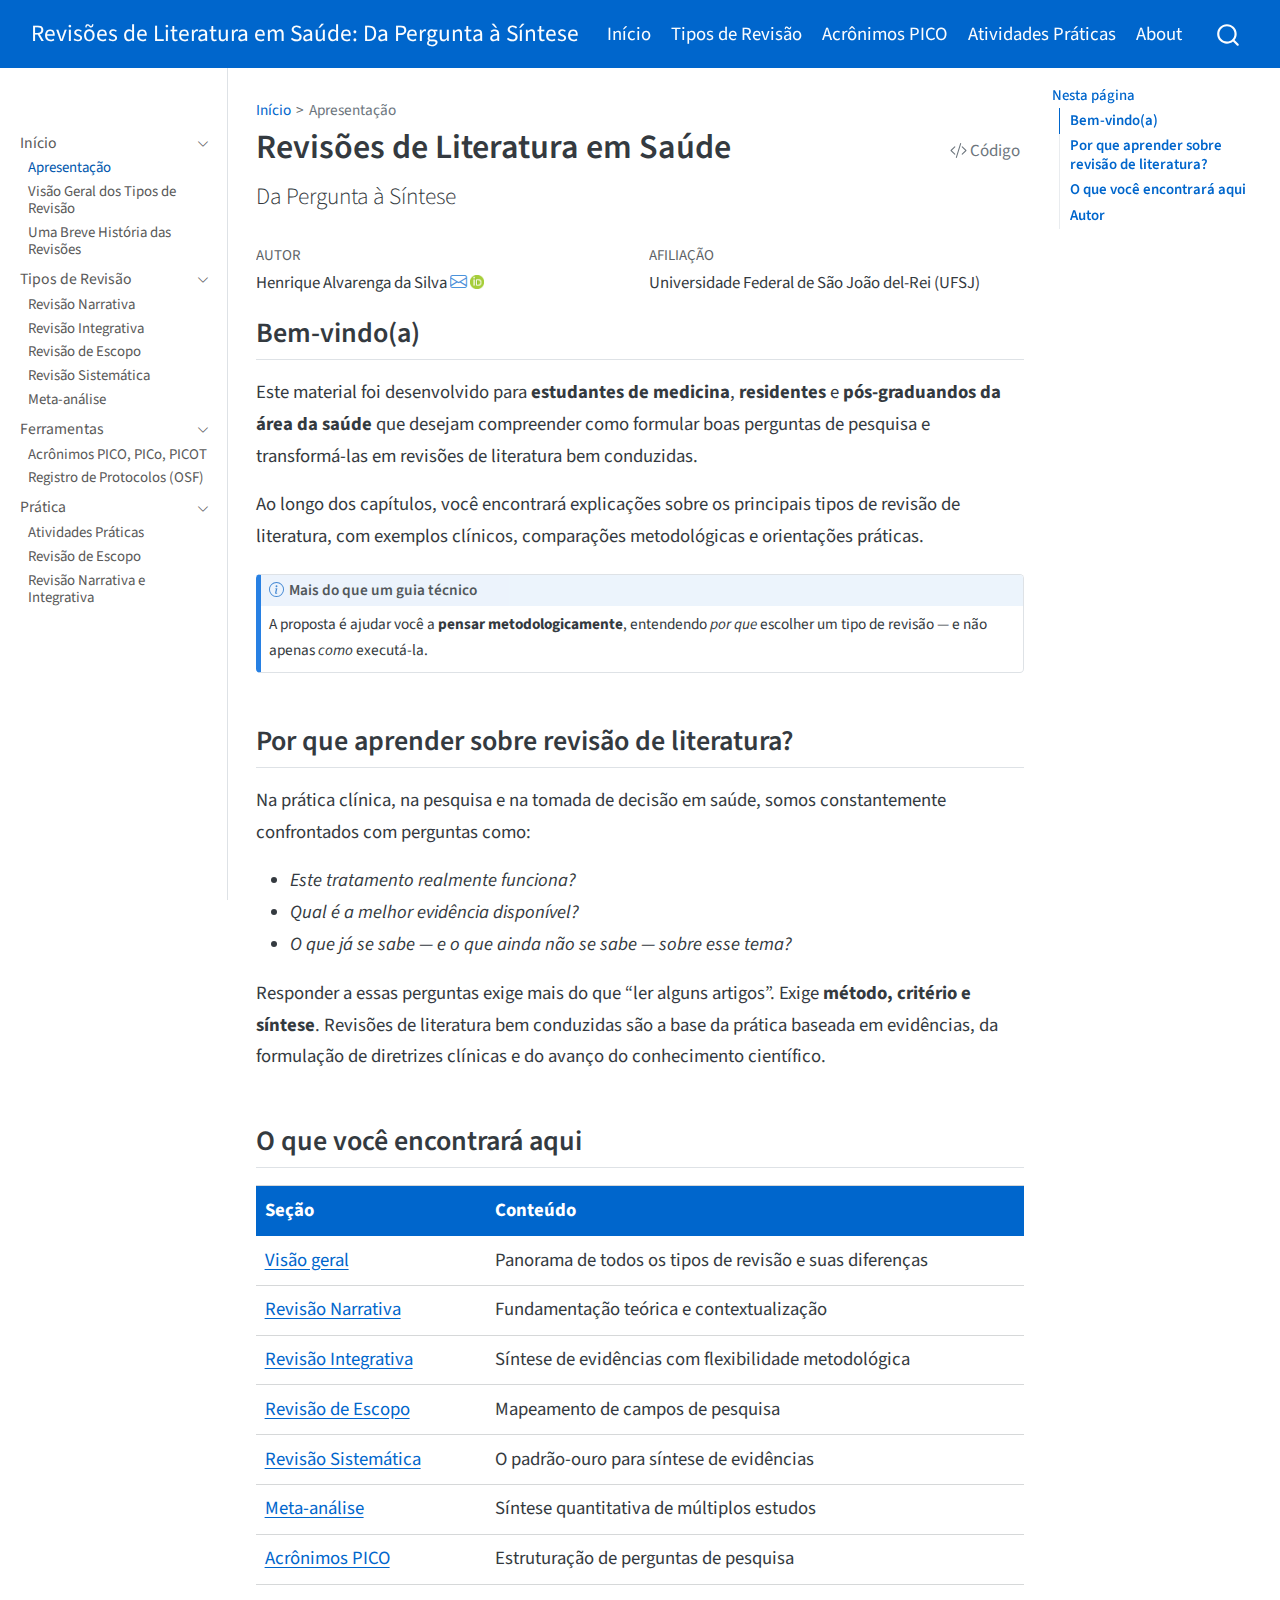
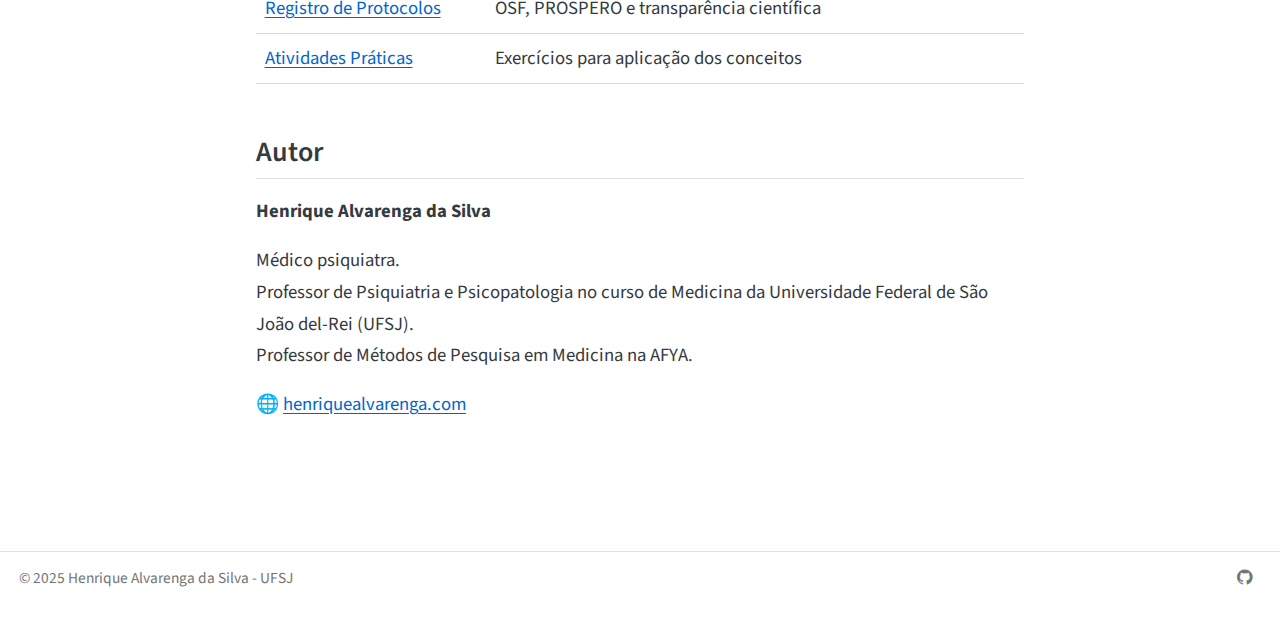
<file: docs/index.html>
<!DOCTYPE html>
<html xmlns="http://www.w3.org/1999/xhtml" lang="pt-BR" xml:lang="pt-BR"><head>

<meta charset="utf-8">
<meta name="generator" content="quarto-1.8.26">

<meta name="viewport" content="width=device-width, initial-scale=1.0, user-scalable=yes">

<meta name="author" content="Henrique Alvarenga da Silva">

<title>Revisões de Literatura em Saúde – Revisões de Literatura em Saúde: Da Pergunta à Síntese</title>
<style>
code{white-space: pre-wrap;}
span.smallcaps{font-variant: small-caps;}
div.columns{display: flex; gap: min(4vw, 1.5em);}
div.column{flex: auto; overflow-x: auto;}
div.hanging-indent{margin-left: 1.5em; text-indent: -1.5em;}
ul.task-list{list-style: none;}
ul.task-list li input[type="checkbox"] {
  width: 0.8em;
  margin: 0 0.8em 0.2em -1em; /* quarto-specific, see https://github.com/quarto-dev/quarto-cli/issues/4556 */ 
  vertical-align: middle;
}
/* CSS for syntax highlighting */
html { -webkit-text-size-adjust: 100%; }
pre > code.sourceCode { white-space: pre; position: relative; }
pre > code.sourceCode > span { display: inline-block; line-height: 1.25; }
pre > code.sourceCode > span:empty { height: 1.2em; }
.sourceCode { overflow: visible; }
code.sourceCode > span { color: inherit; text-decoration: inherit; }
div.sourceCode { margin: 1em 0; }
pre.sourceCode { margin: 0; }
@media screen {
div.sourceCode { overflow: auto; }
}
@media print {
pre > code.sourceCode { white-space: pre-wrap; }
pre > code.sourceCode > span { text-indent: -5em; padding-left: 5em; }
}
pre.numberSource code
  { counter-reset: source-line 0; }
pre.numberSource code > span
  { position: relative; left: -4em; counter-increment: source-line; }
pre.numberSource code > span > a:first-child::before
  { content: counter(source-line);
    position: relative; left: -1em; text-align: right; vertical-align: baseline;
    border: none; display: inline-block;
    -webkit-touch-callout: none; -webkit-user-select: none;
    -khtml-user-select: none; -moz-user-select: none;
    -ms-user-select: none; user-select: none;
    padding: 0 4px; width: 4em;
  }
pre.numberSource { margin-left: 3em;  padding-left: 4px; }
div.sourceCode
  {   }
@media screen {
pre > code.sourceCode > span > a:first-child::before { text-decoration: underline; }
}
</style>


<script src="site_libs/quarto-nav/quarto-nav.js"></script>
<script src="site_libs/quarto-nav/headroom.min.js"></script>
<script src="site_libs/clipboard/clipboard.min.js"></script>
<script src="site_libs/quarto-search/autocomplete.umd.js"></script>
<script src="site_libs/quarto-search/fuse.min.js"></script>
<script src="site_libs/quarto-search/quarto-search.js"></script>
<meta name="quarto:offset" content="./">
<link href="./favicon.ico" rel="icon">
<script src="site_libs/quarto-html/quarto.js" type="module"></script>
<script src="site_libs/quarto-html/tabsets/tabsets.js" type="module"></script>
<script src="site_libs/quarto-html/axe/axe-check.js" type="module"></script>
<script src="site_libs/quarto-html/popper.min.js"></script>
<script src="site_libs/quarto-html/tippy.umd.min.js"></script>
<script src="site_libs/quarto-html/anchor.min.js"></script>
<link href="site_libs/quarto-html/tippy.css" rel="stylesheet">
<link href="site_libs/quarto-html/quarto-syntax-highlighting-587c61ba64f3a5504c4d52d930310e48.css" rel="stylesheet" id="quarto-text-highlighting-styles">
<script src="site_libs/bootstrap/bootstrap.min.js"></script>
<link href="site_libs/bootstrap/bootstrap-icons.css" rel="stylesheet">
<link href="site_libs/bootstrap/bootstrap-56346452e88ae1a5de58ede422006661.min.css" rel="stylesheet" append-hash="true" id="quarto-bootstrap" data-mode="light">
<script id="quarto-search-options" type="application/json">{
  "location": "navbar",
  "copy-button": false,
  "collapse-after": 3,
  "panel-placement": "end",
  "type": "overlay",
  "limit": 50,
  "keyboard-shortcut": [
    "f",
    "/",
    "s"
  ],
  "show-item-context": false,
  "language": {
    "search-no-results-text": "Nenhum resultado",
    "search-matching-documents-text": "documentos correspondentes",
    "search-copy-link-title": "Copiar link para a busca",
    "search-hide-matches-text": "Esconder correspondências adicionais",
    "search-more-match-text": "mais correspondência neste documento",
    "search-more-matches-text": "mais correspondências neste documento",
    "search-clear-button-title": "Limpar",
    "search-text-placeholder": "",
    "search-detached-cancel-button-title": "Cancelar",
    "search-submit-button-title": "Enviar",
    "search-label": "Procurar"
  }
}</script>
<style>html{ scroll-behavior: smooth; }</style>


<link rel="stylesheet" href="styles.css">
</head>

<body class="nav-sidebar docked nav-fixed quarto-light">

<div id="quarto-search-results"></div>
  <header id="quarto-header" class="headroom fixed-top">
    <nav class="navbar navbar-expand-lg " data-bs-theme="dark">
      <div class="navbar-container container-fluid">
      <div class="navbar-brand-container mx-auto">
    <a class="navbar-brand" href="./index.html">
    <span class="navbar-title">Revisões de Literatura em Saúde: Da Pergunta à Síntese</span>
    </a>
  </div>
            <div id="quarto-search" class="" title="Procurar"></div>
          <button class="navbar-toggler" type="button" data-bs-toggle="collapse" data-bs-target="#navbarCollapse" aria-controls="navbarCollapse" role="menu" aria-expanded="false" aria-label="Alternar de navegação" onclick="if (window.quartoToggleHeadroom) { window.quartoToggleHeadroom(); }">
  <span class="navbar-toggler-icon"></span>
</button>
          <div class="collapse navbar-collapse" id="navbarCollapse">
            <ul class="navbar-nav navbar-nav-scroll me-auto">
  <li class="nav-item">
    <a class="nav-link active" href="./index.html" aria-current="page"> 
<span class="menu-text">Início</span></a>
  </li>  
  <li class="nav-item">
    <a class="nav-link" href="./01-introducao.html"> 
<span class="menu-text">Tipos de Revisão</span></a>
  </li>  
  <li class="nav-item">
    <a class="nav-link" href="./07-acronimos-pico.html"> 
<span class="menu-text">Acrônimos PICO</span></a>
  </li>  
  <li class="nav-item">
    <a class="nav-link" href="./09-pratica-0.html"> 
<span class="menu-text">Atividades Práticas</span></a>
  </li>  
  <li class="nav-item">
    <a class="nav-link" href="./About.html"> 
<span class="menu-text">About</span></a>
  </li>  
</ul>
          </div> <!-- /navcollapse -->
            <div class="quarto-navbar-tools">
</div>
      </div> <!-- /container-fluid -->
    </nav>
  <nav class="quarto-secondary-nav">
    <div class="container-fluid d-flex">
      <button type="button" class="quarto-btn-toggle btn" data-bs-toggle="collapse" role="button" data-bs-target=".quarto-sidebar-collapse-item" aria-controls="quarto-sidebar" aria-expanded="false" aria-label="Alternar barra lateral" onclick="if (window.quartoToggleHeadroom) { window.quartoToggleHeadroom(); }">
        <i class="bi bi-layout-text-sidebar-reverse"></i>
      </button>
        <nav class="quarto-page-breadcrumbs" aria-label="breadcrumb"><ol class="breadcrumb"><li class="breadcrumb-item"><a href="./index.html">Início</a></li><li class="breadcrumb-item"><a href="./index.html">Apresentação</a></li></ol></nav>
        <a class="flex-grow-1" role="navigation" data-bs-toggle="collapse" data-bs-target=".quarto-sidebar-collapse-item" aria-controls="quarto-sidebar" aria-expanded="false" aria-label="Alternar barra lateral" onclick="if (window.quartoToggleHeadroom) { window.quartoToggleHeadroom(); }">      
        </a>
      <button type="button" class="btn quarto-search-button" aria-label="Procurar" onclick="window.quartoOpenSearch();">
        <i class="bi bi-search"></i>
      </button>
    </div>
  </nav>
</header>
<!-- content -->
<div id="quarto-content" class="quarto-container page-columns page-rows-contents page-layout-article page-navbar">
<!-- sidebar -->
  <nav id="quarto-sidebar" class="sidebar collapse collapse-horizontal quarto-sidebar-collapse-item sidebar-navigation docked overflow-auto">
        <div class="mt-2 flex-shrink-0 align-items-center">
        <div class="sidebar-search">
        <div id="quarto-search" class="" title="Procurar"></div>
        </div>
        </div>
    <div class="sidebar-menu-container"> 
    <ul class="list-unstyled mt-1">
        <li class="sidebar-item sidebar-item-section">
      <div class="sidebar-item-container"> 
            <a class="sidebar-item-text sidebar-link text-start" data-bs-toggle="collapse" data-bs-target="#quarto-sidebar-section-1" role="navigation" aria-expanded="true">
 <span class="menu-text">Início</span></a>
          <a class="sidebar-item-toggle text-start" data-bs-toggle="collapse" data-bs-target="#quarto-sidebar-section-1" role="navigation" aria-expanded="true" aria-label="Alternar seção">
            <i class="bi bi-chevron-right ms-2"></i>
          </a> 
      </div>
      <ul id="quarto-sidebar-section-1" class="collapse list-unstyled sidebar-section depth1 show">  
          <li class="sidebar-item">
  <div class="sidebar-item-container"> 
  <a href="./index.html" class="sidebar-item-text sidebar-link active">
 <span class="menu-text">Apresentação</span></a>
  </div>
</li>
          <li class="sidebar-item">
  <div class="sidebar-item-container"> 
  <a href="./01-introducao.html" class="sidebar-item-text sidebar-link">
 <span class="menu-text">Visão Geral dos Tipos de Revisão</span></a>
  </div>
</li>
          <li class="sidebar-item">
  <div class="sidebar-item-container"> 
  <a href="./01.1-historia.html" class="sidebar-item-text sidebar-link">
 <span class="menu-text">Uma Breve História das Revisões</span></a>
  </div>
</li>
      </ul>
  </li>
        <li class="sidebar-item sidebar-item-section">
      <div class="sidebar-item-container"> 
            <a class="sidebar-item-text sidebar-link text-start" data-bs-toggle="collapse" data-bs-target="#quarto-sidebar-section-2" role="navigation" aria-expanded="true">
 <span class="menu-text">Tipos de Revisão</span></a>
          <a class="sidebar-item-toggle text-start" data-bs-toggle="collapse" data-bs-target="#quarto-sidebar-section-2" role="navigation" aria-expanded="true" aria-label="Alternar seção">
            <i class="bi bi-chevron-right ms-2"></i>
          </a> 
      </div>
      <ul id="quarto-sidebar-section-2" class="collapse list-unstyled sidebar-section depth1 show">  
          <li class="sidebar-item">
  <div class="sidebar-item-container"> 
  <a href="./02-revisao-narrativa.html" class="sidebar-item-text sidebar-link">
 <span class="menu-text">Revisão Narrativa</span></a>
  </div>
</li>
          <li class="sidebar-item">
  <div class="sidebar-item-container"> 
  <a href="./03-revisao-integrativa.html" class="sidebar-item-text sidebar-link">
 <span class="menu-text">Revisão Integrativa</span></a>
  </div>
</li>
          <li class="sidebar-item">
  <div class="sidebar-item-container"> 
  <a href="./04-revisao-escopo.html" class="sidebar-item-text sidebar-link">
 <span class="menu-text">Revisão de Escopo</span></a>
  </div>
</li>
          <li class="sidebar-item">
  <div class="sidebar-item-container"> 
  <a href="./05-revisao-sistematica.html" class="sidebar-item-text sidebar-link">
 <span class="menu-text">Revisão Sistemática</span></a>
  </div>
</li>
          <li class="sidebar-item">
  <div class="sidebar-item-container"> 
  <a href="./06-metanalise.html" class="sidebar-item-text sidebar-link">
 <span class="menu-text">Meta-análise</span></a>
  </div>
</li>
      </ul>
  </li>
        <li class="sidebar-item sidebar-item-section">
      <div class="sidebar-item-container"> 
            <a class="sidebar-item-text sidebar-link text-start" data-bs-toggle="collapse" data-bs-target="#quarto-sidebar-section-3" role="navigation" aria-expanded="true">
 <span class="menu-text">Ferramentas</span></a>
          <a class="sidebar-item-toggle text-start" data-bs-toggle="collapse" data-bs-target="#quarto-sidebar-section-3" role="navigation" aria-expanded="true" aria-label="Alternar seção">
            <i class="bi bi-chevron-right ms-2"></i>
          </a> 
      </div>
      <ul id="quarto-sidebar-section-3" class="collapse list-unstyled sidebar-section depth1 show">  
          <li class="sidebar-item">
  <div class="sidebar-item-container"> 
  <a href="./07-acronimos-pico.html" class="sidebar-item-text sidebar-link">
 <span class="menu-text">Acrônimos PICO, PICo, PICOT</span></a>
  </div>
</li>
          <li class="sidebar-item">
  <div class="sidebar-item-container"> 
  <a href="./08-registro-osf.html" class="sidebar-item-text sidebar-link">
 <span class="menu-text">Registro de Protocolos (OSF)</span></a>
  </div>
</li>
      </ul>
  </li>
        <li class="sidebar-item sidebar-item-section">
      <div class="sidebar-item-container"> 
            <a class="sidebar-item-text sidebar-link text-start" data-bs-toggle="collapse" data-bs-target="#quarto-sidebar-section-4" role="navigation" aria-expanded="true">
 <span class="menu-text">Prática</span></a>
          <a class="sidebar-item-toggle text-start" data-bs-toggle="collapse" data-bs-target="#quarto-sidebar-section-4" role="navigation" aria-expanded="true" aria-label="Alternar seção">
            <i class="bi bi-chevron-right ms-2"></i>
          </a> 
      </div>
      <ul id="quarto-sidebar-section-4" class="collapse list-unstyled sidebar-section depth1 show">  
          <li class="sidebar-item">
  <div class="sidebar-item-container"> 
  <a href="./09-pratica-0.html" class="sidebar-item-text sidebar-link">
 <span class="menu-text">Atividades Práticas</span></a>
  </div>
</li>
          <li class="sidebar-item">
  <div class="sidebar-item-container"> 
  <a href="./09-pratica-1.html" class="sidebar-item-text sidebar-link">
 <span class="menu-text">Revisão de Escopo</span></a>
  </div>
</li>
          <li class="sidebar-item">
  <div class="sidebar-item-container"> 
  <a href="./09-pratica-2.html" class="sidebar-item-text sidebar-link">
 <span class="menu-text">Revisão Narrativa e Integrativa</span></a>
  </div>
</li>
      </ul>
  </li>
    </ul>
    </div>
</nav>
<div id="quarto-sidebar-glass" class="quarto-sidebar-collapse-item" data-bs-toggle="collapse" data-bs-target=".quarto-sidebar-collapse-item"></div>
<!-- margin-sidebar -->
    <div id="quarto-margin-sidebar" class="sidebar margin-sidebar">
        <nav id="TOC" role="doc-toc" class="toc-active">
    <h2 id="toc-title">Nesta página</h2>
   
  <ul>
  <li><a href="#bem-vindoa" id="toc-bem-vindoa" class="nav-link active" data-scroll-target="#bem-vindoa">Bem-vindo(a)</a></li>
  <li><a href="#por-que-aprender-sobre-revisão-de-literatura" id="toc-por-que-aprender-sobre-revisão-de-literatura" class="nav-link" data-scroll-target="#por-que-aprender-sobre-revisão-de-literatura">Por que aprender sobre revisão de literatura?</a></li>
  <li><a href="#o-que-você-encontrará-aqui" id="toc-o-que-você-encontrará-aqui" class="nav-link" data-scroll-target="#o-que-você-encontrará-aqui">O que você encontrará aqui</a></li>
  <li><a href="#autor" id="toc-autor" class="nav-link" data-scroll-target="#autor">Autor</a></li>
  </ul>
</nav>
    </div>
<!-- main -->
<main class="content" id="quarto-document-content">

<header id="title-block-header" class="quarto-title-block default"><nav class="quarto-page-breadcrumbs quarto-title-breadcrumbs d-none d-lg-block" aria-label="breadcrumb"><ol class="breadcrumb"><li class="breadcrumb-item"><a href="./index.html">Início</a></li><li class="breadcrumb-item"><a href="./index.html">Apresentação</a></li></ol></nav>
<div class="quarto-title">
<div class="quarto-title-block"><div><h1 class="title">Revisões de Literatura em Saúde</h1><button type="button" class="btn code-tools-button" id="quarto-code-tools-source"><i class="bi"></i> Código</button></div></div>
<p class="subtitle lead">Da Pergunta à Síntese</p>
</div>


<div class="quarto-title-meta-author">
  <div class="quarto-title-meta-heading">Autor</div>
  <div class="quarto-title-meta-heading">Afiliação</div>
  
    <div class="quarto-title-meta-contents">
    <p class="author">Henrique Alvarenga da Silva <a href="mailto:henriquealvarenga@ufsj.edu.br" class="quarto-title-author-email"><i class="bi bi-envelope"></i></a> <a href="https://orcid.org/0000-0001-9799-5240" class="quarto-title-author-orcid"> <img src="[data-uri]"></a></p>
  </div>
  <div class="quarto-title-meta-contents">
        <p class="affiliation">
            Universidade Federal de São João del-Rei (UFSJ)
          </p>
      </div>
  </div>

<div class="quarto-title-meta">

      
  
    
  </div>
  


</header>


<section id="bem-vindoa" class="level2">
<h2 class="anchored" data-anchor-id="bem-vindoa">Bem-vindo(a)</h2>
<p>Este material foi desenvolvido para <strong>estudantes de medicina</strong>, <strong>residentes</strong> e <strong>pós-graduandos da área da saúde</strong> que desejam compreender como formular boas perguntas de pesquisa e transformá-las em revisões de literatura bem conduzidas.</p>
<p>Ao longo dos capítulos, você encontrará explicações sobre os principais tipos de revisão de literatura, com exemplos clínicos, comparações metodológicas e orientações práticas.</p>
<div class="callout callout-style-default callout-note callout-titled">
<div class="callout-header d-flex align-content-center">
<div class="callout-icon-container">
<i class="callout-icon"></i>
</div>
<div class="callout-title-container flex-fill">
<span class="screen-reader-only">Nota</span>Mais do que um guia técnico
</div>
</div>
<div class="callout-body-container callout-body">
<p>A proposta é ajudar você a <strong>pensar metodologicamente</strong>, entendendo <em>por que</em> escolher um tipo de revisão — e não apenas <em>como</em> executá-la.</p>
</div>
</div>
</section>
<section id="por-que-aprender-sobre-revisão-de-literatura" class="level2">
<h2 class="anchored" data-anchor-id="por-que-aprender-sobre-revisão-de-literatura">Por que aprender sobre revisão de literatura?</h2>
<p>Na prática clínica, na pesquisa e na tomada de decisão em saúde, somos constantemente confrontados com perguntas como:</p>
<ul>
<li><em>Este tratamento realmente funciona?</em></li>
<li><em>Qual é a melhor evidência disponível?</em></li>
<li><em>O que já se sabe — e o que ainda não se sabe — sobre esse tema?</em></li>
</ul>
<p>Responder a essas perguntas exige mais do que “ler alguns artigos”. Exige <strong>método, critério e síntese</strong>. Revisões de literatura bem conduzidas são a base da prática baseada em evidências, da formulação de diretrizes clínicas e do avanço do conhecimento científico.</p>
</section>
<section id="o-que-você-encontrará-aqui" class="level2">
<h2 class="anchored" data-anchor-id="o-que-você-encontrará-aqui">O que você encontrará aqui</h2>
<table class="caption-top table">
<thead>
<tr class="header">
<th>Seção</th>
<th>Conteúdo</th>
</tr>
</thead>
<tbody>
<tr class="odd">
<td><a href="./01-introducao.html">Visão geral</a></td>
<td>Panorama de todos os tipos de revisão e suas diferenças</td>
</tr>
<tr class="even">
<td><a href="./02-revisao-narrativa.html">Revisão Narrativa</a></td>
<td>Fundamentação teórica e contextualização</td>
</tr>
<tr class="odd">
<td><a href="./03-revisao-integrativa.html">Revisão Integrativa</a></td>
<td>Síntese de evidências com flexibilidade metodológica</td>
</tr>
<tr class="even">
<td><a href="./04-revisao-escopo.html">Revisão de Escopo</a></td>
<td>Mapeamento de campos de pesquisa</td>
</tr>
<tr class="odd">
<td><a href="./05-revisao-sistematica.html">Revisão Sistemática</a></td>
<td>O padrão-ouro para síntese de evidências</td>
</tr>
<tr class="even">
<td><a href="./06-metanalise.html">Meta-análise</a></td>
<td>Síntese quantitativa de múltiplos estudos</td>
</tr>
<tr class="odd">
<td><a href="./07-acronimos-pico.html">Acrônimos PICO</a></td>
<td>Estruturação de perguntas de pesquisa</td>
</tr>
<tr class="even">
<td><a href="./08-registro-osf.html">Registro de Protocolos</a></td>
<td>OSF, PROSPERO e transparência científica</td>
</tr>
<tr class="odd">
<td><a href="./09-pratica-0.html">Atividades Práticas</a></td>
<td>Exercícios para aplicação dos conceitos</td>
</tr>
</tbody>
</table>
</section>
<section id="autor" class="level2">
<h2 class="anchored" data-anchor-id="autor">Autor</h2>
<p><strong>Henrique Alvarenga da Silva</strong></p>
<p>Médico psiquiatra.<br>
Professor de Psiquiatria e Psicopatologia no curso de Medicina da Universidade Federal de São João del-Rei (UFSJ).<br>
Professor de Métodos de Pesquisa em Medicina na AFYA.</p>
<p>🌐 <a href="https://www.henriquealvarenga.com">henriquealvarenga.com</a></p>


<!-- -->

</section>

</main> <!-- /main -->
<script id="quarto-html-after-body" type="application/javascript">
  window.document.addEventListener("DOMContentLoaded", function (event) {
    const icon = "";
    const anchorJS = new window.AnchorJS();
    anchorJS.options = {
      placement: 'right',
      icon: icon
    };
    anchorJS.add('.anchored');
    const isCodeAnnotation = (el) => {
      for (const clz of el.classList) {
        if (clz.startsWith('code-annotation-')) {                     
          return true;
        }
      }
      return false;
    }
    const onCopySuccess = function(e) {
      // button target
      const button = e.trigger;
      // don't keep focus
      button.blur();
      // flash "checked"
      button.classList.add('code-copy-button-checked');
      var currentTitle = button.getAttribute("title");
      button.setAttribute("title", "Copiada");
      let tooltip;
      if (window.bootstrap) {
        button.setAttribute("data-bs-toggle", "tooltip");
        button.setAttribute("data-bs-placement", "left");
        button.setAttribute("data-bs-title", "Copiada");
        tooltip = new bootstrap.Tooltip(button, 
          { trigger: "manual", 
            customClass: "code-copy-button-tooltip",
            offset: [0, -8]});
        tooltip.show();    
      }
      setTimeout(function() {
        if (tooltip) {
          tooltip.hide();
          button.removeAttribute("data-bs-title");
          button.removeAttribute("data-bs-toggle");
          button.removeAttribute("data-bs-placement");
        }
        button.setAttribute("title", currentTitle);
        button.classList.remove('code-copy-button-checked');
      }, 1000);
      // clear code selection
      e.clearSelection();
    }
    const getTextToCopy = function(trigger) {
      const outerScaffold = trigger.parentElement.cloneNode(true);
      const codeEl = outerScaffold.querySelector('code');
      for (const childEl of codeEl.children) {
        if (isCodeAnnotation(childEl)) {
          childEl.remove();
        }
      }
      return codeEl.innerText;
    }
    const clipboard = new window.ClipboardJS('.code-copy-button:not([data-in-quarto-modal])', {
      text: getTextToCopy
    });
    clipboard.on('success', onCopySuccess);
    if (window.document.getElementById('quarto-embedded-source-code-modal')) {
      const clipboardModal = new window.ClipboardJS('.code-copy-button[data-in-quarto-modal]', {
        text: getTextToCopy,
        container: window.document.getElementById('quarto-embedded-source-code-modal')
      });
      clipboardModal.on('success', onCopySuccess);
    }
    const viewSource = window.document.getElementById('quarto-view-source') ||
                       window.document.getElementById('quarto-code-tools-source');
    if (viewSource) {
      const sourceUrl = viewSource.getAttribute("data-quarto-source-url");
      viewSource.addEventListener("click", function(e) {
        if (sourceUrl) {
          // rstudio viewer pane
          if (/\bcapabilities=\b/.test(window.location)) {
            window.open(sourceUrl);
          } else {
            window.location.href = sourceUrl;
          }
        } else {
          const modal = new bootstrap.Modal(document.getElementById('quarto-embedded-source-code-modal'));
          modal.show();
        }
        return false;
      });
    }
    function toggleCodeHandler(show) {
      return function(e) {
        const detailsSrc = window.document.querySelectorAll(".cell > details > .sourceCode");
        for (let i=0; i<detailsSrc.length; i++) {
          const details = detailsSrc[i].parentElement;
          if (show) {
            details.open = true;
          } else {
            details.removeAttribute("open");
          }
        }
        const cellCodeDivs = window.document.querySelectorAll(".cell > .sourceCode");
        const fromCls = show ? "hidden" : "unhidden";
        const toCls = show ? "unhidden" : "hidden";
        for (let i=0; i<cellCodeDivs.length; i++) {
          const codeDiv = cellCodeDivs[i];
          if (codeDiv.classList.contains(fromCls)) {
            codeDiv.classList.remove(fromCls);
            codeDiv.classList.add(toCls);
          } 
        }
        return false;
      }
    }
    const hideAllCode = window.document.getElementById("quarto-hide-all-code");
    if (hideAllCode) {
      hideAllCode.addEventListener("click", toggleCodeHandler(false));
    }
    const showAllCode = window.document.getElementById("quarto-show-all-code");
    if (showAllCode) {
      showAllCode.addEventListener("click", toggleCodeHandler(true));
    }
      var localhostRegex = new RegExp(/^(?:http|https):\/\/localhost\:?[0-9]*\//);
      var mailtoRegex = new RegExp(/^mailto:/);
        var filterRegex = new RegExp("https:\/\/henriquealvarenga\.com");
      var isInternal = (href) => {
          return filterRegex.test(href) || localhostRegex.test(href) || mailtoRegex.test(href);
      }
      // Inspect non-navigation links and adorn them if external
     var links = window.document.querySelectorAll('a[href]:not(.nav-link):not(.navbar-brand):not(.toc-action):not(.sidebar-link):not(.sidebar-item-toggle):not(.pagination-link):not(.no-external):not([aria-hidden]):not(.dropdown-item):not(.quarto-navigation-tool):not(.about-link)');
      for (var i=0; i<links.length; i++) {
        const link = links[i];
        if (!isInternal(link.href)) {
          // undo the damage that might have been done by quarto-nav.js in the case of
          // links that we want to consider external
          if (link.dataset.originalHref !== undefined) {
            link.href = link.dataset.originalHref;
          }
            // target, if specified
            link.setAttribute("target", "_blank");
            if (link.getAttribute("rel") === null) {
              link.setAttribute("rel", "noopener");
            }
        }
      }
    function tippyHover(el, contentFn, onTriggerFn, onUntriggerFn) {
      const config = {
        allowHTML: true,
        maxWidth: 500,
        delay: 100,
        arrow: false,
        appendTo: function(el) {
            return el.parentElement;
        },
        interactive: true,
        interactiveBorder: 10,
        theme: 'quarto',
        placement: 'bottom-start',
      };
      if (contentFn) {
        config.content = contentFn;
      }
      if (onTriggerFn) {
        config.onTrigger = onTriggerFn;
      }
      if (onUntriggerFn) {
        config.onUntrigger = onUntriggerFn;
      }
      window.tippy(el, config); 
    }
    const noterefs = window.document.querySelectorAll('a[role="doc-noteref"]');
    for (var i=0; i<noterefs.length; i++) {
      const ref = noterefs[i];
      tippyHover(ref, function() {
        // use id or data attribute instead here
        let href = ref.getAttribute('data-footnote-href') || ref.getAttribute('href');
        try { href = new URL(href).hash; } catch {}
        const id = href.replace(/^#\/?/, "");
        const note = window.document.getElementById(id);
        if (note) {
          return note.innerHTML;
        } else {
          return "";
        }
      });
    }
    const xrefs = window.document.querySelectorAll('a.quarto-xref');
    const processXRef = (id, note) => {
      // Strip column container classes
      const stripColumnClz = (el) => {
        el.classList.remove("page-full", "page-columns");
        if (el.children) {
          for (const child of el.children) {
            stripColumnClz(child);
          }
        }
      }
      stripColumnClz(note)
      if (id === null || id.startsWith('sec-')) {
        // Special case sections, only their first couple elements
        const container = document.createElement("div");
        if (note.children && note.children.length > 2) {
          container.appendChild(note.children[0].cloneNode(true));
          for (let i = 1; i < note.children.length; i++) {
            const child = note.children[i];
            if (child.tagName === "P" && child.innerText === "") {
              continue;
            } else {
              container.appendChild(child.cloneNode(true));
              break;
            }
          }
          if (window.Quarto?.typesetMath) {
            window.Quarto.typesetMath(container);
          }
          return container.innerHTML
        } else {
          if (window.Quarto?.typesetMath) {
            window.Quarto.typesetMath(note);
          }
          return note.innerHTML;
        }
      } else {
        // Remove any anchor links if they are present
        const anchorLink = note.querySelector('a.anchorjs-link');
        if (anchorLink) {
          anchorLink.remove();
        }
        if (window.Quarto?.typesetMath) {
          window.Quarto.typesetMath(note);
        }
        if (note.classList.contains("callout")) {
          return note.outerHTML;
        } else {
          return note.innerHTML;
        }
      }
    }
    for (var i=0; i<xrefs.length; i++) {
      const xref = xrefs[i];
      tippyHover(xref, undefined, function(instance) {
        instance.disable();
        let url = xref.getAttribute('href');
        let hash = undefined; 
        if (url.startsWith('#')) {
          hash = url;
        } else {
          try { hash = new URL(url).hash; } catch {}
        }
        if (hash) {
          const id = hash.replace(/^#\/?/, "");
          const note = window.document.getElementById(id);
          if (note !== null) {
            try {
              const html = processXRef(id, note.cloneNode(true));
              instance.setContent(html);
            } finally {
              instance.enable();
              instance.show();
            }
          } else {
            // See if we can fetch this
            fetch(url.split('#')[0])
            .then(res => res.text())
            .then(html => {
              const parser = new DOMParser();
              const htmlDoc = parser.parseFromString(html, "text/html");
              const note = htmlDoc.getElementById(id);
              if (note !== null) {
                const html = processXRef(id, note);
                instance.setContent(html);
              } 
            }).finally(() => {
              instance.enable();
              instance.show();
            });
          }
        } else {
          // See if we can fetch a full url (with no hash to target)
          // This is a special case and we should probably do some content thinning / targeting
          fetch(url)
          .then(res => res.text())
          .then(html => {
            const parser = new DOMParser();
            const htmlDoc = parser.parseFromString(html, "text/html");
            const note = htmlDoc.querySelector('main.content');
            if (note !== null) {
              // This should only happen for chapter cross references
              // (since there is no id in the URL)
              // remove the first header
              if (note.children.length > 0 && note.children[0].tagName === "HEADER") {
                note.children[0].remove();
              }
              const html = processXRef(null, note);
              instance.setContent(html);
            } 
          }).finally(() => {
            instance.enable();
            instance.show();
          });
        }
      }, function(instance) {
      });
    }
        let selectedAnnoteEl;
        const selectorForAnnotation = ( cell, annotation) => {
          let cellAttr = 'data-code-cell="' + cell + '"';
          let lineAttr = 'data-code-annotation="' +  annotation + '"';
          const selector = 'span[' + cellAttr + '][' + lineAttr + ']';
          return selector;
        }
        const selectCodeLines = (annoteEl) => {
          const doc = window.document;
          const targetCell = annoteEl.getAttribute("data-target-cell");
          const targetAnnotation = annoteEl.getAttribute("data-target-annotation");
          const annoteSpan = window.document.querySelector(selectorForAnnotation(targetCell, targetAnnotation));
          const lines = annoteSpan.getAttribute("data-code-lines").split(",");
          const lineIds = lines.map((line) => {
            return targetCell + "-" + line;
          })
          let top = null;
          let height = null;
          let parent = null;
          if (lineIds.length > 0) {
              //compute the position of the single el (top and bottom and make a div)
              const el = window.document.getElementById(lineIds[0]);
              top = el.offsetTop;
              height = el.offsetHeight;
              parent = el.parentElement.parentElement;
            if (lineIds.length > 1) {
              const lastEl = window.document.getElementById(lineIds[lineIds.length - 1]);
              const bottom = lastEl.offsetTop + lastEl.offsetHeight;
              height = bottom - top;
            }
            if (top !== null && height !== null && parent !== null) {
              // cook up a div (if necessary) and position it 
              let div = window.document.getElementById("code-annotation-line-highlight");
              if (div === null) {
                div = window.document.createElement("div");
                div.setAttribute("id", "code-annotation-line-highlight");
                div.style.position = 'absolute';
                parent.appendChild(div);
              }
              div.style.top = top - 2 + "px";
              div.style.height = height + 4 + "px";
              div.style.left = 0;
              let gutterDiv = window.document.getElementById("code-annotation-line-highlight-gutter");
              if (gutterDiv === null) {
                gutterDiv = window.document.createElement("div");
                gutterDiv.setAttribute("id", "code-annotation-line-highlight-gutter");
                gutterDiv.style.position = 'absolute';
                const codeCell = window.document.getElementById(targetCell);
                const gutter = codeCell.querySelector('.code-annotation-gutter');
                gutter.appendChild(gutterDiv);
              }
              gutterDiv.style.top = top - 2 + "px";
              gutterDiv.style.height = height + 4 + "px";
            }
            selectedAnnoteEl = annoteEl;
          }
        };
        const unselectCodeLines = () => {
          const elementsIds = ["code-annotation-line-highlight", "code-annotation-line-highlight-gutter"];
          elementsIds.forEach((elId) => {
            const div = window.document.getElementById(elId);
            if (div) {
              div.remove();
            }
          });
          selectedAnnoteEl = undefined;
        };
          // Handle positioning of the toggle
      window.addEventListener(
        "resize",
        throttle(() => {
          elRect = undefined;
          if (selectedAnnoteEl) {
            selectCodeLines(selectedAnnoteEl);
          }
        }, 10)
      );
      function throttle(fn, ms) {
      let throttle = false;
      let timer;
        return (...args) => {
          if(!throttle) { // first call gets through
              fn.apply(this, args);
              throttle = true;
          } else { // all the others get throttled
              if(timer) clearTimeout(timer); // cancel #2
              timer = setTimeout(() => {
                fn.apply(this, args);
                timer = throttle = false;
              }, ms);
          }
        };
      }
        // Attach click handler to the DT
        const annoteDls = window.document.querySelectorAll('dt[data-target-cell]');
        for (const annoteDlNode of annoteDls) {
          annoteDlNode.addEventListener('click', (event) => {
            const clickedEl = event.target;
            if (clickedEl !== selectedAnnoteEl) {
              unselectCodeLines();
              const activeEl = window.document.querySelector('dt[data-target-cell].code-annotation-active');
              if (activeEl) {
                activeEl.classList.remove('code-annotation-active');
              }
              selectCodeLines(clickedEl);
              clickedEl.classList.add('code-annotation-active');
            } else {
              // Unselect the line
              unselectCodeLines();
              clickedEl.classList.remove('code-annotation-active');
            }
          });
        }
    const findCites = (el) => {
      const parentEl = el.parentElement;
      if (parentEl) {
        const cites = parentEl.dataset.cites;
        if (cites) {
          return {
            el,
            cites: cites.split(' ')
          };
        } else {
          return findCites(el.parentElement)
        }
      } else {
        return undefined;
      }
    };
    var bibliorefs = window.document.querySelectorAll('a[role="doc-biblioref"]');
    for (var i=0; i<bibliorefs.length; i++) {
      const ref = bibliorefs[i];
      const citeInfo = findCites(ref);
      if (citeInfo) {
        tippyHover(citeInfo.el, function() {
          var popup = window.document.createElement('div');
          citeInfo.cites.forEach(function(cite) {
            var citeDiv = window.document.createElement('div');
            citeDiv.classList.add('hanging-indent');
            citeDiv.classList.add('csl-entry');
            var biblioDiv = window.document.getElementById('ref-' + cite);
            if (biblioDiv) {
              citeDiv.innerHTML = biblioDiv.innerHTML;
            }
            popup.appendChild(citeDiv);
          });
          return popup.innerHTML;
        });
      }
    }
  });
  </script><div class="modal fade" id="quarto-embedded-source-code-modal" tabindex="-1" aria-labelledby="quarto-embedded-source-code-modal-label" aria-hidden="true"><div class="modal-dialog modal-dialog-scrollable"><div class="modal-content"><div class="modal-header"><h5 class="modal-title" id="quarto-embedded-source-code-modal-label">Código fonte</h5><button class="btn-close" data-bs-dismiss="modal"></button></div><div class="modal-body"><div class="">
<div class="code-copy-outer-scaffold"><div class="sourceCode" id="cb1" data-shortcodes="false"><pre class="sourceCode markdown code-with-copy"><code class="sourceCode markdown"><span id="cb1-1"><a href="#cb1-1" aria-hidden="true" tabindex="-1"></a><span class="co">---</span></span>
<span id="cb1-2"><a href="#cb1-2" aria-hidden="true" tabindex="-1"></a><span class="an">title:</span><span class="co"> "Revisões de Literatura em Saúde"</span></span>
<span id="cb1-3"><a href="#cb1-3" aria-hidden="true" tabindex="-1"></a><span class="an">subtitle:</span><span class="co"> "Da Pergunta à Síntese"</span></span>
<span id="cb1-4"><a href="#cb1-4" aria-hidden="true" tabindex="-1"></a><span class="co">---</span></span>
<span id="cb1-5"><a href="#cb1-5" aria-hidden="true" tabindex="-1"></a></span>
<span id="cb1-6"><a href="#cb1-6" aria-hidden="true" tabindex="-1"></a><span class="fu">## Bem-vindo(a)</span></span>
<span id="cb1-7"><a href="#cb1-7" aria-hidden="true" tabindex="-1"></a></span>
<span id="cb1-8"><a href="#cb1-8" aria-hidden="true" tabindex="-1"></a>Este material foi desenvolvido para **estudantes de medicina**, **residentes** e **pós-graduandos da área da saúde** que desejam compreender como formular boas perguntas de pesquisa e transformá-las em revisões de literatura bem conduzidas.</span>
<span id="cb1-9"><a href="#cb1-9" aria-hidden="true" tabindex="-1"></a></span>
<span id="cb1-10"><a href="#cb1-10" aria-hidden="true" tabindex="-1"></a>Ao longo dos capítulos, você encontrará explicações sobre os principais tipos de revisão de literatura, com exemplos clínicos, comparações metodológicas e orientações práticas.</span>
<span id="cb1-11"><a href="#cb1-11" aria-hidden="true" tabindex="-1"></a></span>
<span id="cb1-12"><a href="#cb1-12" aria-hidden="true" tabindex="-1"></a>::: {.callout-note}</span>
<span id="cb1-13"><a href="#cb1-13" aria-hidden="true" tabindex="-1"></a><span class="fu">## Mais do que um guia técnico</span></span>
<span id="cb1-14"><a href="#cb1-14" aria-hidden="true" tabindex="-1"></a>A proposta é ajudar você a **pensar metodologicamente**, entendendo *por que* escolher um tipo de revisão — e não apenas *como* executá-la.</span>
<span id="cb1-15"><a href="#cb1-15" aria-hidden="true" tabindex="-1"></a>:::</span>
<span id="cb1-16"><a href="#cb1-16" aria-hidden="true" tabindex="-1"></a></span>
<span id="cb1-17"><a href="#cb1-17" aria-hidden="true" tabindex="-1"></a><span class="fu">## Por que aprender sobre revisão de literatura?</span></span>
<span id="cb1-18"><a href="#cb1-18" aria-hidden="true" tabindex="-1"></a></span>
<span id="cb1-19"><a href="#cb1-19" aria-hidden="true" tabindex="-1"></a>Na prática clínica, na pesquisa e na tomada de decisão em saúde, somos constantemente confrontados com perguntas como:</span>
<span id="cb1-20"><a href="#cb1-20" aria-hidden="true" tabindex="-1"></a></span>
<span id="cb1-21"><a href="#cb1-21" aria-hidden="true" tabindex="-1"></a><span class="ss">- </span>*Este tratamento realmente funciona?*</span>
<span id="cb1-22"><a href="#cb1-22" aria-hidden="true" tabindex="-1"></a><span class="ss">- </span>*Qual é a melhor evidência disponível?*</span>
<span id="cb1-23"><a href="#cb1-23" aria-hidden="true" tabindex="-1"></a><span class="ss">- </span>*O que já se sabe — e o que ainda não se sabe — sobre esse tema?*</span>
<span id="cb1-24"><a href="#cb1-24" aria-hidden="true" tabindex="-1"></a></span>
<span id="cb1-25"><a href="#cb1-25" aria-hidden="true" tabindex="-1"></a>Responder a essas perguntas exige mais do que "ler alguns artigos". Exige **método, critério e síntese**. Revisões de literatura bem conduzidas são a base da prática baseada em evidências, da formulação de diretrizes clínicas e do avanço do conhecimento científico.</span>
<span id="cb1-26"><a href="#cb1-26" aria-hidden="true" tabindex="-1"></a></span>
<span id="cb1-27"><a href="#cb1-27" aria-hidden="true" tabindex="-1"></a><span class="fu">## O que você encontrará aqui</span></span>
<span id="cb1-28"><a href="#cb1-28" aria-hidden="true" tabindex="-1"></a></span>
<span id="cb1-29"><a href="#cb1-29" aria-hidden="true" tabindex="-1"></a><span class="pp">|</span> Seção <span class="pp">|</span> Conteúdo <span class="pp">|</span></span>
<span id="cb1-30"><a href="#cb1-30" aria-hidden="true" tabindex="-1"></a><span class="pp">|-------|----------|</span></span>
<span id="cb1-31"><a href="#cb1-31" aria-hidden="true" tabindex="-1"></a><span class="pp">|</span> <span class="co">[</span><span class="ot">Visão geral</span><span class="co">](01-introducao.qmd)</span> <span class="pp">|</span> Panorama de todos os tipos de revisão e suas diferenças <span class="pp">|</span></span>
<span id="cb1-32"><a href="#cb1-32" aria-hidden="true" tabindex="-1"></a><span class="pp">|</span> <span class="co">[</span><span class="ot">Revisão Narrativa</span><span class="co">](02-revisao-narrativa.qmd)</span> <span class="pp">|</span> Fundamentação teórica e contextualização <span class="pp">|</span></span>
<span id="cb1-33"><a href="#cb1-33" aria-hidden="true" tabindex="-1"></a><span class="pp">|</span> <span class="co">[</span><span class="ot">Revisão Integrativa</span><span class="co">](03-revisao-integrativa.qmd)</span> <span class="pp">|</span> Síntese de evidências com flexibilidade metodológica <span class="pp">|</span></span>
<span id="cb1-34"><a href="#cb1-34" aria-hidden="true" tabindex="-1"></a><span class="pp">|</span> <span class="co">[</span><span class="ot">Revisão de Escopo</span><span class="co">](04-revisao-escopo.qmd)</span> <span class="pp">|</span> Mapeamento de campos de pesquisa <span class="pp">|</span></span>
<span id="cb1-35"><a href="#cb1-35" aria-hidden="true" tabindex="-1"></a><span class="pp">|</span> <span class="co">[</span><span class="ot">Revisão Sistemática</span><span class="co">](05-revisao-sistematica.qmd)</span> <span class="pp">|</span> O padrão-ouro para síntese de evidências <span class="pp">|</span></span>
<span id="cb1-36"><a href="#cb1-36" aria-hidden="true" tabindex="-1"></a><span class="pp">|</span> <span class="co">[</span><span class="ot">Meta-análise</span><span class="co">](06-metanalise.qmd)</span> <span class="pp">|</span> Síntese quantitativa de múltiplos estudos <span class="pp">|</span></span>
<span id="cb1-37"><a href="#cb1-37" aria-hidden="true" tabindex="-1"></a><span class="pp">|</span> <span class="co">[</span><span class="ot">Acrônimos PICO</span><span class="co">](07-acronimos-pico.qmd)</span> <span class="pp">|</span> Estruturação de perguntas de pesquisa <span class="pp">|</span></span>
<span id="cb1-38"><a href="#cb1-38" aria-hidden="true" tabindex="-1"></a><span class="pp">|</span> <span class="co">[</span><span class="ot">Registro de Protocolos</span><span class="co">](08-registro-osf.qmd)</span> <span class="pp">|</span> OSF, PROSPERO e transparência científica <span class="pp">|</span></span>
<span id="cb1-39"><a href="#cb1-39" aria-hidden="true" tabindex="-1"></a><span class="pp">|</span> <span class="co">[</span><span class="ot">Atividades Práticas</span><span class="co">](09-pratica-0.qmd)</span> <span class="pp">|</span> Exercícios para aplicação dos conceitos <span class="pp">|</span></span>
<span id="cb1-40"><a href="#cb1-40" aria-hidden="true" tabindex="-1"></a></span>
<span id="cb1-41"><a href="#cb1-41" aria-hidden="true" tabindex="-1"></a></span>
<span id="cb1-42"><a href="#cb1-42" aria-hidden="true" tabindex="-1"></a><span class="fu">## Autor</span></span>
<span id="cb1-43"><a href="#cb1-43" aria-hidden="true" tabindex="-1"></a></span>
<span id="cb1-44"><a href="#cb1-44" aria-hidden="true" tabindex="-1"></a>**Henrique Alvarenga da Silva**</span>
<span id="cb1-45"><a href="#cb1-45" aria-hidden="true" tabindex="-1"></a></span>
<span id="cb1-46"><a href="#cb1-46" aria-hidden="true" tabindex="-1"></a>Médico psiquiatra.   </span>
<span id="cb1-47"><a href="#cb1-47" aria-hidden="true" tabindex="-1"></a>Professor de Psiquiatria e Psicopatologia no curso de Medicina da Universidade Federal de São João del-Rei (UFSJ).   </span>
<span id="cb1-48"><a href="#cb1-48" aria-hidden="true" tabindex="-1"></a>Professor de Métodos de Pesquisa em Medicina na AFYA.</span>
<span id="cb1-49"><a href="#cb1-49" aria-hidden="true" tabindex="-1"></a></span>
<span id="cb1-50"><a href="#cb1-50" aria-hidden="true" tabindex="-1"></a>🌐 <span class="co">[</span><span class="ot">henriquealvarenga.com</span><span class="co">](https://www.henriquealvarenga.com)</span></span></code></pre></div><button title="Copiar para a área de transferência" class="code-copy-button" data-in-quarto-modal=""><i class="bi"></i></button></div>
</div></div></div></div></div>
</div> <!-- /content -->
<footer class="footer">
  <div class="nav-footer">
    <div class="nav-footer-left">
<p>© 2025 Henrique Alvarenga da Silva - UFSJ</p>
</div>   
    <div class="nav-footer-center">
      &nbsp;
    </div>
    <div class="nav-footer-right">
      <ul class="footer-items list-unstyled">
    <li class="nav-item compact">
    <a class="nav-link" href="https://henriquealvarenga.com">
      <i class="bi bi-github" role="img">
</i> 
    </a>
  </li>  
</ul>
    </div>
  </div>
</footer>




<script src="site_libs/quarto-html/zenscroll-min.js"></script>
</body></html>
</file>
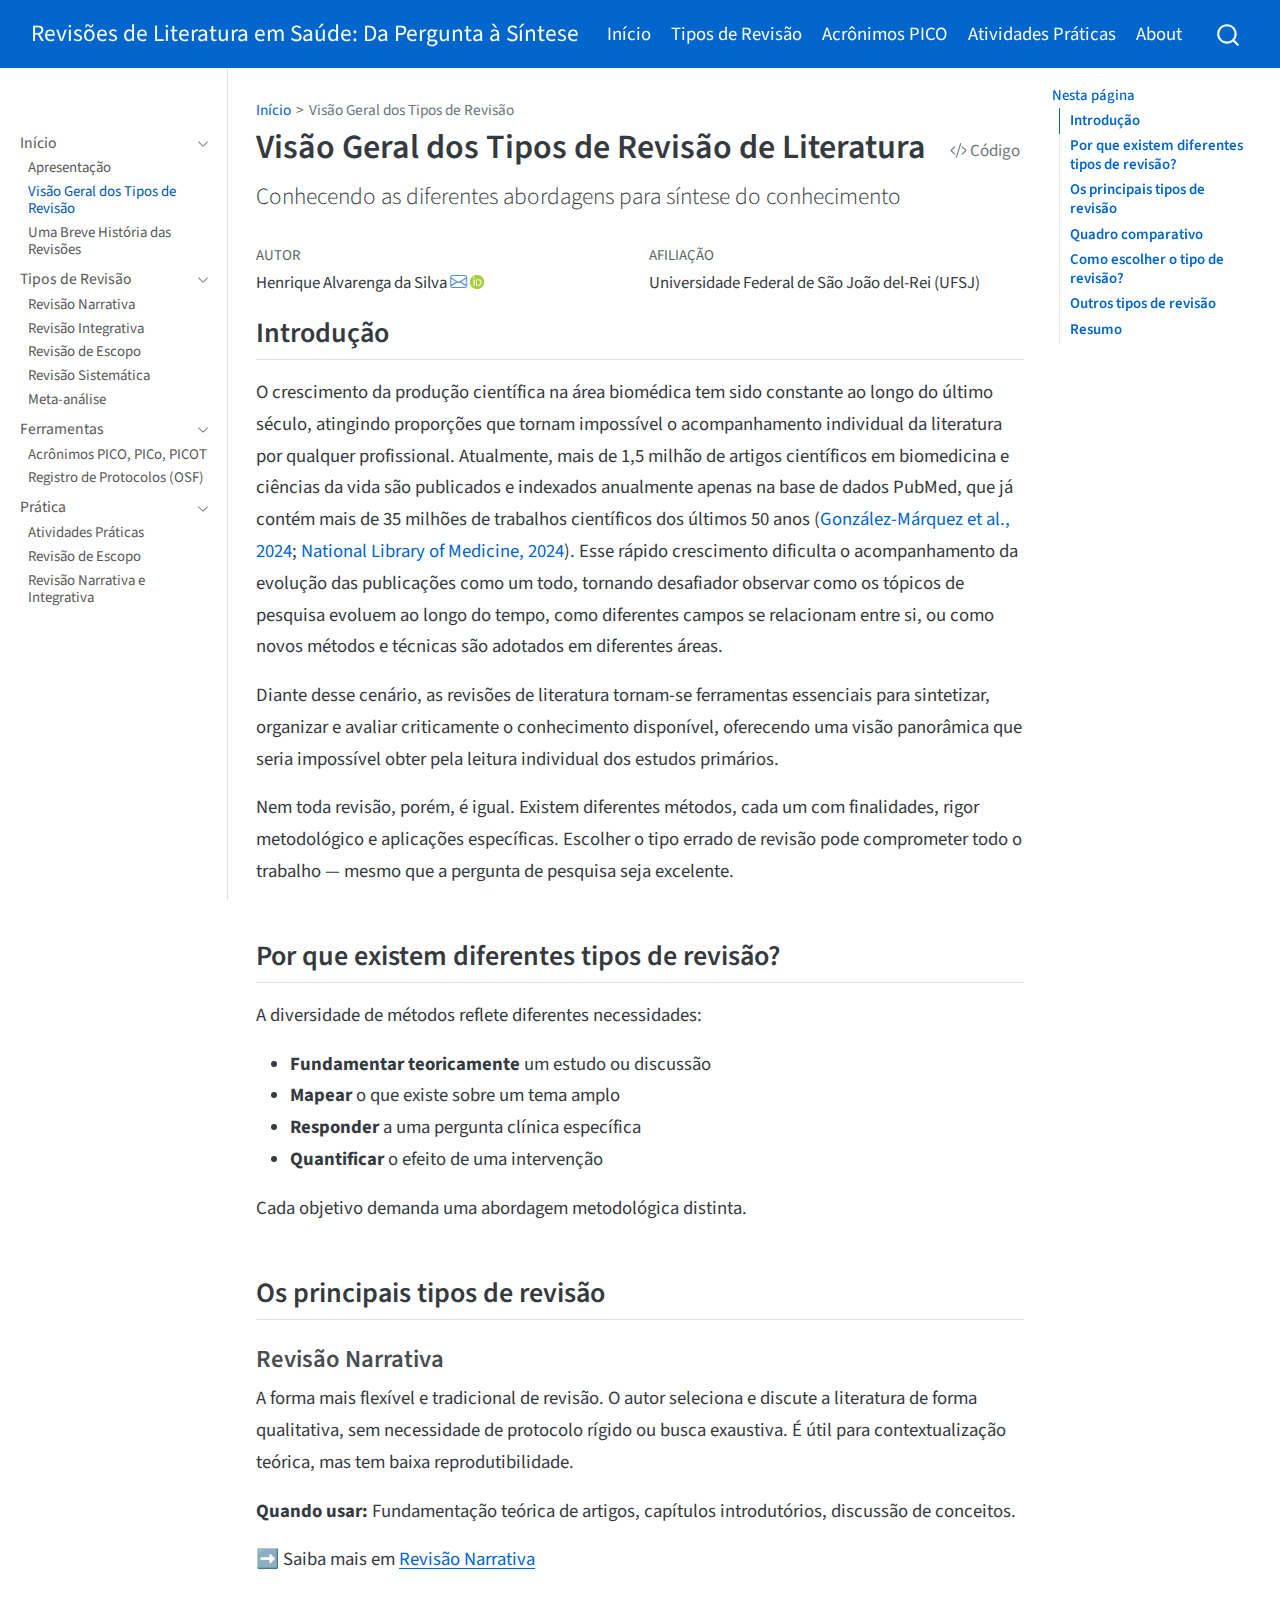
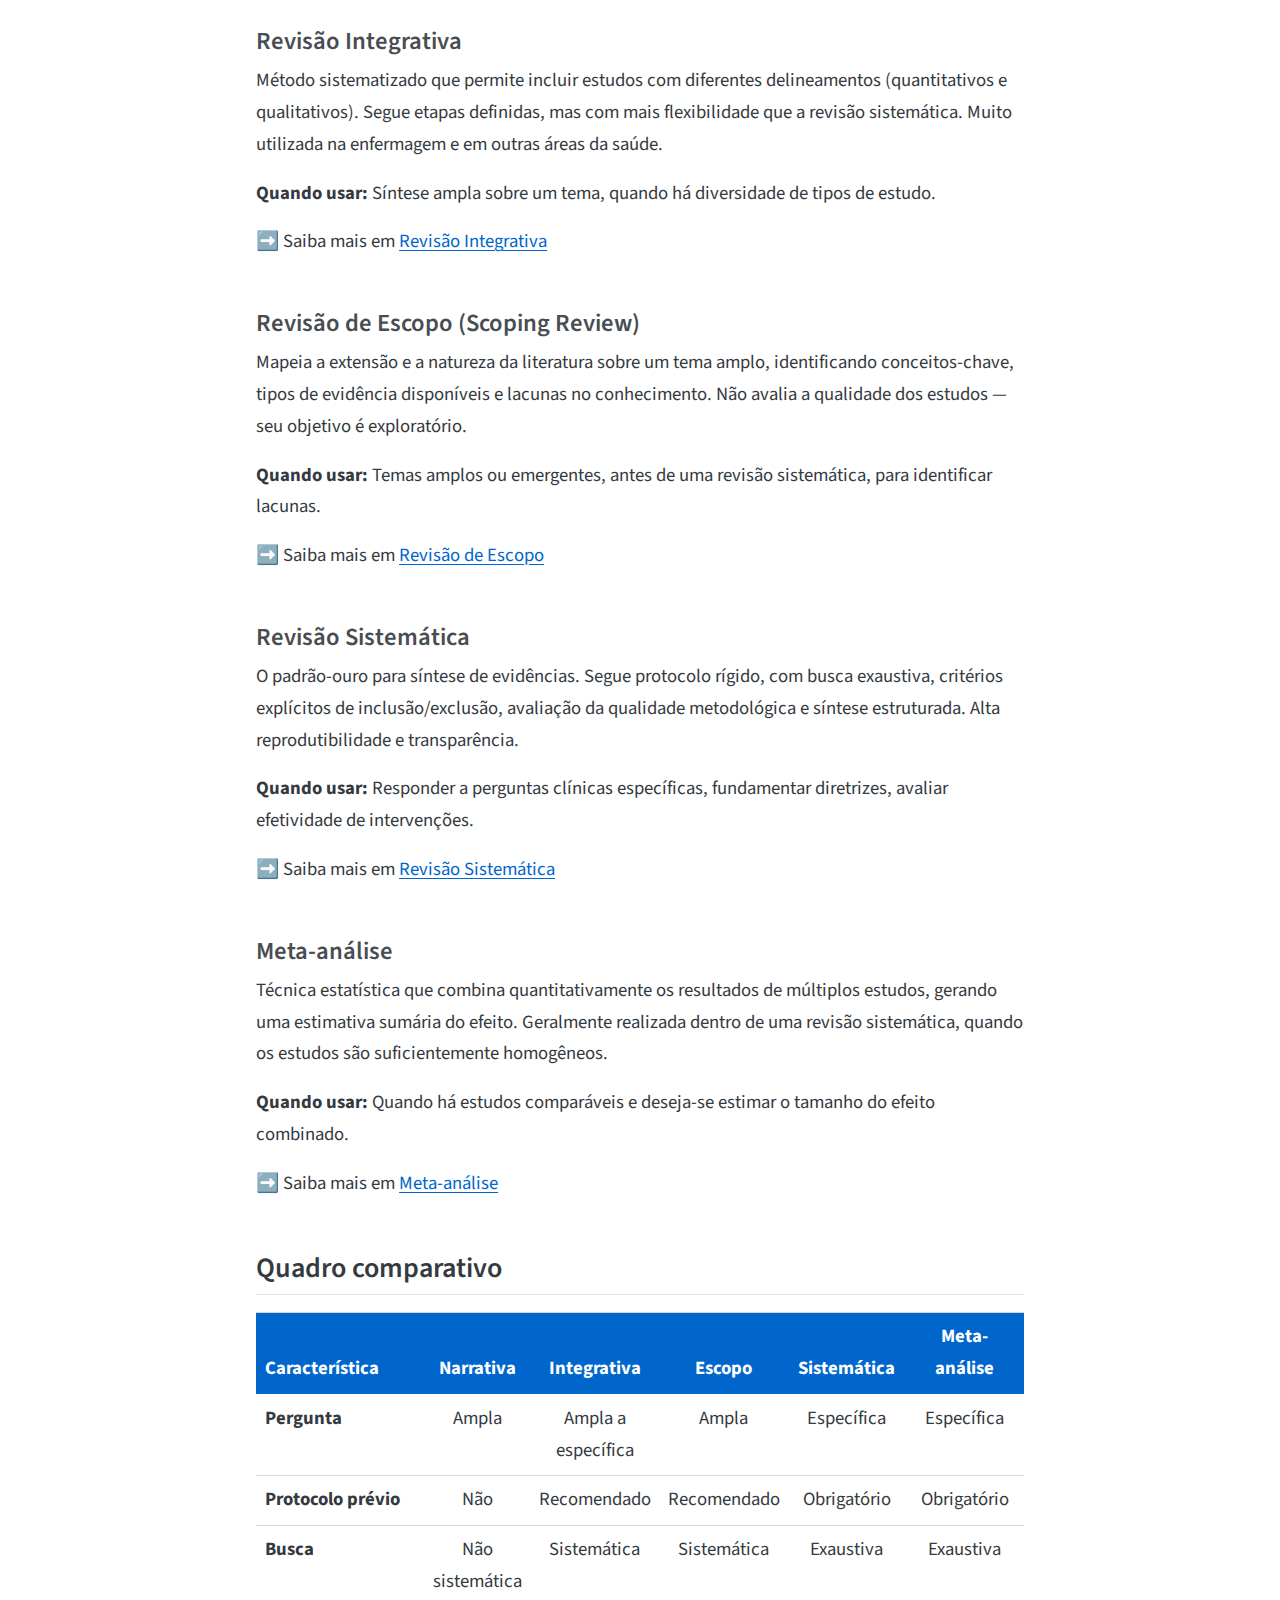
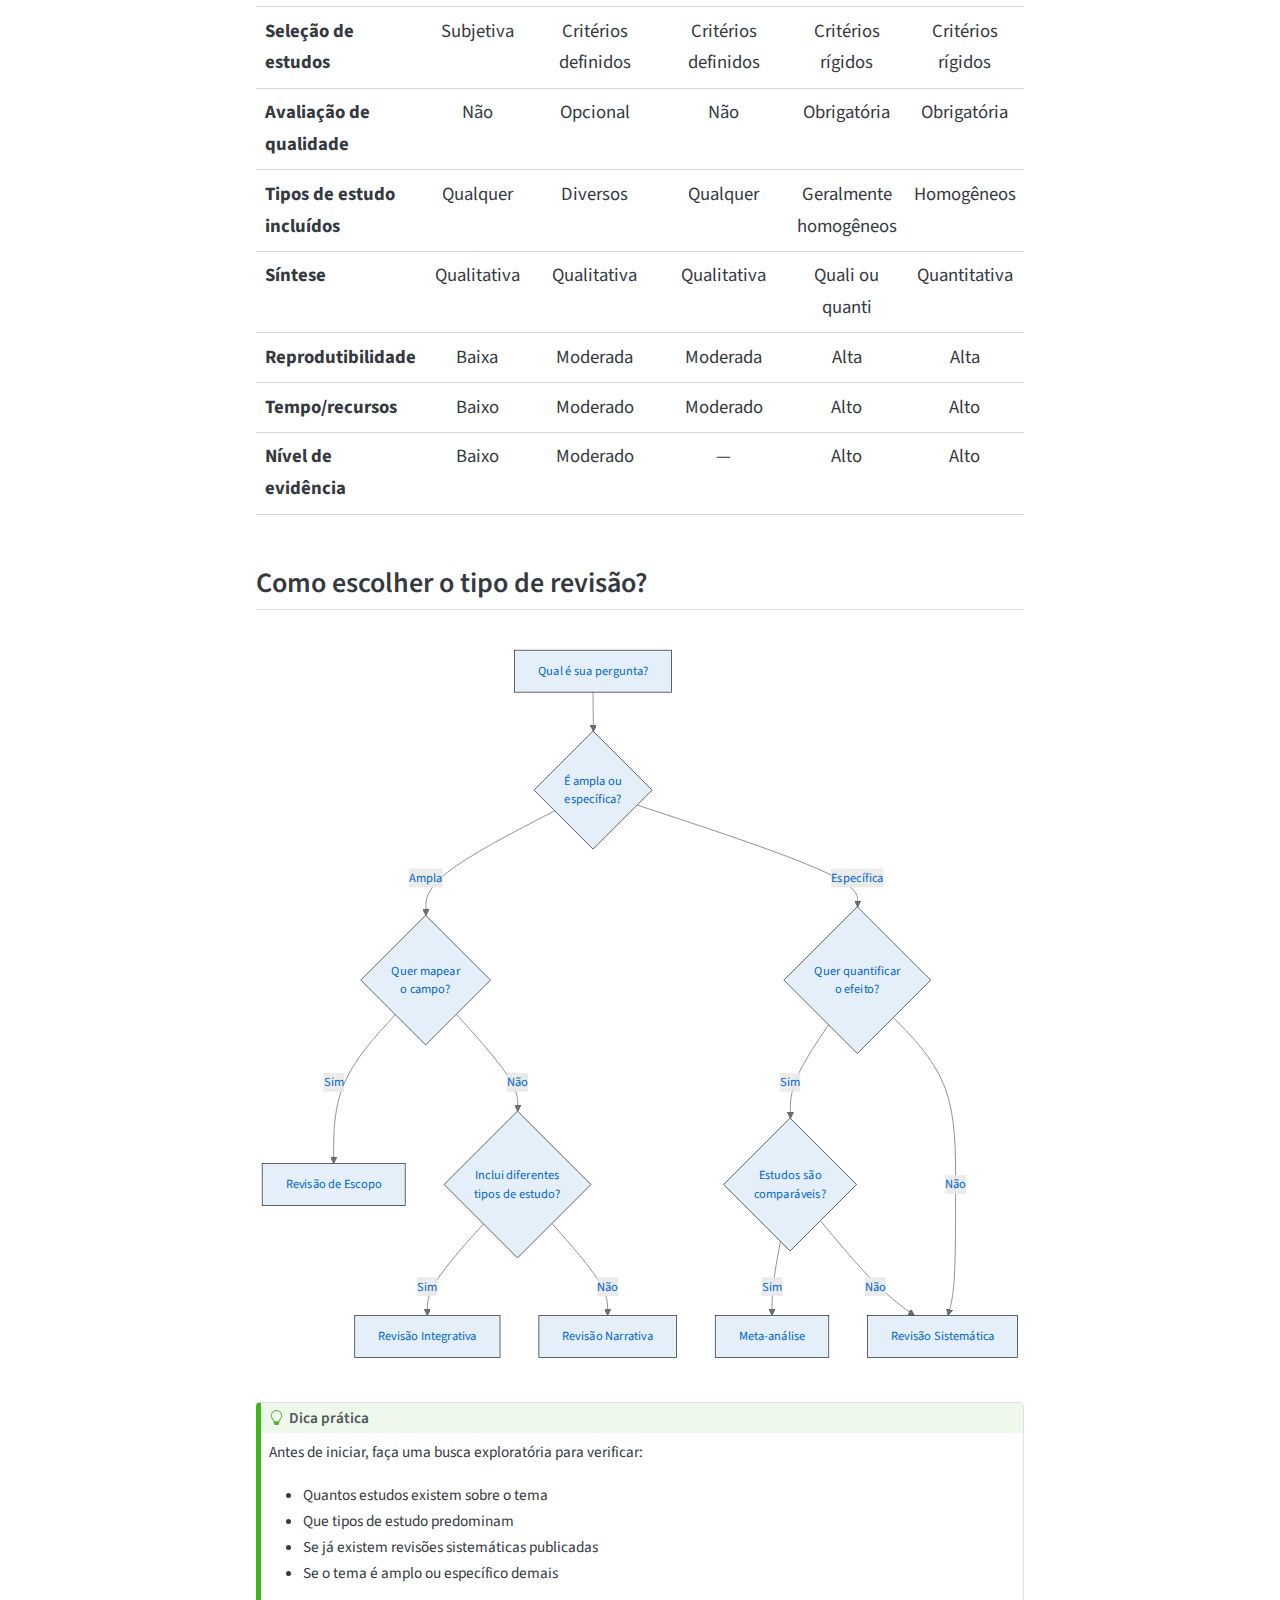
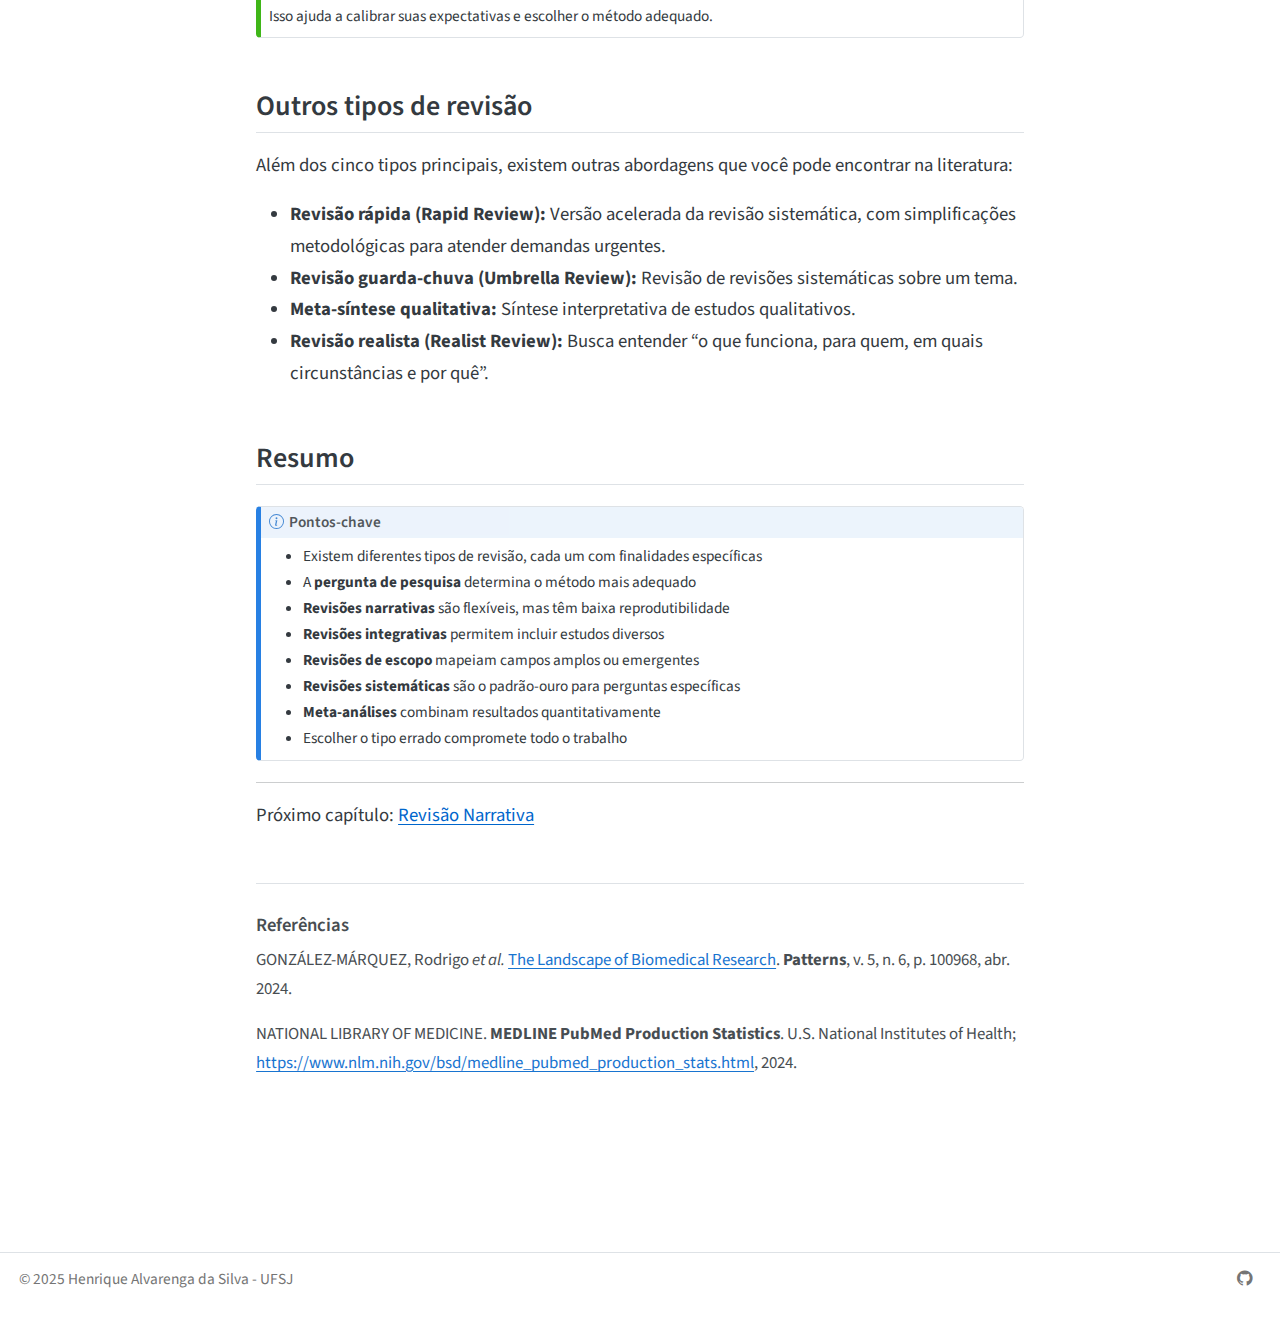
<file: docs/01-introducao.html>
<!DOCTYPE html>
<html xmlns="http://www.w3.org/1999/xhtml" lang="pt-BR" xml:lang="pt-BR"><head>

<meta charset="utf-8">
<meta name="generator" content="quarto-1.8.26">

<meta name="viewport" content="width=device-width, initial-scale=1.0, user-scalable=yes">

<meta name="author" content="Henrique Alvarenga da Silva">

<title>Visão Geral dos Tipos de Revisão de Literatura – Revisões de Literatura em Saúde: Da Pergunta à Síntese</title>
<style>
code{white-space: pre-wrap;}
span.smallcaps{font-variant: small-caps;}
div.columns{display: flex; gap: min(4vw, 1.5em);}
div.column{flex: auto; overflow-x: auto;}
div.hanging-indent{margin-left: 1.5em; text-indent: -1.5em;}
ul.task-list{list-style: none;}
ul.task-list li input[type="checkbox"] {
  width: 0.8em;
  margin: 0 0.8em 0.2em -1em; /* quarto-specific, see https://github.com/quarto-dev/quarto-cli/issues/4556 */ 
  vertical-align: middle;
}
/* CSS for syntax highlighting */
html { -webkit-text-size-adjust: 100%; }
pre > code.sourceCode { white-space: pre; position: relative; }
pre > code.sourceCode > span { display: inline-block; line-height: 1.25; }
pre > code.sourceCode > span:empty { height: 1.2em; }
.sourceCode { overflow: visible; }
code.sourceCode > span { color: inherit; text-decoration: inherit; }
div.sourceCode { margin: 1em 0; }
pre.sourceCode { margin: 0; }
@media screen {
div.sourceCode { overflow: auto; }
}
@media print {
pre > code.sourceCode { white-space: pre-wrap; }
pre > code.sourceCode > span { text-indent: -5em; padding-left: 5em; }
}
pre.numberSource code
  { counter-reset: source-line 0; }
pre.numberSource code > span
  { position: relative; left: -4em; counter-increment: source-line; }
pre.numberSource code > span > a:first-child::before
  { content: counter(source-line);
    position: relative; left: -1em; text-align: right; vertical-align: baseline;
    border: none; display: inline-block;
    -webkit-touch-callout: none; -webkit-user-select: none;
    -khtml-user-select: none; -moz-user-select: none;
    -ms-user-select: none; user-select: none;
    padding: 0 4px; width: 4em;
  }
pre.numberSource { margin-left: 3em;  padding-left: 4px; }
div.sourceCode
  {   }
@media screen {
pre > code.sourceCode > span > a:first-child::before { text-decoration: underline; }
}
/* CSS for citations */
div.csl-bib-body { }
div.csl-entry {
  clear: both;
  margin-bottom: 1em;
}
.hanging-indent div.csl-entry {
  margin-left:2em;
  text-indent:-2em;
}
div.csl-left-margin {
  min-width:2em;
  float:left;
}
div.csl-right-inline {
  margin-left:2em;
  padding-left:1em;
}
div.csl-indent {
  margin-left: 2em;
}</style>


<script src="site_libs/quarto-nav/quarto-nav.js"></script>
<script src="site_libs/quarto-nav/headroom.min.js"></script>
<script src="site_libs/clipboard/clipboard.min.js"></script>
<script src="site_libs/quarto-search/autocomplete.umd.js"></script>
<script src="site_libs/quarto-search/fuse.min.js"></script>
<script src="site_libs/quarto-search/quarto-search.js"></script>
<meta name="quarto:offset" content="./">
<link href="./favicon.ico" rel="icon">
<script src="site_libs/quarto-html/quarto.js" type="module"></script>
<script src="site_libs/quarto-html/tabsets/tabsets.js" type="module"></script>
<script src="site_libs/quarto-html/axe/axe-check.js" type="module"></script>
<script src="site_libs/quarto-html/popper.min.js"></script>
<script src="site_libs/quarto-html/tippy.umd.min.js"></script>
<script src="site_libs/quarto-html/anchor.min.js"></script>
<link href="site_libs/quarto-html/tippy.css" rel="stylesheet">
<link href="site_libs/quarto-html/quarto-syntax-highlighting-587c61ba64f3a5504c4d52d930310e48.css" rel="stylesheet" id="quarto-text-highlighting-styles">
<script src="site_libs/bootstrap/bootstrap.min.js"></script>
<link href="site_libs/bootstrap/bootstrap-icons.css" rel="stylesheet">
<link href="site_libs/bootstrap/bootstrap-56346452e88ae1a5de58ede422006661.min.css" rel="stylesheet" append-hash="true" id="quarto-bootstrap" data-mode="light">
<script id="quarto-search-options" type="application/json">{
  "location": "navbar",
  "copy-button": false,
  "collapse-after": 3,
  "panel-placement": "end",
  "type": "overlay",
  "limit": 50,
  "keyboard-shortcut": [
    "f",
    "/",
    "s"
  ],
  "show-item-context": false,
  "language": {
    "search-no-results-text": "Nenhum resultado",
    "search-matching-documents-text": "documentos correspondentes",
    "search-copy-link-title": "Copiar link para a busca",
    "search-hide-matches-text": "Esconder correspondências adicionais",
    "search-more-match-text": "mais correspondência neste documento",
    "search-more-matches-text": "mais correspondências neste documento",
    "search-clear-button-title": "Limpar",
    "search-text-placeholder": "",
    "search-detached-cancel-button-title": "Cancelar",
    "search-submit-button-title": "Enviar",
    "search-label": "Procurar"
  }
}</script>
<style>html{ scroll-behavior: smooth; }</style>
<script src="site_libs/quarto-diagram/mermaid.min.js"></script>
<script src="site_libs/quarto-diagram/mermaid-init.js"></script>
<link href="site_libs/quarto-diagram/mermaid.css" rel="stylesheet">


<link rel="stylesheet" href="styles.css">
</head>

<body class="nav-sidebar docked nav-fixed quarto-light">

<div id="quarto-search-results"></div>
  <header id="quarto-header" class="headroom fixed-top">
    <nav class="navbar navbar-expand-lg " data-bs-theme="dark">
      <div class="navbar-container container-fluid">
      <div class="navbar-brand-container mx-auto">
    <a class="navbar-brand" href="./index.html">
    <span class="navbar-title">Revisões de Literatura em Saúde: Da Pergunta à Síntese</span>
    </a>
  </div>
            <div id="quarto-search" class="" title="Procurar"></div>
          <button class="navbar-toggler" type="button" data-bs-toggle="collapse" data-bs-target="#navbarCollapse" aria-controls="navbarCollapse" role="menu" aria-expanded="false" aria-label="Alternar de navegação" onclick="if (window.quartoToggleHeadroom) { window.quartoToggleHeadroom(); }">
  <span class="navbar-toggler-icon"></span>
</button>
          <div class="collapse navbar-collapse" id="navbarCollapse">
            <ul class="navbar-nav navbar-nav-scroll me-auto">
  <li class="nav-item">
    <a class="nav-link active" href="./index.html" aria-current="page"> 
<span class="menu-text">Início</span></a>
  </li>  
  <li class="nav-item">
    <a class="nav-link" href="./01-introducao.html"> 
<span class="menu-text">Tipos de Revisão</span></a>
  </li>  
  <li class="nav-item">
    <a class="nav-link" href="./07-acronimos-pico.html"> 
<span class="menu-text">Acrônimos PICO</span></a>
  </li>  
  <li class="nav-item">
    <a class="nav-link" href="./09-pratica-0.html"> 
<span class="menu-text">Atividades Práticas</span></a>
  </li>  
  <li class="nav-item">
    <a class="nav-link" href="./About.html"> 
<span class="menu-text">About</span></a>
  </li>  
</ul>
          </div> <!-- /navcollapse -->
            <div class="quarto-navbar-tools">
</div>
      </div> <!-- /container-fluid -->
    </nav>
  <nav class="quarto-secondary-nav">
    <div class="container-fluid d-flex">
      <button type="button" class="quarto-btn-toggle btn" data-bs-toggle="collapse" role="button" data-bs-target=".quarto-sidebar-collapse-item" aria-controls="quarto-sidebar" aria-expanded="false" aria-label="Alternar barra lateral" onclick="if (window.quartoToggleHeadroom) { window.quartoToggleHeadroom(); }">
        <i class="bi bi-layout-text-sidebar-reverse"></i>
      </button>
        <nav class="quarto-page-breadcrumbs" aria-label="breadcrumb"><ol class="breadcrumb"><li class="breadcrumb-item"><a href="./index.html">Início</a></li><li class="breadcrumb-item"><a href="./01-introducao.html">Visão Geral dos Tipos de Revisão</a></li></ol></nav>
        <a class="flex-grow-1" role="navigation" data-bs-toggle="collapse" data-bs-target=".quarto-sidebar-collapse-item" aria-controls="quarto-sidebar" aria-expanded="false" aria-label="Alternar barra lateral" onclick="if (window.quartoToggleHeadroom) { window.quartoToggleHeadroom(); }">      
        </a>
      <button type="button" class="btn quarto-search-button" aria-label="Procurar" onclick="window.quartoOpenSearch();">
        <i class="bi bi-search"></i>
      </button>
    </div>
  </nav>
</header>
<!-- content -->
<div id="quarto-content" class="quarto-container page-columns page-rows-contents page-layout-article page-navbar">
<!-- sidebar -->
  <nav id="quarto-sidebar" class="sidebar collapse collapse-horizontal quarto-sidebar-collapse-item sidebar-navigation docked overflow-auto">
        <div class="mt-2 flex-shrink-0 align-items-center">
        <div class="sidebar-search">
        <div id="quarto-search" class="" title="Procurar"></div>
        </div>
        </div>
    <div class="sidebar-menu-container"> 
    <ul class="list-unstyled mt-1">
        <li class="sidebar-item sidebar-item-section">
      <div class="sidebar-item-container"> 
            <a class="sidebar-item-text sidebar-link text-start" data-bs-toggle="collapse" data-bs-target="#quarto-sidebar-section-1" role="navigation" aria-expanded="true">
 <span class="menu-text">Início</span></a>
          <a class="sidebar-item-toggle text-start" data-bs-toggle="collapse" data-bs-target="#quarto-sidebar-section-1" role="navigation" aria-expanded="true" aria-label="Alternar seção">
            <i class="bi bi-chevron-right ms-2"></i>
          </a> 
      </div>
      <ul id="quarto-sidebar-section-1" class="collapse list-unstyled sidebar-section depth1 show">  
          <li class="sidebar-item">
  <div class="sidebar-item-container"> 
  <a href="./index.html" class="sidebar-item-text sidebar-link">
 <span class="menu-text">Apresentação</span></a>
  </div>
</li>
          <li class="sidebar-item">
  <div class="sidebar-item-container"> 
  <a href="./01-introducao.html" class="sidebar-item-text sidebar-link active">
 <span class="menu-text">Visão Geral dos Tipos de Revisão</span></a>
  </div>
</li>
          <li class="sidebar-item">
  <div class="sidebar-item-container"> 
  <a href="./01.1-historia.html" class="sidebar-item-text sidebar-link">
 <span class="menu-text">Uma Breve História das Revisões</span></a>
  </div>
</li>
      </ul>
  </li>
        <li class="sidebar-item sidebar-item-section">
      <div class="sidebar-item-container"> 
            <a class="sidebar-item-text sidebar-link text-start" data-bs-toggle="collapse" data-bs-target="#quarto-sidebar-section-2" role="navigation" aria-expanded="true">
 <span class="menu-text">Tipos de Revisão</span></a>
          <a class="sidebar-item-toggle text-start" data-bs-toggle="collapse" data-bs-target="#quarto-sidebar-section-2" role="navigation" aria-expanded="true" aria-label="Alternar seção">
            <i class="bi bi-chevron-right ms-2"></i>
          </a> 
      </div>
      <ul id="quarto-sidebar-section-2" class="collapse list-unstyled sidebar-section depth1 show">  
          <li class="sidebar-item">
  <div class="sidebar-item-container"> 
  <a href="./02-revisao-narrativa.html" class="sidebar-item-text sidebar-link">
 <span class="menu-text">Revisão Narrativa</span></a>
  </div>
</li>
          <li class="sidebar-item">
  <div class="sidebar-item-container"> 
  <a href="./03-revisao-integrativa.html" class="sidebar-item-text sidebar-link">
 <span class="menu-text">Revisão Integrativa</span></a>
  </div>
</li>
          <li class="sidebar-item">
  <div class="sidebar-item-container"> 
  <a href="./04-revisao-escopo.html" class="sidebar-item-text sidebar-link">
 <span class="menu-text">Revisão de Escopo</span></a>
  </div>
</li>
          <li class="sidebar-item">
  <div class="sidebar-item-container"> 
  <a href="./05-revisao-sistematica.html" class="sidebar-item-text sidebar-link">
 <span class="menu-text">Revisão Sistemática</span></a>
  </div>
</li>
          <li class="sidebar-item">
  <div class="sidebar-item-container"> 
  <a href="./06-metanalise.html" class="sidebar-item-text sidebar-link">
 <span class="menu-text">Meta-análise</span></a>
  </div>
</li>
      </ul>
  </li>
        <li class="sidebar-item sidebar-item-section">
      <div class="sidebar-item-container"> 
            <a class="sidebar-item-text sidebar-link text-start" data-bs-toggle="collapse" data-bs-target="#quarto-sidebar-section-3" role="navigation" aria-expanded="true">
 <span class="menu-text">Ferramentas</span></a>
          <a class="sidebar-item-toggle text-start" data-bs-toggle="collapse" data-bs-target="#quarto-sidebar-section-3" role="navigation" aria-expanded="true" aria-label="Alternar seção">
            <i class="bi bi-chevron-right ms-2"></i>
          </a> 
      </div>
      <ul id="quarto-sidebar-section-3" class="collapse list-unstyled sidebar-section depth1 show">  
          <li class="sidebar-item">
  <div class="sidebar-item-container"> 
  <a href="./07-acronimos-pico.html" class="sidebar-item-text sidebar-link">
 <span class="menu-text">Acrônimos PICO, PICo, PICOT</span></a>
  </div>
</li>
          <li class="sidebar-item">
  <div class="sidebar-item-container"> 
  <a href="./08-registro-osf.html" class="sidebar-item-text sidebar-link">
 <span class="menu-text">Registro de Protocolos (OSF)</span></a>
  </div>
</li>
      </ul>
  </li>
        <li class="sidebar-item sidebar-item-section">
      <div class="sidebar-item-container"> 
            <a class="sidebar-item-text sidebar-link text-start" data-bs-toggle="collapse" data-bs-target="#quarto-sidebar-section-4" role="navigation" aria-expanded="true">
 <span class="menu-text">Prática</span></a>
          <a class="sidebar-item-toggle text-start" data-bs-toggle="collapse" data-bs-target="#quarto-sidebar-section-4" role="navigation" aria-expanded="true" aria-label="Alternar seção">
            <i class="bi bi-chevron-right ms-2"></i>
          </a> 
      </div>
      <ul id="quarto-sidebar-section-4" class="collapse list-unstyled sidebar-section depth1 show">  
          <li class="sidebar-item">
  <div class="sidebar-item-container"> 
  <a href="./09-pratica-0.html" class="sidebar-item-text sidebar-link">
 <span class="menu-text">Atividades Práticas</span></a>
  </div>
</li>
          <li class="sidebar-item">
  <div class="sidebar-item-container"> 
  <a href="./09-pratica-1.html" class="sidebar-item-text sidebar-link">
 <span class="menu-text">Revisão de Escopo</span></a>
  </div>
</li>
          <li class="sidebar-item">
  <div class="sidebar-item-container"> 
  <a href="./09-pratica-2.html" class="sidebar-item-text sidebar-link">
 <span class="menu-text">Revisão Narrativa e Integrativa</span></a>
  </div>
</li>
      </ul>
  </li>
    </ul>
    </div>
</nav>
<div id="quarto-sidebar-glass" class="quarto-sidebar-collapse-item" data-bs-toggle="collapse" data-bs-target=".quarto-sidebar-collapse-item"></div>
<!-- margin-sidebar -->
    <div id="quarto-margin-sidebar" class="sidebar margin-sidebar">
        <nav id="TOC" role="doc-toc" class="toc-active">
    <h2 id="toc-title">Nesta página</h2>
   
  <ul>
  <li><a href="#introdução" id="toc-introdução" class="nav-link active" data-scroll-target="#introdução">Introdução</a></li>
  <li><a href="#por-que-existem-diferentes-tipos-de-revisão" id="toc-por-que-existem-diferentes-tipos-de-revisão" class="nav-link" data-scroll-target="#por-que-existem-diferentes-tipos-de-revisão">Por que existem diferentes tipos de revisão?</a></li>
  <li><a href="#os-principais-tipos-de-revisão" id="toc-os-principais-tipos-de-revisão" class="nav-link" data-scroll-target="#os-principais-tipos-de-revisão">Os principais tipos de revisão</a>
  <ul class="collapse">
  <li><a href="#revisão-narrativa" id="toc-revisão-narrativa" class="nav-link" data-scroll-target="#revisão-narrativa">Revisão Narrativa</a></li>
  <li><a href="#revisão-integrativa" id="toc-revisão-integrativa" class="nav-link" data-scroll-target="#revisão-integrativa">Revisão Integrativa</a></li>
  <li><a href="#revisão-de-escopo-scoping-review" id="toc-revisão-de-escopo-scoping-review" class="nav-link" data-scroll-target="#revisão-de-escopo-scoping-review">Revisão de Escopo (Scoping Review)</a></li>
  <li><a href="#revisão-sistemática" id="toc-revisão-sistemática" class="nav-link" data-scroll-target="#revisão-sistemática">Revisão Sistemática</a></li>
  <li><a href="#meta-análise" id="toc-meta-análise" class="nav-link" data-scroll-target="#meta-análise">Meta-análise</a></li>
  </ul></li>
  <li><a href="#quadro-comparativo" id="toc-quadro-comparativo" class="nav-link" data-scroll-target="#quadro-comparativo">Quadro comparativo</a></li>
  <li><a href="#como-escolher-o-tipo-de-revisão" id="toc-como-escolher-o-tipo-de-revisão" class="nav-link" data-scroll-target="#como-escolher-o-tipo-de-revisão">Como escolher o tipo de revisão?</a></li>
  <li><a href="#outros-tipos-de-revisão" id="toc-outros-tipos-de-revisão" class="nav-link" data-scroll-target="#outros-tipos-de-revisão">Outros tipos de revisão</a></li>
  <li><a href="#resumo" id="toc-resumo" class="nav-link" data-scroll-target="#resumo">Resumo</a></li>
  </ul>
</nav>
    </div>
<!-- main -->
<main class="content" id="quarto-document-content">

<header id="title-block-header" class="quarto-title-block default"><nav class="quarto-page-breadcrumbs quarto-title-breadcrumbs d-none d-lg-block" aria-label="breadcrumb"><ol class="breadcrumb"><li class="breadcrumb-item"><a href="./index.html">Início</a></li><li class="breadcrumb-item"><a href="./01-introducao.html">Visão Geral dos Tipos de Revisão</a></li></ol></nav>
<div class="quarto-title">
<div class="quarto-title-block"><div><h1 class="title">Visão Geral dos Tipos de Revisão de Literatura</h1><button type="button" class="btn code-tools-button" id="quarto-code-tools-source"><i class="bi"></i> Código</button></div></div>
<p class="subtitle lead">Conhecendo as diferentes abordagens para síntese do conhecimento</p>
</div>


<div class="quarto-title-meta-author">
  <div class="quarto-title-meta-heading">Autor</div>
  <div class="quarto-title-meta-heading">Afiliação</div>
  
    <div class="quarto-title-meta-contents">
    <p class="author">Henrique Alvarenga da Silva <a href="mailto:henriquealvarenga@ufsj.edu.br" class="quarto-title-author-email"><i class="bi bi-envelope"></i></a> <a href="https://orcid.org/0000-0001-9799-5240" class="quarto-title-author-orcid"> <img src="[data-uri]"></a></p>
  </div>
  <div class="quarto-title-meta-contents">
        <p class="affiliation">
            Universidade Federal de São João del-Rei (UFSJ)
          </p>
      </div>
  </div>

<div class="quarto-title-meta">

      
  
    
  </div>
  


</header>


<section id="introdução" class="level2">
<h2 class="anchored" data-anchor-id="introdução">Introdução</h2>
<p>O crescimento da produção científica na área biomédica tem sido constante ao longo do último século, atingindo proporções que tornam impossível o acompanhamento individual da literatura por qualquer profissional. Atualmente, mais de 1,5 milhão de artigos científicos em biomedicina e ciências da vida são publicados e indexados anualmente apenas na base de dados PubMed, que já contém mais de 35 milhões de trabalhos científicos dos últimos 50 anos <span class="citation" data-cites="gonzalezmarquez2024landscape nlm2024pubmedstats">(<a href="#ref-gonzalezmarquez2024landscape" role="doc-biblioref">González-Márquez et al., 2024</a>; <a href="#ref-nlm2024pubmedstats" role="doc-biblioref">National Library of Medicine, 2024</a>)</span>. Esse rápido crescimento dificulta o acompanhamento da evolução das publicações como um todo, tornando desafiador observar como os tópicos de pesquisa evoluem ao longo do tempo, como diferentes campos se relacionam entre si, ou como novos métodos e técnicas são adotados em diferentes áreas.</p>
<p>Diante desse cenário, as revisões de literatura tornam-se ferramentas essenciais para sintetizar, organizar e avaliar criticamente o conhecimento disponível, oferecendo uma visão panorâmica que seria impossível obter pela leitura individual dos estudos primários.</p>
<p>Nem toda revisão, porém, é igual. Existem diferentes métodos, cada um com finalidades, rigor metodológico e aplicações específicas. Escolher o tipo errado de revisão pode comprometer todo o trabalho — mesmo que a pergunta de pesquisa seja excelente.</p>
</section>
<section id="por-que-existem-diferentes-tipos-de-revisão" class="level2">
<h2 class="anchored" data-anchor-id="por-que-existem-diferentes-tipos-de-revisão">Por que existem diferentes tipos de revisão?</h2>
<p>A diversidade de métodos reflete diferentes necessidades:</p>
<ul>
<li><strong>Fundamentar teoricamente</strong> um estudo ou discussão</li>
<li><strong>Mapear</strong> o que existe sobre um tema amplo</li>
<li><strong>Responder</strong> a uma pergunta clínica específica</li>
<li><strong>Quantificar</strong> o efeito de uma intervenção</li>
</ul>
<p>Cada objetivo demanda uma abordagem metodológica distinta.</p>
</section>
<section id="os-principais-tipos-de-revisão" class="level2">
<h2 class="anchored" data-anchor-id="os-principais-tipos-de-revisão">Os principais tipos de revisão</h2>
<section id="revisão-narrativa" class="level3">
<h3 class="anchored" data-anchor-id="revisão-narrativa">Revisão Narrativa</h3>
<p>A forma mais flexível e tradicional de revisão. O autor seleciona e discute a literatura de forma qualitativa, sem necessidade de protocolo rígido ou busca exaustiva. É útil para contextualização teórica, mas tem baixa reprodutibilidade.</p>
<p><strong>Quando usar:</strong> Fundamentação teórica de artigos, capítulos introdutórios, discussão de conceitos.</p>
<p>➡️ Saiba mais em <a href="./02-revisao-narrativa.html">Revisão Narrativa</a></p>
</section>
<section id="revisão-integrativa" class="level3">
<h3 class="anchored" data-anchor-id="revisão-integrativa">Revisão Integrativa</h3>
<p>Método sistematizado que permite incluir estudos com diferentes delineamentos (quantitativos e qualitativos). Segue etapas definidas, mas com mais flexibilidade que a revisão sistemática. Muito utilizada na enfermagem e em outras áreas da saúde.</p>
<p><strong>Quando usar:</strong> Síntese ampla sobre um tema, quando há diversidade de tipos de estudo.</p>
<p>➡️ Saiba mais em <a href="./03-revisao-integrativa.html">Revisão Integrativa</a></p>
</section>
<section id="revisão-de-escopo-scoping-review" class="level3">
<h3 class="anchored" data-anchor-id="revisão-de-escopo-scoping-review">Revisão de Escopo (Scoping Review)</h3>
<p>Mapeia a extensão e a natureza da literatura sobre um tema amplo, identificando conceitos-chave, tipos de evidência disponíveis e lacunas no conhecimento. Não avalia a qualidade dos estudos — seu objetivo é exploratório.</p>
<p><strong>Quando usar:</strong> Temas amplos ou emergentes, antes de uma revisão sistemática, para identificar lacunas.</p>
<p>➡️ Saiba mais em <a href="./04-revisao-escopo.html">Revisão de Escopo</a></p>
</section>
<section id="revisão-sistemática" class="level3">
<h3 class="anchored" data-anchor-id="revisão-sistemática">Revisão Sistemática</h3>
<p>O padrão-ouro para síntese de evidências. Segue protocolo rígido, com busca exaustiva, critérios explícitos de inclusão/exclusão, avaliação da qualidade metodológica e síntese estruturada. Alta reprodutibilidade e transparência.</p>
<p><strong>Quando usar:</strong> Responder a perguntas clínicas específicas, fundamentar diretrizes, avaliar efetividade de intervenções.</p>
<p>➡️ Saiba mais em <a href="./05-revisao-sistematica.html">Revisão Sistemática</a></p>
</section>
<section id="meta-análise" class="level3">
<h3 class="anchored" data-anchor-id="meta-análise">Meta-análise</h3>
<p>Técnica estatística que combina quantitativamente os resultados de múltiplos estudos, gerando uma estimativa sumária do efeito. Geralmente realizada dentro de uma revisão sistemática, quando os estudos são suficientemente homogêneos.</p>
<p><strong>Quando usar:</strong> Quando há estudos comparáveis e deseja-se estimar o tamanho do efeito combinado.</p>
<p>➡️ Saiba mais em <a href="./06-metanalise.html">Meta-análise</a></p>
</section>
</section>
<section id="quadro-comparativo" class="level2">
<h2 class="anchored" data-anchor-id="quadro-comparativo">Quadro comparativo</h2>
<table class="caption-top table">
<colgroup>
<col style="width: 21%">
<col style="width: 14%">
<col style="width: 17%">
<col style="width: 10%">
<col style="width: 17%">
<col style="width: 18%">
</colgroup>
<thead>
<tr class="header">
<th>Característica</th>
<th style="text-align: center;">Narrativa</th>
<th style="text-align: center;">Integrativa</th>
<th style="text-align: center;">Escopo</th>
<th style="text-align: center;">Sistemática</th>
<th style="text-align: center;">Meta-análise</th>
</tr>
</thead>
<tbody>
<tr class="odd">
<td><strong>Pergunta</strong></td>
<td style="text-align: center;">Ampla</td>
<td style="text-align: center;">Ampla a específica</td>
<td style="text-align: center;">Ampla</td>
<td style="text-align: center;">Específica</td>
<td style="text-align: center;">Específica</td>
</tr>
<tr class="even">
<td><strong>Protocolo prévio</strong></td>
<td style="text-align: center;">Não</td>
<td style="text-align: center;">Recomendado</td>
<td style="text-align: center;">Recomendado</td>
<td style="text-align: center;">Obrigatório</td>
<td style="text-align: center;">Obrigatório</td>
</tr>
<tr class="odd">
<td><strong>Busca</strong></td>
<td style="text-align: center;">Não sistemática</td>
<td style="text-align: center;">Sistemática</td>
<td style="text-align: center;">Sistemática</td>
<td style="text-align: center;">Exaustiva</td>
<td style="text-align: center;">Exaustiva</td>
</tr>
<tr class="even">
<td><strong>Seleção de estudos</strong></td>
<td style="text-align: center;">Subjetiva</td>
<td style="text-align: center;">Critérios definidos</td>
<td style="text-align: center;">Critérios definidos</td>
<td style="text-align: center;">Critérios rígidos</td>
<td style="text-align: center;">Critérios rígidos</td>
</tr>
<tr class="odd">
<td><strong>Avaliação de qualidade</strong></td>
<td style="text-align: center;">Não</td>
<td style="text-align: center;">Opcional</td>
<td style="text-align: center;">Não</td>
<td style="text-align: center;">Obrigatória</td>
<td style="text-align: center;">Obrigatória</td>
</tr>
<tr class="even">
<td><strong>Tipos de estudo incluídos</strong></td>
<td style="text-align: center;">Qualquer</td>
<td style="text-align: center;">Diversos</td>
<td style="text-align: center;">Qualquer</td>
<td style="text-align: center;">Geralmente homogêneos</td>
<td style="text-align: center;">Homogêneos</td>
</tr>
<tr class="odd">
<td><strong>Síntese</strong></td>
<td style="text-align: center;">Qualitativa</td>
<td style="text-align: center;">Qualitativa</td>
<td style="text-align: center;">Qualitativa</td>
<td style="text-align: center;">Quali ou quanti</td>
<td style="text-align: center;">Quantitativa</td>
</tr>
<tr class="even">
<td><strong>Reprodutibilidade</strong></td>
<td style="text-align: center;">Baixa</td>
<td style="text-align: center;">Moderada</td>
<td style="text-align: center;">Moderada</td>
<td style="text-align: center;">Alta</td>
<td style="text-align: center;">Alta</td>
</tr>
<tr class="odd">
<td><strong>Tempo/recursos</strong></td>
<td style="text-align: center;">Baixo</td>
<td style="text-align: center;">Moderado</td>
<td style="text-align: center;">Moderado</td>
<td style="text-align: center;">Alto</td>
<td style="text-align: center;">Alto</td>
</tr>
<tr class="even">
<td><strong>Nível de evidência</strong></td>
<td style="text-align: center;">Baixo</td>
<td style="text-align: center;">Moderado</td>
<td style="text-align: center;">—</td>
<td style="text-align: center;">Alto</td>
<td style="text-align: center;">Alto</td>
</tr>
</tbody>
</table>
</section>
<section id="como-escolher-o-tipo-de-revisão" class="level2">
<h2 class="anchored" data-anchor-id="como-escolher-o-tipo-de-revisão">Como escolher o tipo de revisão?</h2>
<div class="cell" data-layout-align="default">
<div class="cell-output-display">
<div>
<p></p><figure class="figure"><p></p>
<div>
<pre class="mermaid mermaid-js">flowchart TD
    A[Qual é sua pergunta?] --&gt; B{É ampla ou&lt;br&gt;específica?}
    
    B --&gt;|Ampla| C{Quer mapear&lt;br&gt;o campo?}
    B --&gt;|Específica| D{Quer quantificar&lt;br&gt;o efeito?}
    
    C --&gt;|Sim| E[Revisão de Escopo]
    C --&gt;|Não| F{Inclui diferentes&lt;br&gt;tipos de estudo?}
    
    F --&gt;|Sim| G[Revisão Integrativa]
    F --&gt;|Não| H[Revisão Narrativa]
    
    D --&gt;|Sim| I{Estudos são&lt;br&gt;comparáveis?}
    D --&gt;|Não| J[Revisão Sistemática]
    
    I --&gt;|Sim| K[Meta-análise]
    I --&gt;|Não| J
</pre>
</div>
<p></p></figure><p></p>
</div>
</div>
</div>
<div class="callout callout-style-default callout-tip callout-titled">
<div class="callout-header d-flex align-content-center">
<div class="callout-icon-container">
<i class="callout-icon"></i>
</div>
<div class="callout-title-container flex-fill">
<span class="screen-reader-only">Dica</span>Dica prática
</div>
</div>
<div class="callout-body-container callout-body">
<p>Antes de iniciar, faça uma busca exploratória para verificar:</p>
<ul>
<li>Quantos estudos existem sobre o tema</li>
<li>Que tipos de estudo predominam</li>
<li>Se já existem revisões sistemáticas publicadas</li>
<li>Se o tema é amplo ou específico demais</li>
</ul>
<p>Isso ajuda a calibrar suas expectativas e escolher o método adequado.</p>
</div>
</div>
</section>
<section id="outros-tipos-de-revisão" class="level2">
<h2 class="anchored" data-anchor-id="outros-tipos-de-revisão">Outros tipos de revisão</h2>
<p>Além dos cinco tipos principais, existem outras abordagens que você pode encontrar na literatura:</p>
<ul>
<li><strong>Revisão rápida (Rapid Review):</strong> Versão acelerada da revisão sistemática, com simplificações metodológicas para atender demandas urgentes.</li>
<li><strong>Revisão guarda-chuva (Umbrella Review):</strong> Revisão de revisões sistemáticas sobre um tema.</li>
<li><strong>Meta-síntese qualitativa:</strong> Síntese interpretativa de estudos qualitativos.</li>
<li><strong>Revisão realista (Realist Review):</strong> Busca entender “o que funciona, para quem, em quais circunstâncias e por quê”.</li>
</ul>
</section>
<section id="resumo" class="level2">
<h2 class="anchored" data-anchor-id="resumo">Resumo</h2>
<div class="callout callout-style-default callout-note callout-titled">
<div class="callout-header d-flex align-content-center">
<div class="callout-icon-container">
<i class="callout-icon"></i>
</div>
<div class="callout-title-container flex-fill">
<span class="screen-reader-only">Nota</span>Pontos-chave
</div>
</div>
<div class="callout-body-container callout-body">
<ul>
<li>Existem diferentes tipos de revisão, cada um com finalidades específicas</li>
<li>A <strong>pergunta de pesquisa</strong> determina o método mais adequado</li>
<li><strong>Revisões narrativas</strong> são flexíveis, mas têm baixa reprodutibilidade</li>
<li><strong>Revisões integrativas</strong> permitem incluir estudos diversos</li>
<li><strong>Revisões de escopo</strong> mapeiam campos amplos ou emergentes</li>
<li><strong>Revisões sistemáticas</strong> são o padrão-ouro para perguntas específicas</li>
<li><strong>Meta-análises</strong> combinam resultados quantitativamente</li>
<li>Escolher o tipo errado compromete todo o trabalho</li>
</ul>
</div>
</div>
<hr>
<p>Próximo capítulo: <strong><a href="./02-revisao-narrativa.html">Revisão Narrativa</a></strong></p>


<!-- -->


</section>

<div id="quarto-appendix" class="default"><section class="quarto-appendix-contents" role="doc-bibliography" id="quarto-bibliography"><h2 class="anchored quarto-appendix-heading">Referências</h2><div id="refs" class="references csl-bib-body" data-entry-spacing="1" role="list">
<div id="ref-gonzalezmarquez2024landscape" class="csl-entry" role="listitem">
GONZÁLEZ-MÁRQUEZ, Rodrigo <em>et al.</em> <a href="https://doi.org/10.1016/j.patter.2024.100968">The Landscape of Biomedical Research</a>. <strong>Patterns</strong>, v. 5, n. 6, p. 100968, abr. 2024.
</div>
<div id="ref-nlm2024pubmedstats" class="csl-entry" role="listitem">
NATIONAL LIBRARY OF MEDICINE. <strong>MEDLINE PubMed Production Statistics</strong>. U.S. National Institutes of Health; <a href="https://www.nlm.nih.gov/bsd/medline_pubmed_production_stats.html" class="uri">https://www.nlm.nih.gov/bsd/medline_pubmed_production_stats.html</a>, 2024.
</div>
</div></section></div></main> <!-- /main -->
<script id="quarto-html-after-body" type="application/javascript">
  window.document.addEventListener("DOMContentLoaded", function (event) {
    const icon = "";
    const anchorJS = new window.AnchorJS();
    anchorJS.options = {
      placement: 'right',
      icon: icon
    };
    anchorJS.add('.anchored');
    const isCodeAnnotation = (el) => {
      for (const clz of el.classList) {
        if (clz.startsWith('code-annotation-')) {                     
          return true;
        }
      }
      return false;
    }
    const onCopySuccess = function(e) {
      // button target
      const button = e.trigger;
      // don't keep focus
      button.blur();
      // flash "checked"
      button.classList.add('code-copy-button-checked');
      var currentTitle = button.getAttribute("title");
      button.setAttribute("title", "Copiada");
      let tooltip;
      if (window.bootstrap) {
        button.setAttribute("data-bs-toggle", "tooltip");
        button.setAttribute("data-bs-placement", "left");
        button.setAttribute("data-bs-title", "Copiada");
        tooltip = new bootstrap.Tooltip(button, 
          { trigger: "manual", 
            customClass: "code-copy-button-tooltip",
            offset: [0, -8]});
        tooltip.show();    
      }
      setTimeout(function() {
        if (tooltip) {
          tooltip.hide();
          button.removeAttribute("data-bs-title");
          button.removeAttribute("data-bs-toggle");
          button.removeAttribute("data-bs-placement");
        }
        button.setAttribute("title", currentTitle);
        button.classList.remove('code-copy-button-checked');
      }, 1000);
      // clear code selection
      e.clearSelection();
    }
    const getTextToCopy = function(trigger) {
      const outerScaffold = trigger.parentElement.cloneNode(true);
      const codeEl = outerScaffold.querySelector('code');
      for (const childEl of codeEl.children) {
        if (isCodeAnnotation(childEl)) {
          childEl.remove();
        }
      }
      return codeEl.innerText;
    }
    const clipboard = new window.ClipboardJS('.code-copy-button:not([data-in-quarto-modal])', {
      text: getTextToCopy
    });
    clipboard.on('success', onCopySuccess);
    if (window.document.getElementById('quarto-embedded-source-code-modal')) {
      const clipboardModal = new window.ClipboardJS('.code-copy-button[data-in-quarto-modal]', {
        text: getTextToCopy,
        container: window.document.getElementById('quarto-embedded-source-code-modal')
      });
      clipboardModal.on('success', onCopySuccess);
    }
    const viewSource = window.document.getElementById('quarto-view-source') ||
                       window.document.getElementById('quarto-code-tools-source');
    if (viewSource) {
      const sourceUrl = viewSource.getAttribute("data-quarto-source-url");
      viewSource.addEventListener("click", function(e) {
        if (sourceUrl) {
          // rstudio viewer pane
          if (/\bcapabilities=\b/.test(window.location)) {
            window.open(sourceUrl);
          } else {
            window.location.href = sourceUrl;
          }
        } else {
          const modal = new bootstrap.Modal(document.getElementById('quarto-embedded-source-code-modal'));
          modal.show();
        }
        return false;
      });
    }
    function toggleCodeHandler(show) {
      return function(e) {
        const detailsSrc = window.document.querySelectorAll(".cell > details > .sourceCode");
        for (let i=0; i<detailsSrc.length; i++) {
          const details = detailsSrc[i].parentElement;
          if (show) {
            details.open = true;
          } else {
            details.removeAttribute("open");
          }
        }
        const cellCodeDivs = window.document.querySelectorAll(".cell > .sourceCode");
        const fromCls = show ? "hidden" : "unhidden";
        const toCls = show ? "unhidden" : "hidden";
        for (let i=0; i<cellCodeDivs.length; i++) {
          const codeDiv = cellCodeDivs[i];
          if (codeDiv.classList.contains(fromCls)) {
            codeDiv.classList.remove(fromCls);
            codeDiv.classList.add(toCls);
          } 
        }
        return false;
      }
    }
    const hideAllCode = window.document.getElementById("quarto-hide-all-code");
    if (hideAllCode) {
      hideAllCode.addEventListener("click", toggleCodeHandler(false));
    }
    const showAllCode = window.document.getElementById("quarto-show-all-code");
    if (showAllCode) {
      showAllCode.addEventListener("click", toggleCodeHandler(true));
    }
      var localhostRegex = new RegExp(/^(?:http|https):\/\/localhost\:?[0-9]*\//);
      var mailtoRegex = new RegExp(/^mailto:/);
        var filterRegex = new RegExp("https:\/\/henriquealvarenga\.com");
      var isInternal = (href) => {
          return filterRegex.test(href) || localhostRegex.test(href) || mailtoRegex.test(href);
      }
      // Inspect non-navigation links and adorn them if external
     var links = window.document.querySelectorAll('a[href]:not(.nav-link):not(.navbar-brand):not(.toc-action):not(.sidebar-link):not(.sidebar-item-toggle):not(.pagination-link):not(.no-external):not([aria-hidden]):not(.dropdown-item):not(.quarto-navigation-tool):not(.about-link)');
      for (var i=0; i<links.length; i++) {
        const link = links[i];
        if (!isInternal(link.href)) {
          // undo the damage that might have been done by quarto-nav.js in the case of
          // links that we want to consider external
          if (link.dataset.originalHref !== undefined) {
            link.href = link.dataset.originalHref;
          }
            // target, if specified
            link.setAttribute("target", "_blank");
            if (link.getAttribute("rel") === null) {
              link.setAttribute("rel", "noopener");
            }
        }
      }
    function tippyHover(el, contentFn, onTriggerFn, onUntriggerFn) {
      const config = {
        allowHTML: true,
        maxWidth: 500,
        delay: 100,
        arrow: false,
        appendTo: function(el) {
            return el.parentElement;
        },
        interactive: true,
        interactiveBorder: 10,
        theme: 'quarto',
        placement: 'bottom-start',
      };
      if (contentFn) {
        config.content = contentFn;
      }
      if (onTriggerFn) {
        config.onTrigger = onTriggerFn;
      }
      if (onUntriggerFn) {
        config.onUntrigger = onUntriggerFn;
      }
      window.tippy(el, config); 
    }
    const noterefs = window.document.querySelectorAll('a[role="doc-noteref"]');
    for (var i=0; i<noterefs.length; i++) {
      const ref = noterefs[i];
      tippyHover(ref, function() {
        // use id or data attribute instead here
        let href = ref.getAttribute('data-footnote-href') || ref.getAttribute('href');
        try { href = new URL(href).hash; } catch {}
        const id = href.replace(/^#\/?/, "");
        const note = window.document.getElementById(id);
        if (note) {
          return note.innerHTML;
        } else {
          return "";
        }
      });
    }
    const xrefs = window.document.querySelectorAll('a.quarto-xref');
    const processXRef = (id, note) => {
      // Strip column container classes
      const stripColumnClz = (el) => {
        el.classList.remove("page-full", "page-columns");
        if (el.children) {
          for (const child of el.children) {
            stripColumnClz(child);
          }
        }
      }
      stripColumnClz(note)
      if (id === null || id.startsWith('sec-')) {
        // Special case sections, only their first couple elements
        const container = document.createElement("div");
        if (note.children && note.children.length > 2) {
          container.appendChild(note.children[0].cloneNode(true));
          for (let i = 1; i < note.children.length; i++) {
            const child = note.children[i];
            if (child.tagName === "P" && child.innerText === "") {
              continue;
            } else {
              container.appendChild(child.cloneNode(true));
              break;
            }
          }
          if (window.Quarto?.typesetMath) {
            window.Quarto.typesetMath(container);
          }
          return container.innerHTML
        } else {
          if (window.Quarto?.typesetMath) {
            window.Quarto.typesetMath(note);
          }
          return note.innerHTML;
        }
      } else {
        // Remove any anchor links if they are present
        const anchorLink = note.querySelector('a.anchorjs-link');
        if (anchorLink) {
          anchorLink.remove();
        }
        if (window.Quarto?.typesetMath) {
          window.Quarto.typesetMath(note);
        }
        if (note.classList.contains("callout")) {
          return note.outerHTML;
        } else {
          return note.innerHTML;
        }
      }
    }
    for (var i=0; i<xrefs.length; i++) {
      const xref = xrefs[i];
      tippyHover(xref, undefined, function(instance) {
        instance.disable();
        let url = xref.getAttribute('href');
        let hash = undefined; 
        if (url.startsWith('#')) {
          hash = url;
        } else {
          try { hash = new URL(url).hash; } catch {}
        }
        if (hash) {
          const id = hash.replace(/^#\/?/, "");
          const note = window.document.getElementById(id);
          if (note !== null) {
            try {
              const html = processXRef(id, note.cloneNode(true));
              instance.setContent(html);
            } finally {
              instance.enable();
              instance.show();
            }
          } else {
            // See if we can fetch this
            fetch(url.split('#')[0])
            .then(res => res.text())
            .then(html => {
              const parser = new DOMParser();
              const htmlDoc = parser.parseFromString(html, "text/html");
              const note = htmlDoc.getElementById(id);
              if (note !== null) {
                const html = processXRef(id, note);
                instance.setContent(html);
              } 
            }).finally(() => {
              instance.enable();
              instance.show();
            });
          }
        } else {
          // See if we can fetch a full url (with no hash to target)
          // This is a special case and we should probably do some content thinning / targeting
          fetch(url)
          .then(res => res.text())
          .then(html => {
            const parser = new DOMParser();
            const htmlDoc = parser.parseFromString(html, "text/html");
            const note = htmlDoc.querySelector('main.content');
            if (note !== null) {
              // This should only happen for chapter cross references
              // (since there is no id in the URL)
              // remove the first header
              if (note.children.length > 0 && note.children[0].tagName === "HEADER") {
                note.children[0].remove();
              }
              const html = processXRef(null, note);
              instance.setContent(html);
            } 
          }).finally(() => {
            instance.enable();
            instance.show();
          });
        }
      }, function(instance) {
      });
    }
        let selectedAnnoteEl;
        const selectorForAnnotation = ( cell, annotation) => {
          let cellAttr = 'data-code-cell="' + cell + '"';
          let lineAttr = 'data-code-annotation="' +  annotation + '"';
          const selector = 'span[' + cellAttr + '][' + lineAttr + ']';
          return selector;
        }
        const selectCodeLines = (annoteEl) => {
          const doc = window.document;
          const targetCell = annoteEl.getAttribute("data-target-cell");
          const targetAnnotation = annoteEl.getAttribute("data-target-annotation");
          const annoteSpan = window.document.querySelector(selectorForAnnotation(targetCell, targetAnnotation));
          const lines = annoteSpan.getAttribute("data-code-lines").split(",");
          const lineIds = lines.map((line) => {
            return targetCell + "-" + line;
          })
          let top = null;
          let height = null;
          let parent = null;
          if (lineIds.length > 0) {
              //compute the position of the single el (top and bottom and make a div)
              const el = window.document.getElementById(lineIds[0]);
              top = el.offsetTop;
              height = el.offsetHeight;
              parent = el.parentElement.parentElement;
            if (lineIds.length > 1) {
              const lastEl = window.document.getElementById(lineIds[lineIds.length - 1]);
              const bottom = lastEl.offsetTop + lastEl.offsetHeight;
              height = bottom - top;
            }
            if (top !== null && height !== null && parent !== null) {
              // cook up a div (if necessary) and position it 
              let div = window.document.getElementById("code-annotation-line-highlight");
              if (div === null) {
                div = window.document.createElement("div");
                div.setAttribute("id", "code-annotation-line-highlight");
                div.style.position = 'absolute';
                parent.appendChild(div);
              }
              div.style.top = top - 2 + "px";
              div.style.height = height + 4 + "px";
              div.style.left = 0;
              let gutterDiv = window.document.getElementById("code-annotation-line-highlight-gutter");
              if (gutterDiv === null) {
                gutterDiv = window.document.createElement("div");
                gutterDiv.setAttribute("id", "code-annotation-line-highlight-gutter");
                gutterDiv.style.position = 'absolute';
                const codeCell = window.document.getElementById(targetCell);
                const gutter = codeCell.querySelector('.code-annotation-gutter');
                gutter.appendChild(gutterDiv);
              }
              gutterDiv.style.top = top - 2 + "px";
              gutterDiv.style.height = height + 4 + "px";
            }
            selectedAnnoteEl = annoteEl;
          }
        };
        const unselectCodeLines = () => {
          const elementsIds = ["code-annotation-line-highlight", "code-annotation-line-highlight-gutter"];
          elementsIds.forEach((elId) => {
            const div = window.document.getElementById(elId);
            if (div) {
              div.remove();
            }
          });
          selectedAnnoteEl = undefined;
        };
          // Handle positioning of the toggle
      window.addEventListener(
        "resize",
        throttle(() => {
          elRect = undefined;
          if (selectedAnnoteEl) {
            selectCodeLines(selectedAnnoteEl);
          }
        }, 10)
      );
      function throttle(fn, ms) {
      let throttle = false;
      let timer;
        return (...args) => {
          if(!throttle) { // first call gets through
              fn.apply(this, args);
              throttle = true;
          } else { // all the others get throttled
              if(timer) clearTimeout(timer); // cancel #2
              timer = setTimeout(() => {
                fn.apply(this, args);
                timer = throttle = false;
              }, ms);
          }
        };
      }
        // Attach click handler to the DT
        const annoteDls = window.document.querySelectorAll('dt[data-target-cell]');
        for (const annoteDlNode of annoteDls) {
          annoteDlNode.addEventListener('click', (event) => {
            const clickedEl = event.target;
            if (clickedEl !== selectedAnnoteEl) {
              unselectCodeLines();
              const activeEl = window.document.querySelector('dt[data-target-cell].code-annotation-active');
              if (activeEl) {
                activeEl.classList.remove('code-annotation-active');
              }
              selectCodeLines(clickedEl);
              clickedEl.classList.add('code-annotation-active');
            } else {
              // Unselect the line
              unselectCodeLines();
              clickedEl.classList.remove('code-annotation-active');
            }
          });
        }
    const findCites = (el) => {
      const parentEl = el.parentElement;
      if (parentEl) {
        const cites = parentEl.dataset.cites;
        if (cites) {
          return {
            el,
            cites: cites.split(' ')
          };
        } else {
          return findCites(el.parentElement)
        }
      } else {
        return undefined;
      }
    };
    var bibliorefs = window.document.querySelectorAll('a[role="doc-biblioref"]');
    for (var i=0; i<bibliorefs.length; i++) {
      const ref = bibliorefs[i];
      const citeInfo = findCites(ref);
      if (citeInfo) {
        tippyHover(citeInfo.el, function() {
          var popup = window.document.createElement('div');
          citeInfo.cites.forEach(function(cite) {
            var citeDiv = window.document.createElement('div');
            citeDiv.classList.add('hanging-indent');
            citeDiv.classList.add('csl-entry');
            var biblioDiv = window.document.getElementById('ref-' + cite);
            if (biblioDiv) {
              citeDiv.innerHTML = biblioDiv.innerHTML;
            }
            popup.appendChild(citeDiv);
          });
          return popup.innerHTML;
        });
      }
    }
  });
  </script><div class="modal fade" id="quarto-embedded-source-code-modal" tabindex="-1" aria-labelledby="quarto-embedded-source-code-modal-label" aria-hidden="true"><div class="modal-dialog modal-dialog-scrollable"><div class="modal-content"><div class="modal-header"><h5 class="modal-title" id="quarto-embedded-source-code-modal-label">Código fonte</h5><button class="btn-close" data-bs-dismiss="modal"></button></div><div class="modal-body"><div class="">
<div class="code-copy-outer-scaffold"><div class="sourceCode" id="cb1" data-shortcodes="false"><pre class="sourceCode markdown code-with-copy"><code class="sourceCode markdown"><span id="cb1-1"><a href="#cb1-1" aria-hidden="true" tabindex="-1"></a><span class="co">---</span></span>
<span id="cb1-2"><a href="#cb1-2" aria-hidden="true" tabindex="-1"></a><span class="an">title:</span><span class="co"> "Visão Geral dos Tipos de Revisão de Literatura"</span></span>
<span id="cb1-3"><a href="#cb1-3" aria-hidden="true" tabindex="-1"></a><span class="an">subtitle:</span><span class="co"> "Conhecendo as diferentes abordagens para síntese do conhecimento"</span></span>
<span id="cb1-4"><a href="#cb1-4" aria-hidden="true" tabindex="-1"></a><span class="co">---</span></span>
<span id="cb1-5"><a href="#cb1-5" aria-hidden="true" tabindex="-1"></a></span>
<span id="cb1-6"><a href="#cb1-6" aria-hidden="true" tabindex="-1"></a><span class="fu">## Introdução</span></span>
<span id="cb1-7"><a href="#cb1-7" aria-hidden="true" tabindex="-1"></a></span>
<span id="cb1-8"><a href="#cb1-8" aria-hidden="true" tabindex="-1"></a>O crescimento da produção científica na área biomédica tem sido constante ao longo do último século, atingindo proporções que tornam impossível o acompanhamento individual da literatura por qualquer profissional. Atualmente, mais de 1,5 milhão de artigos científicos em biomedicina e ciências da vida são publicados e indexados anualmente apenas na base de dados PubMed, que já contém mais de 35 milhões de trabalhos científicos dos últimos 50 anos <span class="co">[</span><span class="ot">@gonzalezmarquez2024landscape; @nlm2024pubmedstats</span><span class="co">]</span>. Esse rápido crescimento dificulta o acompanhamento da evolução das publicações como um todo, tornando desafiador observar como os tópicos de pesquisa evoluem ao longo do tempo, como diferentes campos se relacionam entre si, ou como novos métodos e técnicas são adotados em diferentes áreas.   </span>
<span id="cb1-9"><a href="#cb1-9" aria-hidden="true" tabindex="-1"></a></span>
<span id="cb1-10"><a href="#cb1-10" aria-hidden="true" tabindex="-1"></a>Diante desse cenário, as revisões de literatura tornam-se ferramentas essenciais para sintetizar, organizar e avaliar criticamente o conhecimento disponível, oferecendo uma visão panorâmica que seria impossível obter pela leitura individual dos estudos primários.  </span>
<span id="cb1-11"><a href="#cb1-11" aria-hidden="true" tabindex="-1"></a></span>
<span id="cb1-12"><a href="#cb1-12" aria-hidden="true" tabindex="-1"></a>Nem toda revisão, porém, é igual. Existem diferentes métodos, cada um com finalidades, rigor metodológico e aplicações específicas. Escolher o tipo errado de revisão pode comprometer todo o trabalho — mesmo que a pergunta de pesquisa seja excelente.</span>
<span id="cb1-13"><a href="#cb1-13" aria-hidden="true" tabindex="-1"></a></span>
<span id="cb1-14"><a href="#cb1-14" aria-hidden="true" tabindex="-1"></a></span>
<span id="cb1-15"><a href="#cb1-15" aria-hidden="true" tabindex="-1"></a><span class="fu">## Por que existem diferentes tipos de revisão?</span></span>
<span id="cb1-16"><a href="#cb1-16" aria-hidden="true" tabindex="-1"></a></span>
<span id="cb1-17"><a href="#cb1-17" aria-hidden="true" tabindex="-1"></a>A diversidade de métodos reflete diferentes necessidades:</span>
<span id="cb1-18"><a href="#cb1-18" aria-hidden="true" tabindex="-1"></a></span>
<span id="cb1-19"><a href="#cb1-19" aria-hidden="true" tabindex="-1"></a><span class="ss">- </span>**Fundamentar teoricamente** um estudo ou discussão</span>
<span id="cb1-20"><a href="#cb1-20" aria-hidden="true" tabindex="-1"></a><span class="ss">- </span>**Mapear** o que existe sobre um tema amplo</span>
<span id="cb1-21"><a href="#cb1-21" aria-hidden="true" tabindex="-1"></a><span class="ss">- </span>**Responder** a uma pergunta clínica específica</span>
<span id="cb1-22"><a href="#cb1-22" aria-hidden="true" tabindex="-1"></a><span class="ss">- </span>**Quantificar** o efeito de uma intervenção</span>
<span id="cb1-23"><a href="#cb1-23" aria-hidden="true" tabindex="-1"></a></span>
<span id="cb1-24"><a href="#cb1-24" aria-hidden="true" tabindex="-1"></a>Cada objetivo demanda uma abordagem metodológica distinta.</span>
<span id="cb1-25"><a href="#cb1-25" aria-hidden="true" tabindex="-1"></a></span>
<span id="cb1-26"><a href="#cb1-26" aria-hidden="true" tabindex="-1"></a><span class="fu">## Os principais tipos de revisão</span></span>
<span id="cb1-27"><a href="#cb1-27" aria-hidden="true" tabindex="-1"></a></span>
<span id="cb1-28"><a href="#cb1-28" aria-hidden="true" tabindex="-1"></a><span class="fu">### Revisão Narrativa</span></span>
<span id="cb1-29"><a href="#cb1-29" aria-hidden="true" tabindex="-1"></a></span>
<span id="cb1-30"><a href="#cb1-30" aria-hidden="true" tabindex="-1"></a>A forma mais flexível e tradicional de revisão. O autor seleciona e discute a literatura de forma qualitativa, sem necessidade de protocolo rígido ou busca exaustiva. É útil para contextualização teórica, mas tem baixa reprodutibilidade.</span>
<span id="cb1-31"><a href="#cb1-31" aria-hidden="true" tabindex="-1"></a></span>
<span id="cb1-32"><a href="#cb1-32" aria-hidden="true" tabindex="-1"></a>**Quando usar:** Fundamentação teórica de artigos, capítulos introdutórios, discussão de conceitos.</span>
<span id="cb1-33"><a href="#cb1-33" aria-hidden="true" tabindex="-1"></a></span>
<span id="cb1-34"><a href="#cb1-34" aria-hidden="true" tabindex="-1"></a>➡️ Saiba mais em <span class="co">[</span><span class="ot">Revisão Narrativa</span><span class="co">](02-revisao-narrativa.qmd)</span></span>
<span id="cb1-35"><a href="#cb1-35" aria-hidden="true" tabindex="-1"></a></span>
<span id="cb1-36"><a href="#cb1-36" aria-hidden="true" tabindex="-1"></a><span class="fu">### Revisão Integrativa</span></span>
<span id="cb1-37"><a href="#cb1-37" aria-hidden="true" tabindex="-1"></a></span>
<span id="cb1-38"><a href="#cb1-38" aria-hidden="true" tabindex="-1"></a>Método sistematizado que permite incluir estudos com diferentes delineamentos (quantitativos e qualitativos). Segue etapas definidas, mas com mais flexibilidade que a revisão sistemática. Muito utilizada na enfermagem e em outras áreas da saúde.</span>
<span id="cb1-39"><a href="#cb1-39" aria-hidden="true" tabindex="-1"></a></span>
<span id="cb1-40"><a href="#cb1-40" aria-hidden="true" tabindex="-1"></a>**Quando usar:** Síntese ampla sobre um tema, quando há diversidade de tipos de estudo.</span>
<span id="cb1-41"><a href="#cb1-41" aria-hidden="true" tabindex="-1"></a></span>
<span id="cb1-42"><a href="#cb1-42" aria-hidden="true" tabindex="-1"></a>➡️ Saiba mais em <span class="co">[</span><span class="ot">Revisão Integrativa</span><span class="co">](03-revisao-integrativa.qmd)</span></span>
<span id="cb1-43"><a href="#cb1-43" aria-hidden="true" tabindex="-1"></a></span>
<span id="cb1-44"><a href="#cb1-44" aria-hidden="true" tabindex="-1"></a><span class="fu">### Revisão de Escopo (Scoping Review)</span></span>
<span id="cb1-45"><a href="#cb1-45" aria-hidden="true" tabindex="-1"></a></span>
<span id="cb1-46"><a href="#cb1-46" aria-hidden="true" tabindex="-1"></a>Mapeia a extensão e a natureza da literatura sobre um tema amplo, identificando conceitos-chave, tipos de evidência disponíveis e lacunas no conhecimento. Não avalia a qualidade dos estudos — seu objetivo é exploratório.</span>
<span id="cb1-47"><a href="#cb1-47" aria-hidden="true" tabindex="-1"></a></span>
<span id="cb1-48"><a href="#cb1-48" aria-hidden="true" tabindex="-1"></a>**Quando usar:** Temas amplos ou emergentes, antes de uma revisão sistemática, para identificar lacunas.</span>
<span id="cb1-49"><a href="#cb1-49" aria-hidden="true" tabindex="-1"></a></span>
<span id="cb1-50"><a href="#cb1-50" aria-hidden="true" tabindex="-1"></a>➡️ Saiba mais em <span class="co">[</span><span class="ot">Revisão de Escopo</span><span class="co">](04-revisao-escopo.qmd)</span></span>
<span id="cb1-51"><a href="#cb1-51" aria-hidden="true" tabindex="-1"></a></span>
<span id="cb1-52"><a href="#cb1-52" aria-hidden="true" tabindex="-1"></a><span class="fu">### Revisão Sistemática</span></span>
<span id="cb1-53"><a href="#cb1-53" aria-hidden="true" tabindex="-1"></a></span>
<span id="cb1-54"><a href="#cb1-54" aria-hidden="true" tabindex="-1"></a>O padrão-ouro para síntese de evidências. Segue protocolo rígido, com busca exaustiva, critérios explícitos de inclusão/exclusão, avaliação da qualidade metodológica e síntese estruturada. Alta reprodutibilidade e transparência.</span>
<span id="cb1-55"><a href="#cb1-55" aria-hidden="true" tabindex="-1"></a></span>
<span id="cb1-56"><a href="#cb1-56" aria-hidden="true" tabindex="-1"></a>**Quando usar:** Responder a perguntas clínicas específicas, fundamentar diretrizes, avaliar efetividade de intervenções.</span>
<span id="cb1-57"><a href="#cb1-57" aria-hidden="true" tabindex="-1"></a></span>
<span id="cb1-58"><a href="#cb1-58" aria-hidden="true" tabindex="-1"></a>➡️ Saiba mais em <span class="co">[</span><span class="ot">Revisão Sistemática</span><span class="co">](05-revisao-sistematica.qmd)</span></span>
<span id="cb1-59"><a href="#cb1-59" aria-hidden="true" tabindex="-1"></a></span>
<span id="cb1-60"><a href="#cb1-60" aria-hidden="true" tabindex="-1"></a><span class="fu">### Meta-análise</span></span>
<span id="cb1-61"><a href="#cb1-61" aria-hidden="true" tabindex="-1"></a></span>
<span id="cb1-62"><a href="#cb1-62" aria-hidden="true" tabindex="-1"></a>Técnica estatística que combina quantitativamente os resultados de múltiplos estudos, gerando uma estimativa sumária do efeito. Geralmente realizada dentro de uma revisão sistemática, quando os estudos são suficientemente homogêneos.</span>
<span id="cb1-63"><a href="#cb1-63" aria-hidden="true" tabindex="-1"></a></span>
<span id="cb1-64"><a href="#cb1-64" aria-hidden="true" tabindex="-1"></a>**Quando usar:** Quando há estudos comparáveis e deseja-se estimar o tamanho do efeito combinado.</span>
<span id="cb1-65"><a href="#cb1-65" aria-hidden="true" tabindex="-1"></a></span>
<span id="cb1-66"><a href="#cb1-66" aria-hidden="true" tabindex="-1"></a>➡️ Saiba mais em <span class="co">[</span><span class="ot">Meta-análise</span><span class="co">](06-metanalise.qmd)</span></span>
<span id="cb1-67"><a href="#cb1-67" aria-hidden="true" tabindex="-1"></a></span>
<span id="cb1-68"><a href="#cb1-68" aria-hidden="true" tabindex="-1"></a><span class="fu">## Quadro comparativo</span></span>
<span id="cb1-69"><a href="#cb1-69" aria-hidden="true" tabindex="-1"></a></span>
<span id="cb1-70"><a href="#cb1-70" aria-hidden="true" tabindex="-1"></a><span class="pp">|</span> Característica <span class="pp">|</span> Narrativa <span class="pp">|</span> Integrativa <span class="pp">|</span> Escopo <span class="pp">|</span> Sistemática <span class="pp">|</span> Meta-análise <span class="pp">|</span></span>
<span id="cb1-71"><a href="#cb1-71" aria-hidden="true" tabindex="-1"></a><span class="pp">|----------------|:---------:|:-----------:|:------:|:-----------:|:------------:|</span></span>
<span id="cb1-72"><a href="#cb1-72" aria-hidden="true" tabindex="-1"></a><span class="pp">|</span> **Pergunta** <span class="pp">|</span> Ampla <span class="pp">|</span> Ampla a específica <span class="pp">|</span> Ampla <span class="pp">|</span> Específica <span class="pp">|</span> Específica <span class="pp">|</span></span>
<span id="cb1-73"><a href="#cb1-73" aria-hidden="true" tabindex="-1"></a><span class="pp">|</span> **Protocolo prévio** <span class="pp">|</span> Não <span class="pp">|</span> Recomendado <span class="pp">|</span> Recomendado <span class="pp">|</span> Obrigatório <span class="pp">|</span> Obrigatório <span class="pp">|</span></span>
<span id="cb1-74"><a href="#cb1-74" aria-hidden="true" tabindex="-1"></a><span class="pp">|</span> **Busca** <span class="pp">|</span> Não sistemática <span class="pp">|</span> Sistemática <span class="pp">|</span> Sistemática <span class="pp">|</span> Exaustiva <span class="pp">|</span> Exaustiva <span class="pp">|</span></span>
<span id="cb1-75"><a href="#cb1-75" aria-hidden="true" tabindex="-1"></a><span class="pp">|</span> **Seleção de estudos** <span class="pp">|</span> Subjetiva <span class="pp">|</span> Critérios definidos <span class="pp">|</span> Critérios definidos <span class="pp">|</span> Critérios rígidos <span class="pp">|</span> Critérios rígidos <span class="pp">|</span></span>
<span id="cb1-76"><a href="#cb1-76" aria-hidden="true" tabindex="-1"></a><span class="pp">|</span> **Avaliação de qualidade** <span class="pp">|</span> Não <span class="pp">|</span> Opcional <span class="pp">|</span> Não <span class="pp">|</span> Obrigatória <span class="pp">|</span> Obrigatória <span class="pp">|</span></span>
<span id="cb1-77"><a href="#cb1-77" aria-hidden="true" tabindex="-1"></a><span class="pp">|</span> **Tipos de estudo incluídos** <span class="pp">|</span> Qualquer <span class="pp">|</span> Diversos <span class="pp">|</span> Qualquer <span class="pp">|</span> Geralmente homogêneos <span class="pp">|</span> Homogêneos <span class="pp">|</span></span>
<span id="cb1-78"><a href="#cb1-78" aria-hidden="true" tabindex="-1"></a><span class="pp">|</span> **Síntese** <span class="pp">|</span> Qualitativa <span class="pp">|</span> Qualitativa <span class="pp">|</span> Qualitativa <span class="pp">|</span> Quali ou quanti <span class="pp">|</span> Quantitativa <span class="pp">|</span></span>
<span id="cb1-79"><a href="#cb1-79" aria-hidden="true" tabindex="-1"></a><span class="pp">|</span> **Reprodutibilidade** <span class="pp">|</span> Baixa <span class="pp">|</span> Moderada <span class="pp">|</span> Moderada <span class="pp">|</span> Alta <span class="pp">|</span> Alta <span class="pp">|</span></span>
<span id="cb1-80"><a href="#cb1-80" aria-hidden="true" tabindex="-1"></a><span class="pp">|</span> **Tempo/recursos** <span class="pp">|</span> Baixo <span class="pp">|</span> Moderado <span class="pp">|</span> Moderado <span class="pp">|</span> Alto <span class="pp">|</span> Alto <span class="pp">|</span></span>
<span id="cb1-81"><a href="#cb1-81" aria-hidden="true" tabindex="-1"></a><span class="pp">|</span> **Nível de evidência** <span class="pp">|</span> Baixo <span class="pp">|</span> Moderado <span class="pp">|</span> — <span class="pp">|</span> Alto <span class="pp">|</span> Alto <span class="pp">|</span></span>
<span id="cb1-82"><a href="#cb1-82" aria-hidden="true" tabindex="-1"></a></span>
<span id="cb1-83"><a href="#cb1-83" aria-hidden="true" tabindex="-1"></a><span class="fu">## Como escolher o tipo de revisão?</span></span>
<span id="cb1-86"><a href="#cb1-86" aria-hidden="true" tabindex="-1"></a><span class="in">```{mermaid}</span></span>
<span id="cb1-87"><a href="#cb1-87" aria-hidden="true" tabindex="-1"></a>flowchart TD</span>
<span id="cb1-88"><a href="#cb1-88" aria-hidden="true" tabindex="-1"></a>    A[Qual é sua pergunta?] --&gt; B{É ampla ou&lt;br&gt;específica?}</span>
<span id="cb1-89"><a href="#cb1-89" aria-hidden="true" tabindex="-1"></a>    </span>
<span id="cb1-90"><a href="#cb1-90" aria-hidden="true" tabindex="-1"></a>    B --&gt;|Ampla| C{Quer mapear&lt;br&gt;o campo?}</span>
<span id="cb1-91"><a href="#cb1-91" aria-hidden="true" tabindex="-1"></a>    B --&gt;|Específica| D{Quer quantificar&lt;br&gt;o efeito?}</span>
<span id="cb1-92"><a href="#cb1-92" aria-hidden="true" tabindex="-1"></a>    </span>
<span id="cb1-93"><a href="#cb1-93" aria-hidden="true" tabindex="-1"></a>    C --&gt;|Sim| E[Revisão de Escopo]</span>
<span id="cb1-94"><a href="#cb1-94" aria-hidden="true" tabindex="-1"></a>    C --&gt;|Não| F{Inclui diferentes&lt;br&gt;tipos de estudo?}</span>
<span id="cb1-95"><a href="#cb1-95" aria-hidden="true" tabindex="-1"></a>    </span>
<span id="cb1-96"><a href="#cb1-96" aria-hidden="true" tabindex="-1"></a>    F --&gt;|Sim| G[Revisão Integrativa]</span>
<span id="cb1-97"><a href="#cb1-97" aria-hidden="true" tabindex="-1"></a>    F --&gt;|Não| H[Revisão Narrativa]</span>
<span id="cb1-98"><a href="#cb1-98" aria-hidden="true" tabindex="-1"></a>    </span>
<span id="cb1-99"><a href="#cb1-99" aria-hidden="true" tabindex="-1"></a>    D --&gt;|Sim| I{Estudos são&lt;br&gt;comparáveis?}</span>
<span id="cb1-100"><a href="#cb1-100" aria-hidden="true" tabindex="-1"></a>    D --&gt;|Não| J[Revisão Sistemática]</span>
<span id="cb1-101"><a href="#cb1-101" aria-hidden="true" tabindex="-1"></a>    </span>
<span id="cb1-102"><a href="#cb1-102" aria-hidden="true" tabindex="-1"></a>    I --&gt;|Sim| K[Meta-análise]</span>
<span id="cb1-103"><a href="#cb1-103" aria-hidden="true" tabindex="-1"></a>    I --&gt;|Não| J</span>
<span id="cb1-104"><a href="#cb1-104" aria-hidden="true" tabindex="-1"></a><span class="in">```</span></span>
<span id="cb1-105"><a href="#cb1-105" aria-hidden="true" tabindex="-1"></a></span>
<span id="cb1-106"><a href="#cb1-106" aria-hidden="true" tabindex="-1"></a>::: {.callout-tip}</span>
<span id="cb1-107"><a href="#cb1-107" aria-hidden="true" tabindex="-1"></a><span class="fu">## Dica prática</span></span>
<span id="cb1-108"><a href="#cb1-108" aria-hidden="true" tabindex="-1"></a>Antes de iniciar, faça uma busca exploratória para verificar:</span>
<span id="cb1-109"><a href="#cb1-109" aria-hidden="true" tabindex="-1"></a></span>
<span id="cb1-110"><a href="#cb1-110" aria-hidden="true" tabindex="-1"></a><span class="ss">- </span>Quantos estudos existem sobre o tema</span>
<span id="cb1-111"><a href="#cb1-111" aria-hidden="true" tabindex="-1"></a><span class="ss">- </span>Que tipos de estudo predominam</span>
<span id="cb1-112"><a href="#cb1-112" aria-hidden="true" tabindex="-1"></a><span class="ss">- </span>Se já existem revisões sistemáticas publicadas</span>
<span id="cb1-113"><a href="#cb1-113" aria-hidden="true" tabindex="-1"></a><span class="ss">- </span>Se o tema é amplo ou específico demais</span>
<span id="cb1-114"><a href="#cb1-114" aria-hidden="true" tabindex="-1"></a></span>
<span id="cb1-115"><a href="#cb1-115" aria-hidden="true" tabindex="-1"></a>Isso ajuda a calibrar suas expectativas e escolher o método adequado.</span>
<span id="cb1-116"><a href="#cb1-116" aria-hidden="true" tabindex="-1"></a>:::</span>
<span id="cb1-117"><a href="#cb1-117" aria-hidden="true" tabindex="-1"></a></span>
<span id="cb1-118"><a href="#cb1-118" aria-hidden="true" tabindex="-1"></a><span class="fu">## Outros tipos de revisão</span></span>
<span id="cb1-119"><a href="#cb1-119" aria-hidden="true" tabindex="-1"></a></span>
<span id="cb1-120"><a href="#cb1-120" aria-hidden="true" tabindex="-1"></a>Além dos cinco tipos principais, existem outras abordagens que você pode encontrar na literatura:</span>
<span id="cb1-121"><a href="#cb1-121" aria-hidden="true" tabindex="-1"></a></span>
<span id="cb1-122"><a href="#cb1-122" aria-hidden="true" tabindex="-1"></a><span class="ss">- </span>**Revisão rápida (Rapid Review):** Versão acelerada da revisão sistemática, com simplificações metodológicas para atender demandas urgentes.</span>
<span id="cb1-123"><a href="#cb1-123" aria-hidden="true" tabindex="-1"></a><span class="ss">- </span>**Revisão guarda-chuva (Umbrella Review):** Revisão de revisões sistemáticas sobre um tema.</span>
<span id="cb1-124"><a href="#cb1-124" aria-hidden="true" tabindex="-1"></a><span class="ss">- </span>**Meta-síntese qualitativa:** Síntese interpretativa de estudos qualitativos.</span>
<span id="cb1-125"><a href="#cb1-125" aria-hidden="true" tabindex="-1"></a><span class="ss">- </span>**Revisão realista (Realist Review):** Busca entender "o que funciona, para quem, em quais circunstâncias e por quê".</span>
<span id="cb1-126"><a href="#cb1-126" aria-hidden="true" tabindex="-1"></a></span>
<span id="cb1-127"><a href="#cb1-127" aria-hidden="true" tabindex="-1"></a><span class="fu">## Resumo</span></span>
<span id="cb1-128"><a href="#cb1-128" aria-hidden="true" tabindex="-1"></a></span>
<span id="cb1-129"><a href="#cb1-129" aria-hidden="true" tabindex="-1"></a>::: {.callout-note}</span>
<span id="cb1-130"><a href="#cb1-130" aria-hidden="true" tabindex="-1"></a><span class="fu">## Pontos-chave</span></span>
<span id="cb1-131"><a href="#cb1-131" aria-hidden="true" tabindex="-1"></a></span>
<span id="cb1-132"><a href="#cb1-132" aria-hidden="true" tabindex="-1"></a><span class="ss">- </span>Existem diferentes tipos de revisão, cada um com finalidades específicas</span>
<span id="cb1-133"><a href="#cb1-133" aria-hidden="true" tabindex="-1"></a><span class="ss">- </span>A **pergunta de pesquisa** determina o método mais adequado</span>
<span id="cb1-134"><a href="#cb1-134" aria-hidden="true" tabindex="-1"></a><span class="ss">- </span>**Revisões narrativas** são flexíveis, mas têm baixa reprodutibilidade</span>
<span id="cb1-135"><a href="#cb1-135" aria-hidden="true" tabindex="-1"></a><span class="ss">- </span>**Revisões integrativas** permitem incluir estudos diversos</span>
<span id="cb1-136"><a href="#cb1-136" aria-hidden="true" tabindex="-1"></a><span class="ss">- </span>**Revisões de escopo** mapeiam campos amplos ou emergentes</span>
<span id="cb1-137"><a href="#cb1-137" aria-hidden="true" tabindex="-1"></a><span class="ss">- </span>**Revisões sistemáticas** são o padrão-ouro para perguntas específicas</span>
<span id="cb1-138"><a href="#cb1-138" aria-hidden="true" tabindex="-1"></a><span class="ss">- </span>**Meta-análises** combinam resultados quantitativamente</span>
<span id="cb1-139"><a href="#cb1-139" aria-hidden="true" tabindex="-1"></a><span class="ss">- </span>Escolher o tipo errado compromete todo o trabalho</span>
<span id="cb1-140"><a href="#cb1-140" aria-hidden="true" tabindex="-1"></a>:::</span>
<span id="cb1-141"><a href="#cb1-141" aria-hidden="true" tabindex="-1"></a></span>
<span id="cb1-142"><a href="#cb1-142" aria-hidden="true" tabindex="-1"></a>---</span>
<span id="cb1-143"><a href="#cb1-143" aria-hidden="true" tabindex="-1"></a></span>
<span id="cb1-144"><a href="#cb1-144" aria-hidden="true" tabindex="-1"></a>Próximo capítulo: **[Revisão Narrativa](02-revisao-narrativa.qmd)**</span>
</code></pre></div><button title="Copiar para a área de transferência" class="code-copy-button" data-in-quarto-modal=""><i class="bi"></i></button></div>
</div></div></div></div></div>
</div> <!-- /content -->
<footer class="footer">
  <div class="nav-footer">
    <div class="nav-footer-left">
<p>© 2025 Henrique Alvarenga da Silva - UFSJ</p>
</div>   
    <div class="nav-footer-center">
      &nbsp;
    </div>
    <div class="nav-footer-right">
      <ul class="footer-items list-unstyled">
    <li class="nav-item compact">
    <a class="nav-link" href="https://henriquealvarenga.com">
      <i class="bi bi-github" role="img">
</i> 
    </a>
  </li>  
</ul>
    </div>
  </div>
</footer>




<script src="site_libs/quarto-html/zenscroll-min.js"></script>
</body></html>
</file>
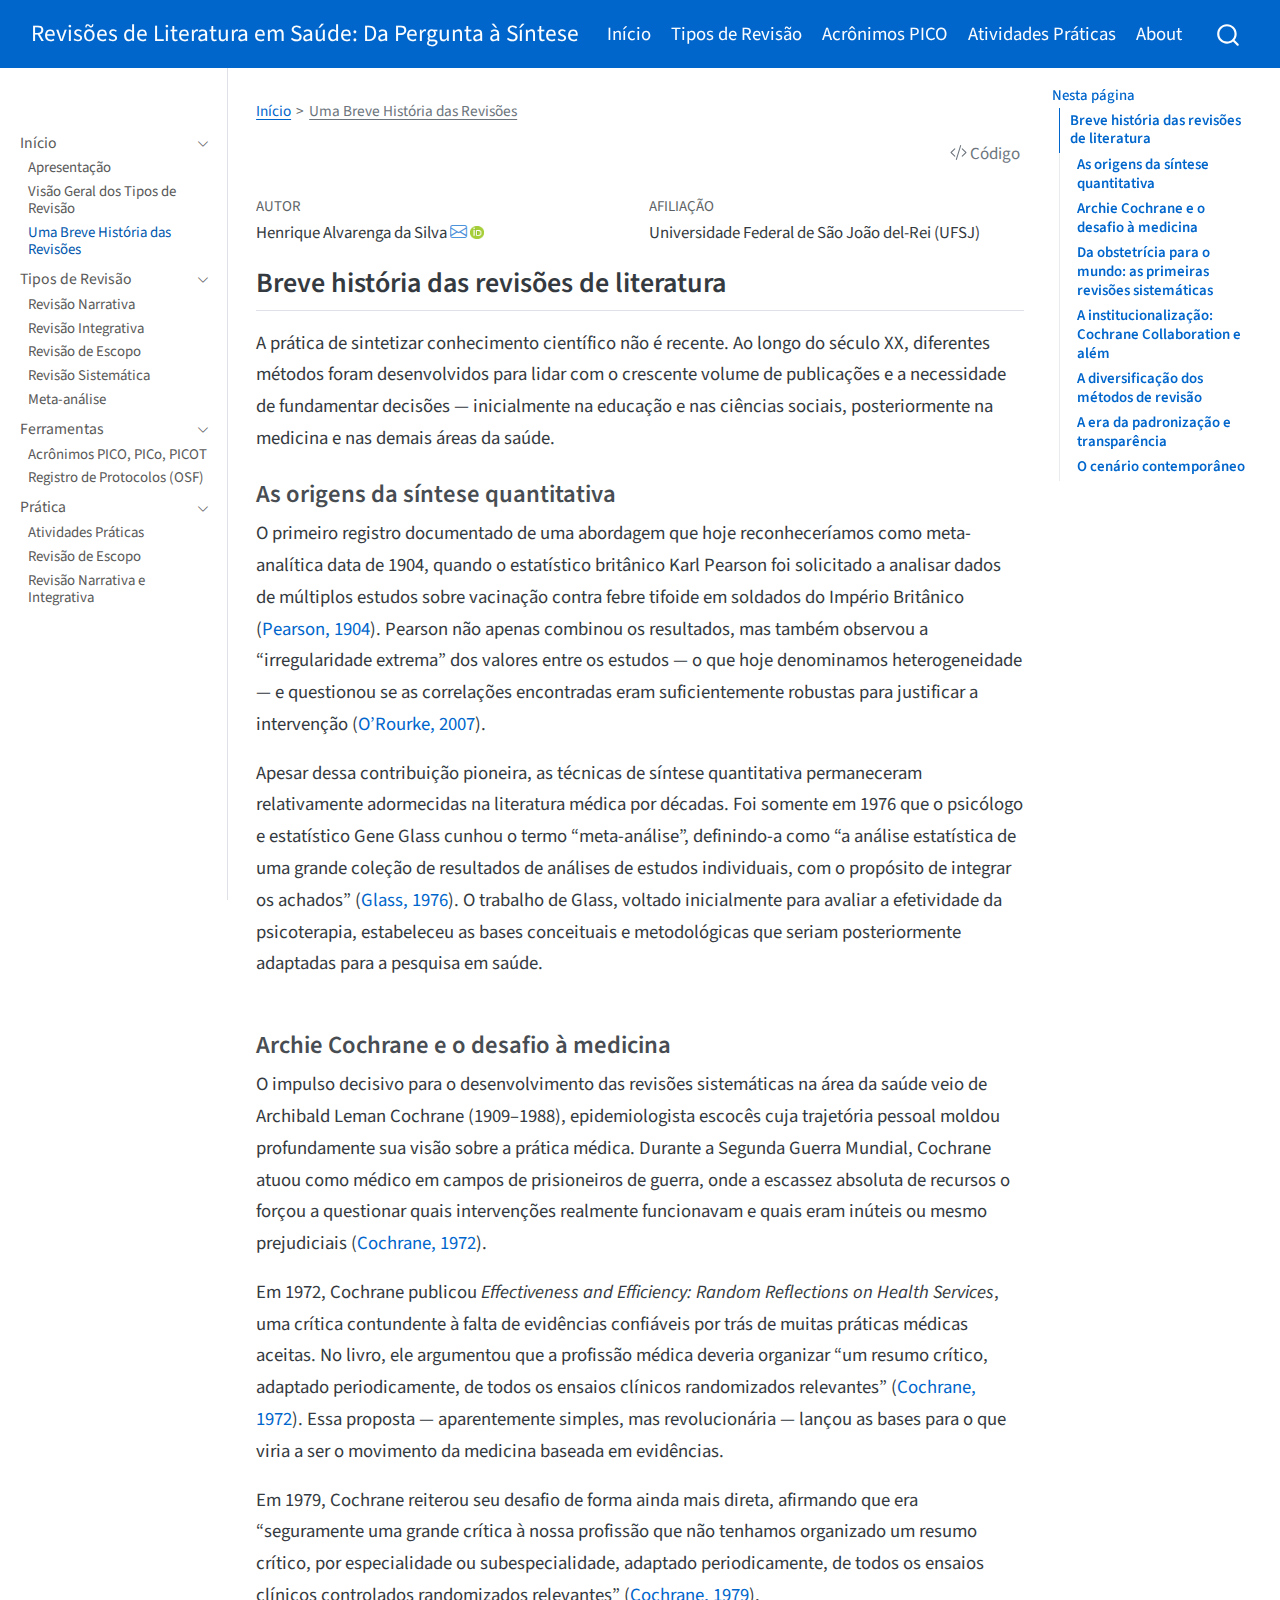
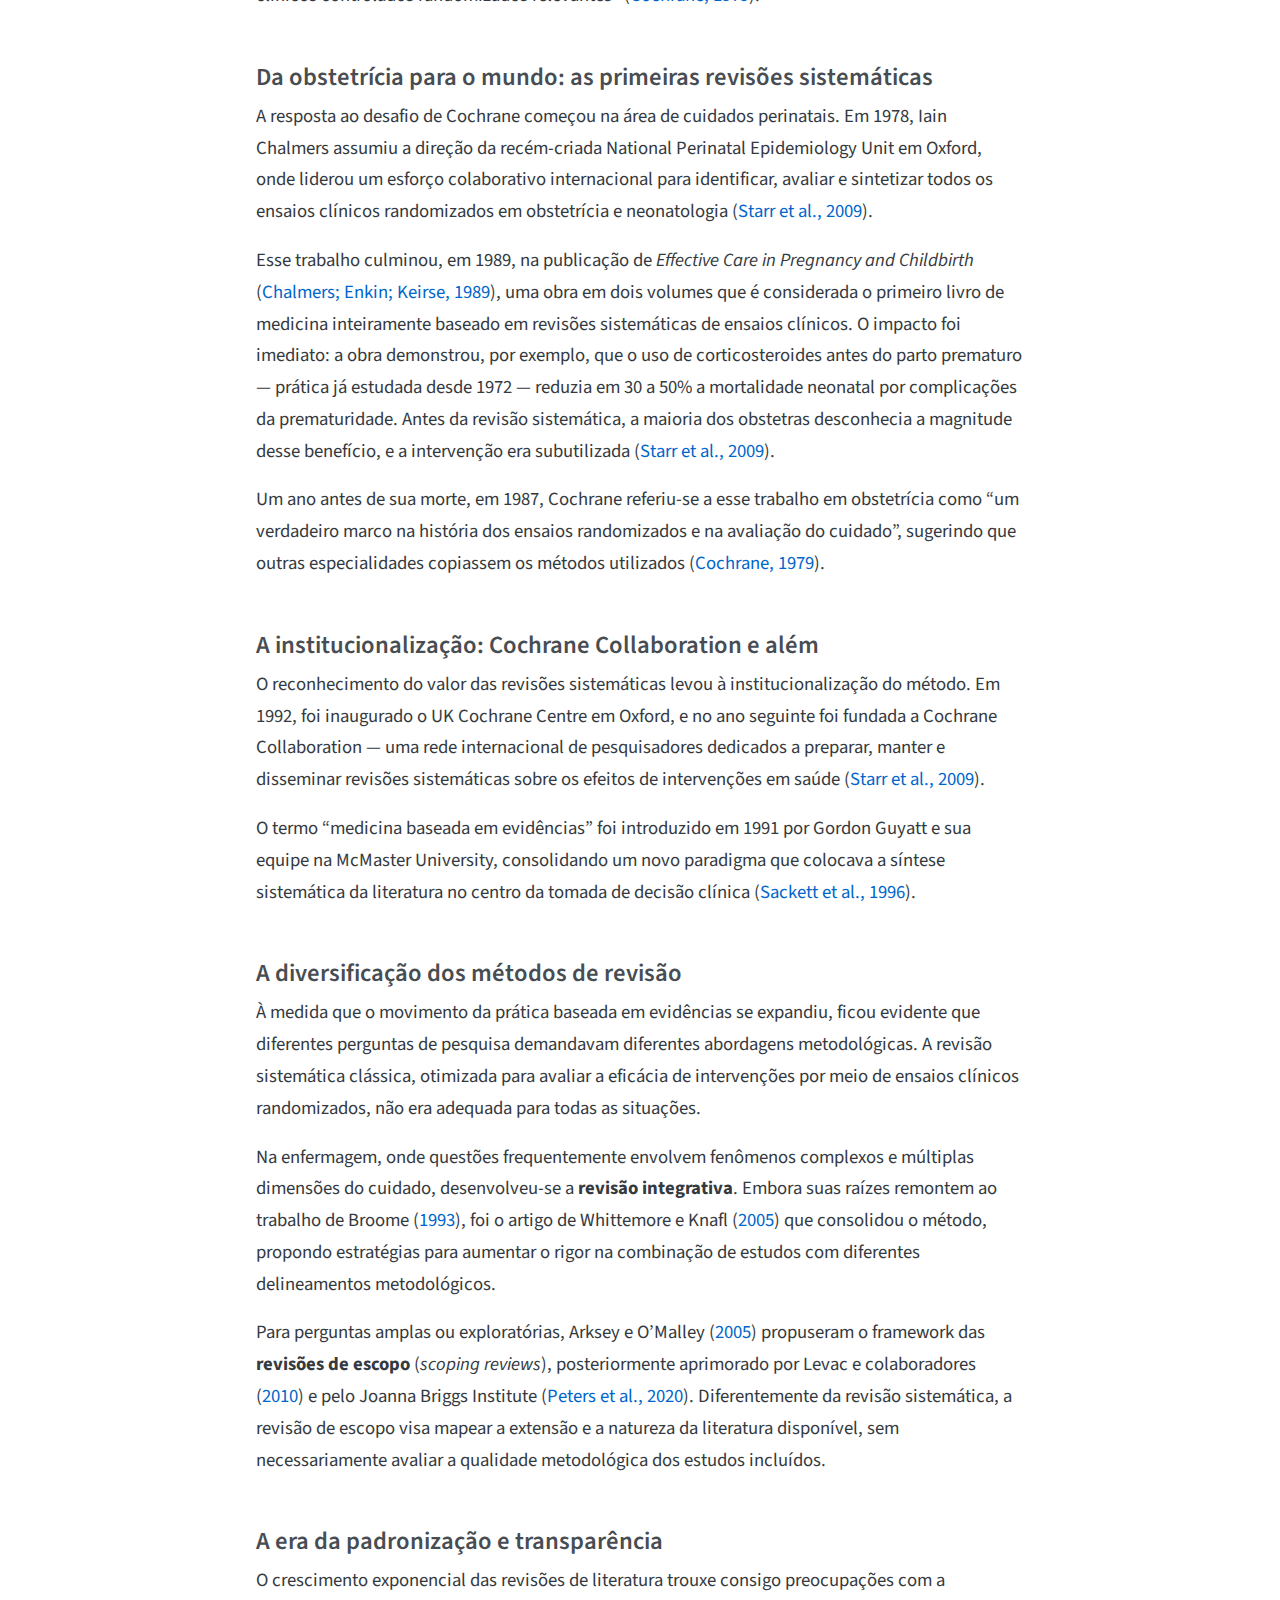
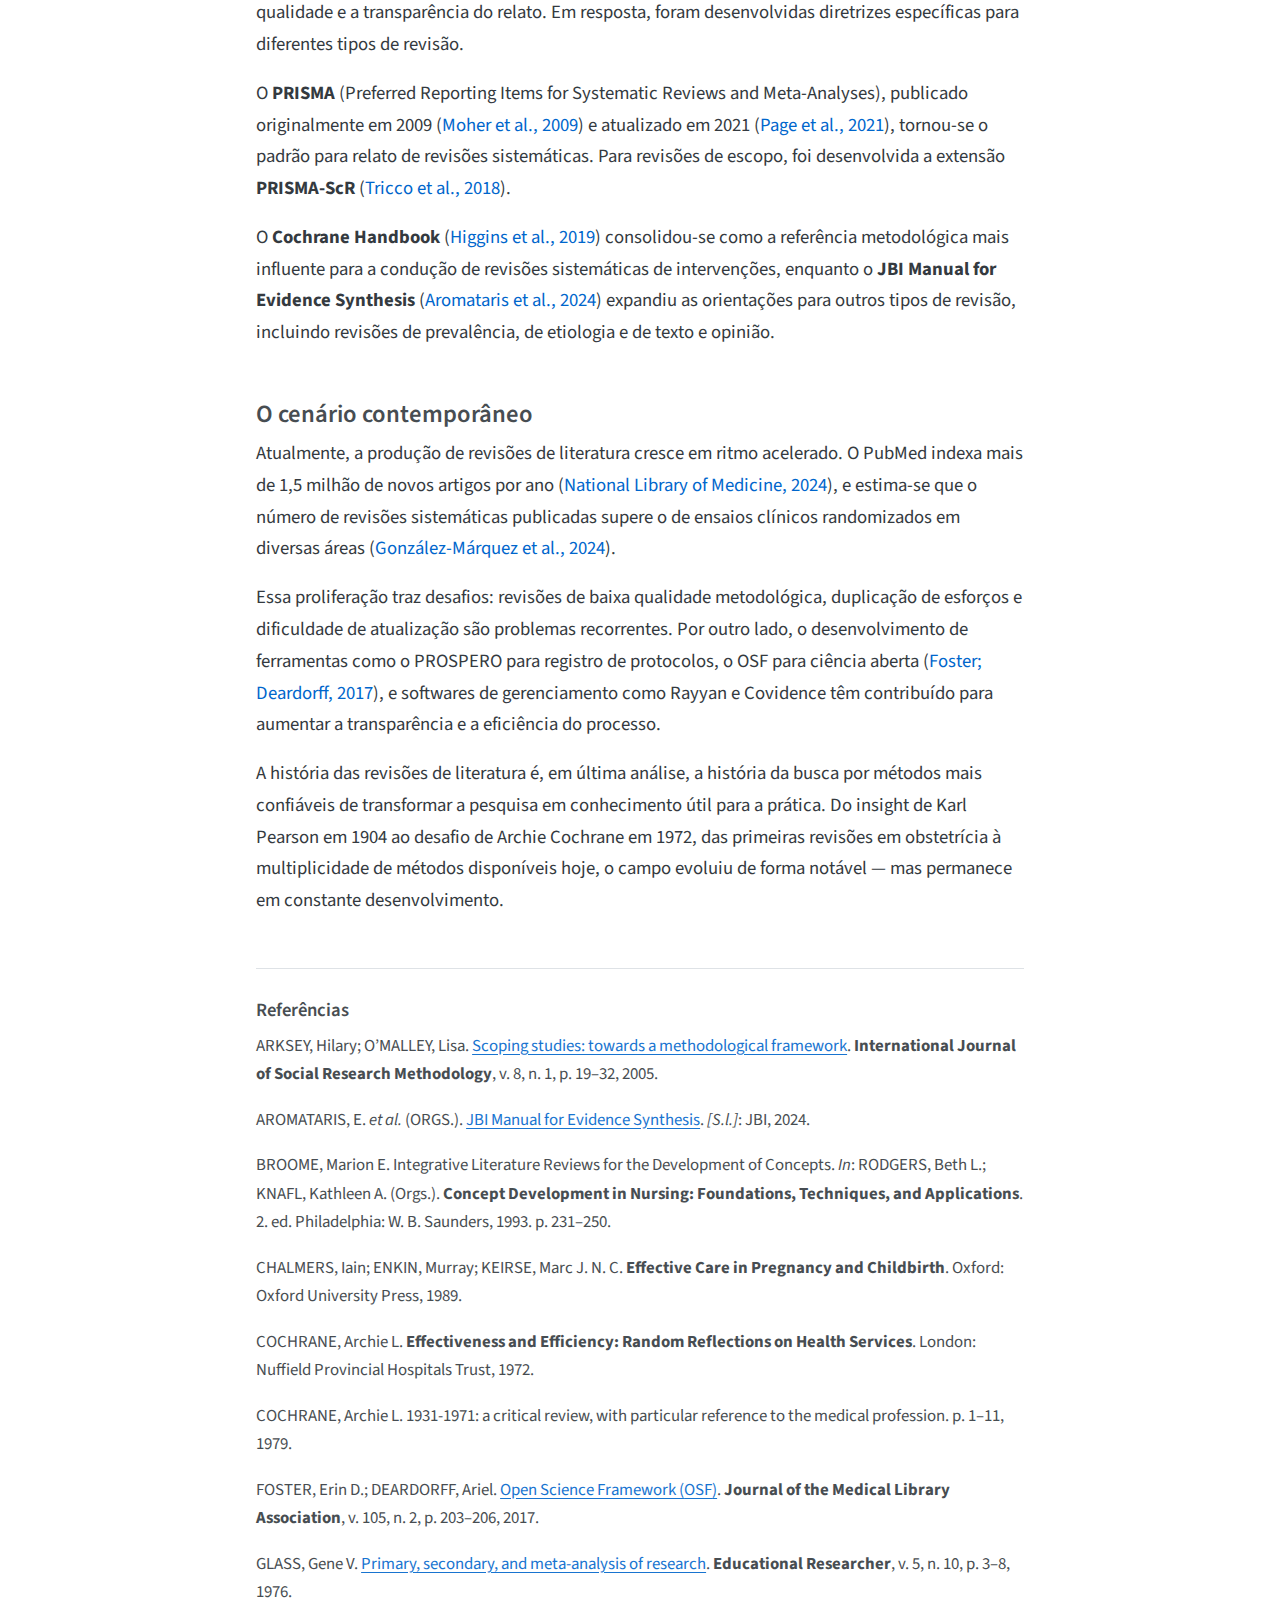
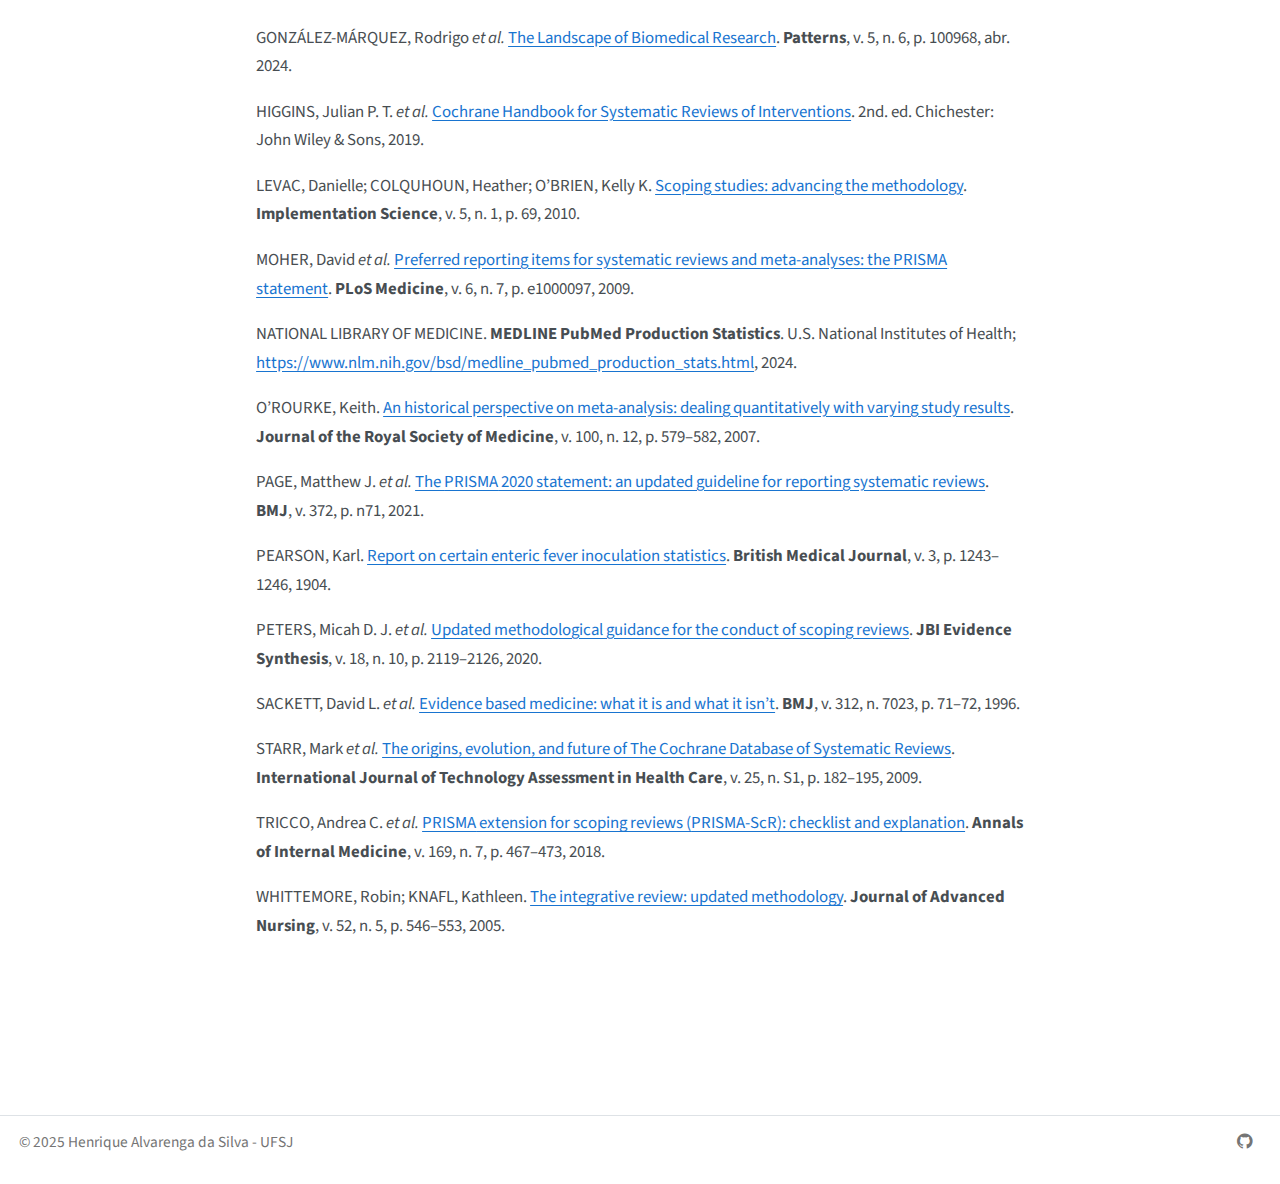
<file: docs/01.1-historia.html>
<!DOCTYPE html>
<html xmlns="http://www.w3.org/1999/xhtml" lang="pt-BR" xml:lang="pt-BR"><head>

<meta charset="utf-8">
<meta name="generator" content="quarto-1.8.26">

<meta name="viewport" content="width=device-width, initial-scale=1.0, user-scalable=yes">

<meta name="author" content="Henrique Alvarenga da Silva">

<title>historia – Revisões de Literatura em Saúde: Da Pergunta à Síntese</title>
<style>
code{white-space: pre-wrap;}
span.smallcaps{font-variant: small-caps;}
div.columns{display: flex; gap: min(4vw, 1.5em);}
div.column{flex: auto; overflow-x: auto;}
div.hanging-indent{margin-left: 1.5em; text-indent: -1.5em;}
ul.task-list{list-style: none;}
ul.task-list li input[type="checkbox"] {
  width: 0.8em;
  margin: 0 0.8em 0.2em -1em; /* quarto-specific, see https://github.com/quarto-dev/quarto-cli/issues/4556 */ 
  vertical-align: middle;
}
/* CSS for syntax highlighting */
html { -webkit-text-size-adjust: 100%; }
pre > code.sourceCode { white-space: pre; position: relative; }
pre > code.sourceCode > span { display: inline-block; line-height: 1.25; }
pre > code.sourceCode > span:empty { height: 1.2em; }
.sourceCode { overflow: visible; }
code.sourceCode > span { color: inherit; text-decoration: inherit; }
div.sourceCode { margin: 1em 0; }
pre.sourceCode { margin: 0; }
@media screen {
div.sourceCode { overflow: auto; }
}
@media print {
pre > code.sourceCode { white-space: pre-wrap; }
pre > code.sourceCode > span { text-indent: -5em; padding-left: 5em; }
}
pre.numberSource code
  { counter-reset: source-line 0; }
pre.numberSource code > span
  { position: relative; left: -4em; counter-increment: source-line; }
pre.numberSource code > span > a:first-child::before
  { content: counter(source-line);
    position: relative; left: -1em; text-align: right; vertical-align: baseline;
    border: none; display: inline-block;
    -webkit-touch-callout: none; -webkit-user-select: none;
    -khtml-user-select: none; -moz-user-select: none;
    -ms-user-select: none; user-select: none;
    padding: 0 4px; width: 4em;
  }
pre.numberSource { margin-left: 3em;  padding-left: 4px; }
div.sourceCode
  {   }
@media screen {
pre > code.sourceCode > span > a:first-child::before { text-decoration: underline; }
}
/* CSS for citations */
div.csl-bib-body { }
div.csl-entry {
  clear: both;
  margin-bottom: 1em;
}
.hanging-indent div.csl-entry {
  margin-left:2em;
  text-indent:-2em;
}
div.csl-left-margin {
  min-width:2em;
  float:left;
}
div.csl-right-inline {
  margin-left:2em;
  padding-left:1em;
}
div.csl-indent {
  margin-left: 2em;
}</style>


<script src="site_libs/quarto-nav/quarto-nav.js"></script>
<script src="site_libs/quarto-nav/headroom.min.js"></script>
<script src="site_libs/clipboard/clipboard.min.js"></script>
<script src="site_libs/quarto-search/autocomplete.umd.js"></script>
<script src="site_libs/quarto-search/fuse.min.js"></script>
<script src="site_libs/quarto-search/quarto-search.js"></script>
<meta name="quarto:offset" content="./">
<link href="./favicon.ico" rel="icon">
<script src="site_libs/quarto-html/quarto.js" type="module"></script>
<script src="site_libs/quarto-html/tabsets/tabsets.js" type="module"></script>
<script src="site_libs/quarto-html/axe/axe-check.js" type="module"></script>
<script src="site_libs/quarto-html/popper.min.js"></script>
<script src="site_libs/quarto-html/tippy.umd.min.js"></script>
<script src="site_libs/quarto-html/anchor.min.js"></script>
<link href="site_libs/quarto-html/tippy.css" rel="stylesheet">
<link href="site_libs/quarto-html/quarto-syntax-highlighting-587c61ba64f3a5504c4d52d930310e48.css" rel="stylesheet" id="quarto-text-highlighting-styles">
<script src="site_libs/bootstrap/bootstrap.min.js"></script>
<link href="site_libs/bootstrap/bootstrap-icons.css" rel="stylesheet">
<link href="site_libs/bootstrap/bootstrap-56346452e88ae1a5de58ede422006661.min.css" rel="stylesheet" append-hash="true" id="quarto-bootstrap" data-mode="light">
<script id="quarto-search-options" type="application/json">{
  "location": "navbar",
  "copy-button": false,
  "collapse-after": 3,
  "panel-placement": "end",
  "type": "overlay",
  "limit": 50,
  "keyboard-shortcut": [
    "f",
    "/",
    "s"
  ],
  "show-item-context": false,
  "language": {
    "search-no-results-text": "Nenhum resultado",
    "search-matching-documents-text": "documentos correspondentes",
    "search-copy-link-title": "Copiar link para a busca",
    "search-hide-matches-text": "Esconder correspondências adicionais",
    "search-more-match-text": "mais correspondência neste documento",
    "search-more-matches-text": "mais correspondências neste documento",
    "search-clear-button-title": "Limpar",
    "search-text-placeholder": "",
    "search-detached-cancel-button-title": "Cancelar",
    "search-submit-button-title": "Enviar",
    "search-label": "Procurar"
  }
}</script>
<style>html{ scroll-behavior: smooth; }</style>


<link rel="stylesheet" href="styles.css">
</head>

<body class="nav-sidebar docked nav-fixed quarto-light">

<div id="quarto-search-results"></div>
  <header id="quarto-header" class="headroom fixed-top">
    <nav class="navbar navbar-expand-lg " data-bs-theme="dark">
      <div class="navbar-container container-fluid">
      <div class="navbar-brand-container mx-auto">
    <a class="navbar-brand" href="./index.html">
    <span class="navbar-title">Revisões de Literatura em Saúde: Da Pergunta à Síntese</span>
    </a>
  </div>
            <div id="quarto-search" class="" title="Procurar"></div>
          <button class="navbar-toggler" type="button" data-bs-toggle="collapse" data-bs-target="#navbarCollapse" aria-controls="navbarCollapse" role="menu" aria-expanded="false" aria-label="Alternar de navegação" onclick="if (window.quartoToggleHeadroom) { window.quartoToggleHeadroom(); }">
  <span class="navbar-toggler-icon"></span>
</button>
          <div class="collapse navbar-collapse" id="navbarCollapse">
            <ul class="navbar-nav navbar-nav-scroll me-auto">
  <li class="nav-item">
    <a class="nav-link active" href="./index.html" aria-current="page"> 
<span class="menu-text">Início</span></a>
  </li>  
  <li class="nav-item">
    <a class="nav-link" href="./01-introducao.html"> 
<span class="menu-text">Tipos de Revisão</span></a>
  </li>  
  <li class="nav-item">
    <a class="nav-link" href="./07-acronimos-pico.html"> 
<span class="menu-text">Acrônimos PICO</span></a>
  </li>  
  <li class="nav-item">
    <a class="nav-link" href="./09-pratica-0.html"> 
<span class="menu-text">Atividades Práticas</span></a>
  </li>  
  <li class="nav-item">
    <a class="nav-link" href="./About.html"> 
<span class="menu-text">About</span></a>
  </li>  
</ul>
          </div> <!-- /navcollapse -->
            <div class="quarto-navbar-tools">
</div>
      </div> <!-- /container-fluid -->
    </nav>
  <nav class="quarto-secondary-nav">
    <div class="container-fluid d-flex">
      <button type="button" class="quarto-btn-toggle btn" data-bs-toggle="collapse" role="button" data-bs-target=".quarto-sidebar-collapse-item" aria-controls="quarto-sidebar" aria-expanded="false" aria-label="Alternar barra lateral" onclick="if (window.quartoToggleHeadroom) { window.quartoToggleHeadroom(); }">
        <i class="bi bi-layout-text-sidebar-reverse"></i>
      </button>
        <nav class="quarto-page-breadcrumbs" aria-label="breadcrumb"><ol class="breadcrumb"><li class="breadcrumb-item"><a href="./index.html">Início</a></li><li class="breadcrumb-item"><a href="./01.1-historia.html">Uma Breve História das Revisões</a></li></ol></nav>
        <a class="flex-grow-1" role="navigation" data-bs-toggle="collapse" data-bs-target=".quarto-sidebar-collapse-item" aria-controls="quarto-sidebar" aria-expanded="false" aria-label="Alternar barra lateral" onclick="if (window.quartoToggleHeadroom) { window.quartoToggleHeadroom(); }">      
        </a>
      <button type="button" class="btn quarto-search-button" aria-label="Procurar" onclick="window.quartoOpenSearch();">
        <i class="bi bi-search"></i>
      </button>
    </div>
  </nav>
</header>
<!-- content -->
<div id="quarto-content" class="quarto-container page-columns page-rows-contents page-layout-article page-navbar">
<!-- sidebar -->
  <nav id="quarto-sidebar" class="sidebar collapse collapse-horizontal quarto-sidebar-collapse-item sidebar-navigation docked overflow-auto">
        <div class="mt-2 flex-shrink-0 align-items-center">
        <div class="sidebar-search">
        <div id="quarto-search" class="" title="Procurar"></div>
        </div>
        </div>
    <div class="sidebar-menu-container"> 
    <ul class="list-unstyled mt-1">
        <li class="sidebar-item sidebar-item-section">
      <div class="sidebar-item-container"> 
            <a class="sidebar-item-text sidebar-link text-start" data-bs-toggle="collapse" data-bs-target="#quarto-sidebar-section-1" role="navigation" aria-expanded="true">
 <span class="menu-text">Início</span></a>
          <a class="sidebar-item-toggle text-start" data-bs-toggle="collapse" data-bs-target="#quarto-sidebar-section-1" role="navigation" aria-expanded="true" aria-label="Alternar seção">
            <i class="bi bi-chevron-right ms-2"></i>
          </a> 
      </div>
      <ul id="quarto-sidebar-section-1" class="collapse list-unstyled sidebar-section depth1 show">  
          <li class="sidebar-item">
  <div class="sidebar-item-container"> 
  <a href="./index.html" class="sidebar-item-text sidebar-link">
 <span class="menu-text">Apresentação</span></a>
  </div>
</li>
          <li class="sidebar-item">
  <div class="sidebar-item-container"> 
  <a href="./01-introducao.html" class="sidebar-item-text sidebar-link">
 <span class="menu-text">Visão Geral dos Tipos de Revisão</span></a>
  </div>
</li>
          <li class="sidebar-item">
  <div class="sidebar-item-container"> 
  <a href="./01.1-historia.html" class="sidebar-item-text sidebar-link active">
 <span class="menu-text">Uma Breve História das Revisões</span></a>
  </div>
</li>
      </ul>
  </li>
        <li class="sidebar-item sidebar-item-section">
      <div class="sidebar-item-container"> 
            <a class="sidebar-item-text sidebar-link text-start" data-bs-toggle="collapse" data-bs-target="#quarto-sidebar-section-2" role="navigation" aria-expanded="true">
 <span class="menu-text">Tipos de Revisão</span></a>
          <a class="sidebar-item-toggle text-start" data-bs-toggle="collapse" data-bs-target="#quarto-sidebar-section-2" role="navigation" aria-expanded="true" aria-label="Alternar seção">
            <i class="bi bi-chevron-right ms-2"></i>
          </a> 
      </div>
      <ul id="quarto-sidebar-section-2" class="collapse list-unstyled sidebar-section depth1 show">  
          <li class="sidebar-item">
  <div class="sidebar-item-container"> 
  <a href="./02-revisao-narrativa.html" class="sidebar-item-text sidebar-link">
 <span class="menu-text">Revisão Narrativa</span></a>
  </div>
</li>
          <li class="sidebar-item">
  <div class="sidebar-item-container"> 
  <a href="./03-revisao-integrativa.html" class="sidebar-item-text sidebar-link">
 <span class="menu-text">Revisão Integrativa</span></a>
  </div>
</li>
          <li class="sidebar-item">
  <div class="sidebar-item-container"> 
  <a href="./04-revisao-escopo.html" class="sidebar-item-text sidebar-link">
 <span class="menu-text">Revisão de Escopo</span></a>
  </div>
</li>
          <li class="sidebar-item">
  <div class="sidebar-item-container"> 
  <a href="./05-revisao-sistematica.html" class="sidebar-item-text sidebar-link">
 <span class="menu-text">Revisão Sistemática</span></a>
  </div>
</li>
          <li class="sidebar-item">
  <div class="sidebar-item-container"> 
  <a href="./06-metanalise.html" class="sidebar-item-text sidebar-link">
 <span class="menu-text">Meta-análise</span></a>
  </div>
</li>
      </ul>
  </li>
        <li class="sidebar-item sidebar-item-section">
      <div class="sidebar-item-container"> 
            <a class="sidebar-item-text sidebar-link text-start" data-bs-toggle="collapse" data-bs-target="#quarto-sidebar-section-3" role="navigation" aria-expanded="true">
 <span class="menu-text">Ferramentas</span></a>
          <a class="sidebar-item-toggle text-start" data-bs-toggle="collapse" data-bs-target="#quarto-sidebar-section-3" role="navigation" aria-expanded="true" aria-label="Alternar seção">
            <i class="bi bi-chevron-right ms-2"></i>
          </a> 
      </div>
      <ul id="quarto-sidebar-section-3" class="collapse list-unstyled sidebar-section depth1 show">  
          <li class="sidebar-item">
  <div class="sidebar-item-container"> 
  <a href="./07-acronimos-pico.html" class="sidebar-item-text sidebar-link">
 <span class="menu-text">Acrônimos PICO, PICo, PICOT</span></a>
  </div>
</li>
          <li class="sidebar-item">
  <div class="sidebar-item-container"> 
  <a href="./08-registro-osf.html" class="sidebar-item-text sidebar-link">
 <span class="menu-text">Registro de Protocolos (OSF)</span></a>
  </div>
</li>
      </ul>
  </li>
        <li class="sidebar-item sidebar-item-section">
      <div class="sidebar-item-container"> 
            <a class="sidebar-item-text sidebar-link text-start" data-bs-toggle="collapse" data-bs-target="#quarto-sidebar-section-4" role="navigation" aria-expanded="true">
 <span class="menu-text">Prática</span></a>
          <a class="sidebar-item-toggle text-start" data-bs-toggle="collapse" data-bs-target="#quarto-sidebar-section-4" role="navigation" aria-expanded="true" aria-label="Alternar seção">
            <i class="bi bi-chevron-right ms-2"></i>
          </a> 
      </div>
      <ul id="quarto-sidebar-section-4" class="collapse list-unstyled sidebar-section depth1 show">  
          <li class="sidebar-item">
  <div class="sidebar-item-container"> 
  <a href="./09-pratica-0.html" class="sidebar-item-text sidebar-link">
 <span class="menu-text">Atividades Práticas</span></a>
  </div>
</li>
          <li class="sidebar-item">
  <div class="sidebar-item-container"> 
  <a href="./09-pratica-1.html" class="sidebar-item-text sidebar-link">
 <span class="menu-text">Revisão de Escopo</span></a>
  </div>
</li>
          <li class="sidebar-item">
  <div class="sidebar-item-container"> 
  <a href="./09-pratica-2.html" class="sidebar-item-text sidebar-link">
 <span class="menu-text">Revisão Narrativa e Integrativa</span></a>
  </div>
</li>
      </ul>
  </li>
    </ul>
    </div>
</nav>
<div id="quarto-sidebar-glass" class="quarto-sidebar-collapse-item" data-bs-toggle="collapse" data-bs-target=".quarto-sidebar-collapse-item"></div>
<!-- margin-sidebar -->
    <div id="quarto-margin-sidebar" class="sidebar margin-sidebar">
        <nav id="TOC" role="doc-toc" class="toc-active">
    <h2 id="toc-title">Nesta página</h2>
   
  <ul>
  <li><a href="#breve-história-das-revisões-de-literatura" id="toc-breve-história-das-revisões-de-literatura" class="nav-link active" data-scroll-target="#breve-história-das-revisões-de-literatura">Breve história das revisões de literatura</a>
  <ul class="collapse">
  <li><a href="#as-origens-da-síntese-quantitativa" id="toc-as-origens-da-síntese-quantitativa" class="nav-link" data-scroll-target="#as-origens-da-síntese-quantitativa">As origens da síntese quantitativa</a></li>
  <li><a href="#archie-cochrane-e-o-desafio-à-medicina" id="toc-archie-cochrane-e-o-desafio-à-medicina" class="nav-link" data-scroll-target="#archie-cochrane-e-o-desafio-à-medicina">Archie Cochrane e o desafio à medicina</a></li>
  <li><a href="#da-obstetrícia-para-o-mundo-as-primeiras-revisões-sistemáticas" id="toc-da-obstetrícia-para-o-mundo-as-primeiras-revisões-sistemáticas" class="nav-link" data-scroll-target="#da-obstetrícia-para-o-mundo-as-primeiras-revisões-sistemáticas">Da obstetrícia para o mundo: as primeiras revisões sistemáticas</a></li>
  <li><a href="#a-institucionalização-cochrane-collaboration-e-além" id="toc-a-institucionalização-cochrane-collaboration-e-além" class="nav-link" data-scroll-target="#a-institucionalização-cochrane-collaboration-e-além">A institucionalização: Cochrane Collaboration e além</a></li>
  <li><a href="#a-diversificação-dos-métodos-de-revisão" id="toc-a-diversificação-dos-métodos-de-revisão" class="nav-link" data-scroll-target="#a-diversificação-dos-métodos-de-revisão">A diversificação dos métodos de revisão</a></li>
  <li><a href="#a-era-da-padronização-e-transparência" id="toc-a-era-da-padronização-e-transparência" class="nav-link" data-scroll-target="#a-era-da-padronização-e-transparência">A era da padronização e transparência</a></li>
  <li><a href="#o-cenário-contemporâneo" id="toc-o-cenário-contemporâneo" class="nav-link" data-scroll-target="#o-cenário-contemporâneo">O cenário contemporâneo</a></li>
  </ul></li>
  </ul>
</nav>
    </div>
<!-- main -->
<main class="content" id="quarto-document-content"><div class="quarto-title-block"><nav class="quarto-page-breadcrumbs quarto-title-breadcrumbs d-none d-lg-block" aria-label="breadcrumb"><ol class="breadcrumb"><li class="breadcrumb-item"><a href="./index.html">Início</a></li><li class="breadcrumb-item"><a href="./01.1-historia.html">Uma Breve História das Revisões</a></li></ol></nav><div class="quarto-title-tools-only"><h1></h1><button type="button" class="btn code-tools-button" id="quarto-code-tools-source"><i class="bi"></i> Código</button></div></div>

<header id="title-block-header" class="quarto-title-block default">
<div class="quarto-title">
</div>


<div class="quarto-title-meta-author">
  <div class="quarto-title-meta-heading">Autor</div>
  <div class="quarto-title-meta-heading">Afiliação</div>
  
    <div class="quarto-title-meta-contents">
    <p class="author">Henrique Alvarenga da Silva <a href="mailto:henriquealvarenga@ufsj.edu.br" class="quarto-title-author-email"><i class="bi bi-envelope"></i></a> <a href="https://orcid.org/0000-0001-9799-5240" class="quarto-title-author-orcid"> <img src="[data-uri]"></a></p>
  </div>
  <div class="quarto-title-meta-contents">
        <p class="affiliation">
            Universidade Federal de São João del-Rei (UFSJ)
          </p>
      </div>
  </div>

<div class="quarto-title-meta">

      
  
    
  </div>
  


</header>


<section id="breve-história-das-revisões-de-literatura" class="level2">
<h2 class="anchored" data-anchor-id="breve-história-das-revisões-de-literatura">Breve história das revisões de literatura</h2>
<p>A prática de sintetizar conhecimento científico não é recente. Ao longo do século XX, diferentes métodos foram desenvolvidos para lidar com o crescente volume de publicações e a necessidade de fundamentar decisões — inicialmente na educação e nas ciências sociais, posteriormente na medicina e nas demais áreas da saúde.</p>
<section id="as-origens-da-síntese-quantitativa" class="level3">
<h3 class="anchored" data-anchor-id="as-origens-da-síntese-quantitativa">As origens da síntese quantitativa</h3>
<p>O primeiro registro documentado de uma abordagem que hoje reconheceríamos como meta-analítica data de 1904, quando o estatístico britânico Karl Pearson foi solicitado a analisar dados de múltiplos estudos sobre vacinação contra febre tifoide em soldados do Império Britânico <span class="citation" data-cites="pearson1904">(<a href="#ref-pearson1904" role="doc-biblioref">Pearson, 1904</a>)</span>. Pearson não apenas combinou os resultados, mas também observou a “irregularidade extrema” dos valores entre os estudos — o que hoje denominamos heterogeneidade — e questionou se as correlações encontradas eram suficientemente robustas para justificar a intervenção <span class="citation" data-cites="orourke2007">(<a href="#ref-orourke2007" role="doc-biblioref">O’Rourke, 2007</a>)</span>.</p>
<p>Apesar dessa contribuição pioneira, as técnicas de síntese quantitativa permaneceram relativamente adormecidas na literatura médica por décadas. Foi somente em 1976 que o psicólogo e estatístico Gene Glass cunhou o termo “meta-análise”, definindo-a como “a análise estatística de uma grande coleção de resultados de análises de estudos individuais, com o propósito de integrar os achados” <span class="citation" data-cites="glass1976">(<a href="#ref-glass1976" role="doc-biblioref">Glass, 1976</a>)</span>. O trabalho de Glass, voltado inicialmente para avaliar a efetividade da psicoterapia, estabeleceu as bases conceituais e metodológicas que seriam posteriormente adaptadas para a pesquisa em saúde.</p>
</section>
<section id="archie-cochrane-e-o-desafio-à-medicina" class="level3">
<h3 class="anchored" data-anchor-id="archie-cochrane-e-o-desafio-à-medicina">Archie Cochrane e o desafio à medicina</h3>
<p>O impulso decisivo para o desenvolvimento das revisões sistemáticas na área da saúde veio de Archibald Leman Cochrane (1909–1988), epidemiologista escocês cuja trajetória pessoal moldou profundamente sua visão sobre a prática médica. Durante a Segunda Guerra Mundial, Cochrane atuou como médico em campos de prisioneiros de guerra, onde a escassez absoluta de recursos o forçou a questionar quais intervenções realmente funcionavam e quais eram inúteis ou mesmo prejudiciais <span class="citation" data-cites="cochrane1972">(<a href="#ref-cochrane1972" role="doc-biblioref">Cochrane, 1972</a>)</span>.</p>
<p>Em 1972, Cochrane publicou <em>Effectiveness and Efficiency: Random Reflections on Health Services</em>, uma crítica contundente à falta de evidências confiáveis por trás de muitas práticas médicas aceitas. No livro, ele argumentou que a profissão médica deveria organizar “um resumo crítico, adaptado periodicamente, de todos os ensaios clínicos randomizados relevantes” <span class="citation" data-cites="cochrane1972">(<a href="#ref-cochrane1972" role="doc-biblioref">Cochrane, 1972</a>)</span>. Essa proposta — aparentemente simples, mas revolucionária — lançou as bases para o que viria a ser o movimento da medicina baseada em evidências.</p>
<p>Em 1979, Cochrane reiterou seu desafio de forma ainda mais direta, afirmando que era “seguramente uma grande crítica à nossa profissão que não tenhamos organizado um resumo crítico, por especialidade ou subespecialidade, adaptado periodicamente, de todos os ensaios clínicos controlados randomizados relevantes” <span class="citation" data-cites="cochrane1979">(<a href="#ref-cochrane1979" role="doc-biblioref">Cochrane, 1979</a>)</span>.</p>
</section>
<section id="da-obstetrícia-para-o-mundo-as-primeiras-revisões-sistemáticas" class="level3">
<h3 class="anchored" data-anchor-id="da-obstetrícia-para-o-mundo-as-primeiras-revisões-sistemáticas">Da obstetrícia para o mundo: as primeiras revisões sistemáticas</h3>
<p>A resposta ao desafio de Cochrane começou na área de cuidados perinatais. Em 1978, Iain Chalmers assumiu a direção da recém-criada National Perinatal Epidemiology Unit em Oxford, onde liderou um esforço colaborativo internacional para identificar, avaliar e sintetizar todos os ensaios clínicos randomizados em obstetrícia e neonatologia <span class="citation" data-cites="starr2009">(<a href="#ref-starr2009" role="doc-biblioref">Starr et al., 2009</a>)</span>.</p>
<p>Esse trabalho culminou, em 1989, na publicação de <em>Effective Care in Pregnancy and Childbirth</em> <span class="citation" data-cites="chalmers1989">(<a href="#ref-chalmers1989" role="doc-biblioref">Chalmers; Enkin; Keirse, 1989</a>)</span>, uma obra em dois volumes que é considerada o primeiro livro de medicina inteiramente baseado em revisões sistemáticas de ensaios clínicos. O impacto foi imediato: a obra demonstrou, por exemplo, que o uso de corticosteroides antes do parto prematuro — prática já estudada desde 1972 — reduzia em 30 a 50% a mortalidade neonatal por complicações da prematuridade. Antes da revisão sistemática, a maioria dos obstetras desconhecia a magnitude desse benefício, e a intervenção era subutilizada <span class="citation" data-cites="starr2009">(<a href="#ref-starr2009" role="doc-biblioref">Starr et al., 2009</a>)</span>.</p>
<p>Um ano antes de sua morte, em 1987, Cochrane referiu-se a esse trabalho em obstetrícia como “um verdadeiro marco na história dos ensaios randomizados e na avaliação do cuidado”, sugerindo que outras especialidades copiassem os métodos utilizados <span class="citation" data-cites="cochrane1979">(<a href="#ref-cochrane1979" role="doc-biblioref">Cochrane, 1979</a>)</span>.</p>
</section>
<section id="a-institucionalização-cochrane-collaboration-e-além" class="level3">
<h3 class="anchored" data-anchor-id="a-institucionalização-cochrane-collaboration-e-além">A institucionalização: Cochrane Collaboration e além</h3>
<p>O reconhecimento do valor das revisões sistemáticas levou à institucionalização do método. Em 1992, foi inaugurado o UK Cochrane Centre em Oxford, e no ano seguinte foi fundada a Cochrane Collaboration — uma rede internacional de pesquisadores dedicados a preparar, manter e disseminar revisões sistemáticas sobre os efeitos de intervenções em saúde <span class="citation" data-cites="starr2009">(<a href="#ref-starr2009" role="doc-biblioref">Starr et al., 2009</a>)</span>.</p>
<p>O termo “medicina baseada em evidências” foi introduzido em 1991 por Gordon Guyatt e sua equipe na McMaster University, consolidando um novo paradigma que colocava a síntese sistemática da literatura no centro da tomada de decisão clínica <span class="citation" data-cites="sackett1996">(<a href="#ref-sackett1996" role="doc-biblioref">Sackett et al., 1996</a>)</span>.</p>
</section>
<section id="a-diversificação-dos-métodos-de-revisão" class="level3">
<h3 class="anchored" data-anchor-id="a-diversificação-dos-métodos-de-revisão">A diversificação dos métodos de revisão</h3>
<p>À medida que o movimento da prática baseada em evidências se expandiu, ficou evidente que diferentes perguntas de pesquisa demandavam diferentes abordagens metodológicas. A revisão sistemática clássica, otimizada para avaliar a eficácia de intervenções por meio de ensaios clínicos randomizados, não era adequada para todas as situações.</p>
<p>Na enfermagem, onde questões frequentemente envolvem fenômenos complexos e múltiplas dimensões do cuidado, desenvolveu-se a <strong>revisão integrativa</strong>. Embora suas raízes remontem ao trabalho de Broome <span class="citation" data-cites="broome1993">(<a href="#ref-broome1993" role="doc-biblioref">1993</a>)</span>, foi o artigo de Whittemore e Knafl <span class="citation" data-cites="whittemore2005">(<a href="#ref-whittemore2005" role="doc-biblioref">2005</a>)</span> que consolidou o método, propondo estratégias para aumentar o rigor na combinação de estudos com diferentes delineamentos metodológicos.</p>
<p>Para perguntas amplas ou exploratórias, Arksey e O’Malley <span class="citation" data-cites="arksey2005">(<a href="#ref-arksey2005" role="doc-biblioref">2005</a>)</span> propuseram o framework das <strong>revisões de escopo</strong> (<em>scoping reviews</em>), posteriormente aprimorado por Levac e colaboradores <span class="citation" data-cites="levac2010">(<a href="#ref-levac2010" role="doc-biblioref">2010</a>)</span> e pelo Joanna Briggs Institute <span class="citation" data-cites="peters2020">(<a href="#ref-peters2020" role="doc-biblioref">Peters et al., 2020</a>)</span>. Diferentemente da revisão sistemática, a revisão de escopo visa mapear a extensão e a natureza da literatura disponível, sem necessariamente avaliar a qualidade metodológica dos estudos incluídos.</p>
</section>
<section id="a-era-da-padronização-e-transparência" class="level3">
<h3 class="anchored" data-anchor-id="a-era-da-padronização-e-transparência">A era da padronização e transparência</h3>
<p>O crescimento exponencial das revisões de literatura trouxe consigo preocupações com a qualidade e a transparência do relato. Em resposta, foram desenvolvidas diretrizes específicas para diferentes tipos de revisão.</p>
<p>O <strong>PRISMA</strong> (Preferred Reporting Items for Systematic Reviews and Meta-Analyses), publicado originalmente em 2009 <span class="citation" data-cites="moher2009">(<a href="#ref-moher2009" role="doc-biblioref">Moher et al., 2009</a>)</span> e atualizado em 2021 <span class="citation" data-cites="page2021">(<a href="#ref-page2021" role="doc-biblioref">Page et al., 2021</a>)</span>, tornou-se o padrão para relato de revisões sistemáticas. Para revisões de escopo, foi desenvolvida a extensão <strong>PRISMA-ScR</strong> <span class="citation" data-cites="tricco2018">(<a href="#ref-tricco2018" role="doc-biblioref">Tricco et al., 2018</a>)</span>.</p>
<p>O <strong>Cochrane Handbook</strong> <span class="citation" data-cites="higgins2019">(<a href="#ref-higgins2019" role="doc-biblioref">Higgins et al., 2019</a>)</span> consolidou-se como a referência metodológica mais influente para a condução de revisões sistemáticas de intervenções, enquanto o <strong>JBI Manual for Evidence Synthesis</strong> <span class="citation" data-cites="jbi2024">(<a href="#ref-jbi2024" role="doc-biblioref">Aromataris et al., 2024</a>)</span> expandiu as orientações para outros tipos de revisão, incluindo revisões de prevalência, de etiologia e de texto e opinião.</p>
</section>
<section id="o-cenário-contemporâneo" class="level3">
<h3 class="anchored" data-anchor-id="o-cenário-contemporâneo">O cenário contemporâneo</h3>
<p>Atualmente, a produção de revisões de literatura cresce em ritmo acelerado. O PubMed indexa mais de 1,5 milhão de novos artigos por ano <span class="citation" data-cites="nlm2024pubmedstats">(<a href="#ref-nlm2024pubmedstats" role="doc-biblioref">National Library of Medicine, 2024</a>)</span>, e estima-se que o número de revisões sistemáticas publicadas supere o de ensaios clínicos randomizados em diversas áreas <span class="citation" data-cites="gonzalezmarquez2024landscape">(<a href="#ref-gonzalezmarquez2024landscape" role="doc-biblioref">González-Márquez et al., 2024</a>)</span>.</p>
<p>Essa proliferação traz desafios: revisões de baixa qualidade metodológica, duplicação de esforços e dificuldade de atualização são problemas recorrentes. Por outro lado, o desenvolvimento de ferramentas como o PROSPERO para registro de protocolos, o OSF para ciência aberta <span class="citation" data-cites="foster2017">(<a href="#ref-foster2017" role="doc-biblioref">Foster; Deardorff, 2017</a>)</span>, e softwares de gerenciamento como Rayyan e Covidence têm contribuído para aumentar a transparência e a eficiência do processo.</p>
<p>A história das revisões de literatura é, em última análise, a história da busca por métodos mais confiáveis de transformar a pesquisa em conhecimento útil para a prática. Do insight de Karl Pearson em 1904 ao desafio de Archie Cochrane em 1972, das primeiras revisões em obstetrícia à multiplicidade de métodos disponíveis hoje, o campo evoluiu de forma notável — mas permanece em constante desenvolvimento.</p>


<!-- -->


</section>
</section>

<div id="quarto-appendix" class="default"><section class="quarto-appendix-contents" role="doc-bibliography" id="quarto-bibliography"><h2 class="anchored quarto-appendix-heading">Referências</h2><div id="refs" class="references csl-bib-body" data-entry-spacing="1" role="list">
<div id="ref-arksey2005" class="csl-entry" role="listitem">
ARKSEY, Hilary; O’MALLEY, Lisa. <a href="https://doi.org/10.1080/1364557032000119616">Scoping studies: towards a methodological framework</a>. <strong>International Journal of Social Research Methodology</strong>, v. 8, n. 1, p. 19–32, 2005.
</div>
<div id="ref-jbi2024" class="csl-entry" role="listitem">
AROMATARIS, E. <em>et al.</em> (ORGS.). <strong><a href="https://doi.org/10.46658/JBIMES-24-01">JBI Manual for Evidence Synthesis</a></strong>. <em>[S.l.]</em>: JBI, 2024.
</div>
<div id="ref-broome1993" class="csl-entry" role="listitem">
BROOME, Marion E. Integrative Literature Reviews for the Development of Concepts. <em>In</em>: RODGERS, Beth L.; KNAFL, Kathleen A. (Orgs.). <strong>Concept Development in Nursing: Foundations, Techniques, and Applications</strong>. 2. ed. Philadelphia: W. B. Saunders, 1993. p. 231–250.
</div>
<div id="ref-chalmers1989" class="csl-entry" role="listitem">
CHALMERS, Iain; ENKIN, Murray; KEIRSE, Marc J. N. C. <strong>Effective Care in Pregnancy and Childbirth</strong>. Oxford: Oxford University Press, 1989.
</div>
<div id="ref-cochrane1972" class="csl-entry" role="listitem">
COCHRANE, Archie L. <strong>Effectiveness and Efficiency: Random Reflections on Health Services</strong>. London: Nuffield Provincial Hospitals Trust, 1972.
</div>
<div id="ref-cochrane1979" class="csl-entry" role="listitem">
COCHRANE, Archie L. 1931-1971: a critical review, with particular reference to the medical profession. p. 1–11, 1979.
</div>
<div id="ref-foster2017" class="csl-entry" role="listitem">
FOSTER, Erin D.; DEARDORFF, Ariel. <a href="https://doi.org/10.5195/jmla.2017.88">Open Science Framework (<span>OSF</span>)</a>. <strong>Journal of the Medical Library Association</strong>, v. 105, n. 2, p. 203–206, 2017.
</div>
<div id="ref-glass1976" class="csl-entry" role="listitem">
GLASS, Gene V. <a href="https://doi.org/10.3102/0013189X005010003">Primary, secondary, and meta-analysis of research</a>. <strong>Educational Researcher</strong>, v. 5, n. 10, p. 3–8, 1976.
</div>
<div id="ref-gonzalezmarquez2024landscape" class="csl-entry" role="listitem">
GONZÁLEZ-MÁRQUEZ, Rodrigo <em>et al.</em> <a href="https://doi.org/10.1016/j.patter.2024.100968">The Landscape of Biomedical Research</a>. <strong>Patterns</strong>, v. 5, n. 6, p. 100968, abr. 2024.
</div>
<div id="ref-higgins2019" class="csl-entry" role="listitem">
HIGGINS, Julian P. T. <em>et al.</em> <strong><a href="https://doi.org/10.1002/9781119536604">Cochrane Handbook for Systematic Reviews of Interventions</a></strong>. 2nd. ed. Chichester: John Wiley &amp; Sons, 2019.
</div>
<div id="ref-levac2010" class="csl-entry" role="listitem">
LEVAC, Danielle; COLQUHOUN, Heather; O’BRIEN, Kelly K. <a href="https://doi.org/10.1186/1748-5908-5-69">Scoping studies: advancing the methodology</a>. <strong>Implementation Science</strong>, v. 5, n. 1, p. 69, 2010.
</div>
<div id="ref-moher2009" class="csl-entry" role="listitem">
MOHER, David <em>et al.</em> <a href="https://doi.org/10.1371/journal.pmed.1000097">Preferred reporting items for systematic reviews and meta-analyses: the <span>PRISMA</span> statement</a>. <strong>PLoS Medicine</strong>, v. 6, n. 7, p. e1000097, 2009.
</div>
<div id="ref-nlm2024pubmedstats" class="csl-entry" role="listitem">
NATIONAL LIBRARY OF MEDICINE. <strong>MEDLINE PubMed Production Statistics</strong>. U.S. National Institutes of Health; <a href="https://www.nlm.nih.gov/bsd/medline_pubmed_production_stats.html" class="uri">https://www.nlm.nih.gov/bsd/medline_pubmed_production_stats.html</a>, 2024.
</div>
<div id="ref-orourke2007" class="csl-entry" role="listitem">
O’ROURKE, Keith. <a href="https://doi.org/10.1177/0141076807100012020">An historical perspective on meta-analysis: dealing quantitatively with varying study results</a>. <strong>Journal of the Royal Society of Medicine</strong>, v. 100, n. 12, p. 579–582, 2007.
</div>
<div id="ref-page2021" class="csl-entry" role="listitem">
PAGE, Matthew J. <em>et al.</em> <a href="https://doi.org/10.1136/bmj.n71">The <span>PRISMA</span> 2020 statement: an updated guideline for reporting systematic reviews</a>. <strong>BMJ</strong>, v. 372, p. n71, 2021.
</div>
<div id="ref-pearson1904" class="csl-entry" role="listitem">
PEARSON, Karl. <a href="https://www.ncbi.nlm.nih.gov/pmc/articles/PMC2355479">Report on certain enteric fever inoculation statistics</a>. <strong>British Medical Journal</strong>, v. 3, p. 1243–1246, 1904.
</div>
<div id="ref-peters2020" class="csl-entry" role="listitem">
PETERS, Micah D. J. <em>et al.</em> <a href="https://doi.org/10.11124/JBIES-20-00167">Updated methodological guidance for the conduct of scoping reviews</a>. <strong>JBI Evidence Synthesis</strong>, v. 18, n. 10, p. 2119–2126, 2020.
</div>
<div id="ref-sackett1996" class="csl-entry" role="listitem">
SACKETT, David L. <em>et al.</em> <a href="https://doi.org/10.1136/bmj.312.7023.71">Evidence based medicine: what it is and what it isn’t</a>. <strong>BMJ</strong>, v. 312, n. 7023, p. 71–72, 1996.
</div>
<div id="ref-starr2009" class="csl-entry" role="listitem">
STARR, Mark <em>et al.</em> <a href="https://doi.org/10.1017/S026646230909062X">The origins, evolution, and future of The Cochrane Database of Systematic Reviews</a>. <strong>International Journal of Technology Assessment in Health Care</strong>, v. 25, n. S1, p. 182–195, 2009.
</div>
<div id="ref-tricco2018" class="csl-entry" role="listitem">
TRICCO, Andrea C. <em>et al.</em> <a href="https://doi.org/10.7326/M18-0850"><span>PRISMA</span> extension for scoping reviews (<span>PRISMA-ScR</span>): checklist and explanation</a>. <strong>Annals of Internal Medicine</strong>, v. 169, n. 7, p. 467–473, 2018.
</div>
<div id="ref-whittemore2005" class="csl-entry" role="listitem">
WHITTEMORE, Robin; KNAFL, Kathleen. <a href="https://doi.org/10.1111/j.1365-2648.2005.03621.x">The integrative review: updated methodology</a>. <strong>Journal of Advanced Nursing</strong>, v. 52, n. 5, p. 546–553, 2005.
</div>
</div></section></div></main> <!-- /main -->
<script id="quarto-html-after-body" type="application/javascript">
  window.document.addEventListener("DOMContentLoaded", function (event) {
    const icon = "";
    const anchorJS = new window.AnchorJS();
    anchorJS.options = {
      placement: 'right',
      icon: icon
    };
    anchorJS.add('.anchored');
    const isCodeAnnotation = (el) => {
      for (const clz of el.classList) {
        if (clz.startsWith('code-annotation-')) {                     
          return true;
        }
      }
      return false;
    }
    const onCopySuccess = function(e) {
      // button target
      const button = e.trigger;
      // don't keep focus
      button.blur();
      // flash "checked"
      button.classList.add('code-copy-button-checked');
      var currentTitle = button.getAttribute("title");
      button.setAttribute("title", "Copiada");
      let tooltip;
      if (window.bootstrap) {
        button.setAttribute("data-bs-toggle", "tooltip");
        button.setAttribute("data-bs-placement", "left");
        button.setAttribute("data-bs-title", "Copiada");
        tooltip = new bootstrap.Tooltip(button, 
          { trigger: "manual", 
            customClass: "code-copy-button-tooltip",
            offset: [0, -8]});
        tooltip.show();    
      }
      setTimeout(function() {
        if (tooltip) {
          tooltip.hide();
          button.removeAttribute("data-bs-title");
          button.removeAttribute("data-bs-toggle");
          button.removeAttribute("data-bs-placement");
        }
        button.setAttribute("title", currentTitle);
        button.classList.remove('code-copy-button-checked');
      }, 1000);
      // clear code selection
      e.clearSelection();
    }
    const getTextToCopy = function(trigger) {
      const outerScaffold = trigger.parentElement.cloneNode(true);
      const codeEl = outerScaffold.querySelector('code');
      for (const childEl of codeEl.children) {
        if (isCodeAnnotation(childEl)) {
          childEl.remove();
        }
      }
      return codeEl.innerText;
    }
    const clipboard = new window.ClipboardJS('.code-copy-button:not([data-in-quarto-modal])', {
      text: getTextToCopy
    });
    clipboard.on('success', onCopySuccess);
    if (window.document.getElementById('quarto-embedded-source-code-modal')) {
      const clipboardModal = new window.ClipboardJS('.code-copy-button[data-in-quarto-modal]', {
        text: getTextToCopy,
        container: window.document.getElementById('quarto-embedded-source-code-modal')
      });
      clipboardModal.on('success', onCopySuccess);
    }
    const viewSource = window.document.getElementById('quarto-view-source') ||
                       window.document.getElementById('quarto-code-tools-source');
    if (viewSource) {
      const sourceUrl = viewSource.getAttribute("data-quarto-source-url");
      viewSource.addEventListener("click", function(e) {
        if (sourceUrl) {
          // rstudio viewer pane
          if (/\bcapabilities=\b/.test(window.location)) {
            window.open(sourceUrl);
          } else {
            window.location.href = sourceUrl;
          }
        } else {
          const modal = new bootstrap.Modal(document.getElementById('quarto-embedded-source-code-modal'));
          modal.show();
        }
        return false;
      });
    }
    function toggleCodeHandler(show) {
      return function(e) {
        const detailsSrc = window.document.querySelectorAll(".cell > details > .sourceCode");
        for (let i=0; i<detailsSrc.length; i++) {
          const details = detailsSrc[i].parentElement;
          if (show) {
            details.open = true;
          } else {
            details.removeAttribute("open");
          }
        }
        const cellCodeDivs = window.document.querySelectorAll(".cell > .sourceCode");
        const fromCls = show ? "hidden" : "unhidden";
        const toCls = show ? "unhidden" : "hidden";
        for (let i=0; i<cellCodeDivs.length; i++) {
          const codeDiv = cellCodeDivs[i];
          if (codeDiv.classList.contains(fromCls)) {
            codeDiv.classList.remove(fromCls);
            codeDiv.classList.add(toCls);
          } 
        }
        return false;
      }
    }
    const hideAllCode = window.document.getElementById("quarto-hide-all-code");
    if (hideAllCode) {
      hideAllCode.addEventListener("click", toggleCodeHandler(false));
    }
    const showAllCode = window.document.getElementById("quarto-show-all-code");
    if (showAllCode) {
      showAllCode.addEventListener("click", toggleCodeHandler(true));
    }
      var localhostRegex = new RegExp(/^(?:http|https):\/\/localhost\:?[0-9]*\//);
      var mailtoRegex = new RegExp(/^mailto:/);
        var filterRegex = new RegExp("https:\/\/henriquealvarenga\.com");
      var isInternal = (href) => {
          return filterRegex.test(href) || localhostRegex.test(href) || mailtoRegex.test(href);
      }
      // Inspect non-navigation links and adorn them if external
     var links = window.document.querySelectorAll('a[href]:not(.nav-link):not(.navbar-brand):not(.toc-action):not(.sidebar-link):not(.sidebar-item-toggle):not(.pagination-link):not(.no-external):not([aria-hidden]):not(.dropdown-item):not(.quarto-navigation-tool):not(.about-link)');
      for (var i=0; i<links.length; i++) {
        const link = links[i];
        if (!isInternal(link.href)) {
          // undo the damage that might have been done by quarto-nav.js in the case of
          // links that we want to consider external
          if (link.dataset.originalHref !== undefined) {
            link.href = link.dataset.originalHref;
          }
            // target, if specified
            link.setAttribute("target", "_blank");
            if (link.getAttribute("rel") === null) {
              link.setAttribute("rel", "noopener");
            }
        }
      }
    function tippyHover(el, contentFn, onTriggerFn, onUntriggerFn) {
      const config = {
        allowHTML: true,
        maxWidth: 500,
        delay: 100,
        arrow: false,
        appendTo: function(el) {
            return el.parentElement;
        },
        interactive: true,
        interactiveBorder: 10,
        theme: 'quarto',
        placement: 'bottom-start',
      };
      if (contentFn) {
        config.content = contentFn;
      }
      if (onTriggerFn) {
        config.onTrigger = onTriggerFn;
      }
      if (onUntriggerFn) {
        config.onUntrigger = onUntriggerFn;
      }
      window.tippy(el, config); 
    }
    const noterefs = window.document.querySelectorAll('a[role="doc-noteref"]');
    for (var i=0; i<noterefs.length; i++) {
      const ref = noterefs[i];
      tippyHover(ref, function() {
        // use id or data attribute instead here
        let href = ref.getAttribute('data-footnote-href') || ref.getAttribute('href');
        try { href = new URL(href).hash; } catch {}
        const id = href.replace(/^#\/?/, "");
        const note = window.document.getElementById(id);
        if (note) {
          return note.innerHTML;
        } else {
          return "";
        }
      });
    }
    const xrefs = window.document.querySelectorAll('a.quarto-xref');
    const processXRef = (id, note) => {
      // Strip column container classes
      const stripColumnClz = (el) => {
        el.classList.remove("page-full", "page-columns");
        if (el.children) {
          for (const child of el.children) {
            stripColumnClz(child);
          }
        }
      }
      stripColumnClz(note)
      if (id === null || id.startsWith('sec-')) {
        // Special case sections, only their first couple elements
        const container = document.createElement("div");
        if (note.children && note.children.length > 2) {
          container.appendChild(note.children[0].cloneNode(true));
          for (let i = 1; i < note.children.length; i++) {
            const child = note.children[i];
            if (child.tagName === "P" && child.innerText === "") {
              continue;
            } else {
              container.appendChild(child.cloneNode(true));
              break;
            }
          }
          if (window.Quarto?.typesetMath) {
            window.Quarto.typesetMath(container);
          }
          return container.innerHTML
        } else {
          if (window.Quarto?.typesetMath) {
            window.Quarto.typesetMath(note);
          }
          return note.innerHTML;
        }
      } else {
        // Remove any anchor links if they are present
        const anchorLink = note.querySelector('a.anchorjs-link');
        if (anchorLink) {
          anchorLink.remove();
        }
        if (window.Quarto?.typesetMath) {
          window.Quarto.typesetMath(note);
        }
        if (note.classList.contains("callout")) {
          return note.outerHTML;
        } else {
          return note.innerHTML;
        }
      }
    }
    for (var i=0; i<xrefs.length; i++) {
      const xref = xrefs[i];
      tippyHover(xref, undefined, function(instance) {
        instance.disable();
        let url = xref.getAttribute('href');
        let hash = undefined; 
        if (url.startsWith('#')) {
          hash = url;
        } else {
          try { hash = new URL(url).hash; } catch {}
        }
        if (hash) {
          const id = hash.replace(/^#\/?/, "");
          const note = window.document.getElementById(id);
          if (note !== null) {
            try {
              const html = processXRef(id, note.cloneNode(true));
              instance.setContent(html);
            } finally {
              instance.enable();
              instance.show();
            }
          } else {
            // See if we can fetch this
            fetch(url.split('#')[0])
            .then(res => res.text())
            .then(html => {
              const parser = new DOMParser();
              const htmlDoc = parser.parseFromString(html, "text/html");
              const note = htmlDoc.getElementById(id);
              if (note !== null) {
                const html = processXRef(id, note);
                instance.setContent(html);
              } 
            }).finally(() => {
              instance.enable();
              instance.show();
            });
          }
        } else {
          // See if we can fetch a full url (with no hash to target)
          // This is a special case and we should probably do some content thinning / targeting
          fetch(url)
          .then(res => res.text())
          .then(html => {
            const parser = new DOMParser();
            const htmlDoc = parser.parseFromString(html, "text/html");
            const note = htmlDoc.querySelector('main.content');
            if (note !== null) {
              // This should only happen for chapter cross references
              // (since there is no id in the URL)
              // remove the first header
              if (note.children.length > 0 && note.children[0].tagName === "HEADER") {
                note.children[0].remove();
              }
              const html = processXRef(null, note);
              instance.setContent(html);
            } 
          }).finally(() => {
            instance.enable();
            instance.show();
          });
        }
      }, function(instance) {
      });
    }
        let selectedAnnoteEl;
        const selectorForAnnotation = ( cell, annotation) => {
          let cellAttr = 'data-code-cell="' + cell + '"';
          let lineAttr = 'data-code-annotation="' +  annotation + '"';
          const selector = 'span[' + cellAttr + '][' + lineAttr + ']';
          return selector;
        }
        const selectCodeLines = (annoteEl) => {
          const doc = window.document;
          const targetCell = annoteEl.getAttribute("data-target-cell");
          const targetAnnotation = annoteEl.getAttribute("data-target-annotation");
          const annoteSpan = window.document.querySelector(selectorForAnnotation(targetCell, targetAnnotation));
          const lines = annoteSpan.getAttribute("data-code-lines").split(",");
          const lineIds = lines.map((line) => {
            return targetCell + "-" + line;
          })
          let top = null;
          let height = null;
          let parent = null;
          if (lineIds.length > 0) {
              //compute the position of the single el (top and bottom and make a div)
              const el = window.document.getElementById(lineIds[0]);
              top = el.offsetTop;
              height = el.offsetHeight;
              parent = el.parentElement.parentElement;
            if (lineIds.length > 1) {
              const lastEl = window.document.getElementById(lineIds[lineIds.length - 1]);
              const bottom = lastEl.offsetTop + lastEl.offsetHeight;
              height = bottom - top;
            }
            if (top !== null && height !== null && parent !== null) {
              // cook up a div (if necessary) and position it 
              let div = window.document.getElementById("code-annotation-line-highlight");
              if (div === null) {
                div = window.document.createElement("div");
                div.setAttribute("id", "code-annotation-line-highlight");
                div.style.position = 'absolute';
                parent.appendChild(div);
              }
              div.style.top = top - 2 + "px";
              div.style.height = height + 4 + "px";
              div.style.left = 0;
              let gutterDiv = window.document.getElementById("code-annotation-line-highlight-gutter");
              if (gutterDiv === null) {
                gutterDiv = window.document.createElement("div");
                gutterDiv.setAttribute("id", "code-annotation-line-highlight-gutter");
                gutterDiv.style.position = 'absolute';
                const codeCell = window.document.getElementById(targetCell);
                const gutter = codeCell.querySelector('.code-annotation-gutter');
                gutter.appendChild(gutterDiv);
              }
              gutterDiv.style.top = top - 2 + "px";
              gutterDiv.style.height = height + 4 + "px";
            }
            selectedAnnoteEl = annoteEl;
          }
        };
        const unselectCodeLines = () => {
          const elementsIds = ["code-annotation-line-highlight", "code-annotation-line-highlight-gutter"];
          elementsIds.forEach((elId) => {
            const div = window.document.getElementById(elId);
            if (div) {
              div.remove();
            }
          });
          selectedAnnoteEl = undefined;
        };
          // Handle positioning of the toggle
      window.addEventListener(
        "resize",
        throttle(() => {
          elRect = undefined;
          if (selectedAnnoteEl) {
            selectCodeLines(selectedAnnoteEl);
          }
        }, 10)
      );
      function throttle(fn, ms) {
      let throttle = false;
      let timer;
        return (...args) => {
          if(!throttle) { // first call gets through
              fn.apply(this, args);
              throttle = true;
          } else { // all the others get throttled
              if(timer) clearTimeout(timer); // cancel #2
              timer = setTimeout(() => {
                fn.apply(this, args);
                timer = throttle = false;
              }, ms);
          }
        };
      }
        // Attach click handler to the DT
        const annoteDls = window.document.querySelectorAll('dt[data-target-cell]');
        for (const annoteDlNode of annoteDls) {
          annoteDlNode.addEventListener('click', (event) => {
            const clickedEl = event.target;
            if (clickedEl !== selectedAnnoteEl) {
              unselectCodeLines();
              const activeEl = window.document.querySelector('dt[data-target-cell].code-annotation-active');
              if (activeEl) {
                activeEl.classList.remove('code-annotation-active');
              }
              selectCodeLines(clickedEl);
              clickedEl.classList.add('code-annotation-active');
            } else {
              // Unselect the line
              unselectCodeLines();
              clickedEl.classList.remove('code-annotation-active');
            }
          });
        }
    const findCites = (el) => {
      const parentEl = el.parentElement;
      if (parentEl) {
        const cites = parentEl.dataset.cites;
        if (cites) {
          return {
            el,
            cites: cites.split(' ')
          };
        } else {
          return findCites(el.parentElement)
        }
      } else {
        return undefined;
      }
    };
    var bibliorefs = window.document.querySelectorAll('a[role="doc-biblioref"]');
    for (var i=0; i<bibliorefs.length; i++) {
      const ref = bibliorefs[i];
      const citeInfo = findCites(ref);
      if (citeInfo) {
        tippyHover(citeInfo.el, function() {
          var popup = window.document.createElement('div');
          citeInfo.cites.forEach(function(cite) {
            var citeDiv = window.document.createElement('div');
            citeDiv.classList.add('hanging-indent');
            citeDiv.classList.add('csl-entry');
            var biblioDiv = window.document.getElementById('ref-' + cite);
            if (biblioDiv) {
              citeDiv.innerHTML = biblioDiv.innerHTML;
            }
            popup.appendChild(citeDiv);
          });
          return popup.innerHTML;
        });
      }
    }
  });
  </script><div class="modal fade" id="quarto-embedded-source-code-modal" tabindex="-1" aria-labelledby="quarto-embedded-source-code-modal-label" aria-hidden="true"><div class="modal-dialog modal-dialog-scrollable"><div class="modal-content"><div class="modal-header"><h5 class="modal-title" id="quarto-embedded-source-code-modal-label">Código fonte</h5><button class="btn-close" data-bs-dismiss="modal"></button></div><div class="modal-body"><div class="">
<div class="code-copy-outer-scaffold"><div class="sourceCode" id="cb1" data-shortcodes="false"><pre class="sourceCode markdown code-with-copy"><code class="sourceCode markdown"><span id="cb1-1"><a href="#cb1-1" aria-hidden="true" tabindex="-1"></a><span class="fu">## Breve história das revisões de literatura</span></span>
<span id="cb1-2"><a href="#cb1-2" aria-hidden="true" tabindex="-1"></a></span>
<span id="cb1-3"><a href="#cb1-3" aria-hidden="true" tabindex="-1"></a>A prática de sintetizar conhecimento científico não é recente. Ao longo do século XX, diferentes métodos foram desenvolvidos para lidar com o crescente volume de publicações e a necessidade de fundamentar decisões — inicialmente na educação e nas ciências sociais, posteriormente na medicina e nas demais áreas da saúde.</span>
<span id="cb1-4"><a href="#cb1-4" aria-hidden="true" tabindex="-1"></a></span>
<span id="cb1-5"><a href="#cb1-5" aria-hidden="true" tabindex="-1"></a><span class="fu">### As origens da síntese quantitativa</span></span>
<span id="cb1-6"><a href="#cb1-6" aria-hidden="true" tabindex="-1"></a></span>
<span id="cb1-7"><a href="#cb1-7" aria-hidden="true" tabindex="-1"></a>O primeiro registro documentado de uma abordagem que hoje reconheceríamos como meta-analítica data de 1904, quando o estatístico britânico Karl Pearson foi solicitado a analisar dados de múltiplos estudos sobre vacinação contra febre tifoide em soldados do Império Britânico <span class="co">[</span><span class="ot">@pearson1904</span><span class="co">]</span>. Pearson não apenas combinou os resultados, mas também observou a "irregularidade extrema" dos valores entre os estudos — o que hoje denominamos heterogeneidade — e questionou se as correlações encontradas eram suficientemente robustas para justificar a intervenção <span class="co">[</span><span class="ot">@orourke2007</span><span class="co">]</span>.</span>
<span id="cb1-8"><a href="#cb1-8" aria-hidden="true" tabindex="-1"></a></span>
<span id="cb1-9"><a href="#cb1-9" aria-hidden="true" tabindex="-1"></a>Apesar dessa contribuição pioneira, as técnicas de síntese quantitativa permaneceram relativamente adormecidas na literatura médica por décadas. Foi somente em 1976 que o psicólogo e estatístico Gene Glass cunhou o termo "meta-análise", definindo-a como "a análise estatística de uma grande coleção de resultados de análises de estudos individuais, com o propósito de integrar os achados" <span class="co">[</span><span class="ot">@glass1976</span><span class="co">]</span>. O trabalho de Glass, voltado inicialmente para avaliar a efetividade da psicoterapia, estabeleceu as bases conceituais e metodológicas que seriam posteriormente adaptadas para a pesquisa em saúde.</span>
<span id="cb1-10"><a href="#cb1-10" aria-hidden="true" tabindex="-1"></a></span>
<span id="cb1-11"><a href="#cb1-11" aria-hidden="true" tabindex="-1"></a><span class="fu">### Archie Cochrane e o desafio à medicina</span></span>
<span id="cb1-12"><a href="#cb1-12" aria-hidden="true" tabindex="-1"></a></span>
<span id="cb1-13"><a href="#cb1-13" aria-hidden="true" tabindex="-1"></a>O impulso decisivo para o desenvolvimento das revisões sistemáticas na área da saúde veio de Archibald Leman Cochrane (1909–1988), epidemiologista escocês cuja trajetória pessoal moldou profundamente sua visão sobre a prática médica. Durante a Segunda Guerra Mundial, Cochrane atuou como médico em campos de prisioneiros de guerra, onde a escassez absoluta de recursos o forçou a questionar quais intervenções realmente funcionavam e quais eram inúteis ou mesmo prejudiciais <span class="co">[</span><span class="ot">@cochrane1972</span><span class="co">]</span>.</span>
<span id="cb1-14"><a href="#cb1-14" aria-hidden="true" tabindex="-1"></a></span>
<span id="cb1-15"><a href="#cb1-15" aria-hidden="true" tabindex="-1"></a>Em 1972, Cochrane publicou *Effectiveness and Efficiency: Random Reflections on Health Services*, uma crítica contundente à falta de evidências confiáveis por trás de muitas práticas médicas aceitas. No livro, ele argumentou que a profissão médica deveria organizar "um resumo crítico, adaptado periodicamente, de todos os ensaios clínicos randomizados relevantes" <span class="co">[</span><span class="ot">@cochrane1972</span><span class="co">]</span>. Essa proposta — aparentemente simples, mas revolucionária — lançou as bases para o que viria a ser o movimento da medicina baseada em evidências.</span>
<span id="cb1-16"><a href="#cb1-16" aria-hidden="true" tabindex="-1"></a></span>
<span id="cb1-17"><a href="#cb1-17" aria-hidden="true" tabindex="-1"></a>Em 1979, Cochrane reiterou seu desafio de forma ainda mais direta, afirmando que era "seguramente uma grande crítica à nossa profissão que não tenhamos organizado um resumo crítico, por especialidade ou subespecialidade, adaptado periodicamente, de todos os ensaios clínicos controlados randomizados relevantes" <span class="co">[</span><span class="ot">@cochrane1979</span><span class="co">]</span>.</span>
<span id="cb1-18"><a href="#cb1-18" aria-hidden="true" tabindex="-1"></a></span>
<span id="cb1-19"><a href="#cb1-19" aria-hidden="true" tabindex="-1"></a><span class="fu">### Da obstetrícia para o mundo: as primeiras revisões sistemáticas</span></span>
<span id="cb1-20"><a href="#cb1-20" aria-hidden="true" tabindex="-1"></a></span>
<span id="cb1-21"><a href="#cb1-21" aria-hidden="true" tabindex="-1"></a>A resposta ao desafio de Cochrane começou na área de cuidados perinatais. Em 1978, Iain Chalmers assumiu a direção da recém-criada National Perinatal Epidemiology Unit em Oxford, onde liderou um esforço colaborativo internacional para identificar, avaliar e sintetizar todos os ensaios clínicos randomizados em obstetrícia e neonatologia <span class="co">[</span><span class="ot">@starr2009</span><span class="co">]</span>.</span>
<span id="cb1-22"><a href="#cb1-22" aria-hidden="true" tabindex="-1"></a></span>
<span id="cb1-23"><a href="#cb1-23" aria-hidden="true" tabindex="-1"></a>Esse trabalho culminou, em 1989, na publicação de *Effective Care in Pregnancy and Childbirth* <span class="co">[</span><span class="ot">@chalmers1989</span><span class="co">]</span>, uma obra em dois volumes que é considerada o primeiro livro de medicina inteiramente baseado em revisões sistemáticas de ensaios clínicos. O impacto foi imediato: a obra demonstrou, por exemplo, que o uso de corticosteroides antes do parto prematuro — prática já estudada desde 1972 — reduzia em 30 a 50% a mortalidade neonatal por complicações da prematuridade. Antes da revisão sistemática, a maioria dos obstetras desconhecia a magnitude desse benefício, e a intervenção era subutilizada <span class="co">[</span><span class="ot">@starr2009</span><span class="co">]</span>.</span>
<span id="cb1-24"><a href="#cb1-24" aria-hidden="true" tabindex="-1"></a></span>
<span id="cb1-25"><a href="#cb1-25" aria-hidden="true" tabindex="-1"></a>Um ano antes de sua morte, em 1987, Cochrane referiu-se a esse trabalho em obstetrícia como "um verdadeiro marco na história dos ensaios randomizados e na avaliação do cuidado", sugerindo que outras especialidades copiassem os métodos utilizados <span class="co">[</span><span class="ot">@cochrane1979</span><span class="co">]</span>.</span>
<span id="cb1-26"><a href="#cb1-26" aria-hidden="true" tabindex="-1"></a></span>
<span id="cb1-27"><a href="#cb1-27" aria-hidden="true" tabindex="-1"></a><span class="fu">### A institucionalização: Cochrane Collaboration e além</span></span>
<span id="cb1-28"><a href="#cb1-28" aria-hidden="true" tabindex="-1"></a></span>
<span id="cb1-29"><a href="#cb1-29" aria-hidden="true" tabindex="-1"></a>O reconhecimento do valor das revisões sistemáticas levou à institucionalização do método. Em 1992, foi inaugurado o UK Cochrane Centre em Oxford, e no ano seguinte foi fundada a Cochrane Collaboration — uma rede internacional de pesquisadores dedicados a preparar, manter e disseminar revisões sistemáticas sobre os efeitos de intervenções em saúde <span class="co">[</span><span class="ot">@starr2009</span><span class="co">]</span>.</span>
<span id="cb1-30"><a href="#cb1-30" aria-hidden="true" tabindex="-1"></a></span>
<span id="cb1-31"><a href="#cb1-31" aria-hidden="true" tabindex="-1"></a>O termo "medicina baseada em evidências" foi introduzido em 1991 por Gordon Guyatt e sua equipe na McMaster University, consolidando um novo paradigma que colocava a síntese sistemática da literatura no centro da tomada de decisão clínica <span class="co">[</span><span class="ot">@sackett1996</span><span class="co">]</span>.</span>
<span id="cb1-32"><a href="#cb1-32" aria-hidden="true" tabindex="-1"></a></span>
<span id="cb1-33"><a href="#cb1-33" aria-hidden="true" tabindex="-1"></a><span class="fu">### A diversificação dos métodos de revisão</span></span>
<span id="cb1-34"><a href="#cb1-34" aria-hidden="true" tabindex="-1"></a></span>
<span id="cb1-35"><a href="#cb1-35" aria-hidden="true" tabindex="-1"></a>À medida que o movimento da prática baseada em evidências se expandiu, ficou evidente que diferentes perguntas de pesquisa demandavam diferentes abordagens metodológicas. A revisão sistemática clássica, otimizada para avaliar a eficácia de intervenções por meio de ensaios clínicos randomizados, não era adequada para todas as situações.</span>
<span id="cb1-36"><a href="#cb1-36" aria-hidden="true" tabindex="-1"></a></span>
<span id="cb1-37"><a href="#cb1-37" aria-hidden="true" tabindex="-1"></a>Na enfermagem, onde questões frequentemente envolvem fenômenos complexos e múltiplas dimensões do cuidado, desenvolveu-se a **revisão integrativa**. Embora suas raízes remontem ao trabalho de Broome <span class="co">[</span><span class="ot">-@broome1993</span><span class="co">]</span>, foi o artigo de Whittemore e Knafl <span class="co">[</span><span class="ot">-@whittemore2005</span><span class="co">]</span> que consolidou o método, propondo estratégias para aumentar o rigor na combinação de estudos com diferentes delineamentos metodológicos.</span>
<span id="cb1-38"><a href="#cb1-38" aria-hidden="true" tabindex="-1"></a></span>
<span id="cb1-39"><a href="#cb1-39" aria-hidden="true" tabindex="-1"></a>Para perguntas amplas ou exploratórias, Arksey e O'Malley <span class="co">[</span><span class="ot">-@arksey2005</span><span class="co">]</span> propuseram o framework das **revisões de escopo** (*scoping reviews*), posteriormente aprimorado por Levac e colaboradores <span class="co">[</span><span class="ot">-@levac2010</span><span class="co">]</span> e pelo Joanna Briggs Institute <span class="co">[</span><span class="ot">@peters2020</span><span class="co">]</span>. Diferentemente da revisão sistemática, a revisão de escopo visa mapear a extensão e a natureza da literatura disponível, sem necessariamente avaliar a qualidade metodológica dos estudos incluídos.</span>
<span id="cb1-40"><a href="#cb1-40" aria-hidden="true" tabindex="-1"></a></span>
<span id="cb1-41"><a href="#cb1-41" aria-hidden="true" tabindex="-1"></a><span class="fu">### A era da padronização e transparência</span></span>
<span id="cb1-42"><a href="#cb1-42" aria-hidden="true" tabindex="-1"></a></span>
<span id="cb1-43"><a href="#cb1-43" aria-hidden="true" tabindex="-1"></a>O crescimento exponencial das revisões de literatura trouxe consigo preocupações com a qualidade e a transparência do relato. Em resposta, foram desenvolvidas diretrizes específicas para diferentes tipos de revisão.</span>
<span id="cb1-44"><a href="#cb1-44" aria-hidden="true" tabindex="-1"></a></span>
<span id="cb1-45"><a href="#cb1-45" aria-hidden="true" tabindex="-1"></a>O **PRISMA** (Preferred Reporting Items for Systematic Reviews and Meta-Analyses), publicado originalmente em 2009 [@moher2009] e atualizado em 2021 [@page2021], tornou-se o padrão para relato de revisões sistemáticas. Para revisões de escopo, foi desenvolvida a extensão **PRISMA-ScR** <span class="co">[</span><span class="ot">@tricco2018</span><span class="co">]</span>.</span>
<span id="cb1-46"><a href="#cb1-46" aria-hidden="true" tabindex="-1"></a></span>
<span id="cb1-47"><a href="#cb1-47" aria-hidden="true" tabindex="-1"></a>O **Cochrane Handbook** [@higgins2019] consolidou-se como a referência metodológica mais influente para a condução de revisões sistemáticas de intervenções, enquanto o **JBI Manual for Evidence Synthesis** <span class="co">[</span><span class="ot">@jbi2024</span><span class="co">]</span> expandiu as orientações para outros tipos de revisão, incluindo revisões de prevalência, de etiologia e de texto e opinião.</span>
<span id="cb1-48"><a href="#cb1-48" aria-hidden="true" tabindex="-1"></a></span>
<span id="cb1-49"><a href="#cb1-49" aria-hidden="true" tabindex="-1"></a><span class="fu">### O cenário contemporâneo</span></span>
<span id="cb1-50"><a href="#cb1-50" aria-hidden="true" tabindex="-1"></a></span>
<span id="cb1-51"><a href="#cb1-51" aria-hidden="true" tabindex="-1"></a>Atualmente, a produção de revisões de literatura cresce em ritmo acelerado. O PubMed indexa mais de 1,5 milhão de novos artigos por ano <span class="co">[</span><span class="ot">@nlm2024pubmedstats</span><span class="co">]</span>, e estima-se que o número de revisões sistemáticas publicadas supere o de ensaios clínicos randomizados em diversas áreas <span class="co">[</span><span class="ot">@gonzalezmarquez2024landscape</span><span class="co">]</span>.</span>
<span id="cb1-52"><a href="#cb1-52" aria-hidden="true" tabindex="-1"></a></span>
<span id="cb1-53"><a href="#cb1-53" aria-hidden="true" tabindex="-1"></a>Essa proliferação traz desafios: revisões de baixa qualidade metodológica, duplicação de esforços e dificuldade de atualização são problemas recorrentes. Por outro lado, o desenvolvimento de ferramentas como o PROSPERO para registro de protocolos, o OSF para ciência aberta <span class="co">[</span><span class="ot">@foster2017</span><span class="co">]</span>, e softwares de gerenciamento como Rayyan e Covidence têm contribuído para aumentar a transparência e a eficiência do processo.</span>
<span id="cb1-54"><a href="#cb1-54" aria-hidden="true" tabindex="-1"></a></span>
<span id="cb1-55"><a href="#cb1-55" aria-hidden="true" tabindex="-1"></a>A história das revisões de literatura é, em última análise, a história da busca por métodos mais confiáveis de transformar a pesquisa em conhecimento útil para a prática. Do insight de Karl Pearson em 1904 ao desafio de Archie Cochrane em 1972, das primeiras revisões em obstetrícia à multiplicidade de métodos disponíveis hoje, o campo evoluiu de forma notável — mas permanece em constante desenvolvimento.</span></code></pre></div><button title="Copiar para a área de transferência" class="code-copy-button" data-in-quarto-modal=""><i class="bi"></i></button></div>
</div></div></div></div></div>
</div> <!-- /content -->
<footer class="footer">
  <div class="nav-footer">
    <div class="nav-footer-left">
<p>© 2025 Henrique Alvarenga da Silva - UFSJ</p>
</div>   
    <div class="nav-footer-center">
      &nbsp;
    </div>
    <div class="nav-footer-right">
      <ul class="footer-items list-unstyled">
    <li class="nav-item compact">
    <a class="nav-link" href="https://henriquealvarenga.com">
      <i class="bi bi-github" role="img">
</i> 
    </a>
  </li>  
</ul>
    </div>
  </div>
</footer>




<script src="site_libs/quarto-html/zenscroll-min.js"></script>
</body></html>
</file>
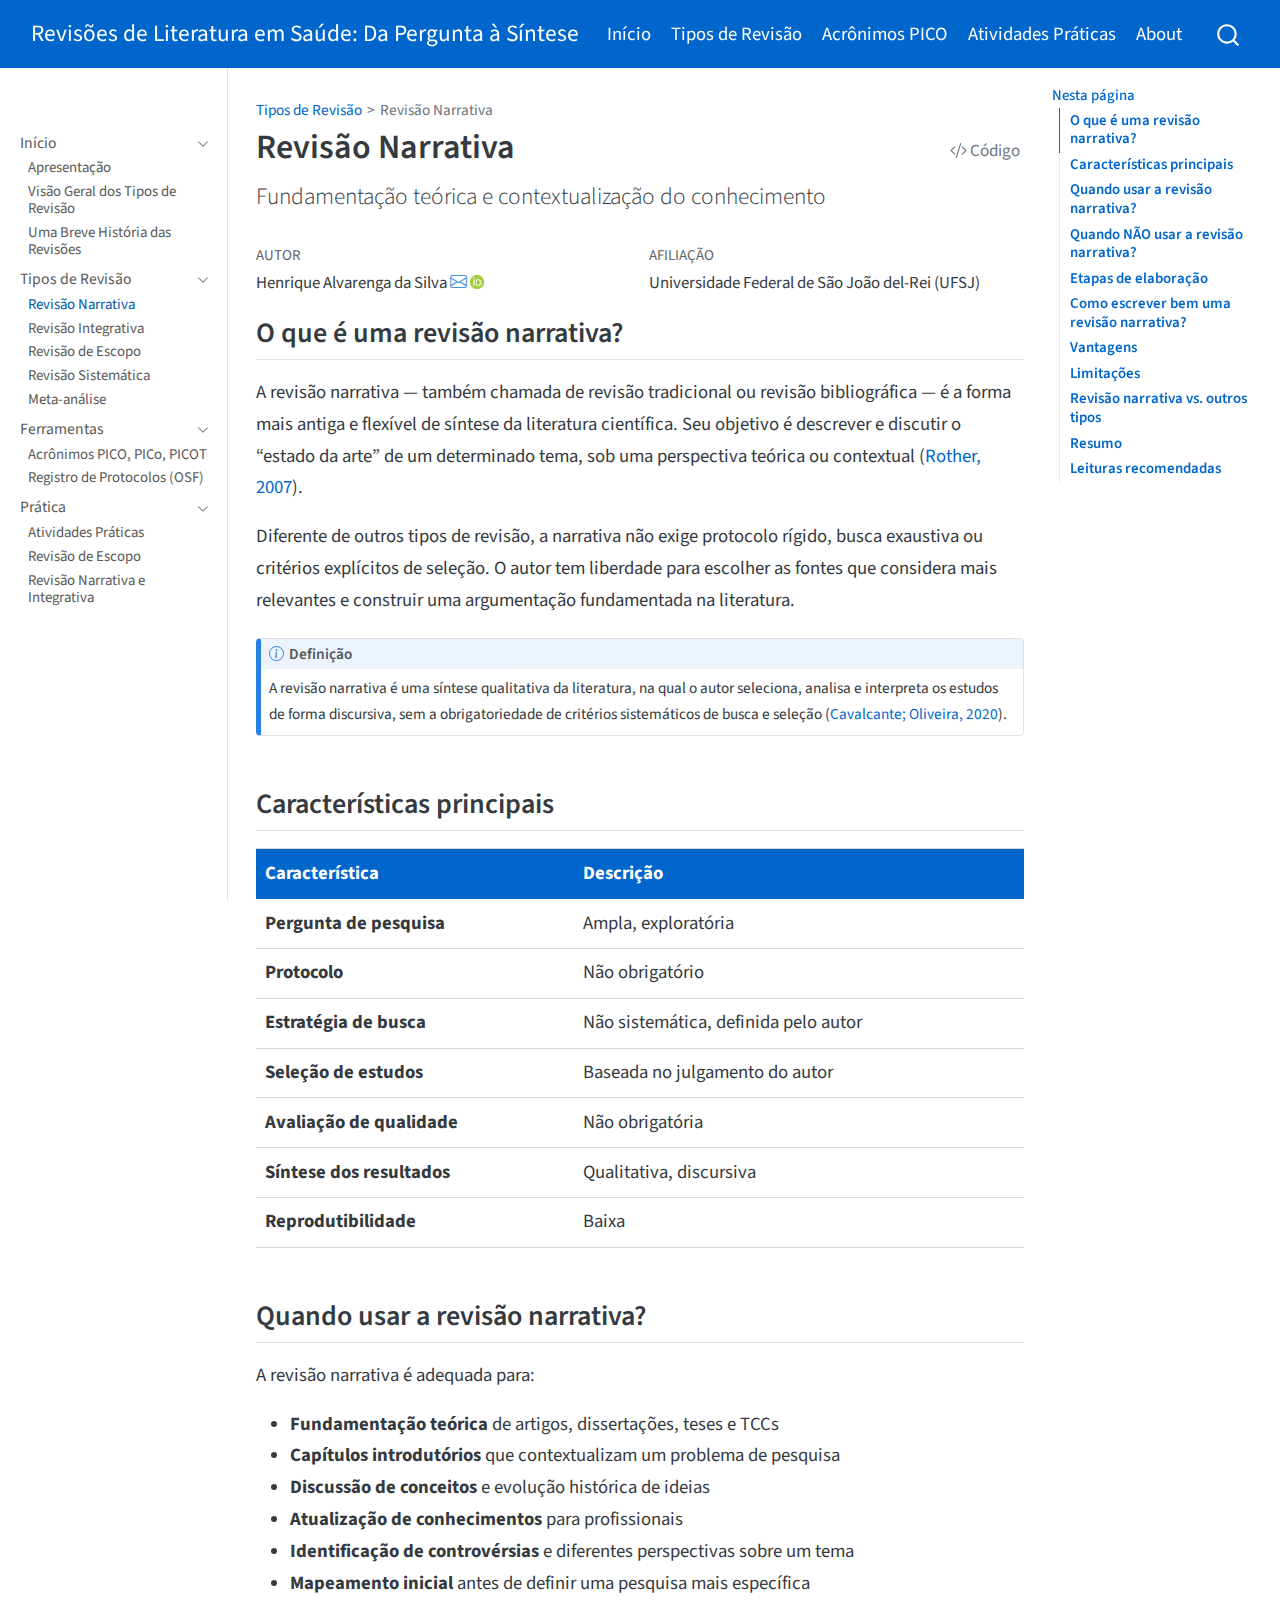
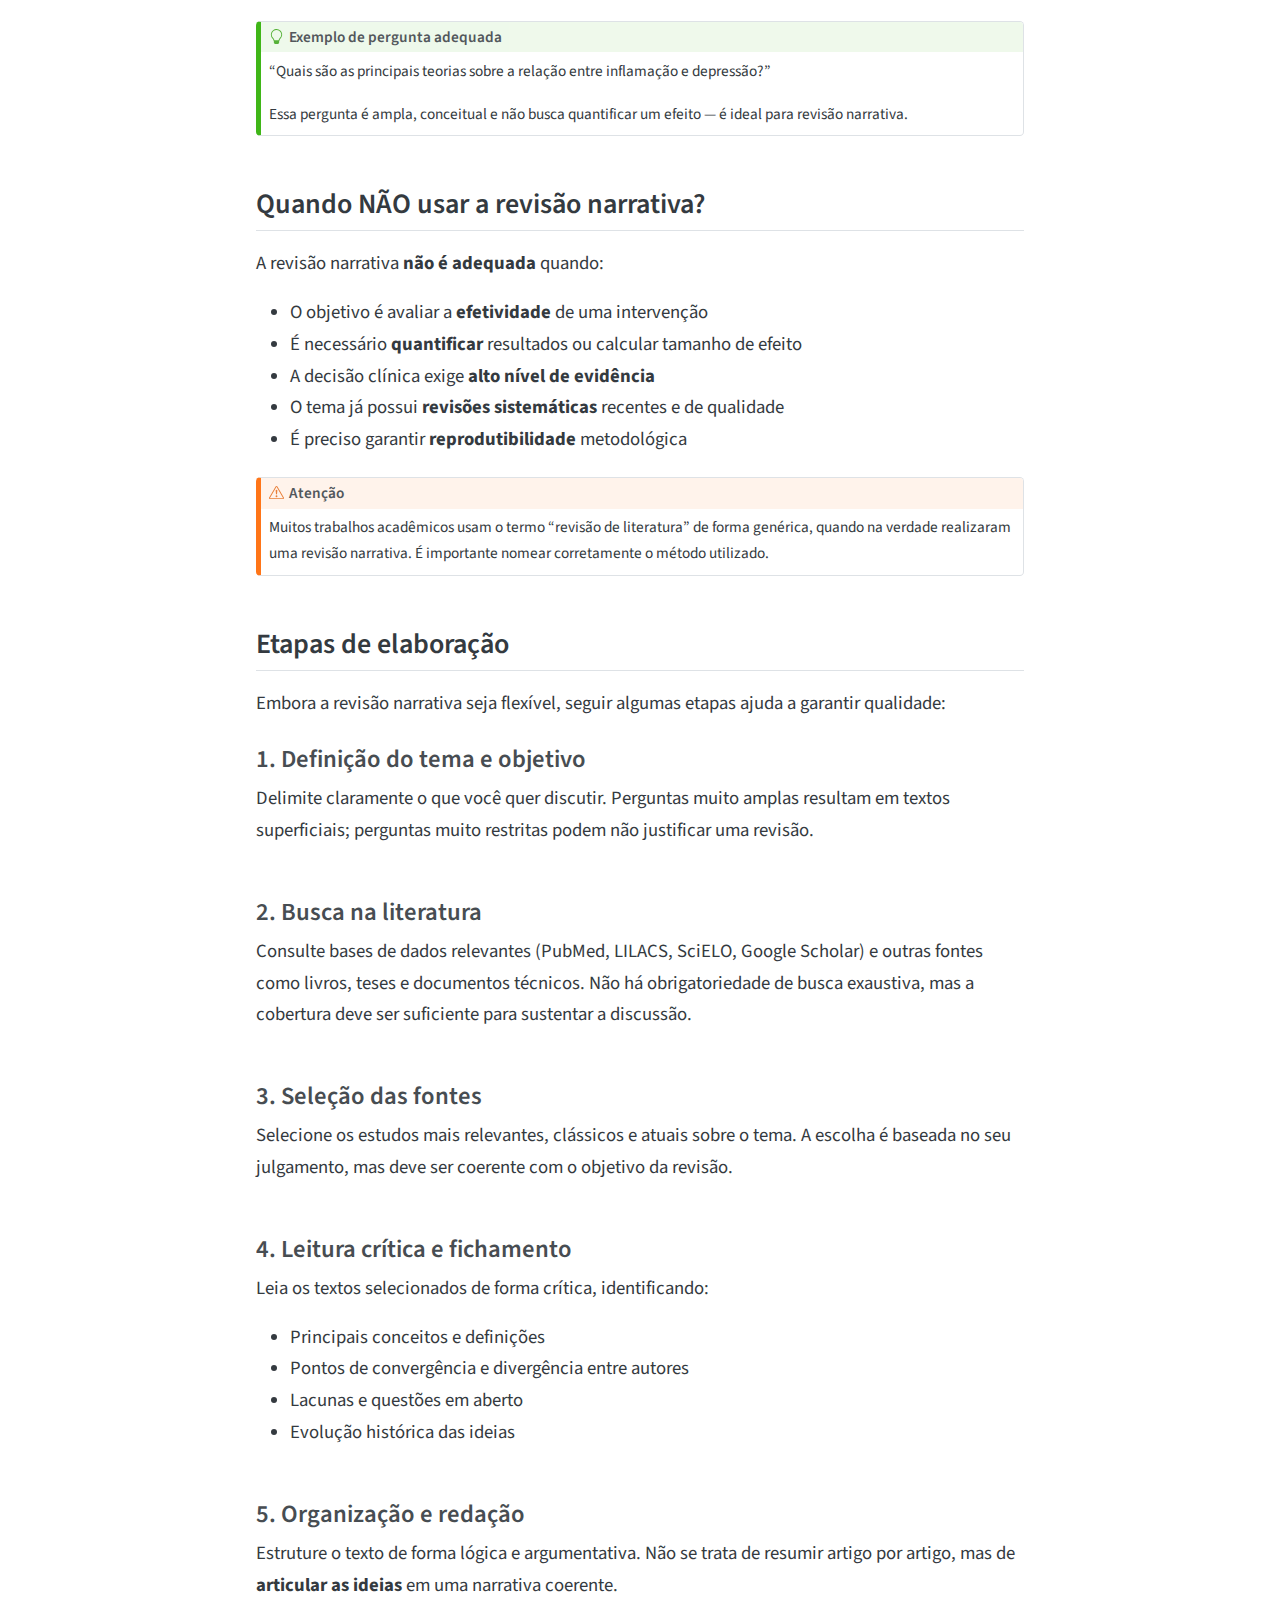
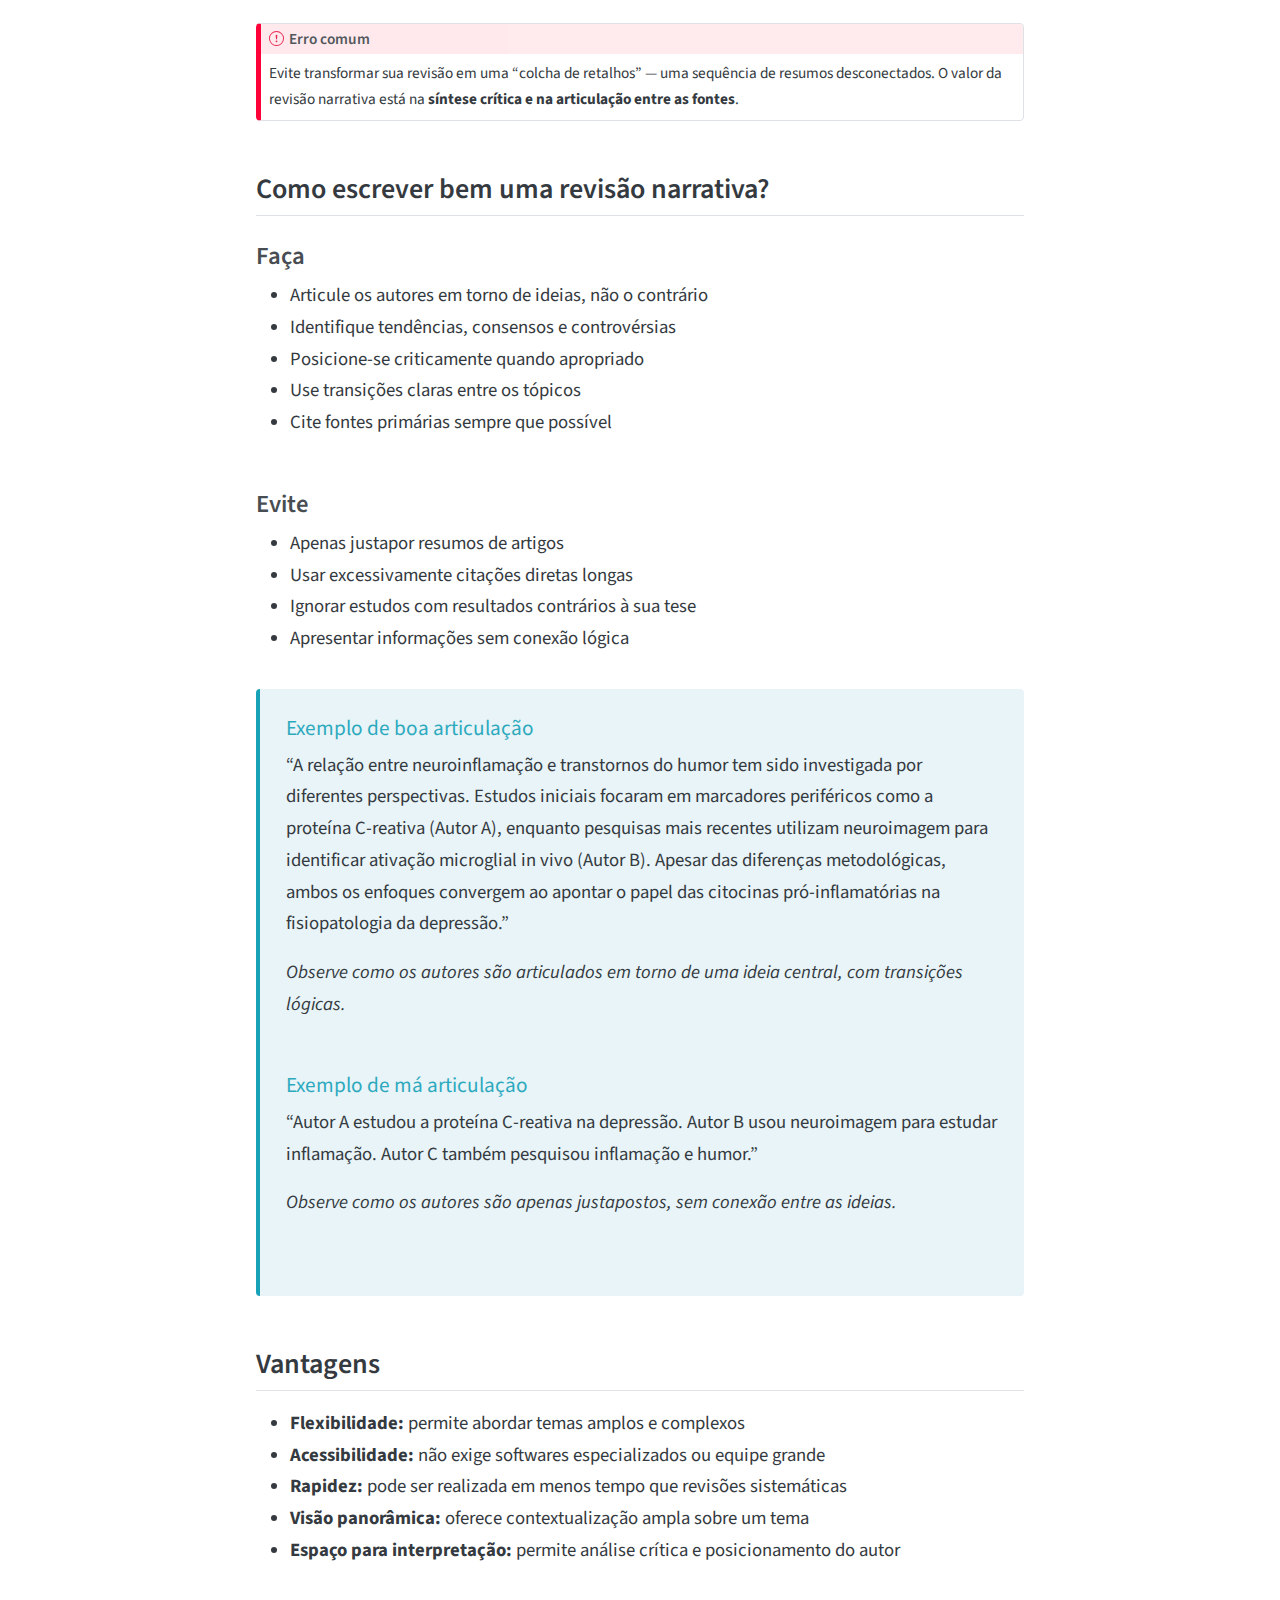
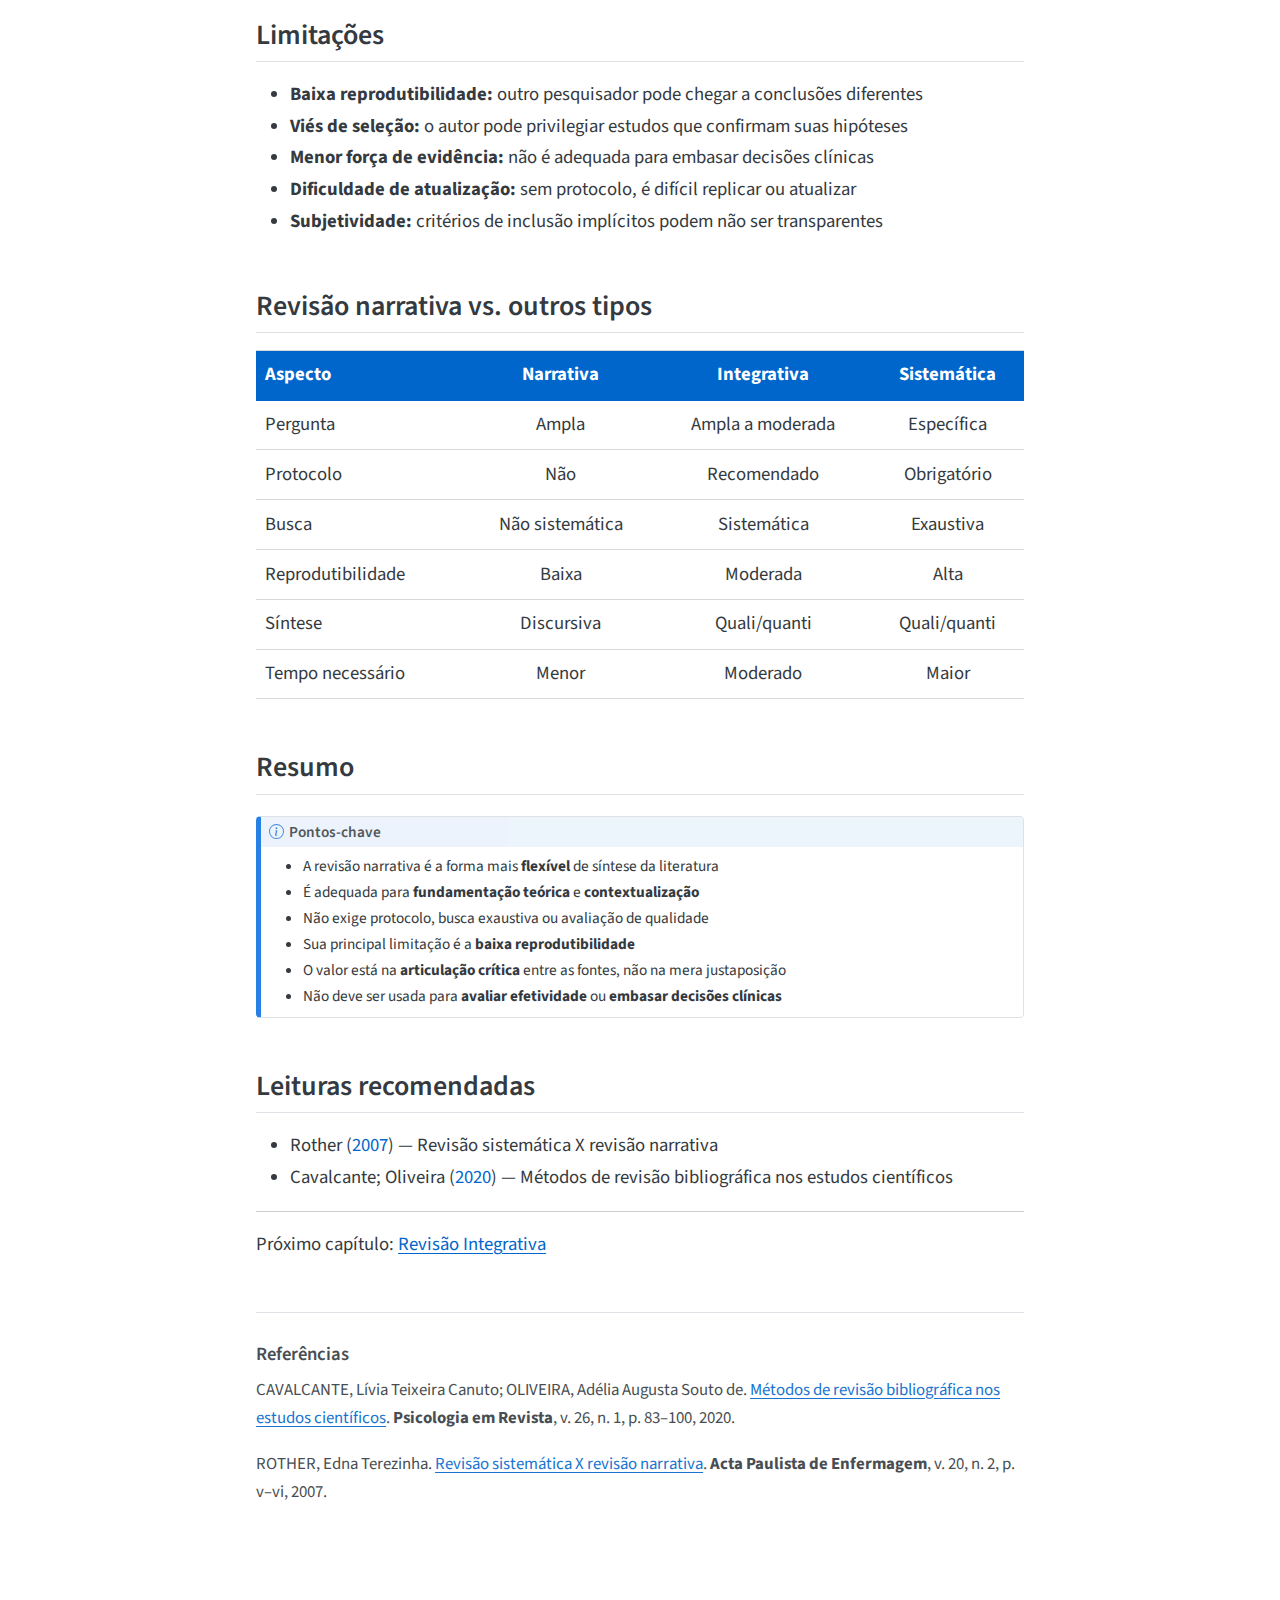
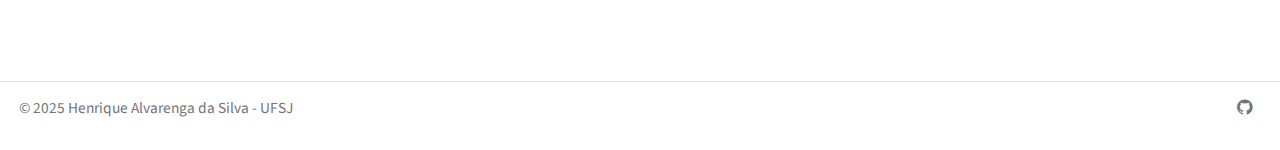
<file: docs/02-revisao-narrativa.html>
<!DOCTYPE html>
<html xmlns="http://www.w3.org/1999/xhtml" lang="pt-BR" xml:lang="pt-BR"><head>

<meta charset="utf-8">
<meta name="generator" content="quarto-1.8.26">

<meta name="viewport" content="width=device-width, initial-scale=1.0, user-scalable=yes">

<meta name="author" content="Henrique Alvarenga da Silva">

<title>Revisão Narrativa – Revisões de Literatura em Saúde: Da Pergunta à Síntese</title>
<style>
code{white-space: pre-wrap;}
span.smallcaps{font-variant: small-caps;}
div.columns{display: flex; gap: min(4vw, 1.5em);}
div.column{flex: auto; overflow-x: auto;}
div.hanging-indent{margin-left: 1.5em; text-indent: -1.5em;}
ul.task-list{list-style: none;}
ul.task-list li input[type="checkbox"] {
  width: 0.8em;
  margin: 0 0.8em 0.2em -1em; /* quarto-specific, see https://github.com/quarto-dev/quarto-cli/issues/4556 */ 
  vertical-align: middle;
}
/* CSS for syntax highlighting */
html { -webkit-text-size-adjust: 100%; }
pre > code.sourceCode { white-space: pre; position: relative; }
pre > code.sourceCode > span { display: inline-block; line-height: 1.25; }
pre > code.sourceCode > span:empty { height: 1.2em; }
.sourceCode { overflow: visible; }
code.sourceCode > span { color: inherit; text-decoration: inherit; }
div.sourceCode { margin: 1em 0; }
pre.sourceCode { margin: 0; }
@media screen {
div.sourceCode { overflow: auto; }
}
@media print {
pre > code.sourceCode { white-space: pre-wrap; }
pre > code.sourceCode > span { text-indent: -5em; padding-left: 5em; }
}
pre.numberSource code
  { counter-reset: source-line 0; }
pre.numberSource code > span
  { position: relative; left: -4em; counter-increment: source-line; }
pre.numberSource code > span > a:first-child::before
  { content: counter(source-line);
    position: relative; left: -1em; text-align: right; vertical-align: baseline;
    border: none; display: inline-block;
    -webkit-touch-callout: none; -webkit-user-select: none;
    -khtml-user-select: none; -moz-user-select: none;
    -ms-user-select: none; user-select: none;
    padding: 0 4px; width: 4em;
  }
pre.numberSource { margin-left: 3em;  padding-left: 4px; }
div.sourceCode
  {   }
@media screen {
pre > code.sourceCode > span > a:first-child::before { text-decoration: underline; }
}
/* CSS for citations */
div.csl-bib-body { }
div.csl-entry {
  clear: both;
  margin-bottom: 1em;
}
.hanging-indent div.csl-entry {
  margin-left:2em;
  text-indent:-2em;
}
div.csl-left-margin {
  min-width:2em;
  float:left;
}
div.csl-right-inline {
  margin-left:2em;
  padding-left:1em;
}
div.csl-indent {
  margin-left: 2em;
}</style>


<script src="site_libs/quarto-nav/quarto-nav.js"></script>
<script src="site_libs/quarto-nav/headroom.min.js"></script>
<script src="site_libs/clipboard/clipboard.min.js"></script>
<script src="site_libs/quarto-search/autocomplete.umd.js"></script>
<script src="site_libs/quarto-search/fuse.min.js"></script>
<script src="site_libs/quarto-search/quarto-search.js"></script>
<meta name="quarto:offset" content="./">
<link href="./favicon.ico" rel="icon">
<script src="site_libs/quarto-html/quarto.js" type="module"></script>
<script src="site_libs/quarto-html/tabsets/tabsets.js" type="module"></script>
<script src="site_libs/quarto-html/axe/axe-check.js" type="module"></script>
<script src="site_libs/quarto-html/popper.min.js"></script>
<script src="site_libs/quarto-html/tippy.umd.min.js"></script>
<script src="site_libs/quarto-html/anchor.min.js"></script>
<link href="site_libs/quarto-html/tippy.css" rel="stylesheet">
<link href="site_libs/quarto-html/quarto-syntax-highlighting-587c61ba64f3a5504c4d52d930310e48.css" rel="stylesheet" id="quarto-text-highlighting-styles">
<script src="site_libs/bootstrap/bootstrap.min.js"></script>
<link href="site_libs/bootstrap/bootstrap-icons.css" rel="stylesheet">
<link href="site_libs/bootstrap/bootstrap-56346452e88ae1a5de58ede422006661.min.css" rel="stylesheet" append-hash="true" id="quarto-bootstrap" data-mode="light">
<script id="quarto-search-options" type="application/json">{
  "location": "navbar",
  "copy-button": false,
  "collapse-after": 3,
  "panel-placement": "end",
  "type": "overlay",
  "limit": 50,
  "keyboard-shortcut": [
    "f",
    "/",
    "s"
  ],
  "show-item-context": false,
  "language": {
    "search-no-results-text": "Nenhum resultado",
    "search-matching-documents-text": "documentos correspondentes",
    "search-copy-link-title": "Copiar link para a busca",
    "search-hide-matches-text": "Esconder correspondências adicionais",
    "search-more-match-text": "mais correspondência neste documento",
    "search-more-matches-text": "mais correspondências neste documento",
    "search-clear-button-title": "Limpar",
    "search-text-placeholder": "",
    "search-detached-cancel-button-title": "Cancelar",
    "search-submit-button-title": "Enviar",
    "search-label": "Procurar"
  }
}</script>
<style>html{ scroll-behavior: smooth; }</style>


<link rel="stylesheet" href="styles.css">
</head>

<body class="nav-sidebar docked nav-fixed quarto-light">

<div id="quarto-search-results"></div>
  <header id="quarto-header" class="headroom fixed-top">
    <nav class="navbar navbar-expand-lg " data-bs-theme="dark">
      <div class="navbar-container container-fluid">
      <div class="navbar-brand-container mx-auto">
    <a class="navbar-brand" href="./index.html">
    <span class="navbar-title">Revisões de Literatura em Saúde: Da Pergunta à Síntese</span>
    </a>
  </div>
            <div id="quarto-search" class="" title="Procurar"></div>
          <button class="navbar-toggler" type="button" data-bs-toggle="collapse" data-bs-target="#navbarCollapse" aria-controls="navbarCollapse" role="menu" aria-expanded="false" aria-label="Alternar de navegação" onclick="if (window.quartoToggleHeadroom) { window.quartoToggleHeadroom(); }">
  <span class="navbar-toggler-icon"></span>
</button>
          <div class="collapse navbar-collapse" id="navbarCollapse">
            <ul class="navbar-nav navbar-nav-scroll me-auto">
  <li class="nav-item">
    <a class="nav-link active" href="./index.html" aria-current="page"> 
<span class="menu-text">Início</span></a>
  </li>  
  <li class="nav-item">
    <a class="nav-link" href="./01-introducao.html"> 
<span class="menu-text">Tipos de Revisão</span></a>
  </li>  
  <li class="nav-item">
    <a class="nav-link" href="./07-acronimos-pico.html"> 
<span class="menu-text">Acrônimos PICO</span></a>
  </li>  
  <li class="nav-item">
    <a class="nav-link" href="./09-pratica-0.html"> 
<span class="menu-text">Atividades Práticas</span></a>
  </li>  
  <li class="nav-item">
    <a class="nav-link" href="./About.html"> 
<span class="menu-text">About</span></a>
  </li>  
</ul>
          </div> <!-- /navcollapse -->
            <div class="quarto-navbar-tools">
</div>
      </div> <!-- /container-fluid -->
    </nav>
  <nav class="quarto-secondary-nav">
    <div class="container-fluid d-flex">
      <button type="button" class="quarto-btn-toggle btn" data-bs-toggle="collapse" role="button" data-bs-target=".quarto-sidebar-collapse-item" aria-controls="quarto-sidebar" aria-expanded="false" aria-label="Alternar barra lateral" onclick="if (window.quartoToggleHeadroom) { window.quartoToggleHeadroom(); }">
        <i class="bi bi-layout-text-sidebar-reverse"></i>
      </button>
        <nav class="quarto-page-breadcrumbs" aria-label="breadcrumb"><ol class="breadcrumb"><li class="breadcrumb-item"><a href="./02-revisao-narrativa.html">Tipos de Revisão</a></li><li class="breadcrumb-item"><a href="./02-revisao-narrativa.html">Revisão Narrativa</a></li></ol></nav>
        <a class="flex-grow-1" role="navigation" data-bs-toggle="collapse" data-bs-target=".quarto-sidebar-collapse-item" aria-controls="quarto-sidebar" aria-expanded="false" aria-label="Alternar barra lateral" onclick="if (window.quartoToggleHeadroom) { window.quartoToggleHeadroom(); }">      
        </a>
      <button type="button" class="btn quarto-search-button" aria-label="Procurar" onclick="window.quartoOpenSearch();">
        <i class="bi bi-search"></i>
      </button>
    </div>
  </nav>
</header>
<!-- content -->
<div id="quarto-content" class="quarto-container page-columns page-rows-contents page-layout-article page-navbar">
<!-- sidebar -->
  <nav id="quarto-sidebar" class="sidebar collapse collapse-horizontal quarto-sidebar-collapse-item sidebar-navigation docked overflow-auto">
        <div class="mt-2 flex-shrink-0 align-items-center">
        <div class="sidebar-search">
        <div id="quarto-search" class="" title="Procurar"></div>
        </div>
        </div>
    <div class="sidebar-menu-container"> 
    <ul class="list-unstyled mt-1">
        <li class="sidebar-item sidebar-item-section">
      <div class="sidebar-item-container"> 
            <a class="sidebar-item-text sidebar-link text-start" data-bs-toggle="collapse" data-bs-target="#quarto-sidebar-section-1" role="navigation" aria-expanded="true">
 <span class="menu-text">Início</span></a>
          <a class="sidebar-item-toggle text-start" data-bs-toggle="collapse" data-bs-target="#quarto-sidebar-section-1" role="navigation" aria-expanded="true" aria-label="Alternar seção">
            <i class="bi bi-chevron-right ms-2"></i>
          </a> 
      </div>
      <ul id="quarto-sidebar-section-1" class="collapse list-unstyled sidebar-section depth1 show">  
          <li class="sidebar-item">
  <div class="sidebar-item-container"> 
  <a href="./index.html" class="sidebar-item-text sidebar-link">
 <span class="menu-text">Apresentação</span></a>
  </div>
</li>
          <li class="sidebar-item">
  <div class="sidebar-item-container"> 
  <a href="./01-introducao.html" class="sidebar-item-text sidebar-link">
 <span class="menu-text">Visão Geral dos Tipos de Revisão</span></a>
  </div>
</li>
          <li class="sidebar-item">
  <div class="sidebar-item-container"> 
  <a href="./01.1-historia.html" class="sidebar-item-text sidebar-link">
 <span class="menu-text">Uma Breve História das Revisões</span></a>
  </div>
</li>
      </ul>
  </li>
        <li class="sidebar-item sidebar-item-section">
      <div class="sidebar-item-container"> 
            <a class="sidebar-item-text sidebar-link text-start" data-bs-toggle="collapse" data-bs-target="#quarto-sidebar-section-2" role="navigation" aria-expanded="true">
 <span class="menu-text">Tipos de Revisão</span></a>
          <a class="sidebar-item-toggle text-start" data-bs-toggle="collapse" data-bs-target="#quarto-sidebar-section-2" role="navigation" aria-expanded="true" aria-label="Alternar seção">
            <i class="bi bi-chevron-right ms-2"></i>
          </a> 
      </div>
      <ul id="quarto-sidebar-section-2" class="collapse list-unstyled sidebar-section depth1 show">  
          <li class="sidebar-item">
  <div class="sidebar-item-container"> 
  <a href="./02-revisao-narrativa.html" class="sidebar-item-text sidebar-link active">
 <span class="menu-text">Revisão Narrativa</span></a>
  </div>
</li>
          <li class="sidebar-item">
  <div class="sidebar-item-container"> 
  <a href="./03-revisao-integrativa.html" class="sidebar-item-text sidebar-link">
 <span class="menu-text">Revisão Integrativa</span></a>
  </div>
</li>
          <li class="sidebar-item">
  <div class="sidebar-item-container"> 
  <a href="./04-revisao-escopo.html" class="sidebar-item-text sidebar-link">
 <span class="menu-text">Revisão de Escopo</span></a>
  </div>
</li>
          <li class="sidebar-item">
  <div class="sidebar-item-container"> 
  <a href="./05-revisao-sistematica.html" class="sidebar-item-text sidebar-link">
 <span class="menu-text">Revisão Sistemática</span></a>
  </div>
</li>
          <li class="sidebar-item">
  <div class="sidebar-item-container"> 
  <a href="./06-metanalise.html" class="sidebar-item-text sidebar-link">
 <span class="menu-text">Meta-análise</span></a>
  </div>
</li>
      </ul>
  </li>
        <li class="sidebar-item sidebar-item-section">
      <div class="sidebar-item-container"> 
            <a class="sidebar-item-text sidebar-link text-start" data-bs-toggle="collapse" data-bs-target="#quarto-sidebar-section-3" role="navigation" aria-expanded="true">
 <span class="menu-text">Ferramentas</span></a>
          <a class="sidebar-item-toggle text-start" data-bs-toggle="collapse" data-bs-target="#quarto-sidebar-section-3" role="navigation" aria-expanded="true" aria-label="Alternar seção">
            <i class="bi bi-chevron-right ms-2"></i>
          </a> 
      </div>
      <ul id="quarto-sidebar-section-3" class="collapse list-unstyled sidebar-section depth1 show">  
          <li class="sidebar-item">
  <div class="sidebar-item-container"> 
  <a href="./07-acronimos-pico.html" class="sidebar-item-text sidebar-link">
 <span class="menu-text">Acrônimos PICO, PICo, PICOT</span></a>
  </div>
</li>
          <li class="sidebar-item">
  <div class="sidebar-item-container"> 
  <a href="./08-registro-osf.html" class="sidebar-item-text sidebar-link">
 <span class="menu-text">Registro de Protocolos (OSF)</span></a>
  </div>
</li>
      </ul>
  </li>
        <li class="sidebar-item sidebar-item-section">
      <div class="sidebar-item-container"> 
            <a class="sidebar-item-text sidebar-link text-start" data-bs-toggle="collapse" data-bs-target="#quarto-sidebar-section-4" role="navigation" aria-expanded="true">
 <span class="menu-text">Prática</span></a>
          <a class="sidebar-item-toggle text-start" data-bs-toggle="collapse" data-bs-target="#quarto-sidebar-section-4" role="navigation" aria-expanded="true" aria-label="Alternar seção">
            <i class="bi bi-chevron-right ms-2"></i>
          </a> 
      </div>
      <ul id="quarto-sidebar-section-4" class="collapse list-unstyled sidebar-section depth1 show">  
          <li class="sidebar-item">
  <div class="sidebar-item-container"> 
  <a href="./09-pratica-0.html" class="sidebar-item-text sidebar-link">
 <span class="menu-text">Atividades Práticas</span></a>
  </div>
</li>
          <li class="sidebar-item">
  <div class="sidebar-item-container"> 
  <a href="./09-pratica-1.html" class="sidebar-item-text sidebar-link">
 <span class="menu-text">Revisão de Escopo</span></a>
  </div>
</li>
          <li class="sidebar-item">
  <div class="sidebar-item-container"> 
  <a href="./09-pratica-2.html" class="sidebar-item-text sidebar-link">
 <span class="menu-text">Revisão Narrativa e Integrativa</span></a>
  </div>
</li>
      </ul>
  </li>
    </ul>
    </div>
</nav>
<div id="quarto-sidebar-glass" class="quarto-sidebar-collapse-item" data-bs-toggle="collapse" data-bs-target=".quarto-sidebar-collapse-item"></div>
<!-- margin-sidebar -->
    <div id="quarto-margin-sidebar" class="sidebar margin-sidebar">
        <nav id="TOC" role="doc-toc" class="toc-active">
    <h2 id="toc-title">Nesta página</h2>
   
  <ul>
  <li><a href="#o-que-é-uma-revisão-narrativa" id="toc-o-que-é-uma-revisão-narrativa" class="nav-link active" data-scroll-target="#o-que-é-uma-revisão-narrativa">O que é uma revisão narrativa?</a></li>
  <li><a href="#características-principais" id="toc-características-principais" class="nav-link" data-scroll-target="#características-principais">Características principais</a></li>
  <li><a href="#quando-usar-a-revisão-narrativa" id="toc-quando-usar-a-revisão-narrativa" class="nav-link" data-scroll-target="#quando-usar-a-revisão-narrativa">Quando usar a revisão narrativa?</a></li>
  <li><a href="#quando-não-usar-a-revisão-narrativa" id="toc-quando-não-usar-a-revisão-narrativa" class="nav-link" data-scroll-target="#quando-não-usar-a-revisão-narrativa">Quando NÃO usar a revisão narrativa?</a></li>
  <li><a href="#etapas-de-elaboração" id="toc-etapas-de-elaboração" class="nav-link" data-scroll-target="#etapas-de-elaboração">Etapas de elaboração</a>
  <ul class="collapse">
  <li><a href="#definição-do-tema-e-objetivo" id="toc-definição-do-tema-e-objetivo" class="nav-link" data-scroll-target="#definição-do-tema-e-objetivo">1. Definição do tema e objetivo</a></li>
  <li><a href="#busca-na-literatura" id="toc-busca-na-literatura" class="nav-link" data-scroll-target="#busca-na-literatura">2. Busca na literatura</a></li>
  <li><a href="#seleção-das-fontes" id="toc-seleção-das-fontes" class="nav-link" data-scroll-target="#seleção-das-fontes">3. Seleção das fontes</a></li>
  <li><a href="#leitura-crítica-e-fichamento" id="toc-leitura-crítica-e-fichamento" class="nav-link" data-scroll-target="#leitura-crítica-e-fichamento">4. Leitura crítica e fichamento</a></li>
  <li><a href="#organização-e-redação" id="toc-organização-e-redação" class="nav-link" data-scroll-target="#organização-e-redação">5. Organização e redação</a></li>
  </ul></li>
  <li><a href="#como-escrever-bem-uma-revisão-narrativa" id="toc-como-escrever-bem-uma-revisão-narrativa" class="nav-link" data-scroll-target="#como-escrever-bem-uma-revisão-narrativa">Como escrever bem uma revisão narrativa?</a>
  <ul class="collapse">
  <li><a href="#faça" id="toc-faça" class="nav-link" data-scroll-target="#faça">Faça</a></li>
  <li><a href="#evite" id="toc-evite" class="nav-link" data-scroll-target="#evite">Evite</a></li>
  </ul></li>
  <li><a href="#vantagens" id="toc-vantagens" class="nav-link" data-scroll-target="#vantagens">Vantagens</a></li>
  <li><a href="#limitações" id="toc-limitações" class="nav-link" data-scroll-target="#limitações">Limitações</a></li>
  <li><a href="#revisão-narrativa-vs.-outros-tipos" id="toc-revisão-narrativa-vs.-outros-tipos" class="nav-link" data-scroll-target="#revisão-narrativa-vs.-outros-tipos">Revisão narrativa vs.&nbsp;outros tipos</a></li>
  <li><a href="#resumo" id="toc-resumo" class="nav-link" data-scroll-target="#resumo">Resumo</a></li>
  <li><a href="#leituras-recomendadas" id="toc-leituras-recomendadas" class="nav-link" data-scroll-target="#leituras-recomendadas">Leituras recomendadas</a></li>
  </ul>
</nav>
    </div>
<!-- main -->
<main class="content" id="quarto-document-content">

<header id="title-block-header" class="quarto-title-block default"><nav class="quarto-page-breadcrumbs quarto-title-breadcrumbs d-none d-lg-block" aria-label="breadcrumb"><ol class="breadcrumb"><li class="breadcrumb-item"><a href="./02-revisao-narrativa.html">Tipos de Revisão</a></li><li class="breadcrumb-item"><a href="./02-revisao-narrativa.html">Revisão Narrativa</a></li></ol></nav>
<div class="quarto-title">
<div class="quarto-title-block"><div><h1 class="title">Revisão Narrativa</h1><button type="button" class="btn code-tools-button" id="quarto-code-tools-source"><i class="bi"></i> Código</button></div></div>
<p class="subtitle lead">Fundamentação teórica e contextualização do conhecimento</p>
</div>


<div class="quarto-title-meta-author">
  <div class="quarto-title-meta-heading">Autor</div>
  <div class="quarto-title-meta-heading">Afiliação</div>
  
    <div class="quarto-title-meta-contents">
    <p class="author">Henrique Alvarenga da Silva <a href="mailto:henriquealvarenga@ufsj.edu.br" class="quarto-title-author-email"><i class="bi bi-envelope"></i></a> <a href="https://orcid.org/0000-0001-9799-5240" class="quarto-title-author-orcid"> <img src="[data-uri]"></a></p>
  </div>
  <div class="quarto-title-meta-contents">
        <p class="affiliation">
            Universidade Federal de São João del-Rei (UFSJ)
          </p>
      </div>
  </div>

<div class="quarto-title-meta">

      
  
    
  </div>
  


</header>


<section id="o-que-é-uma-revisão-narrativa" class="level2">
<h2 class="anchored" data-anchor-id="o-que-é-uma-revisão-narrativa">O que é uma revisão narrativa?</h2>
<p>A revisão narrativa — também chamada de revisão tradicional ou revisão bibliográfica — é a forma mais antiga e flexível de síntese da literatura científica. Seu objetivo é descrever e discutir o “estado da arte” de um determinado tema, sob uma perspectiva teórica ou contextual <span class="citation" data-cites="rother2007">(<a href="#ref-rother2007" role="doc-biblioref">Rother, 2007</a>)</span>.</p>
<p>Diferente de outros tipos de revisão, a narrativa não exige protocolo rígido, busca exaustiva ou critérios explícitos de seleção. O autor tem liberdade para escolher as fontes que considera mais relevantes e construir uma argumentação fundamentada na literatura.</p>
<div class="callout callout-style-default callout-note callout-titled">
<div class="callout-header d-flex align-content-center">
<div class="callout-icon-container">
<i class="callout-icon"></i>
</div>
<div class="callout-title-container flex-fill">
<span class="screen-reader-only">Nota</span>Definição
</div>
</div>
<div class="callout-body-container callout-body">
<p>A revisão narrativa é uma síntese qualitativa da literatura, na qual o autor seleciona, analisa e interpreta os estudos de forma discursiva, sem a obrigatoriedade de critérios sistemáticos de busca e seleção <span class="citation" data-cites="cavalcante2020">(<a href="#ref-cavalcante2020" role="doc-biblioref">Cavalcante; Oliveira, 2020</a>)</span>.</p>
</div>
</div>
</section>
<section id="características-principais" class="level2">
<h2 class="anchored" data-anchor-id="características-principais">Características principais</h2>
<table class="caption-top table">
<thead>
<tr class="header">
<th>Característica</th>
<th>Descrição</th>
</tr>
</thead>
<tbody>
<tr class="odd">
<td><strong>Pergunta de pesquisa</strong></td>
<td>Ampla, exploratória</td>
</tr>
<tr class="even">
<td><strong>Protocolo</strong></td>
<td>Não obrigatório</td>
</tr>
<tr class="odd">
<td><strong>Estratégia de busca</strong></td>
<td>Não sistemática, definida pelo autor</td>
</tr>
<tr class="even">
<td><strong>Seleção de estudos</strong></td>
<td>Baseada no julgamento do autor</td>
</tr>
<tr class="odd">
<td><strong>Avaliação de qualidade</strong></td>
<td>Não obrigatória</td>
</tr>
<tr class="even">
<td><strong>Síntese dos resultados</strong></td>
<td>Qualitativa, discursiva</td>
</tr>
<tr class="odd">
<td><strong>Reprodutibilidade</strong></td>
<td>Baixa</td>
</tr>
</tbody>
</table>
</section>
<section id="quando-usar-a-revisão-narrativa" class="level2">
<h2 class="anchored" data-anchor-id="quando-usar-a-revisão-narrativa">Quando usar a revisão narrativa?</h2>
<p>A revisão narrativa é adequada para:</p>
<ul>
<li><strong>Fundamentação teórica</strong> de artigos, dissertações, teses e TCCs</li>
<li><strong>Capítulos introdutórios</strong> que contextualizam um problema de pesquisa</li>
<li><strong>Discussão de conceitos</strong> e evolução histórica de ideias</li>
<li><strong>Atualização de conhecimentos</strong> para profissionais</li>
<li><strong>Identificação de controvérsias</strong> e diferentes perspectivas sobre um tema</li>
<li><strong>Mapeamento inicial</strong> antes de definir uma pesquisa mais específica</li>
</ul>
<div class="callout callout-style-default callout-tip callout-titled">
<div class="callout-header d-flex align-content-center">
<div class="callout-icon-container">
<i class="callout-icon"></i>
</div>
<div class="callout-title-container flex-fill">
<span class="screen-reader-only">Dica</span>Exemplo de pergunta adequada
</div>
</div>
<div class="callout-body-container callout-body">
<p>“Quais são as principais teorias sobre a relação entre inflamação e depressão?”</p>
<p>Essa pergunta é ampla, conceitual e não busca quantificar um efeito — é ideal para revisão narrativa.</p>
</div>
</div>
</section>
<section id="quando-não-usar-a-revisão-narrativa" class="level2">
<h2 class="anchored" data-anchor-id="quando-não-usar-a-revisão-narrativa">Quando NÃO usar a revisão narrativa?</h2>
<p>A revisão narrativa <strong>não é adequada</strong> quando:</p>
<ul>
<li>O objetivo é avaliar a <strong>efetividade</strong> de uma intervenção</li>
<li>É necessário <strong>quantificar</strong> resultados ou calcular tamanho de efeito</li>
<li>A decisão clínica exige <strong>alto nível de evidência</strong></li>
<li>O tema já possui <strong>revisões sistemáticas</strong> recentes e de qualidade</li>
<li>É preciso garantir <strong>reprodutibilidade</strong> metodológica</li>
</ul>
<div class="callout callout-style-default callout-warning callout-titled">
<div class="callout-header d-flex align-content-center">
<div class="callout-icon-container">
<i class="callout-icon"></i>
</div>
<div class="callout-title-container flex-fill">
<span class="screen-reader-only">Aviso</span>Atenção
</div>
</div>
<div class="callout-body-container callout-body">
<p>Muitos trabalhos acadêmicos usam o termo “revisão de literatura” de forma genérica, quando na verdade realizaram uma revisão narrativa. É importante nomear corretamente o método utilizado.</p>
</div>
</div>
</section>
<section id="etapas-de-elaboração" class="level2">
<h2 class="anchored" data-anchor-id="etapas-de-elaboração">Etapas de elaboração</h2>
<p>Embora a revisão narrativa seja flexível, seguir algumas etapas ajuda a garantir qualidade:</p>
<section id="definição-do-tema-e-objetivo" class="level3">
<h3 class="anchored" data-anchor-id="definição-do-tema-e-objetivo">1. Definição do tema e objetivo</h3>
<p>Delimite claramente o que você quer discutir. Perguntas muito amplas resultam em textos superficiais; perguntas muito restritas podem não justificar uma revisão.</p>
</section>
<section id="busca-na-literatura" class="level3">
<h3 class="anchored" data-anchor-id="busca-na-literatura">2. Busca na literatura</h3>
<p>Consulte bases de dados relevantes (PubMed, LILACS, SciELO, Google Scholar) e outras fontes como livros, teses e documentos técnicos. Não há obrigatoriedade de busca exaustiva, mas a cobertura deve ser suficiente para sustentar a discussão.</p>
</section>
<section id="seleção-das-fontes" class="level3">
<h3 class="anchored" data-anchor-id="seleção-das-fontes">3. Seleção das fontes</h3>
<p>Selecione os estudos mais relevantes, clássicos e atuais sobre o tema. A escolha é baseada no seu julgamento, mas deve ser coerente com o objetivo da revisão.</p>
</section>
<section id="leitura-crítica-e-fichamento" class="level3">
<h3 class="anchored" data-anchor-id="leitura-crítica-e-fichamento">4. Leitura crítica e fichamento</h3>
<p>Leia os textos selecionados de forma crítica, identificando:</p>
<ul>
<li>Principais conceitos e definições</li>
<li>Pontos de convergência e divergência entre autores</li>
<li>Lacunas e questões em aberto</li>
<li>Evolução histórica das ideias</li>
</ul>
</section>
<section id="organização-e-redação" class="level3">
<h3 class="anchored" data-anchor-id="organização-e-redação">5. Organização e redação</h3>
<p>Estruture o texto de forma lógica e argumentativa. Não se trata de resumir artigo por artigo, mas de <strong>articular as ideias</strong> em uma narrativa coerente.</p>
<div class="callout callout-style-default callout-important callout-titled">
<div class="callout-header d-flex align-content-center">
<div class="callout-icon-container">
<i class="callout-icon"></i>
</div>
<div class="callout-title-container flex-fill">
<span class="screen-reader-only">Importante</span>Erro comum
</div>
</div>
<div class="callout-body-container callout-body">
<p>Evite transformar sua revisão em uma “colcha de retalhos” — uma sequência de resumos desconectados. O valor da revisão narrativa está na <strong>síntese crítica e na articulação entre as fontes</strong>.</p>
</div>
</div>
</section>
</section>
<section id="como-escrever-bem-uma-revisão-narrativa" class="level2">
<h2 class="anchored" data-anchor-id="como-escrever-bem-uma-revisão-narrativa">Como escrever bem uma revisão narrativa?</h2>
<section id="faça" class="level3">
<h3 class="anchored" data-anchor-id="faça">Faça</h3>
<ul>
<li>Articule os autores em torno de ideias, não o contrário</li>
<li>Identifique tendências, consensos e controvérsias</li>
<li>Posicione-se criticamente quando apropriado</li>
<li>Use transições claras entre os tópicos</li>
<li>Cite fontes primárias sempre que possível</li>
</ul>
</section>
<section id="evite" class="level3">
<h3 class="anchored" data-anchor-id="evite">Evite</h3>
<ul>
<li>Apenas justapor resumos de artigos</li>
<li>Usar excessivamente citações diretas longas</li>
<li>Ignorar estudos com resultados contrários à sua tese</li>
<li>Apresentar informações sem conexão lógica</li>
</ul>
<div class="exemplo-pratico">
<section id="exemplo-de-boa-articulação" class="level4">
<h4 class="anchored" data-anchor-id="exemplo-de-boa-articulação">Exemplo de boa articulação</h4>
<p>“A relação entre neuroinflamação e transtornos do humor tem sido investigada por diferentes perspectivas. Estudos iniciais focaram em marcadores periféricos como a proteína C-reativa (Autor A), enquanto pesquisas mais recentes utilizam neuroimagem para identificar ativação microglial in vivo (Autor B). Apesar das diferenças metodológicas, ambos os enfoques convergem ao apontar o papel das citocinas pró-inflamatórias na fisiopatologia da depressão.”</p>
<p><em>Observe como os autores são articulados em torno de uma ideia central, com transições lógicas.</em></p>
</section>
<section id="exemplo-de-má-articulação" class="level4">
<h4 class="anchored" data-anchor-id="exemplo-de-má-articulação">Exemplo de má articulação</h4>
<p>“Autor A estudou a proteína C-reativa na depressão. Autor B usou neuroimagem para estudar inflamação. Autor C também pesquisou inflamação e humor.”</p>
<p><em>Observe como os autores são apenas justapostos, sem conexão entre as ideias.</em></p>
</section>
</div>
</section>
</section>
<section id="vantagens" class="level2">
<h2 class="anchored" data-anchor-id="vantagens">Vantagens</h2>
<ul>
<li><strong>Flexibilidade:</strong> permite abordar temas amplos e complexos</li>
<li><strong>Acessibilidade:</strong> não exige softwares especializados ou equipe grande</li>
<li><strong>Rapidez:</strong> pode ser realizada em menos tempo que revisões sistemáticas</li>
<li><strong>Visão panorâmica:</strong> oferece contextualização ampla sobre um tema</li>
<li><strong>Espaço para interpretação:</strong> permite análise crítica e posicionamento do autor</li>
</ul>
</section>
<section id="limitações" class="level2">
<h2 class="anchored" data-anchor-id="limitações">Limitações</h2>
<ul>
<li><strong>Baixa reprodutibilidade:</strong> outro pesquisador pode chegar a conclusões diferentes</li>
<li><strong>Viés de seleção:</strong> o autor pode privilegiar estudos que confirmam suas hipóteses</li>
<li><strong>Menor força de evidência:</strong> não é adequada para embasar decisões clínicas</li>
<li><strong>Dificuldade de atualização:</strong> sem protocolo, é difícil replicar ou atualizar</li>
<li><strong>Subjetividade:</strong> critérios de inclusão implícitos podem não ser transparentes</li>
</ul>
</section>
<section id="revisão-narrativa-vs.-outros-tipos" class="level2">
<h2 class="anchored" data-anchor-id="revisão-narrativa-vs.-outros-tipos">Revisão narrativa vs.&nbsp;outros tipos</h2>
<table class="caption-top table">
<thead>
<tr class="header">
<th>Aspecto</th>
<th style="text-align: center;">Narrativa</th>
<th style="text-align: center;">Integrativa</th>
<th style="text-align: center;">Sistemática</th>
</tr>
</thead>
<tbody>
<tr class="odd">
<td>Pergunta</td>
<td style="text-align: center;">Ampla</td>
<td style="text-align: center;">Ampla a moderada</td>
<td style="text-align: center;">Específica</td>
</tr>
<tr class="even">
<td>Protocolo</td>
<td style="text-align: center;">Não</td>
<td style="text-align: center;">Recomendado</td>
<td style="text-align: center;">Obrigatório</td>
</tr>
<tr class="odd">
<td>Busca</td>
<td style="text-align: center;">Não sistemática</td>
<td style="text-align: center;">Sistemática</td>
<td style="text-align: center;">Exaustiva</td>
</tr>
<tr class="even">
<td>Reprodutibilidade</td>
<td style="text-align: center;">Baixa</td>
<td style="text-align: center;">Moderada</td>
<td style="text-align: center;">Alta</td>
</tr>
<tr class="odd">
<td>Síntese</td>
<td style="text-align: center;">Discursiva</td>
<td style="text-align: center;">Quali/quanti</td>
<td style="text-align: center;">Quali/quanti</td>
</tr>
<tr class="even">
<td>Tempo necessário</td>
<td style="text-align: center;">Menor</td>
<td style="text-align: center;">Moderado</td>
<td style="text-align: center;">Maior</td>
</tr>
</tbody>
</table>
</section>
<section id="resumo" class="level2">
<h2 class="anchored" data-anchor-id="resumo">Resumo</h2>
<div class="callout callout-style-default callout-note callout-titled">
<div class="callout-header d-flex align-content-center">
<div class="callout-icon-container">
<i class="callout-icon"></i>
</div>
<div class="callout-title-container flex-fill">
<span class="screen-reader-only">Nota</span>Pontos-chave
</div>
</div>
<div class="callout-body-container callout-body">
<ul>
<li>A revisão narrativa é a forma mais <strong>flexível</strong> de síntese da literatura</li>
<li>É adequada para <strong>fundamentação teórica</strong> e <strong>contextualização</strong></li>
<li>Não exige protocolo, busca exaustiva ou avaliação de qualidade</li>
<li>Sua principal limitação é a <strong>baixa reprodutibilidade</strong></li>
<li>O valor está na <strong>articulação crítica</strong> entre as fontes, não na mera justaposição</li>
<li>Não deve ser usada para <strong>avaliar efetividade</strong> ou <strong>embasar decisões clínicas</strong></li>
</ul>
</div>
</div>
</section>
<section id="leituras-recomendadas" class="level2">
<h2 class="anchored" data-anchor-id="leituras-recomendadas">Leituras recomendadas</h2>
<ul>
<li><span class="citation" data-cites="rother2007">Rother (<a href="#ref-rother2007" role="doc-biblioref">2007</a>)</span> — Revisão sistemática X revisão narrativa</li>
<li><span class="citation" data-cites="cavalcante2020">Cavalcante; Oliveira (<a href="#ref-cavalcante2020" role="doc-biblioref">2020</a>)</span> — Métodos de revisão bibliográfica nos estudos científicos</li>
</ul>
<hr>
<p>Próximo capítulo: <strong><a href="./03-revisao-integrativa.html">Revisão Integrativa</a></strong></p>


<!-- -->


</section>

<div id="quarto-appendix" class="default"><section class="quarto-appendix-contents" role="doc-bibliography" id="quarto-bibliography"><h2 class="anchored quarto-appendix-heading">Referências</h2><div id="refs" class="references csl-bib-body" data-entry-spacing="1" role="list">
<div id="ref-cavalcante2020" class="csl-entry" role="listitem">
CAVALCANTE, Lívia Teixeira Canuto; OLIVEIRA, Adélia Augusta Souto de. <a href="https://doi.org/10.5752/P.1678-9563.2020v26n1p82-100">Métodos de revisão bibliográfica nos estudos científicos</a>. <strong>Psicologia em Revista</strong>, v. 26, n. 1, p. 83–100, 2020.
</div>
<div id="ref-rother2007" class="csl-entry" role="listitem">
ROTHER, Edna Terezinha. <a href="https://doi.org/10.1590/S0103-21002007000200001">Revisão sistemática X revisão narrativa</a>. <strong>Acta Paulista de Enfermagem</strong>, v. 20, n. 2, p. v–vi, 2007.
</div>
</div></section></div></main> <!-- /main -->
<script id="quarto-html-after-body" type="application/javascript">
  window.document.addEventListener("DOMContentLoaded", function (event) {
    const icon = "";
    const anchorJS = new window.AnchorJS();
    anchorJS.options = {
      placement: 'right',
      icon: icon
    };
    anchorJS.add('.anchored');
    const isCodeAnnotation = (el) => {
      for (const clz of el.classList) {
        if (clz.startsWith('code-annotation-')) {                     
          return true;
        }
      }
      return false;
    }
    const onCopySuccess = function(e) {
      // button target
      const button = e.trigger;
      // don't keep focus
      button.blur();
      // flash "checked"
      button.classList.add('code-copy-button-checked');
      var currentTitle = button.getAttribute("title");
      button.setAttribute("title", "Copiada");
      let tooltip;
      if (window.bootstrap) {
        button.setAttribute("data-bs-toggle", "tooltip");
        button.setAttribute("data-bs-placement", "left");
        button.setAttribute("data-bs-title", "Copiada");
        tooltip = new bootstrap.Tooltip(button, 
          { trigger: "manual", 
            customClass: "code-copy-button-tooltip",
            offset: [0, -8]});
        tooltip.show();    
      }
      setTimeout(function() {
        if (tooltip) {
          tooltip.hide();
          button.removeAttribute("data-bs-title");
          button.removeAttribute("data-bs-toggle");
          button.removeAttribute("data-bs-placement");
        }
        button.setAttribute("title", currentTitle);
        button.classList.remove('code-copy-button-checked');
      }, 1000);
      // clear code selection
      e.clearSelection();
    }
    const getTextToCopy = function(trigger) {
      const outerScaffold = trigger.parentElement.cloneNode(true);
      const codeEl = outerScaffold.querySelector('code');
      for (const childEl of codeEl.children) {
        if (isCodeAnnotation(childEl)) {
          childEl.remove();
        }
      }
      return codeEl.innerText;
    }
    const clipboard = new window.ClipboardJS('.code-copy-button:not([data-in-quarto-modal])', {
      text: getTextToCopy
    });
    clipboard.on('success', onCopySuccess);
    if (window.document.getElementById('quarto-embedded-source-code-modal')) {
      const clipboardModal = new window.ClipboardJS('.code-copy-button[data-in-quarto-modal]', {
        text: getTextToCopy,
        container: window.document.getElementById('quarto-embedded-source-code-modal')
      });
      clipboardModal.on('success', onCopySuccess);
    }
    const viewSource = window.document.getElementById('quarto-view-source') ||
                       window.document.getElementById('quarto-code-tools-source');
    if (viewSource) {
      const sourceUrl = viewSource.getAttribute("data-quarto-source-url");
      viewSource.addEventListener("click", function(e) {
        if (sourceUrl) {
          // rstudio viewer pane
          if (/\bcapabilities=\b/.test(window.location)) {
            window.open(sourceUrl);
          } else {
            window.location.href = sourceUrl;
          }
        } else {
          const modal = new bootstrap.Modal(document.getElementById('quarto-embedded-source-code-modal'));
          modal.show();
        }
        return false;
      });
    }
    function toggleCodeHandler(show) {
      return function(e) {
        const detailsSrc = window.document.querySelectorAll(".cell > details > .sourceCode");
        for (let i=0; i<detailsSrc.length; i++) {
          const details = detailsSrc[i].parentElement;
          if (show) {
            details.open = true;
          } else {
            details.removeAttribute("open");
          }
        }
        const cellCodeDivs = window.document.querySelectorAll(".cell > .sourceCode");
        const fromCls = show ? "hidden" : "unhidden";
        const toCls = show ? "unhidden" : "hidden";
        for (let i=0; i<cellCodeDivs.length; i++) {
          const codeDiv = cellCodeDivs[i];
          if (codeDiv.classList.contains(fromCls)) {
            codeDiv.classList.remove(fromCls);
            codeDiv.classList.add(toCls);
          } 
        }
        return false;
      }
    }
    const hideAllCode = window.document.getElementById("quarto-hide-all-code");
    if (hideAllCode) {
      hideAllCode.addEventListener("click", toggleCodeHandler(false));
    }
    const showAllCode = window.document.getElementById("quarto-show-all-code");
    if (showAllCode) {
      showAllCode.addEventListener("click", toggleCodeHandler(true));
    }
      var localhostRegex = new RegExp(/^(?:http|https):\/\/localhost\:?[0-9]*\//);
      var mailtoRegex = new RegExp(/^mailto:/);
        var filterRegex = new RegExp("https:\/\/henriquealvarenga\.com");
      var isInternal = (href) => {
          return filterRegex.test(href) || localhostRegex.test(href) || mailtoRegex.test(href);
      }
      // Inspect non-navigation links and adorn them if external
     var links = window.document.querySelectorAll('a[href]:not(.nav-link):not(.navbar-brand):not(.toc-action):not(.sidebar-link):not(.sidebar-item-toggle):not(.pagination-link):not(.no-external):not([aria-hidden]):not(.dropdown-item):not(.quarto-navigation-tool):not(.about-link)');
      for (var i=0; i<links.length; i++) {
        const link = links[i];
        if (!isInternal(link.href)) {
          // undo the damage that might have been done by quarto-nav.js in the case of
          // links that we want to consider external
          if (link.dataset.originalHref !== undefined) {
            link.href = link.dataset.originalHref;
          }
            // target, if specified
            link.setAttribute("target", "_blank");
            if (link.getAttribute("rel") === null) {
              link.setAttribute("rel", "noopener");
            }
        }
      }
    function tippyHover(el, contentFn, onTriggerFn, onUntriggerFn) {
      const config = {
        allowHTML: true,
        maxWidth: 500,
        delay: 100,
        arrow: false,
        appendTo: function(el) {
            return el.parentElement;
        },
        interactive: true,
        interactiveBorder: 10,
        theme: 'quarto',
        placement: 'bottom-start',
      };
      if (contentFn) {
        config.content = contentFn;
      }
      if (onTriggerFn) {
        config.onTrigger = onTriggerFn;
      }
      if (onUntriggerFn) {
        config.onUntrigger = onUntriggerFn;
      }
      window.tippy(el, config); 
    }
    const noterefs = window.document.querySelectorAll('a[role="doc-noteref"]');
    for (var i=0; i<noterefs.length; i++) {
      const ref = noterefs[i];
      tippyHover(ref, function() {
        // use id or data attribute instead here
        let href = ref.getAttribute('data-footnote-href') || ref.getAttribute('href');
        try { href = new URL(href).hash; } catch {}
        const id = href.replace(/^#\/?/, "");
        const note = window.document.getElementById(id);
        if (note) {
          return note.innerHTML;
        } else {
          return "";
        }
      });
    }
    const xrefs = window.document.querySelectorAll('a.quarto-xref');
    const processXRef = (id, note) => {
      // Strip column container classes
      const stripColumnClz = (el) => {
        el.classList.remove("page-full", "page-columns");
        if (el.children) {
          for (const child of el.children) {
            stripColumnClz(child);
          }
        }
      }
      stripColumnClz(note)
      if (id === null || id.startsWith('sec-')) {
        // Special case sections, only their first couple elements
        const container = document.createElement("div");
        if (note.children && note.children.length > 2) {
          container.appendChild(note.children[0].cloneNode(true));
          for (let i = 1; i < note.children.length; i++) {
            const child = note.children[i];
            if (child.tagName === "P" && child.innerText === "") {
              continue;
            } else {
              container.appendChild(child.cloneNode(true));
              break;
            }
          }
          if (window.Quarto?.typesetMath) {
            window.Quarto.typesetMath(container);
          }
          return container.innerHTML
        } else {
          if (window.Quarto?.typesetMath) {
            window.Quarto.typesetMath(note);
          }
          return note.innerHTML;
        }
      } else {
        // Remove any anchor links if they are present
        const anchorLink = note.querySelector('a.anchorjs-link');
        if (anchorLink) {
          anchorLink.remove();
        }
        if (window.Quarto?.typesetMath) {
          window.Quarto.typesetMath(note);
        }
        if (note.classList.contains("callout")) {
          return note.outerHTML;
        } else {
          return note.innerHTML;
        }
      }
    }
    for (var i=0; i<xrefs.length; i++) {
      const xref = xrefs[i];
      tippyHover(xref, undefined, function(instance) {
        instance.disable();
        let url = xref.getAttribute('href');
        let hash = undefined; 
        if (url.startsWith('#')) {
          hash = url;
        } else {
          try { hash = new URL(url).hash; } catch {}
        }
        if (hash) {
          const id = hash.replace(/^#\/?/, "");
          const note = window.document.getElementById(id);
          if (note !== null) {
            try {
              const html = processXRef(id, note.cloneNode(true));
              instance.setContent(html);
            } finally {
              instance.enable();
              instance.show();
            }
          } else {
            // See if we can fetch this
            fetch(url.split('#')[0])
            .then(res => res.text())
            .then(html => {
              const parser = new DOMParser();
              const htmlDoc = parser.parseFromString(html, "text/html");
              const note = htmlDoc.getElementById(id);
              if (note !== null) {
                const html = processXRef(id, note);
                instance.setContent(html);
              } 
            }).finally(() => {
              instance.enable();
              instance.show();
            });
          }
        } else {
          // See if we can fetch a full url (with no hash to target)
          // This is a special case and we should probably do some content thinning / targeting
          fetch(url)
          .then(res => res.text())
          .then(html => {
            const parser = new DOMParser();
            const htmlDoc = parser.parseFromString(html, "text/html");
            const note = htmlDoc.querySelector('main.content');
            if (note !== null) {
              // This should only happen for chapter cross references
              // (since there is no id in the URL)
              // remove the first header
              if (note.children.length > 0 && note.children[0].tagName === "HEADER") {
                note.children[0].remove();
              }
              const html = processXRef(null, note);
              instance.setContent(html);
            } 
          }).finally(() => {
            instance.enable();
            instance.show();
          });
        }
      }, function(instance) {
      });
    }
        let selectedAnnoteEl;
        const selectorForAnnotation = ( cell, annotation) => {
          let cellAttr = 'data-code-cell="' + cell + '"';
          let lineAttr = 'data-code-annotation="' +  annotation + '"';
          const selector = 'span[' + cellAttr + '][' + lineAttr + ']';
          return selector;
        }
        const selectCodeLines = (annoteEl) => {
          const doc = window.document;
          const targetCell = annoteEl.getAttribute("data-target-cell");
          const targetAnnotation = annoteEl.getAttribute("data-target-annotation");
          const annoteSpan = window.document.querySelector(selectorForAnnotation(targetCell, targetAnnotation));
          const lines = annoteSpan.getAttribute("data-code-lines").split(",");
          const lineIds = lines.map((line) => {
            return targetCell + "-" + line;
          })
          let top = null;
          let height = null;
          let parent = null;
          if (lineIds.length > 0) {
              //compute the position of the single el (top and bottom and make a div)
              const el = window.document.getElementById(lineIds[0]);
              top = el.offsetTop;
              height = el.offsetHeight;
              parent = el.parentElement.parentElement;
            if (lineIds.length > 1) {
              const lastEl = window.document.getElementById(lineIds[lineIds.length - 1]);
              const bottom = lastEl.offsetTop + lastEl.offsetHeight;
              height = bottom - top;
            }
            if (top !== null && height !== null && parent !== null) {
              // cook up a div (if necessary) and position it 
              let div = window.document.getElementById("code-annotation-line-highlight");
              if (div === null) {
                div = window.document.createElement("div");
                div.setAttribute("id", "code-annotation-line-highlight");
                div.style.position = 'absolute';
                parent.appendChild(div);
              }
              div.style.top = top - 2 + "px";
              div.style.height = height + 4 + "px";
              div.style.left = 0;
              let gutterDiv = window.document.getElementById("code-annotation-line-highlight-gutter");
              if (gutterDiv === null) {
                gutterDiv = window.document.createElement("div");
                gutterDiv.setAttribute("id", "code-annotation-line-highlight-gutter");
                gutterDiv.style.position = 'absolute';
                const codeCell = window.document.getElementById(targetCell);
                const gutter = codeCell.querySelector('.code-annotation-gutter');
                gutter.appendChild(gutterDiv);
              }
              gutterDiv.style.top = top - 2 + "px";
              gutterDiv.style.height = height + 4 + "px";
            }
            selectedAnnoteEl = annoteEl;
          }
        };
        const unselectCodeLines = () => {
          const elementsIds = ["code-annotation-line-highlight", "code-annotation-line-highlight-gutter"];
          elementsIds.forEach((elId) => {
            const div = window.document.getElementById(elId);
            if (div) {
              div.remove();
            }
          });
          selectedAnnoteEl = undefined;
        };
          // Handle positioning of the toggle
      window.addEventListener(
        "resize",
        throttle(() => {
          elRect = undefined;
          if (selectedAnnoteEl) {
            selectCodeLines(selectedAnnoteEl);
          }
        }, 10)
      );
      function throttle(fn, ms) {
      let throttle = false;
      let timer;
        return (...args) => {
          if(!throttle) { // first call gets through
              fn.apply(this, args);
              throttle = true;
          } else { // all the others get throttled
              if(timer) clearTimeout(timer); // cancel #2
              timer = setTimeout(() => {
                fn.apply(this, args);
                timer = throttle = false;
              }, ms);
          }
        };
      }
        // Attach click handler to the DT
        const annoteDls = window.document.querySelectorAll('dt[data-target-cell]');
        for (const annoteDlNode of annoteDls) {
          annoteDlNode.addEventListener('click', (event) => {
            const clickedEl = event.target;
            if (clickedEl !== selectedAnnoteEl) {
              unselectCodeLines();
              const activeEl = window.document.querySelector('dt[data-target-cell].code-annotation-active');
              if (activeEl) {
                activeEl.classList.remove('code-annotation-active');
              }
              selectCodeLines(clickedEl);
              clickedEl.classList.add('code-annotation-active');
            } else {
              // Unselect the line
              unselectCodeLines();
              clickedEl.classList.remove('code-annotation-active');
            }
          });
        }
    const findCites = (el) => {
      const parentEl = el.parentElement;
      if (parentEl) {
        const cites = parentEl.dataset.cites;
        if (cites) {
          return {
            el,
            cites: cites.split(' ')
          };
        } else {
          return findCites(el.parentElement)
        }
      } else {
        return undefined;
      }
    };
    var bibliorefs = window.document.querySelectorAll('a[role="doc-biblioref"]');
    for (var i=0; i<bibliorefs.length; i++) {
      const ref = bibliorefs[i];
      const citeInfo = findCites(ref);
      if (citeInfo) {
        tippyHover(citeInfo.el, function() {
          var popup = window.document.createElement('div');
          citeInfo.cites.forEach(function(cite) {
            var citeDiv = window.document.createElement('div');
            citeDiv.classList.add('hanging-indent');
            citeDiv.classList.add('csl-entry');
            var biblioDiv = window.document.getElementById('ref-' + cite);
            if (biblioDiv) {
              citeDiv.innerHTML = biblioDiv.innerHTML;
            }
            popup.appendChild(citeDiv);
          });
          return popup.innerHTML;
        });
      }
    }
  });
  </script><div class="modal fade" id="quarto-embedded-source-code-modal" tabindex="-1" aria-labelledby="quarto-embedded-source-code-modal-label" aria-hidden="true"><div class="modal-dialog modal-dialog-scrollable"><div class="modal-content"><div class="modal-header"><h5 class="modal-title" id="quarto-embedded-source-code-modal-label">Código fonte</h5><button class="btn-close" data-bs-dismiss="modal"></button></div><div class="modal-body"><div class="">
<div class="code-copy-outer-scaffold"><div class="sourceCode" id="cb1" data-shortcodes="false"><pre class="sourceCode markdown code-with-copy"><code class="sourceCode markdown"><span id="cb1-1"><a href="#cb1-1" aria-hidden="true" tabindex="-1"></a><span class="co">---</span></span>
<span id="cb1-2"><a href="#cb1-2" aria-hidden="true" tabindex="-1"></a><span class="an">title:</span><span class="co"> "Revisão Narrativa"</span></span>
<span id="cb1-3"><a href="#cb1-3" aria-hidden="true" tabindex="-1"></a><span class="an">subtitle:</span><span class="co"> "Fundamentação teórica e contextualização do conhecimento"</span></span>
<span id="cb1-4"><a href="#cb1-4" aria-hidden="true" tabindex="-1"></a><span class="co">---</span></span>
<span id="cb1-5"><a href="#cb1-5" aria-hidden="true" tabindex="-1"></a></span>
<span id="cb1-6"><a href="#cb1-6" aria-hidden="true" tabindex="-1"></a><span class="fu">## O que é uma revisão narrativa?</span></span>
<span id="cb1-7"><a href="#cb1-7" aria-hidden="true" tabindex="-1"></a></span>
<span id="cb1-8"><a href="#cb1-8" aria-hidden="true" tabindex="-1"></a>A revisão narrativa — também chamada de revisão tradicional ou revisão bibliográfica — é a forma mais antiga e flexível de síntese da literatura científica. Seu objetivo é descrever e discutir o "estado da arte" de um determinado tema, sob uma perspectiva teórica ou contextual <span class="co">[</span><span class="ot">@rother2007</span><span class="co">]</span>.</span>
<span id="cb1-9"><a href="#cb1-9" aria-hidden="true" tabindex="-1"></a></span>
<span id="cb1-10"><a href="#cb1-10" aria-hidden="true" tabindex="-1"></a>Diferente de outros tipos de revisão, a narrativa não exige protocolo rígido, busca exaustiva ou critérios explícitos de seleção. O autor tem liberdade para escolher as fontes que considera mais relevantes e construir uma argumentação fundamentada na literatura.</span>
<span id="cb1-11"><a href="#cb1-11" aria-hidden="true" tabindex="-1"></a></span>
<span id="cb1-12"><a href="#cb1-12" aria-hidden="true" tabindex="-1"></a>::: {.callout-note}</span>
<span id="cb1-13"><a href="#cb1-13" aria-hidden="true" tabindex="-1"></a><span class="fu">## Definição</span></span>
<span id="cb1-14"><a href="#cb1-14" aria-hidden="true" tabindex="-1"></a>A revisão narrativa é uma síntese qualitativa da literatura, na qual o autor seleciona, analisa e interpreta os estudos de forma discursiva, sem a obrigatoriedade de critérios sistemáticos de busca e seleção <span class="co">[</span><span class="ot">@cavalcante2020</span><span class="co">]</span>.</span>
<span id="cb1-15"><a href="#cb1-15" aria-hidden="true" tabindex="-1"></a>:::</span>
<span id="cb1-16"><a href="#cb1-16" aria-hidden="true" tabindex="-1"></a></span>
<span id="cb1-17"><a href="#cb1-17" aria-hidden="true" tabindex="-1"></a><span class="fu">## Características principais</span></span>
<span id="cb1-18"><a href="#cb1-18" aria-hidden="true" tabindex="-1"></a></span>
<span id="cb1-19"><a href="#cb1-19" aria-hidden="true" tabindex="-1"></a><span class="pp">|</span> Característica <span class="pp">|</span> Descrição <span class="pp">|</span></span>
<span id="cb1-20"><a href="#cb1-20" aria-hidden="true" tabindex="-1"></a><span class="pp">|----------------|-----------|</span></span>
<span id="cb1-21"><a href="#cb1-21" aria-hidden="true" tabindex="-1"></a><span class="pp">|</span> **Pergunta de pesquisa** <span class="pp">|</span> Ampla, exploratória <span class="pp">|</span></span>
<span id="cb1-22"><a href="#cb1-22" aria-hidden="true" tabindex="-1"></a><span class="pp">|</span> **Protocolo** <span class="pp">|</span> Não obrigatório <span class="pp">|</span></span>
<span id="cb1-23"><a href="#cb1-23" aria-hidden="true" tabindex="-1"></a><span class="pp">|</span> **Estratégia de busca** <span class="pp">|</span> Não sistemática, definida pelo autor <span class="pp">|</span></span>
<span id="cb1-24"><a href="#cb1-24" aria-hidden="true" tabindex="-1"></a><span class="pp">|</span> **Seleção de estudos** <span class="pp">|</span> Baseada no julgamento do autor <span class="pp">|</span></span>
<span id="cb1-25"><a href="#cb1-25" aria-hidden="true" tabindex="-1"></a><span class="pp">|</span> **Avaliação de qualidade** <span class="pp">|</span> Não obrigatória <span class="pp">|</span></span>
<span id="cb1-26"><a href="#cb1-26" aria-hidden="true" tabindex="-1"></a><span class="pp">|</span> **Síntese dos resultados** <span class="pp">|</span> Qualitativa, discursiva <span class="pp">|</span></span>
<span id="cb1-27"><a href="#cb1-27" aria-hidden="true" tabindex="-1"></a><span class="pp">|</span> **Reprodutibilidade** <span class="pp">|</span> Baixa <span class="pp">|</span></span>
<span id="cb1-28"><a href="#cb1-28" aria-hidden="true" tabindex="-1"></a></span>
<span id="cb1-29"><a href="#cb1-29" aria-hidden="true" tabindex="-1"></a><span class="fu">## Quando usar a revisão narrativa?</span></span>
<span id="cb1-30"><a href="#cb1-30" aria-hidden="true" tabindex="-1"></a></span>
<span id="cb1-31"><a href="#cb1-31" aria-hidden="true" tabindex="-1"></a>A revisão narrativa é adequada para:</span>
<span id="cb1-32"><a href="#cb1-32" aria-hidden="true" tabindex="-1"></a></span>
<span id="cb1-33"><a href="#cb1-33" aria-hidden="true" tabindex="-1"></a><span class="ss">- </span>**Fundamentação teórica** de artigos, dissertações, teses e TCCs</span>
<span id="cb1-34"><a href="#cb1-34" aria-hidden="true" tabindex="-1"></a><span class="ss">- </span>**Capítulos introdutórios** que contextualizam um problema de pesquisa</span>
<span id="cb1-35"><a href="#cb1-35" aria-hidden="true" tabindex="-1"></a><span class="ss">- </span>**Discussão de conceitos** e evolução histórica de ideias</span>
<span id="cb1-36"><a href="#cb1-36" aria-hidden="true" tabindex="-1"></a><span class="ss">- </span>**Atualização de conhecimentos** para profissionais</span>
<span id="cb1-37"><a href="#cb1-37" aria-hidden="true" tabindex="-1"></a><span class="ss">- </span>**Identificação de controvérsias** e diferentes perspectivas sobre um tema</span>
<span id="cb1-38"><a href="#cb1-38" aria-hidden="true" tabindex="-1"></a><span class="ss">- </span>**Mapeamento inicial** antes de definir uma pesquisa mais específica</span>
<span id="cb1-39"><a href="#cb1-39" aria-hidden="true" tabindex="-1"></a></span>
<span id="cb1-40"><a href="#cb1-40" aria-hidden="true" tabindex="-1"></a>::: {.callout-tip}</span>
<span id="cb1-41"><a href="#cb1-41" aria-hidden="true" tabindex="-1"></a><span class="fu">## Exemplo de pergunta adequada</span></span>
<span id="cb1-42"><a href="#cb1-42" aria-hidden="true" tabindex="-1"></a>"Quais são as principais teorias sobre a relação entre inflamação e depressão?"</span>
<span id="cb1-43"><a href="#cb1-43" aria-hidden="true" tabindex="-1"></a></span>
<span id="cb1-44"><a href="#cb1-44" aria-hidden="true" tabindex="-1"></a>Essa pergunta é ampla, conceitual e não busca quantificar um efeito — é ideal para revisão narrativa.</span>
<span id="cb1-45"><a href="#cb1-45" aria-hidden="true" tabindex="-1"></a>:::</span>
<span id="cb1-46"><a href="#cb1-46" aria-hidden="true" tabindex="-1"></a></span>
<span id="cb1-47"><a href="#cb1-47" aria-hidden="true" tabindex="-1"></a><span class="fu">## Quando NÃO usar a revisão narrativa?</span></span>
<span id="cb1-48"><a href="#cb1-48" aria-hidden="true" tabindex="-1"></a></span>
<span id="cb1-49"><a href="#cb1-49" aria-hidden="true" tabindex="-1"></a>A revisão narrativa **não é adequada** quando:</span>
<span id="cb1-50"><a href="#cb1-50" aria-hidden="true" tabindex="-1"></a></span>
<span id="cb1-51"><a href="#cb1-51" aria-hidden="true" tabindex="-1"></a><span class="ss">- </span>O objetivo é avaliar a **efetividade** de uma intervenção</span>
<span id="cb1-52"><a href="#cb1-52" aria-hidden="true" tabindex="-1"></a><span class="ss">- </span>É necessário **quantificar** resultados ou calcular tamanho de efeito</span>
<span id="cb1-53"><a href="#cb1-53" aria-hidden="true" tabindex="-1"></a><span class="ss">- </span>A decisão clínica exige **alto nível de evidência**</span>
<span id="cb1-54"><a href="#cb1-54" aria-hidden="true" tabindex="-1"></a><span class="ss">- </span>O tema já possui **revisões sistemáticas** recentes e de qualidade</span>
<span id="cb1-55"><a href="#cb1-55" aria-hidden="true" tabindex="-1"></a><span class="ss">- </span>É preciso garantir **reprodutibilidade** metodológica</span>
<span id="cb1-56"><a href="#cb1-56" aria-hidden="true" tabindex="-1"></a></span>
<span id="cb1-57"><a href="#cb1-57" aria-hidden="true" tabindex="-1"></a>::: {.callout-warning}</span>
<span id="cb1-58"><a href="#cb1-58" aria-hidden="true" tabindex="-1"></a><span class="fu">## Atenção</span></span>
<span id="cb1-59"><a href="#cb1-59" aria-hidden="true" tabindex="-1"></a>Muitos trabalhos acadêmicos usam o termo "revisão de literatura" de forma genérica, quando na verdade realizaram uma revisão narrativa. É importante nomear corretamente o método utilizado.</span>
<span id="cb1-60"><a href="#cb1-60" aria-hidden="true" tabindex="-1"></a>:::</span>
<span id="cb1-61"><a href="#cb1-61" aria-hidden="true" tabindex="-1"></a></span>
<span id="cb1-62"><a href="#cb1-62" aria-hidden="true" tabindex="-1"></a><span class="fu">## Etapas de elaboração</span></span>
<span id="cb1-63"><a href="#cb1-63" aria-hidden="true" tabindex="-1"></a></span>
<span id="cb1-64"><a href="#cb1-64" aria-hidden="true" tabindex="-1"></a>Embora a revisão narrativa seja flexível, seguir algumas etapas ajuda a garantir qualidade:</span>
<span id="cb1-65"><a href="#cb1-65" aria-hidden="true" tabindex="-1"></a></span>
<span id="cb1-66"><a href="#cb1-66" aria-hidden="true" tabindex="-1"></a><span class="fu">### 1. Definição do tema e objetivo</span></span>
<span id="cb1-67"><a href="#cb1-67" aria-hidden="true" tabindex="-1"></a></span>
<span id="cb1-68"><a href="#cb1-68" aria-hidden="true" tabindex="-1"></a>Delimite claramente o que você quer discutir. Perguntas muito amplas resultam em textos superficiais; perguntas muito restritas podem não justificar uma revisão.</span>
<span id="cb1-69"><a href="#cb1-69" aria-hidden="true" tabindex="-1"></a></span>
<span id="cb1-70"><a href="#cb1-70" aria-hidden="true" tabindex="-1"></a><span class="fu">### 2. Busca na literatura</span></span>
<span id="cb1-71"><a href="#cb1-71" aria-hidden="true" tabindex="-1"></a></span>
<span id="cb1-72"><a href="#cb1-72" aria-hidden="true" tabindex="-1"></a>Consulte bases de dados relevantes (PubMed, LILACS, SciELO, Google Scholar) e outras fontes como livros, teses e documentos técnicos. Não há obrigatoriedade de busca exaustiva, mas a cobertura deve ser suficiente para sustentar a discussão.</span>
<span id="cb1-73"><a href="#cb1-73" aria-hidden="true" tabindex="-1"></a></span>
<span id="cb1-74"><a href="#cb1-74" aria-hidden="true" tabindex="-1"></a><span class="fu">### 3. Seleção das fontes</span></span>
<span id="cb1-75"><a href="#cb1-75" aria-hidden="true" tabindex="-1"></a></span>
<span id="cb1-76"><a href="#cb1-76" aria-hidden="true" tabindex="-1"></a>Selecione os estudos mais relevantes, clássicos e atuais sobre o tema. A escolha é baseada no seu julgamento, mas deve ser coerente com o objetivo da revisão.</span>
<span id="cb1-77"><a href="#cb1-77" aria-hidden="true" tabindex="-1"></a></span>
<span id="cb1-78"><a href="#cb1-78" aria-hidden="true" tabindex="-1"></a><span class="fu">### 4. Leitura crítica e fichamento</span></span>
<span id="cb1-79"><a href="#cb1-79" aria-hidden="true" tabindex="-1"></a></span>
<span id="cb1-80"><a href="#cb1-80" aria-hidden="true" tabindex="-1"></a>Leia os textos selecionados de forma crítica, identificando:</span>
<span id="cb1-81"><a href="#cb1-81" aria-hidden="true" tabindex="-1"></a></span>
<span id="cb1-82"><a href="#cb1-82" aria-hidden="true" tabindex="-1"></a><span class="ss">- </span>Principais conceitos e definições</span>
<span id="cb1-83"><a href="#cb1-83" aria-hidden="true" tabindex="-1"></a><span class="ss">- </span>Pontos de convergência e divergência entre autores</span>
<span id="cb1-84"><a href="#cb1-84" aria-hidden="true" tabindex="-1"></a><span class="ss">- </span>Lacunas e questões em aberto</span>
<span id="cb1-85"><a href="#cb1-85" aria-hidden="true" tabindex="-1"></a><span class="ss">- </span>Evolução histórica das ideias</span>
<span id="cb1-86"><a href="#cb1-86" aria-hidden="true" tabindex="-1"></a></span>
<span id="cb1-87"><a href="#cb1-87" aria-hidden="true" tabindex="-1"></a><span class="fu">### 5. Organização e redação</span></span>
<span id="cb1-88"><a href="#cb1-88" aria-hidden="true" tabindex="-1"></a></span>
<span id="cb1-89"><a href="#cb1-89" aria-hidden="true" tabindex="-1"></a>Estruture o texto de forma lógica e argumentativa. Não se trata de resumir artigo por artigo, mas de **articular as ideias** em uma narrativa coerente.</span>
<span id="cb1-90"><a href="#cb1-90" aria-hidden="true" tabindex="-1"></a></span>
<span id="cb1-91"><a href="#cb1-91" aria-hidden="true" tabindex="-1"></a>::: {.callout-important}</span>
<span id="cb1-92"><a href="#cb1-92" aria-hidden="true" tabindex="-1"></a><span class="fu">## Erro comum</span></span>
<span id="cb1-93"><a href="#cb1-93" aria-hidden="true" tabindex="-1"></a>Evite transformar sua revisão em uma "colcha de retalhos" — uma sequência de resumos desconectados. O valor da revisão narrativa está na **síntese crítica e na articulação entre as fontes**.</span>
<span id="cb1-94"><a href="#cb1-94" aria-hidden="true" tabindex="-1"></a>:::</span>
<span id="cb1-95"><a href="#cb1-95" aria-hidden="true" tabindex="-1"></a></span>
<span id="cb1-96"><a href="#cb1-96" aria-hidden="true" tabindex="-1"></a><span class="fu">## Como escrever bem uma revisão narrativa?</span></span>
<span id="cb1-97"><a href="#cb1-97" aria-hidden="true" tabindex="-1"></a></span>
<span id="cb1-98"><a href="#cb1-98" aria-hidden="true" tabindex="-1"></a><span class="fu">### Faça</span></span>
<span id="cb1-99"><a href="#cb1-99" aria-hidden="true" tabindex="-1"></a></span>
<span id="cb1-100"><a href="#cb1-100" aria-hidden="true" tabindex="-1"></a><span class="ss">- </span>Articule os autores em torno de ideias, não o contrário</span>
<span id="cb1-101"><a href="#cb1-101" aria-hidden="true" tabindex="-1"></a><span class="ss">- </span>Identifique tendências, consensos e controvérsias</span>
<span id="cb1-102"><a href="#cb1-102" aria-hidden="true" tabindex="-1"></a><span class="ss">- </span>Posicione-se criticamente quando apropriado</span>
<span id="cb1-103"><a href="#cb1-103" aria-hidden="true" tabindex="-1"></a><span class="ss">- </span>Use transições claras entre os tópicos</span>
<span id="cb1-104"><a href="#cb1-104" aria-hidden="true" tabindex="-1"></a><span class="ss">- </span>Cite fontes primárias sempre que possível</span>
<span id="cb1-105"><a href="#cb1-105" aria-hidden="true" tabindex="-1"></a></span>
<span id="cb1-106"><a href="#cb1-106" aria-hidden="true" tabindex="-1"></a><span class="fu">### Evite</span></span>
<span id="cb1-107"><a href="#cb1-107" aria-hidden="true" tabindex="-1"></a></span>
<span id="cb1-108"><a href="#cb1-108" aria-hidden="true" tabindex="-1"></a><span class="ss">- </span>Apenas justapor resumos de artigos</span>
<span id="cb1-109"><a href="#cb1-109" aria-hidden="true" tabindex="-1"></a><span class="ss">- </span>Usar excessivamente citações diretas longas</span>
<span id="cb1-110"><a href="#cb1-110" aria-hidden="true" tabindex="-1"></a><span class="ss">- </span>Ignorar estudos com resultados contrários à sua tese</span>
<span id="cb1-111"><a href="#cb1-111" aria-hidden="true" tabindex="-1"></a><span class="ss">- </span>Apresentar informações sem conexão lógica</span>
<span id="cb1-112"><a href="#cb1-112" aria-hidden="true" tabindex="-1"></a></span>
<span id="cb1-113"><a href="#cb1-113" aria-hidden="true" tabindex="-1"></a></span>
<span id="cb1-114"><a href="#cb1-114" aria-hidden="true" tabindex="-1"></a>::: {.exemplo-pratico}</span>
<span id="cb1-115"><a href="#cb1-115" aria-hidden="true" tabindex="-1"></a><span class="fu">#### Exemplo de boa articulação</span></span>
<span id="cb1-116"><a href="#cb1-116" aria-hidden="true" tabindex="-1"></a></span>
<span id="cb1-117"><a href="#cb1-117" aria-hidden="true" tabindex="-1"></a>"A relação entre neuroinflamação e transtornos do humor tem sido investigada por diferentes perspectivas. Estudos iniciais focaram em marcadores periféricos como a proteína C-reativa (Autor A), enquanto pesquisas mais recentes utilizam neuroimagem para identificar ativação microglial in vivo (Autor B). Apesar das diferenças metodológicas, ambos os enfoques convergem ao apontar o papel das citocinas pró-inflamatórias na fisiopatologia da depressão."</span>
<span id="cb1-118"><a href="#cb1-118" aria-hidden="true" tabindex="-1"></a></span>
<span id="cb1-119"><a href="#cb1-119" aria-hidden="true" tabindex="-1"></a>*Observe como os autores são articulados em torno de uma ideia central, com transições lógicas.*</span>
<span id="cb1-120"><a href="#cb1-120" aria-hidden="true" tabindex="-1"></a></span>
<span id="cb1-121"><a href="#cb1-121" aria-hidden="true" tabindex="-1"></a><span class="fu">#### Exemplo de má articulação</span></span>
<span id="cb1-122"><a href="#cb1-122" aria-hidden="true" tabindex="-1"></a></span>
<span id="cb1-123"><a href="#cb1-123" aria-hidden="true" tabindex="-1"></a>"Autor A estudou a proteína C-reativa na depressão. Autor B usou neuroimagem para estudar inflamação. Autor C também pesquisou inflamação e humor."</span>
<span id="cb1-124"><a href="#cb1-124" aria-hidden="true" tabindex="-1"></a></span>
<span id="cb1-125"><a href="#cb1-125" aria-hidden="true" tabindex="-1"></a>*Observe como os autores são apenas justapostos, sem conexão entre as ideias.*</span>
<span id="cb1-126"><a href="#cb1-126" aria-hidden="true" tabindex="-1"></a>:::</span>
<span id="cb1-127"><a href="#cb1-127" aria-hidden="true" tabindex="-1"></a></span>
<span id="cb1-128"><a href="#cb1-128" aria-hidden="true" tabindex="-1"></a></span>
<span id="cb1-129"><a href="#cb1-129" aria-hidden="true" tabindex="-1"></a></span>
<span id="cb1-130"><a href="#cb1-130" aria-hidden="true" tabindex="-1"></a><span class="fu">## Vantagens</span></span>
<span id="cb1-131"><a href="#cb1-131" aria-hidden="true" tabindex="-1"></a></span>
<span id="cb1-132"><a href="#cb1-132" aria-hidden="true" tabindex="-1"></a><span class="ss">- </span>**Flexibilidade:** permite abordar temas amplos e complexos</span>
<span id="cb1-133"><a href="#cb1-133" aria-hidden="true" tabindex="-1"></a><span class="ss">- </span>**Acessibilidade:** não exige softwares especializados ou equipe grande</span>
<span id="cb1-134"><a href="#cb1-134" aria-hidden="true" tabindex="-1"></a><span class="ss">- </span>**Rapidez:** pode ser realizada em menos tempo que revisões sistemáticas</span>
<span id="cb1-135"><a href="#cb1-135" aria-hidden="true" tabindex="-1"></a><span class="ss">- </span>**Visão panorâmica:** oferece contextualização ampla sobre um tema</span>
<span id="cb1-136"><a href="#cb1-136" aria-hidden="true" tabindex="-1"></a><span class="ss">- </span>**Espaço para interpretação:** permite análise crítica e posicionamento do autor</span>
<span id="cb1-137"><a href="#cb1-137" aria-hidden="true" tabindex="-1"></a></span>
<span id="cb1-138"><a href="#cb1-138" aria-hidden="true" tabindex="-1"></a><span class="fu">## Limitações</span></span>
<span id="cb1-139"><a href="#cb1-139" aria-hidden="true" tabindex="-1"></a></span>
<span id="cb1-140"><a href="#cb1-140" aria-hidden="true" tabindex="-1"></a><span class="ss">- </span>**Baixa reprodutibilidade:** outro pesquisador pode chegar a conclusões diferentes</span>
<span id="cb1-141"><a href="#cb1-141" aria-hidden="true" tabindex="-1"></a><span class="ss">- </span>**Viés de seleção:** o autor pode privilegiar estudos que confirmam suas hipóteses</span>
<span id="cb1-142"><a href="#cb1-142" aria-hidden="true" tabindex="-1"></a><span class="ss">- </span>**Menor força de evidência:** não é adequada para embasar decisões clínicas</span>
<span id="cb1-143"><a href="#cb1-143" aria-hidden="true" tabindex="-1"></a><span class="ss">- </span>**Dificuldade de atualização:** sem protocolo, é difícil replicar ou atualizar</span>
<span id="cb1-144"><a href="#cb1-144" aria-hidden="true" tabindex="-1"></a><span class="ss">- </span>**Subjetividade:** critérios de inclusão implícitos podem não ser transparentes</span>
<span id="cb1-145"><a href="#cb1-145" aria-hidden="true" tabindex="-1"></a></span>
<span id="cb1-146"><a href="#cb1-146" aria-hidden="true" tabindex="-1"></a><span class="fu">## Revisão narrativa vs. outros tipos</span></span>
<span id="cb1-147"><a href="#cb1-147" aria-hidden="true" tabindex="-1"></a></span>
<span id="cb1-148"><a href="#cb1-148" aria-hidden="true" tabindex="-1"></a><span class="pp">|</span> Aspecto <span class="pp">|</span> Narrativa <span class="pp">|</span> Integrativa <span class="pp">|</span> Sistemática <span class="pp">|</span></span>
<span id="cb1-149"><a href="#cb1-149" aria-hidden="true" tabindex="-1"></a><span class="pp">|---------|:---------:|:-----------:|:-----------:|</span></span>
<span id="cb1-150"><a href="#cb1-150" aria-hidden="true" tabindex="-1"></a><span class="pp">|</span> Pergunta <span class="pp">|</span> Ampla <span class="pp">|</span> Ampla a moderada <span class="pp">|</span> Específica <span class="pp">|</span></span>
<span id="cb1-151"><a href="#cb1-151" aria-hidden="true" tabindex="-1"></a><span class="pp">|</span> Protocolo <span class="pp">|</span> Não <span class="pp">|</span> Recomendado <span class="pp">|</span> Obrigatório <span class="pp">|</span></span>
<span id="cb1-152"><a href="#cb1-152" aria-hidden="true" tabindex="-1"></a><span class="pp">|</span> Busca <span class="pp">|</span> Não sistemática <span class="pp">|</span> Sistemática <span class="pp">|</span> Exaustiva <span class="pp">|</span></span>
<span id="cb1-153"><a href="#cb1-153" aria-hidden="true" tabindex="-1"></a><span class="pp">|</span> Reprodutibilidade <span class="pp">|</span> Baixa <span class="pp">|</span> Moderada <span class="pp">|</span> Alta <span class="pp">|</span></span>
<span id="cb1-154"><a href="#cb1-154" aria-hidden="true" tabindex="-1"></a><span class="pp">|</span> Síntese <span class="pp">|</span> Discursiva <span class="pp">|</span> Quali/quanti <span class="pp">|</span> Quali/quanti <span class="pp">|</span></span>
<span id="cb1-155"><a href="#cb1-155" aria-hidden="true" tabindex="-1"></a><span class="pp">|</span> Tempo necessário <span class="pp">|</span> Menor <span class="pp">|</span> Moderado <span class="pp">|</span> Maior <span class="pp">|</span></span>
<span id="cb1-156"><a href="#cb1-156" aria-hidden="true" tabindex="-1"></a></span>
<span id="cb1-157"><a href="#cb1-157" aria-hidden="true" tabindex="-1"></a><span class="fu">## Resumo</span></span>
<span id="cb1-158"><a href="#cb1-158" aria-hidden="true" tabindex="-1"></a></span>
<span id="cb1-159"><a href="#cb1-159" aria-hidden="true" tabindex="-1"></a>::: {.callout-note}</span>
<span id="cb1-160"><a href="#cb1-160" aria-hidden="true" tabindex="-1"></a><span class="fu">## Pontos-chave</span></span>
<span id="cb1-161"><a href="#cb1-161" aria-hidden="true" tabindex="-1"></a></span>
<span id="cb1-162"><a href="#cb1-162" aria-hidden="true" tabindex="-1"></a><span class="ss">- </span>A revisão narrativa é a forma mais **flexível** de síntese da literatura</span>
<span id="cb1-163"><a href="#cb1-163" aria-hidden="true" tabindex="-1"></a><span class="ss">- </span>É adequada para **fundamentação teórica** e **contextualização**</span>
<span id="cb1-164"><a href="#cb1-164" aria-hidden="true" tabindex="-1"></a><span class="ss">- </span>Não exige protocolo, busca exaustiva ou avaliação de qualidade</span>
<span id="cb1-165"><a href="#cb1-165" aria-hidden="true" tabindex="-1"></a><span class="ss">- </span>Sua principal limitação é a **baixa reprodutibilidade**</span>
<span id="cb1-166"><a href="#cb1-166" aria-hidden="true" tabindex="-1"></a><span class="ss">- </span>O valor está na **articulação crítica** entre as fontes, não na mera justaposição</span>
<span id="cb1-167"><a href="#cb1-167" aria-hidden="true" tabindex="-1"></a><span class="ss">- </span>Não deve ser usada para **avaliar efetividade** ou **embasar decisões clínicas**</span>
<span id="cb1-168"><a href="#cb1-168" aria-hidden="true" tabindex="-1"></a>:::</span>
<span id="cb1-169"><a href="#cb1-169" aria-hidden="true" tabindex="-1"></a></span>
<span id="cb1-170"><a href="#cb1-170" aria-hidden="true" tabindex="-1"></a><span class="fu">## Leituras recomendadas</span></span>
<span id="cb1-171"><a href="#cb1-171" aria-hidden="true" tabindex="-1"></a></span>
<span id="cb1-172"><a href="#cb1-172" aria-hidden="true" tabindex="-1"></a><span class="ss">- </span>@rother2007 — Revisão sistemática X revisão narrativa</span>
<span id="cb1-173"><a href="#cb1-173" aria-hidden="true" tabindex="-1"></a><span class="ss">- </span>@cavalcante2020 — Métodos de revisão bibliográfica nos estudos científicos</span>
<span id="cb1-174"><a href="#cb1-174" aria-hidden="true" tabindex="-1"></a></span>
<span id="cb1-175"><a href="#cb1-175" aria-hidden="true" tabindex="-1"></a>---</span>
<span id="cb1-176"><a href="#cb1-176" aria-hidden="true" tabindex="-1"></a></span>
<span id="cb1-177"><a href="#cb1-177" aria-hidden="true" tabindex="-1"></a>Próximo capítulo: **[Revisão Integrativa](03-revisao-integrativa.qmd)**</span></code></pre></div><button title="Copiar para a área de transferência" class="code-copy-button" data-in-quarto-modal=""><i class="bi"></i></button></div>
</div></div></div></div></div>
</div> <!-- /content -->
<footer class="footer">
  <div class="nav-footer">
    <div class="nav-footer-left">
<p>© 2025 Henrique Alvarenga da Silva - UFSJ</p>
</div>   
    <div class="nav-footer-center">
      &nbsp;
    </div>
    <div class="nav-footer-right">
      <ul class="footer-items list-unstyled">
    <li class="nav-item compact">
    <a class="nav-link" href="https://henriquealvarenga.com">
      <i class="bi bi-github" role="img">
</i> 
    </a>
  </li>  
</ul>
    </div>
  </div>
</footer>




<script src="site_libs/quarto-html/zenscroll-min.js"></script>
</body></html>
</file>
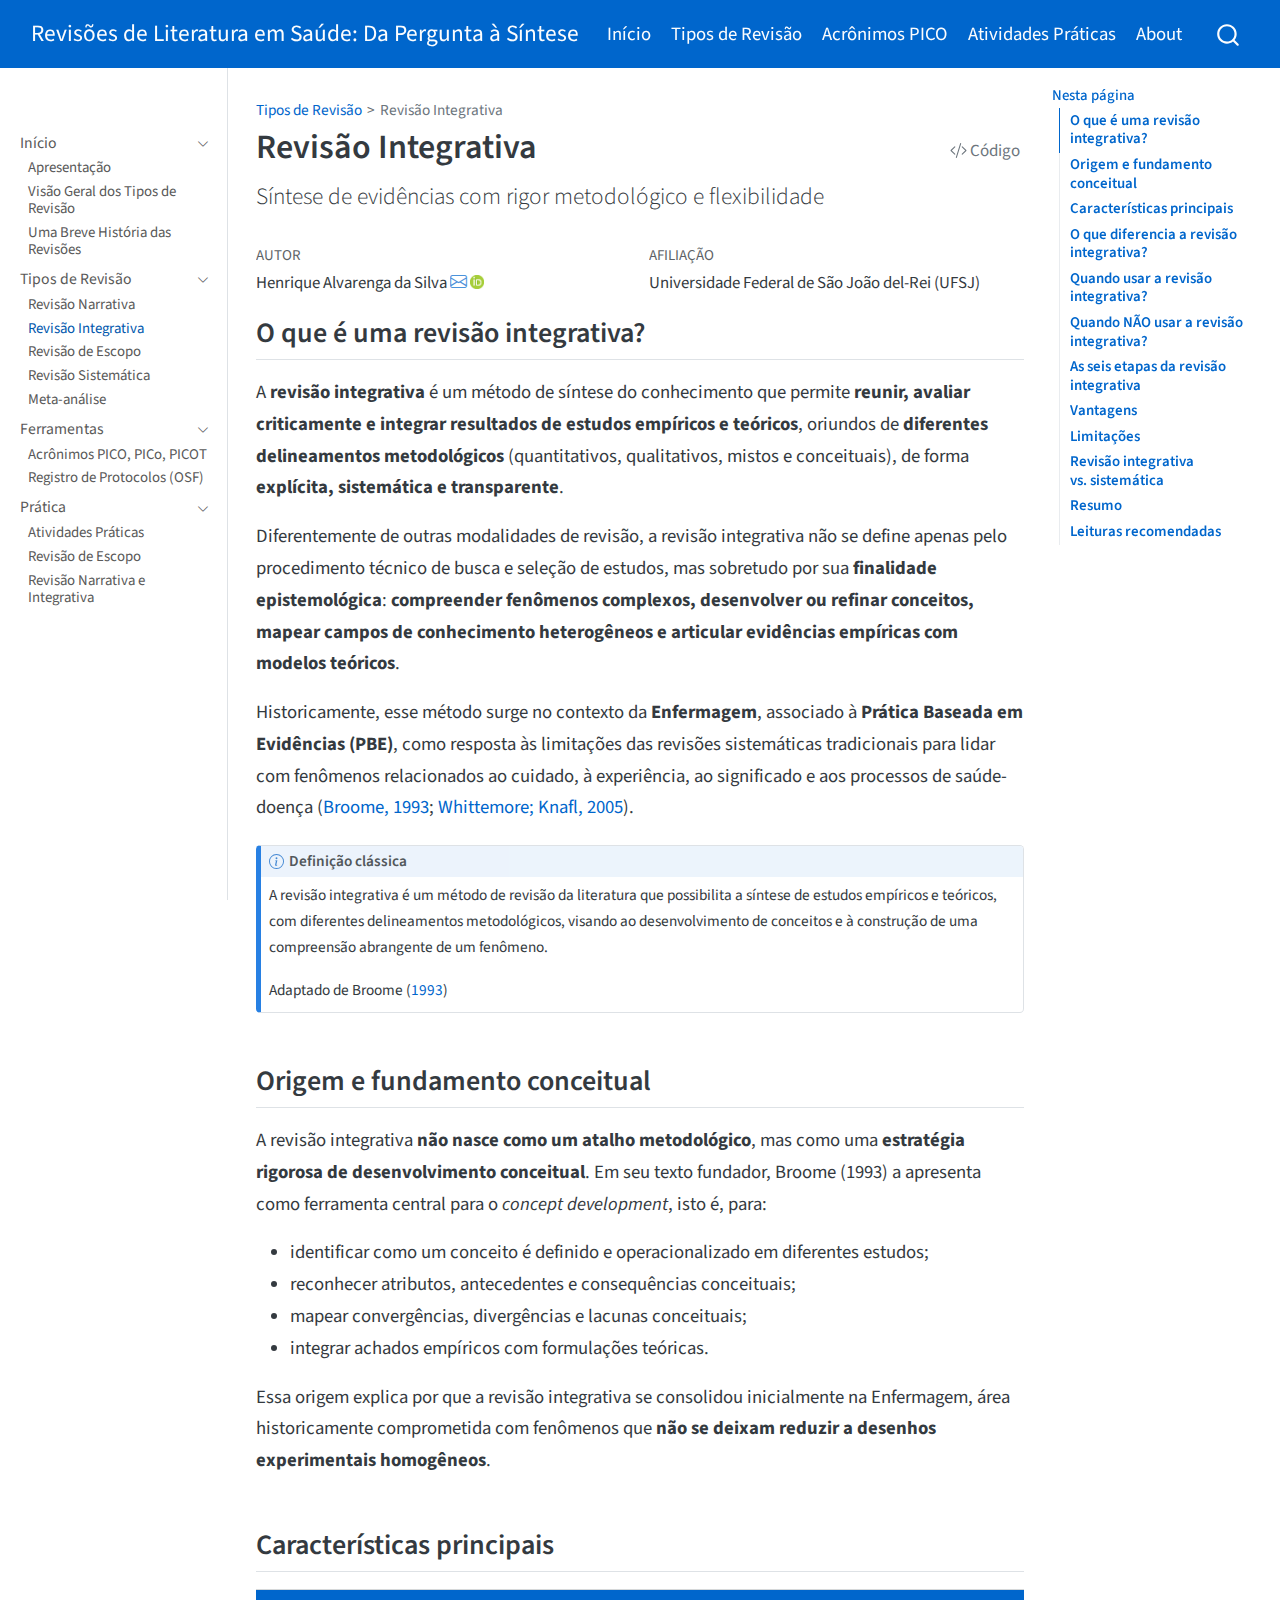
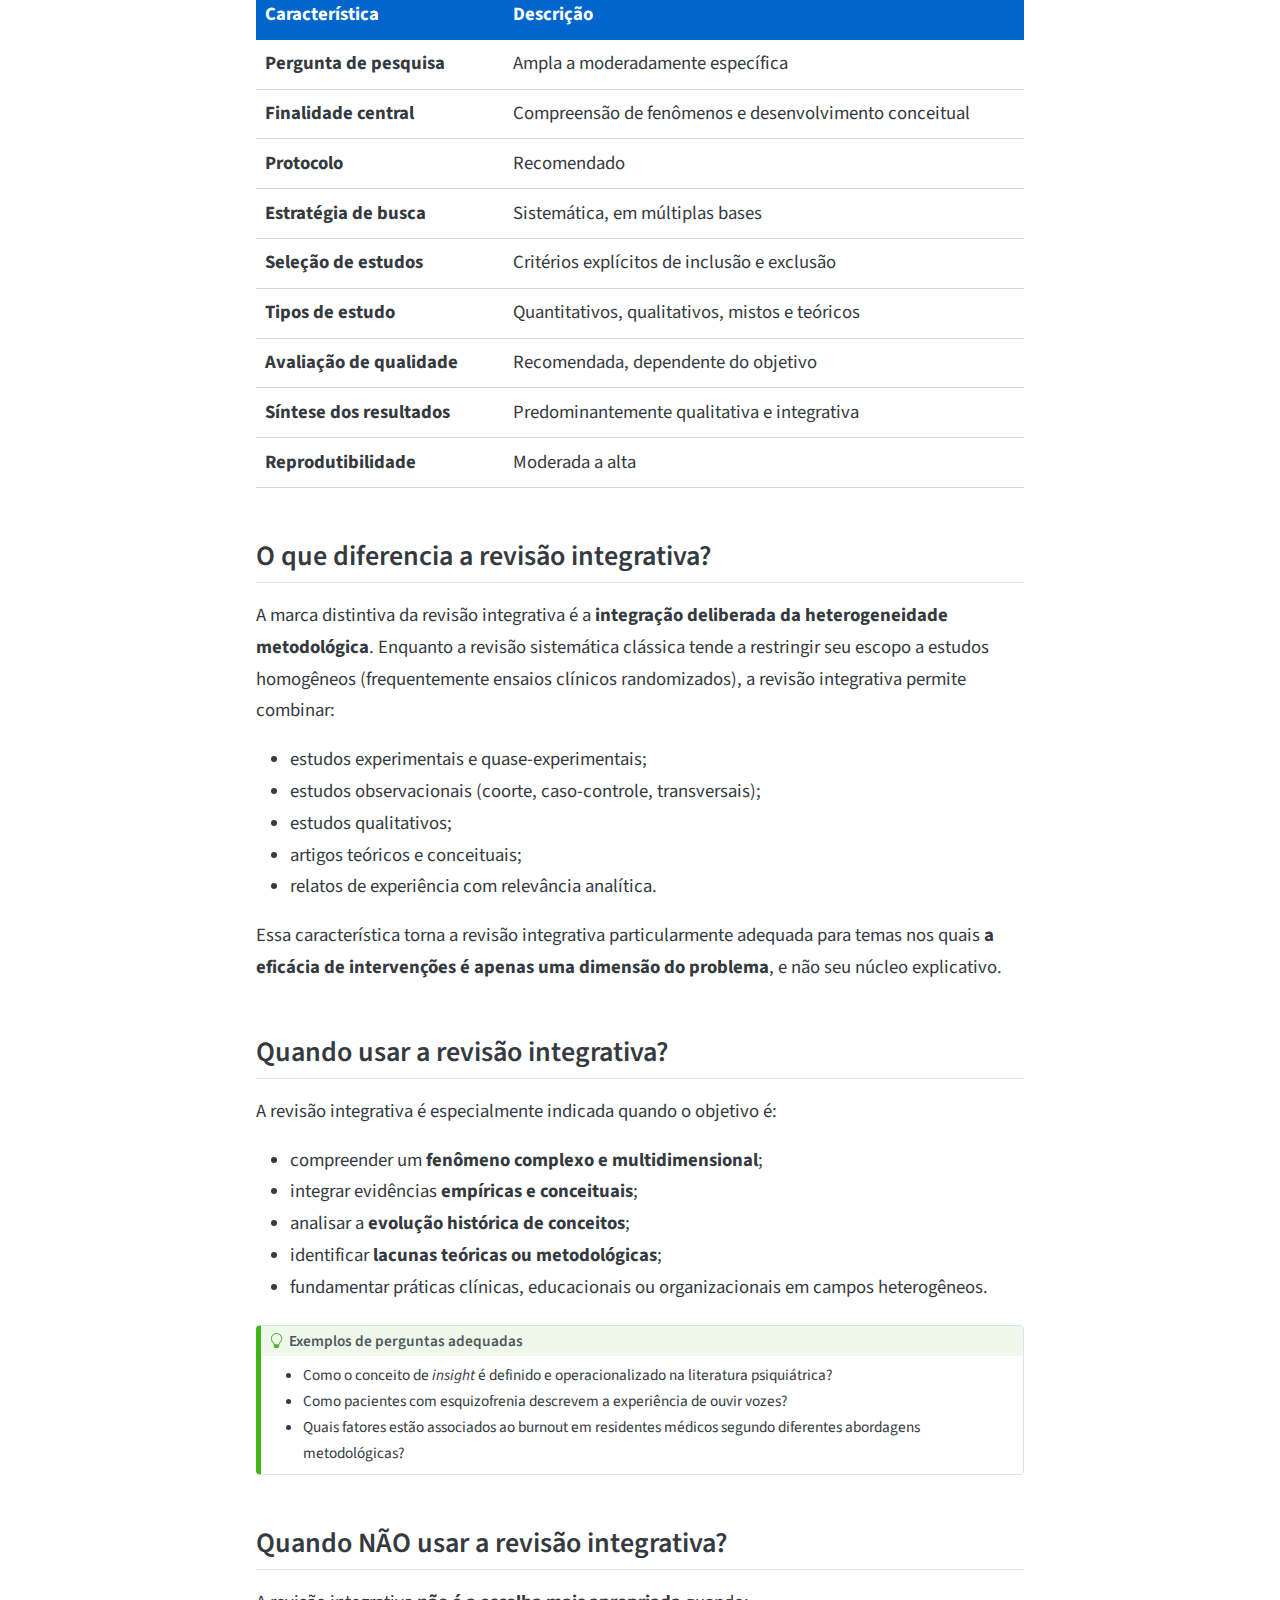
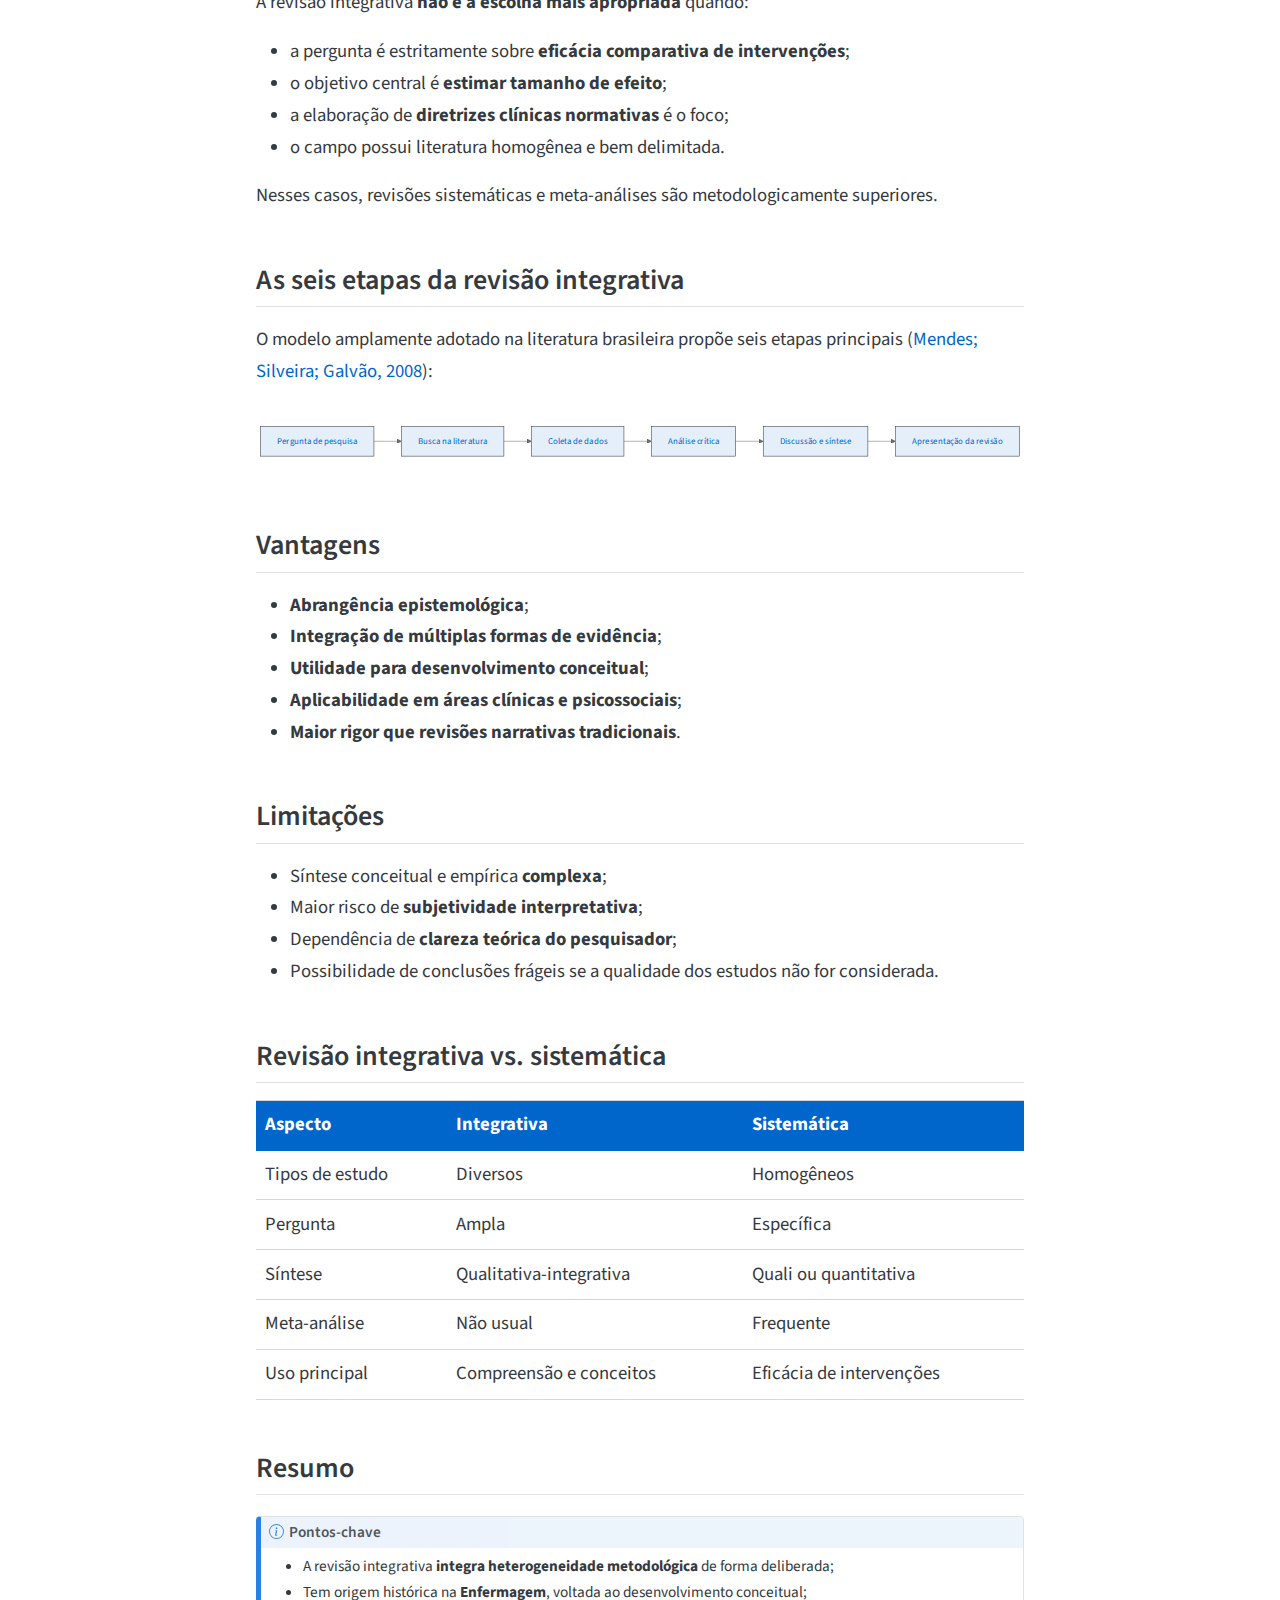
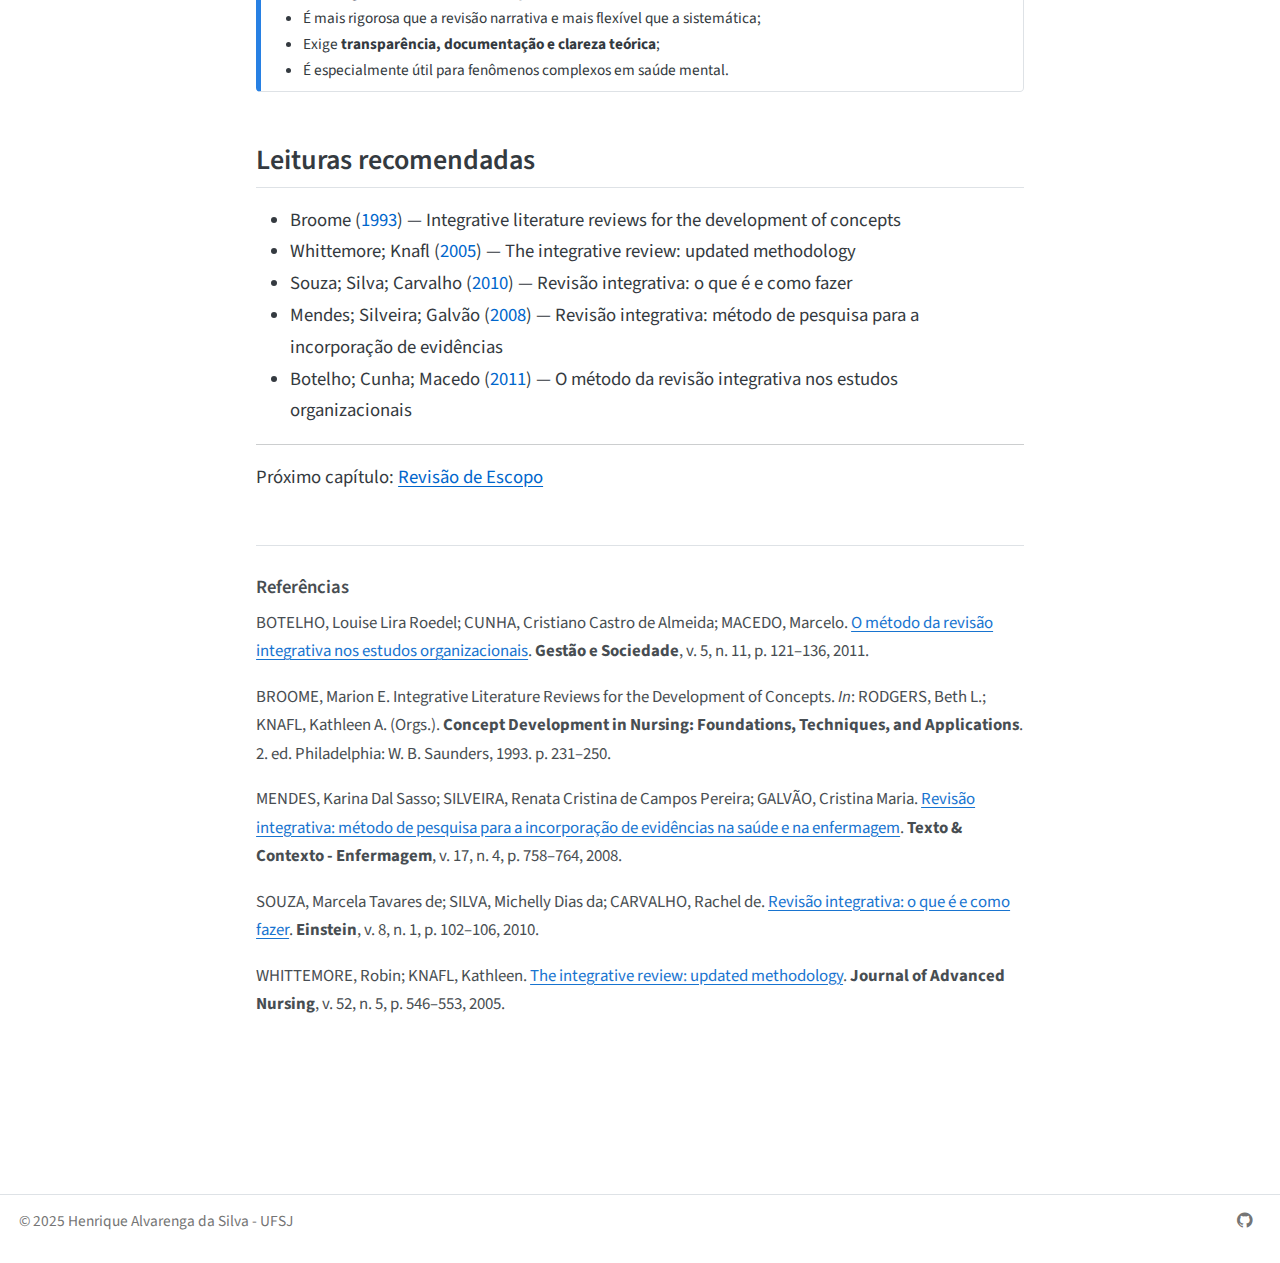
<file: docs/03-revisao-integrativa.html>
<!DOCTYPE html>
<html xmlns="http://www.w3.org/1999/xhtml" lang="pt-BR" xml:lang="pt-BR"><head>

<meta charset="utf-8">
<meta name="generator" content="quarto-1.8.26">

<meta name="viewport" content="width=device-width, initial-scale=1.0, user-scalable=yes">

<meta name="author" content="Henrique Alvarenga da Silva">

<title>Revisão Integrativa – Revisões de Literatura em Saúde: Da Pergunta à Síntese</title>
<style>
code{white-space: pre-wrap;}
span.smallcaps{font-variant: small-caps;}
div.columns{display: flex; gap: min(4vw, 1.5em);}
div.column{flex: auto; overflow-x: auto;}
div.hanging-indent{margin-left: 1.5em; text-indent: -1.5em;}
ul.task-list{list-style: none;}
ul.task-list li input[type="checkbox"] {
  width: 0.8em;
  margin: 0 0.8em 0.2em -1em; /* quarto-specific, see https://github.com/quarto-dev/quarto-cli/issues/4556 */ 
  vertical-align: middle;
}
/* CSS for syntax highlighting */
html { -webkit-text-size-adjust: 100%; }
pre > code.sourceCode { white-space: pre; position: relative; }
pre > code.sourceCode > span { display: inline-block; line-height: 1.25; }
pre > code.sourceCode > span:empty { height: 1.2em; }
.sourceCode { overflow: visible; }
code.sourceCode > span { color: inherit; text-decoration: inherit; }
div.sourceCode { margin: 1em 0; }
pre.sourceCode { margin: 0; }
@media screen {
div.sourceCode { overflow: auto; }
}
@media print {
pre > code.sourceCode { white-space: pre-wrap; }
pre > code.sourceCode > span { text-indent: -5em; padding-left: 5em; }
}
pre.numberSource code
  { counter-reset: source-line 0; }
pre.numberSource code > span
  { position: relative; left: -4em; counter-increment: source-line; }
pre.numberSource code > span > a:first-child::before
  { content: counter(source-line);
    position: relative; left: -1em; text-align: right; vertical-align: baseline;
    border: none; display: inline-block;
    -webkit-touch-callout: none; -webkit-user-select: none;
    -khtml-user-select: none; -moz-user-select: none;
    -ms-user-select: none; user-select: none;
    padding: 0 4px; width: 4em;
  }
pre.numberSource { margin-left: 3em;  padding-left: 4px; }
div.sourceCode
  {   }
@media screen {
pre > code.sourceCode > span > a:first-child::before { text-decoration: underline; }
}
/* CSS for citations */
div.csl-bib-body { }
div.csl-entry {
  clear: both;
  margin-bottom: 1em;
}
.hanging-indent div.csl-entry {
  margin-left:2em;
  text-indent:-2em;
}
div.csl-left-margin {
  min-width:2em;
  float:left;
}
div.csl-right-inline {
  margin-left:2em;
  padding-left:1em;
}
div.csl-indent {
  margin-left: 2em;
}</style>


<script src="site_libs/quarto-nav/quarto-nav.js"></script>
<script src="site_libs/quarto-nav/headroom.min.js"></script>
<script src="site_libs/clipboard/clipboard.min.js"></script>
<script src="site_libs/quarto-search/autocomplete.umd.js"></script>
<script src="site_libs/quarto-search/fuse.min.js"></script>
<script src="site_libs/quarto-search/quarto-search.js"></script>
<meta name="quarto:offset" content="./">
<link href="./favicon.ico" rel="icon">
<script src="site_libs/quarto-html/quarto.js" type="module"></script>
<script src="site_libs/quarto-html/tabsets/tabsets.js" type="module"></script>
<script src="site_libs/quarto-html/axe/axe-check.js" type="module"></script>
<script src="site_libs/quarto-html/popper.min.js"></script>
<script src="site_libs/quarto-html/tippy.umd.min.js"></script>
<script src="site_libs/quarto-html/anchor.min.js"></script>
<link href="site_libs/quarto-html/tippy.css" rel="stylesheet">
<link href="site_libs/quarto-html/quarto-syntax-highlighting-587c61ba64f3a5504c4d52d930310e48.css" rel="stylesheet" id="quarto-text-highlighting-styles">
<script src="site_libs/bootstrap/bootstrap.min.js"></script>
<link href="site_libs/bootstrap/bootstrap-icons.css" rel="stylesheet">
<link href="site_libs/bootstrap/bootstrap-56346452e88ae1a5de58ede422006661.min.css" rel="stylesheet" append-hash="true" id="quarto-bootstrap" data-mode="light">
<script id="quarto-search-options" type="application/json">{
  "location": "navbar",
  "copy-button": false,
  "collapse-after": 3,
  "panel-placement": "end",
  "type": "overlay",
  "limit": 50,
  "keyboard-shortcut": [
    "f",
    "/",
    "s"
  ],
  "show-item-context": false,
  "language": {
    "search-no-results-text": "Nenhum resultado",
    "search-matching-documents-text": "documentos correspondentes",
    "search-copy-link-title": "Copiar link para a busca",
    "search-hide-matches-text": "Esconder correspondências adicionais",
    "search-more-match-text": "mais correspondência neste documento",
    "search-more-matches-text": "mais correspondências neste documento",
    "search-clear-button-title": "Limpar",
    "search-text-placeholder": "",
    "search-detached-cancel-button-title": "Cancelar",
    "search-submit-button-title": "Enviar",
    "search-label": "Procurar"
  }
}</script>
<style>html{ scroll-behavior: smooth; }</style>
<script src="site_libs/quarto-diagram/mermaid.min.js"></script>
<script src="site_libs/quarto-diagram/mermaid-init.js"></script>
<link href="site_libs/quarto-diagram/mermaid.css" rel="stylesheet">


<link rel="stylesheet" href="styles.css">
</head>

<body class="nav-sidebar docked nav-fixed quarto-light">

<div id="quarto-search-results"></div>
  <header id="quarto-header" class="headroom fixed-top">
    <nav class="navbar navbar-expand-lg " data-bs-theme="dark">
      <div class="navbar-container container-fluid">
      <div class="navbar-brand-container mx-auto">
    <a class="navbar-brand" href="./index.html">
    <span class="navbar-title">Revisões de Literatura em Saúde: Da Pergunta à Síntese</span>
    </a>
  </div>
            <div id="quarto-search" class="" title="Procurar"></div>
          <button class="navbar-toggler" type="button" data-bs-toggle="collapse" data-bs-target="#navbarCollapse" aria-controls="navbarCollapse" role="menu" aria-expanded="false" aria-label="Alternar de navegação" onclick="if (window.quartoToggleHeadroom) { window.quartoToggleHeadroom(); }">
  <span class="navbar-toggler-icon"></span>
</button>
          <div class="collapse navbar-collapse" id="navbarCollapse">
            <ul class="navbar-nav navbar-nav-scroll me-auto">
  <li class="nav-item">
    <a class="nav-link active" href="./index.html" aria-current="page"> 
<span class="menu-text">Início</span></a>
  </li>  
  <li class="nav-item">
    <a class="nav-link" href="./01-introducao.html"> 
<span class="menu-text">Tipos de Revisão</span></a>
  </li>  
  <li class="nav-item">
    <a class="nav-link" href="./07-acronimos-pico.html"> 
<span class="menu-text">Acrônimos PICO</span></a>
  </li>  
  <li class="nav-item">
    <a class="nav-link" href="./09-pratica-0.html"> 
<span class="menu-text">Atividades Práticas</span></a>
  </li>  
  <li class="nav-item">
    <a class="nav-link" href="./About.html"> 
<span class="menu-text">About</span></a>
  </li>  
</ul>
          </div> <!-- /navcollapse -->
            <div class="quarto-navbar-tools">
</div>
      </div> <!-- /container-fluid -->
    </nav>
  <nav class="quarto-secondary-nav">
    <div class="container-fluid d-flex">
      <button type="button" class="quarto-btn-toggle btn" data-bs-toggle="collapse" role="button" data-bs-target=".quarto-sidebar-collapse-item" aria-controls="quarto-sidebar" aria-expanded="false" aria-label="Alternar barra lateral" onclick="if (window.quartoToggleHeadroom) { window.quartoToggleHeadroom(); }">
        <i class="bi bi-layout-text-sidebar-reverse"></i>
      </button>
        <nav class="quarto-page-breadcrumbs" aria-label="breadcrumb"><ol class="breadcrumb"><li class="breadcrumb-item"><a href="./02-revisao-narrativa.html">Tipos de Revisão</a></li><li class="breadcrumb-item"><a href="./03-revisao-integrativa.html">Revisão Integrativa</a></li></ol></nav>
        <a class="flex-grow-1" role="navigation" data-bs-toggle="collapse" data-bs-target=".quarto-sidebar-collapse-item" aria-controls="quarto-sidebar" aria-expanded="false" aria-label="Alternar barra lateral" onclick="if (window.quartoToggleHeadroom) { window.quartoToggleHeadroom(); }">      
        </a>
      <button type="button" class="btn quarto-search-button" aria-label="Procurar" onclick="window.quartoOpenSearch();">
        <i class="bi bi-search"></i>
      </button>
    </div>
  </nav>
</header>
<!-- content -->
<div id="quarto-content" class="quarto-container page-columns page-rows-contents page-layout-article page-navbar">
<!-- sidebar -->
  <nav id="quarto-sidebar" class="sidebar collapse collapse-horizontal quarto-sidebar-collapse-item sidebar-navigation docked overflow-auto">
        <div class="mt-2 flex-shrink-0 align-items-center">
        <div class="sidebar-search">
        <div id="quarto-search" class="" title="Procurar"></div>
        </div>
        </div>
    <div class="sidebar-menu-container"> 
    <ul class="list-unstyled mt-1">
        <li class="sidebar-item sidebar-item-section">
      <div class="sidebar-item-container"> 
            <a class="sidebar-item-text sidebar-link text-start" data-bs-toggle="collapse" data-bs-target="#quarto-sidebar-section-1" role="navigation" aria-expanded="true">
 <span class="menu-text">Início</span></a>
          <a class="sidebar-item-toggle text-start" data-bs-toggle="collapse" data-bs-target="#quarto-sidebar-section-1" role="navigation" aria-expanded="true" aria-label="Alternar seção">
            <i class="bi bi-chevron-right ms-2"></i>
          </a> 
      </div>
      <ul id="quarto-sidebar-section-1" class="collapse list-unstyled sidebar-section depth1 show">  
          <li class="sidebar-item">
  <div class="sidebar-item-container"> 
  <a href="./index.html" class="sidebar-item-text sidebar-link">
 <span class="menu-text">Apresentação</span></a>
  </div>
</li>
          <li class="sidebar-item">
  <div class="sidebar-item-container"> 
  <a href="./01-introducao.html" class="sidebar-item-text sidebar-link">
 <span class="menu-text">Visão Geral dos Tipos de Revisão</span></a>
  </div>
</li>
          <li class="sidebar-item">
  <div class="sidebar-item-container"> 
  <a href="./01.1-historia.html" class="sidebar-item-text sidebar-link">
 <span class="menu-text">Uma Breve História das Revisões</span></a>
  </div>
</li>
      </ul>
  </li>
        <li class="sidebar-item sidebar-item-section">
      <div class="sidebar-item-container"> 
            <a class="sidebar-item-text sidebar-link text-start" data-bs-toggle="collapse" data-bs-target="#quarto-sidebar-section-2" role="navigation" aria-expanded="true">
 <span class="menu-text">Tipos de Revisão</span></a>
          <a class="sidebar-item-toggle text-start" data-bs-toggle="collapse" data-bs-target="#quarto-sidebar-section-2" role="navigation" aria-expanded="true" aria-label="Alternar seção">
            <i class="bi bi-chevron-right ms-2"></i>
          </a> 
      </div>
      <ul id="quarto-sidebar-section-2" class="collapse list-unstyled sidebar-section depth1 show">  
          <li class="sidebar-item">
  <div class="sidebar-item-container"> 
  <a href="./02-revisao-narrativa.html" class="sidebar-item-text sidebar-link">
 <span class="menu-text">Revisão Narrativa</span></a>
  </div>
</li>
          <li class="sidebar-item">
  <div class="sidebar-item-container"> 
  <a href="./03-revisao-integrativa.html" class="sidebar-item-text sidebar-link active">
 <span class="menu-text">Revisão Integrativa</span></a>
  </div>
</li>
          <li class="sidebar-item">
  <div class="sidebar-item-container"> 
  <a href="./04-revisao-escopo.html" class="sidebar-item-text sidebar-link">
 <span class="menu-text">Revisão de Escopo</span></a>
  </div>
</li>
          <li class="sidebar-item">
  <div class="sidebar-item-container"> 
  <a href="./05-revisao-sistematica.html" class="sidebar-item-text sidebar-link">
 <span class="menu-text">Revisão Sistemática</span></a>
  </div>
</li>
          <li class="sidebar-item">
  <div class="sidebar-item-container"> 
  <a href="./06-metanalise.html" class="sidebar-item-text sidebar-link">
 <span class="menu-text">Meta-análise</span></a>
  </div>
</li>
      </ul>
  </li>
        <li class="sidebar-item sidebar-item-section">
      <div class="sidebar-item-container"> 
            <a class="sidebar-item-text sidebar-link text-start" data-bs-toggle="collapse" data-bs-target="#quarto-sidebar-section-3" role="navigation" aria-expanded="true">
 <span class="menu-text">Ferramentas</span></a>
          <a class="sidebar-item-toggle text-start" data-bs-toggle="collapse" data-bs-target="#quarto-sidebar-section-3" role="navigation" aria-expanded="true" aria-label="Alternar seção">
            <i class="bi bi-chevron-right ms-2"></i>
          </a> 
      </div>
      <ul id="quarto-sidebar-section-3" class="collapse list-unstyled sidebar-section depth1 show">  
          <li class="sidebar-item">
  <div class="sidebar-item-container"> 
  <a href="./07-acronimos-pico.html" class="sidebar-item-text sidebar-link">
 <span class="menu-text">Acrônimos PICO, PICo, PICOT</span></a>
  </div>
</li>
          <li class="sidebar-item">
  <div class="sidebar-item-container"> 
  <a href="./08-registro-osf.html" class="sidebar-item-text sidebar-link">
 <span class="menu-text">Registro de Protocolos (OSF)</span></a>
  </div>
</li>
      </ul>
  </li>
        <li class="sidebar-item sidebar-item-section">
      <div class="sidebar-item-container"> 
            <a class="sidebar-item-text sidebar-link text-start" data-bs-toggle="collapse" data-bs-target="#quarto-sidebar-section-4" role="navigation" aria-expanded="true">
 <span class="menu-text">Prática</span></a>
          <a class="sidebar-item-toggle text-start" data-bs-toggle="collapse" data-bs-target="#quarto-sidebar-section-4" role="navigation" aria-expanded="true" aria-label="Alternar seção">
            <i class="bi bi-chevron-right ms-2"></i>
          </a> 
      </div>
      <ul id="quarto-sidebar-section-4" class="collapse list-unstyled sidebar-section depth1 show">  
          <li class="sidebar-item">
  <div class="sidebar-item-container"> 
  <a href="./09-pratica-0.html" class="sidebar-item-text sidebar-link">
 <span class="menu-text">Atividades Práticas</span></a>
  </div>
</li>
          <li class="sidebar-item">
  <div class="sidebar-item-container"> 
  <a href="./09-pratica-1.html" class="sidebar-item-text sidebar-link">
 <span class="menu-text">Revisão de Escopo</span></a>
  </div>
</li>
          <li class="sidebar-item">
  <div class="sidebar-item-container"> 
  <a href="./09-pratica-2.html" class="sidebar-item-text sidebar-link">
 <span class="menu-text">Revisão Narrativa e Integrativa</span></a>
  </div>
</li>
      </ul>
  </li>
    </ul>
    </div>
</nav>
<div id="quarto-sidebar-glass" class="quarto-sidebar-collapse-item" data-bs-toggle="collapse" data-bs-target=".quarto-sidebar-collapse-item"></div>
<!-- margin-sidebar -->
    <div id="quarto-margin-sidebar" class="sidebar margin-sidebar">
        <nav id="TOC" role="doc-toc" class="toc-active">
    <h2 id="toc-title">Nesta página</h2>
   
  <ul>
  <li><a href="#o-que-é-uma-revisão-integrativa" id="toc-o-que-é-uma-revisão-integrativa" class="nav-link active" data-scroll-target="#o-que-é-uma-revisão-integrativa">O que é uma revisão integrativa?</a></li>
  <li><a href="#origem-e-fundamento-conceitual" id="toc-origem-e-fundamento-conceitual" class="nav-link" data-scroll-target="#origem-e-fundamento-conceitual">Origem e fundamento conceitual</a></li>
  <li><a href="#características-principais" id="toc-características-principais" class="nav-link" data-scroll-target="#características-principais">Características principais</a></li>
  <li><a href="#o-que-diferencia-a-revisão-integrativa" id="toc-o-que-diferencia-a-revisão-integrativa" class="nav-link" data-scroll-target="#o-que-diferencia-a-revisão-integrativa">O que diferencia a revisão integrativa?</a></li>
  <li><a href="#quando-usar-a-revisão-integrativa" id="toc-quando-usar-a-revisão-integrativa" class="nav-link" data-scroll-target="#quando-usar-a-revisão-integrativa">Quando usar a revisão integrativa?</a></li>
  <li><a href="#quando-não-usar-a-revisão-integrativa" id="toc-quando-não-usar-a-revisão-integrativa" class="nav-link" data-scroll-target="#quando-não-usar-a-revisão-integrativa">Quando NÃO usar a revisão integrativa?</a></li>
  <li><a href="#as-seis-etapas-da-revisão-integrativa" id="toc-as-seis-etapas-da-revisão-integrativa" class="nav-link" data-scroll-target="#as-seis-etapas-da-revisão-integrativa">As seis etapas da revisão integrativa</a></li>
  <li><a href="#vantagens" id="toc-vantagens" class="nav-link" data-scroll-target="#vantagens">Vantagens</a></li>
  <li><a href="#limitações" id="toc-limitações" class="nav-link" data-scroll-target="#limitações">Limitações</a></li>
  <li><a href="#revisão-integrativa-vs.-sistemática" id="toc-revisão-integrativa-vs.-sistemática" class="nav-link" data-scroll-target="#revisão-integrativa-vs.-sistemática">Revisão integrativa vs.&nbsp;sistemática</a></li>
  <li><a href="#resumo" id="toc-resumo" class="nav-link" data-scroll-target="#resumo">Resumo</a></li>
  <li><a href="#leituras-recomendadas" id="toc-leituras-recomendadas" class="nav-link" data-scroll-target="#leituras-recomendadas">Leituras recomendadas</a></li>
  </ul>
</nav>
    </div>
<!-- main -->
<main class="content" id="quarto-document-content">

<header id="title-block-header" class="quarto-title-block default"><nav class="quarto-page-breadcrumbs quarto-title-breadcrumbs d-none d-lg-block" aria-label="breadcrumb"><ol class="breadcrumb"><li class="breadcrumb-item"><a href="./02-revisao-narrativa.html">Tipos de Revisão</a></li><li class="breadcrumb-item"><a href="./03-revisao-integrativa.html">Revisão Integrativa</a></li></ol></nav>
<div class="quarto-title">
<div class="quarto-title-block"><div><h1 class="title">Revisão Integrativa</h1><button type="button" class="btn code-tools-button" id="quarto-code-tools-source"><i class="bi"></i> Código</button></div></div>
<p class="subtitle lead">Síntese de evidências com rigor metodológico e flexibilidade</p>
</div>


<div class="quarto-title-meta-author">
  <div class="quarto-title-meta-heading">Autor</div>
  <div class="quarto-title-meta-heading">Afiliação</div>
  
    <div class="quarto-title-meta-contents">
    <p class="author">Henrique Alvarenga da Silva <a href="mailto:henriquealvarenga@ufsj.edu.br" class="quarto-title-author-email"><i class="bi bi-envelope"></i></a> <a href="https://orcid.org/0000-0001-9799-5240" class="quarto-title-author-orcid"> <img src="[data-uri]"></a></p>
  </div>
  <div class="quarto-title-meta-contents">
        <p class="affiliation">
            Universidade Federal de São João del-Rei (UFSJ)
          </p>
      </div>
  </div>

<div class="quarto-title-meta">

      
  
    
  </div>
  


</header>


<section id="o-que-é-uma-revisão-integrativa" class="level2">
<h2 class="anchored" data-anchor-id="o-que-é-uma-revisão-integrativa">O que é uma revisão integrativa?</h2>
<p>A <strong>revisão integrativa</strong> é um método de síntese do conhecimento que permite <strong>reunir, avaliar criticamente e integrar resultados de estudos empíricos e teóricos</strong>, oriundos de <strong>diferentes delineamentos metodológicos</strong> (quantitativos, qualitativos, mistos e conceituais), de forma <strong>explícita, sistemática e transparente</strong>.</p>
<p>Diferentemente de outras modalidades de revisão, a revisão integrativa não se define apenas pelo procedimento técnico de busca e seleção de estudos, mas sobretudo por sua <strong>finalidade epistemológica</strong>: <strong>compreender fenômenos complexos, desenvolver ou refinar conceitos, mapear campos de conhecimento heterogêneos e articular evidências empíricas com modelos teóricos</strong>.</p>
<p>Historicamente, esse método surge no contexto da <strong>Enfermagem</strong>, associado à <strong>Prática Baseada em Evidências (PBE)</strong>, como resposta às limitações das revisões sistemáticas tradicionais para lidar com fenômenos relacionados ao cuidado, à experiência, ao significado e aos processos de saúde-doença <span class="citation" data-cites="broome1993 whittemore2005">(<a href="#ref-broome1993" role="doc-biblioref">Broome, 1993</a>; <a href="#ref-whittemore2005" role="doc-biblioref">Whittemore; Knafl, 2005</a>)</span>.</p>
<div class="callout callout-style-default callout-note callout-titled">
<div class="callout-header d-flex align-content-center">
<div class="callout-icon-container">
<i class="callout-icon"></i>
</div>
<div class="callout-title-container flex-fill">
<span class="screen-reader-only">Nota</span>Definição clássica
</div>
</div>
<div class="callout-body-container callout-body">
<p>A revisão integrativa é um método de revisão da literatura que possibilita a síntese de estudos empíricos e teóricos, com diferentes delineamentos metodológicos, visando ao desenvolvimento de conceitos e à construção de uma compreensão abrangente de um fenômeno.</p>
<p>Adaptado de <span class="citation" data-cites="broome1993">Broome (<a href="#ref-broome1993" role="doc-biblioref">1993</a>)</span></p>
</div>
</div>
</section>
<section id="origem-e-fundamento-conceitual" class="level2">
<h2 class="anchored" data-anchor-id="origem-e-fundamento-conceitual">Origem e fundamento conceitual</h2>
<p>A revisão integrativa <strong>não nasce como um atalho metodológico</strong>, mas como uma <strong>estratégia rigorosa de desenvolvimento conceitual</strong>. Em seu texto fundador, Broome (1993) a apresenta como ferramenta central para o <em>concept development</em>, isto é, para:</p>
<ul>
<li>identificar como um conceito é definido e operacionalizado em diferentes estudos;</li>
<li>reconhecer atributos, antecedentes e consequências conceituais;</li>
<li>mapear convergências, divergências e lacunas conceituais;</li>
<li>integrar achados empíricos com formulações teóricas.</li>
</ul>
<p>Essa origem explica por que a revisão integrativa se consolidou inicialmente na Enfermagem, área historicamente comprometida com fenômenos que <strong>não se deixam reduzir a desenhos experimentais homogêneos</strong>.</p>
</section>
<section id="características-principais" class="level2">
<h2 class="anchored" data-anchor-id="características-principais">Características principais</h2>
<table class="caption-top table">
<colgroup>
<col style="width: 32%">
<col style="width: 67%">
</colgroup>
<thead>
<tr class="header">
<th>Característica</th>
<th>Descrição</th>
</tr>
</thead>
<tbody>
<tr class="odd">
<td><strong>Pergunta de pesquisa</strong></td>
<td>Ampla a moderadamente específica</td>
</tr>
<tr class="even">
<td><strong>Finalidade central</strong></td>
<td>Compreensão de fenômenos e desenvolvimento conceitual</td>
</tr>
<tr class="odd">
<td><strong>Protocolo</strong></td>
<td>Recomendado</td>
</tr>
<tr class="even">
<td><strong>Estratégia de busca</strong></td>
<td>Sistemática, em múltiplas bases</td>
</tr>
<tr class="odd">
<td><strong>Seleção de estudos</strong></td>
<td>Critérios explícitos de inclusão e exclusão</td>
</tr>
<tr class="even">
<td><strong>Tipos de estudo</strong></td>
<td>Quantitativos, qualitativos, mistos e teóricos</td>
</tr>
<tr class="odd">
<td><strong>Avaliação de qualidade</strong></td>
<td>Recomendada, dependente do objetivo</td>
</tr>
<tr class="even">
<td><strong>Síntese dos resultados</strong></td>
<td>Predominantemente qualitativa e integrativa</td>
</tr>
<tr class="odd">
<td><strong>Reprodutibilidade</strong></td>
<td>Moderada a alta</td>
</tr>
</tbody>
</table>
</section>
<section id="o-que-diferencia-a-revisão-integrativa" class="level2">
<h2 class="anchored" data-anchor-id="o-que-diferencia-a-revisão-integrativa">O que diferencia a revisão integrativa?</h2>
<p>A marca distintiva da revisão integrativa é a <strong>integração deliberada da heterogeneidade metodológica</strong>. Enquanto a revisão sistemática clássica tende a restringir seu escopo a estudos homogêneos (frequentemente ensaios clínicos randomizados), a revisão integrativa permite combinar:</p>
<ul>
<li>estudos experimentais e quase-experimentais;</li>
<li>estudos observacionais (coorte, caso-controle, transversais);</li>
<li>estudos qualitativos;</li>
<li>artigos teóricos e conceituais;</li>
<li>relatos de experiência com relevância analítica.</li>
</ul>
<p>Essa característica torna a revisão integrativa particularmente adequada para temas nos quais <strong>a eficácia de intervenções é apenas uma dimensão do problema</strong>, e não seu núcleo explicativo.</p>
</section>
<section id="quando-usar-a-revisão-integrativa" class="level2">
<h2 class="anchored" data-anchor-id="quando-usar-a-revisão-integrativa">Quando usar a revisão integrativa?</h2>
<p>A revisão integrativa é especialmente indicada quando o objetivo é:</p>
<ul>
<li>compreender um <strong>fenômeno complexo e multidimensional</strong>;</li>
<li>integrar evidências <strong>empíricas e conceituais</strong>;</li>
<li>analisar a <strong>evolução histórica de conceitos</strong>;</li>
<li>identificar <strong>lacunas teóricas ou metodológicas</strong>;</li>
<li>fundamentar práticas clínicas, educacionais ou organizacionais em campos heterogêneos.</li>
</ul>
<div class="callout callout-style-default callout-tip callout-titled">
<div class="callout-header d-flex align-content-center">
<div class="callout-icon-container">
<i class="callout-icon"></i>
</div>
<div class="callout-title-container flex-fill">
<span class="screen-reader-only">Dica</span>Exemplos de perguntas adequadas
</div>
</div>
<div class="callout-body-container callout-body">
<ul>
<li>Como o conceito de <em>insight</em> é definido e operacionalizado na literatura psiquiátrica?</li>
<li>Como pacientes com esquizofrenia descrevem a experiência de ouvir vozes?</li>
<li>Quais fatores estão associados ao burnout em residentes médicos segundo diferentes abordagens metodológicas?</li>
</ul>
</div>
</div>
</section>
<section id="quando-não-usar-a-revisão-integrativa" class="level2">
<h2 class="anchored" data-anchor-id="quando-não-usar-a-revisão-integrativa">Quando NÃO usar a revisão integrativa?</h2>
<p>A revisão integrativa <strong>não é a escolha mais apropriada</strong> quando:</p>
<ul>
<li>a pergunta é estritamente sobre <strong>eficácia comparativa de intervenções</strong>;</li>
<li>o objetivo central é <strong>estimar tamanho de efeito</strong>;</li>
<li>a elaboração de <strong>diretrizes clínicas normativas</strong> é o foco;</li>
<li>o campo possui literatura homogênea e bem delimitada.</li>
</ul>
<p>Nesses casos, revisões sistemáticas e meta-análises são metodologicamente superiores.</p>
</section>
<section id="as-seis-etapas-da-revisão-integrativa" class="level2">
<h2 class="anchored" data-anchor-id="as-seis-etapas-da-revisão-integrativa">As seis etapas da revisão integrativa</h2>
<p>O modelo amplamente adotado na literatura brasileira propõe seis etapas principais <span class="citation" data-cites="mendes2008">(<a href="#ref-mendes2008" role="doc-biblioref">Mendes; Silveira; Galvão, 2008</a>)</span>:</p>
<div class="cell" data-layout-align="default">
<div class="cell-output-display">
<div>
<p></p><figure class="figure"><p></p>
<div>
<pre class="mermaid mermaid-js">flowchart LR
A["Pergunta de pesquisa"] --&gt; B["Busca na literatura"]
B --&gt; C["Coleta de dados"]
C --&gt; D["Análise crítica"]
D --&gt; E["Discussão e síntese"]
E --&gt; F["Apresentação da revisão"]
</pre>
</div>
<p></p></figure><p></p>
</div>
</div>
</div>
</section>
<section id="vantagens" class="level2">
<h2 class="anchored" data-anchor-id="vantagens">Vantagens</h2>
<ul>
<li><strong>Abrangência epistemológica</strong>;</li>
<li><strong>Integração de múltiplas formas de evidência</strong>;</li>
<li><strong>Utilidade para desenvolvimento conceitual</strong>;</li>
<li><strong>Aplicabilidade em áreas clínicas e psicossociais</strong>;</li>
<li><strong>Maior rigor que revisões narrativas tradicionais</strong>.</li>
</ul>
</section>
<section id="limitações" class="level2">
<h2 class="anchored" data-anchor-id="limitações">Limitações</h2>
<ul>
<li>Síntese conceitual e empírica <strong>complexa</strong>;</li>
<li>Maior risco de <strong>subjetividade interpretativa</strong>;</li>
<li>Dependência de <strong>clareza teórica do pesquisador</strong>;</li>
<li>Possibilidade de conclusões frágeis se a qualidade dos estudos não for considerada.</li>
</ul>
</section>
<section id="revisão-integrativa-vs.-sistemática" class="level2">
<h2 class="anchored" data-anchor-id="revisão-integrativa-vs.-sistemática">Revisão integrativa vs.&nbsp;sistemática</h2>
<table class="caption-top table">
<thead>
<tr class="header">
<th>Aspecto</th>
<th>Integrativa</th>
<th>Sistemática</th>
</tr>
</thead>
<tbody>
<tr class="odd">
<td>Tipos de estudo</td>
<td>Diversos</td>
<td>Homogêneos</td>
</tr>
<tr class="even">
<td>Pergunta</td>
<td>Ampla</td>
<td>Específica</td>
</tr>
<tr class="odd">
<td>Síntese</td>
<td>Qualitativa-integrativa</td>
<td>Quali ou quantitativa</td>
</tr>
<tr class="even">
<td>Meta-análise</td>
<td>Não usual</td>
<td>Frequente</td>
</tr>
<tr class="odd">
<td>Uso principal</td>
<td>Compreensão e conceitos</td>
<td>Eficácia de intervenções</td>
</tr>
</tbody>
</table>
</section>
<section id="resumo" class="level2">
<h2 class="anchored" data-anchor-id="resumo">Resumo</h2>
<div class="callout callout-style-default callout-note callout-titled">
<div class="callout-header d-flex align-content-center">
<div class="callout-icon-container">
<i class="callout-icon"></i>
</div>
<div class="callout-title-container flex-fill">
<span class="screen-reader-only">Nota</span>Pontos-chave
</div>
</div>
<div class="callout-body-container callout-body">
<ul>
<li>A revisão integrativa <strong>integra heterogeneidade metodológica</strong> de forma deliberada;</li>
<li>Tem origem histórica na <strong>Enfermagem</strong>, voltada ao desenvolvimento conceitual;</li>
<li>É mais rigorosa que a revisão narrativa e mais flexível que a sistemática;</li>
<li>Exige <strong>transparência, documentação e clareza teórica</strong>;</li>
<li>É especialmente útil para fenômenos complexos em saúde mental.</li>
</ul>
</div>
</div>
</section>
<section id="leituras-recomendadas" class="level2">
<h2 class="anchored" data-anchor-id="leituras-recomendadas">Leituras recomendadas</h2>
<ul>
<li><span class="citation" data-cites="broome1993">Broome (<a href="#ref-broome1993" role="doc-biblioref">1993</a>)</span> — Integrative literature reviews for the development of concepts</li>
<li><span class="citation" data-cites="whittemore2005">Whittemore; Knafl (<a href="#ref-whittemore2005" role="doc-biblioref">2005</a>)</span> — The integrative review: updated methodology</li>
<li><span class="citation" data-cites="souza2010">Souza; Silva; Carvalho (<a href="#ref-souza2010" role="doc-biblioref">2010</a>)</span> — Revisão integrativa: o que é e como fazer</li>
<li><span class="citation" data-cites="mendes2008">Mendes; Silveira; Galvão (<a href="#ref-mendes2008" role="doc-biblioref">2008</a>)</span> — Revisão integrativa: método de pesquisa para a incorporação de evidências</li>
<li><span class="citation" data-cites="botelho2011">Botelho; Cunha; Macedo (<a href="#ref-botelho2011" role="doc-biblioref">2011</a>)</span> — O método da revisão integrativa nos estudos organizacionais</li>
</ul>
<hr>
<p>Próximo capítulo: <strong><a href="./04-revisao-escopo.html">Revisão de Escopo</a></strong></p>


<!-- -->


</section>

<div id="quarto-appendix" class="default"><section class="quarto-appendix-contents" role="doc-bibliography" id="quarto-bibliography"><h2 class="anchored quarto-appendix-heading">Referências</h2><div id="refs" class="references csl-bib-body" data-entry-spacing="1" role="list">
<div id="ref-botelho2011" class="csl-entry" role="listitem">
BOTELHO, Louise Lira Roedel; CUNHA, Cristiano Castro de Almeida; MACEDO, Marcelo. <a href="https://doi.org/10.21171/ges.v5i11.1220">O método da revisão integrativa nos estudos organizacionais</a>. <strong>Gestão e Sociedade</strong>, v. 5, n. 11, p. 121–136, 2011.
</div>
<div id="ref-broome1993" class="csl-entry" role="listitem">
BROOME, Marion E. Integrative Literature Reviews for the Development of Concepts. <em>In</em>: RODGERS, Beth L.; KNAFL, Kathleen A. (Orgs.). <strong>Concept Development in Nursing: Foundations, Techniques, and Applications</strong>. 2. ed. Philadelphia: W. B. Saunders, 1993. p. 231–250.
</div>
<div id="ref-mendes2008" class="csl-entry" role="listitem">
MENDES, Karina Dal Sasso; SILVEIRA, Renata Cristina de Campos Pereira; GALVÃO, Cristina Maria. <a href="https://doi.org/10.1590/S0104-07072008000400018">Revisão integrativa: método de pesquisa para a incorporação de evidências na saúde e na enfermagem</a>. <strong>Texto &amp; Contexto - Enfermagem</strong>, v. 17, n. 4, p. 758–764, 2008.
</div>
<div id="ref-souza2010" class="csl-entry" role="listitem">
SOUZA, Marcela Tavares de; SILVA, Michelly Dias da; CARVALHO, Rachel de. <a href="https://doi.org/10.1590/S1679-45082010RW1134">Revisão integrativa: o que é e como fazer</a>. <strong>Einstein</strong>, v. 8, n. 1, p. 102–106, 2010.
</div>
<div id="ref-whittemore2005" class="csl-entry" role="listitem">
WHITTEMORE, Robin; KNAFL, Kathleen. <a href="https://doi.org/10.1111/j.1365-2648.2005.03621.x">The integrative review: updated methodology</a>. <strong>Journal of Advanced Nursing</strong>, v. 52, n. 5, p. 546–553, 2005.
</div>
</div></section></div></main> <!-- /main -->
<script id="quarto-html-after-body" type="application/javascript">
  window.document.addEventListener("DOMContentLoaded", function (event) {
    const icon = "";
    const anchorJS = new window.AnchorJS();
    anchorJS.options = {
      placement: 'right',
      icon: icon
    };
    anchorJS.add('.anchored');
    const isCodeAnnotation = (el) => {
      for (const clz of el.classList) {
        if (clz.startsWith('code-annotation-')) {                     
          return true;
        }
      }
      return false;
    }
    const onCopySuccess = function(e) {
      // button target
      const button = e.trigger;
      // don't keep focus
      button.blur();
      // flash "checked"
      button.classList.add('code-copy-button-checked');
      var currentTitle = button.getAttribute("title");
      button.setAttribute("title", "Copiada");
      let tooltip;
      if (window.bootstrap) {
        button.setAttribute("data-bs-toggle", "tooltip");
        button.setAttribute("data-bs-placement", "left");
        button.setAttribute("data-bs-title", "Copiada");
        tooltip = new bootstrap.Tooltip(button, 
          { trigger: "manual", 
            customClass: "code-copy-button-tooltip",
            offset: [0, -8]});
        tooltip.show();    
      }
      setTimeout(function() {
        if (tooltip) {
          tooltip.hide();
          button.removeAttribute("data-bs-title");
          button.removeAttribute("data-bs-toggle");
          button.removeAttribute("data-bs-placement");
        }
        button.setAttribute("title", currentTitle);
        button.classList.remove('code-copy-button-checked');
      }, 1000);
      // clear code selection
      e.clearSelection();
    }
    const getTextToCopy = function(trigger) {
      const outerScaffold = trigger.parentElement.cloneNode(true);
      const codeEl = outerScaffold.querySelector('code');
      for (const childEl of codeEl.children) {
        if (isCodeAnnotation(childEl)) {
          childEl.remove();
        }
      }
      return codeEl.innerText;
    }
    const clipboard = new window.ClipboardJS('.code-copy-button:not([data-in-quarto-modal])', {
      text: getTextToCopy
    });
    clipboard.on('success', onCopySuccess);
    if (window.document.getElementById('quarto-embedded-source-code-modal')) {
      const clipboardModal = new window.ClipboardJS('.code-copy-button[data-in-quarto-modal]', {
        text: getTextToCopy,
        container: window.document.getElementById('quarto-embedded-source-code-modal')
      });
      clipboardModal.on('success', onCopySuccess);
    }
    const viewSource = window.document.getElementById('quarto-view-source') ||
                       window.document.getElementById('quarto-code-tools-source');
    if (viewSource) {
      const sourceUrl = viewSource.getAttribute("data-quarto-source-url");
      viewSource.addEventListener("click", function(e) {
        if (sourceUrl) {
          // rstudio viewer pane
          if (/\bcapabilities=\b/.test(window.location)) {
            window.open(sourceUrl);
          } else {
            window.location.href = sourceUrl;
          }
        } else {
          const modal = new bootstrap.Modal(document.getElementById('quarto-embedded-source-code-modal'));
          modal.show();
        }
        return false;
      });
    }
    function toggleCodeHandler(show) {
      return function(e) {
        const detailsSrc = window.document.querySelectorAll(".cell > details > .sourceCode");
        for (let i=0; i<detailsSrc.length; i++) {
          const details = detailsSrc[i].parentElement;
          if (show) {
            details.open = true;
          } else {
            details.removeAttribute("open");
          }
        }
        const cellCodeDivs = window.document.querySelectorAll(".cell > .sourceCode");
        const fromCls = show ? "hidden" : "unhidden";
        const toCls = show ? "unhidden" : "hidden";
        for (let i=0; i<cellCodeDivs.length; i++) {
          const codeDiv = cellCodeDivs[i];
          if (codeDiv.classList.contains(fromCls)) {
            codeDiv.classList.remove(fromCls);
            codeDiv.classList.add(toCls);
          } 
        }
        return false;
      }
    }
    const hideAllCode = window.document.getElementById("quarto-hide-all-code");
    if (hideAllCode) {
      hideAllCode.addEventListener("click", toggleCodeHandler(false));
    }
    const showAllCode = window.document.getElementById("quarto-show-all-code");
    if (showAllCode) {
      showAllCode.addEventListener("click", toggleCodeHandler(true));
    }
      var localhostRegex = new RegExp(/^(?:http|https):\/\/localhost\:?[0-9]*\//);
      var mailtoRegex = new RegExp(/^mailto:/);
        var filterRegex = new RegExp("https:\/\/henriquealvarenga\.com");
      var isInternal = (href) => {
          return filterRegex.test(href) || localhostRegex.test(href) || mailtoRegex.test(href);
      }
      // Inspect non-navigation links and adorn them if external
     var links = window.document.querySelectorAll('a[href]:not(.nav-link):not(.navbar-brand):not(.toc-action):not(.sidebar-link):not(.sidebar-item-toggle):not(.pagination-link):not(.no-external):not([aria-hidden]):not(.dropdown-item):not(.quarto-navigation-tool):not(.about-link)');
      for (var i=0; i<links.length; i++) {
        const link = links[i];
        if (!isInternal(link.href)) {
          // undo the damage that might have been done by quarto-nav.js in the case of
          // links that we want to consider external
          if (link.dataset.originalHref !== undefined) {
            link.href = link.dataset.originalHref;
          }
            // target, if specified
            link.setAttribute("target", "_blank");
            if (link.getAttribute("rel") === null) {
              link.setAttribute("rel", "noopener");
            }
        }
      }
    function tippyHover(el, contentFn, onTriggerFn, onUntriggerFn) {
      const config = {
        allowHTML: true,
        maxWidth: 500,
        delay: 100,
        arrow: false,
        appendTo: function(el) {
            return el.parentElement;
        },
        interactive: true,
        interactiveBorder: 10,
        theme: 'quarto',
        placement: 'bottom-start',
      };
      if (contentFn) {
        config.content = contentFn;
      }
      if (onTriggerFn) {
        config.onTrigger = onTriggerFn;
      }
      if (onUntriggerFn) {
        config.onUntrigger = onUntriggerFn;
      }
      window.tippy(el, config); 
    }
    const noterefs = window.document.querySelectorAll('a[role="doc-noteref"]');
    for (var i=0; i<noterefs.length; i++) {
      const ref = noterefs[i];
      tippyHover(ref, function() {
        // use id or data attribute instead here
        let href = ref.getAttribute('data-footnote-href') || ref.getAttribute('href');
        try { href = new URL(href).hash; } catch {}
        const id = href.replace(/^#\/?/, "");
        const note = window.document.getElementById(id);
        if (note) {
          return note.innerHTML;
        } else {
          return "";
        }
      });
    }
    const xrefs = window.document.querySelectorAll('a.quarto-xref');
    const processXRef = (id, note) => {
      // Strip column container classes
      const stripColumnClz = (el) => {
        el.classList.remove("page-full", "page-columns");
        if (el.children) {
          for (const child of el.children) {
            stripColumnClz(child);
          }
        }
      }
      stripColumnClz(note)
      if (id === null || id.startsWith('sec-')) {
        // Special case sections, only their first couple elements
        const container = document.createElement("div");
        if (note.children && note.children.length > 2) {
          container.appendChild(note.children[0].cloneNode(true));
          for (let i = 1; i < note.children.length; i++) {
            const child = note.children[i];
            if (child.tagName === "P" && child.innerText === "") {
              continue;
            } else {
              container.appendChild(child.cloneNode(true));
              break;
            }
          }
          if (window.Quarto?.typesetMath) {
            window.Quarto.typesetMath(container);
          }
          return container.innerHTML
        } else {
          if (window.Quarto?.typesetMath) {
            window.Quarto.typesetMath(note);
          }
          return note.innerHTML;
        }
      } else {
        // Remove any anchor links if they are present
        const anchorLink = note.querySelector('a.anchorjs-link');
        if (anchorLink) {
          anchorLink.remove();
        }
        if (window.Quarto?.typesetMath) {
          window.Quarto.typesetMath(note);
        }
        if (note.classList.contains("callout")) {
          return note.outerHTML;
        } else {
          return note.innerHTML;
        }
      }
    }
    for (var i=0; i<xrefs.length; i++) {
      const xref = xrefs[i];
      tippyHover(xref, undefined, function(instance) {
        instance.disable();
        let url = xref.getAttribute('href');
        let hash = undefined; 
        if (url.startsWith('#')) {
          hash = url;
        } else {
          try { hash = new URL(url).hash; } catch {}
        }
        if (hash) {
          const id = hash.replace(/^#\/?/, "");
          const note = window.document.getElementById(id);
          if (note !== null) {
            try {
              const html = processXRef(id, note.cloneNode(true));
              instance.setContent(html);
            } finally {
              instance.enable();
              instance.show();
            }
          } else {
            // See if we can fetch this
            fetch(url.split('#')[0])
            .then(res => res.text())
            .then(html => {
              const parser = new DOMParser();
              const htmlDoc = parser.parseFromString(html, "text/html");
              const note = htmlDoc.getElementById(id);
              if (note !== null) {
                const html = processXRef(id, note);
                instance.setContent(html);
              } 
            }).finally(() => {
              instance.enable();
              instance.show();
            });
          }
        } else {
          // See if we can fetch a full url (with no hash to target)
          // This is a special case and we should probably do some content thinning / targeting
          fetch(url)
          .then(res => res.text())
          .then(html => {
            const parser = new DOMParser();
            const htmlDoc = parser.parseFromString(html, "text/html");
            const note = htmlDoc.querySelector('main.content');
            if (note !== null) {
              // This should only happen for chapter cross references
              // (since there is no id in the URL)
              // remove the first header
              if (note.children.length > 0 && note.children[0].tagName === "HEADER") {
                note.children[0].remove();
              }
              const html = processXRef(null, note);
              instance.setContent(html);
            } 
          }).finally(() => {
            instance.enable();
            instance.show();
          });
        }
      }, function(instance) {
      });
    }
        let selectedAnnoteEl;
        const selectorForAnnotation = ( cell, annotation) => {
          let cellAttr = 'data-code-cell="' + cell + '"';
          let lineAttr = 'data-code-annotation="' +  annotation + '"';
          const selector = 'span[' + cellAttr + '][' + lineAttr + ']';
          return selector;
        }
        const selectCodeLines = (annoteEl) => {
          const doc = window.document;
          const targetCell = annoteEl.getAttribute("data-target-cell");
          const targetAnnotation = annoteEl.getAttribute("data-target-annotation");
          const annoteSpan = window.document.querySelector(selectorForAnnotation(targetCell, targetAnnotation));
          const lines = annoteSpan.getAttribute("data-code-lines").split(",");
          const lineIds = lines.map((line) => {
            return targetCell + "-" + line;
          })
          let top = null;
          let height = null;
          let parent = null;
          if (lineIds.length > 0) {
              //compute the position of the single el (top and bottom and make a div)
              const el = window.document.getElementById(lineIds[0]);
              top = el.offsetTop;
              height = el.offsetHeight;
              parent = el.parentElement.parentElement;
            if (lineIds.length > 1) {
              const lastEl = window.document.getElementById(lineIds[lineIds.length - 1]);
              const bottom = lastEl.offsetTop + lastEl.offsetHeight;
              height = bottom - top;
            }
            if (top !== null && height !== null && parent !== null) {
              // cook up a div (if necessary) and position it 
              let div = window.document.getElementById("code-annotation-line-highlight");
              if (div === null) {
                div = window.document.createElement("div");
                div.setAttribute("id", "code-annotation-line-highlight");
                div.style.position = 'absolute';
                parent.appendChild(div);
              }
              div.style.top = top - 2 + "px";
              div.style.height = height + 4 + "px";
              div.style.left = 0;
              let gutterDiv = window.document.getElementById("code-annotation-line-highlight-gutter");
              if (gutterDiv === null) {
                gutterDiv = window.document.createElement("div");
                gutterDiv.setAttribute("id", "code-annotation-line-highlight-gutter");
                gutterDiv.style.position = 'absolute';
                const codeCell = window.document.getElementById(targetCell);
                const gutter = codeCell.querySelector('.code-annotation-gutter');
                gutter.appendChild(gutterDiv);
              }
              gutterDiv.style.top = top - 2 + "px";
              gutterDiv.style.height = height + 4 + "px";
            }
            selectedAnnoteEl = annoteEl;
          }
        };
        const unselectCodeLines = () => {
          const elementsIds = ["code-annotation-line-highlight", "code-annotation-line-highlight-gutter"];
          elementsIds.forEach((elId) => {
            const div = window.document.getElementById(elId);
            if (div) {
              div.remove();
            }
          });
          selectedAnnoteEl = undefined;
        };
          // Handle positioning of the toggle
      window.addEventListener(
        "resize",
        throttle(() => {
          elRect = undefined;
          if (selectedAnnoteEl) {
            selectCodeLines(selectedAnnoteEl);
          }
        }, 10)
      );
      function throttle(fn, ms) {
      let throttle = false;
      let timer;
        return (...args) => {
          if(!throttle) { // first call gets through
              fn.apply(this, args);
              throttle = true;
          } else { // all the others get throttled
              if(timer) clearTimeout(timer); // cancel #2
              timer = setTimeout(() => {
                fn.apply(this, args);
                timer = throttle = false;
              }, ms);
          }
        };
      }
        // Attach click handler to the DT
        const annoteDls = window.document.querySelectorAll('dt[data-target-cell]');
        for (const annoteDlNode of annoteDls) {
          annoteDlNode.addEventListener('click', (event) => {
            const clickedEl = event.target;
            if (clickedEl !== selectedAnnoteEl) {
              unselectCodeLines();
              const activeEl = window.document.querySelector('dt[data-target-cell].code-annotation-active');
              if (activeEl) {
                activeEl.classList.remove('code-annotation-active');
              }
              selectCodeLines(clickedEl);
              clickedEl.classList.add('code-annotation-active');
            } else {
              // Unselect the line
              unselectCodeLines();
              clickedEl.classList.remove('code-annotation-active');
            }
          });
        }
    const findCites = (el) => {
      const parentEl = el.parentElement;
      if (parentEl) {
        const cites = parentEl.dataset.cites;
        if (cites) {
          return {
            el,
            cites: cites.split(' ')
          };
        } else {
          return findCites(el.parentElement)
        }
      } else {
        return undefined;
      }
    };
    var bibliorefs = window.document.querySelectorAll('a[role="doc-biblioref"]');
    for (var i=0; i<bibliorefs.length; i++) {
      const ref = bibliorefs[i];
      const citeInfo = findCites(ref);
      if (citeInfo) {
        tippyHover(citeInfo.el, function() {
          var popup = window.document.createElement('div');
          citeInfo.cites.forEach(function(cite) {
            var citeDiv = window.document.createElement('div');
            citeDiv.classList.add('hanging-indent');
            citeDiv.classList.add('csl-entry');
            var biblioDiv = window.document.getElementById('ref-' + cite);
            if (biblioDiv) {
              citeDiv.innerHTML = biblioDiv.innerHTML;
            }
            popup.appendChild(citeDiv);
          });
          return popup.innerHTML;
        });
      }
    }
  });
  </script><div class="modal fade" id="quarto-embedded-source-code-modal" tabindex="-1" aria-labelledby="quarto-embedded-source-code-modal-label" aria-hidden="true"><div class="modal-dialog modal-dialog-scrollable"><div class="modal-content"><div class="modal-header"><h5 class="modal-title" id="quarto-embedded-source-code-modal-label">Código fonte</h5><button class="btn-close" data-bs-dismiss="modal"></button></div><div class="modal-body"><div class="">
<div class="code-copy-outer-scaffold"><div class="sourceCode" id="cb1" data-shortcodes="false"><pre class="sourceCode markdown code-with-copy"><code class="sourceCode markdown"><span id="cb1-1"><a href="#cb1-1" aria-hidden="true" tabindex="-1"></a><span class="co">---</span></span>
<span id="cb1-2"><a href="#cb1-2" aria-hidden="true" tabindex="-1"></a><span class="an">title:</span><span class="co"> "Revisão Integrativa"</span></span>
<span id="cb1-3"><a href="#cb1-3" aria-hidden="true" tabindex="-1"></a><span class="an">subtitle:</span><span class="co"> "Síntese de evidências com rigor metodológico e flexibilidade"</span></span>
<span id="cb1-4"><a href="#cb1-4" aria-hidden="true" tabindex="-1"></a><span class="co">---</span></span>
<span id="cb1-5"><a href="#cb1-5" aria-hidden="true" tabindex="-1"></a></span>
<span id="cb1-6"><a href="#cb1-6" aria-hidden="true" tabindex="-1"></a></span>
<span id="cb1-7"><a href="#cb1-7" aria-hidden="true" tabindex="-1"></a><span class="fu">## O que é uma revisão integrativa?</span></span>
<span id="cb1-8"><a href="#cb1-8" aria-hidden="true" tabindex="-1"></a></span>
<span id="cb1-9"><a href="#cb1-9" aria-hidden="true" tabindex="-1"></a>A **revisão integrativa** é um método de síntese do conhecimento que permite **reunir, avaliar criticamente e integrar resultados de estudos empíricos e teóricos**, oriundos de **diferentes delineamentos metodológicos** (quantitativos, qualitativos, mistos e conceituais), de forma **explícita, sistemática e transparente**.</span>
<span id="cb1-10"><a href="#cb1-10" aria-hidden="true" tabindex="-1"></a></span>
<span id="cb1-11"><a href="#cb1-11" aria-hidden="true" tabindex="-1"></a>Diferentemente de outras modalidades de revisão, a revisão integrativa não se define apenas pelo procedimento técnico de busca e seleção de estudos, mas sobretudo por sua **finalidade epistemológica**: **compreender fenômenos complexos, desenvolver ou refinar conceitos, mapear campos de conhecimento heterogêneos e articular evidências empíricas com modelos teóricos**.</span>
<span id="cb1-12"><a href="#cb1-12" aria-hidden="true" tabindex="-1"></a></span>
<span id="cb1-13"><a href="#cb1-13" aria-hidden="true" tabindex="-1"></a>Historicamente, esse método surge no contexto da **Enfermagem**, associado à **Prática Baseada em Evidências (PBE)**, como resposta às limitações das revisões sistemáticas tradicionais para lidar com fenômenos relacionados ao cuidado, à experiência, ao significado e aos processos de saúde-doença <span class="co">[</span><span class="ot">@broome1993; @whittemore2005</span><span class="co">]</span>.</span>
<span id="cb1-14"><a href="#cb1-14" aria-hidden="true" tabindex="-1"></a></span>
<span id="cb1-15"><a href="#cb1-15" aria-hidden="true" tabindex="-1"></a>::: {.callout-note}</span>
<span id="cb1-16"><a href="#cb1-16" aria-hidden="true" tabindex="-1"></a></span>
<span id="cb1-17"><a href="#cb1-17" aria-hidden="true" tabindex="-1"></a><span class="fu">## Definição clássica</span></span>
<span id="cb1-18"><a href="#cb1-18" aria-hidden="true" tabindex="-1"></a></span>
<span id="cb1-19"><a href="#cb1-19" aria-hidden="true" tabindex="-1"></a>A revisão integrativa é um método de revisão da literatura que possibilita a síntese de estudos empíricos e teóricos, com diferentes delineamentos metodológicos, visando ao desenvolvimento de conceitos e à construção de uma compreensão abrangente de um fenômeno.</span>
<span id="cb1-20"><a href="#cb1-20" aria-hidden="true" tabindex="-1"></a></span>
<span id="cb1-21"><a href="#cb1-21" aria-hidden="true" tabindex="-1"></a>Adaptado de @broome1993</span>
<span id="cb1-22"><a href="#cb1-22" aria-hidden="true" tabindex="-1"></a>:::</span>
<span id="cb1-23"><a href="#cb1-23" aria-hidden="true" tabindex="-1"></a></span>
<span id="cb1-24"><a href="#cb1-24" aria-hidden="true" tabindex="-1"></a><span class="fu">## Origem e fundamento conceitual</span></span>
<span id="cb1-25"><a href="#cb1-25" aria-hidden="true" tabindex="-1"></a></span>
<span id="cb1-26"><a href="#cb1-26" aria-hidden="true" tabindex="-1"></a>A revisão integrativa **não nasce como um atalho metodológico**, mas como uma **estratégia rigorosa de desenvolvimento conceitual**. Em seu texto fundador, Broome (1993) a apresenta como ferramenta central para o *concept development*, isto é, para:</span>
<span id="cb1-27"><a href="#cb1-27" aria-hidden="true" tabindex="-1"></a></span>
<span id="cb1-28"><a href="#cb1-28" aria-hidden="true" tabindex="-1"></a><span class="ss">* </span>identificar como um conceito é definido e operacionalizado em diferentes estudos;</span>
<span id="cb1-29"><a href="#cb1-29" aria-hidden="true" tabindex="-1"></a><span class="ss">* </span>reconhecer atributos, antecedentes e consequências conceituais;</span>
<span id="cb1-30"><a href="#cb1-30" aria-hidden="true" tabindex="-1"></a><span class="ss">* </span>mapear convergências, divergências e lacunas conceituais;</span>
<span id="cb1-31"><a href="#cb1-31" aria-hidden="true" tabindex="-1"></a><span class="ss">* </span>integrar achados empíricos com formulações teóricas.</span>
<span id="cb1-32"><a href="#cb1-32" aria-hidden="true" tabindex="-1"></a></span>
<span id="cb1-33"><a href="#cb1-33" aria-hidden="true" tabindex="-1"></a>Essa origem explica por que a revisão integrativa se consolidou inicialmente na Enfermagem, área historicamente comprometida com fenômenos que **não se deixam reduzir a desenhos experimentais homogêneos**.</span>
<span id="cb1-34"><a href="#cb1-34" aria-hidden="true" tabindex="-1"></a></span>
<span id="cb1-35"><a href="#cb1-35" aria-hidden="true" tabindex="-1"></a><span class="fu">## Características principais</span></span>
<span id="cb1-36"><a href="#cb1-36" aria-hidden="true" tabindex="-1"></a></span>
<span id="cb1-37"><a href="#cb1-37" aria-hidden="true" tabindex="-1"></a><span class="pp">|</span> Característica             <span class="pp">|</span> Descrição                                             <span class="pp">|</span></span>
<span id="cb1-38"><a href="#cb1-38" aria-hidden="true" tabindex="-1"></a><span class="pp">| --------------------------</span> <span class="pp">| -----------------------------------------------------</span> <span class="pp">|</span></span>
<span id="cb1-39"><a href="#cb1-39" aria-hidden="true" tabindex="-1"></a><span class="pp">|</span> **Pergunta de pesquisa**   <span class="pp">|</span> Ampla a moderadamente específica                      <span class="pp">|</span></span>
<span id="cb1-40"><a href="#cb1-40" aria-hidden="true" tabindex="-1"></a><span class="pp">|</span> **Finalidade central**     <span class="pp">|</span> Compreensão de fenômenos e desenvolvimento conceitual <span class="pp">|</span></span>
<span id="cb1-41"><a href="#cb1-41" aria-hidden="true" tabindex="-1"></a><span class="pp">|</span> **Protocolo**              <span class="pp">|</span> Recomendado                                           <span class="pp">|</span></span>
<span id="cb1-42"><a href="#cb1-42" aria-hidden="true" tabindex="-1"></a><span class="pp">|</span> **Estratégia de busca**    <span class="pp">|</span> Sistemática, em múltiplas bases                       <span class="pp">|</span></span>
<span id="cb1-43"><a href="#cb1-43" aria-hidden="true" tabindex="-1"></a><span class="pp">|</span> **Seleção de estudos**     <span class="pp">|</span> Critérios explícitos de inclusão e exclusão           <span class="pp">|</span></span>
<span id="cb1-44"><a href="#cb1-44" aria-hidden="true" tabindex="-1"></a><span class="pp">|</span> **Tipos de estudo**        <span class="pp">|</span> Quantitativos, qualitativos, mistos e teóricos        <span class="pp">|</span></span>
<span id="cb1-45"><a href="#cb1-45" aria-hidden="true" tabindex="-1"></a><span class="pp">|</span> **Avaliação de qualidade** <span class="pp">|</span> Recomendada, dependente do objetivo                   <span class="pp">|</span></span>
<span id="cb1-46"><a href="#cb1-46" aria-hidden="true" tabindex="-1"></a><span class="pp">|</span> **Síntese dos resultados** <span class="pp">|</span> Predominantemente qualitativa e integrativa           <span class="pp">|</span></span>
<span id="cb1-47"><a href="#cb1-47" aria-hidden="true" tabindex="-1"></a><span class="pp">|</span> **Reprodutibilidade**      <span class="pp">|</span> Moderada a alta                                       <span class="pp">|</span></span>
<span id="cb1-48"><a href="#cb1-48" aria-hidden="true" tabindex="-1"></a></span>
<span id="cb1-49"><a href="#cb1-49" aria-hidden="true" tabindex="-1"></a><span class="fu">## O que diferencia a revisão integrativa?</span></span>
<span id="cb1-50"><a href="#cb1-50" aria-hidden="true" tabindex="-1"></a></span>
<span id="cb1-51"><a href="#cb1-51" aria-hidden="true" tabindex="-1"></a>A marca distintiva da revisão integrativa é a **integração deliberada da heterogeneidade metodológica**. Enquanto a revisão sistemática clássica tende a restringir seu escopo a estudos homogêneos (frequentemente ensaios clínicos randomizados), a revisão integrativa permite combinar:</span>
<span id="cb1-52"><a href="#cb1-52" aria-hidden="true" tabindex="-1"></a></span>
<span id="cb1-53"><a href="#cb1-53" aria-hidden="true" tabindex="-1"></a><span class="ss">* </span>estudos experimentais e quase-experimentais;</span>
<span id="cb1-54"><a href="#cb1-54" aria-hidden="true" tabindex="-1"></a><span class="ss">* </span>estudos observacionais (coorte, caso-controle, transversais);</span>
<span id="cb1-55"><a href="#cb1-55" aria-hidden="true" tabindex="-1"></a><span class="ss">* </span>estudos qualitativos;</span>
<span id="cb1-56"><a href="#cb1-56" aria-hidden="true" tabindex="-1"></a><span class="ss">* </span>artigos teóricos e conceituais;</span>
<span id="cb1-57"><a href="#cb1-57" aria-hidden="true" tabindex="-1"></a><span class="ss">* </span>relatos de experiência com relevância analítica.</span>
<span id="cb1-58"><a href="#cb1-58" aria-hidden="true" tabindex="-1"></a></span>
<span id="cb1-59"><a href="#cb1-59" aria-hidden="true" tabindex="-1"></a>Essa característica torna a revisão integrativa particularmente adequada para temas nos quais **a eficácia de intervenções é apenas uma dimensão do problema**, e não seu núcleo explicativo.</span>
<span id="cb1-60"><a href="#cb1-60" aria-hidden="true" tabindex="-1"></a></span>
<span id="cb1-61"><a href="#cb1-61" aria-hidden="true" tabindex="-1"></a><span class="fu">## Quando usar a revisão integrativa?</span></span>
<span id="cb1-62"><a href="#cb1-62" aria-hidden="true" tabindex="-1"></a></span>
<span id="cb1-63"><a href="#cb1-63" aria-hidden="true" tabindex="-1"></a>A revisão integrativa é especialmente indicada quando o objetivo é:</span>
<span id="cb1-64"><a href="#cb1-64" aria-hidden="true" tabindex="-1"></a></span>
<span id="cb1-65"><a href="#cb1-65" aria-hidden="true" tabindex="-1"></a><span class="ss">* </span>compreender um **fenômeno complexo e multidimensional**;</span>
<span id="cb1-66"><a href="#cb1-66" aria-hidden="true" tabindex="-1"></a><span class="ss">* </span>integrar evidências **empíricas e conceituais**;</span>
<span id="cb1-67"><a href="#cb1-67" aria-hidden="true" tabindex="-1"></a><span class="ss">* </span>analisar a **evolução histórica de conceitos**;</span>
<span id="cb1-68"><a href="#cb1-68" aria-hidden="true" tabindex="-1"></a><span class="ss">* </span>identificar **lacunas teóricas ou metodológicas**;</span>
<span id="cb1-69"><a href="#cb1-69" aria-hidden="true" tabindex="-1"></a><span class="ss">* </span>fundamentar práticas clínicas, educacionais ou organizacionais em campos heterogêneos.</span>
<span id="cb1-70"><a href="#cb1-70" aria-hidden="true" tabindex="-1"></a></span>
<span id="cb1-71"><a href="#cb1-71" aria-hidden="true" tabindex="-1"></a>::: {.callout-tip}</span>
<span id="cb1-72"><a href="#cb1-72" aria-hidden="true" tabindex="-1"></a></span>
<span id="cb1-73"><a href="#cb1-73" aria-hidden="true" tabindex="-1"></a><span class="fu">## Exemplos de perguntas adequadas</span></span>
<span id="cb1-74"><a href="#cb1-74" aria-hidden="true" tabindex="-1"></a></span>
<span id="cb1-75"><a href="#cb1-75" aria-hidden="true" tabindex="-1"></a><span class="ss">* </span>Como o conceito de *insight* é definido e operacionalizado na literatura psiquiátrica?</span>
<span id="cb1-76"><a href="#cb1-76" aria-hidden="true" tabindex="-1"></a><span class="ss">* </span>Como pacientes com esquizofrenia descrevem a experiência de ouvir vozes?</span>
<span id="cb1-77"><a href="#cb1-77" aria-hidden="true" tabindex="-1"></a><span class="ss">* </span>Quais fatores estão associados ao burnout em residentes médicos segundo diferentes abordagens metodológicas?</span>
<span id="cb1-78"><a href="#cb1-78" aria-hidden="true" tabindex="-1"></a>:::</span>
<span id="cb1-79"><a href="#cb1-79" aria-hidden="true" tabindex="-1"></a></span>
<span id="cb1-80"><a href="#cb1-80" aria-hidden="true" tabindex="-1"></a><span class="fu">## Quando NÃO usar a revisão integrativa?</span></span>
<span id="cb1-81"><a href="#cb1-81" aria-hidden="true" tabindex="-1"></a></span>
<span id="cb1-82"><a href="#cb1-82" aria-hidden="true" tabindex="-1"></a>A revisão integrativa **não é a escolha mais apropriada** quando:</span>
<span id="cb1-83"><a href="#cb1-83" aria-hidden="true" tabindex="-1"></a></span>
<span id="cb1-84"><a href="#cb1-84" aria-hidden="true" tabindex="-1"></a><span class="ss">* </span>a pergunta é estritamente sobre **eficácia comparativa de intervenções**;</span>
<span id="cb1-85"><a href="#cb1-85" aria-hidden="true" tabindex="-1"></a><span class="ss">* </span>o objetivo central é **estimar tamanho de efeito**;</span>
<span id="cb1-86"><a href="#cb1-86" aria-hidden="true" tabindex="-1"></a><span class="ss">* </span>a elaboração de **diretrizes clínicas normativas** é o foco;</span>
<span id="cb1-87"><a href="#cb1-87" aria-hidden="true" tabindex="-1"></a><span class="ss">* </span>o campo possui literatura homogênea e bem delimitada.</span>
<span id="cb1-88"><a href="#cb1-88" aria-hidden="true" tabindex="-1"></a></span>
<span id="cb1-89"><a href="#cb1-89" aria-hidden="true" tabindex="-1"></a>Nesses casos, revisões sistemáticas e meta-análises são metodologicamente superiores.</span>
<span id="cb1-90"><a href="#cb1-90" aria-hidden="true" tabindex="-1"></a></span>
<span id="cb1-91"><a href="#cb1-91" aria-hidden="true" tabindex="-1"></a><span class="fu">## As seis etapas da revisão integrativa</span></span>
<span id="cb1-92"><a href="#cb1-92" aria-hidden="true" tabindex="-1"></a></span>
<span id="cb1-93"><a href="#cb1-93" aria-hidden="true" tabindex="-1"></a>O modelo amplamente adotado na literatura brasileira propõe seis etapas principais <span class="co">[</span><span class="ot">@mendes2008</span><span class="co">]</span>:</span>
<span id="cb1-96"><a href="#cb1-96" aria-hidden="true" tabindex="-1"></a><span class="in">```{mermaid}</span></span>
<span id="cb1-97"><a href="#cb1-97" aria-hidden="true" tabindex="-1"></a>flowchart LR</span>
<span id="cb1-98"><a href="#cb1-98" aria-hidden="true" tabindex="-1"></a>A[<span class="ot">"</span><span class="st">Pergunta de pesquisa</span><span class="ot">"</span>] --&gt; B[<span class="ot">"</span><span class="st">Busca na literatura</span><span class="ot">"</span>]</span>
<span id="cb1-99"><a href="#cb1-99" aria-hidden="true" tabindex="-1"></a>B --&gt; C[<span class="ot">"</span><span class="st">Coleta de dados</span><span class="ot">"</span>]</span>
<span id="cb1-100"><a href="#cb1-100" aria-hidden="true" tabindex="-1"></a>C --&gt; D[<span class="ot">"</span><span class="st">Análise crítica</span><span class="ot">"</span>]</span>
<span id="cb1-101"><a href="#cb1-101" aria-hidden="true" tabindex="-1"></a>D --&gt; E[<span class="ot">"</span><span class="st">Discussão e síntese</span><span class="ot">"</span>]</span>
<span id="cb1-102"><a href="#cb1-102" aria-hidden="true" tabindex="-1"></a>E --&gt; F[<span class="ot">"</span><span class="st">Apresentação da revisão</span><span class="ot">"</span>]</span>
<span id="cb1-103"><a href="#cb1-103" aria-hidden="true" tabindex="-1"></a><span class="in">```</span></span>
<span id="cb1-104"><a href="#cb1-104" aria-hidden="true" tabindex="-1"></a></span>
<span id="cb1-105"><a href="#cb1-105" aria-hidden="true" tabindex="-1"></a></span>
<span id="cb1-106"><a href="#cb1-106" aria-hidden="true" tabindex="-1"></a><span class="fu">## Vantagens</span></span>
<span id="cb1-107"><a href="#cb1-107" aria-hidden="true" tabindex="-1"></a></span>
<span id="cb1-108"><a href="#cb1-108" aria-hidden="true" tabindex="-1"></a><span class="ss">* </span>**Abrangência epistemológica**;</span>
<span id="cb1-109"><a href="#cb1-109" aria-hidden="true" tabindex="-1"></a><span class="ss">* </span>**Integração de múltiplas formas de evidência**;</span>
<span id="cb1-110"><a href="#cb1-110" aria-hidden="true" tabindex="-1"></a><span class="ss">* </span>**Utilidade para desenvolvimento conceitual**;</span>
<span id="cb1-111"><a href="#cb1-111" aria-hidden="true" tabindex="-1"></a><span class="ss">* </span>**Aplicabilidade em áreas clínicas e psicossociais**;</span>
<span id="cb1-112"><a href="#cb1-112" aria-hidden="true" tabindex="-1"></a><span class="ss">* </span>**Maior rigor que revisões narrativas tradicionais**.</span>
<span id="cb1-113"><a href="#cb1-113" aria-hidden="true" tabindex="-1"></a></span>
<span id="cb1-114"><a href="#cb1-114" aria-hidden="true" tabindex="-1"></a><span class="fu">## Limitações</span></span>
<span id="cb1-115"><a href="#cb1-115" aria-hidden="true" tabindex="-1"></a></span>
<span id="cb1-116"><a href="#cb1-116" aria-hidden="true" tabindex="-1"></a><span class="ss">* </span>Síntese conceitual e empírica **complexa**;</span>
<span id="cb1-117"><a href="#cb1-117" aria-hidden="true" tabindex="-1"></a><span class="ss">* </span>Maior risco de **subjetividade interpretativa**;</span>
<span id="cb1-118"><a href="#cb1-118" aria-hidden="true" tabindex="-1"></a><span class="ss">* </span>Dependência de **clareza teórica do pesquisador**;</span>
<span id="cb1-119"><a href="#cb1-119" aria-hidden="true" tabindex="-1"></a><span class="ss">* </span>Possibilidade de conclusões frágeis se a qualidade dos estudos não for considerada.</span>
<span id="cb1-120"><a href="#cb1-120" aria-hidden="true" tabindex="-1"></a></span>
<span id="cb1-121"><a href="#cb1-121" aria-hidden="true" tabindex="-1"></a><span class="fu">## Revisão integrativa vs. sistemática</span></span>
<span id="cb1-122"><a href="#cb1-122" aria-hidden="true" tabindex="-1"></a></span>
<span id="cb1-123"><a href="#cb1-123" aria-hidden="true" tabindex="-1"></a><span class="pp">|</span> Aspecto         <span class="pp">|</span> Integrativa             <span class="pp">|</span> Sistemática              <span class="pp">|</span></span>
<span id="cb1-124"><a href="#cb1-124" aria-hidden="true" tabindex="-1"></a><span class="pp">| ---------------</span> <span class="pp">| -----------------------</span> <span class="pp">| ------------------------</span> <span class="pp">|</span></span>
<span id="cb1-125"><a href="#cb1-125" aria-hidden="true" tabindex="-1"></a><span class="pp">|</span> Tipos de estudo <span class="pp">|</span> Diversos                <span class="pp">|</span> Homogêneos               <span class="pp">|</span></span>
<span id="cb1-126"><a href="#cb1-126" aria-hidden="true" tabindex="-1"></a><span class="pp">|</span> Pergunta        <span class="pp">|</span> Ampla                   <span class="pp">|</span> Específica               <span class="pp">|</span></span>
<span id="cb1-127"><a href="#cb1-127" aria-hidden="true" tabindex="-1"></a><span class="pp">|</span> Síntese         <span class="pp">|</span> Qualitativa-integrativa <span class="pp">|</span> Quali ou quantitativa    <span class="pp">|</span></span>
<span id="cb1-128"><a href="#cb1-128" aria-hidden="true" tabindex="-1"></a><span class="pp">|</span> Meta-análise    <span class="pp">|</span> Não usual               <span class="pp">|</span> Frequente                <span class="pp">|</span></span>
<span id="cb1-129"><a href="#cb1-129" aria-hidden="true" tabindex="-1"></a><span class="pp">|</span> Uso principal   <span class="pp">|</span> Compreensão e conceitos <span class="pp">|</span> Eficácia de intervenções <span class="pp">|</span></span>
<span id="cb1-130"><a href="#cb1-130" aria-hidden="true" tabindex="-1"></a></span>
<span id="cb1-131"><a href="#cb1-131" aria-hidden="true" tabindex="-1"></a><span class="fu">## Resumo</span></span>
<span id="cb1-132"><a href="#cb1-132" aria-hidden="true" tabindex="-1"></a></span>
<span id="cb1-133"><a href="#cb1-133" aria-hidden="true" tabindex="-1"></a>::: {.callout-note}</span>
<span id="cb1-134"><a href="#cb1-134" aria-hidden="true" tabindex="-1"></a></span>
<span id="cb1-135"><a href="#cb1-135" aria-hidden="true" tabindex="-1"></a><span class="fu">## Pontos-chave</span></span>
<span id="cb1-136"><a href="#cb1-136" aria-hidden="true" tabindex="-1"></a></span>
<span id="cb1-137"><a href="#cb1-137" aria-hidden="true" tabindex="-1"></a><span class="ss">* </span>A revisão integrativa **integra heterogeneidade metodológica** de forma deliberada;</span>
<span id="cb1-138"><a href="#cb1-138" aria-hidden="true" tabindex="-1"></a><span class="ss">* </span>Tem origem histórica na **Enfermagem**, voltada ao desenvolvimento conceitual;</span>
<span id="cb1-139"><a href="#cb1-139" aria-hidden="true" tabindex="-1"></a><span class="ss">* </span>É mais rigorosa que a revisão narrativa e mais flexível que a sistemática;</span>
<span id="cb1-140"><a href="#cb1-140" aria-hidden="true" tabindex="-1"></a><span class="ss">* </span>Exige **transparência, documentação e clareza teórica**;</span>
<span id="cb1-141"><a href="#cb1-141" aria-hidden="true" tabindex="-1"></a><span class="ss">* </span>É especialmente útil para fenômenos complexos em saúde mental.</span>
<span id="cb1-142"><a href="#cb1-142" aria-hidden="true" tabindex="-1"></a>:::</span>
<span id="cb1-143"><a href="#cb1-143" aria-hidden="true" tabindex="-1"></a></span>
<span id="cb1-144"><a href="#cb1-144" aria-hidden="true" tabindex="-1"></a><span class="fu">## Leituras recomendadas</span></span>
<span id="cb1-145"><a href="#cb1-145" aria-hidden="true" tabindex="-1"></a></span>
<span id="cb1-146"><a href="#cb1-146" aria-hidden="true" tabindex="-1"></a><span class="ss">* </span>@broome1993 — Integrative literature reviews for the development of concepts</span>
<span id="cb1-147"><a href="#cb1-147" aria-hidden="true" tabindex="-1"></a><span class="ss">* </span>@whittemore2005 — The integrative review: updated methodology</span>
<span id="cb1-148"><a href="#cb1-148" aria-hidden="true" tabindex="-1"></a><span class="ss">* </span>@souza2010 — Revisão integrativa: o que é e como fazer</span>
<span id="cb1-149"><a href="#cb1-149" aria-hidden="true" tabindex="-1"></a><span class="ss">* </span>@mendes2008 — Revisão integrativa: método de pesquisa para a incorporação de evidências</span>
<span id="cb1-150"><a href="#cb1-150" aria-hidden="true" tabindex="-1"></a><span class="ss">* </span>@botelho2011 — O método da revisão integrativa nos estudos organizacionais</span>
<span id="cb1-151"><a href="#cb1-151" aria-hidden="true" tabindex="-1"></a></span>
<span id="cb1-152"><a href="#cb1-152" aria-hidden="true" tabindex="-1"></a>---</span>
<span id="cb1-153"><a href="#cb1-153" aria-hidden="true" tabindex="-1"></a></span>
<span id="cb1-154"><a href="#cb1-154" aria-hidden="true" tabindex="-1"></a>Próximo capítulo: **[Revisão de Escopo](04-revisao-escopo.qmd)**</span>
</code></pre></div><button title="Copiar para a área de transferência" class="code-copy-button" data-in-quarto-modal=""><i class="bi"></i></button></div>
</div></div></div></div></div>
</div> <!-- /content -->
<footer class="footer">
  <div class="nav-footer">
    <div class="nav-footer-left">
<p>© 2025 Henrique Alvarenga da Silva - UFSJ</p>
</div>   
    <div class="nav-footer-center">
      &nbsp;
    </div>
    <div class="nav-footer-right">
      <ul class="footer-items list-unstyled">
    <li class="nav-item compact">
    <a class="nav-link" href="https://henriquealvarenga.com">
      <i class="bi bi-github" role="img">
</i> 
    </a>
  </li>  
</ul>
    </div>
  </div>
</footer>




<script src="site_libs/quarto-html/zenscroll-min.js"></script>
</body></html>
</file>
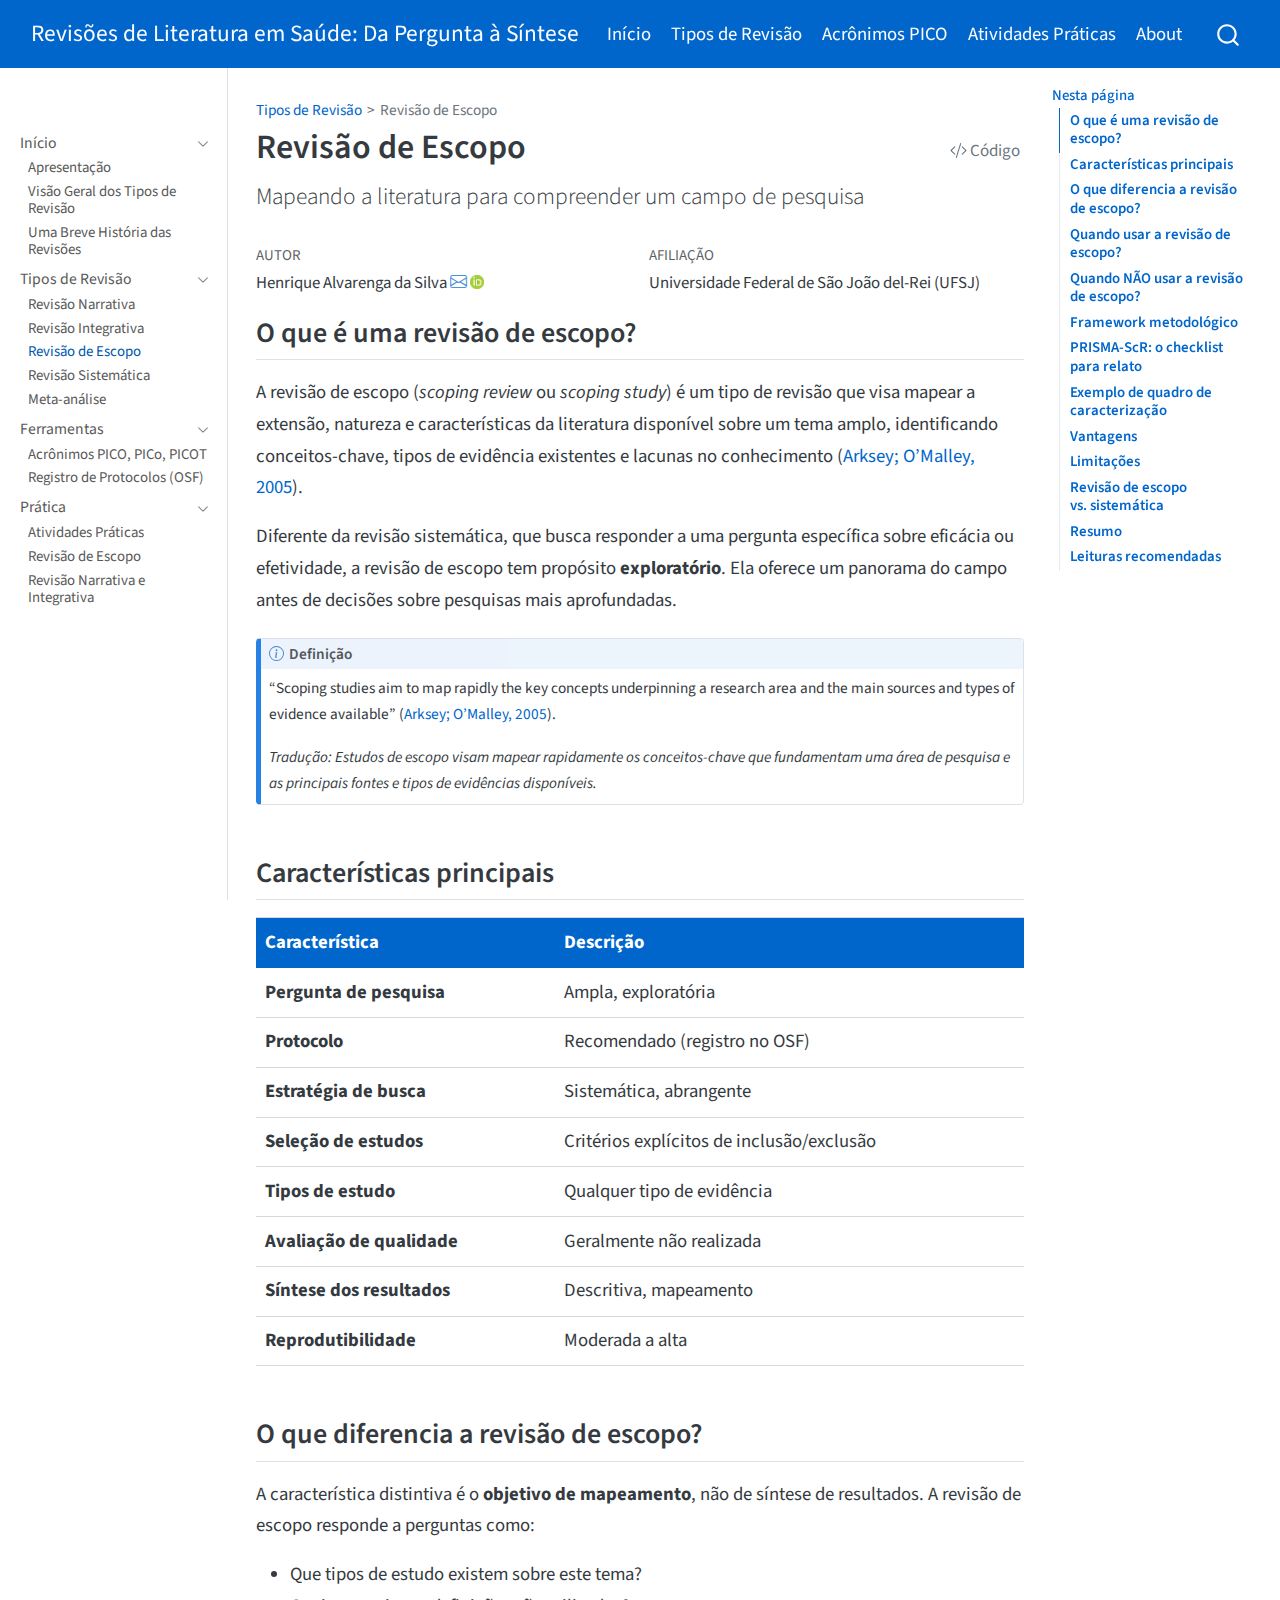
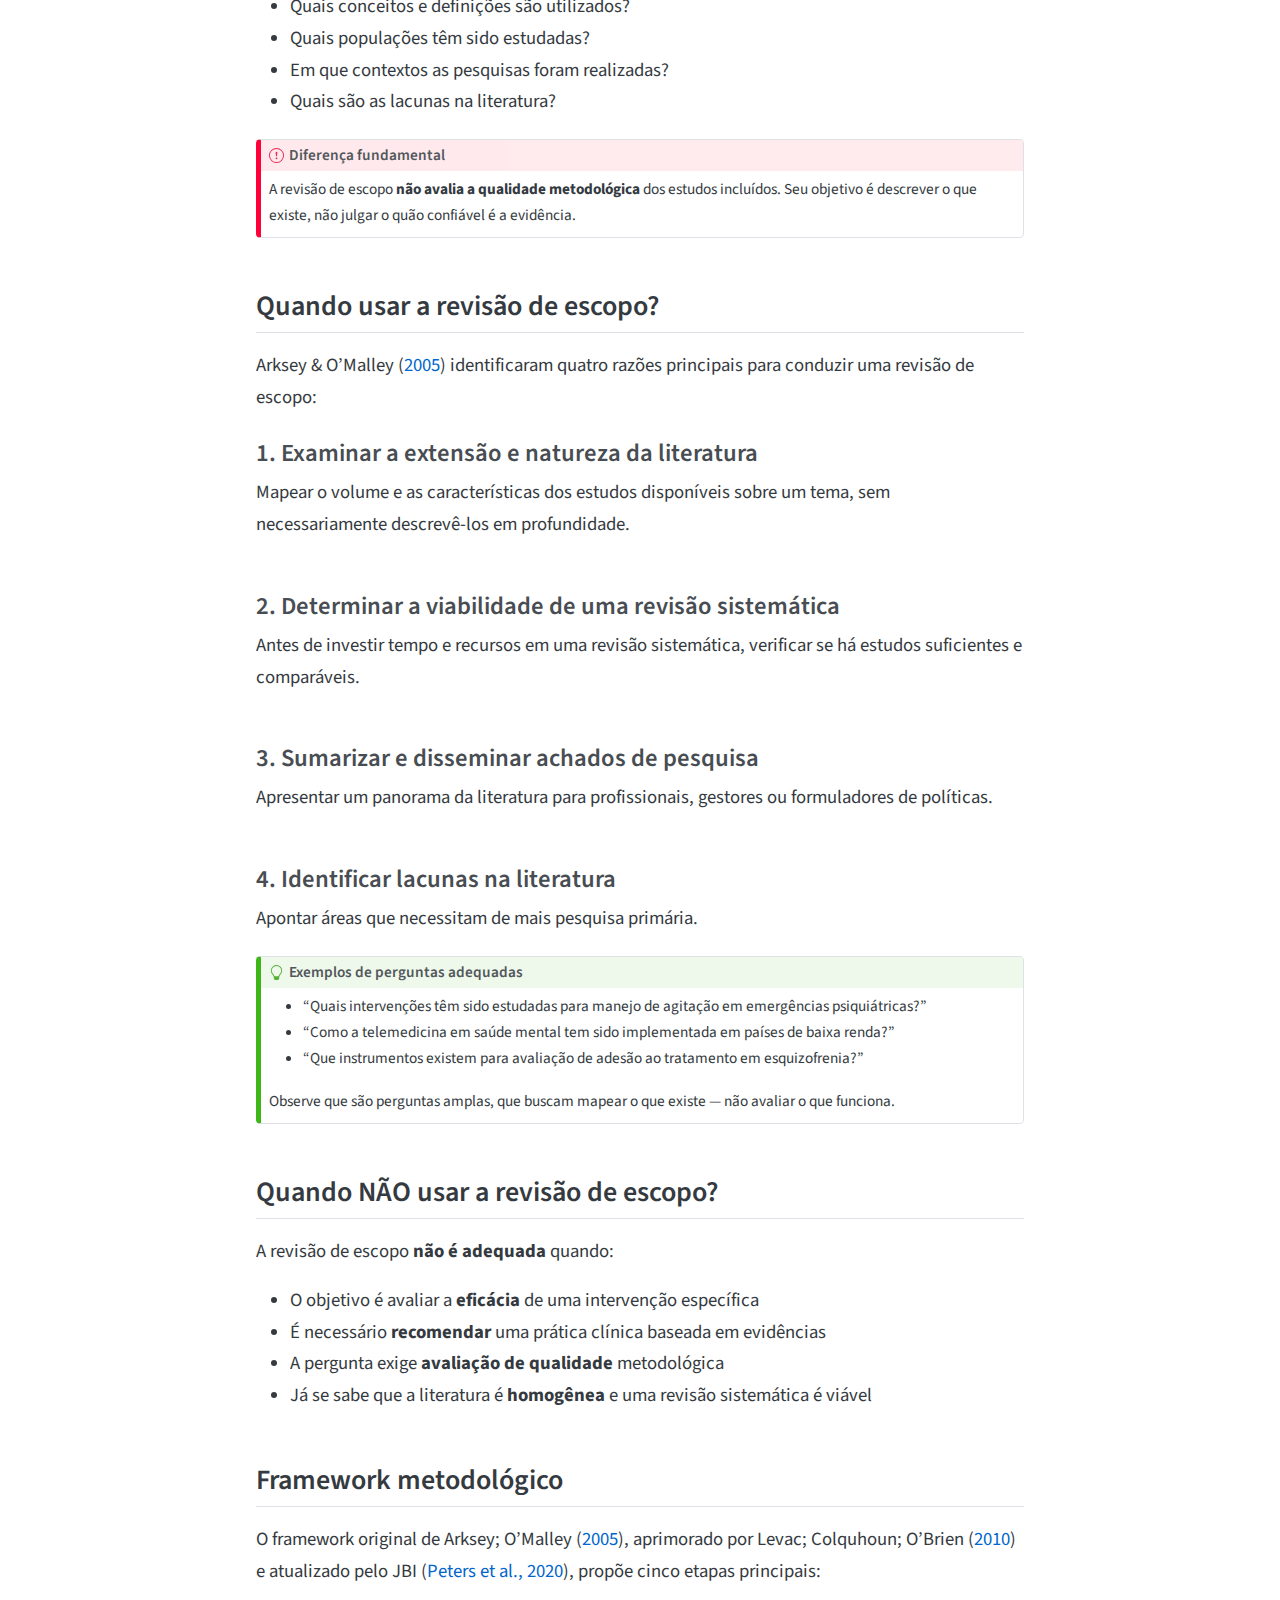
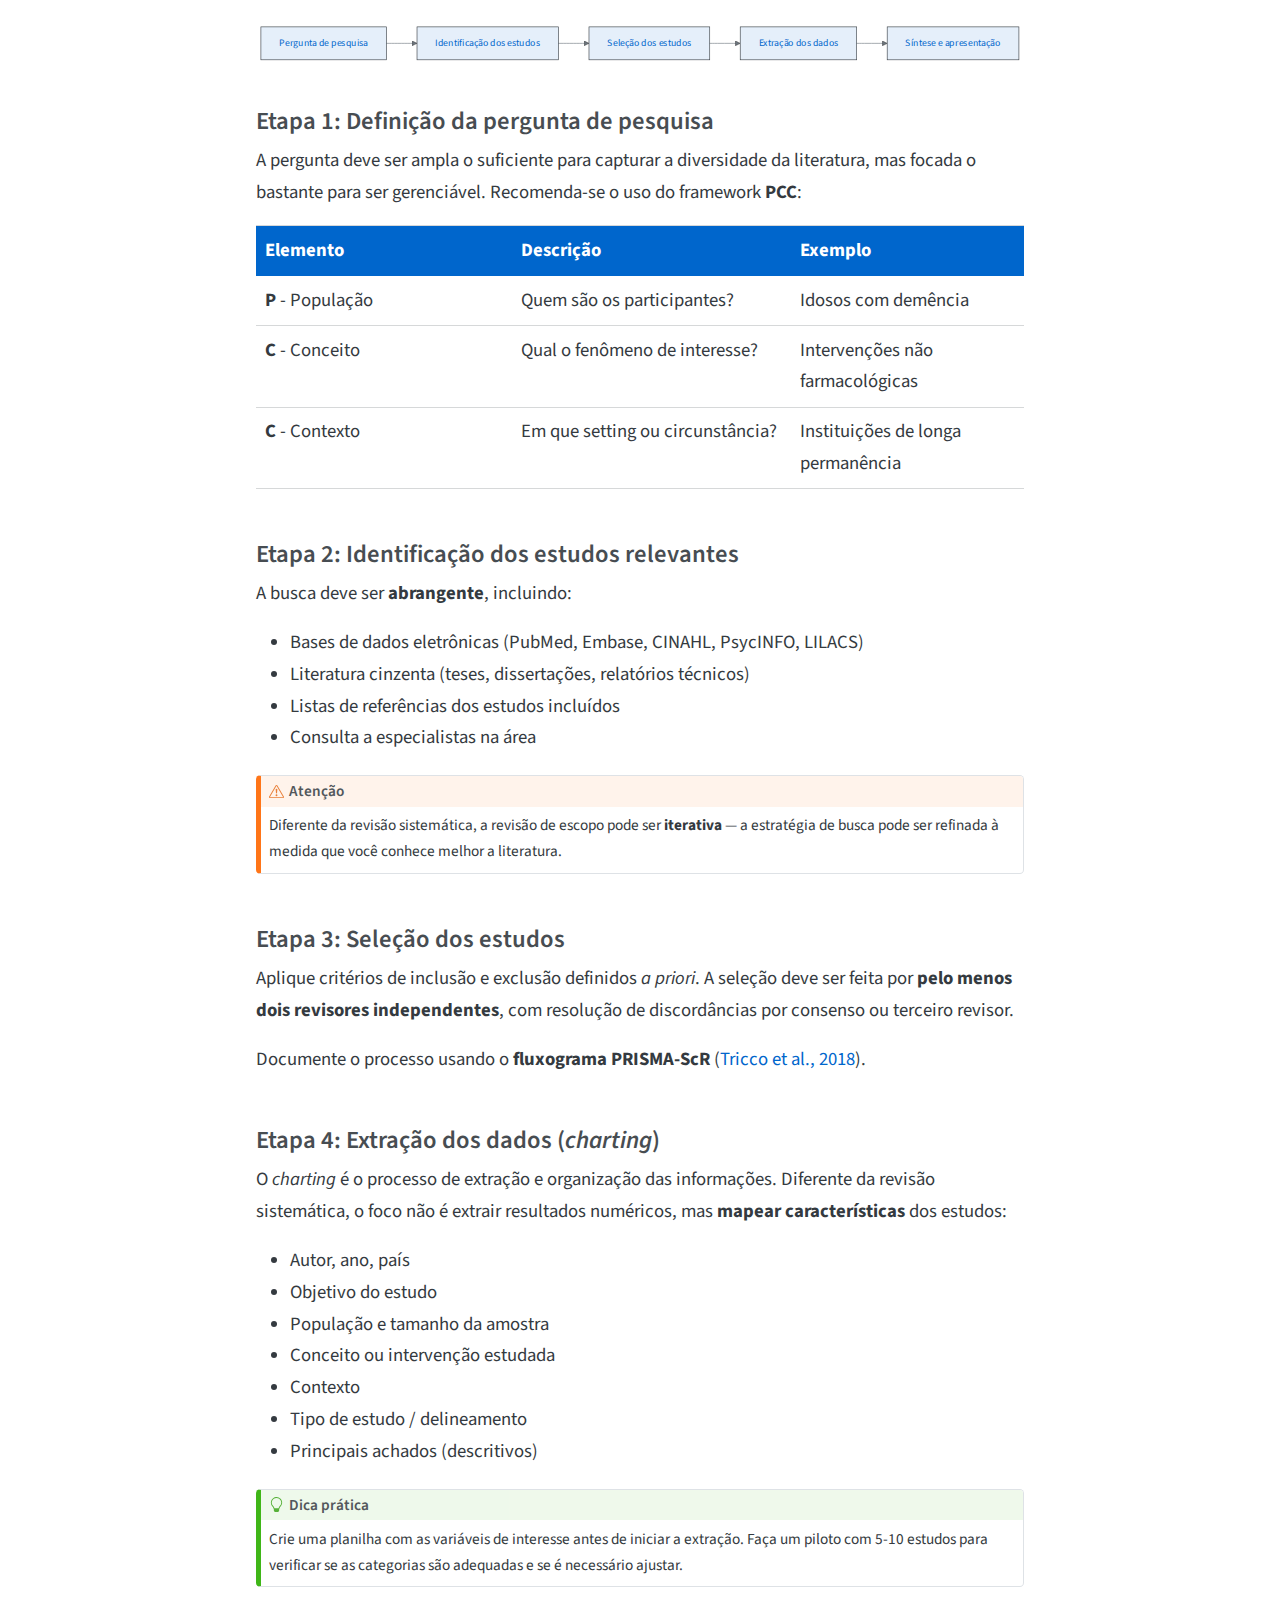
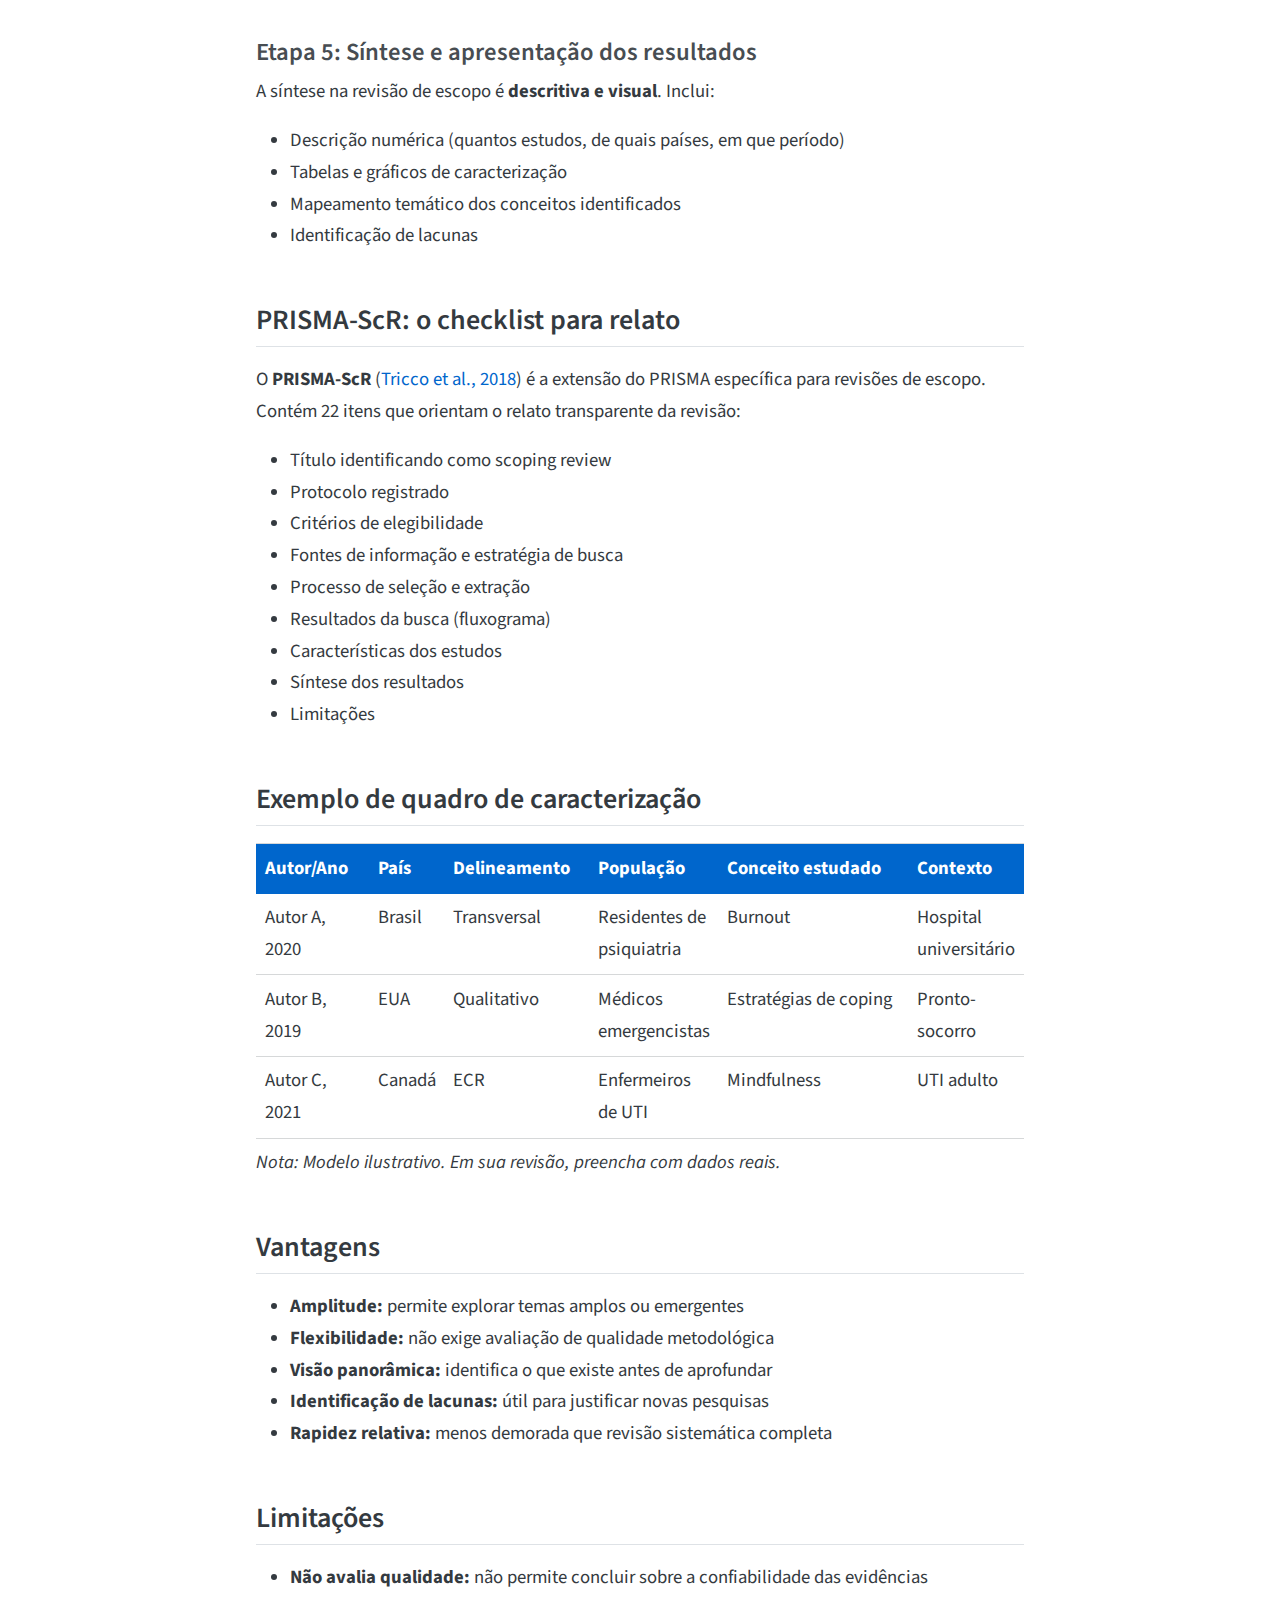
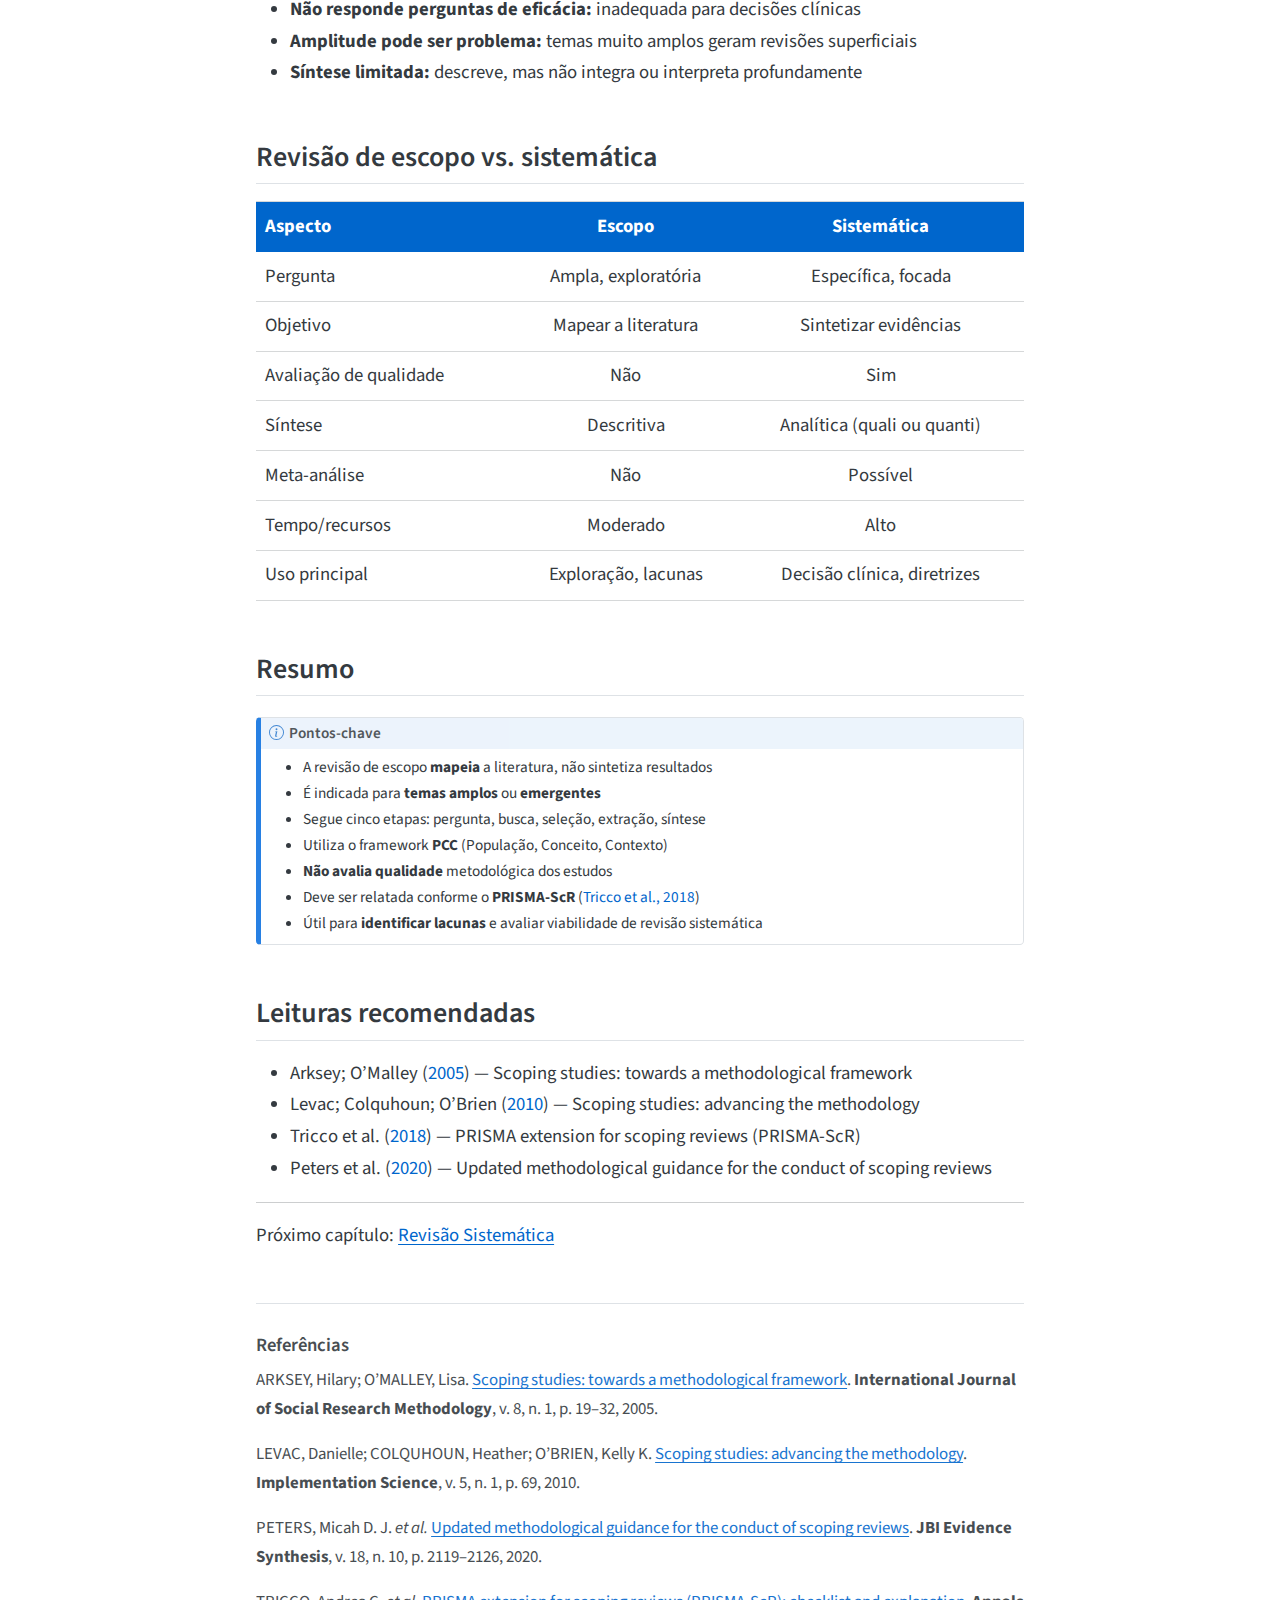
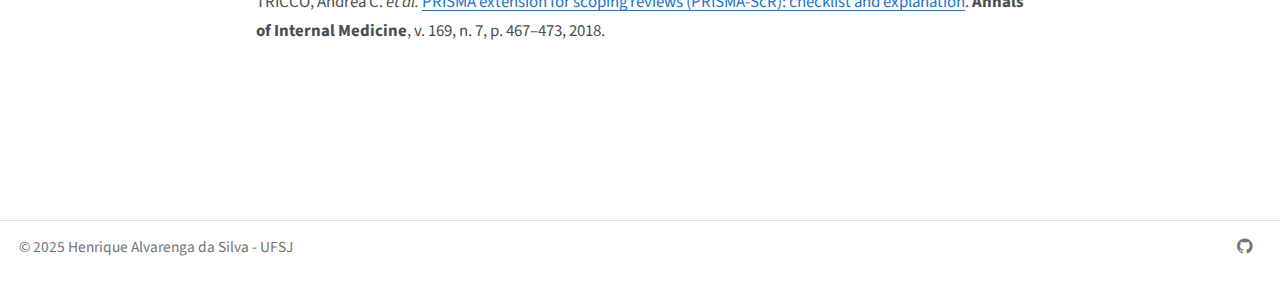
<file: docs/04-revisao-escopo.html>
<!DOCTYPE html>
<html xmlns="http://www.w3.org/1999/xhtml" lang="pt-BR" xml:lang="pt-BR"><head>

<meta charset="utf-8">
<meta name="generator" content="quarto-1.8.26">

<meta name="viewport" content="width=device-width, initial-scale=1.0, user-scalable=yes">

<meta name="author" content="Henrique Alvarenga da Silva">

<title>Revisão de Escopo – Revisões de Literatura em Saúde: Da Pergunta à Síntese</title>
<style>
code{white-space: pre-wrap;}
span.smallcaps{font-variant: small-caps;}
div.columns{display: flex; gap: min(4vw, 1.5em);}
div.column{flex: auto; overflow-x: auto;}
div.hanging-indent{margin-left: 1.5em; text-indent: -1.5em;}
ul.task-list{list-style: none;}
ul.task-list li input[type="checkbox"] {
  width: 0.8em;
  margin: 0 0.8em 0.2em -1em; /* quarto-specific, see https://github.com/quarto-dev/quarto-cli/issues/4556 */ 
  vertical-align: middle;
}
/* CSS for syntax highlighting */
html { -webkit-text-size-adjust: 100%; }
pre > code.sourceCode { white-space: pre; position: relative; }
pre > code.sourceCode > span { display: inline-block; line-height: 1.25; }
pre > code.sourceCode > span:empty { height: 1.2em; }
.sourceCode { overflow: visible; }
code.sourceCode > span { color: inherit; text-decoration: inherit; }
div.sourceCode { margin: 1em 0; }
pre.sourceCode { margin: 0; }
@media screen {
div.sourceCode { overflow: auto; }
}
@media print {
pre > code.sourceCode { white-space: pre-wrap; }
pre > code.sourceCode > span { text-indent: -5em; padding-left: 5em; }
}
pre.numberSource code
  { counter-reset: source-line 0; }
pre.numberSource code > span
  { position: relative; left: -4em; counter-increment: source-line; }
pre.numberSource code > span > a:first-child::before
  { content: counter(source-line);
    position: relative; left: -1em; text-align: right; vertical-align: baseline;
    border: none; display: inline-block;
    -webkit-touch-callout: none; -webkit-user-select: none;
    -khtml-user-select: none; -moz-user-select: none;
    -ms-user-select: none; user-select: none;
    padding: 0 4px; width: 4em;
  }
pre.numberSource { margin-left: 3em;  padding-left: 4px; }
div.sourceCode
  {   }
@media screen {
pre > code.sourceCode > span > a:first-child::before { text-decoration: underline; }
}
/* CSS for citations */
div.csl-bib-body { }
div.csl-entry {
  clear: both;
  margin-bottom: 1em;
}
.hanging-indent div.csl-entry {
  margin-left:2em;
  text-indent:-2em;
}
div.csl-left-margin {
  min-width:2em;
  float:left;
}
div.csl-right-inline {
  margin-left:2em;
  padding-left:1em;
}
div.csl-indent {
  margin-left: 2em;
}</style>


<script src="site_libs/quarto-nav/quarto-nav.js"></script>
<script src="site_libs/quarto-nav/headroom.min.js"></script>
<script src="site_libs/clipboard/clipboard.min.js"></script>
<script src="site_libs/quarto-search/autocomplete.umd.js"></script>
<script src="site_libs/quarto-search/fuse.min.js"></script>
<script src="site_libs/quarto-search/quarto-search.js"></script>
<meta name="quarto:offset" content="./">
<link href="./favicon.ico" rel="icon">
<script src="site_libs/quarto-html/quarto.js" type="module"></script>
<script src="site_libs/quarto-html/tabsets/tabsets.js" type="module"></script>
<script src="site_libs/quarto-html/axe/axe-check.js" type="module"></script>
<script src="site_libs/quarto-html/popper.min.js"></script>
<script src="site_libs/quarto-html/tippy.umd.min.js"></script>
<script src="site_libs/quarto-html/anchor.min.js"></script>
<link href="site_libs/quarto-html/tippy.css" rel="stylesheet">
<link href="site_libs/quarto-html/quarto-syntax-highlighting-587c61ba64f3a5504c4d52d930310e48.css" rel="stylesheet" id="quarto-text-highlighting-styles">
<script src="site_libs/bootstrap/bootstrap.min.js"></script>
<link href="site_libs/bootstrap/bootstrap-icons.css" rel="stylesheet">
<link href="site_libs/bootstrap/bootstrap-56346452e88ae1a5de58ede422006661.min.css" rel="stylesheet" append-hash="true" id="quarto-bootstrap" data-mode="light">
<script id="quarto-search-options" type="application/json">{
  "location": "navbar",
  "copy-button": false,
  "collapse-after": 3,
  "panel-placement": "end",
  "type": "overlay",
  "limit": 50,
  "keyboard-shortcut": [
    "f",
    "/",
    "s"
  ],
  "show-item-context": false,
  "language": {
    "search-no-results-text": "Nenhum resultado",
    "search-matching-documents-text": "documentos correspondentes",
    "search-copy-link-title": "Copiar link para a busca",
    "search-hide-matches-text": "Esconder correspondências adicionais",
    "search-more-match-text": "mais correspondência neste documento",
    "search-more-matches-text": "mais correspondências neste documento",
    "search-clear-button-title": "Limpar",
    "search-text-placeholder": "",
    "search-detached-cancel-button-title": "Cancelar",
    "search-submit-button-title": "Enviar",
    "search-label": "Procurar"
  }
}</script>
<style>html{ scroll-behavior: smooth; }</style>
<script src="site_libs/quarto-diagram/mermaid.min.js"></script>
<script src="site_libs/quarto-diagram/mermaid-init.js"></script>
<link href="site_libs/quarto-diagram/mermaid.css" rel="stylesheet">


<link rel="stylesheet" href="styles.css">
</head>

<body class="nav-sidebar docked nav-fixed quarto-light">

<div id="quarto-search-results"></div>
  <header id="quarto-header" class="headroom fixed-top">
    <nav class="navbar navbar-expand-lg " data-bs-theme="dark">
      <div class="navbar-container container-fluid">
      <div class="navbar-brand-container mx-auto">
    <a class="navbar-brand" href="./index.html">
    <span class="navbar-title">Revisões de Literatura em Saúde: Da Pergunta à Síntese</span>
    </a>
  </div>
            <div id="quarto-search" class="" title="Procurar"></div>
          <button class="navbar-toggler" type="button" data-bs-toggle="collapse" data-bs-target="#navbarCollapse" aria-controls="navbarCollapse" role="menu" aria-expanded="false" aria-label="Alternar de navegação" onclick="if (window.quartoToggleHeadroom) { window.quartoToggleHeadroom(); }">
  <span class="navbar-toggler-icon"></span>
</button>
          <div class="collapse navbar-collapse" id="navbarCollapse">
            <ul class="navbar-nav navbar-nav-scroll me-auto">
  <li class="nav-item">
    <a class="nav-link active" href="./index.html" aria-current="page"> 
<span class="menu-text">Início</span></a>
  </li>  
  <li class="nav-item">
    <a class="nav-link" href="./01-introducao.html"> 
<span class="menu-text">Tipos de Revisão</span></a>
  </li>  
  <li class="nav-item">
    <a class="nav-link" href="./07-acronimos-pico.html"> 
<span class="menu-text">Acrônimos PICO</span></a>
  </li>  
  <li class="nav-item">
    <a class="nav-link" href="./09-pratica-0.html"> 
<span class="menu-text">Atividades Práticas</span></a>
  </li>  
  <li class="nav-item">
    <a class="nav-link" href="./About.html"> 
<span class="menu-text">About</span></a>
  </li>  
</ul>
          </div> <!-- /navcollapse -->
            <div class="quarto-navbar-tools">
</div>
      </div> <!-- /container-fluid -->
    </nav>
  <nav class="quarto-secondary-nav">
    <div class="container-fluid d-flex">
      <button type="button" class="quarto-btn-toggle btn" data-bs-toggle="collapse" role="button" data-bs-target=".quarto-sidebar-collapse-item" aria-controls="quarto-sidebar" aria-expanded="false" aria-label="Alternar barra lateral" onclick="if (window.quartoToggleHeadroom) { window.quartoToggleHeadroom(); }">
        <i class="bi bi-layout-text-sidebar-reverse"></i>
      </button>
        <nav class="quarto-page-breadcrumbs" aria-label="breadcrumb"><ol class="breadcrumb"><li class="breadcrumb-item"><a href="./02-revisao-narrativa.html">Tipos de Revisão</a></li><li class="breadcrumb-item"><a href="./04-revisao-escopo.html">Revisão de Escopo</a></li></ol></nav>
        <a class="flex-grow-1" role="navigation" data-bs-toggle="collapse" data-bs-target=".quarto-sidebar-collapse-item" aria-controls="quarto-sidebar" aria-expanded="false" aria-label="Alternar barra lateral" onclick="if (window.quartoToggleHeadroom) { window.quartoToggleHeadroom(); }">      
        </a>
      <button type="button" class="btn quarto-search-button" aria-label="Procurar" onclick="window.quartoOpenSearch();">
        <i class="bi bi-search"></i>
      </button>
    </div>
  </nav>
</header>
<!-- content -->
<div id="quarto-content" class="quarto-container page-columns page-rows-contents page-layout-article page-navbar">
<!-- sidebar -->
  <nav id="quarto-sidebar" class="sidebar collapse collapse-horizontal quarto-sidebar-collapse-item sidebar-navigation docked overflow-auto">
        <div class="mt-2 flex-shrink-0 align-items-center">
        <div class="sidebar-search">
        <div id="quarto-search" class="" title="Procurar"></div>
        </div>
        </div>
    <div class="sidebar-menu-container"> 
    <ul class="list-unstyled mt-1">
        <li class="sidebar-item sidebar-item-section">
      <div class="sidebar-item-container"> 
            <a class="sidebar-item-text sidebar-link text-start" data-bs-toggle="collapse" data-bs-target="#quarto-sidebar-section-1" role="navigation" aria-expanded="true">
 <span class="menu-text">Início</span></a>
          <a class="sidebar-item-toggle text-start" data-bs-toggle="collapse" data-bs-target="#quarto-sidebar-section-1" role="navigation" aria-expanded="true" aria-label="Alternar seção">
            <i class="bi bi-chevron-right ms-2"></i>
          </a> 
      </div>
      <ul id="quarto-sidebar-section-1" class="collapse list-unstyled sidebar-section depth1 show">  
          <li class="sidebar-item">
  <div class="sidebar-item-container"> 
  <a href="./index.html" class="sidebar-item-text sidebar-link">
 <span class="menu-text">Apresentação</span></a>
  </div>
</li>
          <li class="sidebar-item">
  <div class="sidebar-item-container"> 
  <a href="./01-introducao.html" class="sidebar-item-text sidebar-link">
 <span class="menu-text">Visão Geral dos Tipos de Revisão</span></a>
  </div>
</li>
          <li class="sidebar-item">
  <div class="sidebar-item-container"> 
  <a href="./01.1-historia.html" class="sidebar-item-text sidebar-link">
 <span class="menu-text">Uma Breve História das Revisões</span></a>
  </div>
</li>
      </ul>
  </li>
        <li class="sidebar-item sidebar-item-section">
      <div class="sidebar-item-container"> 
            <a class="sidebar-item-text sidebar-link text-start" data-bs-toggle="collapse" data-bs-target="#quarto-sidebar-section-2" role="navigation" aria-expanded="true">
 <span class="menu-text">Tipos de Revisão</span></a>
          <a class="sidebar-item-toggle text-start" data-bs-toggle="collapse" data-bs-target="#quarto-sidebar-section-2" role="navigation" aria-expanded="true" aria-label="Alternar seção">
            <i class="bi bi-chevron-right ms-2"></i>
          </a> 
      </div>
      <ul id="quarto-sidebar-section-2" class="collapse list-unstyled sidebar-section depth1 show">  
          <li class="sidebar-item">
  <div class="sidebar-item-container"> 
  <a href="./02-revisao-narrativa.html" class="sidebar-item-text sidebar-link">
 <span class="menu-text">Revisão Narrativa</span></a>
  </div>
</li>
          <li class="sidebar-item">
  <div class="sidebar-item-container"> 
  <a href="./03-revisao-integrativa.html" class="sidebar-item-text sidebar-link">
 <span class="menu-text">Revisão Integrativa</span></a>
  </div>
</li>
          <li class="sidebar-item">
  <div class="sidebar-item-container"> 
  <a href="./04-revisao-escopo.html" class="sidebar-item-text sidebar-link active">
 <span class="menu-text">Revisão de Escopo</span></a>
  </div>
</li>
          <li class="sidebar-item">
  <div class="sidebar-item-container"> 
  <a href="./05-revisao-sistematica.html" class="sidebar-item-text sidebar-link">
 <span class="menu-text">Revisão Sistemática</span></a>
  </div>
</li>
          <li class="sidebar-item">
  <div class="sidebar-item-container"> 
  <a href="./06-metanalise.html" class="sidebar-item-text sidebar-link">
 <span class="menu-text">Meta-análise</span></a>
  </div>
</li>
      </ul>
  </li>
        <li class="sidebar-item sidebar-item-section">
      <div class="sidebar-item-container"> 
            <a class="sidebar-item-text sidebar-link text-start" data-bs-toggle="collapse" data-bs-target="#quarto-sidebar-section-3" role="navigation" aria-expanded="true">
 <span class="menu-text">Ferramentas</span></a>
          <a class="sidebar-item-toggle text-start" data-bs-toggle="collapse" data-bs-target="#quarto-sidebar-section-3" role="navigation" aria-expanded="true" aria-label="Alternar seção">
            <i class="bi bi-chevron-right ms-2"></i>
          </a> 
      </div>
      <ul id="quarto-sidebar-section-3" class="collapse list-unstyled sidebar-section depth1 show">  
          <li class="sidebar-item">
  <div class="sidebar-item-container"> 
  <a href="./07-acronimos-pico.html" class="sidebar-item-text sidebar-link">
 <span class="menu-text">Acrônimos PICO, PICo, PICOT</span></a>
  </div>
</li>
          <li class="sidebar-item">
  <div class="sidebar-item-container"> 
  <a href="./08-registro-osf.html" class="sidebar-item-text sidebar-link">
 <span class="menu-text">Registro de Protocolos (OSF)</span></a>
  </div>
</li>
      </ul>
  </li>
        <li class="sidebar-item sidebar-item-section">
      <div class="sidebar-item-container"> 
            <a class="sidebar-item-text sidebar-link text-start" data-bs-toggle="collapse" data-bs-target="#quarto-sidebar-section-4" role="navigation" aria-expanded="true">
 <span class="menu-text">Prática</span></a>
          <a class="sidebar-item-toggle text-start" data-bs-toggle="collapse" data-bs-target="#quarto-sidebar-section-4" role="navigation" aria-expanded="true" aria-label="Alternar seção">
            <i class="bi bi-chevron-right ms-2"></i>
          </a> 
      </div>
      <ul id="quarto-sidebar-section-4" class="collapse list-unstyled sidebar-section depth1 show">  
          <li class="sidebar-item">
  <div class="sidebar-item-container"> 
  <a href="./09-pratica-0.html" class="sidebar-item-text sidebar-link">
 <span class="menu-text">Atividades Práticas</span></a>
  </div>
</li>
          <li class="sidebar-item">
  <div class="sidebar-item-container"> 
  <a href="./09-pratica-1.html" class="sidebar-item-text sidebar-link">
 <span class="menu-text">Revisão de Escopo</span></a>
  </div>
</li>
          <li class="sidebar-item">
  <div class="sidebar-item-container"> 
  <a href="./09-pratica-2.html" class="sidebar-item-text sidebar-link">
 <span class="menu-text">Revisão Narrativa e Integrativa</span></a>
  </div>
</li>
      </ul>
  </li>
    </ul>
    </div>
</nav>
<div id="quarto-sidebar-glass" class="quarto-sidebar-collapse-item" data-bs-toggle="collapse" data-bs-target=".quarto-sidebar-collapse-item"></div>
<!-- margin-sidebar -->
    <div id="quarto-margin-sidebar" class="sidebar margin-sidebar">
        <nav id="TOC" role="doc-toc" class="toc-active">
    <h2 id="toc-title">Nesta página</h2>
   
  <ul>
  <li><a href="#o-que-é-uma-revisão-de-escopo" id="toc-o-que-é-uma-revisão-de-escopo" class="nav-link active" data-scroll-target="#o-que-é-uma-revisão-de-escopo">O que é uma revisão de escopo?</a></li>
  <li><a href="#características-principais" id="toc-características-principais" class="nav-link" data-scroll-target="#características-principais">Características principais</a></li>
  <li><a href="#o-que-diferencia-a-revisão-de-escopo" id="toc-o-que-diferencia-a-revisão-de-escopo" class="nav-link" data-scroll-target="#o-que-diferencia-a-revisão-de-escopo">O que diferencia a revisão de escopo?</a></li>
  <li><a href="#quando-usar-a-revisão-de-escopo" id="toc-quando-usar-a-revisão-de-escopo" class="nav-link" data-scroll-target="#quando-usar-a-revisão-de-escopo">Quando usar a revisão de escopo?</a>
  <ul class="collapse">
  <li><a href="#examinar-a-extensão-e-natureza-da-literatura" id="toc-examinar-a-extensão-e-natureza-da-literatura" class="nav-link" data-scroll-target="#examinar-a-extensão-e-natureza-da-literatura">1. Examinar a extensão e natureza da literatura</a></li>
  <li><a href="#determinar-a-viabilidade-de-uma-revisão-sistemática" id="toc-determinar-a-viabilidade-de-uma-revisão-sistemática" class="nav-link" data-scroll-target="#determinar-a-viabilidade-de-uma-revisão-sistemática">2. Determinar a viabilidade de uma revisão sistemática</a></li>
  <li><a href="#sumarizar-e-disseminar-achados-de-pesquisa" id="toc-sumarizar-e-disseminar-achados-de-pesquisa" class="nav-link" data-scroll-target="#sumarizar-e-disseminar-achados-de-pesquisa">3. Sumarizar e disseminar achados de pesquisa</a></li>
  <li><a href="#identificar-lacunas-na-literatura" id="toc-identificar-lacunas-na-literatura" class="nav-link" data-scroll-target="#identificar-lacunas-na-literatura">4. Identificar lacunas na literatura</a></li>
  </ul></li>
  <li><a href="#quando-não-usar-a-revisão-de-escopo" id="toc-quando-não-usar-a-revisão-de-escopo" class="nav-link" data-scroll-target="#quando-não-usar-a-revisão-de-escopo">Quando NÃO usar a revisão de escopo?</a></li>
  <li><a href="#framework-metodológico" id="toc-framework-metodológico" class="nav-link" data-scroll-target="#framework-metodológico">Framework metodológico</a>
  <ul class="collapse">
  <li><a href="#etapa-1-definição-da-pergunta-de-pesquisa" id="toc-etapa-1-definição-da-pergunta-de-pesquisa" class="nav-link" data-scroll-target="#etapa-1-definição-da-pergunta-de-pesquisa">Etapa 1: Definição da pergunta de pesquisa</a></li>
  <li><a href="#etapa-2-identificação-dos-estudos-relevantes" id="toc-etapa-2-identificação-dos-estudos-relevantes" class="nav-link" data-scroll-target="#etapa-2-identificação-dos-estudos-relevantes">Etapa 2: Identificação dos estudos relevantes</a></li>
  <li><a href="#etapa-3-seleção-dos-estudos" id="toc-etapa-3-seleção-dos-estudos" class="nav-link" data-scroll-target="#etapa-3-seleção-dos-estudos">Etapa 3: Seleção dos estudos</a></li>
  <li><a href="#etapa-4-extração-dos-dados-charting" id="toc-etapa-4-extração-dos-dados-charting" class="nav-link" data-scroll-target="#etapa-4-extração-dos-dados-charting">Etapa 4: Extração dos dados (<em>charting</em>)</a></li>
  <li><a href="#etapa-5-síntese-e-apresentação-dos-resultados" id="toc-etapa-5-síntese-e-apresentação-dos-resultados" class="nav-link" data-scroll-target="#etapa-5-síntese-e-apresentação-dos-resultados">Etapa 5: Síntese e apresentação dos resultados</a></li>
  </ul></li>
  <li><a href="#prisma-scr-o-checklist-para-relato" id="toc-prisma-scr-o-checklist-para-relato" class="nav-link" data-scroll-target="#prisma-scr-o-checklist-para-relato">PRISMA-ScR: o checklist para relato</a></li>
  <li><a href="#exemplo-de-quadro-de-caracterização" id="toc-exemplo-de-quadro-de-caracterização" class="nav-link" data-scroll-target="#exemplo-de-quadro-de-caracterização">Exemplo de quadro de caracterização</a></li>
  <li><a href="#vantagens" id="toc-vantagens" class="nav-link" data-scroll-target="#vantagens">Vantagens</a></li>
  <li><a href="#limitações" id="toc-limitações" class="nav-link" data-scroll-target="#limitações">Limitações</a></li>
  <li><a href="#revisão-de-escopo-vs.-sistemática" id="toc-revisão-de-escopo-vs.-sistemática" class="nav-link" data-scroll-target="#revisão-de-escopo-vs.-sistemática">Revisão de escopo vs.&nbsp;sistemática</a></li>
  <li><a href="#resumo" id="toc-resumo" class="nav-link" data-scroll-target="#resumo">Resumo</a></li>
  <li><a href="#leituras-recomendadas" id="toc-leituras-recomendadas" class="nav-link" data-scroll-target="#leituras-recomendadas">Leituras recomendadas</a></li>
  </ul>
</nav>
    </div>
<!-- main -->
<main class="content" id="quarto-document-content">

<header id="title-block-header" class="quarto-title-block default"><nav class="quarto-page-breadcrumbs quarto-title-breadcrumbs d-none d-lg-block" aria-label="breadcrumb"><ol class="breadcrumb"><li class="breadcrumb-item"><a href="./02-revisao-narrativa.html">Tipos de Revisão</a></li><li class="breadcrumb-item"><a href="./04-revisao-escopo.html">Revisão de Escopo</a></li></ol></nav>
<div class="quarto-title">
<div class="quarto-title-block"><div><h1 class="title">Revisão de Escopo</h1><button type="button" class="btn code-tools-button" id="quarto-code-tools-source"><i class="bi"></i> Código</button></div></div>
<p class="subtitle lead">Mapeando a literatura para compreender um campo de pesquisa</p>
</div>


<div class="quarto-title-meta-author">
  <div class="quarto-title-meta-heading">Autor</div>
  <div class="quarto-title-meta-heading">Afiliação</div>
  
    <div class="quarto-title-meta-contents">
    <p class="author">Henrique Alvarenga da Silva <a href="mailto:henriquealvarenga@ufsj.edu.br" class="quarto-title-author-email"><i class="bi bi-envelope"></i></a> <a href="https://orcid.org/0000-0001-9799-5240" class="quarto-title-author-orcid"> <img src="[data-uri]"></a></p>
  </div>
  <div class="quarto-title-meta-contents">
        <p class="affiliation">
            Universidade Federal de São João del-Rei (UFSJ)
          </p>
      </div>
  </div>

<div class="quarto-title-meta">

      
  
    
  </div>
  


</header>


<section id="o-que-é-uma-revisão-de-escopo" class="level2">
<h2 class="anchored" data-anchor-id="o-que-é-uma-revisão-de-escopo">O que é uma revisão de escopo?</h2>
<p>A revisão de escopo (<em>scoping review</em> ou <em>scoping study</em>) é um tipo de revisão que visa mapear a extensão, natureza e características da literatura disponível sobre um tema amplo, identificando conceitos-chave, tipos de evidência existentes e lacunas no conhecimento <span class="citation" data-cites="arksey2005">(<a href="#ref-arksey2005" role="doc-biblioref">Arksey; O’Malley, 2005</a>)</span>.</p>
<p>Diferente da revisão sistemática, que busca responder a uma pergunta específica sobre eficácia ou efetividade, a revisão de escopo tem propósito <strong>exploratório</strong>. Ela oferece um panorama do campo antes de decisões sobre pesquisas mais aprofundadas.</p>
<div class="callout callout-style-default callout-note callout-titled">
<div class="callout-header d-flex align-content-center">
<div class="callout-icon-container">
<i class="callout-icon"></i>
</div>
<div class="callout-title-container flex-fill">
<span class="screen-reader-only">Nota</span>Definição
</div>
</div>
<div class="callout-body-container callout-body">
<p>“Scoping studies aim to map rapidly the key concepts underpinning a research area and the main sources and types of evidence available” <span class="citation" data-cites="arksey2005">(<a href="#ref-arksey2005" role="doc-biblioref">Arksey; O’Malley, 2005</a>)</span>.</p>
<p><em>Tradução: Estudos de escopo visam mapear rapidamente os conceitos-chave que fundamentam uma área de pesquisa e as principais fontes e tipos de evidências disponíveis.</em></p>
</div>
</div>
</section>
<section id="características-principais" class="level2">
<h2 class="anchored" data-anchor-id="características-principais">Características principais</h2>
<table class="caption-top table">
<thead>
<tr class="header">
<th>Característica</th>
<th>Descrição</th>
</tr>
</thead>
<tbody>
<tr class="odd">
<td><strong>Pergunta de pesquisa</strong></td>
<td>Ampla, exploratória</td>
</tr>
<tr class="even">
<td><strong>Protocolo</strong></td>
<td>Recomendado (registro no OSF)</td>
</tr>
<tr class="odd">
<td><strong>Estratégia de busca</strong></td>
<td>Sistemática, abrangente</td>
</tr>
<tr class="even">
<td><strong>Seleção de estudos</strong></td>
<td>Critérios explícitos de inclusão/exclusão</td>
</tr>
<tr class="odd">
<td><strong>Tipos de estudo</strong></td>
<td>Qualquer tipo de evidência</td>
</tr>
<tr class="even">
<td><strong>Avaliação de qualidade</strong></td>
<td>Geralmente não realizada</td>
</tr>
<tr class="odd">
<td><strong>Síntese dos resultados</strong></td>
<td>Descritiva, mapeamento</td>
</tr>
<tr class="even">
<td><strong>Reprodutibilidade</strong></td>
<td>Moderada a alta</td>
</tr>
</tbody>
</table>
</section>
<section id="o-que-diferencia-a-revisão-de-escopo" class="level2">
<h2 class="anchored" data-anchor-id="o-que-diferencia-a-revisão-de-escopo">O que diferencia a revisão de escopo?</h2>
<p>A característica distintiva é o <strong>objetivo de mapeamento</strong>, não de síntese de resultados. A revisão de escopo responde a perguntas como:</p>
<ul>
<li>Que tipos de estudo existem sobre este tema?</li>
<li>Quais conceitos e definições são utilizados?</li>
<li>Quais populações têm sido estudadas?</li>
<li>Em que contextos as pesquisas foram realizadas?</li>
<li>Quais são as lacunas na literatura?</li>
</ul>
<div class="callout callout-style-default callout-important callout-titled">
<div class="callout-header d-flex align-content-center">
<div class="callout-icon-container">
<i class="callout-icon"></i>
</div>
<div class="callout-title-container flex-fill">
<span class="screen-reader-only">Importante</span>Diferença fundamental
</div>
</div>
<div class="callout-body-container callout-body">
<p>A revisão de escopo <strong>não avalia a qualidade metodológica</strong> dos estudos incluídos. Seu objetivo é descrever o que existe, não julgar o quão confiável é a evidência.</p>
</div>
</div>
</section>
<section id="quando-usar-a-revisão-de-escopo" class="level2">
<h2 class="anchored" data-anchor-id="quando-usar-a-revisão-de-escopo">Quando usar a revisão de escopo?</h2>
<p>Arksey &amp; O’Malley <span class="citation" data-cites="arksey2005">(<a href="#ref-arksey2005" role="doc-biblioref">2005</a>)</span> identificaram quatro razões principais para conduzir uma revisão de escopo:</p>
<section id="examinar-a-extensão-e-natureza-da-literatura" class="level3">
<h3 class="anchored" data-anchor-id="examinar-a-extensão-e-natureza-da-literatura">1. Examinar a extensão e natureza da literatura</h3>
<p>Mapear o volume e as características dos estudos disponíveis sobre um tema, sem necessariamente descrevê-los em profundidade.</p>
</section>
<section id="determinar-a-viabilidade-de-uma-revisão-sistemática" class="level3">
<h3 class="anchored" data-anchor-id="determinar-a-viabilidade-de-uma-revisão-sistemática">2. Determinar a viabilidade de uma revisão sistemática</h3>
<p>Antes de investir tempo e recursos em uma revisão sistemática, verificar se há estudos suficientes e comparáveis.</p>
</section>
<section id="sumarizar-e-disseminar-achados-de-pesquisa" class="level3">
<h3 class="anchored" data-anchor-id="sumarizar-e-disseminar-achados-de-pesquisa">3. Sumarizar e disseminar achados de pesquisa</h3>
<p>Apresentar um panorama da literatura para profissionais, gestores ou formuladores de políticas.</p>
</section>
<section id="identificar-lacunas-na-literatura" class="level3">
<h3 class="anchored" data-anchor-id="identificar-lacunas-na-literatura">4. Identificar lacunas na literatura</h3>
<p>Apontar áreas que necessitam de mais pesquisa primária.</p>
<div class="callout callout-style-default callout-tip callout-titled">
<div class="callout-header d-flex align-content-center">
<div class="callout-icon-container">
<i class="callout-icon"></i>
</div>
<div class="callout-title-container flex-fill">
<span class="screen-reader-only">Dica</span>Exemplos de perguntas adequadas
</div>
</div>
<div class="callout-body-container callout-body">
<ul>
<li>“Quais intervenções têm sido estudadas para manejo de agitação em emergências psiquiátricas?”</li>
<li>“Como a telemedicina em saúde mental tem sido implementada em países de baixa renda?”</li>
<li>“Que instrumentos existem para avaliação de adesão ao tratamento em esquizofrenia?”</li>
</ul>
<p>Observe que são perguntas amplas, que buscam mapear o que existe — não avaliar o que funciona.</p>
</div>
</div>
</section>
</section>
<section id="quando-não-usar-a-revisão-de-escopo" class="level2">
<h2 class="anchored" data-anchor-id="quando-não-usar-a-revisão-de-escopo">Quando NÃO usar a revisão de escopo?</h2>
<p>A revisão de escopo <strong>não é adequada</strong> quando:</p>
<ul>
<li>O objetivo é avaliar a <strong>eficácia</strong> de uma intervenção específica</li>
<li>É necessário <strong>recomendar</strong> uma prática clínica baseada em evidências</li>
<li>A pergunta exige <strong>avaliação de qualidade</strong> metodológica</li>
<li>Já se sabe que a literatura é <strong>homogênea</strong> e uma revisão sistemática é viável</li>
</ul>
</section>
<section id="framework-metodológico" class="level2">
<h2 class="anchored" data-anchor-id="framework-metodológico">Framework metodológico</h2>
<p>O framework original de <span class="citation" data-cites="arksey2005">Arksey; O’Malley (<a href="#ref-arksey2005" role="doc-biblioref">2005</a>)</span>, aprimorado por <span class="citation" data-cites="levac2010">Levac; Colquhoun; O’Brien (<a href="#ref-levac2010" role="doc-biblioref">2010</a>)</span> e atualizado pelo JBI <span class="citation" data-cites="peters2020">(<a href="#ref-peters2020" role="doc-biblioref">Peters et al., 2020</a>)</span>, propõe cinco etapas principais:</p>
<div class="cell" data-layout-align="default">
<div class="cell-output-display">
<div>
<p></p><figure class="figure"><p></p>
<div>
<pre class="mermaid mermaid-js">flowchart LR
    A["Pergunta de pesquisa"] --&gt; B["Identificação dos estudos"]
    B --&gt; C["Seleção dos estudos"]
    C --&gt; D["Extração dos dados"]
    D --&gt; E["Síntese e apresentação"]
</pre>
</div>
<p></p></figure><p></p>
</div>
</div>
</div>
<section id="etapa-1-definição-da-pergunta-de-pesquisa" class="level3">
<h3 class="anchored" data-anchor-id="etapa-1-definição-da-pergunta-de-pesquisa">Etapa 1: Definição da pergunta de pesquisa</h3>
<p>A pergunta deve ser ampla o suficiente para capturar a diversidade da literatura, mas focada o bastante para ser gerenciável. Recomenda-se o uso do framework <strong>PCC</strong>:</p>
<table class="caption-top table">
<colgroup>
<col style="width: 33%">
<col style="width: 36%">
<col style="width: 30%">
</colgroup>
<thead>
<tr class="header">
<th>Elemento</th>
<th>Descrição</th>
<th>Exemplo</th>
</tr>
</thead>
<tbody>
<tr class="odd">
<td><strong>P</strong> - População</td>
<td>Quem são os participantes?</td>
<td>Idosos com demência</td>
</tr>
<tr class="even">
<td><strong>C</strong> - Conceito</td>
<td>Qual o fenômeno de interesse?</td>
<td>Intervenções não farmacológicas</td>
</tr>
<tr class="odd">
<td><strong>C</strong> - Contexto</td>
<td>Em que setting ou circunstância?</td>
<td>Instituições de longa permanência</td>
</tr>
</tbody>
</table>
</section>
<section id="etapa-2-identificação-dos-estudos-relevantes" class="level3">
<h3 class="anchored" data-anchor-id="etapa-2-identificação-dos-estudos-relevantes">Etapa 2: Identificação dos estudos relevantes</h3>
<p>A busca deve ser <strong>abrangente</strong>, incluindo:</p>
<ul>
<li>Bases de dados eletrônicas (PubMed, Embase, CINAHL, PsycINFO, LILACS)</li>
<li>Literatura cinzenta (teses, dissertações, relatórios técnicos)</li>
<li>Listas de referências dos estudos incluídos</li>
<li>Consulta a especialistas na área</li>
</ul>
<div class="callout callout-style-default callout-warning callout-titled">
<div class="callout-header d-flex align-content-center">
<div class="callout-icon-container">
<i class="callout-icon"></i>
</div>
<div class="callout-title-container flex-fill">
<span class="screen-reader-only">Aviso</span>Atenção
</div>
</div>
<div class="callout-body-container callout-body">
<p>Diferente da revisão sistemática, a revisão de escopo pode ser <strong>iterativa</strong> — a estratégia de busca pode ser refinada à medida que você conhece melhor a literatura.</p>
</div>
</div>
</section>
<section id="etapa-3-seleção-dos-estudos" class="level3">
<h3 class="anchored" data-anchor-id="etapa-3-seleção-dos-estudos">Etapa 3: Seleção dos estudos</h3>
<p>Aplique critérios de inclusão e exclusão definidos <em>a priori</em>. A seleção deve ser feita por <strong>pelo menos dois revisores independentes</strong>, com resolução de discordâncias por consenso ou terceiro revisor.</p>
<p>Documente o processo usando o <strong>fluxograma PRISMA-ScR</strong> <span class="citation" data-cites="tricco2018">(<a href="#ref-tricco2018" role="doc-biblioref">Tricco et al., 2018</a>)</span>.</p>
</section>
<section id="etapa-4-extração-dos-dados-charting" class="level3">
<h3 class="anchored" data-anchor-id="etapa-4-extração-dos-dados-charting">Etapa 4: Extração dos dados (<em>charting</em>)</h3>
<p>O <em>charting</em> é o processo de extração e organização das informações. Diferente da revisão sistemática, o foco não é extrair resultados numéricos, mas <strong>mapear características</strong> dos estudos:</p>
<ul>
<li>Autor, ano, país</li>
<li>Objetivo do estudo</li>
<li>População e tamanho da amostra</li>
<li>Conceito ou intervenção estudada</li>
<li>Contexto</li>
<li>Tipo de estudo / delineamento</li>
<li>Principais achados (descritivos)</li>
</ul>
<div class="callout callout-style-default callout-tip callout-titled">
<div class="callout-header d-flex align-content-center">
<div class="callout-icon-container">
<i class="callout-icon"></i>
</div>
<div class="callout-title-container flex-fill">
<span class="screen-reader-only">Dica</span>Dica prática
</div>
</div>
<div class="callout-body-container callout-body">
<p>Crie uma planilha com as variáveis de interesse antes de iniciar a extração. Faça um piloto com 5-10 estudos para verificar se as categorias são adequadas e se é necessário ajustar.</p>
</div>
</div>
</section>
<section id="etapa-5-síntese-e-apresentação-dos-resultados" class="level3">
<h3 class="anchored" data-anchor-id="etapa-5-síntese-e-apresentação-dos-resultados">Etapa 5: Síntese e apresentação dos resultados</h3>
<p>A síntese na revisão de escopo é <strong>descritiva e visual</strong>. Inclui:</p>
<ul>
<li>Descrição numérica (quantos estudos, de quais países, em que período)</li>
<li>Tabelas e gráficos de caracterização</li>
<li>Mapeamento temático dos conceitos identificados</li>
<li>Identificação de lacunas</li>
</ul>
</section>
</section>
<section id="prisma-scr-o-checklist-para-relato" class="level2">
<h2 class="anchored" data-anchor-id="prisma-scr-o-checklist-para-relato">PRISMA-ScR: o checklist para relato</h2>
<p>O <strong>PRISMA-ScR</strong> <span class="citation" data-cites="tricco2018">(<a href="#ref-tricco2018" role="doc-biblioref">Tricco et al., 2018</a>)</span> é a extensão do PRISMA específica para revisões de escopo. Contém 22 itens que orientam o relato transparente da revisão:</p>
<ul>
<li>Título identificando como scoping review</li>
<li>Protocolo registrado</li>
<li>Critérios de elegibilidade</li>
<li>Fontes de informação e estratégia de busca</li>
<li>Processo de seleção e extração</li>
<li>Resultados da busca (fluxograma)</li>
<li>Características dos estudos</li>
<li>Síntese dos resultados</li>
<li>Limitações</li>
</ul>
</section>
<section id="exemplo-de-quadro-de-caracterização" class="level2">
<h2 class="anchored" data-anchor-id="exemplo-de-quadro-de-caracterização">Exemplo de quadro de caracterização</h2>
<table class="caption-top table">
<colgroup>
<col style="width: 15%">
<col style="width: 8%">
<col style="width: 19%">
<col style="width: 15%">
<col style="width: 26%">
<col style="width: 14%">
</colgroup>
<thead>
<tr class="header">
<th>Autor/Ano</th>
<th>País</th>
<th>Delineamento</th>
<th>População</th>
<th>Conceito estudado</th>
<th>Contexto</th>
</tr>
</thead>
<tbody>
<tr class="odd">
<td>Autor A, 2020</td>
<td>Brasil</td>
<td>Transversal</td>
<td>Residentes de psiquiatria</td>
<td>Burnout</td>
<td>Hospital universitário</td>
</tr>
<tr class="even">
<td>Autor B, 2019</td>
<td>EUA</td>
<td>Qualitativo</td>
<td>Médicos emergencistas</td>
<td>Estratégias de coping</td>
<td>Pronto-socorro</td>
</tr>
<tr class="odd">
<td>Autor C, 2021</td>
<td>Canadá</td>
<td>ECR</td>
<td>Enfermeiros de UTI</td>
<td>Mindfulness</td>
<td>UTI adulto</td>
</tr>
</tbody>
</table>
<p><em>Nota: Modelo ilustrativo. Em sua revisão, preencha com dados reais.</em></p>
</section>
<section id="vantagens" class="level2">
<h2 class="anchored" data-anchor-id="vantagens">Vantagens</h2>
<ul>
<li><strong>Amplitude:</strong> permite explorar temas amplos ou emergentes</li>
<li><strong>Flexibilidade:</strong> não exige avaliação de qualidade metodológica</li>
<li><strong>Visão panorâmica:</strong> identifica o que existe antes de aprofundar</li>
<li><strong>Identificação de lacunas:</strong> útil para justificar novas pesquisas</li>
<li><strong>Rapidez relativa:</strong> menos demorada que revisão sistemática completa</li>
</ul>
</section>
<section id="limitações" class="level2">
<h2 class="anchored" data-anchor-id="limitações">Limitações</h2>
<ul>
<li><strong>Não avalia qualidade:</strong> não permite concluir sobre a confiabilidade das evidências</li>
<li><strong>Não responde perguntas de eficácia:</strong> inadequada para decisões clínicas</li>
<li><strong>Amplitude pode ser problema:</strong> temas muito amplos geram revisões superficiais</li>
<li><strong>Síntese limitada:</strong> descreve, mas não integra ou interpreta profundamente</li>
</ul>
</section>
<section id="revisão-de-escopo-vs.-sistemática" class="level2">
<h2 class="anchored" data-anchor-id="revisão-de-escopo-vs.-sistemática">Revisão de escopo vs.&nbsp;sistemática</h2>
<table class="caption-top table">
<thead>
<tr class="header">
<th>Aspecto</th>
<th style="text-align: center;">Escopo</th>
<th style="text-align: center;">Sistemática</th>
</tr>
</thead>
<tbody>
<tr class="odd">
<td>Pergunta</td>
<td style="text-align: center;">Ampla, exploratória</td>
<td style="text-align: center;">Específica, focada</td>
</tr>
<tr class="even">
<td>Objetivo</td>
<td style="text-align: center;">Mapear a literatura</td>
<td style="text-align: center;">Sintetizar evidências</td>
</tr>
<tr class="odd">
<td>Avaliação de qualidade</td>
<td style="text-align: center;">Não</td>
<td style="text-align: center;">Sim</td>
</tr>
<tr class="even">
<td>Síntese</td>
<td style="text-align: center;">Descritiva</td>
<td style="text-align: center;">Analítica (quali ou quanti)</td>
</tr>
<tr class="odd">
<td>Meta-análise</td>
<td style="text-align: center;">Não</td>
<td style="text-align: center;">Possível</td>
</tr>
<tr class="even">
<td>Tempo/recursos</td>
<td style="text-align: center;">Moderado</td>
<td style="text-align: center;">Alto</td>
</tr>
<tr class="odd">
<td>Uso principal</td>
<td style="text-align: center;">Exploração, lacunas</td>
<td style="text-align: center;">Decisão clínica, diretrizes</td>
</tr>
</tbody>
</table>
</section>
<section id="resumo" class="level2">
<h2 class="anchored" data-anchor-id="resumo">Resumo</h2>
<div class="callout callout-style-default callout-note callout-titled">
<div class="callout-header d-flex align-content-center">
<div class="callout-icon-container">
<i class="callout-icon"></i>
</div>
<div class="callout-title-container flex-fill">
<span class="screen-reader-only">Nota</span>Pontos-chave
</div>
</div>
<div class="callout-body-container callout-body">
<ul>
<li>A revisão de escopo <strong>mapeia</strong> a literatura, não sintetiza resultados</li>
<li>É indicada para <strong>temas amplos</strong> ou <strong>emergentes</strong></li>
<li>Segue cinco etapas: pergunta, busca, seleção, extração, síntese</li>
<li>Utiliza o framework <strong>PCC</strong> (População, Conceito, Contexto)</li>
<li><strong>Não avalia qualidade</strong> metodológica dos estudos</li>
<li>Deve ser relatada conforme o <strong>PRISMA-ScR</strong> <span class="citation" data-cites="tricco2018">(<a href="#ref-tricco2018" role="doc-biblioref">Tricco et al., 2018</a>)</span></li>
<li>Útil para <strong>identificar lacunas</strong> e avaliar viabilidade de revisão sistemática</li>
</ul>
</div>
</div>
</section>
<section id="leituras-recomendadas" class="level2">
<h2 class="anchored" data-anchor-id="leituras-recomendadas">Leituras recomendadas</h2>
<ul>
<li><span class="citation" data-cites="arksey2005">Arksey; O’Malley (<a href="#ref-arksey2005" role="doc-biblioref">2005</a>)</span> — Scoping studies: towards a methodological framework</li>
<li><span class="citation" data-cites="levac2010">Levac; Colquhoun; O’Brien (<a href="#ref-levac2010" role="doc-biblioref">2010</a>)</span> — Scoping studies: advancing the methodology</li>
<li><span class="citation" data-cites="tricco2018">Tricco et al. (<a href="#ref-tricco2018" role="doc-biblioref">2018</a>)</span> — PRISMA extension for scoping reviews (PRISMA-ScR)</li>
<li><span class="citation" data-cites="peters2020">Peters et al. (<a href="#ref-peters2020" role="doc-biblioref">2020</a>)</span> — Updated methodological guidance for the conduct of scoping reviews</li>
</ul>
<hr>
<p>Próximo capítulo: <strong><a href="./05-revisao-sistematica.html">Revisão Sistemática</a></strong></p>


<!-- -->


</section>

<div id="quarto-appendix" class="default"><section class="quarto-appendix-contents" role="doc-bibliography" id="quarto-bibliography"><h2 class="anchored quarto-appendix-heading">Referências</h2><div id="refs" class="references csl-bib-body" data-entry-spacing="1" role="list">
<div id="ref-arksey2005" class="csl-entry" role="listitem">
ARKSEY, Hilary; O’MALLEY, Lisa. <a href="https://doi.org/10.1080/1364557032000119616">Scoping studies: towards a methodological framework</a>. <strong>International Journal of Social Research Methodology</strong>, v. 8, n. 1, p. 19–32, 2005.
</div>
<div id="ref-levac2010" class="csl-entry" role="listitem">
LEVAC, Danielle; COLQUHOUN, Heather; O’BRIEN, Kelly K. <a href="https://doi.org/10.1186/1748-5908-5-69">Scoping studies: advancing the methodology</a>. <strong>Implementation Science</strong>, v. 5, n. 1, p. 69, 2010.
</div>
<div id="ref-peters2020" class="csl-entry" role="listitem">
PETERS, Micah D. J. <em>et al.</em> <a href="https://doi.org/10.11124/JBIES-20-00167">Updated methodological guidance for the conduct of scoping reviews</a>. <strong>JBI Evidence Synthesis</strong>, v. 18, n. 10, p. 2119–2126, 2020.
</div>
<div id="ref-tricco2018" class="csl-entry" role="listitem">
TRICCO, Andrea C. <em>et al.</em> <a href="https://doi.org/10.7326/M18-0850"><span>PRISMA</span> extension for scoping reviews (<span>PRISMA-ScR</span>): checklist and explanation</a>. <strong>Annals of Internal Medicine</strong>, v. 169, n. 7, p. 467–473, 2018.
</div>
</div></section></div></main> <!-- /main -->
<script id="quarto-html-after-body" type="application/javascript">
  window.document.addEventListener("DOMContentLoaded", function (event) {
    const icon = "";
    const anchorJS = new window.AnchorJS();
    anchorJS.options = {
      placement: 'right',
      icon: icon
    };
    anchorJS.add('.anchored');
    const isCodeAnnotation = (el) => {
      for (const clz of el.classList) {
        if (clz.startsWith('code-annotation-')) {                     
          return true;
        }
      }
      return false;
    }
    const onCopySuccess = function(e) {
      // button target
      const button = e.trigger;
      // don't keep focus
      button.blur();
      // flash "checked"
      button.classList.add('code-copy-button-checked');
      var currentTitle = button.getAttribute("title");
      button.setAttribute("title", "Copiada");
      let tooltip;
      if (window.bootstrap) {
        button.setAttribute("data-bs-toggle", "tooltip");
        button.setAttribute("data-bs-placement", "left");
        button.setAttribute("data-bs-title", "Copiada");
        tooltip = new bootstrap.Tooltip(button, 
          { trigger: "manual", 
            customClass: "code-copy-button-tooltip",
            offset: [0, -8]});
        tooltip.show();    
      }
      setTimeout(function() {
        if (tooltip) {
          tooltip.hide();
          button.removeAttribute("data-bs-title");
          button.removeAttribute("data-bs-toggle");
          button.removeAttribute("data-bs-placement");
        }
        button.setAttribute("title", currentTitle);
        button.classList.remove('code-copy-button-checked');
      }, 1000);
      // clear code selection
      e.clearSelection();
    }
    const getTextToCopy = function(trigger) {
      const outerScaffold = trigger.parentElement.cloneNode(true);
      const codeEl = outerScaffold.querySelector('code');
      for (const childEl of codeEl.children) {
        if (isCodeAnnotation(childEl)) {
          childEl.remove();
        }
      }
      return codeEl.innerText;
    }
    const clipboard = new window.ClipboardJS('.code-copy-button:not([data-in-quarto-modal])', {
      text: getTextToCopy
    });
    clipboard.on('success', onCopySuccess);
    if (window.document.getElementById('quarto-embedded-source-code-modal')) {
      const clipboardModal = new window.ClipboardJS('.code-copy-button[data-in-quarto-modal]', {
        text: getTextToCopy,
        container: window.document.getElementById('quarto-embedded-source-code-modal')
      });
      clipboardModal.on('success', onCopySuccess);
    }
    const viewSource = window.document.getElementById('quarto-view-source') ||
                       window.document.getElementById('quarto-code-tools-source');
    if (viewSource) {
      const sourceUrl = viewSource.getAttribute("data-quarto-source-url");
      viewSource.addEventListener("click", function(e) {
        if (sourceUrl) {
          // rstudio viewer pane
          if (/\bcapabilities=\b/.test(window.location)) {
            window.open(sourceUrl);
          } else {
            window.location.href = sourceUrl;
          }
        } else {
          const modal = new bootstrap.Modal(document.getElementById('quarto-embedded-source-code-modal'));
          modal.show();
        }
        return false;
      });
    }
    function toggleCodeHandler(show) {
      return function(e) {
        const detailsSrc = window.document.querySelectorAll(".cell > details > .sourceCode");
        for (let i=0; i<detailsSrc.length; i++) {
          const details = detailsSrc[i].parentElement;
          if (show) {
            details.open = true;
          } else {
            details.removeAttribute("open");
          }
        }
        const cellCodeDivs = window.document.querySelectorAll(".cell > .sourceCode");
        const fromCls = show ? "hidden" : "unhidden";
        const toCls = show ? "unhidden" : "hidden";
        for (let i=0; i<cellCodeDivs.length; i++) {
          const codeDiv = cellCodeDivs[i];
          if (codeDiv.classList.contains(fromCls)) {
            codeDiv.classList.remove(fromCls);
            codeDiv.classList.add(toCls);
          } 
        }
        return false;
      }
    }
    const hideAllCode = window.document.getElementById("quarto-hide-all-code");
    if (hideAllCode) {
      hideAllCode.addEventListener("click", toggleCodeHandler(false));
    }
    const showAllCode = window.document.getElementById("quarto-show-all-code");
    if (showAllCode) {
      showAllCode.addEventListener("click", toggleCodeHandler(true));
    }
      var localhostRegex = new RegExp(/^(?:http|https):\/\/localhost\:?[0-9]*\//);
      var mailtoRegex = new RegExp(/^mailto:/);
        var filterRegex = new RegExp("https:\/\/henriquealvarenga\.com");
      var isInternal = (href) => {
          return filterRegex.test(href) || localhostRegex.test(href) || mailtoRegex.test(href);
      }
      // Inspect non-navigation links and adorn them if external
     var links = window.document.querySelectorAll('a[href]:not(.nav-link):not(.navbar-brand):not(.toc-action):not(.sidebar-link):not(.sidebar-item-toggle):not(.pagination-link):not(.no-external):not([aria-hidden]):not(.dropdown-item):not(.quarto-navigation-tool):not(.about-link)');
      for (var i=0; i<links.length; i++) {
        const link = links[i];
        if (!isInternal(link.href)) {
          // undo the damage that might have been done by quarto-nav.js in the case of
          // links that we want to consider external
          if (link.dataset.originalHref !== undefined) {
            link.href = link.dataset.originalHref;
          }
            // target, if specified
            link.setAttribute("target", "_blank");
            if (link.getAttribute("rel") === null) {
              link.setAttribute("rel", "noopener");
            }
        }
      }
    function tippyHover(el, contentFn, onTriggerFn, onUntriggerFn) {
      const config = {
        allowHTML: true,
        maxWidth: 500,
        delay: 100,
        arrow: false,
        appendTo: function(el) {
            return el.parentElement;
        },
        interactive: true,
        interactiveBorder: 10,
        theme: 'quarto',
        placement: 'bottom-start',
      };
      if (contentFn) {
        config.content = contentFn;
      }
      if (onTriggerFn) {
        config.onTrigger = onTriggerFn;
      }
      if (onUntriggerFn) {
        config.onUntrigger = onUntriggerFn;
      }
      window.tippy(el, config); 
    }
    const noterefs = window.document.querySelectorAll('a[role="doc-noteref"]');
    for (var i=0; i<noterefs.length; i++) {
      const ref = noterefs[i];
      tippyHover(ref, function() {
        // use id or data attribute instead here
        let href = ref.getAttribute('data-footnote-href') || ref.getAttribute('href');
        try { href = new URL(href).hash; } catch {}
        const id = href.replace(/^#\/?/, "");
        const note = window.document.getElementById(id);
        if (note) {
          return note.innerHTML;
        } else {
          return "";
        }
      });
    }
    const xrefs = window.document.querySelectorAll('a.quarto-xref');
    const processXRef = (id, note) => {
      // Strip column container classes
      const stripColumnClz = (el) => {
        el.classList.remove("page-full", "page-columns");
        if (el.children) {
          for (const child of el.children) {
            stripColumnClz(child);
          }
        }
      }
      stripColumnClz(note)
      if (id === null || id.startsWith('sec-')) {
        // Special case sections, only their first couple elements
        const container = document.createElement("div");
        if (note.children && note.children.length > 2) {
          container.appendChild(note.children[0].cloneNode(true));
          for (let i = 1; i < note.children.length; i++) {
            const child = note.children[i];
            if (child.tagName === "P" && child.innerText === "") {
              continue;
            } else {
              container.appendChild(child.cloneNode(true));
              break;
            }
          }
          if (window.Quarto?.typesetMath) {
            window.Quarto.typesetMath(container);
          }
          return container.innerHTML
        } else {
          if (window.Quarto?.typesetMath) {
            window.Quarto.typesetMath(note);
          }
          return note.innerHTML;
        }
      } else {
        // Remove any anchor links if they are present
        const anchorLink = note.querySelector('a.anchorjs-link');
        if (anchorLink) {
          anchorLink.remove();
        }
        if (window.Quarto?.typesetMath) {
          window.Quarto.typesetMath(note);
        }
        if (note.classList.contains("callout")) {
          return note.outerHTML;
        } else {
          return note.innerHTML;
        }
      }
    }
    for (var i=0; i<xrefs.length; i++) {
      const xref = xrefs[i];
      tippyHover(xref, undefined, function(instance) {
        instance.disable();
        let url = xref.getAttribute('href');
        let hash = undefined; 
        if (url.startsWith('#')) {
          hash = url;
        } else {
          try { hash = new URL(url).hash; } catch {}
        }
        if (hash) {
          const id = hash.replace(/^#\/?/, "");
          const note = window.document.getElementById(id);
          if (note !== null) {
            try {
              const html = processXRef(id, note.cloneNode(true));
              instance.setContent(html);
            } finally {
              instance.enable();
              instance.show();
            }
          } else {
            // See if we can fetch this
            fetch(url.split('#')[0])
            .then(res => res.text())
            .then(html => {
              const parser = new DOMParser();
              const htmlDoc = parser.parseFromString(html, "text/html");
              const note = htmlDoc.getElementById(id);
              if (note !== null) {
                const html = processXRef(id, note);
                instance.setContent(html);
              } 
            }).finally(() => {
              instance.enable();
              instance.show();
            });
          }
        } else {
          // See if we can fetch a full url (with no hash to target)
          // This is a special case and we should probably do some content thinning / targeting
          fetch(url)
          .then(res => res.text())
          .then(html => {
            const parser = new DOMParser();
            const htmlDoc = parser.parseFromString(html, "text/html");
            const note = htmlDoc.querySelector('main.content');
            if (note !== null) {
              // This should only happen for chapter cross references
              // (since there is no id in the URL)
              // remove the first header
              if (note.children.length > 0 && note.children[0].tagName === "HEADER") {
                note.children[0].remove();
              }
              const html = processXRef(null, note);
              instance.setContent(html);
            } 
          }).finally(() => {
            instance.enable();
            instance.show();
          });
        }
      }, function(instance) {
      });
    }
        let selectedAnnoteEl;
        const selectorForAnnotation = ( cell, annotation) => {
          let cellAttr = 'data-code-cell="' + cell + '"';
          let lineAttr = 'data-code-annotation="' +  annotation + '"';
          const selector = 'span[' + cellAttr + '][' + lineAttr + ']';
          return selector;
        }
        const selectCodeLines = (annoteEl) => {
          const doc = window.document;
          const targetCell = annoteEl.getAttribute("data-target-cell");
          const targetAnnotation = annoteEl.getAttribute("data-target-annotation");
          const annoteSpan = window.document.querySelector(selectorForAnnotation(targetCell, targetAnnotation));
          const lines = annoteSpan.getAttribute("data-code-lines").split(",");
          const lineIds = lines.map((line) => {
            return targetCell + "-" + line;
          })
          let top = null;
          let height = null;
          let parent = null;
          if (lineIds.length > 0) {
              //compute the position of the single el (top and bottom and make a div)
              const el = window.document.getElementById(lineIds[0]);
              top = el.offsetTop;
              height = el.offsetHeight;
              parent = el.parentElement.parentElement;
            if (lineIds.length > 1) {
              const lastEl = window.document.getElementById(lineIds[lineIds.length - 1]);
              const bottom = lastEl.offsetTop + lastEl.offsetHeight;
              height = bottom - top;
            }
            if (top !== null && height !== null && parent !== null) {
              // cook up a div (if necessary) and position it 
              let div = window.document.getElementById("code-annotation-line-highlight");
              if (div === null) {
                div = window.document.createElement("div");
                div.setAttribute("id", "code-annotation-line-highlight");
                div.style.position = 'absolute';
                parent.appendChild(div);
              }
              div.style.top = top - 2 + "px";
              div.style.height = height + 4 + "px";
              div.style.left = 0;
              let gutterDiv = window.document.getElementById("code-annotation-line-highlight-gutter");
              if (gutterDiv === null) {
                gutterDiv = window.document.createElement("div");
                gutterDiv.setAttribute("id", "code-annotation-line-highlight-gutter");
                gutterDiv.style.position = 'absolute';
                const codeCell = window.document.getElementById(targetCell);
                const gutter = codeCell.querySelector('.code-annotation-gutter');
                gutter.appendChild(gutterDiv);
              }
              gutterDiv.style.top = top - 2 + "px";
              gutterDiv.style.height = height + 4 + "px";
            }
            selectedAnnoteEl = annoteEl;
          }
        };
        const unselectCodeLines = () => {
          const elementsIds = ["code-annotation-line-highlight", "code-annotation-line-highlight-gutter"];
          elementsIds.forEach((elId) => {
            const div = window.document.getElementById(elId);
            if (div) {
              div.remove();
            }
          });
          selectedAnnoteEl = undefined;
        };
          // Handle positioning of the toggle
      window.addEventListener(
        "resize",
        throttle(() => {
          elRect = undefined;
          if (selectedAnnoteEl) {
            selectCodeLines(selectedAnnoteEl);
          }
        }, 10)
      );
      function throttle(fn, ms) {
      let throttle = false;
      let timer;
        return (...args) => {
          if(!throttle) { // first call gets through
              fn.apply(this, args);
              throttle = true;
          } else { // all the others get throttled
              if(timer) clearTimeout(timer); // cancel #2
              timer = setTimeout(() => {
                fn.apply(this, args);
                timer = throttle = false;
              }, ms);
          }
        };
      }
        // Attach click handler to the DT
        const annoteDls = window.document.querySelectorAll('dt[data-target-cell]');
        for (const annoteDlNode of annoteDls) {
          annoteDlNode.addEventListener('click', (event) => {
            const clickedEl = event.target;
            if (clickedEl !== selectedAnnoteEl) {
              unselectCodeLines();
              const activeEl = window.document.querySelector('dt[data-target-cell].code-annotation-active');
              if (activeEl) {
                activeEl.classList.remove('code-annotation-active');
              }
              selectCodeLines(clickedEl);
              clickedEl.classList.add('code-annotation-active');
            } else {
              // Unselect the line
              unselectCodeLines();
              clickedEl.classList.remove('code-annotation-active');
            }
          });
        }
    const findCites = (el) => {
      const parentEl = el.parentElement;
      if (parentEl) {
        const cites = parentEl.dataset.cites;
        if (cites) {
          return {
            el,
            cites: cites.split(' ')
          };
        } else {
          return findCites(el.parentElement)
        }
      } else {
        return undefined;
      }
    };
    var bibliorefs = window.document.querySelectorAll('a[role="doc-biblioref"]');
    for (var i=0; i<bibliorefs.length; i++) {
      const ref = bibliorefs[i];
      const citeInfo = findCites(ref);
      if (citeInfo) {
        tippyHover(citeInfo.el, function() {
          var popup = window.document.createElement('div');
          citeInfo.cites.forEach(function(cite) {
            var citeDiv = window.document.createElement('div');
            citeDiv.classList.add('hanging-indent');
            citeDiv.classList.add('csl-entry');
            var biblioDiv = window.document.getElementById('ref-' + cite);
            if (biblioDiv) {
              citeDiv.innerHTML = biblioDiv.innerHTML;
            }
            popup.appendChild(citeDiv);
          });
          return popup.innerHTML;
        });
      }
    }
  });
  </script><div class="modal fade" id="quarto-embedded-source-code-modal" tabindex="-1" aria-labelledby="quarto-embedded-source-code-modal-label" aria-hidden="true"><div class="modal-dialog modal-dialog-scrollable"><div class="modal-content"><div class="modal-header"><h5 class="modal-title" id="quarto-embedded-source-code-modal-label">Código fonte</h5><button class="btn-close" data-bs-dismiss="modal"></button></div><div class="modal-body"><div class="">
<div class="code-copy-outer-scaffold"><div class="sourceCode" id="cb1" data-shortcodes="false"><pre class="sourceCode markdown code-with-copy"><code class="sourceCode markdown"><span id="cb1-1"><a href="#cb1-1" aria-hidden="true" tabindex="-1"></a><span class="co">---</span></span>
<span id="cb1-2"><a href="#cb1-2" aria-hidden="true" tabindex="-1"></a><span class="an">title:</span><span class="co"> "Revisão de Escopo"</span></span>
<span id="cb1-3"><a href="#cb1-3" aria-hidden="true" tabindex="-1"></a><span class="an">subtitle:</span><span class="co"> "Mapeando a literatura para compreender um campo de pesquisa"</span></span>
<span id="cb1-4"><a href="#cb1-4" aria-hidden="true" tabindex="-1"></a><span class="co">---</span></span>
<span id="cb1-5"><a href="#cb1-5" aria-hidden="true" tabindex="-1"></a></span>
<span id="cb1-6"><a href="#cb1-6" aria-hidden="true" tabindex="-1"></a><span class="fu">## O que é uma revisão de escopo?</span></span>
<span id="cb1-7"><a href="#cb1-7" aria-hidden="true" tabindex="-1"></a></span>
<span id="cb1-8"><a href="#cb1-8" aria-hidden="true" tabindex="-1"></a>A revisão de escopo (*scoping review* ou *scoping study*) é um tipo de revisão que visa mapear a extensão, natureza e características da literatura disponível sobre um tema amplo, identificando conceitos-chave, tipos de evidência existentes e lacunas no conhecimento <span class="co">[</span><span class="ot">@arksey2005</span><span class="co">]</span>.</span>
<span id="cb1-9"><a href="#cb1-9" aria-hidden="true" tabindex="-1"></a></span>
<span id="cb1-10"><a href="#cb1-10" aria-hidden="true" tabindex="-1"></a>Diferente da revisão sistemática, que busca responder a uma pergunta específica sobre eficácia ou efetividade, a revisão de escopo tem propósito **exploratório**. Ela oferece um panorama do campo antes de decisões sobre pesquisas mais aprofundadas.</span>
<span id="cb1-11"><a href="#cb1-11" aria-hidden="true" tabindex="-1"></a></span>
<span id="cb1-12"><a href="#cb1-12" aria-hidden="true" tabindex="-1"></a>::: {.callout-note}</span>
<span id="cb1-13"><a href="#cb1-13" aria-hidden="true" tabindex="-1"></a><span class="fu">## Definição</span></span>
<span id="cb1-14"><a href="#cb1-14" aria-hidden="true" tabindex="-1"></a>"Scoping studies aim to map rapidly the key concepts underpinning a research area and the main sources and types of evidence available" <span class="co">[</span><span class="ot">@arksey2005</span><span class="co">]</span>.</span>
<span id="cb1-15"><a href="#cb1-15" aria-hidden="true" tabindex="-1"></a></span>
<span id="cb1-16"><a href="#cb1-16" aria-hidden="true" tabindex="-1"></a>*Tradução: Estudos de escopo visam mapear rapidamente os conceitos-chave que fundamentam uma área de pesquisa e as principais fontes e tipos de evidências disponíveis.*</span>
<span id="cb1-17"><a href="#cb1-17" aria-hidden="true" tabindex="-1"></a>:::</span>
<span id="cb1-18"><a href="#cb1-18" aria-hidden="true" tabindex="-1"></a></span>
<span id="cb1-19"><a href="#cb1-19" aria-hidden="true" tabindex="-1"></a><span class="fu">## Características principais</span></span>
<span id="cb1-20"><a href="#cb1-20" aria-hidden="true" tabindex="-1"></a></span>
<span id="cb1-21"><a href="#cb1-21" aria-hidden="true" tabindex="-1"></a><span class="pp">|</span> Característica <span class="pp">|</span> Descrição <span class="pp">|</span></span>
<span id="cb1-22"><a href="#cb1-22" aria-hidden="true" tabindex="-1"></a><span class="pp">|----------------|-----------|</span></span>
<span id="cb1-23"><a href="#cb1-23" aria-hidden="true" tabindex="-1"></a><span class="pp">|</span> **Pergunta de pesquisa** <span class="pp">|</span> Ampla, exploratória <span class="pp">|</span></span>
<span id="cb1-24"><a href="#cb1-24" aria-hidden="true" tabindex="-1"></a><span class="pp">|</span> **Protocolo** <span class="pp">|</span> Recomendado (registro no OSF) <span class="pp">|</span></span>
<span id="cb1-25"><a href="#cb1-25" aria-hidden="true" tabindex="-1"></a><span class="pp">|</span> **Estratégia de busca** <span class="pp">|</span> Sistemática, abrangente <span class="pp">|</span></span>
<span id="cb1-26"><a href="#cb1-26" aria-hidden="true" tabindex="-1"></a><span class="pp">|</span> **Seleção de estudos** <span class="pp">|</span> Critérios explícitos de inclusão/exclusão <span class="pp">|</span></span>
<span id="cb1-27"><a href="#cb1-27" aria-hidden="true" tabindex="-1"></a><span class="pp">|</span> **Tipos de estudo** <span class="pp">|</span> Qualquer tipo de evidência <span class="pp">|</span></span>
<span id="cb1-28"><a href="#cb1-28" aria-hidden="true" tabindex="-1"></a><span class="pp">|</span> **Avaliação de qualidade** <span class="pp">|</span> Geralmente não realizada <span class="pp">|</span></span>
<span id="cb1-29"><a href="#cb1-29" aria-hidden="true" tabindex="-1"></a><span class="pp">|</span> **Síntese dos resultados** <span class="pp">|</span> Descritiva, mapeamento <span class="pp">|</span></span>
<span id="cb1-30"><a href="#cb1-30" aria-hidden="true" tabindex="-1"></a><span class="pp">|</span> **Reprodutibilidade** <span class="pp">|</span> Moderada a alta <span class="pp">|</span></span>
<span id="cb1-31"><a href="#cb1-31" aria-hidden="true" tabindex="-1"></a></span>
<span id="cb1-32"><a href="#cb1-32" aria-hidden="true" tabindex="-1"></a><span class="fu">## O que diferencia a revisão de escopo?</span></span>
<span id="cb1-33"><a href="#cb1-33" aria-hidden="true" tabindex="-1"></a></span>
<span id="cb1-34"><a href="#cb1-34" aria-hidden="true" tabindex="-1"></a>A característica distintiva é o **objetivo de mapeamento**, não de síntese de resultados. A revisão de escopo responde a perguntas como:</span>
<span id="cb1-35"><a href="#cb1-35" aria-hidden="true" tabindex="-1"></a></span>
<span id="cb1-36"><a href="#cb1-36" aria-hidden="true" tabindex="-1"></a><span class="ss">- </span>Que tipos de estudo existem sobre este tema?</span>
<span id="cb1-37"><a href="#cb1-37" aria-hidden="true" tabindex="-1"></a><span class="ss">- </span>Quais conceitos e definições são utilizados?</span>
<span id="cb1-38"><a href="#cb1-38" aria-hidden="true" tabindex="-1"></a><span class="ss">- </span>Quais populações têm sido estudadas?</span>
<span id="cb1-39"><a href="#cb1-39" aria-hidden="true" tabindex="-1"></a><span class="ss">- </span>Em que contextos as pesquisas foram realizadas?</span>
<span id="cb1-40"><a href="#cb1-40" aria-hidden="true" tabindex="-1"></a><span class="ss">- </span>Quais são as lacunas na literatura?</span>
<span id="cb1-41"><a href="#cb1-41" aria-hidden="true" tabindex="-1"></a></span>
<span id="cb1-42"><a href="#cb1-42" aria-hidden="true" tabindex="-1"></a>::: {.callout-important}</span>
<span id="cb1-43"><a href="#cb1-43" aria-hidden="true" tabindex="-1"></a><span class="fu">## Diferença fundamental</span></span>
<span id="cb1-44"><a href="#cb1-44" aria-hidden="true" tabindex="-1"></a>A revisão de escopo **não avalia a qualidade metodológica** dos estudos incluídos. Seu objetivo é descrever o que existe, não julgar o quão confiável é a evidência.</span>
<span id="cb1-45"><a href="#cb1-45" aria-hidden="true" tabindex="-1"></a>:::</span>
<span id="cb1-46"><a href="#cb1-46" aria-hidden="true" tabindex="-1"></a></span>
<span id="cb1-47"><a href="#cb1-47" aria-hidden="true" tabindex="-1"></a><span class="fu">## Quando usar a revisão de escopo?</span></span>
<span id="cb1-48"><a href="#cb1-48" aria-hidden="true" tabindex="-1"></a></span>
<span id="cb1-49"><a href="#cb1-49" aria-hidden="true" tabindex="-1"></a>Arksey &amp; O’Malley <span class="co">[</span><span class="ot">-@arksey2005</span><span class="co">]</span> identificaram quatro razões principais para conduzir uma revisão de escopo:</span>
<span id="cb1-50"><a href="#cb1-50" aria-hidden="true" tabindex="-1"></a></span>
<span id="cb1-51"><a href="#cb1-51" aria-hidden="true" tabindex="-1"></a><span class="fu">### 1. Examinar a extensão e natureza da literatura</span></span>
<span id="cb1-52"><a href="#cb1-52" aria-hidden="true" tabindex="-1"></a></span>
<span id="cb1-53"><a href="#cb1-53" aria-hidden="true" tabindex="-1"></a>Mapear o volume e as características dos estudos disponíveis sobre um tema, sem necessariamente descrevê-los em profundidade.</span>
<span id="cb1-54"><a href="#cb1-54" aria-hidden="true" tabindex="-1"></a></span>
<span id="cb1-55"><a href="#cb1-55" aria-hidden="true" tabindex="-1"></a><span class="fu">### 2. Determinar a viabilidade de uma revisão sistemática</span></span>
<span id="cb1-56"><a href="#cb1-56" aria-hidden="true" tabindex="-1"></a></span>
<span id="cb1-57"><a href="#cb1-57" aria-hidden="true" tabindex="-1"></a>Antes de investir tempo e recursos em uma revisão sistemática, verificar se há estudos suficientes e comparáveis.</span>
<span id="cb1-58"><a href="#cb1-58" aria-hidden="true" tabindex="-1"></a></span>
<span id="cb1-59"><a href="#cb1-59" aria-hidden="true" tabindex="-1"></a><span class="fu">### 3. Sumarizar e disseminar achados de pesquisa</span></span>
<span id="cb1-60"><a href="#cb1-60" aria-hidden="true" tabindex="-1"></a></span>
<span id="cb1-61"><a href="#cb1-61" aria-hidden="true" tabindex="-1"></a>Apresentar um panorama da literatura para profissionais, gestores ou formuladores de políticas.</span>
<span id="cb1-62"><a href="#cb1-62" aria-hidden="true" tabindex="-1"></a></span>
<span id="cb1-63"><a href="#cb1-63" aria-hidden="true" tabindex="-1"></a><span class="fu">### 4. Identificar lacunas na literatura</span></span>
<span id="cb1-64"><a href="#cb1-64" aria-hidden="true" tabindex="-1"></a></span>
<span id="cb1-65"><a href="#cb1-65" aria-hidden="true" tabindex="-1"></a>Apontar áreas que necessitam de mais pesquisa primária.</span>
<span id="cb1-66"><a href="#cb1-66" aria-hidden="true" tabindex="-1"></a></span>
<span id="cb1-67"><a href="#cb1-67" aria-hidden="true" tabindex="-1"></a>::: {.callout-tip}</span>
<span id="cb1-68"><a href="#cb1-68" aria-hidden="true" tabindex="-1"></a><span class="fu">## Exemplos de perguntas adequadas</span></span>
<span id="cb1-69"><a href="#cb1-69" aria-hidden="true" tabindex="-1"></a><span class="ss">- </span>"Quais intervenções têm sido estudadas para manejo de agitação em emergências psiquiátricas?"</span>
<span id="cb1-70"><a href="#cb1-70" aria-hidden="true" tabindex="-1"></a><span class="ss">- </span>"Como a telemedicina em saúde mental tem sido implementada em países de baixa renda?"</span>
<span id="cb1-71"><a href="#cb1-71" aria-hidden="true" tabindex="-1"></a><span class="ss">- </span>"Que instrumentos existem para avaliação de adesão ao tratamento em esquizofrenia?"</span>
<span id="cb1-72"><a href="#cb1-72" aria-hidden="true" tabindex="-1"></a></span>
<span id="cb1-73"><a href="#cb1-73" aria-hidden="true" tabindex="-1"></a>Observe que são perguntas amplas, que buscam mapear o que existe — não avaliar o que funciona.</span>
<span id="cb1-74"><a href="#cb1-74" aria-hidden="true" tabindex="-1"></a>:::</span>
<span id="cb1-75"><a href="#cb1-75" aria-hidden="true" tabindex="-1"></a></span>
<span id="cb1-76"><a href="#cb1-76" aria-hidden="true" tabindex="-1"></a><span class="fu">## Quando NÃO usar a revisão de escopo?</span></span>
<span id="cb1-77"><a href="#cb1-77" aria-hidden="true" tabindex="-1"></a></span>
<span id="cb1-78"><a href="#cb1-78" aria-hidden="true" tabindex="-1"></a>A revisão de escopo **não é adequada** quando:</span>
<span id="cb1-79"><a href="#cb1-79" aria-hidden="true" tabindex="-1"></a></span>
<span id="cb1-80"><a href="#cb1-80" aria-hidden="true" tabindex="-1"></a><span class="ss">- </span>O objetivo é avaliar a **eficácia** de uma intervenção específica</span>
<span id="cb1-81"><a href="#cb1-81" aria-hidden="true" tabindex="-1"></a><span class="ss">- </span>É necessário **recomendar** uma prática clínica baseada em evidências</span>
<span id="cb1-82"><a href="#cb1-82" aria-hidden="true" tabindex="-1"></a><span class="ss">- </span>A pergunta exige **avaliação de qualidade** metodológica</span>
<span id="cb1-83"><a href="#cb1-83" aria-hidden="true" tabindex="-1"></a><span class="ss">- </span>Já se sabe que a literatura é **homogênea** e uma revisão sistemática é viável</span>
<span id="cb1-84"><a href="#cb1-84" aria-hidden="true" tabindex="-1"></a></span>
<span id="cb1-85"><a href="#cb1-85" aria-hidden="true" tabindex="-1"></a><span class="fu">## Framework metodológico</span></span>
<span id="cb1-86"><a href="#cb1-86" aria-hidden="true" tabindex="-1"></a></span>
<span id="cb1-87"><a href="#cb1-87" aria-hidden="true" tabindex="-1"></a>O framework original de @arksey2005, aprimorado por @levac2010 e atualizado pelo JBI <span class="co">[</span><span class="ot">@peters2020</span><span class="co">]</span>, propõe cinco etapas principais:</span>
<span id="cb1-90"><a href="#cb1-90" aria-hidden="true" tabindex="-1"></a><span class="in">```{mermaid}</span></span>
<span id="cb1-91"><a href="#cb1-91" aria-hidden="true" tabindex="-1"></a>flowchart LR</span>
<span id="cb1-92"><a href="#cb1-92" aria-hidden="true" tabindex="-1"></a>    A[<span class="ot">"</span><span class="st">Pergunta de pesquisa</span><span class="ot">"</span>] --&gt; B[<span class="ot">"</span><span class="st">Identificação dos estudos</span><span class="ot">"</span>]</span>
<span id="cb1-93"><a href="#cb1-93" aria-hidden="true" tabindex="-1"></a>    B --&gt; C[<span class="ot">"</span><span class="st">Seleção dos estudos</span><span class="ot">"</span>]</span>
<span id="cb1-94"><a href="#cb1-94" aria-hidden="true" tabindex="-1"></a>    C --&gt; D[<span class="ot">"</span><span class="st">Extração dos dados</span><span class="ot">"</span>]</span>
<span id="cb1-95"><a href="#cb1-95" aria-hidden="true" tabindex="-1"></a>    D --&gt; E[<span class="ot">"</span><span class="st">Síntese e apresentação</span><span class="ot">"</span>]</span>
<span id="cb1-96"><a href="#cb1-96" aria-hidden="true" tabindex="-1"></a><span class="in">```</span></span>
<span id="cb1-97"><a href="#cb1-97" aria-hidden="true" tabindex="-1"></a></span>
<span id="cb1-98"><a href="#cb1-98" aria-hidden="true" tabindex="-1"></a><span class="fu">### Etapa 1: Definição da pergunta de pesquisa</span></span>
<span id="cb1-99"><a href="#cb1-99" aria-hidden="true" tabindex="-1"></a></span>
<span id="cb1-100"><a href="#cb1-100" aria-hidden="true" tabindex="-1"></a>A pergunta deve ser ampla o suficiente para capturar a diversidade da literatura, mas focada o bastante para ser gerenciável. Recomenda-se o uso do framework **PCC**:</span>
<span id="cb1-101"><a href="#cb1-101" aria-hidden="true" tabindex="-1"></a></span>
<span id="cb1-102"><a href="#cb1-102" aria-hidden="true" tabindex="-1"></a><span class="pp">|</span> Elemento <span class="pp">|</span> Descrição <span class="pp">|</span> Exemplo <span class="pp">|</span></span>
<span id="cb1-103"><a href="#cb1-103" aria-hidden="true" tabindex="-1"></a><span class="pp">|----------|-----------|---------|</span></span>
<span id="cb1-104"><a href="#cb1-104" aria-hidden="true" tabindex="-1"></a><span class="pp">|</span> **P** - População <span class="pp">|</span> Quem são os participantes? <span class="pp">|</span> Idosos com demência <span class="pp">|</span></span>
<span id="cb1-105"><a href="#cb1-105" aria-hidden="true" tabindex="-1"></a><span class="pp">|</span> **C** - Conceito <span class="pp">|</span> Qual o fenômeno de interesse? <span class="pp">|</span> Intervenções não farmacológicas <span class="pp">|</span></span>
<span id="cb1-106"><a href="#cb1-106" aria-hidden="true" tabindex="-1"></a><span class="pp">|</span> **C** - Contexto <span class="pp">|</span> Em que setting ou circunstância? <span class="pp">|</span> Instituições de longa permanência <span class="pp">|</span></span>
<span id="cb1-107"><a href="#cb1-107" aria-hidden="true" tabindex="-1"></a></span>
<span id="cb1-108"><a href="#cb1-108" aria-hidden="true" tabindex="-1"></a><span class="fu">### Etapa 2: Identificação dos estudos relevantes</span></span>
<span id="cb1-109"><a href="#cb1-109" aria-hidden="true" tabindex="-1"></a></span>
<span id="cb1-110"><a href="#cb1-110" aria-hidden="true" tabindex="-1"></a>A busca deve ser **abrangente**, incluindo:</span>
<span id="cb1-111"><a href="#cb1-111" aria-hidden="true" tabindex="-1"></a></span>
<span id="cb1-112"><a href="#cb1-112" aria-hidden="true" tabindex="-1"></a><span class="ss">- </span>Bases de dados eletrônicas (PubMed, Embase, CINAHL, PsycINFO, LILACS)</span>
<span id="cb1-113"><a href="#cb1-113" aria-hidden="true" tabindex="-1"></a><span class="ss">- </span>Literatura cinzenta (teses, dissertações, relatórios técnicos)</span>
<span id="cb1-114"><a href="#cb1-114" aria-hidden="true" tabindex="-1"></a><span class="ss">- </span>Listas de referências dos estudos incluídos</span>
<span id="cb1-115"><a href="#cb1-115" aria-hidden="true" tabindex="-1"></a><span class="ss">- </span>Consulta a especialistas na área</span>
<span id="cb1-116"><a href="#cb1-116" aria-hidden="true" tabindex="-1"></a></span>
<span id="cb1-117"><a href="#cb1-117" aria-hidden="true" tabindex="-1"></a>::: {.callout-warning}</span>
<span id="cb1-118"><a href="#cb1-118" aria-hidden="true" tabindex="-1"></a><span class="fu">## Atenção</span></span>
<span id="cb1-119"><a href="#cb1-119" aria-hidden="true" tabindex="-1"></a>Diferente da revisão sistemática, a revisão de escopo pode ser **iterativa** — a estratégia de busca pode ser refinada à medida que você conhece melhor a literatura.</span>
<span id="cb1-120"><a href="#cb1-120" aria-hidden="true" tabindex="-1"></a>:::</span>
<span id="cb1-121"><a href="#cb1-121" aria-hidden="true" tabindex="-1"></a></span>
<span id="cb1-122"><a href="#cb1-122" aria-hidden="true" tabindex="-1"></a><span class="fu">### Etapa 3: Seleção dos estudos</span></span>
<span id="cb1-123"><a href="#cb1-123" aria-hidden="true" tabindex="-1"></a></span>
<span id="cb1-124"><a href="#cb1-124" aria-hidden="true" tabindex="-1"></a>Aplique critérios de inclusão e exclusão definidos *a priori*. A seleção deve ser feita por **pelo menos dois revisores independentes**, com resolução de discordâncias por consenso ou terceiro revisor.</span>
<span id="cb1-125"><a href="#cb1-125" aria-hidden="true" tabindex="-1"></a></span>
<span id="cb1-126"><a href="#cb1-126" aria-hidden="true" tabindex="-1"></a>Documente o processo usando o **fluxograma PRISMA-ScR** <span class="co">[</span><span class="ot">@tricco2018</span><span class="co">]</span>.</span>
<span id="cb1-127"><a href="#cb1-127" aria-hidden="true" tabindex="-1"></a></span>
<span id="cb1-128"><a href="#cb1-128" aria-hidden="true" tabindex="-1"></a><span class="fu">### Etapa 4: Extração dos dados (*charting*)</span></span>
<span id="cb1-129"><a href="#cb1-129" aria-hidden="true" tabindex="-1"></a></span>
<span id="cb1-130"><a href="#cb1-130" aria-hidden="true" tabindex="-1"></a>O *charting* é o processo de extração e organização das informações. Diferente da revisão sistemática, o foco não é extrair resultados numéricos, mas **mapear características** dos estudos:</span>
<span id="cb1-131"><a href="#cb1-131" aria-hidden="true" tabindex="-1"></a></span>
<span id="cb1-132"><a href="#cb1-132" aria-hidden="true" tabindex="-1"></a><span class="ss">- </span>Autor, ano, país</span>
<span id="cb1-133"><a href="#cb1-133" aria-hidden="true" tabindex="-1"></a><span class="ss">- </span>Objetivo do estudo</span>
<span id="cb1-134"><a href="#cb1-134" aria-hidden="true" tabindex="-1"></a><span class="ss">- </span>População e tamanho da amostra</span>
<span id="cb1-135"><a href="#cb1-135" aria-hidden="true" tabindex="-1"></a><span class="ss">- </span>Conceito ou intervenção estudada</span>
<span id="cb1-136"><a href="#cb1-136" aria-hidden="true" tabindex="-1"></a><span class="ss">- </span>Contexto</span>
<span id="cb1-137"><a href="#cb1-137" aria-hidden="true" tabindex="-1"></a><span class="ss">- </span>Tipo de estudo / delineamento</span>
<span id="cb1-138"><a href="#cb1-138" aria-hidden="true" tabindex="-1"></a><span class="ss">- </span>Principais achados (descritivos)</span>
<span id="cb1-139"><a href="#cb1-139" aria-hidden="true" tabindex="-1"></a></span>
<span id="cb1-140"><a href="#cb1-140" aria-hidden="true" tabindex="-1"></a>::: {.callout-tip}</span>
<span id="cb1-141"><a href="#cb1-141" aria-hidden="true" tabindex="-1"></a><span class="fu">## Dica prática</span></span>
<span id="cb1-142"><a href="#cb1-142" aria-hidden="true" tabindex="-1"></a>Crie uma planilha com as variáveis de interesse antes de iniciar a extração. Faça um piloto com 5-10 estudos para verificar se as categorias são adequadas e se é necessário ajustar.</span>
<span id="cb1-143"><a href="#cb1-143" aria-hidden="true" tabindex="-1"></a>:::</span>
<span id="cb1-144"><a href="#cb1-144" aria-hidden="true" tabindex="-1"></a></span>
<span id="cb1-145"><a href="#cb1-145" aria-hidden="true" tabindex="-1"></a><span class="fu">### Etapa 5: Síntese e apresentação dos resultados</span></span>
<span id="cb1-146"><a href="#cb1-146" aria-hidden="true" tabindex="-1"></a></span>
<span id="cb1-147"><a href="#cb1-147" aria-hidden="true" tabindex="-1"></a>A síntese na revisão de escopo é **descritiva e visual**. Inclui:</span>
<span id="cb1-148"><a href="#cb1-148" aria-hidden="true" tabindex="-1"></a></span>
<span id="cb1-149"><a href="#cb1-149" aria-hidden="true" tabindex="-1"></a><span class="ss">- </span>Descrição numérica (quantos estudos, de quais países, em que período)</span>
<span id="cb1-150"><a href="#cb1-150" aria-hidden="true" tabindex="-1"></a><span class="ss">- </span>Tabelas e gráficos de caracterização</span>
<span id="cb1-151"><a href="#cb1-151" aria-hidden="true" tabindex="-1"></a><span class="ss">- </span>Mapeamento temático dos conceitos identificados</span>
<span id="cb1-152"><a href="#cb1-152" aria-hidden="true" tabindex="-1"></a><span class="ss">- </span>Identificação de lacunas</span>
<span id="cb1-153"><a href="#cb1-153" aria-hidden="true" tabindex="-1"></a></span>
<span id="cb1-154"><a href="#cb1-154" aria-hidden="true" tabindex="-1"></a><span class="fu">## PRISMA-ScR: o checklist para relato</span></span>
<span id="cb1-155"><a href="#cb1-155" aria-hidden="true" tabindex="-1"></a></span>
<span id="cb1-156"><a href="#cb1-156" aria-hidden="true" tabindex="-1"></a>O **PRISMA-ScR** <span class="co">[</span><span class="ot">@tricco2018</span><span class="co">]</span> é a extensão do PRISMA específica para revisões de escopo. Contém 22 itens que orientam o relato transparente da revisão:</span>
<span id="cb1-157"><a href="#cb1-157" aria-hidden="true" tabindex="-1"></a></span>
<span id="cb1-158"><a href="#cb1-158" aria-hidden="true" tabindex="-1"></a><span class="ss">- </span>Título identificando como scoping review</span>
<span id="cb1-159"><a href="#cb1-159" aria-hidden="true" tabindex="-1"></a><span class="ss">- </span>Protocolo registrado</span>
<span id="cb1-160"><a href="#cb1-160" aria-hidden="true" tabindex="-1"></a><span class="ss">- </span>Critérios de elegibilidade</span>
<span id="cb1-161"><a href="#cb1-161" aria-hidden="true" tabindex="-1"></a><span class="ss">- </span>Fontes de informação e estratégia de busca</span>
<span id="cb1-162"><a href="#cb1-162" aria-hidden="true" tabindex="-1"></a><span class="ss">- </span>Processo de seleção e extração</span>
<span id="cb1-163"><a href="#cb1-163" aria-hidden="true" tabindex="-1"></a><span class="ss">- </span>Resultados da busca (fluxograma)</span>
<span id="cb1-164"><a href="#cb1-164" aria-hidden="true" tabindex="-1"></a><span class="ss">- </span>Características dos estudos</span>
<span id="cb1-165"><a href="#cb1-165" aria-hidden="true" tabindex="-1"></a><span class="ss">- </span>Síntese dos resultados</span>
<span id="cb1-166"><a href="#cb1-166" aria-hidden="true" tabindex="-1"></a><span class="ss">- </span>Limitações</span>
<span id="cb1-167"><a href="#cb1-167" aria-hidden="true" tabindex="-1"></a></span>
<span id="cb1-168"><a href="#cb1-168" aria-hidden="true" tabindex="-1"></a><span class="fu">## Exemplo de quadro de caracterização</span></span>
<span id="cb1-169"><a href="#cb1-169" aria-hidden="true" tabindex="-1"></a></span>
<span id="cb1-170"><a href="#cb1-170" aria-hidden="true" tabindex="-1"></a><span class="pp">|</span> Autor/Ano <span class="pp">|</span> País <span class="pp">|</span> Delineamento <span class="pp">|</span> População <span class="pp">|</span> Conceito estudado <span class="pp">|</span> Contexto <span class="pp">|</span></span>
<span id="cb1-171"><a href="#cb1-171" aria-hidden="true" tabindex="-1"></a><span class="pp">|-----------|------|--------------|-----------|-------------------|----------|</span></span>
<span id="cb1-172"><a href="#cb1-172" aria-hidden="true" tabindex="-1"></a><span class="pp">|</span> Autor A, 2020 <span class="pp">|</span> Brasil <span class="pp">|</span> Transversal <span class="pp">|</span> Residentes de psiquiatria <span class="pp">|</span> Burnout <span class="pp">|</span> Hospital universitário <span class="pp">|</span></span>
<span id="cb1-173"><a href="#cb1-173" aria-hidden="true" tabindex="-1"></a><span class="pp">|</span> Autor B, 2019 <span class="pp">|</span> EUA <span class="pp">|</span> Qualitativo <span class="pp">|</span> Médicos emergencistas <span class="pp">|</span> Estratégias de coping <span class="pp">|</span> Pronto-socorro <span class="pp">|</span></span>
<span id="cb1-174"><a href="#cb1-174" aria-hidden="true" tabindex="-1"></a><span class="pp">|</span> Autor C, 2021 <span class="pp">|</span> Canadá <span class="pp">|</span> ECR <span class="pp">|</span> Enfermeiros de UTI <span class="pp">|</span> Mindfulness <span class="pp">|</span> UTI adulto <span class="pp">|</span></span>
<span id="cb1-175"><a href="#cb1-175" aria-hidden="true" tabindex="-1"></a></span>
<span id="cb1-176"><a href="#cb1-176" aria-hidden="true" tabindex="-1"></a>*Nota: Modelo ilustrativo. Em sua revisão, preencha com dados reais.*</span>
<span id="cb1-177"><a href="#cb1-177" aria-hidden="true" tabindex="-1"></a></span>
<span id="cb1-178"><a href="#cb1-178" aria-hidden="true" tabindex="-1"></a><span class="fu">## Vantagens</span></span>
<span id="cb1-179"><a href="#cb1-179" aria-hidden="true" tabindex="-1"></a></span>
<span id="cb1-180"><a href="#cb1-180" aria-hidden="true" tabindex="-1"></a><span class="ss">- </span>**Amplitude:** permite explorar temas amplos ou emergentes</span>
<span id="cb1-181"><a href="#cb1-181" aria-hidden="true" tabindex="-1"></a><span class="ss">- </span>**Flexibilidade:** não exige avaliação de qualidade metodológica</span>
<span id="cb1-182"><a href="#cb1-182" aria-hidden="true" tabindex="-1"></a><span class="ss">- </span>**Visão panorâmica:** identifica o que existe antes de aprofundar</span>
<span id="cb1-183"><a href="#cb1-183" aria-hidden="true" tabindex="-1"></a><span class="ss">- </span>**Identificação de lacunas:** útil para justificar novas pesquisas</span>
<span id="cb1-184"><a href="#cb1-184" aria-hidden="true" tabindex="-1"></a><span class="ss">- </span>**Rapidez relativa:** menos demorada que revisão sistemática completa</span>
<span id="cb1-185"><a href="#cb1-185" aria-hidden="true" tabindex="-1"></a></span>
<span id="cb1-186"><a href="#cb1-186" aria-hidden="true" tabindex="-1"></a><span class="fu">## Limitações</span></span>
<span id="cb1-187"><a href="#cb1-187" aria-hidden="true" tabindex="-1"></a></span>
<span id="cb1-188"><a href="#cb1-188" aria-hidden="true" tabindex="-1"></a><span class="ss">- </span>**Não avalia qualidade:** não permite concluir sobre a confiabilidade das evidências</span>
<span id="cb1-189"><a href="#cb1-189" aria-hidden="true" tabindex="-1"></a><span class="ss">- </span>**Não responde perguntas de eficácia:** inadequada para decisões clínicas</span>
<span id="cb1-190"><a href="#cb1-190" aria-hidden="true" tabindex="-1"></a><span class="ss">- </span>**Amplitude pode ser problema:** temas muito amplos geram revisões superficiais</span>
<span id="cb1-191"><a href="#cb1-191" aria-hidden="true" tabindex="-1"></a><span class="ss">- </span>**Síntese limitada:** descreve, mas não integra ou interpreta profundamente</span>
<span id="cb1-192"><a href="#cb1-192" aria-hidden="true" tabindex="-1"></a></span>
<span id="cb1-193"><a href="#cb1-193" aria-hidden="true" tabindex="-1"></a><span class="fu">## Revisão de escopo vs. sistemática</span></span>
<span id="cb1-194"><a href="#cb1-194" aria-hidden="true" tabindex="-1"></a></span>
<span id="cb1-195"><a href="#cb1-195" aria-hidden="true" tabindex="-1"></a><span class="pp">|</span> Aspecto <span class="pp">|</span> Escopo <span class="pp">|</span> Sistemática <span class="pp">|</span></span>
<span id="cb1-196"><a href="#cb1-196" aria-hidden="true" tabindex="-1"></a><span class="pp">|---------|:------:|:-----------:|</span></span>
<span id="cb1-197"><a href="#cb1-197" aria-hidden="true" tabindex="-1"></a><span class="pp">|</span> Pergunta <span class="pp">|</span> Ampla, exploratória <span class="pp">|</span> Específica, focada <span class="pp">|</span></span>
<span id="cb1-198"><a href="#cb1-198" aria-hidden="true" tabindex="-1"></a><span class="pp">|</span> Objetivo <span class="pp">|</span> Mapear a literatura <span class="pp">|</span> Sintetizar evidências <span class="pp">|</span></span>
<span id="cb1-199"><a href="#cb1-199" aria-hidden="true" tabindex="-1"></a><span class="pp">|</span> Avaliação de qualidade <span class="pp">|</span> Não <span class="pp">|</span> Sim <span class="pp">|</span></span>
<span id="cb1-200"><a href="#cb1-200" aria-hidden="true" tabindex="-1"></a><span class="pp">|</span> Síntese <span class="pp">|</span> Descritiva <span class="pp">|</span> Analítica (quali ou quanti) <span class="pp">|</span></span>
<span id="cb1-201"><a href="#cb1-201" aria-hidden="true" tabindex="-1"></a><span class="pp">|</span> Meta-análise <span class="pp">|</span> Não <span class="pp">|</span> Possível <span class="pp">|</span></span>
<span id="cb1-202"><a href="#cb1-202" aria-hidden="true" tabindex="-1"></a><span class="pp">|</span> Tempo/recursos <span class="pp">|</span> Moderado <span class="pp">|</span> Alto <span class="pp">|</span></span>
<span id="cb1-203"><a href="#cb1-203" aria-hidden="true" tabindex="-1"></a><span class="pp">|</span> Uso principal <span class="pp">|</span> Exploração, lacunas <span class="pp">|</span> Decisão clínica, diretrizes <span class="pp">|</span></span>
<span id="cb1-204"><a href="#cb1-204" aria-hidden="true" tabindex="-1"></a></span>
<span id="cb1-205"><a href="#cb1-205" aria-hidden="true" tabindex="-1"></a><span class="fu">## Resumo</span></span>
<span id="cb1-206"><a href="#cb1-206" aria-hidden="true" tabindex="-1"></a></span>
<span id="cb1-207"><a href="#cb1-207" aria-hidden="true" tabindex="-1"></a>::: {.callout-note}</span>
<span id="cb1-208"><a href="#cb1-208" aria-hidden="true" tabindex="-1"></a><span class="fu">## Pontos-chave</span></span>
<span id="cb1-209"><a href="#cb1-209" aria-hidden="true" tabindex="-1"></a></span>
<span id="cb1-210"><a href="#cb1-210" aria-hidden="true" tabindex="-1"></a><span class="ss">- </span>A revisão de escopo **mapeia** a literatura, não sintetiza resultados</span>
<span id="cb1-211"><a href="#cb1-211" aria-hidden="true" tabindex="-1"></a><span class="ss">- </span>É indicada para **temas amplos** ou **emergentes**</span>
<span id="cb1-212"><a href="#cb1-212" aria-hidden="true" tabindex="-1"></a><span class="ss">- </span>Segue cinco etapas: pergunta, busca, seleção, extração, síntese</span>
<span id="cb1-213"><a href="#cb1-213" aria-hidden="true" tabindex="-1"></a><span class="ss">- </span>Utiliza o framework **PCC** (População, Conceito, Contexto)</span>
<span id="cb1-214"><a href="#cb1-214" aria-hidden="true" tabindex="-1"></a><span class="ss">- </span>**Não avalia qualidade** metodológica dos estudos</span>
<span id="cb1-215"><a href="#cb1-215" aria-hidden="true" tabindex="-1"></a><span class="ss">- </span>Deve ser relatada conforme o **PRISMA-ScR** <span class="co">[</span><span class="ot">@tricco2018</span><span class="co">]</span></span>
<span id="cb1-216"><a href="#cb1-216" aria-hidden="true" tabindex="-1"></a><span class="ss">- </span>Útil para **identificar lacunas** e avaliar viabilidade de revisão sistemática</span>
<span id="cb1-217"><a href="#cb1-217" aria-hidden="true" tabindex="-1"></a>:::</span>
<span id="cb1-218"><a href="#cb1-218" aria-hidden="true" tabindex="-1"></a></span>
<span id="cb1-219"><a href="#cb1-219" aria-hidden="true" tabindex="-1"></a><span class="fu">## Leituras recomendadas</span></span>
<span id="cb1-220"><a href="#cb1-220" aria-hidden="true" tabindex="-1"></a></span>
<span id="cb1-221"><a href="#cb1-221" aria-hidden="true" tabindex="-1"></a><span class="ss">- </span>@arksey2005 — Scoping studies: towards a methodological framework</span>
<span id="cb1-222"><a href="#cb1-222" aria-hidden="true" tabindex="-1"></a><span class="ss">- </span>@levac2010 — Scoping studies: advancing the methodology</span>
<span id="cb1-223"><a href="#cb1-223" aria-hidden="true" tabindex="-1"></a><span class="ss">- </span>@tricco2018 — PRISMA extension for scoping reviews (PRISMA-ScR)</span>
<span id="cb1-224"><a href="#cb1-224" aria-hidden="true" tabindex="-1"></a><span class="ss">- </span>@peters2020 — Updated methodological guidance for the conduct of scoping reviews</span>
<span id="cb1-225"><a href="#cb1-225" aria-hidden="true" tabindex="-1"></a></span>
<span id="cb1-226"><a href="#cb1-226" aria-hidden="true" tabindex="-1"></a>---</span>
<span id="cb1-227"><a href="#cb1-227" aria-hidden="true" tabindex="-1"></a></span>
<span id="cb1-228"><a href="#cb1-228" aria-hidden="true" tabindex="-1"></a>Próximo capítulo: **[Revisão Sistemática](05-revisao-sistematica.qmd)**</span>
</code></pre></div><button title="Copiar para a área de transferência" class="code-copy-button" data-in-quarto-modal=""><i class="bi"></i></button></div>
</div></div></div></div></div>
</div> <!-- /content -->
<footer class="footer">
  <div class="nav-footer">
    <div class="nav-footer-left">
<p>© 2025 Henrique Alvarenga da Silva - UFSJ</p>
</div>   
    <div class="nav-footer-center">
      &nbsp;
    </div>
    <div class="nav-footer-right">
      <ul class="footer-items list-unstyled">
    <li class="nav-item compact">
    <a class="nav-link" href="https://henriquealvarenga.com">
      <i class="bi bi-github" role="img">
</i> 
    </a>
  </li>  
</ul>
    </div>
  </div>
</footer>




<script src="site_libs/quarto-html/zenscroll-min.js"></script>
</body></html>
</file>
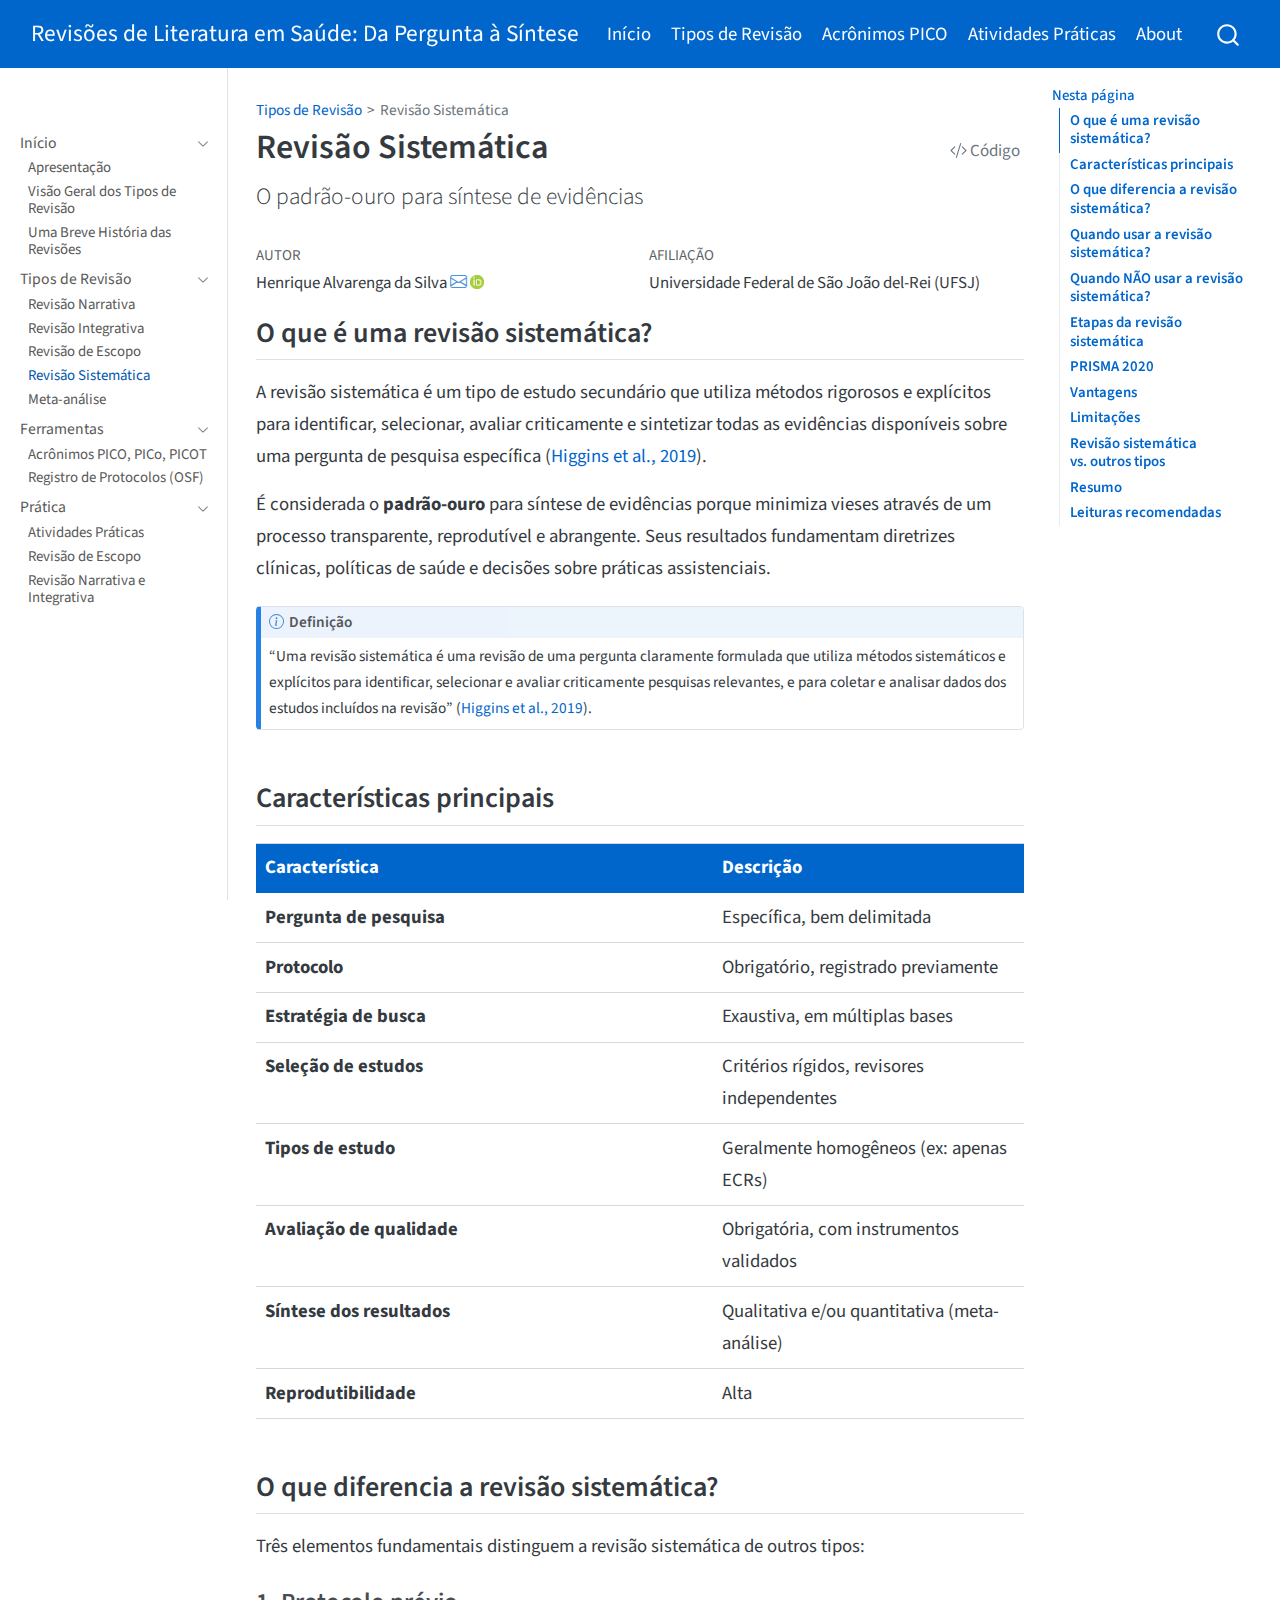
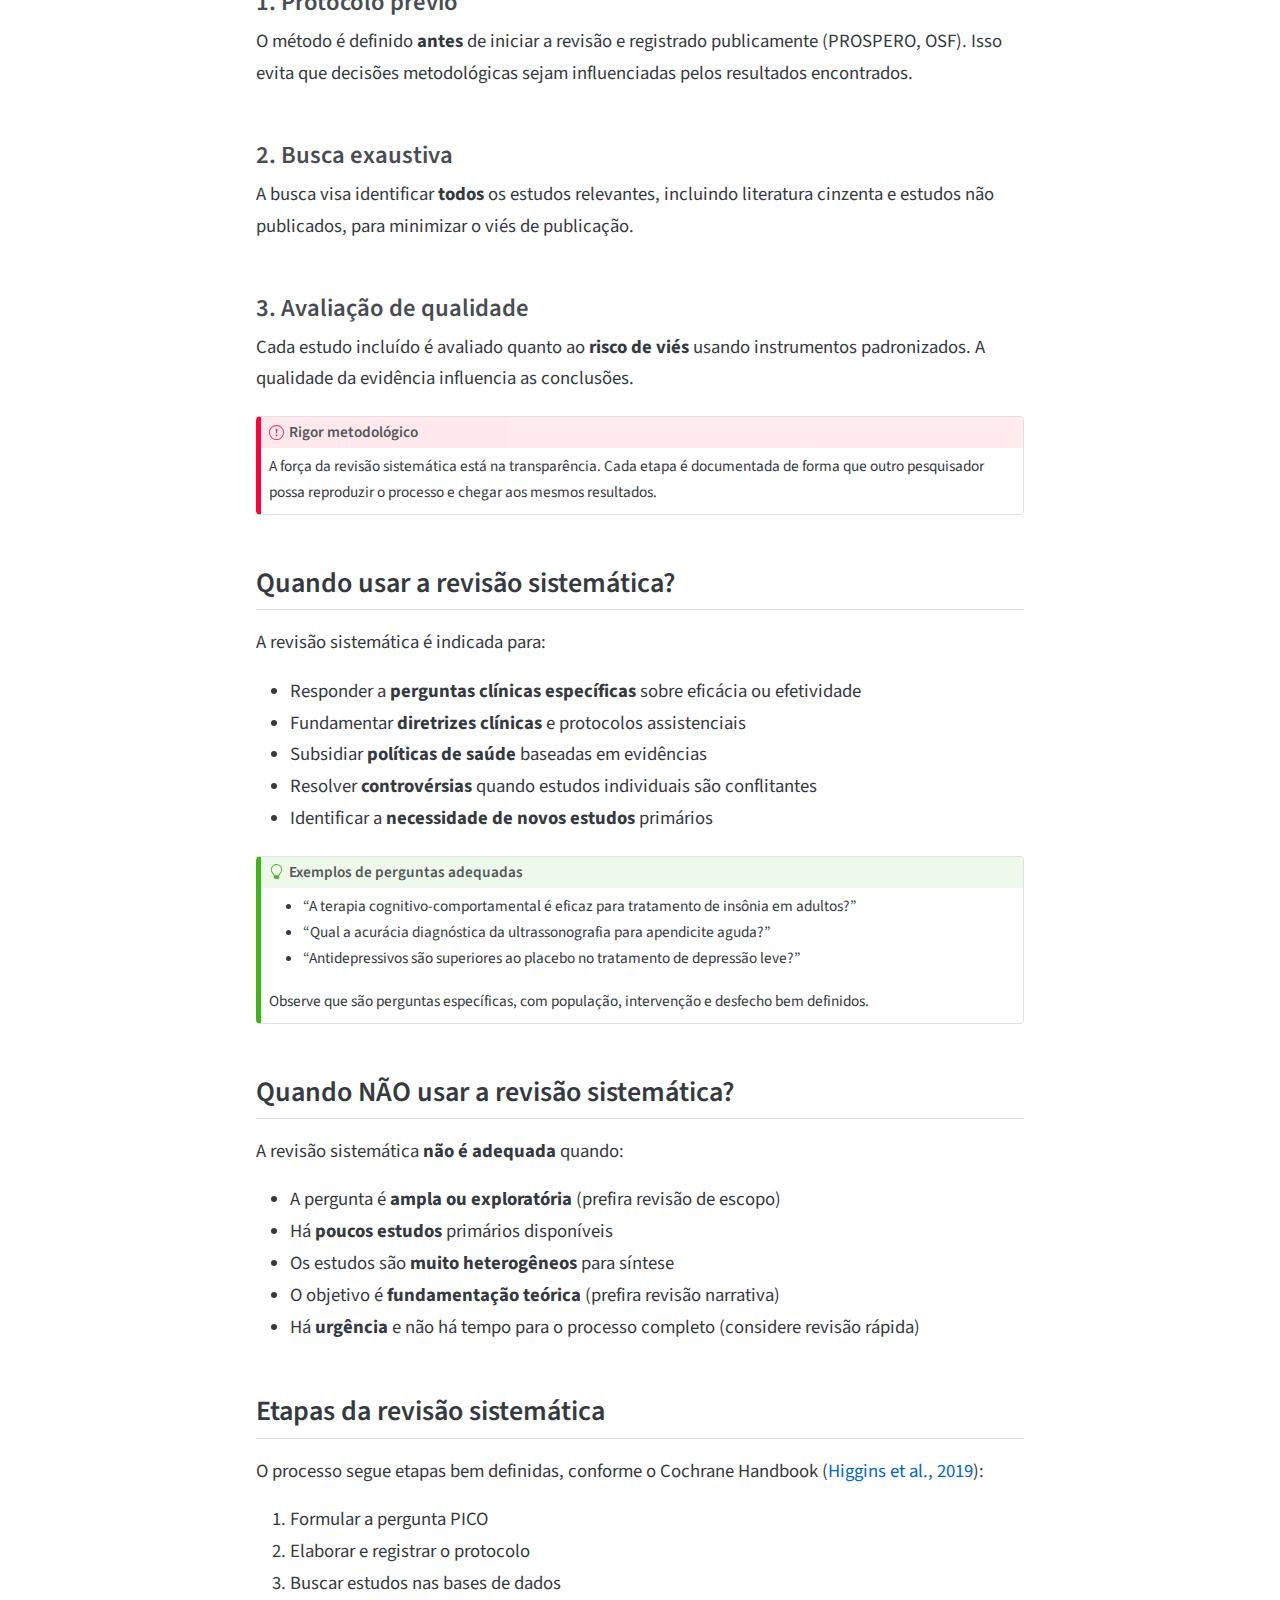
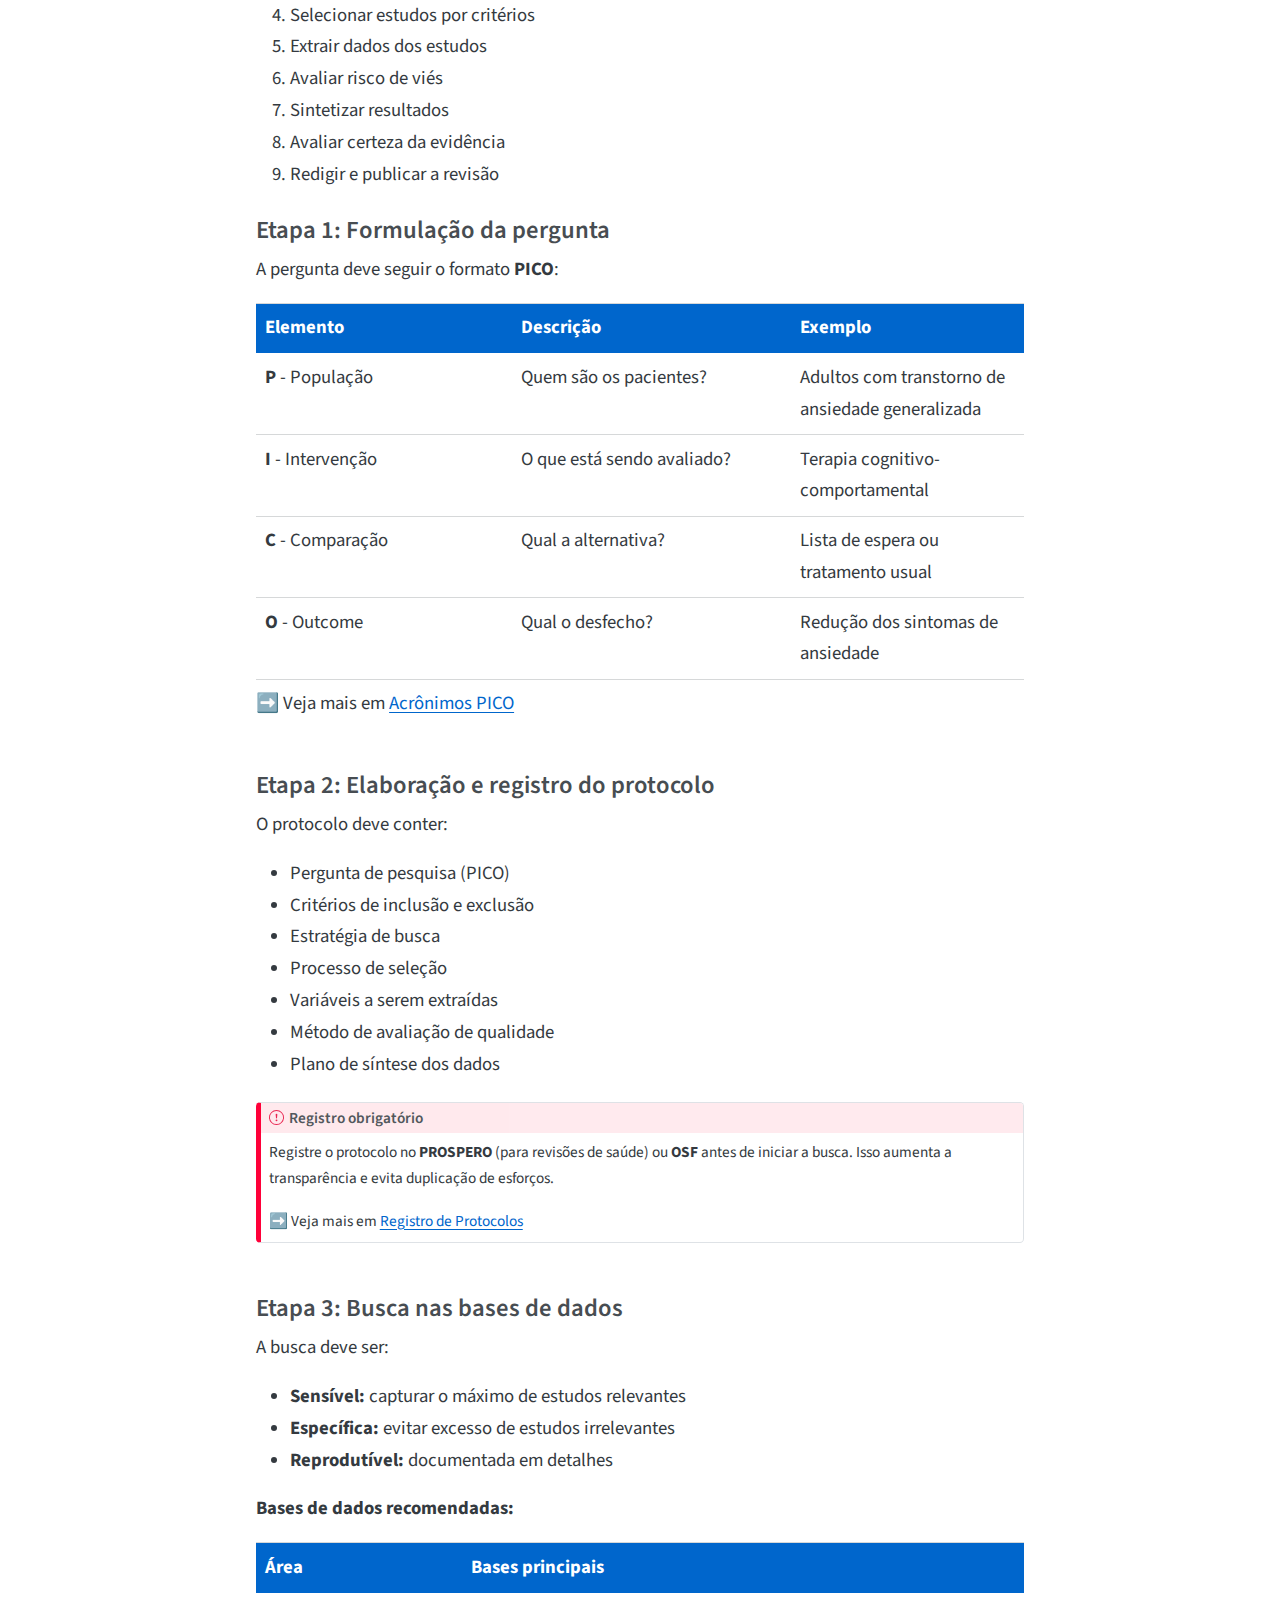
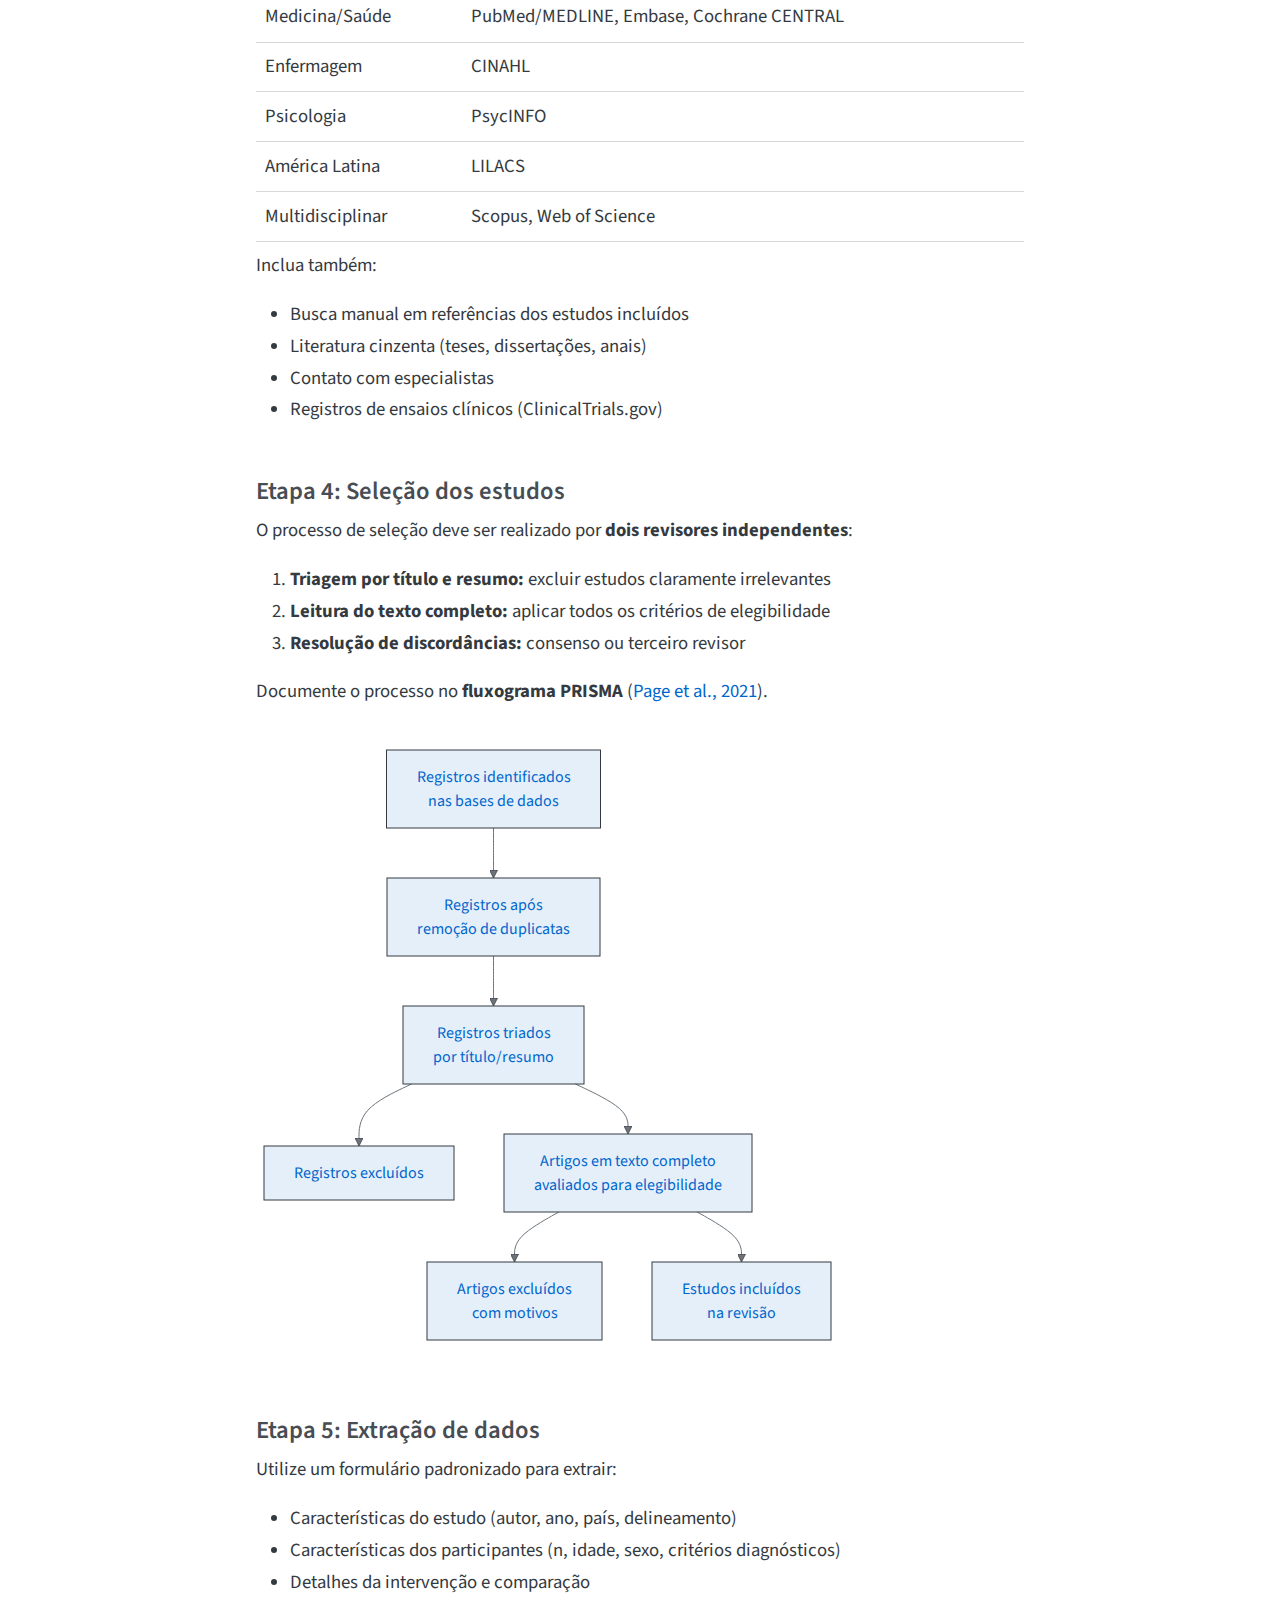
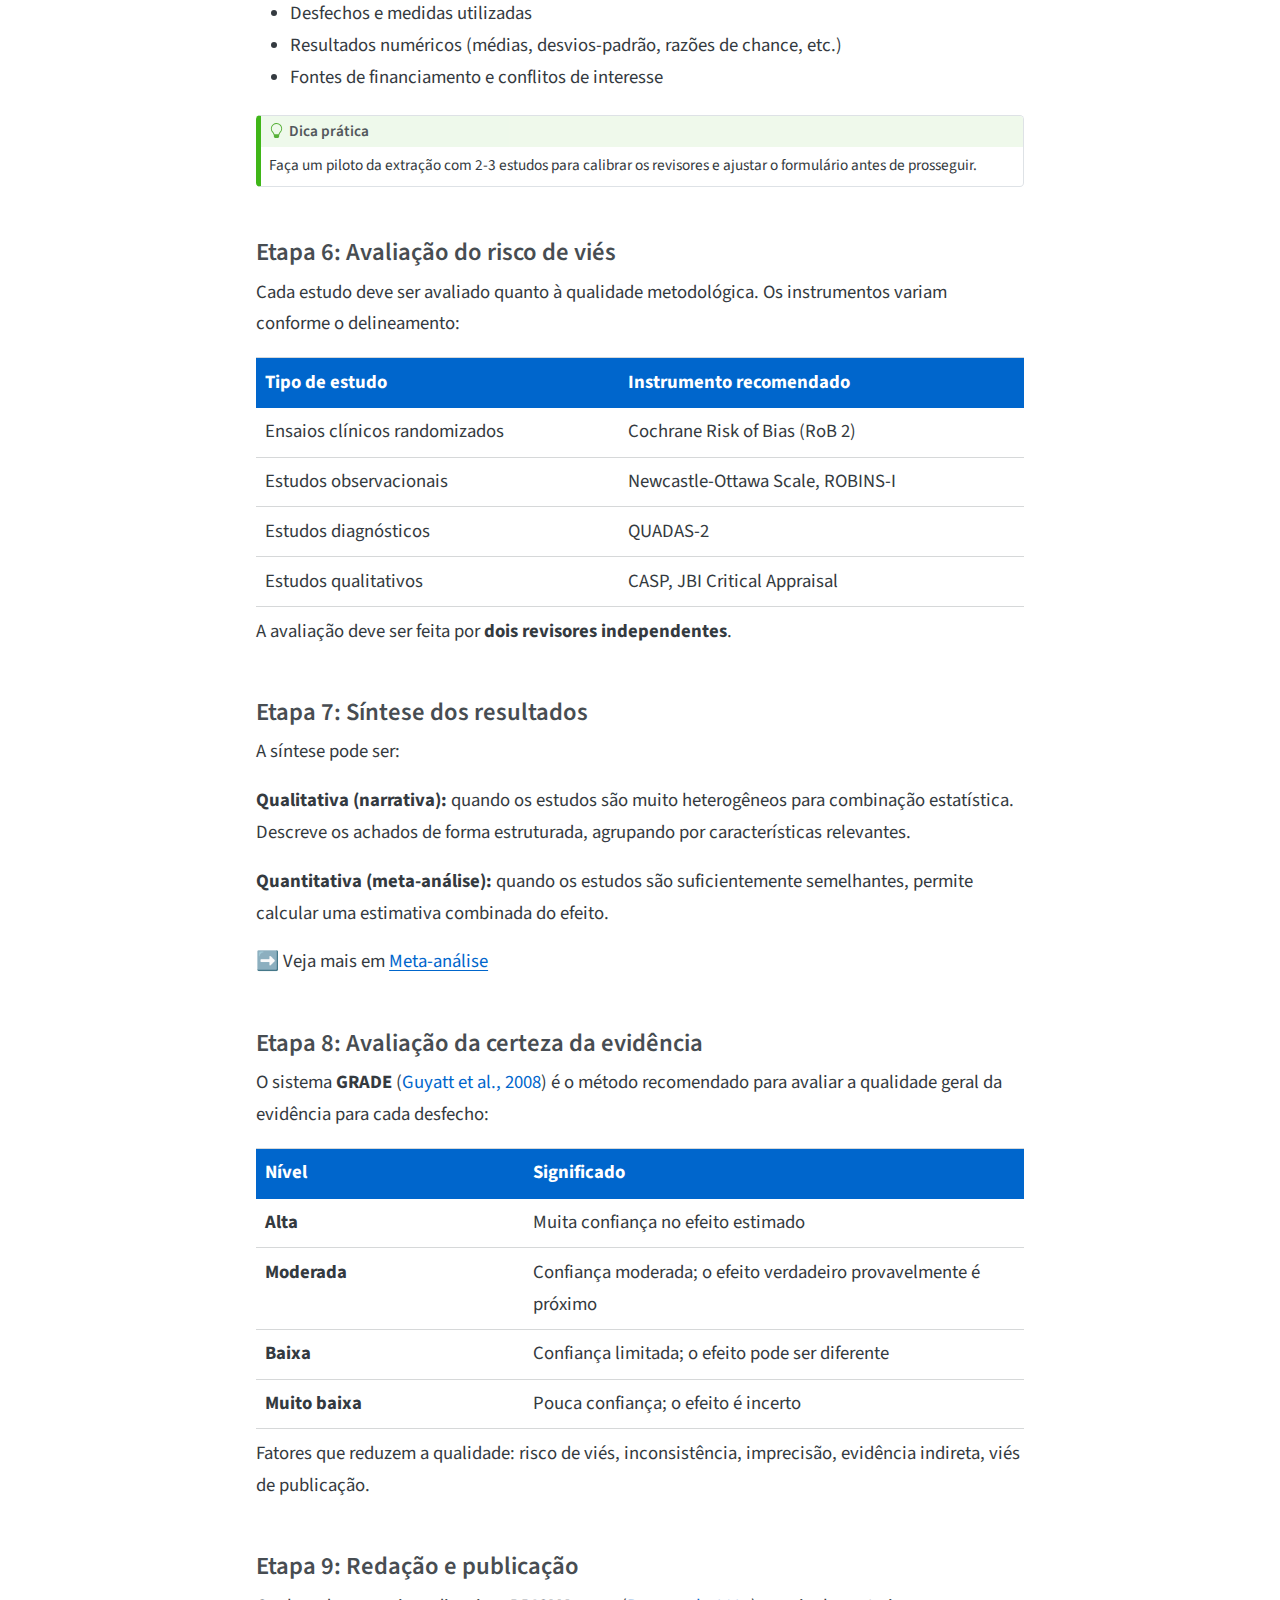
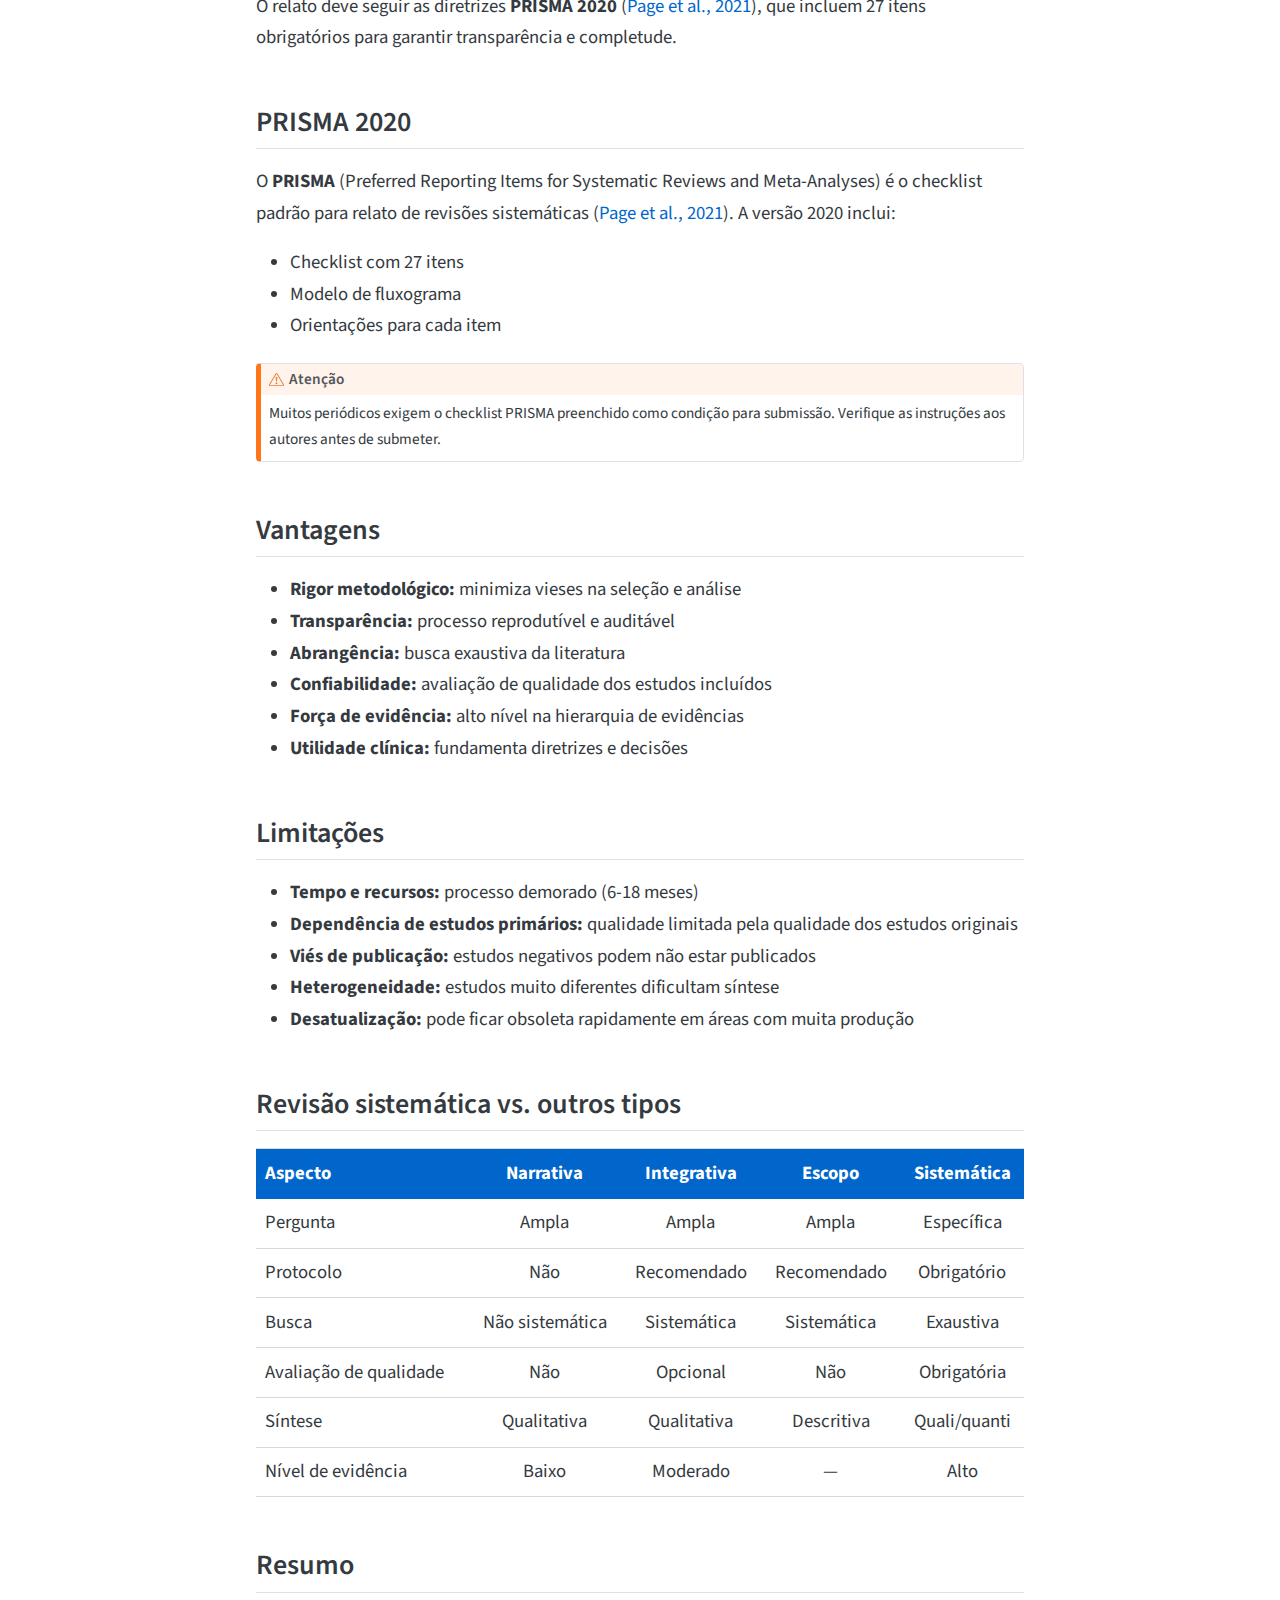
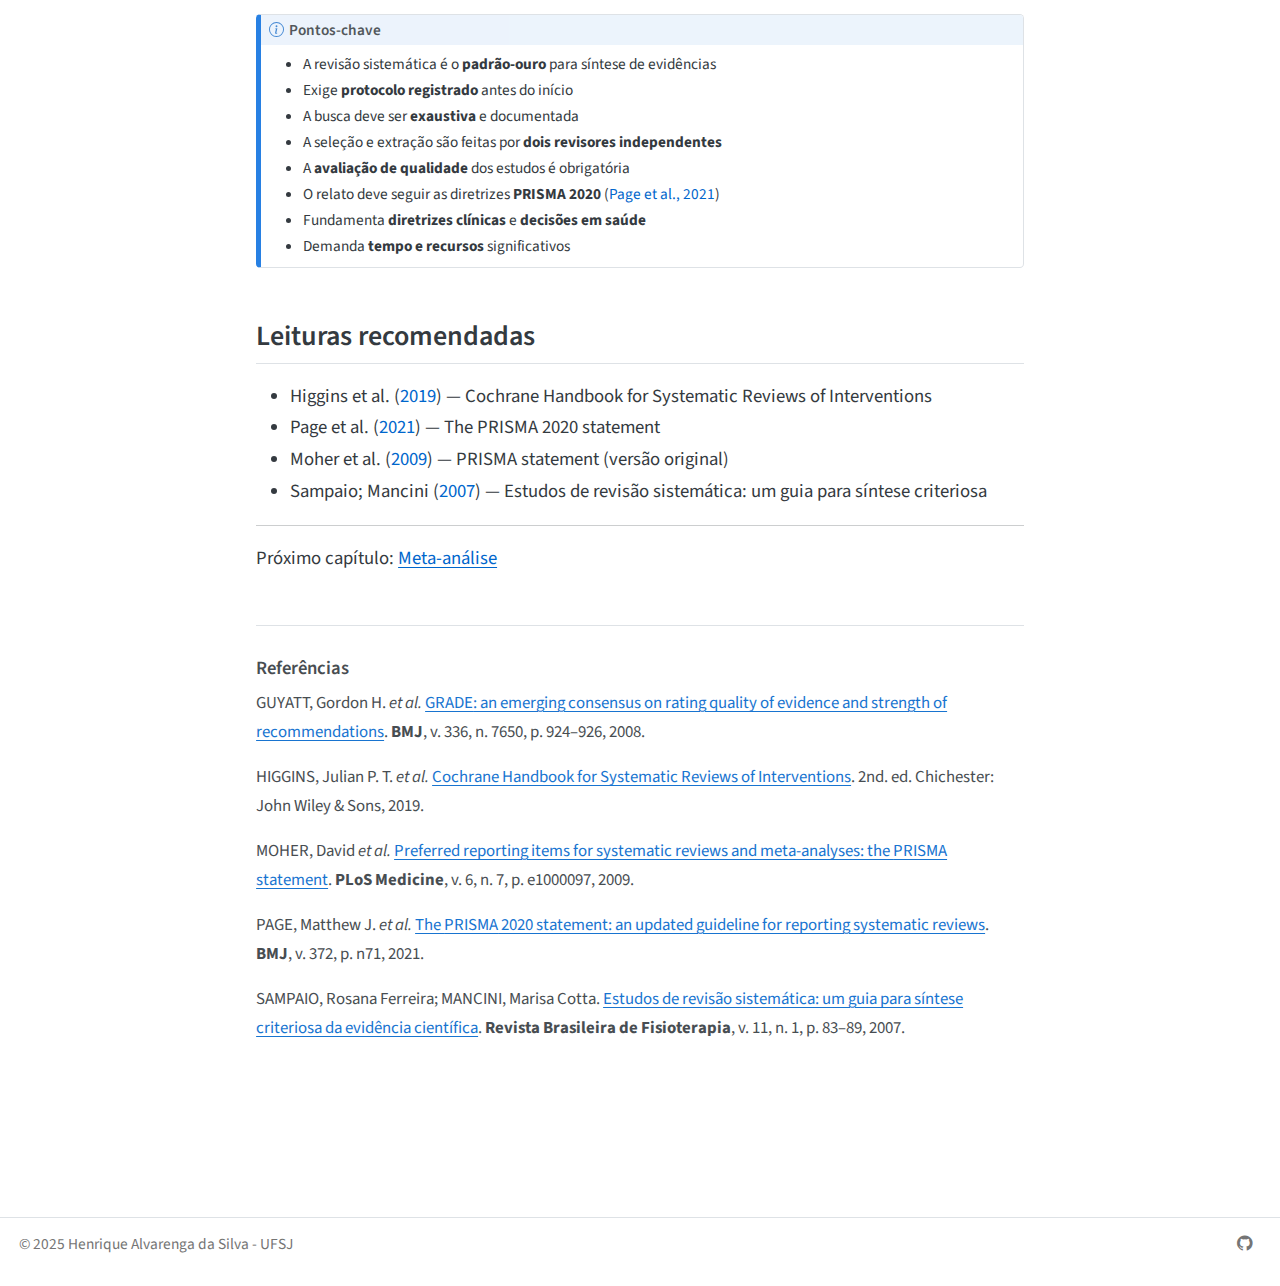
<file: docs/05-revisao-sistematica.html>
<!DOCTYPE html>
<html xmlns="http://www.w3.org/1999/xhtml" lang="pt-BR" xml:lang="pt-BR"><head>

<meta charset="utf-8">
<meta name="generator" content="quarto-1.8.26">

<meta name="viewport" content="width=device-width, initial-scale=1.0, user-scalable=yes">

<meta name="author" content="Henrique Alvarenga da Silva">

<title>Revisão Sistemática – Revisões de Literatura em Saúde: Da Pergunta à Síntese</title>
<style>
code{white-space: pre-wrap;}
span.smallcaps{font-variant: small-caps;}
div.columns{display: flex; gap: min(4vw, 1.5em);}
div.column{flex: auto; overflow-x: auto;}
div.hanging-indent{margin-left: 1.5em; text-indent: -1.5em;}
ul.task-list{list-style: none;}
ul.task-list li input[type="checkbox"] {
  width: 0.8em;
  margin: 0 0.8em 0.2em -1em; /* quarto-specific, see https://github.com/quarto-dev/quarto-cli/issues/4556 */ 
  vertical-align: middle;
}
/* CSS for syntax highlighting */
html { -webkit-text-size-adjust: 100%; }
pre > code.sourceCode { white-space: pre; position: relative; }
pre > code.sourceCode > span { display: inline-block; line-height: 1.25; }
pre > code.sourceCode > span:empty { height: 1.2em; }
.sourceCode { overflow: visible; }
code.sourceCode > span { color: inherit; text-decoration: inherit; }
div.sourceCode { margin: 1em 0; }
pre.sourceCode { margin: 0; }
@media screen {
div.sourceCode { overflow: auto; }
}
@media print {
pre > code.sourceCode { white-space: pre-wrap; }
pre > code.sourceCode > span { text-indent: -5em; padding-left: 5em; }
}
pre.numberSource code
  { counter-reset: source-line 0; }
pre.numberSource code > span
  { position: relative; left: -4em; counter-increment: source-line; }
pre.numberSource code > span > a:first-child::before
  { content: counter(source-line);
    position: relative; left: -1em; text-align: right; vertical-align: baseline;
    border: none; display: inline-block;
    -webkit-touch-callout: none; -webkit-user-select: none;
    -khtml-user-select: none; -moz-user-select: none;
    -ms-user-select: none; user-select: none;
    padding: 0 4px; width: 4em;
  }
pre.numberSource { margin-left: 3em;  padding-left: 4px; }
div.sourceCode
  {   }
@media screen {
pre > code.sourceCode > span > a:first-child::before { text-decoration: underline; }
}
/* CSS for citations */
div.csl-bib-body { }
div.csl-entry {
  clear: both;
  margin-bottom: 1em;
}
.hanging-indent div.csl-entry {
  margin-left:2em;
  text-indent:-2em;
}
div.csl-left-margin {
  min-width:2em;
  float:left;
}
div.csl-right-inline {
  margin-left:2em;
  padding-left:1em;
}
div.csl-indent {
  margin-left: 2em;
}</style>


<script src="site_libs/quarto-nav/quarto-nav.js"></script>
<script src="site_libs/quarto-nav/headroom.min.js"></script>
<script src="site_libs/clipboard/clipboard.min.js"></script>
<script src="site_libs/quarto-search/autocomplete.umd.js"></script>
<script src="site_libs/quarto-search/fuse.min.js"></script>
<script src="site_libs/quarto-search/quarto-search.js"></script>
<meta name="quarto:offset" content="./">
<link href="./favicon.ico" rel="icon">
<script src="site_libs/quarto-html/quarto.js" type="module"></script>
<script src="site_libs/quarto-html/tabsets/tabsets.js" type="module"></script>
<script src="site_libs/quarto-html/axe/axe-check.js" type="module"></script>
<script src="site_libs/quarto-html/popper.min.js"></script>
<script src="site_libs/quarto-html/tippy.umd.min.js"></script>
<script src="site_libs/quarto-html/anchor.min.js"></script>
<link href="site_libs/quarto-html/tippy.css" rel="stylesheet">
<link href="site_libs/quarto-html/quarto-syntax-highlighting-587c61ba64f3a5504c4d52d930310e48.css" rel="stylesheet" id="quarto-text-highlighting-styles">
<script src="site_libs/bootstrap/bootstrap.min.js"></script>
<link href="site_libs/bootstrap/bootstrap-icons.css" rel="stylesheet">
<link href="site_libs/bootstrap/bootstrap-56346452e88ae1a5de58ede422006661.min.css" rel="stylesheet" append-hash="true" id="quarto-bootstrap" data-mode="light">
<script id="quarto-search-options" type="application/json">{
  "location": "navbar",
  "copy-button": false,
  "collapse-after": 3,
  "panel-placement": "end",
  "type": "overlay",
  "limit": 50,
  "keyboard-shortcut": [
    "f",
    "/",
    "s"
  ],
  "show-item-context": false,
  "language": {
    "search-no-results-text": "Nenhum resultado",
    "search-matching-documents-text": "documentos correspondentes",
    "search-copy-link-title": "Copiar link para a busca",
    "search-hide-matches-text": "Esconder correspondências adicionais",
    "search-more-match-text": "mais correspondência neste documento",
    "search-more-matches-text": "mais correspondências neste documento",
    "search-clear-button-title": "Limpar",
    "search-text-placeholder": "",
    "search-detached-cancel-button-title": "Cancelar",
    "search-submit-button-title": "Enviar",
    "search-label": "Procurar"
  }
}</script>
<style>html{ scroll-behavior: smooth; }</style>
<script src="site_libs/quarto-diagram/mermaid.min.js"></script>
<script src="site_libs/quarto-diagram/mermaid-init.js"></script>
<link href="site_libs/quarto-diagram/mermaid.css" rel="stylesheet">


<link rel="stylesheet" href="styles.css">
</head>

<body class="nav-sidebar docked nav-fixed quarto-light">

<div id="quarto-search-results"></div>
  <header id="quarto-header" class="headroom fixed-top">
    <nav class="navbar navbar-expand-lg " data-bs-theme="dark">
      <div class="navbar-container container-fluid">
      <div class="navbar-brand-container mx-auto">
    <a class="navbar-brand" href="./index.html">
    <span class="navbar-title">Revisões de Literatura em Saúde: Da Pergunta à Síntese</span>
    </a>
  </div>
            <div id="quarto-search" class="" title="Procurar"></div>
          <button class="navbar-toggler" type="button" data-bs-toggle="collapse" data-bs-target="#navbarCollapse" aria-controls="navbarCollapse" role="menu" aria-expanded="false" aria-label="Alternar de navegação" onclick="if (window.quartoToggleHeadroom) { window.quartoToggleHeadroom(); }">
  <span class="navbar-toggler-icon"></span>
</button>
          <div class="collapse navbar-collapse" id="navbarCollapse">
            <ul class="navbar-nav navbar-nav-scroll me-auto">
  <li class="nav-item">
    <a class="nav-link active" href="./index.html" aria-current="page"> 
<span class="menu-text">Início</span></a>
  </li>  
  <li class="nav-item">
    <a class="nav-link" href="./01-introducao.html"> 
<span class="menu-text">Tipos de Revisão</span></a>
  </li>  
  <li class="nav-item">
    <a class="nav-link" href="./07-acronimos-pico.html"> 
<span class="menu-text">Acrônimos PICO</span></a>
  </li>  
  <li class="nav-item">
    <a class="nav-link" href="./09-pratica-0.html"> 
<span class="menu-text">Atividades Práticas</span></a>
  </li>  
  <li class="nav-item">
    <a class="nav-link" href="./About.html"> 
<span class="menu-text">About</span></a>
  </li>  
</ul>
          </div> <!-- /navcollapse -->
            <div class="quarto-navbar-tools">
</div>
      </div> <!-- /container-fluid -->
    </nav>
  <nav class="quarto-secondary-nav">
    <div class="container-fluid d-flex">
      <button type="button" class="quarto-btn-toggle btn" data-bs-toggle="collapse" role="button" data-bs-target=".quarto-sidebar-collapse-item" aria-controls="quarto-sidebar" aria-expanded="false" aria-label="Alternar barra lateral" onclick="if (window.quartoToggleHeadroom) { window.quartoToggleHeadroom(); }">
        <i class="bi bi-layout-text-sidebar-reverse"></i>
      </button>
        <nav class="quarto-page-breadcrumbs" aria-label="breadcrumb"><ol class="breadcrumb"><li class="breadcrumb-item"><a href="./02-revisao-narrativa.html">Tipos de Revisão</a></li><li class="breadcrumb-item"><a href="./05-revisao-sistematica.html">Revisão Sistemática</a></li></ol></nav>
        <a class="flex-grow-1" role="navigation" data-bs-toggle="collapse" data-bs-target=".quarto-sidebar-collapse-item" aria-controls="quarto-sidebar" aria-expanded="false" aria-label="Alternar barra lateral" onclick="if (window.quartoToggleHeadroom) { window.quartoToggleHeadroom(); }">      
        </a>
      <button type="button" class="btn quarto-search-button" aria-label="Procurar" onclick="window.quartoOpenSearch();">
        <i class="bi bi-search"></i>
      </button>
    </div>
  </nav>
</header>
<!-- content -->
<div id="quarto-content" class="quarto-container page-columns page-rows-contents page-layout-article page-navbar">
<!-- sidebar -->
  <nav id="quarto-sidebar" class="sidebar collapse collapse-horizontal quarto-sidebar-collapse-item sidebar-navigation docked overflow-auto">
        <div class="mt-2 flex-shrink-0 align-items-center">
        <div class="sidebar-search">
        <div id="quarto-search" class="" title="Procurar"></div>
        </div>
        </div>
    <div class="sidebar-menu-container"> 
    <ul class="list-unstyled mt-1">
        <li class="sidebar-item sidebar-item-section">
      <div class="sidebar-item-container"> 
            <a class="sidebar-item-text sidebar-link text-start" data-bs-toggle="collapse" data-bs-target="#quarto-sidebar-section-1" role="navigation" aria-expanded="true">
 <span class="menu-text">Início</span></a>
          <a class="sidebar-item-toggle text-start" data-bs-toggle="collapse" data-bs-target="#quarto-sidebar-section-1" role="navigation" aria-expanded="true" aria-label="Alternar seção">
            <i class="bi bi-chevron-right ms-2"></i>
          </a> 
      </div>
      <ul id="quarto-sidebar-section-1" class="collapse list-unstyled sidebar-section depth1 show">  
          <li class="sidebar-item">
  <div class="sidebar-item-container"> 
  <a href="./index.html" class="sidebar-item-text sidebar-link">
 <span class="menu-text">Apresentação</span></a>
  </div>
</li>
          <li class="sidebar-item">
  <div class="sidebar-item-container"> 
  <a href="./01-introducao.html" class="sidebar-item-text sidebar-link">
 <span class="menu-text">Visão Geral dos Tipos de Revisão</span></a>
  </div>
</li>
          <li class="sidebar-item">
  <div class="sidebar-item-container"> 
  <a href="./01.1-historia.html" class="sidebar-item-text sidebar-link">
 <span class="menu-text">Uma Breve História das Revisões</span></a>
  </div>
</li>
      </ul>
  </li>
        <li class="sidebar-item sidebar-item-section">
      <div class="sidebar-item-container"> 
            <a class="sidebar-item-text sidebar-link text-start" data-bs-toggle="collapse" data-bs-target="#quarto-sidebar-section-2" role="navigation" aria-expanded="true">
 <span class="menu-text">Tipos de Revisão</span></a>
          <a class="sidebar-item-toggle text-start" data-bs-toggle="collapse" data-bs-target="#quarto-sidebar-section-2" role="navigation" aria-expanded="true" aria-label="Alternar seção">
            <i class="bi bi-chevron-right ms-2"></i>
          </a> 
      </div>
      <ul id="quarto-sidebar-section-2" class="collapse list-unstyled sidebar-section depth1 show">  
          <li class="sidebar-item">
  <div class="sidebar-item-container"> 
  <a href="./02-revisao-narrativa.html" class="sidebar-item-text sidebar-link">
 <span class="menu-text">Revisão Narrativa</span></a>
  </div>
</li>
          <li class="sidebar-item">
  <div class="sidebar-item-container"> 
  <a href="./03-revisao-integrativa.html" class="sidebar-item-text sidebar-link">
 <span class="menu-text">Revisão Integrativa</span></a>
  </div>
</li>
          <li class="sidebar-item">
  <div class="sidebar-item-container"> 
  <a href="./04-revisao-escopo.html" class="sidebar-item-text sidebar-link">
 <span class="menu-text">Revisão de Escopo</span></a>
  </div>
</li>
          <li class="sidebar-item">
  <div class="sidebar-item-container"> 
  <a href="./05-revisao-sistematica.html" class="sidebar-item-text sidebar-link active">
 <span class="menu-text">Revisão Sistemática</span></a>
  </div>
</li>
          <li class="sidebar-item">
  <div class="sidebar-item-container"> 
  <a href="./06-metanalise.html" class="sidebar-item-text sidebar-link">
 <span class="menu-text">Meta-análise</span></a>
  </div>
</li>
      </ul>
  </li>
        <li class="sidebar-item sidebar-item-section">
      <div class="sidebar-item-container"> 
            <a class="sidebar-item-text sidebar-link text-start" data-bs-toggle="collapse" data-bs-target="#quarto-sidebar-section-3" role="navigation" aria-expanded="true">
 <span class="menu-text">Ferramentas</span></a>
          <a class="sidebar-item-toggle text-start" data-bs-toggle="collapse" data-bs-target="#quarto-sidebar-section-3" role="navigation" aria-expanded="true" aria-label="Alternar seção">
            <i class="bi bi-chevron-right ms-2"></i>
          </a> 
      </div>
      <ul id="quarto-sidebar-section-3" class="collapse list-unstyled sidebar-section depth1 show">  
          <li class="sidebar-item">
  <div class="sidebar-item-container"> 
  <a href="./07-acronimos-pico.html" class="sidebar-item-text sidebar-link">
 <span class="menu-text">Acrônimos PICO, PICo, PICOT</span></a>
  </div>
</li>
          <li class="sidebar-item">
  <div class="sidebar-item-container"> 
  <a href="./08-registro-osf.html" class="sidebar-item-text sidebar-link">
 <span class="menu-text">Registro de Protocolos (OSF)</span></a>
  </div>
</li>
      </ul>
  </li>
        <li class="sidebar-item sidebar-item-section">
      <div class="sidebar-item-container"> 
            <a class="sidebar-item-text sidebar-link text-start" data-bs-toggle="collapse" data-bs-target="#quarto-sidebar-section-4" role="navigation" aria-expanded="true">
 <span class="menu-text">Prática</span></a>
          <a class="sidebar-item-toggle text-start" data-bs-toggle="collapse" data-bs-target="#quarto-sidebar-section-4" role="navigation" aria-expanded="true" aria-label="Alternar seção">
            <i class="bi bi-chevron-right ms-2"></i>
          </a> 
      </div>
      <ul id="quarto-sidebar-section-4" class="collapse list-unstyled sidebar-section depth1 show">  
          <li class="sidebar-item">
  <div class="sidebar-item-container"> 
  <a href="./09-pratica-0.html" class="sidebar-item-text sidebar-link">
 <span class="menu-text">Atividades Práticas</span></a>
  </div>
</li>
          <li class="sidebar-item">
  <div class="sidebar-item-container"> 
  <a href="./09-pratica-1.html" class="sidebar-item-text sidebar-link">
 <span class="menu-text">Revisão de Escopo</span></a>
  </div>
</li>
          <li class="sidebar-item">
  <div class="sidebar-item-container"> 
  <a href="./09-pratica-2.html" class="sidebar-item-text sidebar-link">
 <span class="menu-text">Revisão Narrativa e Integrativa</span></a>
  </div>
</li>
      </ul>
  </li>
    </ul>
    </div>
</nav>
<div id="quarto-sidebar-glass" class="quarto-sidebar-collapse-item" data-bs-toggle="collapse" data-bs-target=".quarto-sidebar-collapse-item"></div>
<!-- margin-sidebar -->
    <div id="quarto-margin-sidebar" class="sidebar margin-sidebar">
        <nav id="TOC" role="doc-toc" class="toc-active">
    <h2 id="toc-title">Nesta página</h2>
   
  <ul>
  <li><a href="#o-que-é-uma-revisão-sistemática" id="toc-o-que-é-uma-revisão-sistemática" class="nav-link active" data-scroll-target="#o-que-é-uma-revisão-sistemática">O que é uma revisão sistemática?</a></li>
  <li><a href="#características-principais" id="toc-características-principais" class="nav-link" data-scroll-target="#características-principais">Características principais</a></li>
  <li><a href="#o-que-diferencia-a-revisão-sistemática" id="toc-o-que-diferencia-a-revisão-sistemática" class="nav-link" data-scroll-target="#o-que-diferencia-a-revisão-sistemática">O que diferencia a revisão sistemática?</a>
  <ul class="collapse">
  <li><a href="#protocolo-prévio" id="toc-protocolo-prévio" class="nav-link" data-scroll-target="#protocolo-prévio">1. Protocolo prévio</a></li>
  <li><a href="#busca-exaustiva" id="toc-busca-exaustiva" class="nav-link" data-scroll-target="#busca-exaustiva">2. Busca exaustiva</a></li>
  <li><a href="#avaliação-de-qualidade" id="toc-avaliação-de-qualidade" class="nav-link" data-scroll-target="#avaliação-de-qualidade">3. Avaliação de qualidade</a></li>
  </ul></li>
  <li><a href="#quando-usar-a-revisão-sistemática" id="toc-quando-usar-a-revisão-sistemática" class="nav-link" data-scroll-target="#quando-usar-a-revisão-sistemática">Quando usar a revisão sistemática?</a></li>
  <li><a href="#quando-não-usar-a-revisão-sistemática" id="toc-quando-não-usar-a-revisão-sistemática" class="nav-link" data-scroll-target="#quando-não-usar-a-revisão-sistemática">Quando NÃO usar a revisão sistemática?</a></li>
  <li><a href="#etapas-da-revisão-sistemática" id="toc-etapas-da-revisão-sistemática" class="nav-link" data-scroll-target="#etapas-da-revisão-sistemática">Etapas da revisão sistemática</a>
  <ul class="collapse">
  <li><a href="#etapa-1-formulação-da-pergunta" id="toc-etapa-1-formulação-da-pergunta" class="nav-link" data-scroll-target="#etapa-1-formulação-da-pergunta">Etapa 1: Formulação da pergunta</a></li>
  <li><a href="#etapa-2-elaboração-e-registro-do-protocolo" id="toc-etapa-2-elaboração-e-registro-do-protocolo" class="nav-link" data-scroll-target="#etapa-2-elaboração-e-registro-do-protocolo">Etapa 2: Elaboração e registro do protocolo</a></li>
  <li><a href="#etapa-3-busca-nas-bases-de-dados" id="toc-etapa-3-busca-nas-bases-de-dados" class="nav-link" data-scroll-target="#etapa-3-busca-nas-bases-de-dados">Etapa 3: Busca nas bases de dados</a></li>
  <li><a href="#etapa-4-seleção-dos-estudos" id="toc-etapa-4-seleção-dos-estudos" class="nav-link" data-scroll-target="#etapa-4-seleção-dos-estudos">Etapa 4: Seleção dos estudos</a></li>
  <li><a href="#etapa-5-extração-de-dados" id="toc-etapa-5-extração-de-dados" class="nav-link" data-scroll-target="#etapa-5-extração-de-dados">Etapa 5: Extração de dados</a></li>
  <li><a href="#etapa-6-avaliação-do-risco-de-viés" id="toc-etapa-6-avaliação-do-risco-de-viés" class="nav-link" data-scroll-target="#etapa-6-avaliação-do-risco-de-viés">Etapa 6: Avaliação do risco de viés</a></li>
  <li><a href="#etapa-7-síntese-dos-resultados" id="toc-etapa-7-síntese-dos-resultados" class="nav-link" data-scroll-target="#etapa-7-síntese-dos-resultados">Etapa 7: Síntese dos resultados</a></li>
  <li><a href="#etapa-8-avaliação-da-certeza-da-evidência" id="toc-etapa-8-avaliação-da-certeza-da-evidência" class="nav-link" data-scroll-target="#etapa-8-avaliação-da-certeza-da-evidência">Etapa 8: Avaliação da certeza da evidência</a></li>
  <li><a href="#etapa-9-redação-e-publicação" id="toc-etapa-9-redação-e-publicação" class="nav-link" data-scroll-target="#etapa-9-redação-e-publicação">Etapa 9: Redação e publicação</a></li>
  </ul></li>
  <li><a href="#prisma-2020" id="toc-prisma-2020" class="nav-link" data-scroll-target="#prisma-2020">PRISMA 2020</a></li>
  <li><a href="#vantagens" id="toc-vantagens" class="nav-link" data-scroll-target="#vantagens">Vantagens</a></li>
  <li><a href="#limitações" id="toc-limitações" class="nav-link" data-scroll-target="#limitações">Limitações</a></li>
  <li><a href="#revisão-sistemática-vs.-outros-tipos" id="toc-revisão-sistemática-vs.-outros-tipos" class="nav-link" data-scroll-target="#revisão-sistemática-vs.-outros-tipos">Revisão sistemática vs.&nbsp;outros tipos</a></li>
  <li><a href="#resumo" id="toc-resumo" class="nav-link" data-scroll-target="#resumo">Resumo</a></li>
  <li><a href="#leituras-recomendadas" id="toc-leituras-recomendadas" class="nav-link" data-scroll-target="#leituras-recomendadas">Leituras recomendadas</a></li>
  </ul>
</nav>
    </div>
<!-- main -->
<main class="content" id="quarto-document-content">

<header id="title-block-header" class="quarto-title-block default"><nav class="quarto-page-breadcrumbs quarto-title-breadcrumbs d-none d-lg-block" aria-label="breadcrumb"><ol class="breadcrumb"><li class="breadcrumb-item"><a href="./02-revisao-narrativa.html">Tipos de Revisão</a></li><li class="breadcrumb-item"><a href="./05-revisao-sistematica.html">Revisão Sistemática</a></li></ol></nav>
<div class="quarto-title">
<div class="quarto-title-block"><div><h1 class="title">Revisão Sistemática</h1><button type="button" class="btn code-tools-button" id="quarto-code-tools-source"><i class="bi"></i> Código</button></div></div>
<p class="subtitle lead">O padrão-ouro para síntese de evidências</p>
</div>


<div class="quarto-title-meta-author">
  <div class="quarto-title-meta-heading">Autor</div>
  <div class="quarto-title-meta-heading">Afiliação</div>
  
    <div class="quarto-title-meta-contents">
    <p class="author">Henrique Alvarenga da Silva <a href="mailto:henriquealvarenga@ufsj.edu.br" class="quarto-title-author-email"><i class="bi bi-envelope"></i></a> <a href="https://orcid.org/0000-0001-9799-5240" class="quarto-title-author-orcid"> <img src="[data-uri]"></a></p>
  </div>
  <div class="quarto-title-meta-contents">
        <p class="affiliation">
            Universidade Federal de São João del-Rei (UFSJ)
          </p>
      </div>
  </div>

<div class="quarto-title-meta">

      
  
    
  </div>
  


</header>


<section id="o-que-é-uma-revisão-sistemática" class="level2">
<h2 class="anchored" data-anchor-id="o-que-é-uma-revisão-sistemática">O que é uma revisão sistemática?</h2>
<p>A revisão sistemática é um tipo de estudo secundário que utiliza métodos rigorosos e explícitos para identificar, selecionar, avaliar criticamente e sintetizar todas as evidências disponíveis sobre uma pergunta de pesquisa específica <span class="citation" data-cites="higgins2019">(<a href="#ref-higgins2019" role="doc-biblioref">Higgins et al., 2019</a>)</span>.</p>
<p>É considerada o <strong>padrão-ouro</strong> para síntese de evidências porque minimiza vieses através de um processo transparente, reprodutível e abrangente. Seus resultados fundamentam diretrizes clínicas, políticas de saúde e decisões sobre práticas assistenciais.</p>
<div class="callout callout-style-default callout-note callout-titled">
<div class="callout-header d-flex align-content-center">
<div class="callout-icon-container">
<i class="callout-icon"></i>
</div>
<div class="callout-title-container flex-fill">
<span class="screen-reader-only">Nota</span>Definição
</div>
</div>
<div class="callout-body-container callout-body">
<p>“Uma revisão sistemática é uma revisão de uma pergunta claramente formulada que utiliza métodos sistemáticos e explícitos para identificar, selecionar e avaliar criticamente pesquisas relevantes, e para coletar e analisar dados dos estudos incluídos na revisão” <span class="citation" data-cites="higgins2019">(<a href="#ref-higgins2019" role="doc-biblioref">Higgins et al., 2019</a>)</span>.</p>
</div>
</div>
</section>
<section id="características-principais" class="level2">
<h2 class="anchored" data-anchor-id="características-principais">Características principais</h2>
<table class="caption-top table">
<colgroup>
<col style="width: 59%">
<col style="width: 40%">
</colgroup>
<thead>
<tr class="header">
<th>Característica</th>
<th>Descrição</th>
</tr>
</thead>
<tbody>
<tr class="odd">
<td><strong>Pergunta de pesquisa</strong></td>
<td>Específica, bem delimitada</td>
</tr>
<tr class="even">
<td><strong>Protocolo</strong></td>
<td>Obrigatório, registrado previamente</td>
</tr>
<tr class="odd">
<td><strong>Estratégia de busca</strong></td>
<td>Exaustiva, em múltiplas bases</td>
</tr>
<tr class="even">
<td><strong>Seleção de estudos</strong></td>
<td>Critérios rígidos, revisores independentes</td>
</tr>
<tr class="odd">
<td><strong>Tipos de estudo</strong></td>
<td>Geralmente homogêneos (ex: apenas ECRs)</td>
</tr>
<tr class="even">
<td><strong>Avaliação de qualidade</strong></td>
<td>Obrigatória, com instrumentos validados</td>
</tr>
<tr class="odd">
<td><strong>Síntese dos resultados</strong></td>
<td>Qualitativa e/ou quantitativa (meta-análise)</td>
</tr>
<tr class="even">
<td><strong>Reprodutibilidade</strong></td>
<td>Alta</td>
</tr>
</tbody>
</table>
</section>
<section id="o-que-diferencia-a-revisão-sistemática" class="level2">
<h2 class="anchored" data-anchor-id="o-que-diferencia-a-revisão-sistemática">O que diferencia a revisão sistemática?</h2>
<p>Três elementos fundamentais distinguem a revisão sistemática de outros tipos:</p>
<section id="protocolo-prévio" class="level3">
<h3 class="anchored" data-anchor-id="protocolo-prévio">1. Protocolo prévio</h3>
<p>O método é definido <strong>antes</strong> de iniciar a revisão e registrado publicamente (PROSPERO, OSF). Isso evita que decisões metodológicas sejam influenciadas pelos resultados encontrados.</p>
</section>
<section id="busca-exaustiva" class="level3">
<h3 class="anchored" data-anchor-id="busca-exaustiva">2. Busca exaustiva</h3>
<p>A busca visa identificar <strong>todos</strong> os estudos relevantes, incluindo literatura cinzenta e estudos não publicados, para minimizar o viés de publicação.</p>
</section>
<section id="avaliação-de-qualidade" class="level3">
<h3 class="anchored" data-anchor-id="avaliação-de-qualidade">3. Avaliação de qualidade</h3>
<p>Cada estudo incluído é avaliado quanto ao <strong>risco de viés</strong> usando instrumentos padronizados. A qualidade da evidência influencia as conclusões.</p>
<div class="callout callout-style-default callout-important callout-titled">
<div class="callout-header d-flex align-content-center">
<div class="callout-icon-container">
<i class="callout-icon"></i>
</div>
<div class="callout-title-container flex-fill">
<span class="screen-reader-only">Importante</span>Rigor metodológico
</div>
</div>
<div class="callout-body-container callout-body">
<p>A força da revisão sistemática está na transparência. Cada etapa é documentada de forma que outro pesquisador possa reproduzir o processo e chegar aos mesmos resultados.</p>
</div>
</div>
</section>
</section>
<section id="quando-usar-a-revisão-sistemática" class="level2">
<h2 class="anchored" data-anchor-id="quando-usar-a-revisão-sistemática">Quando usar a revisão sistemática?</h2>
<p>A revisão sistemática é indicada para:</p>
<ul>
<li>Responder a <strong>perguntas clínicas específicas</strong> sobre eficácia ou efetividade</li>
<li>Fundamentar <strong>diretrizes clínicas</strong> e protocolos assistenciais</li>
<li>Subsidiar <strong>políticas de saúde</strong> baseadas em evidências</li>
<li>Resolver <strong>controvérsias</strong> quando estudos individuais são conflitantes</li>
<li>Identificar a <strong>necessidade de novos estudos</strong> primários</li>
</ul>
<div class="callout callout-style-default callout-tip callout-titled">
<div class="callout-header d-flex align-content-center">
<div class="callout-icon-container">
<i class="callout-icon"></i>
</div>
<div class="callout-title-container flex-fill">
<span class="screen-reader-only">Dica</span>Exemplos de perguntas adequadas
</div>
</div>
<div class="callout-body-container callout-body">
<ul>
<li>“A terapia cognitivo-comportamental é eficaz para tratamento de insônia em adultos?”</li>
<li>“Qual a acurácia diagnóstica da ultrassonografia para apendicite aguda?”</li>
<li>“Antidepressivos são superiores ao placebo no tratamento de depressão leve?”</li>
</ul>
<p>Observe que são perguntas específicas, com população, intervenção e desfecho bem definidos.</p>
</div>
</div>
</section>
<section id="quando-não-usar-a-revisão-sistemática" class="level2">
<h2 class="anchored" data-anchor-id="quando-não-usar-a-revisão-sistemática">Quando NÃO usar a revisão sistemática?</h2>
<p>A revisão sistemática <strong>não é adequada</strong> quando:</p>
<ul>
<li>A pergunta é <strong>ampla ou exploratória</strong> (prefira revisão de escopo)</li>
<li>Há <strong>poucos estudos</strong> primários disponíveis</li>
<li>Os estudos são <strong>muito heterogêneos</strong> para síntese</li>
<li>O objetivo é <strong>fundamentação teórica</strong> (prefira revisão narrativa)</li>
<li>Há <strong>urgência</strong> e não há tempo para o processo completo (considere revisão rápida)</li>
</ul>
</section>
<section id="etapas-da-revisão-sistemática" class="level2">
<h2 class="anchored" data-anchor-id="etapas-da-revisão-sistemática">Etapas da revisão sistemática</h2>
<p>O processo segue etapas bem definidas, conforme o Cochrane Handbook <span class="citation" data-cites="higgins2019">(<a href="#ref-higgins2019" role="doc-biblioref">Higgins et al., 2019</a>)</span>:</p>
<ol type="1">
<li>Formular a pergunta PICO</li>
<li>Elaborar e registrar o protocolo</li>
<li>Buscar estudos nas bases de dados</li>
<li>Selecionar estudos por critérios</li>
<li>Extrair dados dos estudos</li>
<li>Avaliar risco de viés</li>
<li>Sintetizar resultados</li>
<li>Avaliar certeza da evidência</li>
<li>Redigir e publicar a revisão</li>
</ol>
<section id="etapa-1-formulação-da-pergunta" class="level3">
<h3 class="anchored" data-anchor-id="etapa-1-formulação-da-pergunta">Etapa 1: Formulação da pergunta</h3>
<p>A pergunta deve seguir o formato <strong>PICO</strong>:</p>
<table class="caption-top table">
<colgroup>
<col style="width: 33%">
<col style="width: 36%">
<col style="width: 30%">
</colgroup>
<thead>
<tr class="header">
<th>Elemento</th>
<th>Descrição</th>
<th>Exemplo</th>
</tr>
</thead>
<tbody>
<tr class="odd">
<td><strong>P</strong> - População</td>
<td>Quem são os pacientes?</td>
<td>Adultos com transtorno de ansiedade generalizada</td>
</tr>
<tr class="even">
<td><strong>I</strong> - Intervenção</td>
<td>O que está sendo avaliado?</td>
<td>Terapia cognitivo-comportamental</td>
</tr>
<tr class="odd">
<td><strong>C</strong> - Comparação</td>
<td>Qual a alternativa?</td>
<td>Lista de espera ou tratamento usual</td>
</tr>
<tr class="even">
<td><strong>O</strong> - Outcome</td>
<td>Qual o desfecho?</td>
<td>Redução dos sintomas de ansiedade</td>
</tr>
</tbody>
</table>
<p>➡️ Veja mais em <a href="./07-acronimos-pico.html">Acrônimos PICO</a></p>
</section>
<section id="etapa-2-elaboração-e-registro-do-protocolo" class="level3">
<h3 class="anchored" data-anchor-id="etapa-2-elaboração-e-registro-do-protocolo">Etapa 2: Elaboração e registro do protocolo</h3>
<p>O protocolo deve conter:</p>
<ul>
<li>Pergunta de pesquisa (PICO)</li>
<li>Critérios de inclusão e exclusão</li>
<li>Estratégia de busca</li>
<li>Processo de seleção</li>
<li>Variáveis a serem extraídas</li>
<li>Método de avaliação de qualidade</li>
<li>Plano de síntese dos dados</li>
</ul>
<div class="callout callout-style-default callout-important callout-titled">
<div class="callout-header d-flex align-content-center">
<div class="callout-icon-container">
<i class="callout-icon"></i>
</div>
<div class="callout-title-container flex-fill">
<span class="screen-reader-only">Importante</span>Registro obrigatório
</div>
</div>
<div class="callout-body-container callout-body">
<p>Registre o protocolo no <strong>PROSPERO</strong> (para revisões de saúde) ou <strong>OSF</strong> antes de iniciar a busca. Isso aumenta a transparência e evita duplicação de esforços.</p>
<p>➡️ Veja mais em <a href="./08-registro-osf.html">Registro de Protocolos</a></p>
</div>
</div>
</section>
<section id="etapa-3-busca-nas-bases-de-dados" class="level3">
<h3 class="anchored" data-anchor-id="etapa-3-busca-nas-bases-de-dados">Etapa 3: Busca nas bases de dados</h3>
<p>A busca deve ser:</p>
<ul>
<li><strong>Sensível:</strong> capturar o máximo de estudos relevantes</li>
<li><strong>Específica:</strong> evitar excesso de estudos irrelevantes</li>
<li><strong>Reprodutível:</strong> documentada em detalhes</li>
</ul>
<p><strong>Bases de dados recomendadas:</strong></p>
<table class="caption-top table">
<thead>
<tr class="header">
<th>Área</th>
<th>Bases principais</th>
</tr>
</thead>
<tbody>
<tr class="odd">
<td>Medicina/Saúde</td>
<td>PubMed/MEDLINE, Embase, Cochrane CENTRAL</td>
</tr>
<tr class="even">
<td>Enfermagem</td>
<td>CINAHL</td>
</tr>
<tr class="odd">
<td>Psicologia</td>
<td>PsycINFO</td>
</tr>
<tr class="even">
<td>América Latina</td>
<td>LILACS</td>
</tr>
<tr class="odd">
<td>Multidisciplinar</td>
<td>Scopus, Web of Science</td>
</tr>
</tbody>
</table>
<p>Inclua também:</p>
<ul>
<li>Busca manual em referências dos estudos incluídos</li>
<li>Literatura cinzenta (teses, dissertações, anais)</li>
<li>Contato com especialistas</li>
<li>Registros de ensaios clínicos (ClinicalTrials.gov)</li>
</ul>
</section>
<section id="etapa-4-seleção-dos-estudos" class="level3">
<h3 class="anchored" data-anchor-id="etapa-4-seleção-dos-estudos">Etapa 4: Seleção dos estudos</h3>
<p>O processo de seleção deve ser realizado por <strong>dois revisores independentes</strong>:</p>
<ol type="1">
<li><strong>Triagem por título e resumo:</strong> excluir estudos claramente irrelevantes</li>
<li><strong>Leitura do texto completo:</strong> aplicar todos os critérios de elegibilidade</li>
<li><strong>Resolução de discordâncias:</strong> consenso ou terceiro revisor</li>
</ol>
<p>Documente o processo no <strong>fluxograma PRISMA</strong> <span class="citation" data-cites="page2021">(<a href="#ref-page2021" role="doc-biblioref">Page et al., 2021</a>)</span>.</p>
<div class="cell" data-layout-align="default">
<div class="cell-output-display">
<div>
<p></p><figure class="figure"><p></p>
<div>
<pre class="mermaid mermaid-js">flowchart TD
    A[Registros identificados&lt;br&gt;nas bases de dados] --&gt; B[Registros após&lt;br&gt;remoção de duplicatas]
    B --&gt; C[Registros triados&lt;br&gt;por título/resumo]
    C --&gt; D[Registros excluídos]
    C --&gt; E[Artigos em texto completo&lt;br&gt;avaliados para elegibilidade]
    E --&gt; F[Artigos excluídos&lt;br&gt;com motivos]
    E --&gt; G[Estudos incluídos&lt;br&gt;na revisão]
</pre>
</div>
<p></p></figure><p></p>
</div>
</div>
</div>
</section>
<section id="etapa-5-extração-de-dados" class="level3">
<h3 class="anchored" data-anchor-id="etapa-5-extração-de-dados">Etapa 5: Extração de dados</h3>
<p>Utilize um formulário padronizado para extrair:</p>
<ul>
<li>Características do estudo (autor, ano, país, delineamento)</li>
<li>Características dos participantes (n, idade, sexo, critérios diagnósticos)</li>
<li>Detalhes da intervenção e comparação</li>
<li>Desfechos e medidas utilizadas</li>
<li>Resultados numéricos (médias, desvios-padrão, razões de chance, etc.)</li>
<li>Fontes de financiamento e conflitos de interesse</li>
</ul>
<div class="callout callout-style-default callout-tip callout-titled">
<div class="callout-header d-flex align-content-center">
<div class="callout-icon-container">
<i class="callout-icon"></i>
</div>
<div class="callout-title-container flex-fill">
<span class="screen-reader-only">Dica</span>Dica prática
</div>
</div>
<div class="callout-body-container callout-body">
<p>Faça um piloto da extração com 2-3 estudos para calibrar os revisores e ajustar o formulário antes de prosseguir.</p>
</div>
</div>
</section>
<section id="etapa-6-avaliação-do-risco-de-viés" class="level3">
<h3 class="anchored" data-anchor-id="etapa-6-avaliação-do-risco-de-viés">Etapa 6: Avaliação do risco de viés</h3>
<p>Cada estudo deve ser avaliado quanto à qualidade metodológica. Os instrumentos variam conforme o delineamento:</p>
<table class="caption-top table">
<thead>
<tr class="header">
<th>Tipo de estudo</th>
<th>Instrumento recomendado</th>
</tr>
</thead>
<tbody>
<tr class="odd">
<td>Ensaios clínicos randomizados</td>
<td>Cochrane Risk of Bias (RoB 2)</td>
</tr>
<tr class="even">
<td>Estudos observacionais</td>
<td>Newcastle-Ottawa Scale, ROBINS-I</td>
</tr>
<tr class="odd">
<td>Estudos diagnósticos</td>
<td>QUADAS-2</td>
</tr>
<tr class="even">
<td>Estudos qualitativos</td>
<td>CASP, JBI Critical Appraisal</td>
</tr>
</tbody>
</table>
<p>A avaliação deve ser feita por <strong>dois revisores independentes</strong>.</p>
</section>
<section id="etapa-7-síntese-dos-resultados" class="level3">
<h3 class="anchored" data-anchor-id="etapa-7-síntese-dos-resultados">Etapa 7: Síntese dos resultados</h3>
<p>A síntese pode ser:</p>
<p><strong>Qualitativa (narrativa):</strong> quando os estudos são muito heterogêneos para combinação estatística. Descreve os achados de forma estruturada, agrupando por características relevantes.</p>
<p><strong>Quantitativa (meta-análise):</strong> quando os estudos são suficientemente semelhantes, permite calcular uma estimativa combinada do efeito.</p>
<p>➡️ Veja mais em <a href="./06-metanalise.html">Meta-análise</a></p>
</section>
<section id="etapa-8-avaliação-da-certeza-da-evidência" class="level3">
<h3 class="anchored" data-anchor-id="etapa-8-avaliação-da-certeza-da-evidência">Etapa 8: Avaliação da certeza da evidência</h3>
<p>O sistema <strong>GRADE</strong> <span class="citation" data-cites="guyatt2008">(<a href="#ref-guyatt2008" role="doc-biblioref">Guyatt et al., 2008</a>)</span> é o método recomendado para avaliar a qualidade geral da evidência para cada desfecho:</p>
<table class="caption-top table">
<colgroup>
<col style="width: 35%">
<col style="width: 65%">
</colgroup>
<thead>
<tr class="header">
<th>Nível</th>
<th>Significado</th>
</tr>
</thead>
<tbody>
<tr class="odd">
<td><strong>Alta</strong></td>
<td>Muita confiança no efeito estimado</td>
</tr>
<tr class="even">
<td><strong>Moderada</strong></td>
<td>Confiança moderada; o efeito verdadeiro provavelmente é próximo</td>
</tr>
<tr class="odd">
<td><strong>Baixa</strong></td>
<td>Confiança limitada; o efeito pode ser diferente</td>
</tr>
<tr class="even">
<td><strong>Muito baixa</strong></td>
<td>Pouca confiança; o efeito é incerto</td>
</tr>
</tbody>
</table>
<p>Fatores que reduzem a qualidade: risco de viés, inconsistência, imprecisão, evidência indireta, viés de publicação.</p>
</section>
<section id="etapa-9-redação-e-publicação" class="level3">
<h3 class="anchored" data-anchor-id="etapa-9-redação-e-publicação">Etapa 9: Redação e publicação</h3>
<p>O relato deve seguir as diretrizes <strong>PRISMA 2020</strong> <span class="citation" data-cites="page2021">(<a href="#ref-page2021" role="doc-biblioref">Page et al., 2021</a>)</span>, que incluem 27 itens obrigatórios para garantir transparência e completude.</p>
</section>
</section>
<section id="prisma-2020" class="level2">
<h2 class="anchored" data-anchor-id="prisma-2020">PRISMA 2020</h2>
<p>O <strong>PRISMA</strong> (Preferred Reporting Items for Systematic Reviews and Meta-Analyses) é o checklist padrão para relato de revisões sistemáticas <span class="citation" data-cites="page2021">(<a href="#ref-page2021" role="doc-biblioref">Page et al., 2021</a>)</span>. A versão 2020 inclui:</p>
<ul>
<li>Checklist com 27 itens</li>
<li>Modelo de fluxograma</li>
<li>Orientações para cada item</li>
</ul>
<div class="callout callout-style-default callout-warning callout-titled">
<div class="callout-header d-flex align-content-center">
<div class="callout-icon-container">
<i class="callout-icon"></i>
</div>
<div class="callout-title-container flex-fill">
<span class="screen-reader-only">Aviso</span>Atenção
</div>
</div>
<div class="callout-body-container callout-body">
<p>Muitos periódicos exigem o checklist PRISMA preenchido como condição para submissão. Verifique as instruções aos autores antes de submeter.</p>
</div>
</div>
</section>
<section id="vantagens" class="level2">
<h2 class="anchored" data-anchor-id="vantagens">Vantagens</h2>
<ul>
<li><strong>Rigor metodológico:</strong> minimiza vieses na seleção e análise</li>
<li><strong>Transparência:</strong> processo reprodutível e auditável</li>
<li><strong>Abrangência:</strong> busca exaustiva da literatura</li>
<li><strong>Confiabilidade:</strong> avaliação de qualidade dos estudos incluídos</li>
<li><strong>Força de evidência:</strong> alto nível na hierarquia de evidências</li>
<li><strong>Utilidade clínica:</strong> fundamenta diretrizes e decisões</li>
</ul>
</section>
<section id="limitações" class="level2">
<h2 class="anchored" data-anchor-id="limitações">Limitações</h2>
<ul>
<li><strong>Tempo e recursos:</strong> processo demorado (6-18 meses)</li>
<li><strong>Dependência de estudos primários:</strong> qualidade limitada pela qualidade dos estudos originais</li>
<li><strong>Viés de publicação:</strong> estudos negativos podem não estar publicados</li>
<li><strong>Heterogeneidade:</strong> estudos muito diferentes dificultam síntese</li>
<li><strong>Desatualização:</strong> pode ficar obsoleta rapidamente em áreas com muita produção</li>
</ul>
</section>
<section id="revisão-sistemática-vs.-outros-tipos" class="level2">
<h2 class="anchored" data-anchor-id="revisão-sistemática-vs.-outros-tipos">Revisão sistemática vs.&nbsp;outros tipos</h2>
<table class="caption-top table">
<thead>
<tr class="header">
<th>Aspecto</th>
<th style="text-align: center;">Narrativa</th>
<th style="text-align: center;">Integrativa</th>
<th style="text-align: center;">Escopo</th>
<th style="text-align: center;">Sistemática</th>
</tr>
</thead>
<tbody>
<tr class="odd">
<td>Pergunta</td>
<td style="text-align: center;">Ampla</td>
<td style="text-align: center;">Ampla</td>
<td style="text-align: center;">Ampla</td>
<td style="text-align: center;">Específica</td>
</tr>
<tr class="even">
<td>Protocolo</td>
<td style="text-align: center;">Não</td>
<td style="text-align: center;">Recomendado</td>
<td style="text-align: center;">Recomendado</td>
<td style="text-align: center;">Obrigatório</td>
</tr>
<tr class="odd">
<td>Busca</td>
<td style="text-align: center;">Não sistemática</td>
<td style="text-align: center;">Sistemática</td>
<td style="text-align: center;">Sistemática</td>
<td style="text-align: center;">Exaustiva</td>
</tr>
<tr class="even">
<td>Avaliação de qualidade</td>
<td style="text-align: center;">Não</td>
<td style="text-align: center;">Opcional</td>
<td style="text-align: center;">Não</td>
<td style="text-align: center;">Obrigatória</td>
</tr>
<tr class="odd">
<td>Síntese</td>
<td style="text-align: center;">Qualitativa</td>
<td style="text-align: center;">Qualitativa</td>
<td style="text-align: center;">Descritiva</td>
<td style="text-align: center;">Quali/quanti</td>
</tr>
<tr class="even">
<td>Nível de evidência</td>
<td style="text-align: center;">Baixo</td>
<td style="text-align: center;">Moderado</td>
<td style="text-align: center;">—</td>
<td style="text-align: center;">Alto</td>
</tr>
</tbody>
</table>
</section>
<section id="resumo" class="level2">
<h2 class="anchored" data-anchor-id="resumo">Resumo</h2>
<div class="callout callout-style-default callout-note callout-titled">
<div class="callout-header d-flex align-content-center">
<div class="callout-icon-container">
<i class="callout-icon"></i>
</div>
<div class="callout-title-container flex-fill">
<span class="screen-reader-only">Nota</span>Pontos-chave
</div>
</div>
<div class="callout-body-container callout-body">
<ul>
<li>A revisão sistemática é o <strong>padrão-ouro</strong> para síntese de evidências</li>
<li>Exige <strong>protocolo registrado</strong> antes do início</li>
<li>A busca deve ser <strong>exaustiva</strong> e documentada</li>
<li>A seleção e extração são feitas por <strong>dois revisores independentes</strong></li>
<li>A <strong>avaliação de qualidade</strong> dos estudos é obrigatória</li>
<li>O relato deve seguir as diretrizes <strong>PRISMA 2020</strong> <span class="citation" data-cites="page2021">(<a href="#ref-page2021" role="doc-biblioref">Page et al., 2021</a>)</span></li>
<li>Fundamenta <strong>diretrizes clínicas</strong> e <strong>decisões em saúde</strong></li>
<li>Demanda <strong>tempo e recursos</strong> significativos</li>
</ul>
</div>
</div>
</section>
<section id="leituras-recomendadas" class="level2">
<h2 class="anchored" data-anchor-id="leituras-recomendadas">Leituras recomendadas</h2>
<ul>
<li><span class="citation" data-cites="higgins2019">Higgins et al. (<a href="#ref-higgins2019" role="doc-biblioref">2019</a>)</span> — Cochrane Handbook for Systematic Reviews of Interventions</li>
<li><span class="citation" data-cites="page2021">Page et al. (<a href="#ref-page2021" role="doc-biblioref">2021</a>)</span> — The PRISMA 2020 statement</li>
<li><span class="citation" data-cites="moher2009">Moher et al. (<a href="#ref-moher2009" role="doc-biblioref">2009</a>)</span> — PRISMA statement (versão original)</li>
<li><span class="citation" data-cites="sampaio2007">Sampaio; Mancini (<a href="#ref-sampaio2007" role="doc-biblioref">2007</a>)</span> — Estudos de revisão sistemática: um guia para síntese criteriosa</li>
</ul>
<hr>
<p>Próximo capítulo: <strong><a href="./06-metanalise.html">Meta-análise</a></strong></p>


<!-- -->


</section>

<div id="quarto-appendix" class="default"><section class="quarto-appendix-contents" role="doc-bibliography" id="quarto-bibliography"><h2 class="anchored quarto-appendix-heading">Referências</h2><div id="refs" class="references csl-bib-body" data-entry-spacing="1" role="list">
<div id="ref-guyatt2008" class="csl-entry" role="listitem">
GUYATT, Gordon H. <em>et al.</em> <a href="https://doi.org/10.1136/bmj.39489.470347.AD"><span>GRADE</span>: an emerging consensus on rating quality of evidence and strength of recommendations</a>. <strong>BMJ</strong>, v. 336, n. 7650, p. 924–926, 2008.
</div>
<div id="ref-higgins2019" class="csl-entry" role="listitem">
HIGGINS, Julian P. T. <em>et al.</em> <strong><a href="https://doi.org/10.1002/9781119536604">Cochrane Handbook for Systematic Reviews of Interventions</a></strong>. 2nd. ed. Chichester: John Wiley &amp; Sons, 2019.
</div>
<div id="ref-moher2009" class="csl-entry" role="listitem">
MOHER, David <em>et al.</em> <a href="https://doi.org/10.1371/journal.pmed.1000097">Preferred reporting items for systematic reviews and meta-analyses: the <span>PRISMA</span> statement</a>. <strong>PLoS Medicine</strong>, v. 6, n. 7, p. e1000097, 2009.
</div>
<div id="ref-page2021" class="csl-entry" role="listitem">
PAGE, Matthew J. <em>et al.</em> <a href="https://doi.org/10.1136/bmj.n71">The <span>PRISMA</span> 2020 statement: an updated guideline for reporting systematic reviews</a>. <strong>BMJ</strong>, v. 372, p. n71, 2021.
</div>
<div id="ref-sampaio2007" class="csl-entry" role="listitem">
SAMPAIO, Rosana Ferreira; MANCINI, Marisa Cotta. <a href="https://doi.org/10.1590/S1413-35552007000100013">Estudos de revisão sistemática: um guia para síntese criteriosa da evidência científica</a>. <strong>Revista Brasileira de Fisioterapia</strong>, v. 11, n. 1, p. 83–89, 2007.
</div>
</div></section></div></main> <!-- /main -->
<script id="quarto-html-after-body" type="application/javascript">
  window.document.addEventListener("DOMContentLoaded", function (event) {
    const icon = "";
    const anchorJS = new window.AnchorJS();
    anchorJS.options = {
      placement: 'right',
      icon: icon
    };
    anchorJS.add('.anchored');
    const isCodeAnnotation = (el) => {
      for (const clz of el.classList) {
        if (clz.startsWith('code-annotation-')) {                     
          return true;
        }
      }
      return false;
    }
    const onCopySuccess = function(e) {
      // button target
      const button = e.trigger;
      // don't keep focus
      button.blur();
      // flash "checked"
      button.classList.add('code-copy-button-checked');
      var currentTitle = button.getAttribute("title");
      button.setAttribute("title", "Copiada");
      let tooltip;
      if (window.bootstrap) {
        button.setAttribute("data-bs-toggle", "tooltip");
        button.setAttribute("data-bs-placement", "left");
        button.setAttribute("data-bs-title", "Copiada");
        tooltip = new bootstrap.Tooltip(button, 
          { trigger: "manual", 
            customClass: "code-copy-button-tooltip",
            offset: [0, -8]});
        tooltip.show();    
      }
      setTimeout(function() {
        if (tooltip) {
          tooltip.hide();
          button.removeAttribute("data-bs-title");
          button.removeAttribute("data-bs-toggle");
          button.removeAttribute("data-bs-placement");
        }
        button.setAttribute("title", currentTitle);
        button.classList.remove('code-copy-button-checked');
      }, 1000);
      // clear code selection
      e.clearSelection();
    }
    const getTextToCopy = function(trigger) {
      const outerScaffold = trigger.parentElement.cloneNode(true);
      const codeEl = outerScaffold.querySelector('code');
      for (const childEl of codeEl.children) {
        if (isCodeAnnotation(childEl)) {
          childEl.remove();
        }
      }
      return codeEl.innerText;
    }
    const clipboard = new window.ClipboardJS('.code-copy-button:not([data-in-quarto-modal])', {
      text: getTextToCopy
    });
    clipboard.on('success', onCopySuccess);
    if (window.document.getElementById('quarto-embedded-source-code-modal')) {
      const clipboardModal = new window.ClipboardJS('.code-copy-button[data-in-quarto-modal]', {
        text: getTextToCopy,
        container: window.document.getElementById('quarto-embedded-source-code-modal')
      });
      clipboardModal.on('success', onCopySuccess);
    }
    const viewSource = window.document.getElementById('quarto-view-source') ||
                       window.document.getElementById('quarto-code-tools-source');
    if (viewSource) {
      const sourceUrl = viewSource.getAttribute("data-quarto-source-url");
      viewSource.addEventListener("click", function(e) {
        if (sourceUrl) {
          // rstudio viewer pane
          if (/\bcapabilities=\b/.test(window.location)) {
            window.open(sourceUrl);
          } else {
            window.location.href = sourceUrl;
          }
        } else {
          const modal = new bootstrap.Modal(document.getElementById('quarto-embedded-source-code-modal'));
          modal.show();
        }
        return false;
      });
    }
    function toggleCodeHandler(show) {
      return function(e) {
        const detailsSrc = window.document.querySelectorAll(".cell > details > .sourceCode");
        for (let i=0; i<detailsSrc.length; i++) {
          const details = detailsSrc[i].parentElement;
          if (show) {
            details.open = true;
          } else {
            details.removeAttribute("open");
          }
        }
        const cellCodeDivs = window.document.querySelectorAll(".cell > .sourceCode");
        const fromCls = show ? "hidden" : "unhidden";
        const toCls = show ? "unhidden" : "hidden";
        for (let i=0; i<cellCodeDivs.length; i++) {
          const codeDiv = cellCodeDivs[i];
          if (codeDiv.classList.contains(fromCls)) {
            codeDiv.classList.remove(fromCls);
            codeDiv.classList.add(toCls);
          } 
        }
        return false;
      }
    }
    const hideAllCode = window.document.getElementById("quarto-hide-all-code");
    if (hideAllCode) {
      hideAllCode.addEventListener("click", toggleCodeHandler(false));
    }
    const showAllCode = window.document.getElementById("quarto-show-all-code");
    if (showAllCode) {
      showAllCode.addEventListener("click", toggleCodeHandler(true));
    }
      var localhostRegex = new RegExp(/^(?:http|https):\/\/localhost\:?[0-9]*\//);
      var mailtoRegex = new RegExp(/^mailto:/);
        var filterRegex = new RegExp("https:\/\/henriquealvarenga\.com");
      var isInternal = (href) => {
          return filterRegex.test(href) || localhostRegex.test(href) || mailtoRegex.test(href);
      }
      // Inspect non-navigation links and adorn them if external
     var links = window.document.querySelectorAll('a[href]:not(.nav-link):not(.navbar-brand):not(.toc-action):not(.sidebar-link):not(.sidebar-item-toggle):not(.pagination-link):not(.no-external):not([aria-hidden]):not(.dropdown-item):not(.quarto-navigation-tool):not(.about-link)');
      for (var i=0; i<links.length; i++) {
        const link = links[i];
        if (!isInternal(link.href)) {
          // undo the damage that might have been done by quarto-nav.js in the case of
          // links that we want to consider external
          if (link.dataset.originalHref !== undefined) {
            link.href = link.dataset.originalHref;
          }
            // target, if specified
            link.setAttribute("target", "_blank");
            if (link.getAttribute("rel") === null) {
              link.setAttribute("rel", "noopener");
            }
        }
      }
    function tippyHover(el, contentFn, onTriggerFn, onUntriggerFn) {
      const config = {
        allowHTML: true,
        maxWidth: 500,
        delay: 100,
        arrow: false,
        appendTo: function(el) {
            return el.parentElement;
        },
        interactive: true,
        interactiveBorder: 10,
        theme: 'quarto',
        placement: 'bottom-start',
      };
      if (contentFn) {
        config.content = contentFn;
      }
      if (onTriggerFn) {
        config.onTrigger = onTriggerFn;
      }
      if (onUntriggerFn) {
        config.onUntrigger = onUntriggerFn;
      }
      window.tippy(el, config); 
    }
    const noterefs = window.document.querySelectorAll('a[role="doc-noteref"]');
    for (var i=0; i<noterefs.length; i++) {
      const ref = noterefs[i];
      tippyHover(ref, function() {
        // use id or data attribute instead here
        let href = ref.getAttribute('data-footnote-href') || ref.getAttribute('href');
        try { href = new URL(href).hash; } catch {}
        const id = href.replace(/^#\/?/, "");
        const note = window.document.getElementById(id);
        if (note) {
          return note.innerHTML;
        } else {
          return "";
        }
      });
    }
    const xrefs = window.document.querySelectorAll('a.quarto-xref');
    const processXRef = (id, note) => {
      // Strip column container classes
      const stripColumnClz = (el) => {
        el.classList.remove("page-full", "page-columns");
        if (el.children) {
          for (const child of el.children) {
            stripColumnClz(child);
          }
        }
      }
      stripColumnClz(note)
      if (id === null || id.startsWith('sec-')) {
        // Special case sections, only their first couple elements
        const container = document.createElement("div");
        if (note.children && note.children.length > 2) {
          container.appendChild(note.children[0].cloneNode(true));
          for (let i = 1; i < note.children.length; i++) {
            const child = note.children[i];
            if (child.tagName === "P" && child.innerText === "") {
              continue;
            } else {
              container.appendChild(child.cloneNode(true));
              break;
            }
          }
          if (window.Quarto?.typesetMath) {
            window.Quarto.typesetMath(container);
          }
          return container.innerHTML
        } else {
          if (window.Quarto?.typesetMath) {
            window.Quarto.typesetMath(note);
          }
          return note.innerHTML;
        }
      } else {
        // Remove any anchor links if they are present
        const anchorLink = note.querySelector('a.anchorjs-link');
        if (anchorLink) {
          anchorLink.remove();
        }
        if (window.Quarto?.typesetMath) {
          window.Quarto.typesetMath(note);
        }
        if (note.classList.contains("callout")) {
          return note.outerHTML;
        } else {
          return note.innerHTML;
        }
      }
    }
    for (var i=0; i<xrefs.length; i++) {
      const xref = xrefs[i];
      tippyHover(xref, undefined, function(instance) {
        instance.disable();
        let url = xref.getAttribute('href');
        let hash = undefined; 
        if (url.startsWith('#')) {
          hash = url;
        } else {
          try { hash = new URL(url).hash; } catch {}
        }
        if (hash) {
          const id = hash.replace(/^#\/?/, "");
          const note = window.document.getElementById(id);
          if (note !== null) {
            try {
              const html = processXRef(id, note.cloneNode(true));
              instance.setContent(html);
            } finally {
              instance.enable();
              instance.show();
            }
          } else {
            // See if we can fetch this
            fetch(url.split('#')[0])
            .then(res => res.text())
            .then(html => {
              const parser = new DOMParser();
              const htmlDoc = parser.parseFromString(html, "text/html");
              const note = htmlDoc.getElementById(id);
              if (note !== null) {
                const html = processXRef(id, note);
                instance.setContent(html);
              } 
            }).finally(() => {
              instance.enable();
              instance.show();
            });
          }
        } else {
          // See if we can fetch a full url (with no hash to target)
          // This is a special case and we should probably do some content thinning / targeting
          fetch(url)
          .then(res => res.text())
          .then(html => {
            const parser = new DOMParser();
            const htmlDoc = parser.parseFromString(html, "text/html");
            const note = htmlDoc.querySelector('main.content');
            if (note !== null) {
              // This should only happen for chapter cross references
              // (since there is no id in the URL)
              // remove the first header
              if (note.children.length > 0 && note.children[0].tagName === "HEADER") {
                note.children[0].remove();
              }
              const html = processXRef(null, note);
              instance.setContent(html);
            } 
          }).finally(() => {
            instance.enable();
            instance.show();
          });
        }
      }, function(instance) {
      });
    }
        let selectedAnnoteEl;
        const selectorForAnnotation = ( cell, annotation) => {
          let cellAttr = 'data-code-cell="' + cell + '"';
          let lineAttr = 'data-code-annotation="' +  annotation + '"';
          const selector = 'span[' + cellAttr + '][' + lineAttr + ']';
          return selector;
        }
        const selectCodeLines = (annoteEl) => {
          const doc = window.document;
          const targetCell = annoteEl.getAttribute("data-target-cell");
          const targetAnnotation = annoteEl.getAttribute("data-target-annotation");
          const annoteSpan = window.document.querySelector(selectorForAnnotation(targetCell, targetAnnotation));
          const lines = annoteSpan.getAttribute("data-code-lines").split(",");
          const lineIds = lines.map((line) => {
            return targetCell + "-" + line;
          })
          let top = null;
          let height = null;
          let parent = null;
          if (lineIds.length > 0) {
              //compute the position of the single el (top and bottom and make a div)
              const el = window.document.getElementById(lineIds[0]);
              top = el.offsetTop;
              height = el.offsetHeight;
              parent = el.parentElement.parentElement;
            if (lineIds.length > 1) {
              const lastEl = window.document.getElementById(lineIds[lineIds.length - 1]);
              const bottom = lastEl.offsetTop + lastEl.offsetHeight;
              height = bottom - top;
            }
            if (top !== null && height !== null && parent !== null) {
              // cook up a div (if necessary) and position it 
              let div = window.document.getElementById("code-annotation-line-highlight");
              if (div === null) {
                div = window.document.createElement("div");
                div.setAttribute("id", "code-annotation-line-highlight");
                div.style.position = 'absolute';
                parent.appendChild(div);
              }
              div.style.top = top - 2 + "px";
              div.style.height = height + 4 + "px";
              div.style.left = 0;
              let gutterDiv = window.document.getElementById("code-annotation-line-highlight-gutter");
              if (gutterDiv === null) {
                gutterDiv = window.document.createElement("div");
                gutterDiv.setAttribute("id", "code-annotation-line-highlight-gutter");
                gutterDiv.style.position = 'absolute';
                const codeCell = window.document.getElementById(targetCell);
                const gutter = codeCell.querySelector('.code-annotation-gutter');
                gutter.appendChild(gutterDiv);
              }
              gutterDiv.style.top = top - 2 + "px";
              gutterDiv.style.height = height + 4 + "px";
            }
            selectedAnnoteEl = annoteEl;
          }
        };
        const unselectCodeLines = () => {
          const elementsIds = ["code-annotation-line-highlight", "code-annotation-line-highlight-gutter"];
          elementsIds.forEach((elId) => {
            const div = window.document.getElementById(elId);
            if (div) {
              div.remove();
            }
          });
          selectedAnnoteEl = undefined;
        };
          // Handle positioning of the toggle
      window.addEventListener(
        "resize",
        throttle(() => {
          elRect = undefined;
          if (selectedAnnoteEl) {
            selectCodeLines(selectedAnnoteEl);
          }
        }, 10)
      );
      function throttle(fn, ms) {
      let throttle = false;
      let timer;
        return (...args) => {
          if(!throttle) { // first call gets through
              fn.apply(this, args);
              throttle = true;
          } else { // all the others get throttled
              if(timer) clearTimeout(timer); // cancel #2
              timer = setTimeout(() => {
                fn.apply(this, args);
                timer = throttle = false;
              }, ms);
          }
        };
      }
        // Attach click handler to the DT
        const annoteDls = window.document.querySelectorAll('dt[data-target-cell]');
        for (const annoteDlNode of annoteDls) {
          annoteDlNode.addEventListener('click', (event) => {
            const clickedEl = event.target;
            if (clickedEl !== selectedAnnoteEl) {
              unselectCodeLines();
              const activeEl = window.document.querySelector('dt[data-target-cell].code-annotation-active');
              if (activeEl) {
                activeEl.classList.remove('code-annotation-active');
              }
              selectCodeLines(clickedEl);
              clickedEl.classList.add('code-annotation-active');
            } else {
              // Unselect the line
              unselectCodeLines();
              clickedEl.classList.remove('code-annotation-active');
            }
          });
        }
    const findCites = (el) => {
      const parentEl = el.parentElement;
      if (parentEl) {
        const cites = parentEl.dataset.cites;
        if (cites) {
          return {
            el,
            cites: cites.split(' ')
          };
        } else {
          return findCites(el.parentElement)
        }
      } else {
        return undefined;
      }
    };
    var bibliorefs = window.document.querySelectorAll('a[role="doc-biblioref"]');
    for (var i=0; i<bibliorefs.length; i++) {
      const ref = bibliorefs[i];
      const citeInfo = findCites(ref);
      if (citeInfo) {
        tippyHover(citeInfo.el, function() {
          var popup = window.document.createElement('div');
          citeInfo.cites.forEach(function(cite) {
            var citeDiv = window.document.createElement('div');
            citeDiv.classList.add('hanging-indent');
            citeDiv.classList.add('csl-entry');
            var biblioDiv = window.document.getElementById('ref-' + cite);
            if (biblioDiv) {
              citeDiv.innerHTML = biblioDiv.innerHTML;
            }
            popup.appendChild(citeDiv);
          });
          return popup.innerHTML;
        });
      }
    }
  });
  </script><div class="modal fade" id="quarto-embedded-source-code-modal" tabindex="-1" aria-labelledby="quarto-embedded-source-code-modal-label" aria-hidden="true"><div class="modal-dialog modal-dialog-scrollable"><div class="modal-content"><div class="modal-header"><h5 class="modal-title" id="quarto-embedded-source-code-modal-label">Código fonte</h5><button class="btn-close" data-bs-dismiss="modal"></button></div><div class="modal-body"><div class="">
<div class="code-copy-outer-scaffold"><div class="sourceCode" id="cb1" data-shortcodes="false"><pre class="sourceCode markdown code-with-copy"><code class="sourceCode markdown"><span id="cb1-1"><a href="#cb1-1" aria-hidden="true" tabindex="-1"></a><span class="co">---</span></span>
<span id="cb1-2"><a href="#cb1-2" aria-hidden="true" tabindex="-1"></a><span class="an">title:</span><span class="co"> "Revisão Sistemática"</span></span>
<span id="cb1-3"><a href="#cb1-3" aria-hidden="true" tabindex="-1"></a><span class="an">subtitle:</span><span class="co"> "O padrão-ouro para síntese de evidências"</span></span>
<span id="cb1-4"><a href="#cb1-4" aria-hidden="true" tabindex="-1"></a><span class="co">---</span></span>
<span id="cb1-5"><a href="#cb1-5" aria-hidden="true" tabindex="-1"></a></span>
<span id="cb1-6"><a href="#cb1-6" aria-hidden="true" tabindex="-1"></a><span class="fu">## O que é uma revisão sistemática?</span></span>
<span id="cb1-7"><a href="#cb1-7" aria-hidden="true" tabindex="-1"></a></span>
<span id="cb1-8"><a href="#cb1-8" aria-hidden="true" tabindex="-1"></a>A revisão sistemática é um tipo de estudo secundário que utiliza métodos rigorosos e explícitos para identificar, selecionar, avaliar criticamente e sintetizar todas as evidências disponíveis sobre uma pergunta de pesquisa específica <span class="co">[</span><span class="ot">@higgins2019</span><span class="co">]</span>.</span>
<span id="cb1-9"><a href="#cb1-9" aria-hidden="true" tabindex="-1"></a></span>
<span id="cb1-10"><a href="#cb1-10" aria-hidden="true" tabindex="-1"></a>É considerada o **padrão-ouro** para síntese de evidências porque minimiza vieses através de um processo transparente, reprodutível e abrangente. Seus resultados fundamentam diretrizes clínicas, políticas de saúde e decisões sobre práticas assistenciais.</span>
<span id="cb1-11"><a href="#cb1-11" aria-hidden="true" tabindex="-1"></a></span>
<span id="cb1-12"><a href="#cb1-12" aria-hidden="true" tabindex="-1"></a>::: {.callout-note}</span>
<span id="cb1-13"><a href="#cb1-13" aria-hidden="true" tabindex="-1"></a><span class="fu">## Definição</span></span>
<span id="cb1-14"><a href="#cb1-14" aria-hidden="true" tabindex="-1"></a>"Uma revisão sistemática é uma revisão de uma pergunta claramente formulada que utiliza métodos sistemáticos e explícitos para identificar, selecionar e avaliar criticamente pesquisas relevantes, e para coletar e analisar dados dos estudos incluídos na revisão" <span class="co">[</span><span class="ot">@higgins2019</span><span class="co">]</span>.</span>
<span id="cb1-15"><a href="#cb1-15" aria-hidden="true" tabindex="-1"></a>:::</span>
<span id="cb1-16"><a href="#cb1-16" aria-hidden="true" tabindex="-1"></a></span>
<span id="cb1-17"><a href="#cb1-17" aria-hidden="true" tabindex="-1"></a><span class="fu">## Características principais</span></span>
<span id="cb1-18"><a href="#cb1-18" aria-hidden="true" tabindex="-1"></a></span>
<span id="cb1-19"><a href="#cb1-19" aria-hidden="true" tabindex="-1"></a><span class="pp">|</span> Característica <span class="pp">|</span> Descrição <span class="pp">|</span></span>
<span id="cb1-20"><a href="#cb1-20" aria-hidden="true" tabindex="-1"></a><span class="pp">|----------------|-----------|</span></span>
<span id="cb1-21"><a href="#cb1-21" aria-hidden="true" tabindex="-1"></a><span class="pp">|</span> **Pergunta de pesquisa** <span class="pp">|</span> Específica, bem delimitada <span class="pp">|</span></span>
<span id="cb1-22"><a href="#cb1-22" aria-hidden="true" tabindex="-1"></a><span class="pp">|</span> **Protocolo** <span class="pp">|</span> Obrigatório, registrado previamente <span class="pp">|</span></span>
<span id="cb1-23"><a href="#cb1-23" aria-hidden="true" tabindex="-1"></a><span class="pp">|</span> **Estratégia de busca** <span class="pp">|</span> Exaustiva, em múltiplas bases <span class="pp">|</span></span>
<span id="cb1-24"><a href="#cb1-24" aria-hidden="true" tabindex="-1"></a><span class="pp">|</span> **Seleção de estudos** <span class="pp">|</span> Critérios rígidos, revisores independentes <span class="pp">|</span></span>
<span id="cb1-25"><a href="#cb1-25" aria-hidden="true" tabindex="-1"></a><span class="pp">|</span> **Tipos de estudo** <span class="pp">|</span> Geralmente homogêneos (ex: apenas ECRs) <span class="pp">|</span></span>
<span id="cb1-26"><a href="#cb1-26" aria-hidden="true" tabindex="-1"></a><span class="pp">|</span> **Avaliação de qualidade** <span class="pp">|</span> Obrigatória, com instrumentos validados <span class="pp">|</span></span>
<span id="cb1-27"><a href="#cb1-27" aria-hidden="true" tabindex="-1"></a><span class="pp">|</span> **Síntese dos resultados** <span class="pp">|</span> Qualitativa e/ou quantitativa (meta-análise) <span class="pp">|</span></span>
<span id="cb1-28"><a href="#cb1-28" aria-hidden="true" tabindex="-1"></a><span class="pp">|</span> **Reprodutibilidade** <span class="pp">|</span> Alta <span class="pp">|</span></span>
<span id="cb1-29"><a href="#cb1-29" aria-hidden="true" tabindex="-1"></a></span>
<span id="cb1-30"><a href="#cb1-30" aria-hidden="true" tabindex="-1"></a><span class="fu">## O que diferencia a revisão sistemática?</span></span>
<span id="cb1-31"><a href="#cb1-31" aria-hidden="true" tabindex="-1"></a></span>
<span id="cb1-32"><a href="#cb1-32" aria-hidden="true" tabindex="-1"></a>Três elementos fundamentais distinguem a revisão sistemática de outros tipos:</span>
<span id="cb1-33"><a href="#cb1-33" aria-hidden="true" tabindex="-1"></a></span>
<span id="cb1-34"><a href="#cb1-34" aria-hidden="true" tabindex="-1"></a><span class="fu">### 1. Protocolo prévio</span></span>
<span id="cb1-35"><a href="#cb1-35" aria-hidden="true" tabindex="-1"></a></span>
<span id="cb1-36"><a href="#cb1-36" aria-hidden="true" tabindex="-1"></a>O método é definido **antes** de iniciar a revisão e registrado publicamente (PROSPERO, OSF). Isso evita que decisões metodológicas sejam influenciadas pelos resultados encontrados.</span>
<span id="cb1-37"><a href="#cb1-37" aria-hidden="true" tabindex="-1"></a></span>
<span id="cb1-38"><a href="#cb1-38" aria-hidden="true" tabindex="-1"></a><span class="fu">### 2. Busca exaustiva</span></span>
<span id="cb1-39"><a href="#cb1-39" aria-hidden="true" tabindex="-1"></a></span>
<span id="cb1-40"><a href="#cb1-40" aria-hidden="true" tabindex="-1"></a>A busca visa identificar **todos** os estudos relevantes, incluindo literatura cinzenta e estudos não publicados, para minimizar o viés de publicação.</span>
<span id="cb1-41"><a href="#cb1-41" aria-hidden="true" tabindex="-1"></a></span>
<span id="cb1-42"><a href="#cb1-42" aria-hidden="true" tabindex="-1"></a><span class="fu">### 3. Avaliação de qualidade</span></span>
<span id="cb1-43"><a href="#cb1-43" aria-hidden="true" tabindex="-1"></a></span>
<span id="cb1-44"><a href="#cb1-44" aria-hidden="true" tabindex="-1"></a>Cada estudo incluído é avaliado quanto ao **risco de viés** usando instrumentos padronizados. A qualidade da evidência influencia as conclusões.</span>
<span id="cb1-45"><a href="#cb1-45" aria-hidden="true" tabindex="-1"></a></span>
<span id="cb1-46"><a href="#cb1-46" aria-hidden="true" tabindex="-1"></a>::: {.callout-important}</span>
<span id="cb1-47"><a href="#cb1-47" aria-hidden="true" tabindex="-1"></a><span class="fu">## Rigor metodológico</span></span>
<span id="cb1-48"><a href="#cb1-48" aria-hidden="true" tabindex="-1"></a>A força da revisão sistemática está na transparência. Cada etapa é documentada de forma que outro pesquisador possa reproduzir o processo e chegar aos mesmos resultados.</span>
<span id="cb1-49"><a href="#cb1-49" aria-hidden="true" tabindex="-1"></a>:::</span>
<span id="cb1-50"><a href="#cb1-50" aria-hidden="true" tabindex="-1"></a></span>
<span id="cb1-51"><a href="#cb1-51" aria-hidden="true" tabindex="-1"></a><span class="fu">## Quando usar a revisão sistemática?</span></span>
<span id="cb1-52"><a href="#cb1-52" aria-hidden="true" tabindex="-1"></a></span>
<span id="cb1-53"><a href="#cb1-53" aria-hidden="true" tabindex="-1"></a>A revisão sistemática é indicada para:</span>
<span id="cb1-54"><a href="#cb1-54" aria-hidden="true" tabindex="-1"></a></span>
<span id="cb1-55"><a href="#cb1-55" aria-hidden="true" tabindex="-1"></a><span class="ss">- </span>Responder a **perguntas clínicas específicas** sobre eficácia ou efetividade</span>
<span id="cb1-56"><a href="#cb1-56" aria-hidden="true" tabindex="-1"></a><span class="ss">- </span>Fundamentar **diretrizes clínicas** e protocolos assistenciais</span>
<span id="cb1-57"><a href="#cb1-57" aria-hidden="true" tabindex="-1"></a><span class="ss">- </span>Subsidiar **políticas de saúde** baseadas em evidências</span>
<span id="cb1-58"><a href="#cb1-58" aria-hidden="true" tabindex="-1"></a><span class="ss">- </span>Resolver **controvérsias** quando estudos individuais são conflitantes</span>
<span id="cb1-59"><a href="#cb1-59" aria-hidden="true" tabindex="-1"></a><span class="ss">- </span>Identificar a **necessidade de novos estudos** primários</span>
<span id="cb1-60"><a href="#cb1-60" aria-hidden="true" tabindex="-1"></a></span>
<span id="cb1-61"><a href="#cb1-61" aria-hidden="true" tabindex="-1"></a>::: {.callout-tip}</span>
<span id="cb1-62"><a href="#cb1-62" aria-hidden="true" tabindex="-1"></a><span class="fu">## Exemplos de perguntas adequadas</span></span>
<span id="cb1-63"><a href="#cb1-63" aria-hidden="true" tabindex="-1"></a><span class="ss">- </span>"A terapia cognitivo-comportamental é eficaz para tratamento de insônia em adultos?"</span>
<span id="cb1-64"><a href="#cb1-64" aria-hidden="true" tabindex="-1"></a><span class="ss">- </span>"Qual a acurácia diagnóstica da ultrassonografia para apendicite aguda?"</span>
<span id="cb1-65"><a href="#cb1-65" aria-hidden="true" tabindex="-1"></a><span class="ss">- </span>"Antidepressivos são superiores ao placebo no tratamento de depressão leve?"</span>
<span id="cb1-66"><a href="#cb1-66" aria-hidden="true" tabindex="-1"></a></span>
<span id="cb1-67"><a href="#cb1-67" aria-hidden="true" tabindex="-1"></a>Observe que são perguntas específicas, com população, intervenção e desfecho bem definidos.</span>
<span id="cb1-68"><a href="#cb1-68" aria-hidden="true" tabindex="-1"></a>:::</span>
<span id="cb1-69"><a href="#cb1-69" aria-hidden="true" tabindex="-1"></a></span>
<span id="cb1-70"><a href="#cb1-70" aria-hidden="true" tabindex="-1"></a><span class="fu">## Quando NÃO usar a revisão sistemática?</span></span>
<span id="cb1-71"><a href="#cb1-71" aria-hidden="true" tabindex="-1"></a></span>
<span id="cb1-72"><a href="#cb1-72" aria-hidden="true" tabindex="-1"></a>A revisão sistemática **não é adequada** quando:</span>
<span id="cb1-73"><a href="#cb1-73" aria-hidden="true" tabindex="-1"></a></span>
<span id="cb1-74"><a href="#cb1-74" aria-hidden="true" tabindex="-1"></a><span class="ss">- </span>A pergunta é **ampla ou exploratória** (prefira revisão de escopo)</span>
<span id="cb1-75"><a href="#cb1-75" aria-hidden="true" tabindex="-1"></a><span class="ss">- </span>Há **poucos estudos** primários disponíveis</span>
<span id="cb1-76"><a href="#cb1-76" aria-hidden="true" tabindex="-1"></a><span class="ss">- </span>Os estudos são **muito heterogêneos** para síntese</span>
<span id="cb1-77"><a href="#cb1-77" aria-hidden="true" tabindex="-1"></a><span class="ss">- </span>O objetivo é **fundamentação teórica** (prefira revisão narrativa)</span>
<span id="cb1-78"><a href="#cb1-78" aria-hidden="true" tabindex="-1"></a><span class="ss">- </span>Há **urgência** e não há tempo para o processo completo (considere revisão rápida)</span>
<span id="cb1-79"><a href="#cb1-79" aria-hidden="true" tabindex="-1"></a></span>
<span id="cb1-80"><a href="#cb1-80" aria-hidden="true" tabindex="-1"></a><span class="fu">## Etapas da revisão sistemática</span></span>
<span id="cb1-81"><a href="#cb1-81" aria-hidden="true" tabindex="-1"></a></span>
<span id="cb1-82"><a href="#cb1-82" aria-hidden="true" tabindex="-1"></a>O processo segue etapas bem definidas, conforme o Cochrane Handbook <span class="co">[</span><span class="ot">@higgins2019</span><span class="co">]</span>:</span>
<span id="cb1-83"><a href="#cb1-83" aria-hidden="true" tabindex="-1"></a></span>
<span id="cb1-84"><a href="#cb1-84" aria-hidden="true" tabindex="-1"></a><span class="ss">1. </span>Formular a pergunta PICO</span>
<span id="cb1-85"><a href="#cb1-85" aria-hidden="true" tabindex="-1"></a><span class="ss">2. </span>Elaborar e registrar o protocolo</span>
<span id="cb1-86"><a href="#cb1-86" aria-hidden="true" tabindex="-1"></a><span class="ss">3. </span>Buscar estudos nas bases de dados</span>
<span id="cb1-87"><a href="#cb1-87" aria-hidden="true" tabindex="-1"></a><span class="ss">4. </span>Selecionar estudos por critérios</span>
<span id="cb1-88"><a href="#cb1-88" aria-hidden="true" tabindex="-1"></a><span class="ss">5. </span>Extrair dados dos estudos</span>
<span id="cb1-89"><a href="#cb1-89" aria-hidden="true" tabindex="-1"></a><span class="ss">6. </span>Avaliar risco de viés</span>
<span id="cb1-90"><a href="#cb1-90" aria-hidden="true" tabindex="-1"></a><span class="ss">7. </span>Sintetizar resultados</span>
<span id="cb1-91"><a href="#cb1-91" aria-hidden="true" tabindex="-1"></a><span class="ss">8. </span>Avaliar certeza da evidência</span>
<span id="cb1-92"><a href="#cb1-92" aria-hidden="true" tabindex="-1"></a><span class="ss">9. </span>Redigir e publicar a revisão</span>
<span id="cb1-93"><a href="#cb1-93" aria-hidden="true" tabindex="-1"></a></span>
<span id="cb1-94"><a href="#cb1-94" aria-hidden="true" tabindex="-1"></a><span class="fu">### Etapa 1: Formulação da pergunta</span></span>
<span id="cb1-95"><a href="#cb1-95" aria-hidden="true" tabindex="-1"></a></span>
<span id="cb1-96"><a href="#cb1-96" aria-hidden="true" tabindex="-1"></a>A pergunta deve seguir o formato **PICO**:</span>
<span id="cb1-97"><a href="#cb1-97" aria-hidden="true" tabindex="-1"></a></span>
<span id="cb1-98"><a href="#cb1-98" aria-hidden="true" tabindex="-1"></a><span class="pp">|</span> Elemento <span class="pp">|</span> Descrição <span class="pp">|</span> Exemplo <span class="pp">|</span></span>
<span id="cb1-99"><a href="#cb1-99" aria-hidden="true" tabindex="-1"></a><span class="pp">|----------|-----------|---------|</span></span>
<span id="cb1-100"><a href="#cb1-100" aria-hidden="true" tabindex="-1"></a><span class="pp">|</span> **P** - População <span class="pp">|</span> Quem são os pacientes? <span class="pp">|</span> Adultos com transtorno de ansiedade generalizada <span class="pp">|</span></span>
<span id="cb1-101"><a href="#cb1-101" aria-hidden="true" tabindex="-1"></a><span class="pp">|</span> **I** - Intervenção <span class="pp">|</span> O que está sendo avaliado? <span class="pp">|</span> Terapia cognitivo-comportamental <span class="pp">|</span></span>
<span id="cb1-102"><a href="#cb1-102" aria-hidden="true" tabindex="-1"></a><span class="pp">|</span> **C** - Comparação <span class="pp">|</span> Qual a alternativa? <span class="pp">|</span> Lista de espera ou tratamento usual <span class="pp">|</span></span>
<span id="cb1-103"><a href="#cb1-103" aria-hidden="true" tabindex="-1"></a><span class="pp">|</span> **O** - Outcome <span class="pp">|</span> Qual o desfecho? <span class="pp">|</span> Redução dos sintomas de ansiedade <span class="pp">|</span></span>
<span id="cb1-104"><a href="#cb1-104" aria-hidden="true" tabindex="-1"></a></span>
<span id="cb1-105"><a href="#cb1-105" aria-hidden="true" tabindex="-1"></a>➡️ Veja mais em <span class="co">[</span><span class="ot">Acrônimos PICO</span><span class="co">](07-acronimos-pico.qmd)</span></span>
<span id="cb1-106"><a href="#cb1-106" aria-hidden="true" tabindex="-1"></a></span>
<span id="cb1-107"><a href="#cb1-107" aria-hidden="true" tabindex="-1"></a><span class="fu">### Etapa 2: Elaboração e registro do protocolo</span></span>
<span id="cb1-108"><a href="#cb1-108" aria-hidden="true" tabindex="-1"></a></span>
<span id="cb1-109"><a href="#cb1-109" aria-hidden="true" tabindex="-1"></a>O protocolo deve conter:</span>
<span id="cb1-110"><a href="#cb1-110" aria-hidden="true" tabindex="-1"></a></span>
<span id="cb1-111"><a href="#cb1-111" aria-hidden="true" tabindex="-1"></a><span class="ss">- </span>Pergunta de pesquisa (PICO)</span>
<span id="cb1-112"><a href="#cb1-112" aria-hidden="true" tabindex="-1"></a><span class="ss">- </span>Critérios de inclusão e exclusão</span>
<span id="cb1-113"><a href="#cb1-113" aria-hidden="true" tabindex="-1"></a><span class="ss">- </span>Estratégia de busca</span>
<span id="cb1-114"><a href="#cb1-114" aria-hidden="true" tabindex="-1"></a><span class="ss">- </span>Processo de seleção</span>
<span id="cb1-115"><a href="#cb1-115" aria-hidden="true" tabindex="-1"></a><span class="ss">- </span>Variáveis a serem extraídas</span>
<span id="cb1-116"><a href="#cb1-116" aria-hidden="true" tabindex="-1"></a><span class="ss">- </span>Método de avaliação de qualidade</span>
<span id="cb1-117"><a href="#cb1-117" aria-hidden="true" tabindex="-1"></a><span class="ss">- </span>Plano de síntese dos dados</span>
<span id="cb1-118"><a href="#cb1-118" aria-hidden="true" tabindex="-1"></a></span>
<span id="cb1-119"><a href="#cb1-119" aria-hidden="true" tabindex="-1"></a>::: {.callout-important}</span>
<span id="cb1-120"><a href="#cb1-120" aria-hidden="true" tabindex="-1"></a><span class="fu">## Registro obrigatório</span></span>
<span id="cb1-121"><a href="#cb1-121" aria-hidden="true" tabindex="-1"></a>Registre o protocolo no **PROSPERO** (para revisões de saúde) ou **OSF** antes de iniciar a busca. Isso aumenta a transparência e evita duplicação de esforços.</span>
<span id="cb1-122"><a href="#cb1-122" aria-hidden="true" tabindex="-1"></a></span>
<span id="cb1-123"><a href="#cb1-123" aria-hidden="true" tabindex="-1"></a>➡️ Veja mais em <span class="co">[</span><span class="ot">Registro de Protocolos</span><span class="co">](08-registro-osf.qmd)</span></span>
<span id="cb1-124"><a href="#cb1-124" aria-hidden="true" tabindex="-1"></a>:::</span>
<span id="cb1-125"><a href="#cb1-125" aria-hidden="true" tabindex="-1"></a></span>
<span id="cb1-126"><a href="#cb1-126" aria-hidden="true" tabindex="-1"></a><span class="fu">### Etapa 3: Busca nas bases de dados</span></span>
<span id="cb1-127"><a href="#cb1-127" aria-hidden="true" tabindex="-1"></a></span>
<span id="cb1-128"><a href="#cb1-128" aria-hidden="true" tabindex="-1"></a>A busca deve ser:</span>
<span id="cb1-129"><a href="#cb1-129" aria-hidden="true" tabindex="-1"></a></span>
<span id="cb1-130"><a href="#cb1-130" aria-hidden="true" tabindex="-1"></a><span class="ss">- </span>**Sensível:** capturar o máximo de estudos relevantes</span>
<span id="cb1-131"><a href="#cb1-131" aria-hidden="true" tabindex="-1"></a><span class="ss">- </span>**Específica:** evitar excesso de estudos irrelevantes</span>
<span id="cb1-132"><a href="#cb1-132" aria-hidden="true" tabindex="-1"></a><span class="ss">- </span>**Reprodutível:** documentada em detalhes</span>
<span id="cb1-133"><a href="#cb1-133" aria-hidden="true" tabindex="-1"></a></span>
<span id="cb1-134"><a href="#cb1-134" aria-hidden="true" tabindex="-1"></a>**Bases de dados recomendadas:**</span>
<span id="cb1-135"><a href="#cb1-135" aria-hidden="true" tabindex="-1"></a></span>
<span id="cb1-136"><a href="#cb1-136" aria-hidden="true" tabindex="-1"></a><span class="pp">|</span> Área <span class="pp">|</span> Bases principais <span class="pp">|</span></span>
<span id="cb1-137"><a href="#cb1-137" aria-hidden="true" tabindex="-1"></a><span class="pp">|------|------------------|</span></span>
<span id="cb1-138"><a href="#cb1-138" aria-hidden="true" tabindex="-1"></a><span class="pp">|</span> Medicina/Saúde <span class="pp">|</span> PubMed/MEDLINE, Embase, Cochrane CENTRAL <span class="pp">|</span></span>
<span id="cb1-139"><a href="#cb1-139" aria-hidden="true" tabindex="-1"></a><span class="pp">|</span> Enfermagem <span class="pp">|</span> CINAHL <span class="pp">|</span></span>
<span id="cb1-140"><a href="#cb1-140" aria-hidden="true" tabindex="-1"></a><span class="pp">|</span> Psicologia <span class="pp">|</span> PsycINFO <span class="pp">|</span></span>
<span id="cb1-141"><a href="#cb1-141" aria-hidden="true" tabindex="-1"></a><span class="pp">|</span> América Latina <span class="pp">|</span> LILACS <span class="pp">|</span></span>
<span id="cb1-142"><a href="#cb1-142" aria-hidden="true" tabindex="-1"></a><span class="pp">|</span> Multidisciplinar <span class="pp">|</span> Scopus, Web of Science <span class="pp">|</span></span>
<span id="cb1-143"><a href="#cb1-143" aria-hidden="true" tabindex="-1"></a></span>
<span id="cb1-144"><a href="#cb1-144" aria-hidden="true" tabindex="-1"></a>Inclua também:</span>
<span id="cb1-145"><a href="#cb1-145" aria-hidden="true" tabindex="-1"></a></span>
<span id="cb1-146"><a href="#cb1-146" aria-hidden="true" tabindex="-1"></a><span class="ss">- </span>Busca manual em referências dos estudos incluídos</span>
<span id="cb1-147"><a href="#cb1-147" aria-hidden="true" tabindex="-1"></a><span class="ss">- </span>Literatura cinzenta (teses, dissertações, anais)</span>
<span id="cb1-148"><a href="#cb1-148" aria-hidden="true" tabindex="-1"></a><span class="ss">- </span>Contato com especialistas</span>
<span id="cb1-149"><a href="#cb1-149" aria-hidden="true" tabindex="-1"></a><span class="ss">- </span>Registros de ensaios clínicos (ClinicalTrials.gov)</span>
<span id="cb1-150"><a href="#cb1-150" aria-hidden="true" tabindex="-1"></a></span>
<span id="cb1-151"><a href="#cb1-151" aria-hidden="true" tabindex="-1"></a><span class="fu">### Etapa 4: Seleção dos estudos</span></span>
<span id="cb1-152"><a href="#cb1-152" aria-hidden="true" tabindex="-1"></a></span>
<span id="cb1-153"><a href="#cb1-153" aria-hidden="true" tabindex="-1"></a>O processo de seleção deve ser realizado por **dois revisores independentes**:</span>
<span id="cb1-154"><a href="#cb1-154" aria-hidden="true" tabindex="-1"></a></span>
<span id="cb1-155"><a href="#cb1-155" aria-hidden="true" tabindex="-1"></a><span class="ss">1. </span>**Triagem por título e resumo:** excluir estudos claramente irrelevantes</span>
<span id="cb1-156"><a href="#cb1-156" aria-hidden="true" tabindex="-1"></a><span class="ss">2. </span>**Leitura do texto completo:** aplicar todos os critérios de elegibilidade</span>
<span id="cb1-157"><a href="#cb1-157" aria-hidden="true" tabindex="-1"></a><span class="ss">3. </span>**Resolução de discordâncias:** consenso ou terceiro revisor</span>
<span id="cb1-158"><a href="#cb1-158" aria-hidden="true" tabindex="-1"></a></span>
<span id="cb1-159"><a href="#cb1-159" aria-hidden="true" tabindex="-1"></a>Documente o processo no **fluxograma PRISMA** <span class="co">[</span><span class="ot">@page2021</span><span class="co">]</span>.</span>
<span id="cb1-162"><a href="#cb1-162" aria-hidden="true" tabindex="-1"></a><span class="in">```{mermaid}</span></span>
<span id="cb1-163"><a href="#cb1-163" aria-hidden="true" tabindex="-1"></a>flowchart TD</span>
<span id="cb1-164"><a href="#cb1-164" aria-hidden="true" tabindex="-1"></a>    A[Registros identificados&lt;br&gt;nas bases de dados] --&gt; B[Registros após&lt;br&gt;remoção de duplicatas]</span>
<span id="cb1-165"><a href="#cb1-165" aria-hidden="true" tabindex="-1"></a>    B --&gt; C[Registros triados&lt;br&gt;por título/resumo]</span>
<span id="cb1-166"><a href="#cb1-166" aria-hidden="true" tabindex="-1"></a>    C --&gt; D[Registros excluídos]</span>
<span id="cb1-167"><a href="#cb1-167" aria-hidden="true" tabindex="-1"></a>    C --&gt; E[Artigos em texto completo&lt;br&gt;avaliados para elegibilidade]</span>
<span id="cb1-168"><a href="#cb1-168" aria-hidden="true" tabindex="-1"></a>    E --&gt; F[Artigos excluídos&lt;br&gt;com motivos]</span>
<span id="cb1-169"><a href="#cb1-169" aria-hidden="true" tabindex="-1"></a>    E --&gt; G[Estudos incluídos&lt;br&gt;na revisão]</span>
<span id="cb1-170"><a href="#cb1-170" aria-hidden="true" tabindex="-1"></a><span class="in">```</span></span>
<span id="cb1-171"><a href="#cb1-171" aria-hidden="true" tabindex="-1"></a></span>
<span id="cb1-172"><a href="#cb1-172" aria-hidden="true" tabindex="-1"></a><span class="fu">### Etapa 5: Extração de dados</span></span>
<span id="cb1-173"><a href="#cb1-173" aria-hidden="true" tabindex="-1"></a></span>
<span id="cb1-174"><a href="#cb1-174" aria-hidden="true" tabindex="-1"></a>Utilize um formulário padronizado para extrair:</span>
<span id="cb1-175"><a href="#cb1-175" aria-hidden="true" tabindex="-1"></a></span>
<span id="cb1-176"><a href="#cb1-176" aria-hidden="true" tabindex="-1"></a><span class="ss">- </span>Características do estudo (autor, ano, país, delineamento)</span>
<span id="cb1-177"><a href="#cb1-177" aria-hidden="true" tabindex="-1"></a><span class="ss">- </span>Características dos participantes (n, idade, sexo, critérios diagnósticos)</span>
<span id="cb1-178"><a href="#cb1-178" aria-hidden="true" tabindex="-1"></a><span class="ss">- </span>Detalhes da intervenção e comparação</span>
<span id="cb1-179"><a href="#cb1-179" aria-hidden="true" tabindex="-1"></a><span class="ss">- </span>Desfechos e medidas utilizadas</span>
<span id="cb1-180"><a href="#cb1-180" aria-hidden="true" tabindex="-1"></a><span class="ss">- </span>Resultados numéricos (médias, desvios-padrão, razões de chance, etc.)</span>
<span id="cb1-181"><a href="#cb1-181" aria-hidden="true" tabindex="-1"></a><span class="ss">- </span>Fontes de financiamento e conflitos de interesse</span>
<span id="cb1-182"><a href="#cb1-182" aria-hidden="true" tabindex="-1"></a></span>
<span id="cb1-183"><a href="#cb1-183" aria-hidden="true" tabindex="-1"></a>::: {.callout-tip}</span>
<span id="cb1-184"><a href="#cb1-184" aria-hidden="true" tabindex="-1"></a><span class="fu">## Dica prática</span></span>
<span id="cb1-185"><a href="#cb1-185" aria-hidden="true" tabindex="-1"></a>Faça um piloto da extração com 2-3 estudos para calibrar os revisores e ajustar o formulário antes de prosseguir.</span>
<span id="cb1-186"><a href="#cb1-186" aria-hidden="true" tabindex="-1"></a>:::</span>
<span id="cb1-187"><a href="#cb1-187" aria-hidden="true" tabindex="-1"></a></span>
<span id="cb1-188"><a href="#cb1-188" aria-hidden="true" tabindex="-1"></a><span class="fu">### Etapa 6: Avaliação do risco de viés</span></span>
<span id="cb1-189"><a href="#cb1-189" aria-hidden="true" tabindex="-1"></a></span>
<span id="cb1-190"><a href="#cb1-190" aria-hidden="true" tabindex="-1"></a>Cada estudo deve ser avaliado quanto à qualidade metodológica. Os instrumentos variam conforme o delineamento:</span>
<span id="cb1-191"><a href="#cb1-191" aria-hidden="true" tabindex="-1"></a></span>
<span id="cb1-192"><a href="#cb1-192" aria-hidden="true" tabindex="-1"></a><span class="pp">|</span> Tipo de estudo <span class="pp">|</span> Instrumento recomendado <span class="pp">|</span></span>
<span id="cb1-193"><a href="#cb1-193" aria-hidden="true" tabindex="-1"></a><span class="pp">|----------------|-------------------------|</span></span>
<span id="cb1-194"><a href="#cb1-194" aria-hidden="true" tabindex="-1"></a><span class="pp">|</span> Ensaios clínicos randomizados <span class="pp">|</span> Cochrane Risk of Bias (RoB 2) <span class="pp">|</span></span>
<span id="cb1-195"><a href="#cb1-195" aria-hidden="true" tabindex="-1"></a><span class="pp">|</span> Estudos observacionais <span class="pp">|</span> Newcastle-Ottawa Scale, ROBINS-I <span class="pp">|</span></span>
<span id="cb1-196"><a href="#cb1-196" aria-hidden="true" tabindex="-1"></a><span class="pp">|</span> Estudos diagnósticos <span class="pp">|</span> QUADAS-2 <span class="pp">|</span></span>
<span id="cb1-197"><a href="#cb1-197" aria-hidden="true" tabindex="-1"></a><span class="pp">|</span> Estudos qualitativos <span class="pp">|</span> CASP, JBI Critical Appraisal <span class="pp">|</span></span>
<span id="cb1-198"><a href="#cb1-198" aria-hidden="true" tabindex="-1"></a></span>
<span id="cb1-199"><a href="#cb1-199" aria-hidden="true" tabindex="-1"></a>A avaliação deve ser feita por **dois revisores independentes**.</span>
<span id="cb1-200"><a href="#cb1-200" aria-hidden="true" tabindex="-1"></a></span>
<span id="cb1-201"><a href="#cb1-201" aria-hidden="true" tabindex="-1"></a><span class="fu">### Etapa 7: Síntese dos resultados</span></span>
<span id="cb1-202"><a href="#cb1-202" aria-hidden="true" tabindex="-1"></a></span>
<span id="cb1-203"><a href="#cb1-203" aria-hidden="true" tabindex="-1"></a>A síntese pode ser:</span>
<span id="cb1-204"><a href="#cb1-204" aria-hidden="true" tabindex="-1"></a></span>
<span id="cb1-205"><a href="#cb1-205" aria-hidden="true" tabindex="-1"></a>**Qualitativa (narrativa):** quando os estudos são muito heterogêneos para combinação estatística. Descreve os achados de forma estruturada, agrupando por características relevantes.</span>
<span id="cb1-206"><a href="#cb1-206" aria-hidden="true" tabindex="-1"></a></span>
<span id="cb1-207"><a href="#cb1-207" aria-hidden="true" tabindex="-1"></a>**Quantitativa (meta-análise):** quando os estudos são suficientemente semelhantes, permite calcular uma estimativa combinada do efeito.</span>
<span id="cb1-208"><a href="#cb1-208" aria-hidden="true" tabindex="-1"></a></span>
<span id="cb1-209"><a href="#cb1-209" aria-hidden="true" tabindex="-1"></a>➡️ Veja mais em <span class="co">[</span><span class="ot">Meta-análise</span><span class="co">](06-metanalise.qmd)</span></span>
<span id="cb1-210"><a href="#cb1-210" aria-hidden="true" tabindex="-1"></a></span>
<span id="cb1-211"><a href="#cb1-211" aria-hidden="true" tabindex="-1"></a><span class="fu">### Etapa 8: Avaliação da certeza da evidência</span></span>
<span id="cb1-212"><a href="#cb1-212" aria-hidden="true" tabindex="-1"></a></span>
<span id="cb1-213"><a href="#cb1-213" aria-hidden="true" tabindex="-1"></a>O sistema **GRADE** <span class="co">[</span><span class="ot">@guyatt2008</span><span class="co">]</span> é o método recomendado para avaliar a qualidade geral da evidência para cada desfecho:</span>
<span id="cb1-214"><a href="#cb1-214" aria-hidden="true" tabindex="-1"></a></span>
<span id="cb1-215"><a href="#cb1-215" aria-hidden="true" tabindex="-1"></a><span class="pp">|</span> Nível <span class="pp">|</span> Significado <span class="pp">|</span></span>
<span id="cb1-216"><a href="#cb1-216" aria-hidden="true" tabindex="-1"></a><span class="pp">|-------|-------------|</span></span>
<span id="cb1-217"><a href="#cb1-217" aria-hidden="true" tabindex="-1"></a><span class="pp">|</span> **Alta** <span class="pp">|</span> Muita confiança no efeito estimado <span class="pp">|</span></span>
<span id="cb1-218"><a href="#cb1-218" aria-hidden="true" tabindex="-1"></a><span class="pp">|</span> **Moderada** <span class="pp">|</span> Confiança moderada; o efeito verdadeiro provavelmente é próximo <span class="pp">|</span></span>
<span id="cb1-219"><a href="#cb1-219" aria-hidden="true" tabindex="-1"></a><span class="pp">|</span> **Baixa** <span class="pp">|</span> Confiança limitada; o efeito pode ser diferente <span class="pp">|</span></span>
<span id="cb1-220"><a href="#cb1-220" aria-hidden="true" tabindex="-1"></a><span class="pp">|</span> **Muito baixa** <span class="pp">|</span> Pouca confiança; o efeito é incerto <span class="pp">|</span></span>
<span id="cb1-221"><a href="#cb1-221" aria-hidden="true" tabindex="-1"></a></span>
<span id="cb1-222"><a href="#cb1-222" aria-hidden="true" tabindex="-1"></a>Fatores que reduzem a qualidade: risco de viés, inconsistência, imprecisão, evidência indireta, viés de publicação.</span>
<span id="cb1-223"><a href="#cb1-223" aria-hidden="true" tabindex="-1"></a></span>
<span id="cb1-224"><a href="#cb1-224" aria-hidden="true" tabindex="-1"></a><span class="fu">### Etapa 9: Redação e publicação</span></span>
<span id="cb1-225"><a href="#cb1-225" aria-hidden="true" tabindex="-1"></a></span>
<span id="cb1-226"><a href="#cb1-226" aria-hidden="true" tabindex="-1"></a>O relato deve seguir as diretrizes **PRISMA 2020** <span class="co">[</span><span class="ot">@page2021</span><span class="co">]</span>, que incluem 27 itens obrigatórios para garantir transparência e completude.</span>
<span id="cb1-227"><a href="#cb1-227" aria-hidden="true" tabindex="-1"></a></span>
<span id="cb1-228"><a href="#cb1-228" aria-hidden="true" tabindex="-1"></a><span class="fu">## PRISMA 2020</span></span>
<span id="cb1-229"><a href="#cb1-229" aria-hidden="true" tabindex="-1"></a></span>
<span id="cb1-230"><a href="#cb1-230" aria-hidden="true" tabindex="-1"></a>O **PRISMA** (Preferred Reporting Items for Systematic Reviews and Meta-Analyses) é o checklist padrão para relato de revisões sistemáticas <span class="co">[</span><span class="ot">@page2021</span><span class="co">]</span>. A versão 2020 inclui:</span>
<span id="cb1-231"><a href="#cb1-231" aria-hidden="true" tabindex="-1"></a></span>
<span id="cb1-232"><a href="#cb1-232" aria-hidden="true" tabindex="-1"></a><span class="ss">- </span>Checklist com 27 itens</span>
<span id="cb1-233"><a href="#cb1-233" aria-hidden="true" tabindex="-1"></a><span class="ss">- </span>Modelo de fluxograma</span>
<span id="cb1-234"><a href="#cb1-234" aria-hidden="true" tabindex="-1"></a><span class="ss">- </span>Orientações para cada item</span>
<span id="cb1-235"><a href="#cb1-235" aria-hidden="true" tabindex="-1"></a></span>
<span id="cb1-236"><a href="#cb1-236" aria-hidden="true" tabindex="-1"></a>::: {.callout-warning}</span>
<span id="cb1-237"><a href="#cb1-237" aria-hidden="true" tabindex="-1"></a><span class="fu">## Atenção</span></span>
<span id="cb1-238"><a href="#cb1-238" aria-hidden="true" tabindex="-1"></a>Muitos periódicos exigem o checklist PRISMA preenchido como condição para submissão. Verifique as instruções aos autores antes de submeter.</span>
<span id="cb1-239"><a href="#cb1-239" aria-hidden="true" tabindex="-1"></a>:::</span>
<span id="cb1-240"><a href="#cb1-240" aria-hidden="true" tabindex="-1"></a></span>
<span id="cb1-241"><a href="#cb1-241" aria-hidden="true" tabindex="-1"></a><span class="fu">## Vantagens</span></span>
<span id="cb1-242"><a href="#cb1-242" aria-hidden="true" tabindex="-1"></a></span>
<span id="cb1-243"><a href="#cb1-243" aria-hidden="true" tabindex="-1"></a><span class="ss">- </span>**Rigor metodológico:** minimiza vieses na seleção e análise</span>
<span id="cb1-244"><a href="#cb1-244" aria-hidden="true" tabindex="-1"></a><span class="ss">- </span>**Transparência:** processo reprodutível e auditável</span>
<span id="cb1-245"><a href="#cb1-245" aria-hidden="true" tabindex="-1"></a><span class="ss">- </span>**Abrangência:** busca exaustiva da literatura</span>
<span id="cb1-246"><a href="#cb1-246" aria-hidden="true" tabindex="-1"></a><span class="ss">- </span>**Confiabilidade:** avaliação de qualidade dos estudos incluídos</span>
<span id="cb1-247"><a href="#cb1-247" aria-hidden="true" tabindex="-1"></a><span class="ss">- </span>**Força de evidência:** alto nível na hierarquia de evidências</span>
<span id="cb1-248"><a href="#cb1-248" aria-hidden="true" tabindex="-1"></a><span class="ss">- </span>**Utilidade clínica:** fundamenta diretrizes e decisões</span>
<span id="cb1-249"><a href="#cb1-249" aria-hidden="true" tabindex="-1"></a></span>
<span id="cb1-250"><a href="#cb1-250" aria-hidden="true" tabindex="-1"></a><span class="fu">## Limitações</span></span>
<span id="cb1-251"><a href="#cb1-251" aria-hidden="true" tabindex="-1"></a></span>
<span id="cb1-252"><a href="#cb1-252" aria-hidden="true" tabindex="-1"></a><span class="ss">- </span>**Tempo e recursos:** processo demorado (6-18 meses)</span>
<span id="cb1-253"><a href="#cb1-253" aria-hidden="true" tabindex="-1"></a><span class="ss">- </span>**Dependência de estudos primários:** qualidade limitada pela qualidade dos estudos originais</span>
<span id="cb1-254"><a href="#cb1-254" aria-hidden="true" tabindex="-1"></a><span class="ss">- </span>**Viés de publicação:** estudos negativos podem não estar publicados</span>
<span id="cb1-255"><a href="#cb1-255" aria-hidden="true" tabindex="-1"></a><span class="ss">- </span>**Heterogeneidade:** estudos muito diferentes dificultam síntese</span>
<span id="cb1-256"><a href="#cb1-256" aria-hidden="true" tabindex="-1"></a><span class="ss">- </span>**Desatualização:** pode ficar obsoleta rapidamente em áreas com muita produção</span>
<span id="cb1-257"><a href="#cb1-257" aria-hidden="true" tabindex="-1"></a></span>
<span id="cb1-258"><a href="#cb1-258" aria-hidden="true" tabindex="-1"></a><span class="fu">## Revisão sistemática vs. outros tipos</span></span>
<span id="cb1-259"><a href="#cb1-259" aria-hidden="true" tabindex="-1"></a></span>
<span id="cb1-260"><a href="#cb1-260" aria-hidden="true" tabindex="-1"></a><span class="pp">|</span> Aspecto <span class="pp">|</span> Narrativa <span class="pp">|</span> Integrativa <span class="pp">|</span> Escopo <span class="pp">|</span> Sistemática <span class="pp">|</span></span>
<span id="cb1-261"><a href="#cb1-261" aria-hidden="true" tabindex="-1"></a><span class="pp">|---------|:---------:|:-----------:|:------:|:-----------:|</span></span>
<span id="cb1-262"><a href="#cb1-262" aria-hidden="true" tabindex="-1"></a><span class="pp">|</span> Pergunta <span class="pp">|</span> Ampla <span class="pp">|</span> Ampla <span class="pp">|</span> Ampla <span class="pp">|</span> Específica <span class="pp">|</span></span>
<span id="cb1-263"><a href="#cb1-263" aria-hidden="true" tabindex="-1"></a><span class="pp">|</span> Protocolo <span class="pp">|</span> Não <span class="pp">|</span> Recomendado <span class="pp">|</span> Recomendado <span class="pp">|</span> Obrigatório <span class="pp">|</span></span>
<span id="cb1-264"><a href="#cb1-264" aria-hidden="true" tabindex="-1"></a><span class="pp">|</span> Busca <span class="pp">|</span> Não sistemática <span class="pp">|</span> Sistemática <span class="pp">|</span> Sistemática <span class="pp">|</span> Exaustiva <span class="pp">|</span></span>
<span id="cb1-265"><a href="#cb1-265" aria-hidden="true" tabindex="-1"></a><span class="pp">|</span> Avaliação de qualidade <span class="pp">|</span> Não <span class="pp">|</span> Opcional <span class="pp">|</span> Não <span class="pp">|</span> Obrigatória <span class="pp">|</span></span>
<span id="cb1-266"><a href="#cb1-266" aria-hidden="true" tabindex="-1"></a><span class="pp">|</span> Síntese <span class="pp">|</span> Qualitativa <span class="pp">|</span> Qualitativa <span class="pp">|</span> Descritiva <span class="pp">|</span> Quali/quanti <span class="pp">|</span></span>
<span id="cb1-267"><a href="#cb1-267" aria-hidden="true" tabindex="-1"></a><span class="pp">|</span> Nível de evidência <span class="pp">|</span> Baixo <span class="pp">|</span> Moderado <span class="pp">|</span> — <span class="pp">|</span> Alto <span class="pp">|</span></span>
<span id="cb1-268"><a href="#cb1-268" aria-hidden="true" tabindex="-1"></a></span>
<span id="cb1-269"><a href="#cb1-269" aria-hidden="true" tabindex="-1"></a><span class="fu">## Resumo</span></span>
<span id="cb1-270"><a href="#cb1-270" aria-hidden="true" tabindex="-1"></a></span>
<span id="cb1-271"><a href="#cb1-271" aria-hidden="true" tabindex="-1"></a>::: {.callout-note}</span>
<span id="cb1-272"><a href="#cb1-272" aria-hidden="true" tabindex="-1"></a><span class="fu">## Pontos-chave</span></span>
<span id="cb1-273"><a href="#cb1-273" aria-hidden="true" tabindex="-1"></a></span>
<span id="cb1-274"><a href="#cb1-274" aria-hidden="true" tabindex="-1"></a><span class="ss">- </span>A revisão sistemática é o **padrão-ouro** para síntese de evidências</span>
<span id="cb1-275"><a href="#cb1-275" aria-hidden="true" tabindex="-1"></a><span class="ss">- </span>Exige **protocolo registrado** antes do início</span>
<span id="cb1-276"><a href="#cb1-276" aria-hidden="true" tabindex="-1"></a><span class="ss">- </span>A busca deve ser **exaustiva** e documentada</span>
<span id="cb1-277"><a href="#cb1-277" aria-hidden="true" tabindex="-1"></a><span class="ss">- </span>A seleção e extração são feitas por **dois revisores independentes**</span>
<span id="cb1-278"><a href="#cb1-278" aria-hidden="true" tabindex="-1"></a><span class="ss">- </span>A **avaliação de qualidade** dos estudos é obrigatória</span>
<span id="cb1-279"><a href="#cb1-279" aria-hidden="true" tabindex="-1"></a><span class="ss">- </span>O relato deve seguir as diretrizes **PRISMA 2020** <span class="co">[</span><span class="ot">@page2021</span><span class="co">]</span></span>
<span id="cb1-280"><a href="#cb1-280" aria-hidden="true" tabindex="-1"></a><span class="ss">- </span>Fundamenta **diretrizes clínicas** e **decisões em saúde**</span>
<span id="cb1-281"><a href="#cb1-281" aria-hidden="true" tabindex="-1"></a><span class="ss">- </span>Demanda **tempo e recursos** significativos</span>
<span id="cb1-282"><a href="#cb1-282" aria-hidden="true" tabindex="-1"></a>:::</span>
<span id="cb1-283"><a href="#cb1-283" aria-hidden="true" tabindex="-1"></a></span>
<span id="cb1-284"><a href="#cb1-284" aria-hidden="true" tabindex="-1"></a><span class="fu">## Leituras recomendadas</span></span>
<span id="cb1-285"><a href="#cb1-285" aria-hidden="true" tabindex="-1"></a></span>
<span id="cb1-286"><a href="#cb1-286" aria-hidden="true" tabindex="-1"></a><span class="ss">- </span>@higgins2019 — Cochrane Handbook for Systematic Reviews of Interventions</span>
<span id="cb1-287"><a href="#cb1-287" aria-hidden="true" tabindex="-1"></a><span class="ss">- </span>@page2021 — The PRISMA 2020 statement</span>
<span id="cb1-288"><a href="#cb1-288" aria-hidden="true" tabindex="-1"></a><span class="ss">- </span>@moher2009 — PRISMA statement (versão original)</span>
<span id="cb1-289"><a href="#cb1-289" aria-hidden="true" tabindex="-1"></a><span class="ss">- </span>@sampaio2007 — Estudos de revisão sistemática: um guia para síntese criteriosa</span>
<span id="cb1-290"><a href="#cb1-290" aria-hidden="true" tabindex="-1"></a></span>
<span id="cb1-291"><a href="#cb1-291" aria-hidden="true" tabindex="-1"></a>---</span>
<span id="cb1-292"><a href="#cb1-292" aria-hidden="true" tabindex="-1"></a></span>
<span id="cb1-293"><a href="#cb1-293" aria-hidden="true" tabindex="-1"></a>Próximo capítulo: **[Meta-análise](06-metanalise.qmd)**</span>
</code></pre></div><button title="Copiar para a área de transferência" class="code-copy-button" data-in-quarto-modal=""><i class="bi"></i></button></div>
</div></div></div></div></div>
</div> <!-- /content -->
<footer class="footer">
  <div class="nav-footer">
    <div class="nav-footer-left">
<p>© 2025 Henrique Alvarenga da Silva - UFSJ</p>
</div>   
    <div class="nav-footer-center">
      &nbsp;
    </div>
    <div class="nav-footer-right">
      <ul class="footer-items list-unstyled">
    <li class="nav-item compact">
    <a class="nav-link" href="https://henriquealvarenga.com">
      <i class="bi bi-github" role="img">
</i> 
    </a>
  </li>  
</ul>
    </div>
  </div>
</footer>




<script src="site_libs/quarto-html/zenscroll-min.js"></script>
</body></html>
</file>
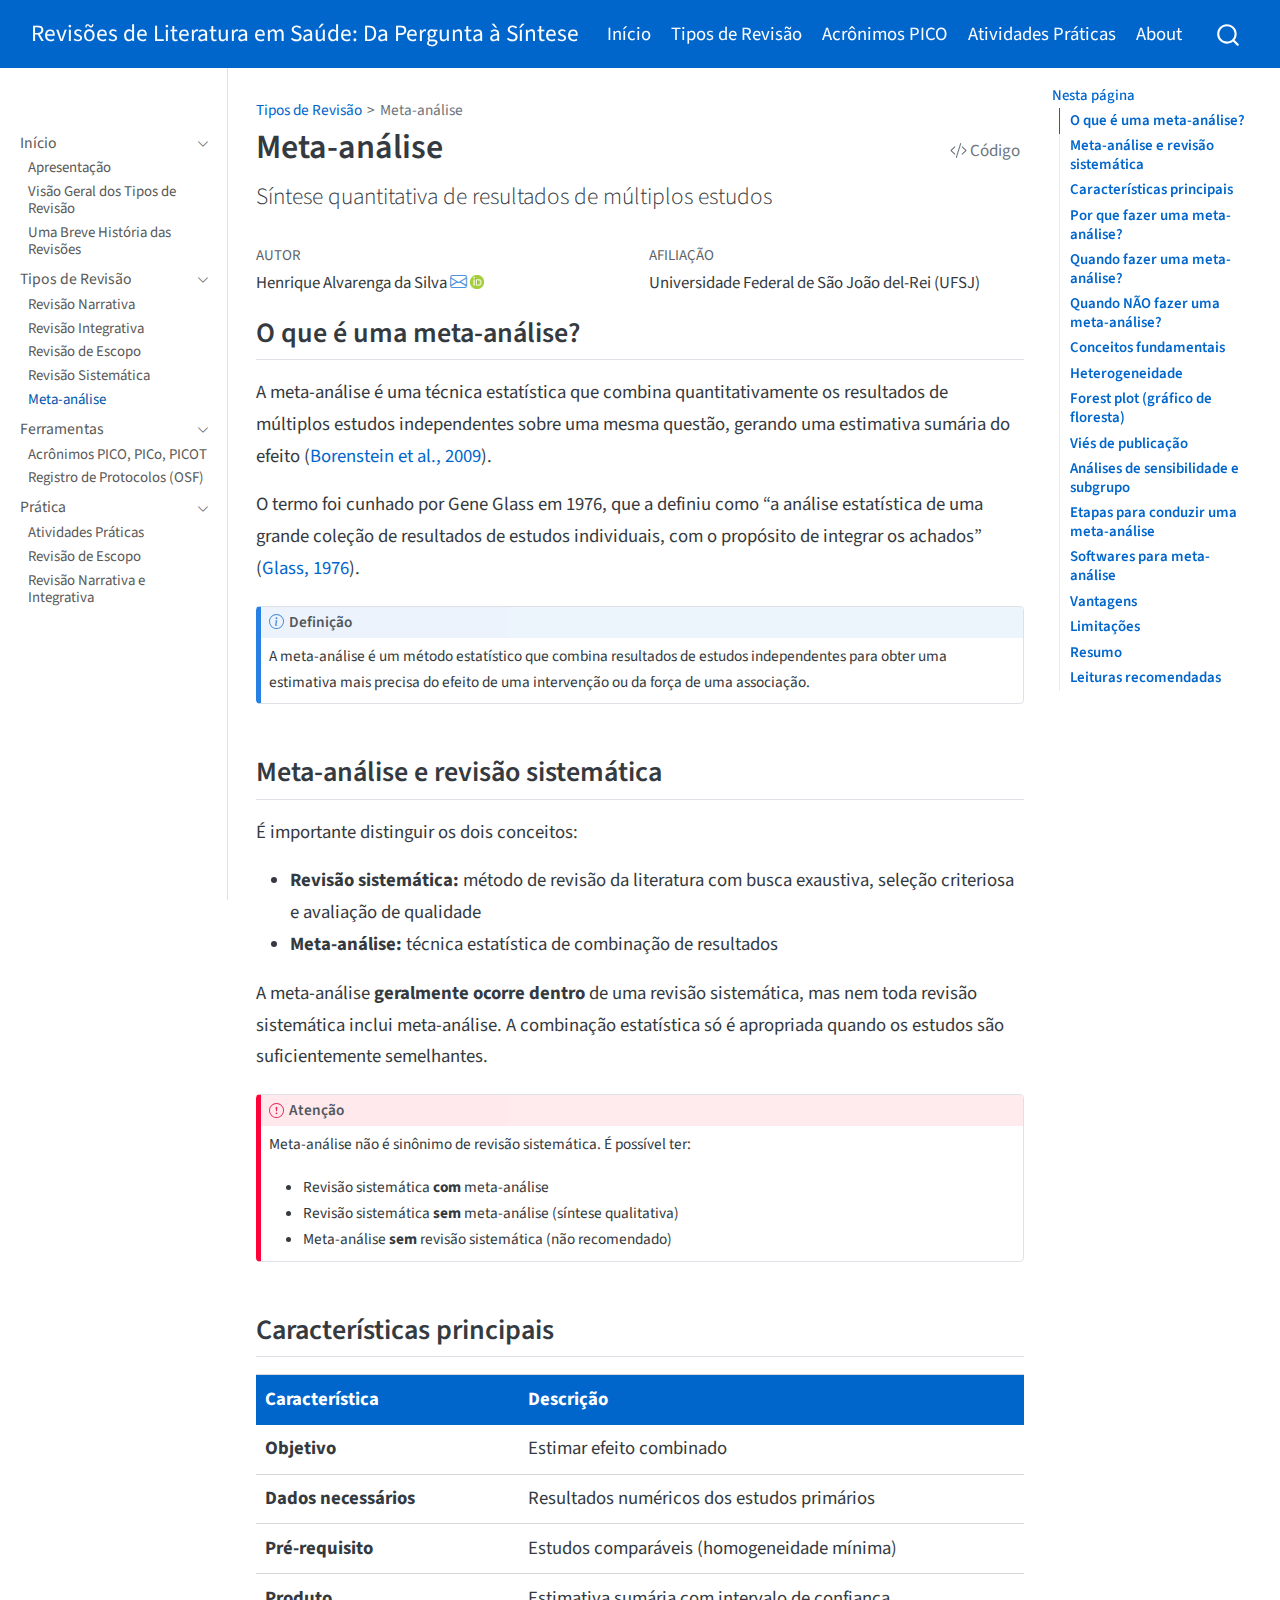
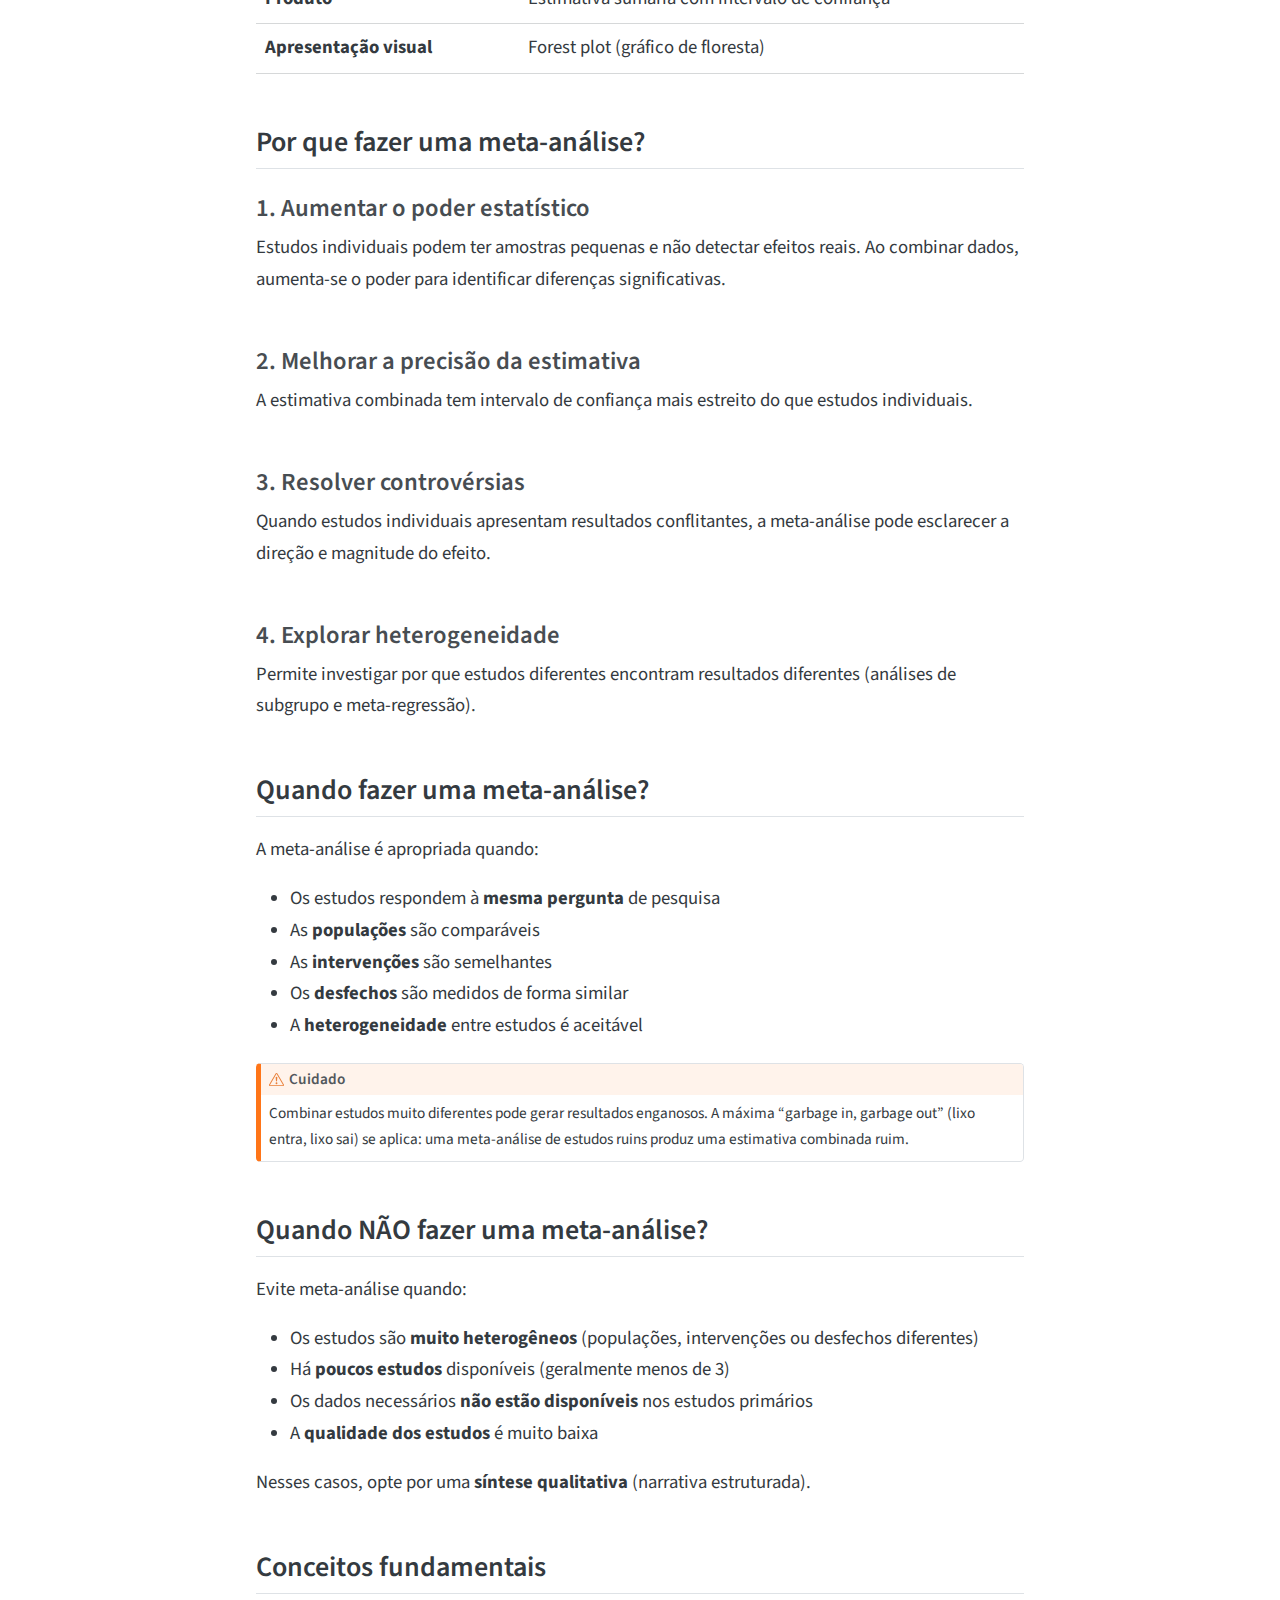
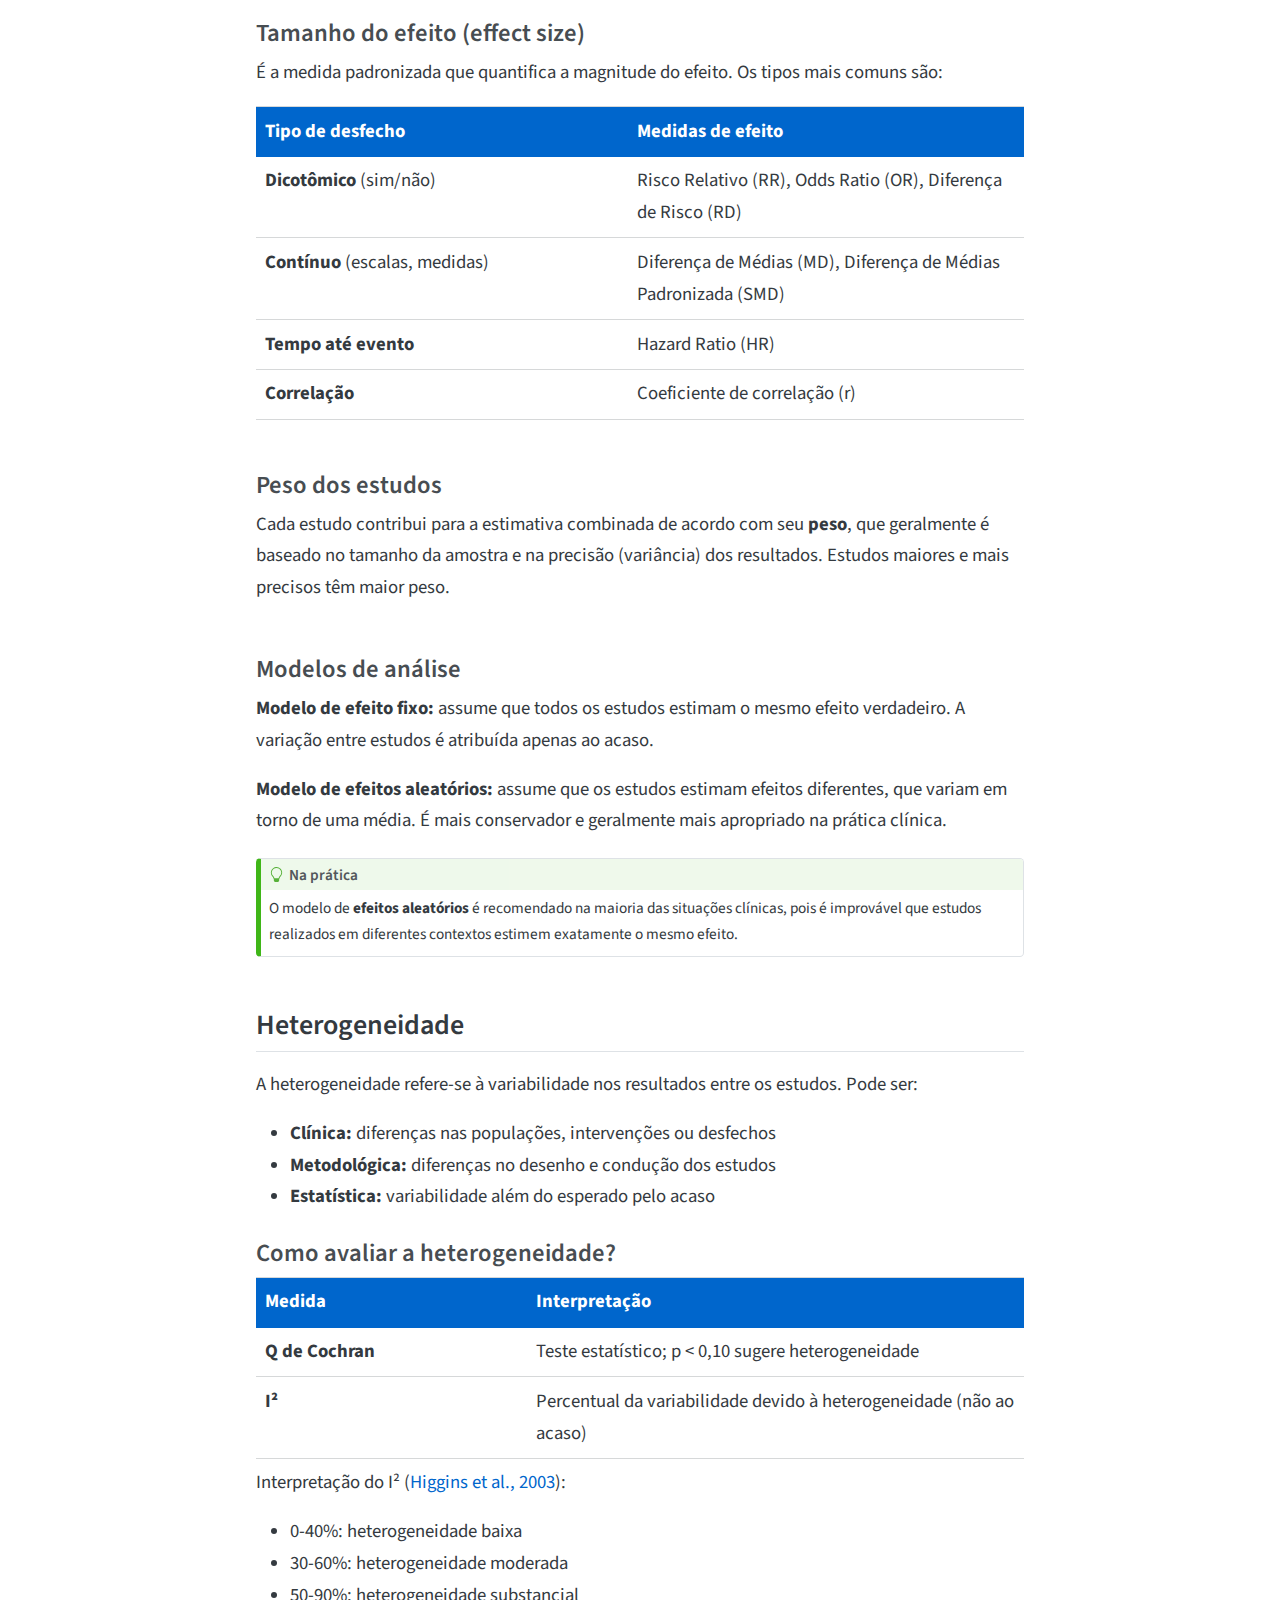
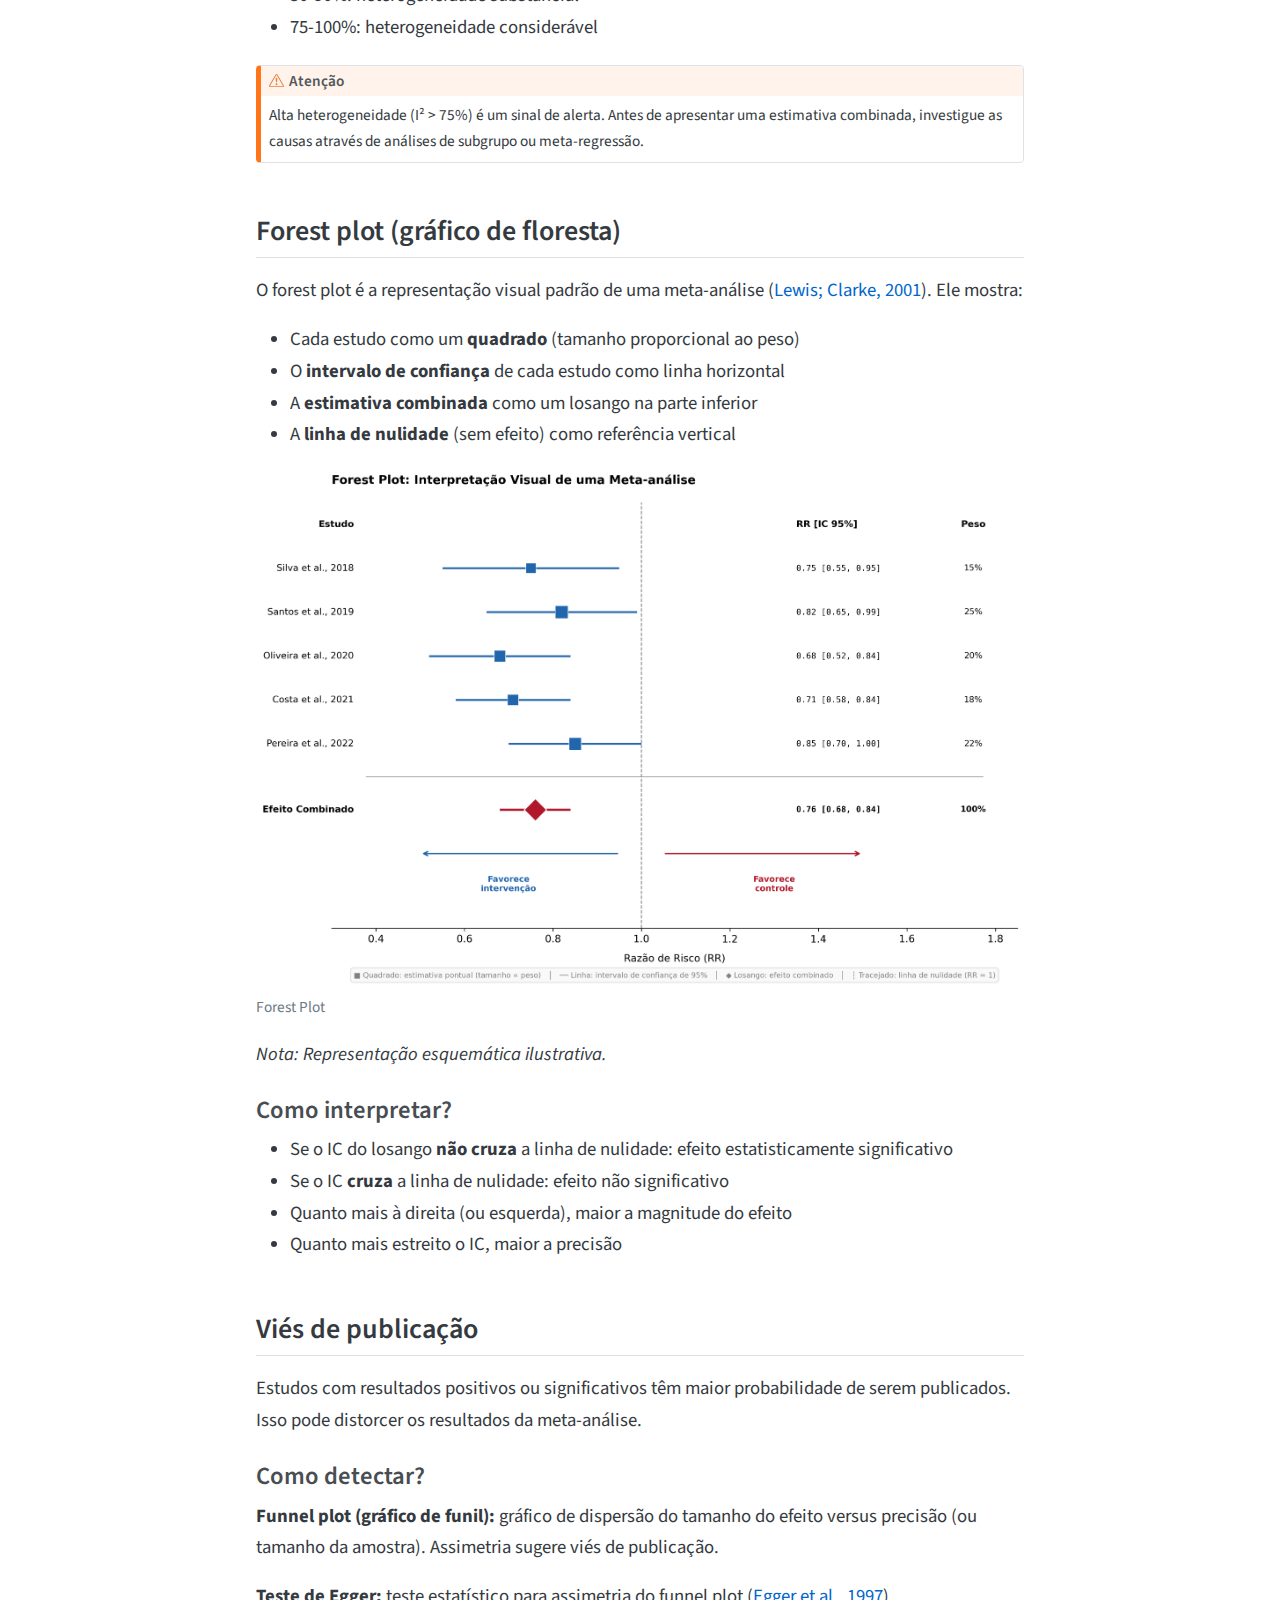
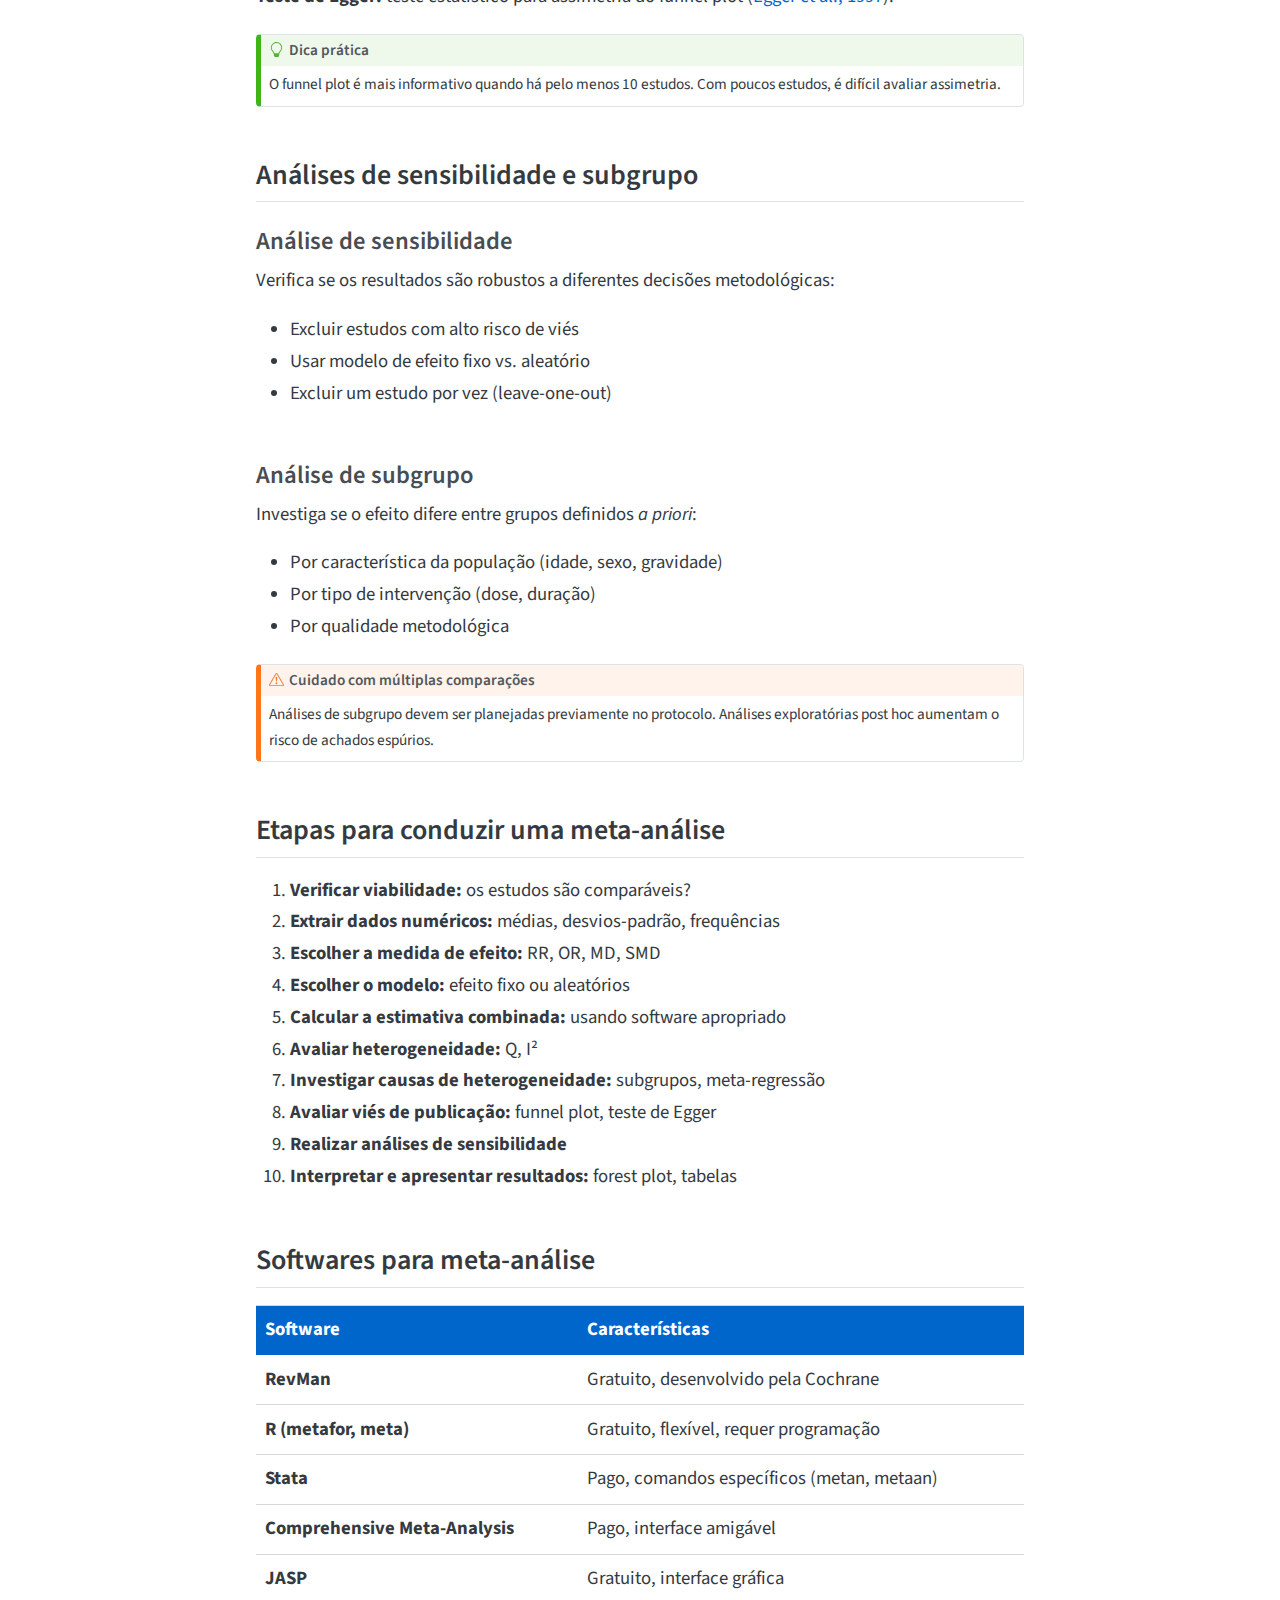
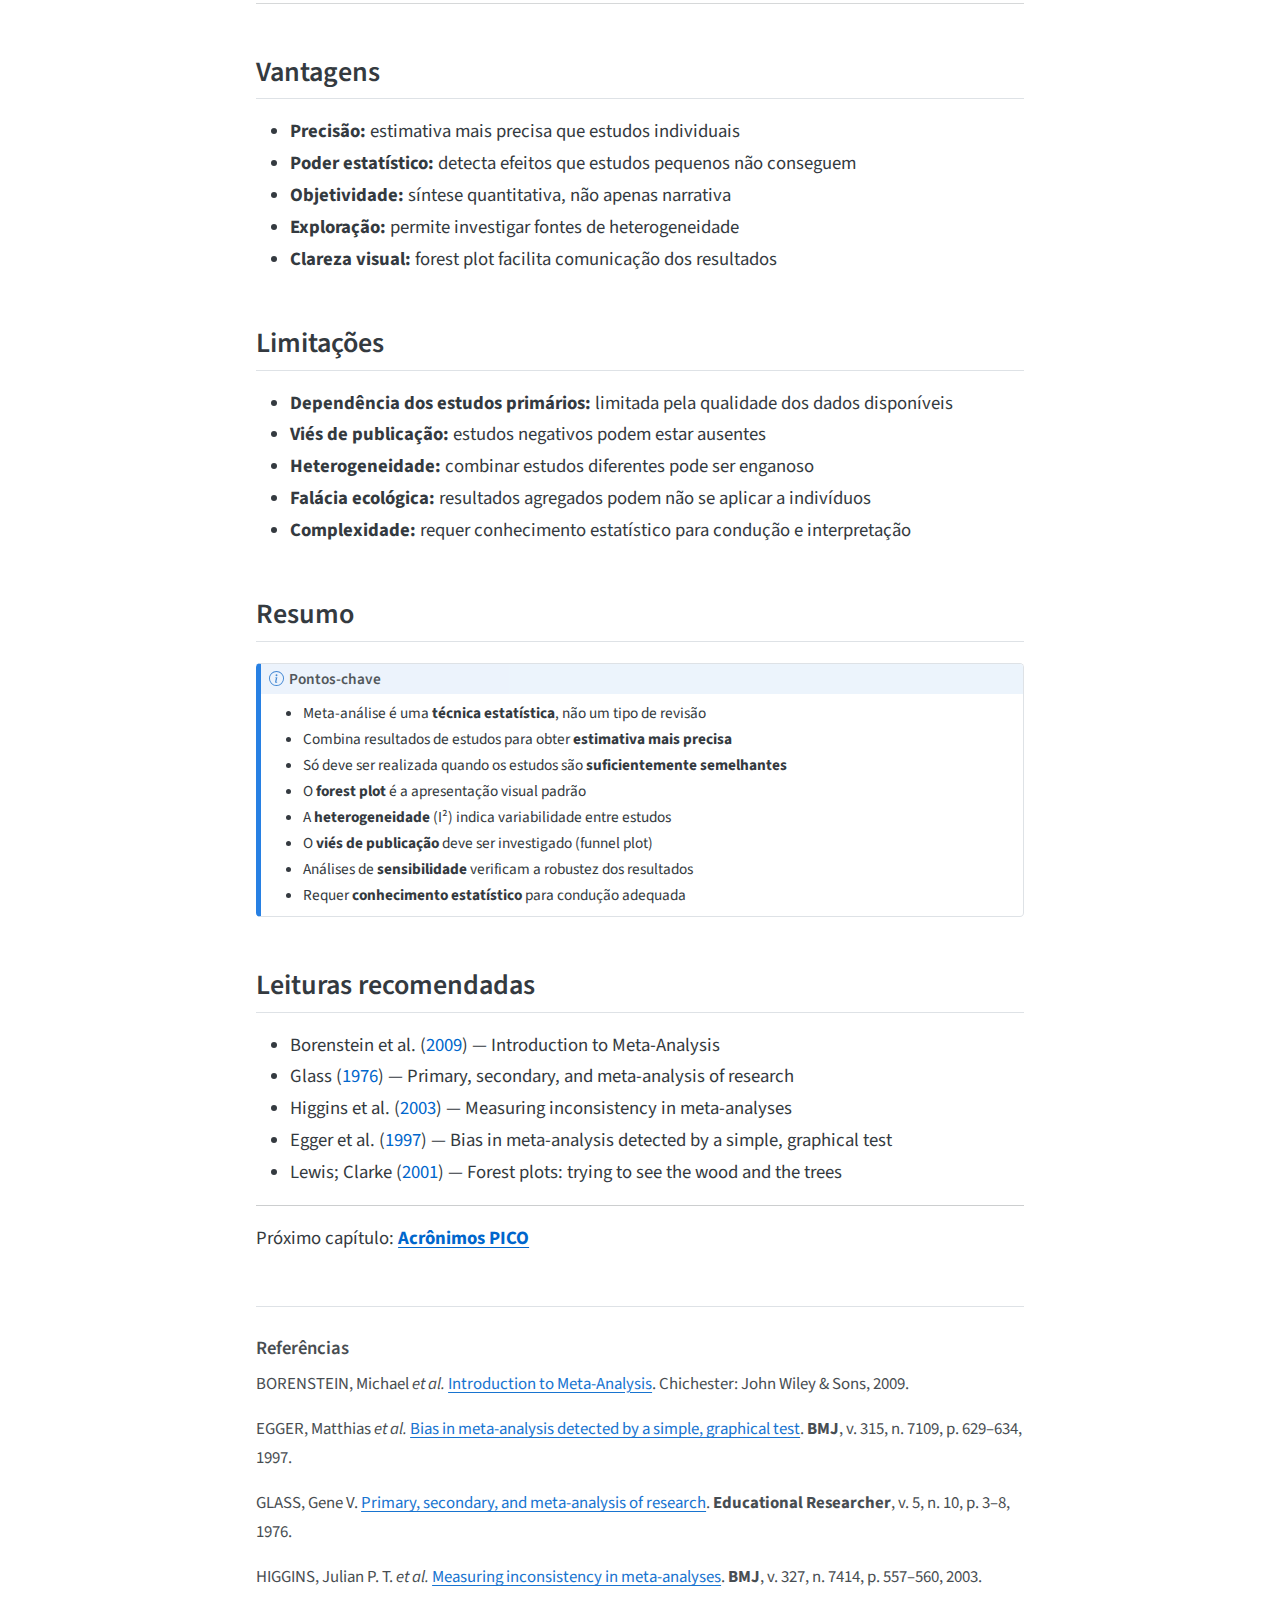
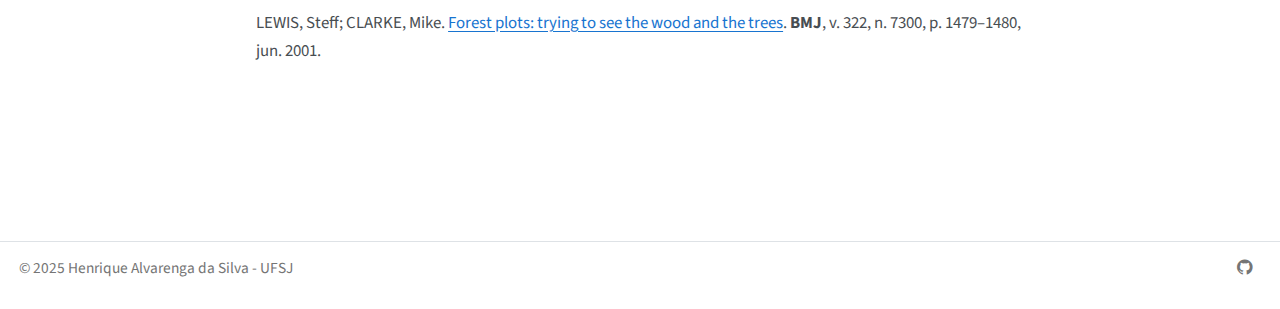
<file: docs/06-metanalise.html>
<!DOCTYPE html>
<html xmlns="http://www.w3.org/1999/xhtml" lang="pt-BR" xml:lang="pt-BR"><head>

<meta charset="utf-8">
<meta name="generator" content="quarto-1.8.26">

<meta name="viewport" content="width=device-width, initial-scale=1.0, user-scalable=yes">

<meta name="author" content="Henrique Alvarenga da Silva">

<title>Meta-análise – Revisões de Literatura em Saúde: Da Pergunta à Síntese</title>
<style>
code{white-space: pre-wrap;}
span.smallcaps{font-variant: small-caps;}
div.columns{display: flex; gap: min(4vw, 1.5em);}
div.column{flex: auto; overflow-x: auto;}
div.hanging-indent{margin-left: 1.5em; text-indent: -1.5em;}
ul.task-list{list-style: none;}
ul.task-list li input[type="checkbox"] {
  width: 0.8em;
  margin: 0 0.8em 0.2em -1em; /* quarto-specific, see https://github.com/quarto-dev/quarto-cli/issues/4556 */ 
  vertical-align: middle;
}
/* CSS for syntax highlighting */
html { -webkit-text-size-adjust: 100%; }
pre > code.sourceCode { white-space: pre; position: relative; }
pre > code.sourceCode > span { display: inline-block; line-height: 1.25; }
pre > code.sourceCode > span:empty { height: 1.2em; }
.sourceCode { overflow: visible; }
code.sourceCode > span { color: inherit; text-decoration: inherit; }
div.sourceCode { margin: 1em 0; }
pre.sourceCode { margin: 0; }
@media screen {
div.sourceCode { overflow: auto; }
}
@media print {
pre > code.sourceCode { white-space: pre-wrap; }
pre > code.sourceCode > span { text-indent: -5em; padding-left: 5em; }
}
pre.numberSource code
  { counter-reset: source-line 0; }
pre.numberSource code > span
  { position: relative; left: -4em; counter-increment: source-line; }
pre.numberSource code > span > a:first-child::before
  { content: counter(source-line);
    position: relative; left: -1em; text-align: right; vertical-align: baseline;
    border: none; display: inline-block;
    -webkit-touch-callout: none; -webkit-user-select: none;
    -khtml-user-select: none; -moz-user-select: none;
    -ms-user-select: none; user-select: none;
    padding: 0 4px; width: 4em;
  }
pre.numberSource { margin-left: 3em;  padding-left: 4px; }
div.sourceCode
  {   }
@media screen {
pre > code.sourceCode > span > a:first-child::before { text-decoration: underline; }
}
/* CSS for citations */
div.csl-bib-body { }
div.csl-entry {
  clear: both;
  margin-bottom: 1em;
}
.hanging-indent div.csl-entry {
  margin-left:2em;
  text-indent:-2em;
}
div.csl-left-margin {
  min-width:2em;
  float:left;
}
div.csl-right-inline {
  margin-left:2em;
  padding-left:1em;
}
div.csl-indent {
  margin-left: 2em;
}</style>


<script src="site_libs/quarto-nav/quarto-nav.js"></script>
<script src="site_libs/quarto-nav/headroom.min.js"></script>
<script src="site_libs/clipboard/clipboard.min.js"></script>
<script src="site_libs/quarto-search/autocomplete.umd.js"></script>
<script src="site_libs/quarto-search/fuse.min.js"></script>
<script src="site_libs/quarto-search/quarto-search.js"></script>
<meta name="quarto:offset" content="./">
<link href="./favicon.ico" rel="icon">
<script src="site_libs/quarto-html/quarto.js" type="module"></script>
<script src="site_libs/quarto-html/tabsets/tabsets.js" type="module"></script>
<script src="site_libs/quarto-html/axe/axe-check.js" type="module"></script>
<script src="site_libs/quarto-html/popper.min.js"></script>
<script src="site_libs/quarto-html/tippy.umd.min.js"></script>
<script src="site_libs/quarto-html/anchor.min.js"></script>
<link href="site_libs/quarto-html/tippy.css" rel="stylesheet">
<link href="site_libs/quarto-html/quarto-syntax-highlighting-587c61ba64f3a5504c4d52d930310e48.css" rel="stylesheet" id="quarto-text-highlighting-styles">
<script src="site_libs/bootstrap/bootstrap.min.js"></script>
<link href="site_libs/bootstrap/bootstrap-icons.css" rel="stylesheet">
<link href="site_libs/bootstrap/bootstrap-56346452e88ae1a5de58ede422006661.min.css" rel="stylesheet" append-hash="true" id="quarto-bootstrap" data-mode="light">
<script id="quarto-search-options" type="application/json">{
  "location": "navbar",
  "copy-button": false,
  "collapse-after": 3,
  "panel-placement": "end",
  "type": "overlay",
  "limit": 50,
  "keyboard-shortcut": [
    "f",
    "/",
    "s"
  ],
  "show-item-context": false,
  "language": {
    "search-no-results-text": "Nenhum resultado",
    "search-matching-documents-text": "documentos correspondentes",
    "search-copy-link-title": "Copiar link para a busca",
    "search-hide-matches-text": "Esconder correspondências adicionais",
    "search-more-match-text": "mais correspondência neste documento",
    "search-more-matches-text": "mais correspondências neste documento",
    "search-clear-button-title": "Limpar",
    "search-text-placeholder": "",
    "search-detached-cancel-button-title": "Cancelar",
    "search-submit-button-title": "Enviar",
    "search-label": "Procurar"
  }
}</script>
<style>html{ scroll-behavior: smooth; }</style>


<link rel="stylesheet" href="styles.css">
</head>

<body class="nav-sidebar docked nav-fixed quarto-light">

<div id="quarto-search-results"></div>
  <header id="quarto-header" class="headroom fixed-top">
    <nav class="navbar navbar-expand-lg " data-bs-theme="dark">
      <div class="navbar-container container-fluid">
      <div class="navbar-brand-container mx-auto">
    <a class="navbar-brand" href="./index.html">
    <span class="navbar-title">Revisões de Literatura em Saúde: Da Pergunta à Síntese</span>
    </a>
  </div>
            <div id="quarto-search" class="" title="Procurar"></div>
          <button class="navbar-toggler" type="button" data-bs-toggle="collapse" data-bs-target="#navbarCollapse" aria-controls="navbarCollapse" role="menu" aria-expanded="false" aria-label="Alternar de navegação" onclick="if (window.quartoToggleHeadroom) { window.quartoToggleHeadroom(); }">
  <span class="navbar-toggler-icon"></span>
</button>
          <div class="collapse navbar-collapse" id="navbarCollapse">
            <ul class="navbar-nav navbar-nav-scroll me-auto">
  <li class="nav-item">
    <a class="nav-link active" href="./index.html" aria-current="page"> 
<span class="menu-text">Início</span></a>
  </li>  
  <li class="nav-item">
    <a class="nav-link" href="./01-introducao.html"> 
<span class="menu-text">Tipos de Revisão</span></a>
  </li>  
  <li class="nav-item">
    <a class="nav-link" href="./07-acronimos-pico.html"> 
<span class="menu-text">Acrônimos PICO</span></a>
  </li>  
  <li class="nav-item">
    <a class="nav-link" href="./09-pratica-0.html"> 
<span class="menu-text">Atividades Práticas</span></a>
  </li>  
  <li class="nav-item">
    <a class="nav-link" href="./About.html"> 
<span class="menu-text">About</span></a>
  </li>  
</ul>
          </div> <!-- /navcollapse -->
            <div class="quarto-navbar-tools">
</div>
      </div> <!-- /container-fluid -->
    </nav>
  <nav class="quarto-secondary-nav">
    <div class="container-fluid d-flex">
      <button type="button" class="quarto-btn-toggle btn" data-bs-toggle="collapse" role="button" data-bs-target=".quarto-sidebar-collapse-item" aria-controls="quarto-sidebar" aria-expanded="false" aria-label="Alternar barra lateral" onclick="if (window.quartoToggleHeadroom) { window.quartoToggleHeadroom(); }">
        <i class="bi bi-layout-text-sidebar-reverse"></i>
      </button>
        <nav class="quarto-page-breadcrumbs" aria-label="breadcrumb"><ol class="breadcrumb"><li class="breadcrumb-item"><a href="./02-revisao-narrativa.html">Tipos de Revisão</a></li><li class="breadcrumb-item"><a href="./06-metanalise.html">Meta-análise</a></li></ol></nav>
        <a class="flex-grow-1" role="navigation" data-bs-toggle="collapse" data-bs-target=".quarto-sidebar-collapse-item" aria-controls="quarto-sidebar" aria-expanded="false" aria-label="Alternar barra lateral" onclick="if (window.quartoToggleHeadroom) { window.quartoToggleHeadroom(); }">      
        </a>
      <button type="button" class="btn quarto-search-button" aria-label="Procurar" onclick="window.quartoOpenSearch();">
        <i class="bi bi-search"></i>
      </button>
    </div>
  </nav>
</header>
<!-- content -->
<div id="quarto-content" class="quarto-container page-columns page-rows-contents page-layout-article page-navbar">
<!-- sidebar -->
  <nav id="quarto-sidebar" class="sidebar collapse collapse-horizontal quarto-sidebar-collapse-item sidebar-navigation docked overflow-auto">
        <div class="mt-2 flex-shrink-0 align-items-center">
        <div class="sidebar-search">
        <div id="quarto-search" class="" title="Procurar"></div>
        </div>
        </div>
    <div class="sidebar-menu-container"> 
    <ul class="list-unstyled mt-1">
        <li class="sidebar-item sidebar-item-section">
      <div class="sidebar-item-container"> 
            <a class="sidebar-item-text sidebar-link text-start" data-bs-toggle="collapse" data-bs-target="#quarto-sidebar-section-1" role="navigation" aria-expanded="true">
 <span class="menu-text">Início</span></a>
          <a class="sidebar-item-toggle text-start" data-bs-toggle="collapse" data-bs-target="#quarto-sidebar-section-1" role="navigation" aria-expanded="true" aria-label="Alternar seção">
            <i class="bi bi-chevron-right ms-2"></i>
          </a> 
      </div>
      <ul id="quarto-sidebar-section-1" class="collapse list-unstyled sidebar-section depth1 show">  
          <li class="sidebar-item">
  <div class="sidebar-item-container"> 
  <a href="./index.html" class="sidebar-item-text sidebar-link">
 <span class="menu-text">Apresentação</span></a>
  </div>
</li>
          <li class="sidebar-item">
  <div class="sidebar-item-container"> 
  <a href="./01-introducao.html" class="sidebar-item-text sidebar-link">
 <span class="menu-text">Visão Geral dos Tipos de Revisão</span></a>
  </div>
</li>
          <li class="sidebar-item">
  <div class="sidebar-item-container"> 
  <a href="./01.1-historia.html" class="sidebar-item-text sidebar-link">
 <span class="menu-text">Uma Breve História das Revisões</span></a>
  </div>
</li>
      </ul>
  </li>
        <li class="sidebar-item sidebar-item-section">
      <div class="sidebar-item-container"> 
            <a class="sidebar-item-text sidebar-link text-start" data-bs-toggle="collapse" data-bs-target="#quarto-sidebar-section-2" role="navigation" aria-expanded="true">
 <span class="menu-text">Tipos de Revisão</span></a>
          <a class="sidebar-item-toggle text-start" data-bs-toggle="collapse" data-bs-target="#quarto-sidebar-section-2" role="navigation" aria-expanded="true" aria-label="Alternar seção">
            <i class="bi bi-chevron-right ms-2"></i>
          </a> 
      </div>
      <ul id="quarto-sidebar-section-2" class="collapse list-unstyled sidebar-section depth1 show">  
          <li class="sidebar-item">
  <div class="sidebar-item-container"> 
  <a href="./02-revisao-narrativa.html" class="sidebar-item-text sidebar-link">
 <span class="menu-text">Revisão Narrativa</span></a>
  </div>
</li>
          <li class="sidebar-item">
  <div class="sidebar-item-container"> 
  <a href="./03-revisao-integrativa.html" class="sidebar-item-text sidebar-link">
 <span class="menu-text">Revisão Integrativa</span></a>
  </div>
</li>
          <li class="sidebar-item">
  <div class="sidebar-item-container"> 
  <a href="./04-revisao-escopo.html" class="sidebar-item-text sidebar-link">
 <span class="menu-text">Revisão de Escopo</span></a>
  </div>
</li>
          <li class="sidebar-item">
  <div class="sidebar-item-container"> 
  <a href="./05-revisao-sistematica.html" class="sidebar-item-text sidebar-link">
 <span class="menu-text">Revisão Sistemática</span></a>
  </div>
</li>
          <li class="sidebar-item">
  <div class="sidebar-item-container"> 
  <a href="./06-metanalise.html" class="sidebar-item-text sidebar-link active">
 <span class="menu-text">Meta-análise</span></a>
  </div>
</li>
      </ul>
  </li>
        <li class="sidebar-item sidebar-item-section">
      <div class="sidebar-item-container"> 
            <a class="sidebar-item-text sidebar-link text-start" data-bs-toggle="collapse" data-bs-target="#quarto-sidebar-section-3" role="navigation" aria-expanded="true">
 <span class="menu-text">Ferramentas</span></a>
          <a class="sidebar-item-toggle text-start" data-bs-toggle="collapse" data-bs-target="#quarto-sidebar-section-3" role="navigation" aria-expanded="true" aria-label="Alternar seção">
            <i class="bi bi-chevron-right ms-2"></i>
          </a> 
      </div>
      <ul id="quarto-sidebar-section-3" class="collapse list-unstyled sidebar-section depth1 show">  
          <li class="sidebar-item">
  <div class="sidebar-item-container"> 
  <a href="./07-acronimos-pico.html" class="sidebar-item-text sidebar-link">
 <span class="menu-text">Acrônimos PICO, PICo, PICOT</span></a>
  </div>
</li>
          <li class="sidebar-item">
  <div class="sidebar-item-container"> 
  <a href="./08-registro-osf.html" class="sidebar-item-text sidebar-link">
 <span class="menu-text">Registro de Protocolos (OSF)</span></a>
  </div>
</li>
      </ul>
  </li>
        <li class="sidebar-item sidebar-item-section">
      <div class="sidebar-item-container"> 
            <a class="sidebar-item-text sidebar-link text-start" data-bs-toggle="collapse" data-bs-target="#quarto-sidebar-section-4" role="navigation" aria-expanded="true">
 <span class="menu-text">Prática</span></a>
          <a class="sidebar-item-toggle text-start" data-bs-toggle="collapse" data-bs-target="#quarto-sidebar-section-4" role="navigation" aria-expanded="true" aria-label="Alternar seção">
            <i class="bi bi-chevron-right ms-2"></i>
          </a> 
      </div>
      <ul id="quarto-sidebar-section-4" class="collapse list-unstyled sidebar-section depth1 show">  
          <li class="sidebar-item">
  <div class="sidebar-item-container"> 
  <a href="./09-pratica-0.html" class="sidebar-item-text sidebar-link">
 <span class="menu-text">Atividades Práticas</span></a>
  </div>
</li>
          <li class="sidebar-item">
  <div class="sidebar-item-container"> 
  <a href="./09-pratica-1.html" class="sidebar-item-text sidebar-link">
 <span class="menu-text">Revisão de Escopo</span></a>
  </div>
</li>
          <li class="sidebar-item">
  <div class="sidebar-item-container"> 
  <a href="./09-pratica-2.html" class="sidebar-item-text sidebar-link">
 <span class="menu-text">Revisão Narrativa e Integrativa</span></a>
  </div>
</li>
      </ul>
  </li>
    </ul>
    </div>
</nav>
<div id="quarto-sidebar-glass" class="quarto-sidebar-collapse-item" data-bs-toggle="collapse" data-bs-target=".quarto-sidebar-collapse-item"></div>
<!-- margin-sidebar -->
    <div id="quarto-margin-sidebar" class="sidebar margin-sidebar">
        <nav id="TOC" role="doc-toc" class="toc-active">
    <h2 id="toc-title">Nesta página</h2>
   
  <ul>
  <li><a href="#o-que-é-uma-meta-análise" id="toc-o-que-é-uma-meta-análise" class="nav-link active" data-scroll-target="#o-que-é-uma-meta-análise">O que é uma meta-análise?</a></li>
  <li><a href="#meta-análise-e-revisão-sistemática" id="toc-meta-análise-e-revisão-sistemática" class="nav-link" data-scroll-target="#meta-análise-e-revisão-sistemática">Meta-análise e revisão sistemática</a></li>
  <li><a href="#características-principais" id="toc-características-principais" class="nav-link" data-scroll-target="#características-principais">Características principais</a></li>
  <li><a href="#por-que-fazer-uma-meta-análise" id="toc-por-que-fazer-uma-meta-análise" class="nav-link" data-scroll-target="#por-que-fazer-uma-meta-análise">Por que fazer uma meta-análise?</a>
  <ul class="collapse">
  <li><a href="#aumentar-o-poder-estatístico" id="toc-aumentar-o-poder-estatístico" class="nav-link" data-scroll-target="#aumentar-o-poder-estatístico">1. Aumentar o poder estatístico</a></li>
  <li><a href="#melhorar-a-precisão-da-estimativa" id="toc-melhorar-a-precisão-da-estimativa" class="nav-link" data-scroll-target="#melhorar-a-precisão-da-estimativa">2. Melhorar a precisão da estimativa</a></li>
  <li><a href="#resolver-controvérsias" id="toc-resolver-controvérsias" class="nav-link" data-scroll-target="#resolver-controvérsias">3. Resolver controvérsias</a></li>
  <li><a href="#explorar-heterogeneidade" id="toc-explorar-heterogeneidade" class="nav-link" data-scroll-target="#explorar-heterogeneidade">4. Explorar heterogeneidade</a></li>
  </ul></li>
  <li><a href="#quando-fazer-uma-meta-análise" id="toc-quando-fazer-uma-meta-análise" class="nav-link" data-scroll-target="#quando-fazer-uma-meta-análise">Quando fazer uma meta-análise?</a></li>
  <li><a href="#quando-não-fazer-uma-meta-análise" id="toc-quando-não-fazer-uma-meta-análise" class="nav-link" data-scroll-target="#quando-não-fazer-uma-meta-análise">Quando NÃO fazer uma meta-análise?</a></li>
  <li><a href="#conceitos-fundamentais" id="toc-conceitos-fundamentais" class="nav-link" data-scroll-target="#conceitos-fundamentais">Conceitos fundamentais</a>
  <ul class="collapse">
  <li><a href="#tamanho-do-efeito-effect-size" id="toc-tamanho-do-efeito-effect-size" class="nav-link" data-scroll-target="#tamanho-do-efeito-effect-size">Tamanho do efeito (effect size)</a></li>
  <li><a href="#peso-dos-estudos" id="toc-peso-dos-estudos" class="nav-link" data-scroll-target="#peso-dos-estudos">Peso dos estudos</a></li>
  <li><a href="#modelos-de-análise" id="toc-modelos-de-análise" class="nav-link" data-scroll-target="#modelos-de-análise">Modelos de análise</a></li>
  </ul></li>
  <li><a href="#heterogeneidade" id="toc-heterogeneidade" class="nav-link" data-scroll-target="#heterogeneidade">Heterogeneidade</a>
  <ul class="collapse">
  <li><a href="#como-avaliar-a-heterogeneidade" id="toc-como-avaliar-a-heterogeneidade" class="nav-link" data-scroll-target="#como-avaliar-a-heterogeneidade">Como avaliar a heterogeneidade?</a></li>
  </ul></li>
  <li><a href="#forest-plot-gráfico-de-floresta" id="toc-forest-plot-gráfico-de-floresta" class="nav-link" data-scroll-target="#forest-plot-gráfico-de-floresta">Forest plot (gráfico de floresta)</a>
  <ul class="collapse">
  <li><a href="#como-interpretar" id="toc-como-interpretar" class="nav-link" data-scroll-target="#como-interpretar">Como interpretar?</a></li>
  </ul></li>
  <li><a href="#viés-de-publicação" id="toc-viés-de-publicação" class="nav-link" data-scroll-target="#viés-de-publicação">Viés de publicação</a>
  <ul class="collapse">
  <li><a href="#como-detectar" id="toc-como-detectar" class="nav-link" data-scroll-target="#como-detectar">Como detectar?</a></li>
  </ul></li>
  <li><a href="#análises-de-sensibilidade-e-subgrupo" id="toc-análises-de-sensibilidade-e-subgrupo" class="nav-link" data-scroll-target="#análises-de-sensibilidade-e-subgrupo">Análises de sensibilidade e subgrupo</a>
  <ul class="collapse">
  <li><a href="#análise-de-sensibilidade" id="toc-análise-de-sensibilidade" class="nav-link" data-scroll-target="#análise-de-sensibilidade">Análise de sensibilidade</a></li>
  <li><a href="#análise-de-subgrupo" id="toc-análise-de-subgrupo" class="nav-link" data-scroll-target="#análise-de-subgrupo">Análise de subgrupo</a></li>
  </ul></li>
  <li><a href="#etapas-para-conduzir-uma-meta-análise" id="toc-etapas-para-conduzir-uma-meta-análise" class="nav-link" data-scroll-target="#etapas-para-conduzir-uma-meta-análise">Etapas para conduzir uma meta-análise</a></li>
  <li><a href="#softwares-para-meta-análise" id="toc-softwares-para-meta-análise" class="nav-link" data-scroll-target="#softwares-para-meta-análise">Softwares para meta-análise</a></li>
  <li><a href="#vantagens" id="toc-vantagens" class="nav-link" data-scroll-target="#vantagens">Vantagens</a></li>
  <li><a href="#limitações" id="toc-limitações" class="nav-link" data-scroll-target="#limitações">Limitações</a></li>
  <li><a href="#resumo" id="toc-resumo" class="nav-link" data-scroll-target="#resumo">Resumo</a></li>
  <li><a href="#leituras-recomendadas" id="toc-leituras-recomendadas" class="nav-link" data-scroll-target="#leituras-recomendadas">Leituras recomendadas</a></li>
  </ul>
</nav>
    </div>
<!-- main -->
<main class="content" id="quarto-document-content">

<header id="title-block-header" class="quarto-title-block default"><nav class="quarto-page-breadcrumbs quarto-title-breadcrumbs d-none d-lg-block" aria-label="breadcrumb"><ol class="breadcrumb"><li class="breadcrumb-item"><a href="./02-revisao-narrativa.html">Tipos de Revisão</a></li><li class="breadcrumb-item"><a href="./06-metanalise.html">Meta-análise</a></li></ol></nav>
<div class="quarto-title">
<div class="quarto-title-block"><div><h1 class="title">Meta-análise</h1><button type="button" class="btn code-tools-button" id="quarto-code-tools-source"><i class="bi"></i> Código</button></div></div>
<p class="subtitle lead">Síntese quantitativa de resultados de múltiplos estudos</p>
</div>


<div class="quarto-title-meta-author">
  <div class="quarto-title-meta-heading">Autor</div>
  <div class="quarto-title-meta-heading">Afiliação</div>
  
    <div class="quarto-title-meta-contents">
    <p class="author">Henrique Alvarenga da Silva <a href="mailto:henriquealvarenga@ufsj.edu.br" class="quarto-title-author-email"><i class="bi bi-envelope"></i></a> <a href="https://orcid.org/0000-0001-9799-5240" class="quarto-title-author-orcid"> <img src="[data-uri]"></a></p>
  </div>
  <div class="quarto-title-meta-contents">
        <p class="affiliation">
            Universidade Federal de São João del-Rei (UFSJ)
          </p>
      </div>
  </div>

<div class="quarto-title-meta">

      
  
    
  </div>
  


</header>


<section id="o-que-é-uma-meta-análise" class="level2">
<h2 class="anchored" data-anchor-id="o-que-é-uma-meta-análise">O que é uma meta-análise?</h2>
<p>A meta-análise é uma técnica estatística que combina quantitativamente os resultados de múltiplos estudos independentes sobre uma mesma questão, gerando uma estimativa sumária do efeito <span class="citation" data-cites="borenstein2009">(<a href="#ref-borenstein2009" role="doc-biblioref">Borenstein et al., 2009</a>)</span>.</p>
<p>O termo foi cunhado por Gene Glass em 1976, que a definiu como “a análise estatística de uma grande coleção de resultados de estudos individuais, com o propósito de integrar os achados” <span class="citation" data-cites="glass1976">(<a href="#ref-glass1976" role="doc-biblioref">Glass, 1976</a>)</span>.</p>
<div class="callout callout-style-default callout-note callout-titled">
<div class="callout-header d-flex align-content-center">
<div class="callout-icon-container">
<i class="callout-icon"></i>
</div>
<div class="callout-title-container flex-fill">
<span class="screen-reader-only">Nota</span>Definição
</div>
</div>
<div class="callout-body-container callout-body">
<p>A meta-análise é um método estatístico que combina resultados de estudos independentes para obter uma estimativa mais precisa do efeito de uma intervenção ou da força de uma associação.</p>
</div>
</div>
</section>
<section id="meta-análise-e-revisão-sistemática" class="level2">
<h2 class="anchored" data-anchor-id="meta-análise-e-revisão-sistemática">Meta-análise e revisão sistemática</h2>
<p>É importante distinguir os dois conceitos:</p>
<ul>
<li><strong>Revisão sistemática:</strong> método de revisão da literatura com busca exaustiva, seleção criteriosa e avaliação de qualidade</li>
<li><strong>Meta-análise:</strong> técnica estatística de combinação de resultados</li>
</ul>
<p>A meta-análise <strong>geralmente ocorre dentro</strong> de uma revisão sistemática, mas nem toda revisão sistemática inclui meta-análise. A combinação estatística só é apropriada quando os estudos são suficientemente semelhantes.</p>
<div class="callout callout-style-default callout-important callout-titled">
<div class="callout-header d-flex align-content-center">
<div class="callout-icon-container">
<i class="callout-icon"></i>
</div>
<div class="callout-title-container flex-fill">
<span class="screen-reader-only">Importante</span>Atenção
</div>
</div>
<div class="callout-body-container callout-body">
<p>Meta-análise não é sinônimo de revisão sistemática. É possível ter:</p>
<ul>
<li>Revisão sistemática <strong>com</strong> meta-análise</li>
<li>Revisão sistemática <strong>sem</strong> meta-análise (síntese qualitativa)</li>
<li>Meta-análise <strong>sem</strong> revisão sistemática (não recomendado)</li>
</ul>
</div>
</div>
</section>
<section id="características-principais" class="level2">
<h2 class="anchored" data-anchor-id="características-principais">Características principais</h2>
<table class="caption-top table">
<colgroup>
<col style="width: 34%">
<col style="width: 65%">
</colgroup>
<thead>
<tr class="header">
<th>Característica</th>
<th>Descrição</th>
</tr>
</thead>
<tbody>
<tr class="odd">
<td><strong>Objetivo</strong></td>
<td>Estimar efeito combinado</td>
</tr>
<tr class="even">
<td><strong>Dados necessários</strong></td>
<td>Resultados numéricos dos estudos primários</td>
</tr>
<tr class="odd">
<td><strong>Pré-requisito</strong></td>
<td>Estudos comparáveis (homogeneidade mínima)</td>
</tr>
<tr class="even">
<td><strong>Produto</strong></td>
<td>Estimativa sumária com intervalo de confiança</td>
</tr>
<tr class="odd">
<td><strong>Apresentação visual</strong></td>
<td>Forest plot (gráfico de floresta)</td>
</tr>
</tbody>
</table>
</section>
<section id="por-que-fazer-uma-meta-análise" class="level2">
<h2 class="anchored" data-anchor-id="por-que-fazer-uma-meta-análise">Por que fazer uma meta-análise?</h2>
<section id="aumentar-o-poder-estatístico" class="level3">
<h3 class="anchored" data-anchor-id="aumentar-o-poder-estatístico">1. Aumentar o poder estatístico</h3>
<p>Estudos individuais podem ter amostras pequenas e não detectar efeitos reais. Ao combinar dados, aumenta-se o poder para identificar diferenças significativas.</p>
</section>
<section id="melhorar-a-precisão-da-estimativa" class="level3">
<h3 class="anchored" data-anchor-id="melhorar-a-precisão-da-estimativa">2. Melhorar a precisão da estimativa</h3>
<p>A estimativa combinada tem intervalo de confiança mais estreito do que estudos individuais.</p>
</section>
<section id="resolver-controvérsias" class="level3">
<h3 class="anchored" data-anchor-id="resolver-controvérsias">3. Resolver controvérsias</h3>
<p>Quando estudos individuais apresentam resultados conflitantes, a meta-análise pode esclarecer a direção e magnitude do efeito.</p>
</section>
<section id="explorar-heterogeneidade" class="level3">
<h3 class="anchored" data-anchor-id="explorar-heterogeneidade">4. Explorar heterogeneidade</h3>
<p>Permite investigar por que estudos diferentes encontram resultados diferentes (análises de subgrupo e meta-regressão).</p>
</section>
</section>
<section id="quando-fazer-uma-meta-análise" class="level2">
<h2 class="anchored" data-anchor-id="quando-fazer-uma-meta-análise">Quando fazer uma meta-análise?</h2>
<p>A meta-análise é apropriada quando:</p>
<ul>
<li>Os estudos respondem à <strong>mesma pergunta</strong> de pesquisa</li>
<li>As <strong>populações</strong> são comparáveis</li>
<li>As <strong>intervenções</strong> são semelhantes</li>
<li>Os <strong>desfechos</strong> são medidos de forma similar</li>
<li>A <strong>heterogeneidade</strong> entre estudos é aceitável</li>
</ul>
<div class="callout callout-style-default callout-warning callout-titled">
<div class="callout-header d-flex align-content-center">
<div class="callout-icon-container">
<i class="callout-icon"></i>
</div>
<div class="callout-title-container flex-fill">
<span class="screen-reader-only">Aviso</span>Cuidado
</div>
</div>
<div class="callout-body-container callout-body">
<p>Combinar estudos muito diferentes pode gerar resultados enganosos. A máxima “garbage in, garbage out” (lixo entra, lixo sai) se aplica: uma meta-análise de estudos ruins produz uma estimativa combinada ruim.</p>
</div>
</div>
</section>
<section id="quando-não-fazer-uma-meta-análise" class="level2">
<h2 class="anchored" data-anchor-id="quando-não-fazer-uma-meta-análise">Quando NÃO fazer uma meta-análise?</h2>
<p>Evite meta-análise quando:</p>
<ul>
<li>Os estudos são <strong>muito heterogêneos</strong> (populações, intervenções ou desfechos diferentes)</li>
<li>Há <strong>poucos estudos</strong> disponíveis (geralmente menos de 3)</li>
<li>Os dados necessários <strong>não estão disponíveis</strong> nos estudos primários</li>
<li>A <strong>qualidade dos estudos</strong> é muito baixa</li>
</ul>
<p>Nesses casos, opte por uma <strong>síntese qualitativa</strong> (narrativa estruturada).</p>
</section>
<section id="conceitos-fundamentais" class="level2">
<h2 class="anchored" data-anchor-id="conceitos-fundamentais">Conceitos fundamentais</h2>
<section id="tamanho-do-efeito-effect-size" class="level3">
<h3 class="anchored" data-anchor-id="tamanho-do-efeito-effect-size">Tamanho do efeito (effect size)</h3>
<p>É a medida padronizada que quantifica a magnitude do efeito. Os tipos mais comuns são:</p>
<table class="caption-top table">
<colgroup>
<col style="width: 48%">
<col style="width: 51%">
</colgroup>
<thead>
<tr class="header">
<th>Tipo de desfecho</th>
<th>Medidas de efeito</th>
</tr>
</thead>
<tbody>
<tr class="odd">
<td><strong>Dicotômico</strong> (sim/não)</td>
<td>Risco Relativo (RR), Odds Ratio (OR), Diferença de Risco (RD)</td>
</tr>
<tr class="even">
<td><strong>Contínuo</strong> (escalas, medidas)</td>
<td>Diferença de Médias (MD), Diferença de Médias Padronizada (SMD)</td>
</tr>
<tr class="odd">
<td><strong>Tempo até evento</strong></td>
<td>Hazard Ratio (HR)</td>
</tr>
<tr class="even">
<td><strong>Correlação</strong></td>
<td>Coeficiente de correlação (r)</td>
</tr>
</tbody>
</table>
</section>
<section id="peso-dos-estudos" class="level3">
<h3 class="anchored" data-anchor-id="peso-dos-estudos">Peso dos estudos</h3>
<p>Cada estudo contribui para a estimativa combinada de acordo com seu <strong>peso</strong>, que geralmente é baseado no tamanho da amostra e na precisão (variância) dos resultados. Estudos maiores e mais precisos têm maior peso.</p>
</section>
<section id="modelos-de-análise" class="level3">
<h3 class="anchored" data-anchor-id="modelos-de-análise">Modelos de análise</h3>
<p><strong>Modelo de efeito fixo:</strong> assume que todos os estudos estimam o mesmo efeito verdadeiro. A variação entre estudos é atribuída apenas ao acaso.</p>
<p><strong>Modelo de efeitos aleatórios:</strong> assume que os estudos estimam efeitos diferentes, que variam em torno de uma média. É mais conservador e geralmente mais apropriado na prática clínica.</p>
<div class="callout callout-style-default callout-tip callout-titled">
<div class="callout-header d-flex align-content-center">
<div class="callout-icon-container">
<i class="callout-icon"></i>
</div>
<div class="callout-title-container flex-fill">
<span class="screen-reader-only">Dica</span>Na prática
</div>
</div>
<div class="callout-body-container callout-body">
<p>O modelo de <strong>efeitos aleatórios</strong> é recomendado na maioria das situações clínicas, pois é improvável que estudos realizados em diferentes contextos estimem exatamente o mesmo efeito.</p>
</div>
</div>
</section>
</section>
<section id="heterogeneidade" class="level2">
<h2 class="anchored" data-anchor-id="heterogeneidade">Heterogeneidade</h2>
<p>A heterogeneidade refere-se à variabilidade nos resultados entre os estudos. Pode ser:</p>
<ul>
<li><strong>Clínica:</strong> diferenças nas populações, intervenções ou desfechos</li>
<li><strong>Metodológica:</strong> diferenças no desenho e condução dos estudos</li>
<li><strong>Estatística:</strong> variabilidade além do esperado pelo acaso</li>
</ul>
<section id="como-avaliar-a-heterogeneidade" class="level3">
<h3 class="anchored" data-anchor-id="como-avaliar-a-heterogeneidade">Como avaliar a heterogeneidade?</h3>
<table class="caption-top table">
<colgroup>
<col style="width: 35%">
<col style="width: 64%">
</colgroup>
<thead>
<tr class="header">
<th>Medida</th>
<th>Interpretação</th>
</tr>
</thead>
<tbody>
<tr class="odd">
<td><strong>Q de Cochran</strong></td>
<td>Teste estatístico; p &lt; 0,10 sugere heterogeneidade</td>
</tr>
<tr class="even">
<td><strong>I²</strong></td>
<td>Percentual da variabilidade devido à heterogeneidade (não ao acaso)</td>
</tr>
</tbody>
</table>
<p>Interpretação do I² <span class="citation" data-cites="higgins2003">(<a href="#ref-higgins2003" role="doc-biblioref">Higgins et al., 2003</a>)</span>:</p>
<ul>
<li>0-40%: heterogeneidade baixa</li>
<li>30-60%: heterogeneidade moderada</li>
<li>50-90%: heterogeneidade substancial</li>
<li>75-100%: heterogeneidade considerável</li>
</ul>
<div class="callout callout-style-default callout-warning callout-titled">
<div class="callout-header d-flex align-content-center">
<div class="callout-icon-container">
<i class="callout-icon"></i>
</div>
<div class="callout-title-container flex-fill">
<span class="screen-reader-only">Aviso</span>Atenção
</div>
</div>
<div class="callout-body-container callout-body">
<p>Alta heterogeneidade (I² &gt; 75%) é um sinal de alerta. Antes de apresentar uma estimativa combinada, investigue as causas através de análises de subgrupo ou meta-regressão.</p>
</div>
</div>
</section>
</section>
<section id="forest-plot-gráfico-de-floresta" class="level2">
<h2 class="anchored" data-anchor-id="forest-plot-gráfico-de-floresta">Forest plot (gráfico de floresta)</h2>
<p>O forest plot é a representação visual padrão de uma meta-análise <span class="citation" data-cites="lewis2001">(<a href="#ref-lewis2001" role="doc-biblioref">Lewis; Clarke, 2001</a>)</span>. Ele mostra:</p>
<ul>
<li>Cada estudo como um <strong>quadrado</strong> (tamanho proporcional ao peso)</li>
<li>O <strong>intervalo de confiança</strong> de cada estudo como linha horizontal</li>
<li>A <strong>estimativa combinada</strong> como um losango na parte inferior</li>
<li>A <strong>linha de nulidade</strong> (sem efeito) como referência vertical</li>
</ul>
<div class="quarto-figure quarto-figure-center">
<figure class="figure">
<p><img src="images/forest_plot.png" class="img-fluid figure-img"></p>
<figcaption>Forest Plot</figcaption>
</figure>
</div>
<p><em>Nota: Representação esquemática ilustrativa.</em></p>
<section id="como-interpretar" class="level3">
<h3 class="anchored" data-anchor-id="como-interpretar">Como interpretar?</h3>
<ul>
<li>Se o IC do losango <strong>não cruza</strong> a linha de nulidade: efeito estatisticamente significativo</li>
<li>Se o IC <strong>cruza</strong> a linha de nulidade: efeito não significativo</li>
<li>Quanto mais à direita (ou esquerda), maior a magnitude do efeito</li>
<li>Quanto mais estreito o IC, maior a precisão</li>
</ul>
</section>
</section>
<section id="viés-de-publicação" class="level2">
<h2 class="anchored" data-anchor-id="viés-de-publicação">Viés de publicação</h2>
<p>Estudos com resultados positivos ou significativos têm maior probabilidade de serem publicados. Isso pode distorcer os resultados da meta-análise.</p>
<section id="como-detectar" class="level3">
<h3 class="anchored" data-anchor-id="como-detectar">Como detectar?</h3>
<p><strong>Funnel plot (gráfico de funil):</strong> gráfico de dispersão do tamanho do efeito versus precisão (ou tamanho da amostra). Assimetria sugere viés de publicação.</p>
<p><strong>Teste de Egger:</strong> teste estatístico para assimetria do funnel plot <span class="citation" data-cites="egger1997">(<a href="#ref-egger1997" role="doc-biblioref">Egger et al., 1997</a>)</span>.</p>
<div class="callout callout-style-default callout-tip callout-titled">
<div class="callout-header d-flex align-content-center">
<div class="callout-icon-container">
<i class="callout-icon"></i>
</div>
<div class="callout-title-container flex-fill">
<span class="screen-reader-only">Dica</span>Dica prática
</div>
</div>
<div class="callout-body-container callout-body">
<p>O funnel plot é mais informativo quando há pelo menos 10 estudos. Com poucos estudos, é difícil avaliar assimetria.</p>
</div>
</div>
</section>
</section>
<section id="análises-de-sensibilidade-e-subgrupo" class="level2">
<h2 class="anchored" data-anchor-id="análises-de-sensibilidade-e-subgrupo">Análises de sensibilidade e subgrupo</h2>
<section id="análise-de-sensibilidade" class="level3">
<h3 class="anchored" data-anchor-id="análise-de-sensibilidade">Análise de sensibilidade</h3>
<p>Verifica se os resultados são robustos a diferentes decisões metodológicas:</p>
<ul>
<li>Excluir estudos com alto risco de viés</li>
<li>Usar modelo de efeito fixo vs.&nbsp;aleatório</li>
<li>Excluir um estudo por vez (leave-one-out)</li>
</ul>
</section>
<section id="análise-de-subgrupo" class="level3">
<h3 class="anchored" data-anchor-id="análise-de-subgrupo">Análise de subgrupo</h3>
<p>Investiga se o efeito difere entre grupos definidos <em>a priori</em>:</p>
<ul>
<li>Por característica da população (idade, sexo, gravidade)</li>
<li>Por tipo de intervenção (dose, duração)</li>
<li>Por qualidade metodológica</li>
</ul>
<div class="callout callout-style-default callout-warning callout-titled">
<div class="callout-header d-flex align-content-center">
<div class="callout-icon-container">
<i class="callout-icon"></i>
</div>
<div class="callout-title-container flex-fill">
<span class="screen-reader-only">Aviso</span>Cuidado com múltiplas comparações
</div>
</div>
<div class="callout-body-container callout-body">
<p>Análises de subgrupo devem ser planejadas previamente no protocolo. Análises exploratórias post hoc aumentam o risco de achados espúrios.</p>
</div>
</div>
</section>
</section>
<section id="etapas-para-conduzir-uma-meta-análise" class="level2">
<h2 class="anchored" data-anchor-id="etapas-para-conduzir-uma-meta-análise">Etapas para conduzir uma meta-análise</h2>
<ol type="1">
<li><strong>Verificar viabilidade:</strong> os estudos são comparáveis?</li>
<li><strong>Extrair dados numéricos:</strong> médias, desvios-padrão, frequências</li>
<li><strong>Escolher a medida de efeito:</strong> RR, OR, MD, SMD</li>
<li><strong>Escolher o modelo:</strong> efeito fixo ou aleatórios</li>
<li><strong>Calcular a estimativa combinada:</strong> usando software apropriado</li>
<li><strong>Avaliar heterogeneidade:</strong> Q, I²</li>
<li><strong>Investigar causas de heterogeneidade:</strong> subgrupos, meta-regressão</li>
<li><strong>Avaliar viés de publicação:</strong> funnel plot, teste de Egger</li>
<li><strong>Realizar análises de sensibilidade</strong></li>
<li><strong>Interpretar e apresentar resultados:</strong> forest plot, tabelas</li>
</ol>
</section>
<section id="softwares-para-meta-análise" class="level2">
<h2 class="anchored" data-anchor-id="softwares-para-meta-análise">Softwares para meta-análise</h2>
<table class="caption-top table">
<thead>
<tr class="header">
<th>Software</th>
<th>Características</th>
</tr>
</thead>
<tbody>
<tr class="odd">
<td><strong>RevMan</strong></td>
<td>Gratuito, desenvolvido pela Cochrane</td>
</tr>
<tr class="even">
<td><strong>R (metafor, meta)</strong></td>
<td>Gratuito, flexível, requer programação</td>
</tr>
<tr class="odd">
<td><strong>Stata</strong></td>
<td>Pago, comandos específicos (metan, metaan)</td>
</tr>
<tr class="even">
<td><strong>Comprehensive Meta-Analysis</strong></td>
<td>Pago, interface amigável</td>
</tr>
<tr class="odd">
<td><strong>JASP</strong></td>
<td>Gratuito, interface gráfica</td>
</tr>
</tbody>
</table>
</section>
<section id="vantagens" class="level2">
<h2 class="anchored" data-anchor-id="vantagens">Vantagens</h2>
<ul>
<li><strong>Precisão:</strong> estimativa mais precisa que estudos individuais</li>
<li><strong>Poder estatístico:</strong> detecta efeitos que estudos pequenos não conseguem</li>
<li><strong>Objetividade:</strong> síntese quantitativa, não apenas narrativa</li>
<li><strong>Exploração:</strong> permite investigar fontes de heterogeneidade</li>
<li><strong>Clareza visual:</strong> forest plot facilita comunicação dos resultados</li>
</ul>
</section>
<section id="limitações" class="level2">
<h2 class="anchored" data-anchor-id="limitações">Limitações</h2>
<ul>
<li><strong>Dependência dos estudos primários:</strong> limitada pela qualidade dos dados disponíveis</li>
<li><strong>Viés de publicação:</strong> estudos negativos podem estar ausentes</li>
<li><strong>Heterogeneidade:</strong> combinar estudos diferentes pode ser enganoso</li>
<li><strong>Falácia ecológica:</strong> resultados agregados podem não se aplicar a indivíduos</li>
<li><strong>Complexidade:</strong> requer conhecimento estatístico para condução e interpretação</li>
</ul>
</section>
<section id="resumo" class="level2">
<h2 class="anchored" data-anchor-id="resumo">Resumo</h2>
<div class="callout callout-style-default callout-note callout-titled">
<div class="callout-header d-flex align-content-center">
<div class="callout-icon-container">
<i class="callout-icon"></i>
</div>
<div class="callout-title-container flex-fill">
<span class="screen-reader-only">Nota</span>Pontos-chave
</div>
</div>
<div class="callout-body-container callout-body">
<ul>
<li>Meta-análise é uma <strong>técnica estatística</strong>, não um tipo de revisão</li>
<li>Combina resultados de estudos para obter <strong>estimativa mais precisa</strong></li>
<li>Só deve ser realizada quando os estudos são <strong>suficientemente semelhantes</strong></li>
<li>O <strong>forest plot</strong> é a apresentação visual padrão</li>
<li>A <strong>heterogeneidade</strong> (I²) indica variabilidade entre estudos</li>
<li>O <strong>viés de publicação</strong> deve ser investigado (funnel plot)</li>
<li>Análises de <strong>sensibilidade</strong> verificam a robustez dos resultados</li>
<li>Requer <strong>conhecimento estatístico</strong> para condução adequada</li>
</ul>
</div>
</div>
</section>
<section id="leituras-recomendadas" class="level2">
<h2 class="anchored" data-anchor-id="leituras-recomendadas">Leituras recomendadas</h2>
<ul>
<li><span class="citation" data-cites="borenstein2009">Borenstein et al. (<a href="#ref-borenstein2009" role="doc-biblioref">2009</a>)</span> — Introduction to Meta-Analysis</li>
<li><span class="citation" data-cites="glass1976">Glass (<a href="#ref-glass1976" role="doc-biblioref">1976</a>)</span> — Primary, secondary, and meta-analysis of research</li>
<li><span class="citation" data-cites="higgins2003">Higgins et al. (<a href="#ref-higgins2003" role="doc-biblioref">2003</a>)</span> — Measuring inconsistency in meta-analyses</li>
<li><span class="citation" data-cites="egger1997">Egger et al. (<a href="#ref-egger1997" role="doc-biblioref">1997</a>)</span> — Bias in meta-analysis detected by a simple, graphical test</li>
<li><span class="citation" data-cites="lewis2001">Lewis; Clarke (<a href="#ref-lewis2001" role="doc-biblioref">2001</a>)</span> — Forest plots: trying to see the wood and the trees</li>
</ul>
<hr>
<p>Próximo capítulo: <a href="./07-acronimos-pico.html"><strong>Acrônimos PICO</strong></a></p>


<!-- -->


</section>

<div id="quarto-appendix" class="default"><section class="quarto-appendix-contents" role="doc-bibliography" id="quarto-bibliography"><h2 class="anchored quarto-appendix-heading">Referências</h2><div id="refs" class="references csl-bib-body" data-entry-spacing="1" role="list">
<div id="ref-borenstein2009" class="csl-entry" role="listitem">
BORENSTEIN, Michael <em>et al.</em> <strong><a href="https://doi.org/10.1002/9780470743386">Introduction to Meta-Analysis</a></strong>. Chichester: John Wiley &amp; Sons, 2009.
</div>
<div id="ref-egger1997" class="csl-entry" role="listitem">
EGGER, Matthias <em>et al.</em> <a href="https://doi.org/10.1136/bmj.315.7109.629">Bias in meta-analysis detected by a simple, graphical test</a>. <strong>BMJ</strong>, v. 315, n. 7109, p. 629–634, 1997.
</div>
<div id="ref-glass1976" class="csl-entry" role="listitem">
GLASS, Gene V. <a href="https://doi.org/10.3102/0013189X005010003">Primary, secondary, and meta-analysis of research</a>. <strong>Educational Researcher</strong>, v. 5, n. 10, p. 3–8, 1976.
</div>
<div id="ref-higgins2003" class="csl-entry" role="listitem">
HIGGINS, Julian P. T. <em>et al.</em> <a href="https://doi.org/10.1136/bmj.327.7414.557">Measuring inconsistency in meta-analyses</a>. <strong>BMJ</strong>, v. 327, n. 7414, p. 557–560, 2003.
</div>
<div id="ref-lewis2001" class="csl-entry" role="listitem">
LEWIS, Steff; CLARKE, Mike. <a href="https://doi.org/10.1136/bmj.322.7300.1479">Forest plots: trying to see the wood and the trees</a>. <strong>BMJ</strong>, v. 322, n. 7300, p. 1479–1480, jun. 2001.
</div>
</div></section></div></main> <!-- /main -->
<script id="quarto-html-after-body" type="application/javascript">
  window.document.addEventListener("DOMContentLoaded", function (event) {
    const icon = "";
    const anchorJS = new window.AnchorJS();
    anchorJS.options = {
      placement: 'right',
      icon: icon
    };
    anchorJS.add('.anchored');
    const isCodeAnnotation = (el) => {
      for (const clz of el.classList) {
        if (clz.startsWith('code-annotation-')) {                     
          return true;
        }
      }
      return false;
    }
    const onCopySuccess = function(e) {
      // button target
      const button = e.trigger;
      // don't keep focus
      button.blur();
      // flash "checked"
      button.classList.add('code-copy-button-checked');
      var currentTitle = button.getAttribute("title");
      button.setAttribute("title", "Copiada");
      let tooltip;
      if (window.bootstrap) {
        button.setAttribute("data-bs-toggle", "tooltip");
        button.setAttribute("data-bs-placement", "left");
        button.setAttribute("data-bs-title", "Copiada");
        tooltip = new bootstrap.Tooltip(button, 
          { trigger: "manual", 
            customClass: "code-copy-button-tooltip",
            offset: [0, -8]});
        tooltip.show();    
      }
      setTimeout(function() {
        if (tooltip) {
          tooltip.hide();
          button.removeAttribute("data-bs-title");
          button.removeAttribute("data-bs-toggle");
          button.removeAttribute("data-bs-placement");
        }
        button.setAttribute("title", currentTitle);
        button.classList.remove('code-copy-button-checked');
      }, 1000);
      // clear code selection
      e.clearSelection();
    }
    const getTextToCopy = function(trigger) {
      const outerScaffold = trigger.parentElement.cloneNode(true);
      const codeEl = outerScaffold.querySelector('code');
      for (const childEl of codeEl.children) {
        if (isCodeAnnotation(childEl)) {
          childEl.remove();
        }
      }
      return codeEl.innerText;
    }
    const clipboard = new window.ClipboardJS('.code-copy-button:not([data-in-quarto-modal])', {
      text: getTextToCopy
    });
    clipboard.on('success', onCopySuccess);
    if (window.document.getElementById('quarto-embedded-source-code-modal')) {
      const clipboardModal = new window.ClipboardJS('.code-copy-button[data-in-quarto-modal]', {
        text: getTextToCopy,
        container: window.document.getElementById('quarto-embedded-source-code-modal')
      });
      clipboardModal.on('success', onCopySuccess);
    }
    const viewSource = window.document.getElementById('quarto-view-source') ||
                       window.document.getElementById('quarto-code-tools-source');
    if (viewSource) {
      const sourceUrl = viewSource.getAttribute("data-quarto-source-url");
      viewSource.addEventListener("click", function(e) {
        if (sourceUrl) {
          // rstudio viewer pane
          if (/\bcapabilities=\b/.test(window.location)) {
            window.open(sourceUrl);
          } else {
            window.location.href = sourceUrl;
          }
        } else {
          const modal = new bootstrap.Modal(document.getElementById('quarto-embedded-source-code-modal'));
          modal.show();
        }
        return false;
      });
    }
    function toggleCodeHandler(show) {
      return function(e) {
        const detailsSrc = window.document.querySelectorAll(".cell > details > .sourceCode");
        for (let i=0; i<detailsSrc.length; i++) {
          const details = detailsSrc[i].parentElement;
          if (show) {
            details.open = true;
          } else {
            details.removeAttribute("open");
          }
        }
        const cellCodeDivs = window.document.querySelectorAll(".cell > .sourceCode");
        const fromCls = show ? "hidden" : "unhidden";
        const toCls = show ? "unhidden" : "hidden";
        for (let i=0; i<cellCodeDivs.length; i++) {
          const codeDiv = cellCodeDivs[i];
          if (codeDiv.classList.contains(fromCls)) {
            codeDiv.classList.remove(fromCls);
            codeDiv.classList.add(toCls);
          } 
        }
        return false;
      }
    }
    const hideAllCode = window.document.getElementById("quarto-hide-all-code");
    if (hideAllCode) {
      hideAllCode.addEventListener("click", toggleCodeHandler(false));
    }
    const showAllCode = window.document.getElementById("quarto-show-all-code");
    if (showAllCode) {
      showAllCode.addEventListener("click", toggleCodeHandler(true));
    }
      var localhostRegex = new RegExp(/^(?:http|https):\/\/localhost\:?[0-9]*\//);
      var mailtoRegex = new RegExp(/^mailto:/);
        var filterRegex = new RegExp("https:\/\/henriquealvarenga\.com");
      var isInternal = (href) => {
          return filterRegex.test(href) || localhostRegex.test(href) || mailtoRegex.test(href);
      }
      // Inspect non-navigation links and adorn them if external
     var links = window.document.querySelectorAll('a[href]:not(.nav-link):not(.navbar-brand):not(.toc-action):not(.sidebar-link):not(.sidebar-item-toggle):not(.pagination-link):not(.no-external):not([aria-hidden]):not(.dropdown-item):not(.quarto-navigation-tool):not(.about-link)');
      for (var i=0; i<links.length; i++) {
        const link = links[i];
        if (!isInternal(link.href)) {
          // undo the damage that might have been done by quarto-nav.js in the case of
          // links that we want to consider external
          if (link.dataset.originalHref !== undefined) {
            link.href = link.dataset.originalHref;
          }
            // target, if specified
            link.setAttribute("target", "_blank");
            if (link.getAttribute("rel") === null) {
              link.setAttribute("rel", "noopener");
            }
        }
      }
    function tippyHover(el, contentFn, onTriggerFn, onUntriggerFn) {
      const config = {
        allowHTML: true,
        maxWidth: 500,
        delay: 100,
        arrow: false,
        appendTo: function(el) {
            return el.parentElement;
        },
        interactive: true,
        interactiveBorder: 10,
        theme: 'quarto',
        placement: 'bottom-start',
      };
      if (contentFn) {
        config.content = contentFn;
      }
      if (onTriggerFn) {
        config.onTrigger = onTriggerFn;
      }
      if (onUntriggerFn) {
        config.onUntrigger = onUntriggerFn;
      }
      window.tippy(el, config); 
    }
    const noterefs = window.document.querySelectorAll('a[role="doc-noteref"]');
    for (var i=0; i<noterefs.length; i++) {
      const ref = noterefs[i];
      tippyHover(ref, function() {
        // use id or data attribute instead here
        let href = ref.getAttribute('data-footnote-href') || ref.getAttribute('href');
        try { href = new URL(href).hash; } catch {}
        const id = href.replace(/^#\/?/, "");
        const note = window.document.getElementById(id);
        if (note) {
          return note.innerHTML;
        } else {
          return "";
        }
      });
    }
    const xrefs = window.document.querySelectorAll('a.quarto-xref');
    const processXRef = (id, note) => {
      // Strip column container classes
      const stripColumnClz = (el) => {
        el.classList.remove("page-full", "page-columns");
        if (el.children) {
          for (const child of el.children) {
            stripColumnClz(child);
          }
        }
      }
      stripColumnClz(note)
      if (id === null || id.startsWith('sec-')) {
        // Special case sections, only their first couple elements
        const container = document.createElement("div");
        if (note.children && note.children.length > 2) {
          container.appendChild(note.children[0].cloneNode(true));
          for (let i = 1; i < note.children.length; i++) {
            const child = note.children[i];
            if (child.tagName === "P" && child.innerText === "") {
              continue;
            } else {
              container.appendChild(child.cloneNode(true));
              break;
            }
          }
          if (window.Quarto?.typesetMath) {
            window.Quarto.typesetMath(container);
          }
          return container.innerHTML
        } else {
          if (window.Quarto?.typesetMath) {
            window.Quarto.typesetMath(note);
          }
          return note.innerHTML;
        }
      } else {
        // Remove any anchor links if they are present
        const anchorLink = note.querySelector('a.anchorjs-link');
        if (anchorLink) {
          anchorLink.remove();
        }
        if (window.Quarto?.typesetMath) {
          window.Quarto.typesetMath(note);
        }
        if (note.classList.contains("callout")) {
          return note.outerHTML;
        } else {
          return note.innerHTML;
        }
      }
    }
    for (var i=0; i<xrefs.length; i++) {
      const xref = xrefs[i];
      tippyHover(xref, undefined, function(instance) {
        instance.disable();
        let url = xref.getAttribute('href');
        let hash = undefined; 
        if (url.startsWith('#')) {
          hash = url;
        } else {
          try { hash = new URL(url).hash; } catch {}
        }
        if (hash) {
          const id = hash.replace(/^#\/?/, "");
          const note = window.document.getElementById(id);
          if (note !== null) {
            try {
              const html = processXRef(id, note.cloneNode(true));
              instance.setContent(html);
            } finally {
              instance.enable();
              instance.show();
            }
          } else {
            // See if we can fetch this
            fetch(url.split('#')[0])
            .then(res => res.text())
            .then(html => {
              const parser = new DOMParser();
              const htmlDoc = parser.parseFromString(html, "text/html");
              const note = htmlDoc.getElementById(id);
              if (note !== null) {
                const html = processXRef(id, note);
                instance.setContent(html);
              } 
            }).finally(() => {
              instance.enable();
              instance.show();
            });
          }
        } else {
          // See if we can fetch a full url (with no hash to target)
          // This is a special case and we should probably do some content thinning / targeting
          fetch(url)
          .then(res => res.text())
          .then(html => {
            const parser = new DOMParser();
            const htmlDoc = parser.parseFromString(html, "text/html");
            const note = htmlDoc.querySelector('main.content');
            if (note !== null) {
              // This should only happen for chapter cross references
              // (since there is no id in the URL)
              // remove the first header
              if (note.children.length > 0 && note.children[0].tagName === "HEADER") {
                note.children[0].remove();
              }
              const html = processXRef(null, note);
              instance.setContent(html);
            } 
          }).finally(() => {
            instance.enable();
            instance.show();
          });
        }
      }, function(instance) {
      });
    }
        let selectedAnnoteEl;
        const selectorForAnnotation = ( cell, annotation) => {
          let cellAttr = 'data-code-cell="' + cell + '"';
          let lineAttr = 'data-code-annotation="' +  annotation + '"';
          const selector = 'span[' + cellAttr + '][' + lineAttr + ']';
          return selector;
        }
        const selectCodeLines = (annoteEl) => {
          const doc = window.document;
          const targetCell = annoteEl.getAttribute("data-target-cell");
          const targetAnnotation = annoteEl.getAttribute("data-target-annotation");
          const annoteSpan = window.document.querySelector(selectorForAnnotation(targetCell, targetAnnotation));
          const lines = annoteSpan.getAttribute("data-code-lines").split(",");
          const lineIds = lines.map((line) => {
            return targetCell + "-" + line;
          })
          let top = null;
          let height = null;
          let parent = null;
          if (lineIds.length > 0) {
              //compute the position of the single el (top and bottom and make a div)
              const el = window.document.getElementById(lineIds[0]);
              top = el.offsetTop;
              height = el.offsetHeight;
              parent = el.parentElement.parentElement;
            if (lineIds.length > 1) {
              const lastEl = window.document.getElementById(lineIds[lineIds.length - 1]);
              const bottom = lastEl.offsetTop + lastEl.offsetHeight;
              height = bottom - top;
            }
            if (top !== null && height !== null && parent !== null) {
              // cook up a div (if necessary) and position it 
              let div = window.document.getElementById("code-annotation-line-highlight");
              if (div === null) {
                div = window.document.createElement("div");
                div.setAttribute("id", "code-annotation-line-highlight");
                div.style.position = 'absolute';
                parent.appendChild(div);
              }
              div.style.top = top - 2 + "px";
              div.style.height = height + 4 + "px";
              div.style.left = 0;
              let gutterDiv = window.document.getElementById("code-annotation-line-highlight-gutter");
              if (gutterDiv === null) {
                gutterDiv = window.document.createElement("div");
                gutterDiv.setAttribute("id", "code-annotation-line-highlight-gutter");
                gutterDiv.style.position = 'absolute';
                const codeCell = window.document.getElementById(targetCell);
                const gutter = codeCell.querySelector('.code-annotation-gutter');
                gutter.appendChild(gutterDiv);
              }
              gutterDiv.style.top = top - 2 + "px";
              gutterDiv.style.height = height + 4 + "px";
            }
            selectedAnnoteEl = annoteEl;
          }
        };
        const unselectCodeLines = () => {
          const elementsIds = ["code-annotation-line-highlight", "code-annotation-line-highlight-gutter"];
          elementsIds.forEach((elId) => {
            const div = window.document.getElementById(elId);
            if (div) {
              div.remove();
            }
          });
          selectedAnnoteEl = undefined;
        };
          // Handle positioning of the toggle
      window.addEventListener(
        "resize",
        throttle(() => {
          elRect = undefined;
          if (selectedAnnoteEl) {
            selectCodeLines(selectedAnnoteEl);
          }
        }, 10)
      );
      function throttle(fn, ms) {
      let throttle = false;
      let timer;
        return (...args) => {
          if(!throttle) { // first call gets through
              fn.apply(this, args);
              throttle = true;
          } else { // all the others get throttled
              if(timer) clearTimeout(timer); // cancel #2
              timer = setTimeout(() => {
                fn.apply(this, args);
                timer = throttle = false;
              }, ms);
          }
        };
      }
        // Attach click handler to the DT
        const annoteDls = window.document.querySelectorAll('dt[data-target-cell]');
        for (const annoteDlNode of annoteDls) {
          annoteDlNode.addEventListener('click', (event) => {
            const clickedEl = event.target;
            if (clickedEl !== selectedAnnoteEl) {
              unselectCodeLines();
              const activeEl = window.document.querySelector('dt[data-target-cell].code-annotation-active');
              if (activeEl) {
                activeEl.classList.remove('code-annotation-active');
              }
              selectCodeLines(clickedEl);
              clickedEl.classList.add('code-annotation-active');
            } else {
              // Unselect the line
              unselectCodeLines();
              clickedEl.classList.remove('code-annotation-active');
            }
          });
        }
    const findCites = (el) => {
      const parentEl = el.parentElement;
      if (parentEl) {
        const cites = parentEl.dataset.cites;
        if (cites) {
          return {
            el,
            cites: cites.split(' ')
          };
        } else {
          return findCites(el.parentElement)
        }
      } else {
        return undefined;
      }
    };
    var bibliorefs = window.document.querySelectorAll('a[role="doc-biblioref"]');
    for (var i=0; i<bibliorefs.length; i++) {
      const ref = bibliorefs[i];
      const citeInfo = findCites(ref);
      if (citeInfo) {
        tippyHover(citeInfo.el, function() {
          var popup = window.document.createElement('div');
          citeInfo.cites.forEach(function(cite) {
            var citeDiv = window.document.createElement('div');
            citeDiv.classList.add('hanging-indent');
            citeDiv.classList.add('csl-entry');
            var biblioDiv = window.document.getElementById('ref-' + cite);
            if (biblioDiv) {
              citeDiv.innerHTML = biblioDiv.innerHTML;
            }
            popup.appendChild(citeDiv);
          });
          return popup.innerHTML;
        });
      }
    }
  });
  </script><div class="modal fade" id="quarto-embedded-source-code-modal" tabindex="-1" aria-labelledby="quarto-embedded-source-code-modal-label" aria-hidden="true"><div class="modal-dialog modal-dialog-scrollable"><div class="modal-content"><div class="modal-header"><h5 class="modal-title" id="quarto-embedded-source-code-modal-label">Código fonte</h5><button class="btn-close" data-bs-dismiss="modal"></button></div><div class="modal-body"><div class="">
<div class="code-copy-outer-scaffold"><div class="sourceCode" id="cb1" data-shortcodes="false"><pre class="sourceCode markdown code-with-copy"><code class="sourceCode markdown"><span id="cb1-1"><a href="#cb1-1" aria-hidden="true" tabindex="-1"></a><span class="co">---</span></span>
<span id="cb1-2"><a href="#cb1-2" aria-hidden="true" tabindex="-1"></a><span class="an">title:</span><span class="co"> "Meta-análise"</span></span>
<span id="cb1-3"><a href="#cb1-3" aria-hidden="true" tabindex="-1"></a><span class="an">subtitle:</span><span class="co"> "Síntese quantitativa de resultados de múltiplos estudos"</span></span>
<span id="cb1-4"><a href="#cb1-4" aria-hidden="true" tabindex="-1"></a><span class="co">---</span></span>
<span id="cb1-5"><a href="#cb1-5" aria-hidden="true" tabindex="-1"></a></span>
<span id="cb1-6"><a href="#cb1-6" aria-hidden="true" tabindex="-1"></a><span class="fu">## O que é uma meta-análise?</span></span>
<span id="cb1-7"><a href="#cb1-7" aria-hidden="true" tabindex="-1"></a></span>
<span id="cb1-8"><a href="#cb1-8" aria-hidden="true" tabindex="-1"></a>A meta-análise é uma técnica estatística que combina quantitativamente os resultados de múltiplos estudos independentes sobre uma mesma questão, gerando uma estimativa sumária do efeito <span class="co">[</span><span class="ot">@borenstein2009</span><span class="co">]</span>.</span>
<span id="cb1-9"><a href="#cb1-9" aria-hidden="true" tabindex="-1"></a></span>
<span id="cb1-10"><a href="#cb1-10" aria-hidden="true" tabindex="-1"></a>O termo foi cunhado por Gene Glass em 1976, que a definiu como "a análise estatística de uma grande coleção de resultados de estudos individuais, com o propósito de integrar os achados" <span class="co">[</span><span class="ot">@glass1976</span><span class="co">]</span>.</span>
<span id="cb1-11"><a href="#cb1-11" aria-hidden="true" tabindex="-1"></a></span>
<span id="cb1-12"><a href="#cb1-12" aria-hidden="true" tabindex="-1"></a>::: callout-note</span>
<span id="cb1-13"><a href="#cb1-13" aria-hidden="true" tabindex="-1"></a><span class="fu">## Definição</span></span>
<span id="cb1-14"><a href="#cb1-14" aria-hidden="true" tabindex="-1"></a></span>
<span id="cb1-15"><a href="#cb1-15" aria-hidden="true" tabindex="-1"></a>A meta-análise é um método estatístico que combina resultados de estudos independentes para obter uma estimativa mais precisa do efeito de uma intervenção ou da força de uma associação.</span>
<span id="cb1-16"><a href="#cb1-16" aria-hidden="true" tabindex="-1"></a>:::</span>
<span id="cb1-17"><a href="#cb1-17" aria-hidden="true" tabindex="-1"></a></span>
<span id="cb1-18"><a href="#cb1-18" aria-hidden="true" tabindex="-1"></a><span class="fu">## Meta-análise e revisão sistemática</span></span>
<span id="cb1-19"><a href="#cb1-19" aria-hidden="true" tabindex="-1"></a></span>
<span id="cb1-20"><a href="#cb1-20" aria-hidden="true" tabindex="-1"></a>É importante distinguir os dois conceitos:</span>
<span id="cb1-21"><a href="#cb1-21" aria-hidden="true" tabindex="-1"></a></span>
<span id="cb1-22"><a href="#cb1-22" aria-hidden="true" tabindex="-1"></a><span class="ss">-   </span>**Revisão sistemática:** método de revisão da literatura com busca exaustiva, seleção criteriosa e avaliação de qualidade</span>
<span id="cb1-23"><a href="#cb1-23" aria-hidden="true" tabindex="-1"></a><span class="ss">-   </span>**Meta-análise:** técnica estatística de combinação de resultados</span>
<span id="cb1-24"><a href="#cb1-24" aria-hidden="true" tabindex="-1"></a></span>
<span id="cb1-25"><a href="#cb1-25" aria-hidden="true" tabindex="-1"></a>A meta-análise **geralmente ocorre dentro** de uma revisão sistemática, mas nem toda revisão sistemática inclui meta-análise. A combinação estatística só é apropriada quando os estudos são suficientemente semelhantes.</span>
<span id="cb1-26"><a href="#cb1-26" aria-hidden="true" tabindex="-1"></a></span>
<span id="cb1-27"><a href="#cb1-27" aria-hidden="true" tabindex="-1"></a>::: callout-important</span>
<span id="cb1-28"><a href="#cb1-28" aria-hidden="true" tabindex="-1"></a><span class="fu">## Atenção</span></span>
<span id="cb1-29"><a href="#cb1-29" aria-hidden="true" tabindex="-1"></a></span>
<span id="cb1-30"><a href="#cb1-30" aria-hidden="true" tabindex="-1"></a>Meta-análise não é sinônimo de revisão sistemática. É possível ter:</span>
<span id="cb1-31"><a href="#cb1-31" aria-hidden="true" tabindex="-1"></a></span>
<span id="cb1-32"><a href="#cb1-32" aria-hidden="true" tabindex="-1"></a><span class="ss">-   </span>Revisão sistemática **com** meta-análise</span>
<span id="cb1-33"><a href="#cb1-33" aria-hidden="true" tabindex="-1"></a><span class="ss">-   </span>Revisão sistemática **sem** meta-análise (síntese qualitativa)</span>
<span id="cb1-34"><a href="#cb1-34" aria-hidden="true" tabindex="-1"></a><span class="ss">-   </span>Meta-análise **sem** revisão sistemática (não recomendado)</span>
<span id="cb1-35"><a href="#cb1-35" aria-hidden="true" tabindex="-1"></a>:::</span>
<span id="cb1-36"><a href="#cb1-36" aria-hidden="true" tabindex="-1"></a></span>
<span id="cb1-37"><a href="#cb1-37" aria-hidden="true" tabindex="-1"></a><span class="fu">## Características principais</span></span>
<span id="cb1-38"><a href="#cb1-38" aria-hidden="true" tabindex="-1"></a></span>
<span id="cb1-39"><a href="#cb1-39" aria-hidden="true" tabindex="-1"></a><span class="pp">|</span> Característica          <span class="pp">|</span> Descrição                                     <span class="pp">|</span></span>
<span id="cb1-40"><a href="#cb1-40" aria-hidden="true" tabindex="-1"></a><span class="pp">|-------------------------|-----------------------------------------------|</span></span>
<span id="cb1-41"><a href="#cb1-41" aria-hidden="true" tabindex="-1"></a><span class="pp">|</span> **Objetivo**            <span class="pp">|</span> Estimar efeito combinado                      <span class="pp">|</span></span>
<span id="cb1-42"><a href="#cb1-42" aria-hidden="true" tabindex="-1"></a><span class="pp">|</span> **Dados necessários**   <span class="pp">|</span> Resultados numéricos dos estudos primários    <span class="pp">|</span></span>
<span id="cb1-43"><a href="#cb1-43" aria-hidden="true" tabindex="-1"></a><span class="pp">|</span> **Pré-requisito**       <span class="pp">|</span> Estudos comparáveis (homogeneidade mínima)    <span class="pp">|</span></span>
<span id="cb1-44"><a href="#cb1-44" aria-hidden="true" tabindex="-1"></a><span class="pp">|</span> **Produto**             <span class="pp">|</span> Estimativa sumária com intervalo de confiança <span class="pp">|</span></span>
<span id="cb1-45"><a href="#cb1-45" aria-hidden="true" tabindex="-1"></a><span class="pp">|</span> **Apresentação visual** <span class="pp">|</span> Forest plot (gráfico de floresta)             <span class="pp">|</span></span>
<span id="cb1-46"><a href="#cb1-46" aria-hidden="true" tabindex="-1"></a></span>
<span id="cb1-47"><a href="#cb1-47" aria-hidden="true" tabindex="-1"></a><span class="fu">## Por que fazer uma meta-análise?</span></span>
<span id="cb1-48"><a href="#cb1-48" aria-hidden="true" tabindex="-1"></a></span>
<span id="cb1-49"><a href="#cb1-49" aria-hidden="true" tabindex="-1"></a><span class="fu">### 1. Aumentar o poder estatístico</span></span>
<span id="cb1-50"><a href="#cb1-50" aria-hidden="true" tabindex="-1"></a></span>
<span id="cb1-51"><a href="#cb1-51" aria-hidden="true" tabindex="-1"></a>Estudos individuais podem ter amostras pequenas e não detectar efeitos reais. Ao combinar dados, aumenta-se o poder para identificar diferenças significativas.</span>
<span id="cb1-52"><a href="#cb1-52" aria-hidden="true" tabindex="-1"></a></span>
<span id="cb1-53"><a href="#cb1-53" aria-hidden="true" tabindex="-1"></a><span class="fu">### 2. Melhorar a precisão da estimativa</span></span>
<span id="cb1-54"><a href="#cb1-54" aria-hidden="true" tabindex="-1"></a></span>
<span id="cb1-55"><a href="#cb1-55" aria-hidden="true" tabindex="-1"></a>A estimativa combinada tem intervalo de confiança mais estreito do que estudos individuais.</span>
<span id="cb1-56"><a href="#cb1-56" aria-hidden="true" tabindex="-1"></a></span>
<span id="cb1-57"><a href="#cb1-57" aria-hidden="true" tabindex="-1"></a><span class="fu">### 3. Resolver controvérsias</span></span>
<span id="cb1-58"><a href="#cb1-58" aria-hidden="true" tabindex="-1"></a></span>
<span id="cb1-59"><a href="#cb1-59" aria-hidden="true" tabindex="-1"></a>Quando estudos individuais apresentam resultados conflitantes, a meta-análise pode esclarecer a direção e magnitude do efeito.</span>
<span id="cb1-60"><a href="#cb1-60" aria-hidden="true" tabindex="-1"></a></span>
<span id="cb1-61"><a href="#cb1-61" aria-hidden="true" tabindex="-1"></a><span class="fu">### 4. Explorar heterogeneidade</span></span>
<span id="cb1-62"><a href="#cb1-62" aria-hidden="true" tabindex="-1"></a></span>
<span id="cb1-63"><a href="#cb1-63" aria-hidden="true" tabindex="-1"></a>Permite investigar por que estudos diferentes encontram resultados diferentes (análises de subgrupo e meta-regressão).</span>
<span id="cb1-64"><a href="#cb1-64" aria-hidden="true" tabindex="-1"></a></span>
<span id="cb1-65"><a href="#cb1-65" aria-hidden="true" tabindex="-1"></a><span class="fu">## Quando fazer uma meta-análise?</span></span>
<span id="cb1-66"><a href="#cb1-66" aria-hidden="true" tabindex="-1"></a></span>
<span id="cb1-67"><a href="#cb1-67" aria-hidden="true" tabindex="-1"></a>A meta-análise é apropriada quando:</span>
<span id="cb1-68"><a href="#cb1-68" aria-hidden="true" tabindex="-1"></a></span>
<span id="cb1-69"><a href="#cb1-69" aria-hidden="true" tabindex="-1"></a><span class="ss">-   </span>Os estudos respondem à **mesma pergunta** de pesquisa</span>
<span id="cb1-70"><a href="#cb1-70" aria-hidden="true" tabindex="-1"></a><span class="ss">-   </span>As **populações** são comparáveis</span>
<span id="cb1-71"><a href="#cb1-71" aria-hidden="true" tabindex="-1"></a><span class="ss">-   </span>As **intervenções** são semelhantes</span>
<span id="cb1-72"><a href="#cb1-72" aria-hidden="true" tabindex="-1"></a><span class="ss">-   </span>Os **desfechos** são medidos de forma similar</span>
<span id="cb1-73"><a href="#cb1-73" aria-hidden="true" tabindex="-1"></a><span class="ss">-   </span>A **heterogeneidade** entre estudos é aceitável</span>
<span id="cb1-74"><a href="#cb1-74" aria-hidden="true" tabindex="-1"></a></span>
<span id="cb1-75"><a href="#cb1-75" aria-hidden="true" tabindex="-1"></a>::: callout-warning</span>
<span id="cb1-76"><a href="#cb1-76" aria-hidden="true" tabindex="-1"></a><span class="fu">## Cuidado</span></span>
<span id="cb1-77"><a href="#cb1-77" aria-hidden="true" tabindex="-1"></a></span>
<span id="cb1-78"><a href="#cb1-78" aria-hidden="true" tabindex="-1"></a>Combinar estudos muito diferentes pode gerar resultados enganosos. A máxima "garbage in, garbage out" (lixo entra, lixo sai) se aplica: uma meta-análise de estudos ruins produz uma estimativa combinada ruim.</span>
<span id="cb1-79"><a href="#cb1-79" aria-hidden="true" tabindex="-1"></a>:::</span>
<span id="cb1-80"><a href="#cb1-80" aria-hidden="true" tabindex="-1"></a></span>
<span id="cb1-81"><a href="#cb1-81" aria-hidden="true" tabindex="-1"></a><span class="fu">## Quando NÃO fazer uma meta-análise?</span></span>
<span id="cb1-82"><a href="#cb1-82" aria-hidden="true" tabindex="-1"></a></span>
<span id="cb1-83"><a href="#cb1-83" aria-hidden="true" tabindex="-1"></a>Evite meta-análise quando:</span>
<span id="cb1-84"><a href="#cb1-84" aria-hidden="true" tabindex="-1"></a></span>
<span id="cb1-85"><a href="#cb1-85" aria-hidden="true" tabindex="-1"></a><span class="ss">-   </span>Os estudos são **muito heterogêneos** (populações, intervenções ou desfechos diferentes)</span>
<span id="cb1-86"><a href="#cb1-86" aria-hidden="true" tabindex="-1"></a><span class="ss">-   </span>Há **poucos estudos** disponíveis (geralmente menos de 3)</span>
<span id="cb1-87"><a href="#cb1-87" aria-hidden="true" tabindex="-1"></a><span class="ss">-   </span>Os dados necessários **não estão disponíveis** nos estudos primários</span>
<span id="cb1-88"><a href="#cb1-88" aria-hidden="true" tabindex="-1"></a><span class="ss">-   </span>A **qualidade dos estudos** é muito baixa</span>
<span id="cb1-89"><a href="#cb1-89" aria-hidden="true" tabindex="-1"></a></span>
<span id="cb1-90"><a href="#cb1-90" aria-hidden="true" tabindex="-1"></a>Nesses casos, opte por uma **síntese qualitativa** (narrativa estruturada).</span>
<span id="cb1-91"><a href="#cb1-91" aria-hidden="true" tabindex="-1"></a></span>
<span id="cb1-92"><a href="#cb1-92" aria-hidden="true" tabindex="-1"></a><span class="fu">## Conceitos fundamentais</span></span>
<span id="cb1-93"><a href="#cb1-93" aria-hidden="true" tabindex="-1"></a></span>
<span id="cb1-94"><a href="#cb1-94" aria-hidden="true" tabindex="-1"></a><span class="fu">### Tamanho do efeito (effect size)</span></span>
<span id="cb1-95"><a href="#cb1-95" aria-hidden="true" tabindex="-1"></a></span>
<span id="cb1-96"><a href="#cb1-96" aria-hidden="true" tabindex="-1"></a>É a medida padronizada que quantifica a magnitude do efeito. Os tipos mais comuns são:</span>
<span id="cb1-97"><a href="#cb1-97" aria-hidden="true" tabindex="-1"></a></span>
<span id="cb1-98"><a href="#cb1-98" aria-hidden="true" tabindex="-1"></a><span class="pp">|</span> Tipo de desfecho <span class="pp">|</span> Medidas de efeito <span class="pp">|</span></span>
<span id="cb1-99"><a href="#cb1-99" aria-hidden="true" tabindex="-1"></a><span class="pp">|-----------------------------------|-------------------------------------|</span></span>
<span id="cb1-100"><a href="#cb1-100" aria-hidden="true" tabindex="-1"></a><span class="pp">|</span> **Dicotômico** (sim/não) <span class="pp">|</span> Risco Relativo (RR), Odds Ratio (OR), Diferença de Risco (RD) <span class="pp">|</span></span>
<span id="cb1-101"><a href="#cb1-101" aria-hidden="true" tabindex="-1"></a><span class="pp">|</span> **Contínuo** (escalas, medidas) <span class="pp">|</span> Diferença de Médias (MD), Diferença de Médias Padronizada (SMD) <span class="pp">|</span></span>
<span id="cb1-102"><a href="#cb1-102" aria-hidden="true" tabindex="-1"></a><span class="pp">|</span> **Tempo até evento** <span class="pp">|</span> Hazard Ratio (HR) <span class="pp">|</span></span>
<span id="cb1-103"><a href="#cb1-103" aria-hidden="true" tabindex="-1"></a><span class="pp">|</span> **Correlação** <span class="pp">|</span> Coeficiente de correlação (r) <span class="pp">|</span></span>
<span id="cb1-104"><a href="#cb1-104" aria-hidden="true" tabindex="-1"></a></span>
<span id="cb1-105"><a href="#cb1-105" aria-hidden="true" tabindex="-1"></a><span class="fu">### Peso dos estudos</span></span>
<span id="cb1-106"><a href="#cb1-106" aria-hidden="true" tabindex="-1"></a></span>
<span id="cb1-107"><a href="#cb1-107" aria-hidden="true" tabindex="-1"></a>Cada estudo contribui para a estimativa combinada de acordo com seu **peso**, que geralmente é baseado no tamanho da amostra e na precisão (variância) dos resultados. Estudos maiores e mais precisos têm maior peso.</span>
<span id="cb1-108"><a href="#cb1-108" aria-hidden="true" tabindex="-1"></a></span>
<span id="cb1-109"><a href="#cb1-109" aria-hidden="true" tabindex="-1"></a><span class="fu">### Modelos de análise</span></span>
<span id="cb1-110"><a href="#cb1-110" aria-hidden="true" tabindex="-1"></a></span>
<span id="cb1-111"><a href="#cb1-111" aria-hidden="true" tabindex="-1"></a>**Modelo de efeito fixo:** assume que todos os estudos estimam o mesmo efeito verdadeiro. A variação entre estudos é atribuída apenas ao acaso.</span>
<span id="cb1-112"><a href="#cb1-112" aria-hidden="true" tabindex="-1"></a></span>
<span id="cb1-113"><a href="#cb1-113" aria-hidden="true" tabindex="-1"></a>**Modelo de efeitos aleatórios:** assume que os estudos estimam efeitos diferentes, que variam em torno de uma média. É mais conservador e geralmente mais apropriado na prática clínica.</span>
<span id="cb1-114"><a href="#cb1-114" aria-hidden="true" tabindex="-1"></a></span>
<span id="cb1-115"><a href="#cb1-115" aria-hidden="true" tabindex="-1"></a>::: callout-tip</span>
<span id="cb1-116"><a href="#cb1-116" aria-hidden="true" tabindex="-1"></a><span class="fu">## Na prática</span></span>
<span id="cb1-117"><a href="#cb1-117" aria-hidden="true" tabindex="-1"></a></span>
<span id="cb1-118"><a href="#cb1-118" aria-hidden="true" tabindex="-1"></a>O modelo de **efeitos aleatórios** é recomendado na maioria das situações clínicas, pois é improvável que estudos realizados em diferentes contextos estimem exatamente o mesmo efeito.</span>
<span id="cb1-119"><a href="#cb1-119" aria-hidden="true" tabindex="-1"></a>:::</span>
<span id="cb1-120"><a href="#cb1-120" aria-hidden="true" tabindex="-1"></a></span>
<span id="cb1-121"><a href="#cb1-121" aria-hidden="true" tabindex="-1"></a><span class="fu">## Heterogeneidade</span></span>
<span id="cb1-122"><a href="#cb1-122" aria-hidden="true" tabindex="-1"></a></span>
<span id="cb1-123"><a href="#cb1-123" aria-hidden="true" tabindex="-1"></a>A heterogeneidade refere-se à variabilidade nos resultados entre os estudos. Pode ser:</span>
<span id="cb1-124"><a href="#cb1-124" aria-hidden="true" tabindex="-1"></a></span>
<span id="cb1-125"><a href="#cb1-125" aria-hidden="true" tabindex="-1"></a><span class="ss">-   </span>**Clínica:** diferenças nas populações, intervenções ou desfechos</span>
<span id="cb1-126"><a href="#cb1-126" aria-hidden="true" tabindex="-1"></a><span class="ss">-   </span>**Metodológica:** diferenças no desenho e condução dos estudos</span>
<span id="cb1-127"><a href="#cb1-127" aria-hidden="true" tabindex="-1"></a><span class="ss">-   </span>**Estatística:** variabilidade além do esperado pelo acaso</span>
<span id="cb1-128"><a href="#cb1-128" aria-hidden="true" tabindex="-1"></a></span>
<span id="cb1-129"><a href="#cb1-129" aria-hidden="true" tabindex="-1"></a><span class="fu">### Como avaliar a heterogeneidade?</span></span>
<span id="cb1-130"><a href="#cb1-130" aria-hidden="true" tabindex="-1"></a></span>
<span id="cb1-131"><a href="#cb1-131" aria-hidden="true" tabindex="-1"></a><span class="pp">|</span> Medida <span class="pp">|</span> Interpretação <span class="pp">|</span></span>
<span id="cb1-132"><a href="#cb1-132" aria-hidden="true" tabindex="-1"></a><span class="pp">|-------------------------|----------------------------------------------|</span></span>
<span id="cb1-133"><a href="#cb1-133" aria-hidden="true" tabindex="-1"></a><span class="pp">|</span> **Q de Cochran** <span class="pp">|</span> Teste estatístico; p <span class="sc">\&lt;</span> 0,10 sugere heterogeneidade <span class="pp">|</span></span>
<span id="cb1-134"><a href="#cb1-134" aria-hidden="true" tabindex="-1"></a><span class="pp">|</span> **I²** <span class="pp">|</span> Percentual da variabilidade devido à heterogeneidade (não ao acaso) <span class="pp">|</span></span>
<span id="cb1-135"><a href="#cb1-135" aria-hidden="true" tabindex="-1"></a></span>
<span id="cb1-136"><a href="#cb1-136" aria-hidden="true" tabindex="-1"></a>Interpretação do I² <span class="co">[</span><span class="ot">@higgins2003</span><span class="co">]</span>:</span>
<span id="cb1-137"><a href="#cb1-137" aria-hidden="true" tabindex="-1"></a></span>
<span id="cb1-138"><a href="#cb1-138" aria-hidden="true" tabindex="-1"></a><span class="ss">-   </span>0-40%: heterogeneidade baixa</span>
<span id="cb1-139"><a href="#cb1-139" aria-hidden="true" tabindex="-1"></a><span class="ss">-   </span>30-60%: heterogeneidade moderada</span>
<span id="cb1-140"><a href="#cb1-140" aria-hidden="true" tabindex="-1"></a><span class="ss">-   </span>50-90%: heterogeneidade substancial</span>
<span id="cb1-141"><a href="#cb1-141" aria-hidden="true" tabindex="-1"></a><span class="ss">-   </span>75-100%: heterogeneidade considerável</span>
<span id="cb1-142"><a href="#cb1-142" aria-hidden="true" tabindex="-1"></a></span>
<span id="cb1-143"><a href="#cb1-143" aria-hidden="true" tabindex="-1"></a>::: callout-warning</span>
<span id="cb1-144"><a href="#cb1-144" aria-hidden="true" tabindex="-1"></a><span class="fu">## Atenção</span></span>
<span id="cb1-145"><a href="#cb1-145" aria-hidden="true" tabindex="-1"></a></span>
<span id="cb1-146"><a href="#cb1-146" aria-hidden="true" tabindex="-1"></a>Alta heterogeneidade (I² <span class="sc">\&gt;</span> 75%) é um sinal de alerta. Antes de apresentar uma estimativa combinada, investigue as causas através de análises de subgrupo ou meta-regressão.</span>
<span id="cb1-147"><a href="#cb1-147" aria-hidden="true" tabindex="-1"></a>:::</span>
<span id="cb1-148"><a href="#cb1-148" aria-hidden="true" tabindex="-1"></a></span>
<span id="cb1-149"><a href="#cb1-149" aria-hidden="true" tabindex="-1"></a><span class="fu">## Forest plot (gráfico de floresta)</span></span>
<span id="cb1-150"><a href="#cb1-150" aria-hidden="true" tabindex="-1"></a></span>
<span id="cb1-151"><a href="#cb1-151" aria-hidden="true" tabindex="-1"></a>O forest plot é a representação visual padrão de uma meta-análise <span class="co">[</span><span class="ot">@lewis2001</span><span class="co">]</span>. Ele mostra:</span>
<span id="cb1-152"><a href="#cb1-152" aria-hidden="true" tabindex="-1"></a></span>
<span id="cb1-153"><a href="#cb1-153" aria-hidden="true" tabindex="-1"></a><span class="ss">-   </span>Cada estudo como um **quadrado** (tamanho proporcional ao peso)</span>
<span id="cb1-154"><a href="#cb1-154" aria-hidden="true" tabindex="-1"></a><span class="ss">-   </span>O **intervalo de confiança** de cada estudo como linha horizontal</span>
<span id="cb1-155"><a href="#cb1-155" aria-hidden="true" tabindex="-1"></a><span class="ss">-   </span>A **estimativa combinada** como um losango na parte inferior</span>
<span id="cb1-156"><a href="#cb1-156" aria-hidden="true" tabindex="-1"></a><span class="ss">-   </span>A **linha de nulidade** (sem efeito) como referência vertical</span>
<span id="cb1-157"><a href="#cb1-157" aria-hidden="true" tabindex="-1"></a></span>
<span id="cb1-158"><a href="#cb1-158" aria-hidden="true" tabindex="-1"></a><span class="al">![Forest Plot ](images/forest_plot.png)</span></span>
<span id="cb1-159"><a href="#cb1-159" aria-hidden="true" tabindex="-1"></a></span>
<span id="cb1-160"><a href="#cb1-160" aria-hidden="true" tabindex="-1"></a>*Nota: Representação esquemática ilustrativa.*</span>
<span id="cb1-161"><a href="#cb1-161" aria-hidden="true" tabindex="-1"></a></span>
<span id="cb1-162"><a href="#cb1-162" aria-hidden="true" tabindex="-1"></a><span class="fu">### Como interpretar?</span></span>
<span id="cb1-163"><a href="#cb1-163" aria-hidden="true" tabindex="-1"></a></span>
<span id="cb1-164"><a href="#cb1-164" aria-hidden="true" tabindex="-1"></a><span class="ss">-   </span>Se o IC do losango **não cruza** a linha de nulidade: efeito estatisticamente significativo</span>
<span id="cb1-165"><a href="#cb1-165" aria-hidden="true" tabindex="-1"></a><span class="ss">-   </span>Se o IC **cruza** a linha de nulidade: efeito não significativo</span>
<span id="cb1-166"><a href="#cb1-166" aria-hidden="true" tabindex="-1"></a><span class="ss">-   </span>Quanto mais à direita (ou esquerda), maior a magnitude do efeito</span>
<span id="cb1-167"><a href="#cb1-167" aria-hidden="true" tabindex="-1"></a><span class="ss">-   </span>Quanto mais estreito o IC, maior a precisão</span>
<span id="cb1-168"><a href="#cb1-168" aria-hidden="true" tabindex="-1"></a></span>
<span id="cb1-169"><a href="#cb1-169" aria-hidden="true" tabindex="-1"></a><span class="fu">## Viés de publicação</span></span>
<span id="cb1-170"><a href="#cb1-170" aria-hidden="true" tabindex="-1"></a></span>
<span id="cb1-171"><a href="#cb1-171" aria-hidden="true" tabindex="-1"></a>Estudos com resultados positivos ou significativos têm maior probabilidade de serem publicados. Isso pode distorcer os resultados da meta-análise.</span>
<span id="cb1-172"><a href="#cb1-172" aria-hidden="true" tabindex="-1"></a></span>
<span id="cb1-173"><a href="#cb1-173" aria-hidden="true" tabindex="-1"></a><span class="fu">### Como detectar?</span></span>
<span id="cb1-174"><a href="#cb1-174" aria-hidden="true" tabindex="-1"></a></span>
<span id="cb1-175"><a href="#cb1-175" aria-hidden="true" tabindex="-1"></a>**Funnel plot (gráfico de funil):** gráfico de dispersão do tamanho do efeito versus precisão (ou tamanho da amostra). Assimetria sugere viés de publicação.</span>
<span id="cb1-176"><a href="#cb1-176" aria-hidden="true" tabindex="-1"></a></span>
<span id="cb1-177"><a href="#cb1-177" aria-hidden="true" tabindex="-1"></a>**Teste de Egger:** teste estatístico para assimetria do funnel plot <span class="co">[</span><span class="ot">@egger1997</span><span class="co">]</span>.</span>
<span id="cb1-178"><a href="#cb1-178" aria-hidden="true" tabindex="-1"></a></span>
<span id="cb1-179"><a href="#cb1-179" aria-hidden="true" tabindex="-1"></a>::: callout-tip</span>
<span id="cb1-180"><a href="#cb1-180" aria-hidden="true" tabindex="-1"></a><span class="fu">## Dica prática</span></span>
<span id="cb1-181"><a href="#cb1-181" aria-hidden="true" tabindex="-1"></a></span>
<span id="cb1-182"><a href="#cb1-182" aria-hidden="true" tabindex="-1"></a>O funnel plot é mais informativo quando há pelo menos 10 estudos. Com poucos estudos, é difícil avaliar assimetria.</span>
<span id="cb1-183"><a href="#cb1-183" aria-hidden="true" tabindex="-1"></a>:::</span>
<span id="cb1-184"><a href="#cb1-184" aria-hidden="true" tabindex="-1"></a></span>
<span id="cb1-185"><a href="#cb1-185" aria-hidden="true" tabindex="-1"></a><span class="fu">## Análises de sensibilidade e subgrupo</span></span>
<span id="cb1-186"><a href="#cb1-186" aria-hidden="true" tabindex="-1"></a></span>
<span id="cb1-187"><a href="#cb1-187" aria-hidden="true" tabindex="-1"></a><span class="fu">### Análise de sensibilidade</span></span>
<span id="cb1-188"><a href="#cb1-188" aria-hidden="true" tabindex="-1"></a></span>
<span id="cb1-189"><a href="#cb1-189" aria-hidden="true" tabindex="-1"></a>Verifica se os resultados são robustos a diferentes decisões metodológicas:</span>
<span id="cb1-190"><a href="#cb1-190" aria-hidden="true" tabindex="-1"></a></span>
<span id="cb1-191"><a href="#cb1-191" aria-hidden="true" tabindex="-1"></a><span class="ss">-   </span>Excluir estudos com alto risco de viés</span>
<span id="cb1-192"><a href="#cb1-192" aria-hidden="true" tabindex="-1"></a><span class="ss">-   </span>Usar modelo de efeito fixo vs. aleatório</span>
<span id="cb1-193"><a href="#cb1-193" aria-hidden="true" tabindex="-1"></a><span class="ss">-   </span>Excluir um estudo por vez (leave-one-out)</span>
<span id="cb1-194"><a href="#cb1-194" aria-hidden="true" tabindex="-1"></a></span>
<span id="cb1-195"><a href="#cb1-195" aria-hidden="true" tabindex="-1"></a><span class="fu">### Análise de subgrupo</span></span>
<span id="cb1-196"><a href="#cb1-196" aria-hidden="true" tabindex="-1"></a></span>
<span id="cb1-197"><a href="#cb1-197" aria-hidden="true" tabindex="-1"></a>Investiga se o efeito difere entre grupos definidos *a priori*:</span>
<span id="cb1-198"><a href="#cb1-198" aria-hidden="true" tabindex="-1"></a></span>
<span id="cb1-199"><a href="#cb1-199" aria-hidden="true" tabindex="-1"></a><span class="ss">-   </span>Por característica da população (idade, sexo, gravidade)</span>
<span id="cb1-200"><a href="#cb1-200" aria-hidden="true" tabindex="-1"></a><span class="ss">-   </span>Por tipo de intervenção (dose, duração)</span>
<span id="cb1-201"><a href="#cb1-201" aria-hidden="true" tabindex="-1"></a><span class="ss">-   </span>Por qualidade metodológica</span>
<span id="cb1-202"><a href="#cb1-202" aria-hidden="true" tabindex="-1"></a></span>
<span id="cb1-203"><a href="#cb1-203" aria-hidden="true" tabindex="-1"></a>::: callout-warning</span>
<span id="cb1-204"><a href="#cb1-204" aria-hidden="true" tabindex="-1"></a><span class="fu">## Cuidado com múltiplas comparações</span></span>
<span id="cb1-205"><a href="#cb1-205" aria-hidden="true" tabindex="-1"></a></span>
<span id="cb1-206"><a href="#cb1-206" aria-hidden="true" tabindex="-1"></a>Análises de subgrupo devem ser planejadas previamente no protocolo. Análises exploratórias post hoc aumentam o risco de achados espúrios.</span>
<span id="cb1-207"><a href="#cb1-207" aria-hidden="true" tabindex="-1"></a>:::</span>
<span id="cb1-208"><a href="#cb1-208" aria-hidden="true" tabindex="-1"></a></span>
<span id="cb1-209"><a href="#cb1-209" aria-hidden="true" tabindex="-1"></a><span class="fu">## Etapas para conduzir uma meta-análise</span></span>
<span id="cb1-210"><a href="#cb1-210" aria-hidden="true" tabindex="-1"></a></span>
<span id="cb1-211"><a href="#cb1-211" aria-hidden="true" tabindex="-1"></a><span class="ss">1.  </span>**Verificar viabilidade:** os estudos são comparáveis?</span>
<span id="cb1-212"><a href="#cb1-212" aria-hidden="true" tabindex="-1"></a><span class="ss">2.  </span>**Extrair dados numéricos:** médias, desvios-padrão, frequências</span>
<span id="cb1-213"><a href="#cb1-213" aria-hidden="true" tabindex="-1"></a><span class="ss">3.  </span>**Escolher a medida de efeito:** RR, OR, MD, SMD</span>
<span id="cb1-214"><a href="#cb1-214" aria-hidden="true" tabindex="-1"></a><span class="ss">4.  </span>**Escolher o modelo:** efeito fixo ou aleatórios</span>
<span id="cb1-215"><a href="#cb1-215" aria-hidden="true" tabindex="-1"></a><span class="ss">5.  </span>**Calcular a estimativa combinada:** usando software apropriado</span>
<span id="cb1-216"><a href="#cb1-216" aria-hidden="true" tabindex="-1"></a><span class="ss">6.  </span>**Avaliar heterogeneidade:** Q, I²</span>
<span id="cb1-217"><a href="#cb1-217" aria-hidden="true" tabindex="-1"></a><span class="ss">7.  </span>**Investigar causas de heterogeneidade:** subgrupos, meta-regressão</span>
<span id="cb1-218"><a href="#cb1-218" aria-hidden="true" tabindex="-1"></a><span class="ss">8.  </span>**Avaliar viés de publicação:** funnel plot, teste de Egger</span>
<span id="cb1-219"><a href="#cb1-219" aria-hidden="true" tabindex="-1"></a><span class="ss">9.  </span>**Realizar análises de sensibilidade**</span>
<span id="cb1-220"><a href="#cb1-220" aria-hidden="true" tabindex="-1"></a><span class="ss">10. </span>**Interpretar e apresentar resultados:** forest plot, tabelas</span>
<span id="cb1-221"><a href="#cb1-221" aria-hidden="true" tabindex="-1"></a></span>
<span id="cb1-222"><a href="#cb1-222" aria-hidden="true" tabindex="-1"></a><span class="fu">## Softwares para meta-análise</span></span>
<span id="cb1-223"><a href="#cb1-223" aria-hidden="true" tabindex="-1"></a></span>
<span id="cb1-224"><a href="#cb1-224" aria-hidden="true" tabindex="-1"></a><span class="pp">|</span> Software <span class="pp">|</span> Características <span class="pp">|</span></span>
<span id="cb1-225"><a href="#cb1-225" aria-hidden="true" tabindex="-1"></a><span class="pp">|----|----|</span></span>
<span id="cb1-226"><a href="#cb1-226" aria-hidden="true" tabindex="-1"></a><span class="pp">|</span> **RevMan** <span class="pp">|</span> Gratuito, desenvolvido pela Cochrane <span class="pp">|</span></span>
<span id="cb1-227"><a href="#cb1-227" aria-hidden="true" tabindex="-1"></a><span class="pp">|</span> **R (metafor, meta)** <span class="pp">|</span> Gratuito, flexível, requer programação <span class="pp">|</span></span>
<span id="cb1-228"><a href="#cb1-228" aria-hidden="true" tabindex="-1"></a><span class="pp">|</span> **Stata** <span class="pp">|</span> Pago, comandos específicos (metan, metaan) <span class="pp">|</span></span>
<span id="cb1-229"><a href="#cb1-229" aria-hidden="true" tabindex="-1"></a><span class="pp">|</span> **Comprehensive Meta-Analysis** <span class="pp">|</span> Pago, interface amigável <span class="pp">|</span></span>
<span id="cb1-230"><a href="#cb1-230" aria-hidden="true" tabindex="-1"></a><span class="pp">|</span> **JASP** <span class="pp">|</span> Gratuito, interface gráfica <span class="pp">|</span></span>
<span id="cb1-231"><a href="#cb1-231" aria-hidden="true" tabindex="-1"></a></span>
<span id="cb1-232"><a href="#cb1-232" aria-hidden="true" tabindex="-1"></a><span class="fu">## Vantagens</span></span>
<span id="cb1-233"><a href="#cb1-233" aria-hidden="true" tabindex="-1"></a></span>
<span id="cb1-234"><a href="#cb1-234" aria-hidden="true" tabindex="-1"></a><span class="ss">-   </span>**Precisão:** estimativa mais precisa que estudos individuais</span>
<span id="cb1-235"><a href="#cb1-235" aria-hidden="true" tabindex="-1"></a><span class="ss">-   </span>**Poder estatístico:** detecta efeitos que estudos pequenos não conseguem</span>
<span id="cb1-236"><a href="#cb1-236" aria-hidden="true" tabindex="-1"></a><span class="ss">-   </span>**Objetividade:** síntese quantitativa, não apenas narrativa</span>
<span id="cb1-237"><a href="#cb1-237" aria-hidden="true" tabindex="-1"></a><span class="ss">-   </span>**Exploração:** permite investigar fontes de heterogeneidade</span>
<span id="cb1-238"><a href="#cb1-238" aria-hidden="true" tabindex="-1"></a><span class="ss">-   </span>**Clareza visual:** forest plot facilita comunicação dos resultados</span>
<span id="cb1-239"><a href="#cb1-239" aria-hidden="true" tabindex="-1"></a></span>
<span id="cb1-240"><a href="#cb1-240" aria-hidden="true" tabindex="-1"></a><span class="fu">## Limitações</span></span>
<span id="cb1-241"><a href="#cb1-241" aria-hidden="true" tabindex="-1"></a></span>
<span id="cb1-242"><a href="#cb1-242" aria-hidden="true" tabindex="-1"></a><span class="ss">-   </span>**Dependência dos estudos primários:** limitada pela qualidade dos dados disponíveis</span>
<span id="cb1-243"><a href="#cb1-243" aria-hidden="true" tabindex="-1"></a><span class="ss">-   </span>**Viés de publicação:** estudos negativos podem estar ausentes</span>
<span id="cb1-244"><a href="#cb1-244" aria-hidden="true" tabindex="-1"></a><span class="ss">-   </span>**Heterogeneidade:** combinar estudos diferentes pode ser enganoso</span>
<span id="cb1-245"><a href="#cb1-245" aria-hidden="true" tabindex="-1"></a><span class="ss">-   </span>**Falácia ecológica:** resultados agregados podem não se aplicar a indivíduos</span>
<span id="cb1-246"><a href="#cb1-246" aria-hidden="true" tabindex="-1"></a><span class="ss">-   </span>**Complexidade:** requer conhecimento estatístico para condução e interpretação</span>
<span id="cb1-247"><a href="#cb1-247" aria-hidden="true" tabindex="-1"></a></span>
<span id="cb1-248"><a href="#cb1-248" aria-hidden="true" tabindex="-1"></a><span class="fu">## Resumo</span></span>
<span id="cb1-249"><a href="#cb1-249" aria-hidden="true" tabindex="-1"></a></span>
<span id="cb1-250"><a href="#cb1-250" aria-hidden="true" tabindex="-1"></a>::: callout-note</span>
<span id="cb1-251"><a href="#cb1-251" aria-hidden="true" tabindex="-1"></a><span class="fu">## Pontos-chave</span></span>
<span id="cb1-252"><a href="#cb1-252" aria-hidden="true" tabindex="-1"></a></span>
<span id="cb1-253"><a href="#cb1-253" aria-hidden="true" tabindex="-1"></a><span class="ss">-   </span>Meta-análise é uma **técnica estatística**, não um tipo de revisão</span>
<span id="cb1-254"><a href="#cb1-254" aria-hidden="true" tabindex="-1"></a><span class="ss">-   </span>Combina resultados de estudos para obter **estimativa mais precisa**</span>
<span id="cb1-255"><a href="#cb1-255" aria-hidden="true" tabindex="-1"></a><span class="ss">-   </span>Só deve ser realizada quando os estudos são **suficientemente semelhantes**</span>
<span id="cb1-256"><a href="#cb1-256" aria-hidden="true" tabindex="-1"></a><span class="ss">-   </span>O **forest plot** é a apresentação visual padrão</span>
<span id="cb1-257"><a href="#cb1-257" aria-hidden="true" tabindex="-1"></a><span class="ss">-   </span>A **heterogeneidade** (I²) indica variabilidade entre estudos</span>
<span id="cb1-258"><a href="#cb1-258" aria-hidden="true" tabindex="-1"></a><span class="ss">-   </span>O **viés de publicação** deve ser investigado (funnel plot)</span>
<span id="cb1-259"><a href="#cb1-259" aria-hidden="true" tabindex="-1"></a><span class="ss">-   </span>Análises de **sensibilidade** verificam a robustez dos resultados</span>
<span id="cb1-260"><a href="#cb1-260" aria-hidden="true" tabindex="-1"></a><span class="ss">-   </span>Requer **conhecimento estatístico** para condução adequada</span>
<span id="cb1-261"><a href="#cb1-261" aria-hidden="true" tabindex="-1"></a>:::</span>
<span id="cb1-262"><a href="#cb1-262" aria-hidden="true" tabindex="-1"></a></span>
<span id="cb1-263"><a href="#cb1-263" aria-hidden="true" tabindex="-1"></a><span class="fu">## Leituras recomendadas</span></span>
<span id="cb1-264"><a href="#cb1-264" aria-hidden="true" tabindex="-1"></a></span>
<span id="cb1-265"><a href="#cb1-265" aria-hidden="true" tabindex="-1"></a><span class="ss">-   </span>@borenstein2009 — Introduction to Meta-Analysis</span>
<span id="cb1-266"><a href="#cb1-266" aria-hidden="true" tabindex="-1"></a><span class="ss">-   </span>@glass1976 — Primary, secondary, and meta-analysis of research</span>
<span id="cb1-267"><a href="#cb1-267" aria-hidden="true" tabindex="-1"></a><span class="ss">-   </span>@higgins2003 — Measuring inconsistency in meta-analyses</span>
<span id="cb1-268"><a href="#cb1-268" aria-hidden="true" tabindex="-1"></a><span class="ss">-   </span>@egger1997 — Bias in meta-analysis detected by a simple, graphical test</span>
<span id="cb1-269"><a href="#cb1-269" aria-hidden="true" tabindex="-1"></a><span class="ss">-   </span>@lewis2001 — Forest plots: trying to see the wood and the trees</span>
<span id="cb1-270"><a href="#cb1-270" aria-hidden="true" tabindex="-1"></a></span>
<span id="cb1-271"><a href="#cb1-271" aria-hidden="true" tabindex="-1"></a>------------------------------------------------------------------------</span>
<span id="cb1-272"><a href="#cb1-272" aria-hidden="true" tabindex="-1"></a></span>
<span id="cb1-273"><a href="#cb1-273" aria-hidden="true" tabindex="-1"></a>Próximo capítulo: <span class="co">[</span><span class="ot">**Acrônimos PICO**</span><span class="co">](07-acronimos-pico.qmd)</span></span></code></pre></div><button title="Copiar para a área de transferência" class="code-copy-button" data-in-quarto-modal=""><i class="bi"></i></button></div>
</div></div></div></div></div>
</div> <!-- /content -->
<footer class="footer">
  <div class="nav-footer">
    <div class="nav-footer-left">
<p>© 2025 Henrique Alvarenga da Silva - UFSJ</p>
</div>   
    <div class="nav-footer-center">
      &nbsp;
    </div>
    <div class="nav-footer-right">
      <ul class="footer-items list-unstyled">
    <li class="nav-item compact">
    <a class="nav-link" href="https://henriquealvarenga.com">
      <i class="bi bi-github" role="img">
</i> 
    </a>
  </li>  
</ul>
    </div>
  </div>
</footer>




<script src="site_libs/quarto-html/zenscroll-min.js"></script>
</body></html>
</file>
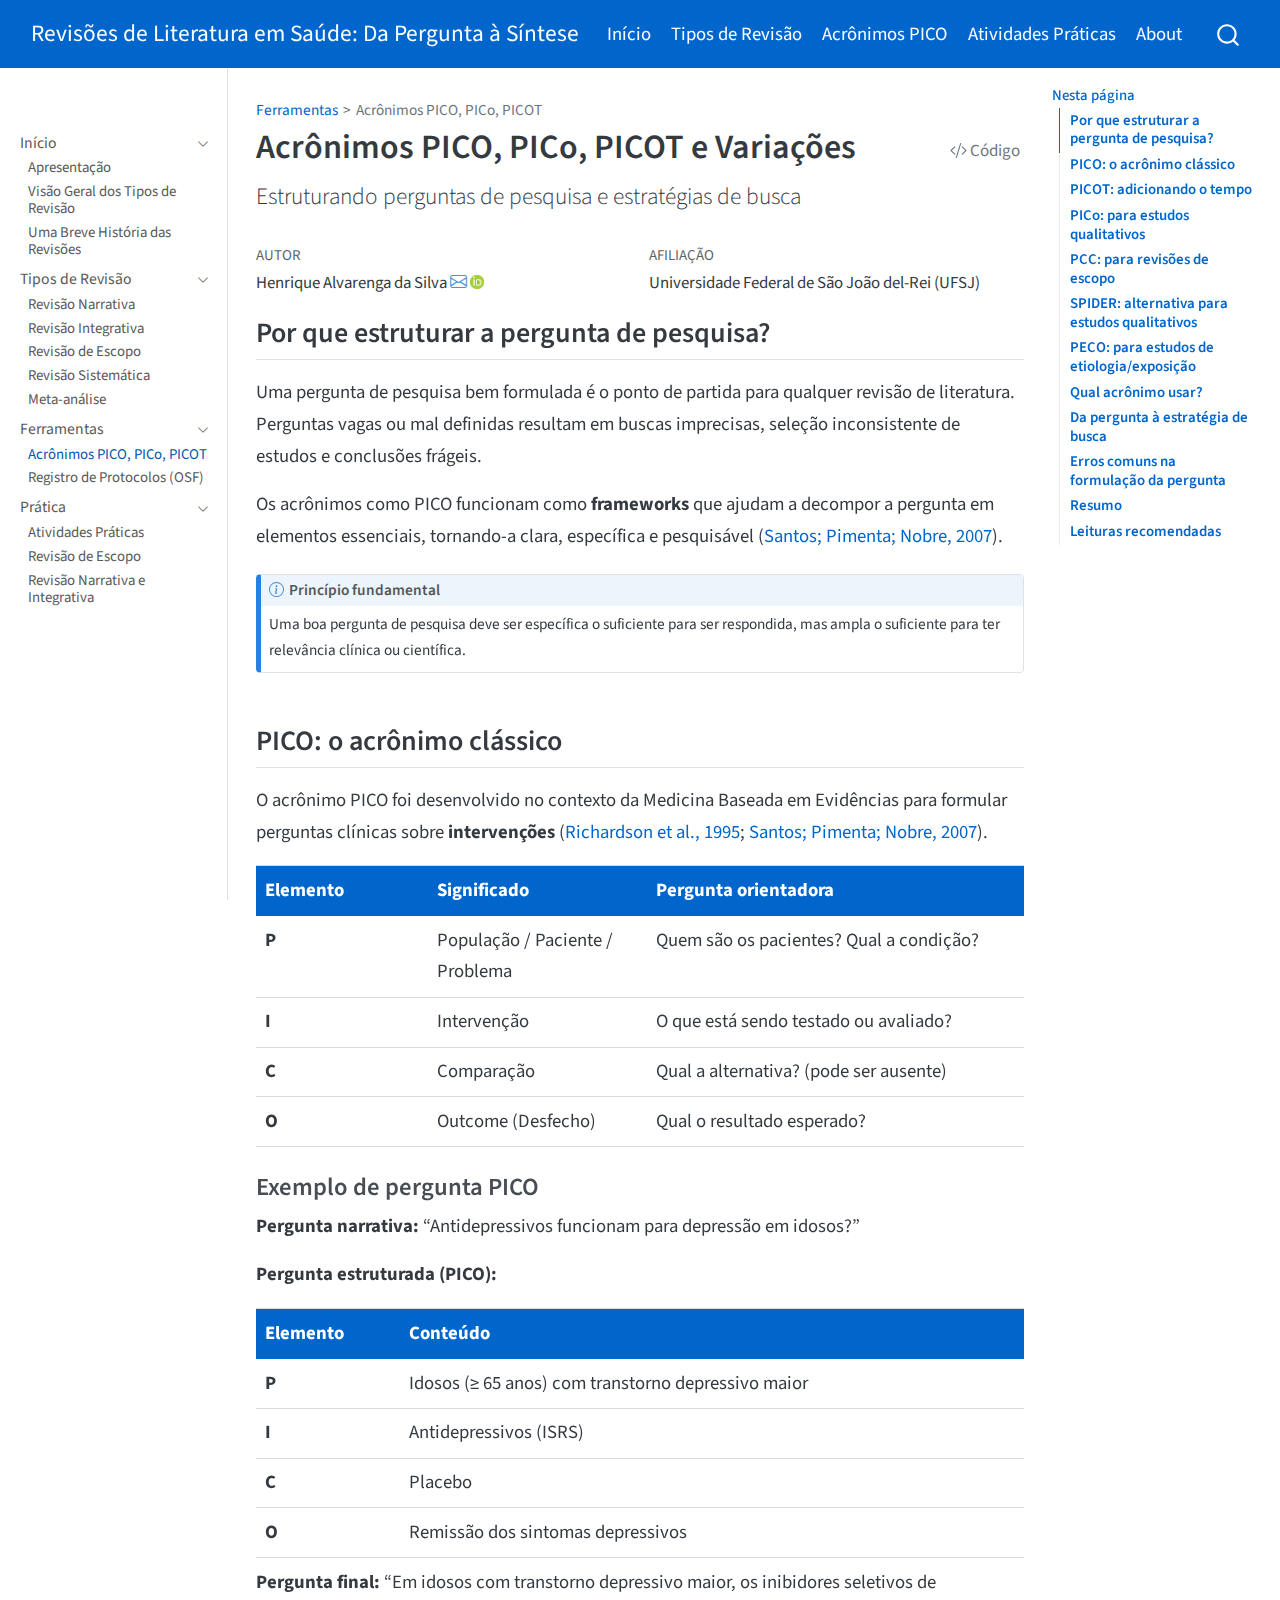
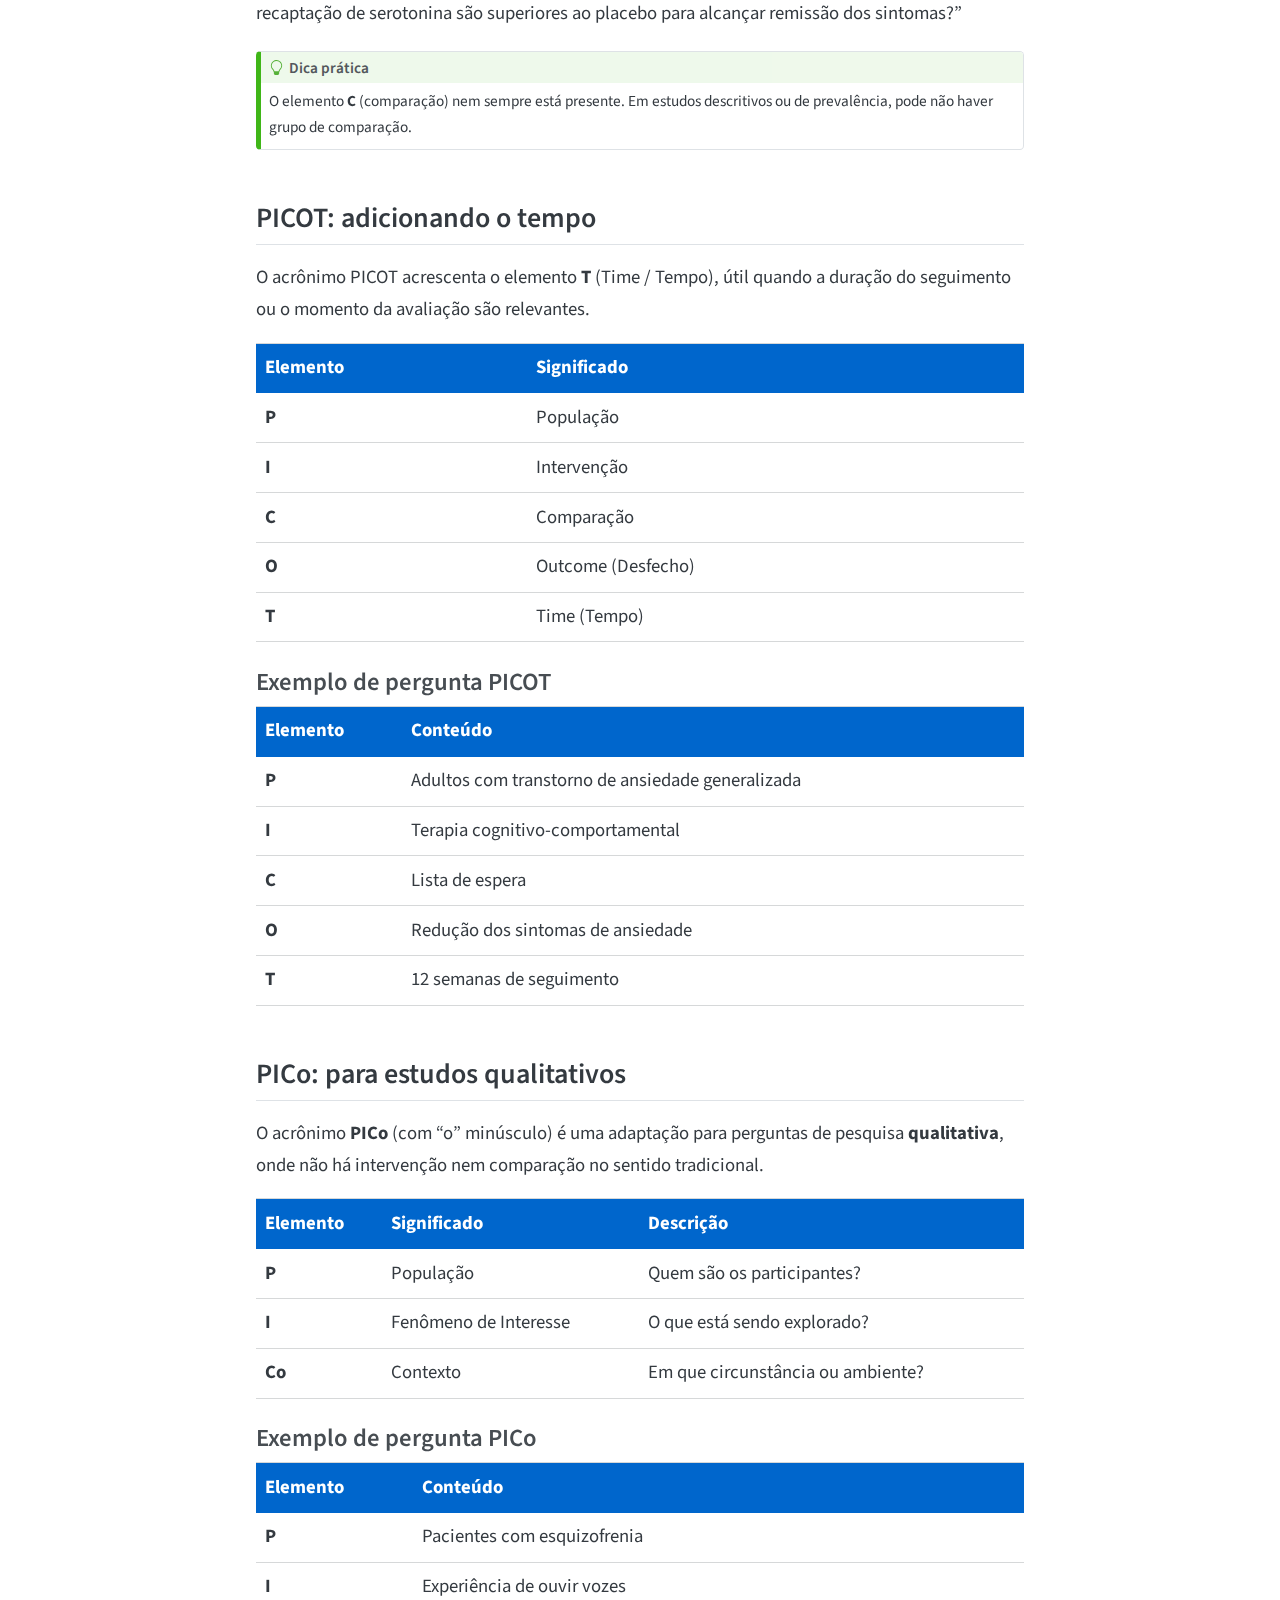
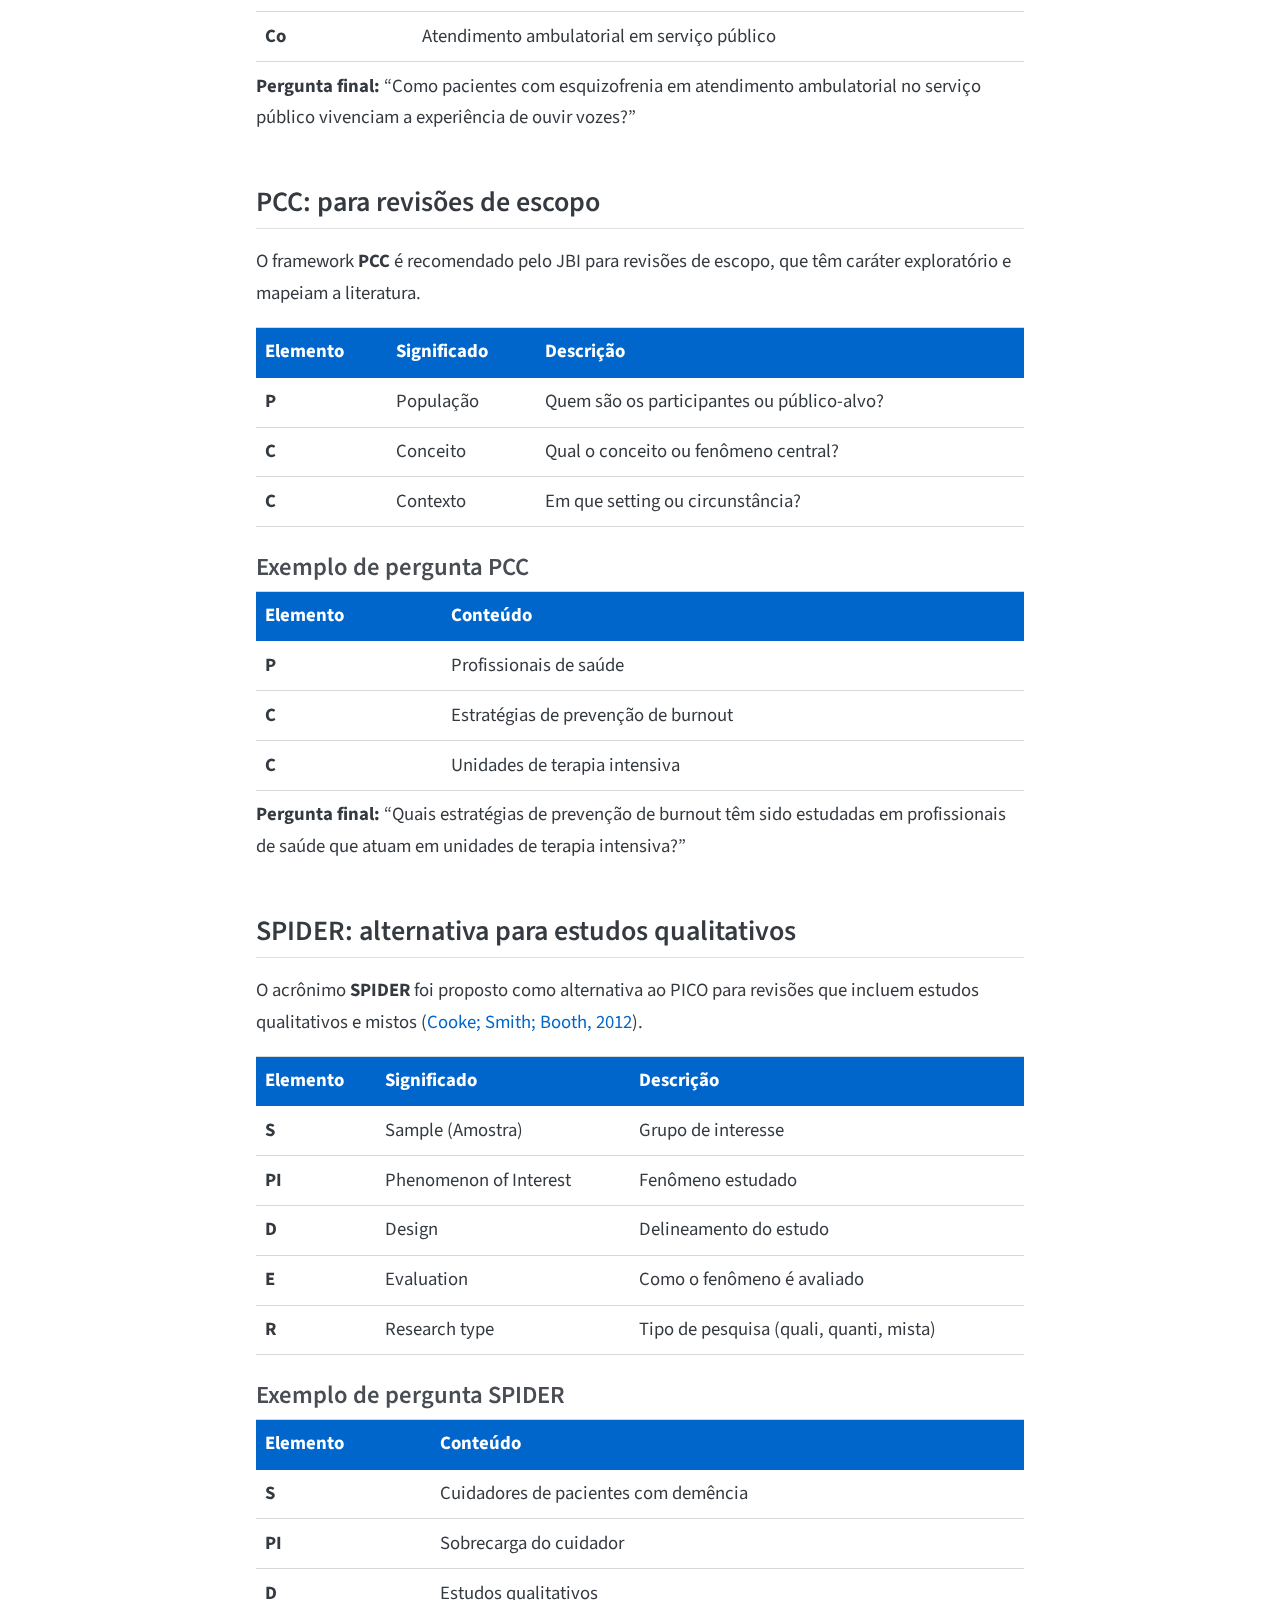
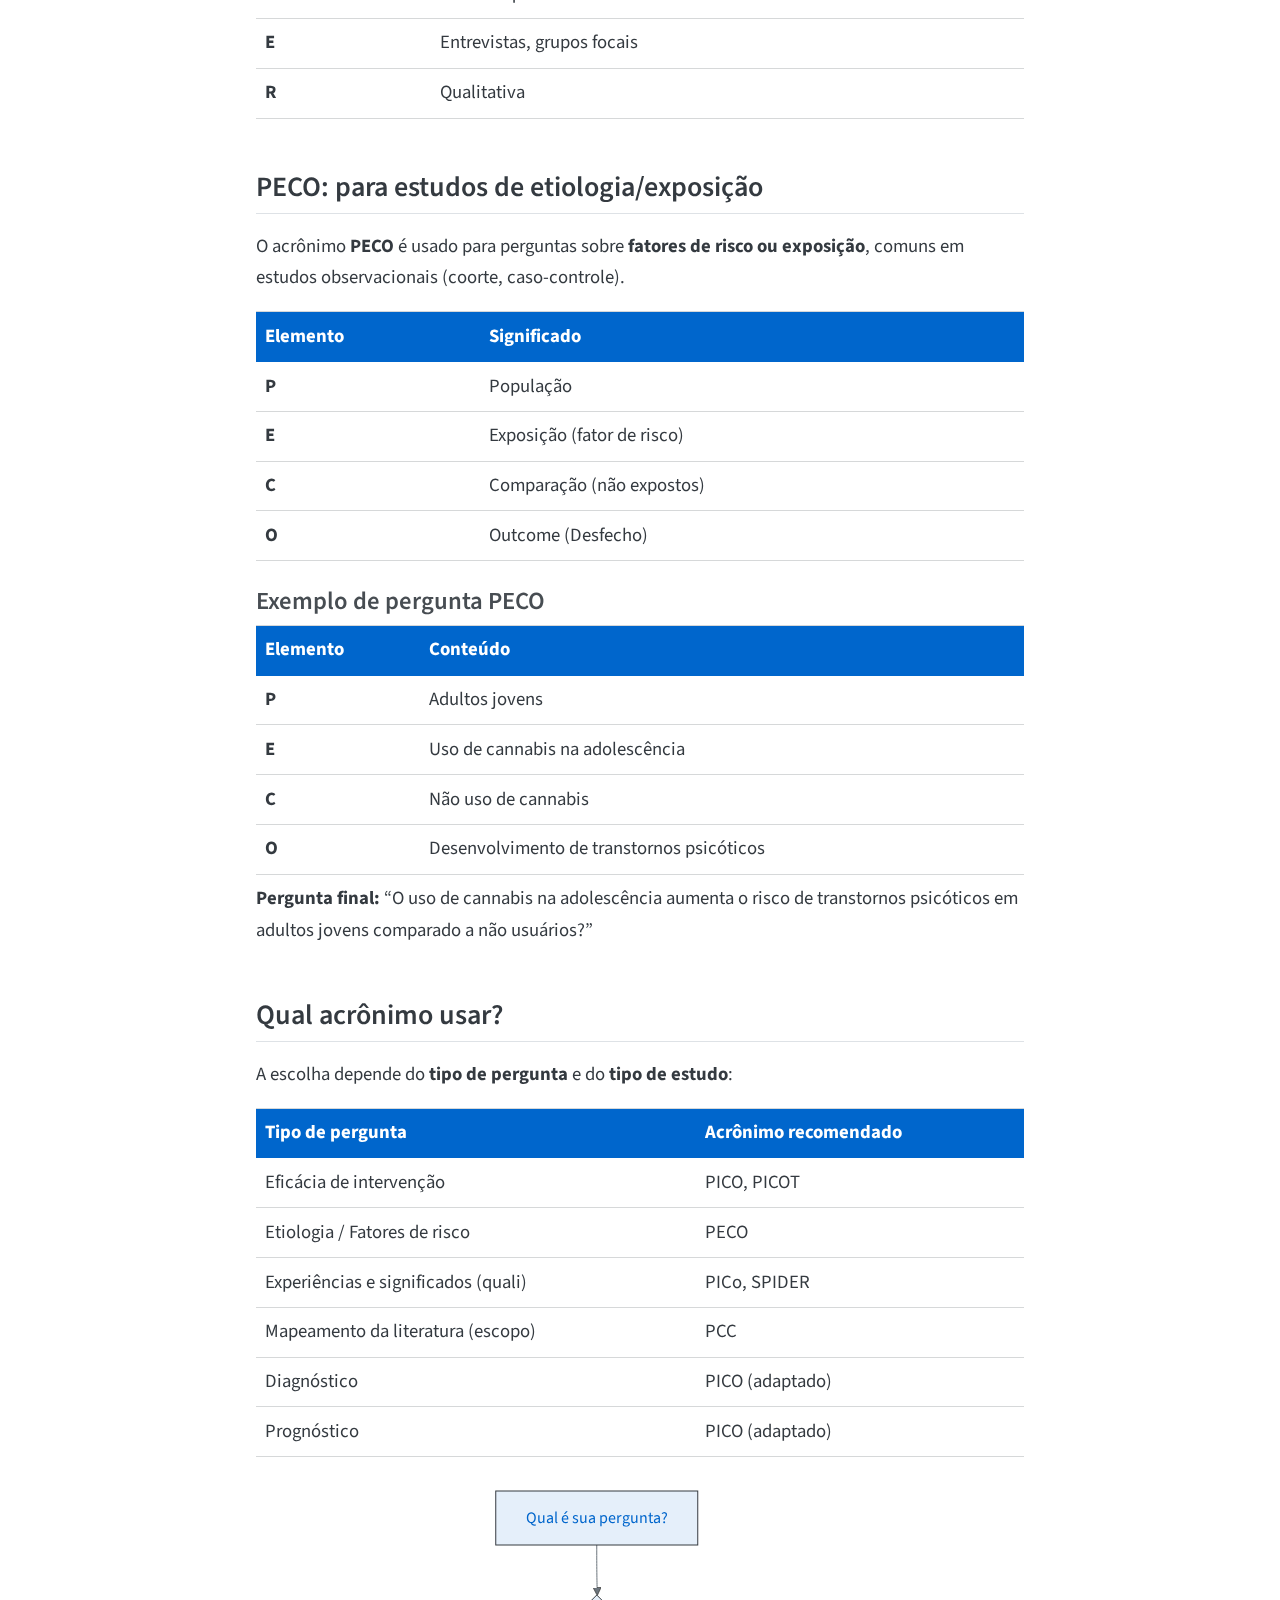
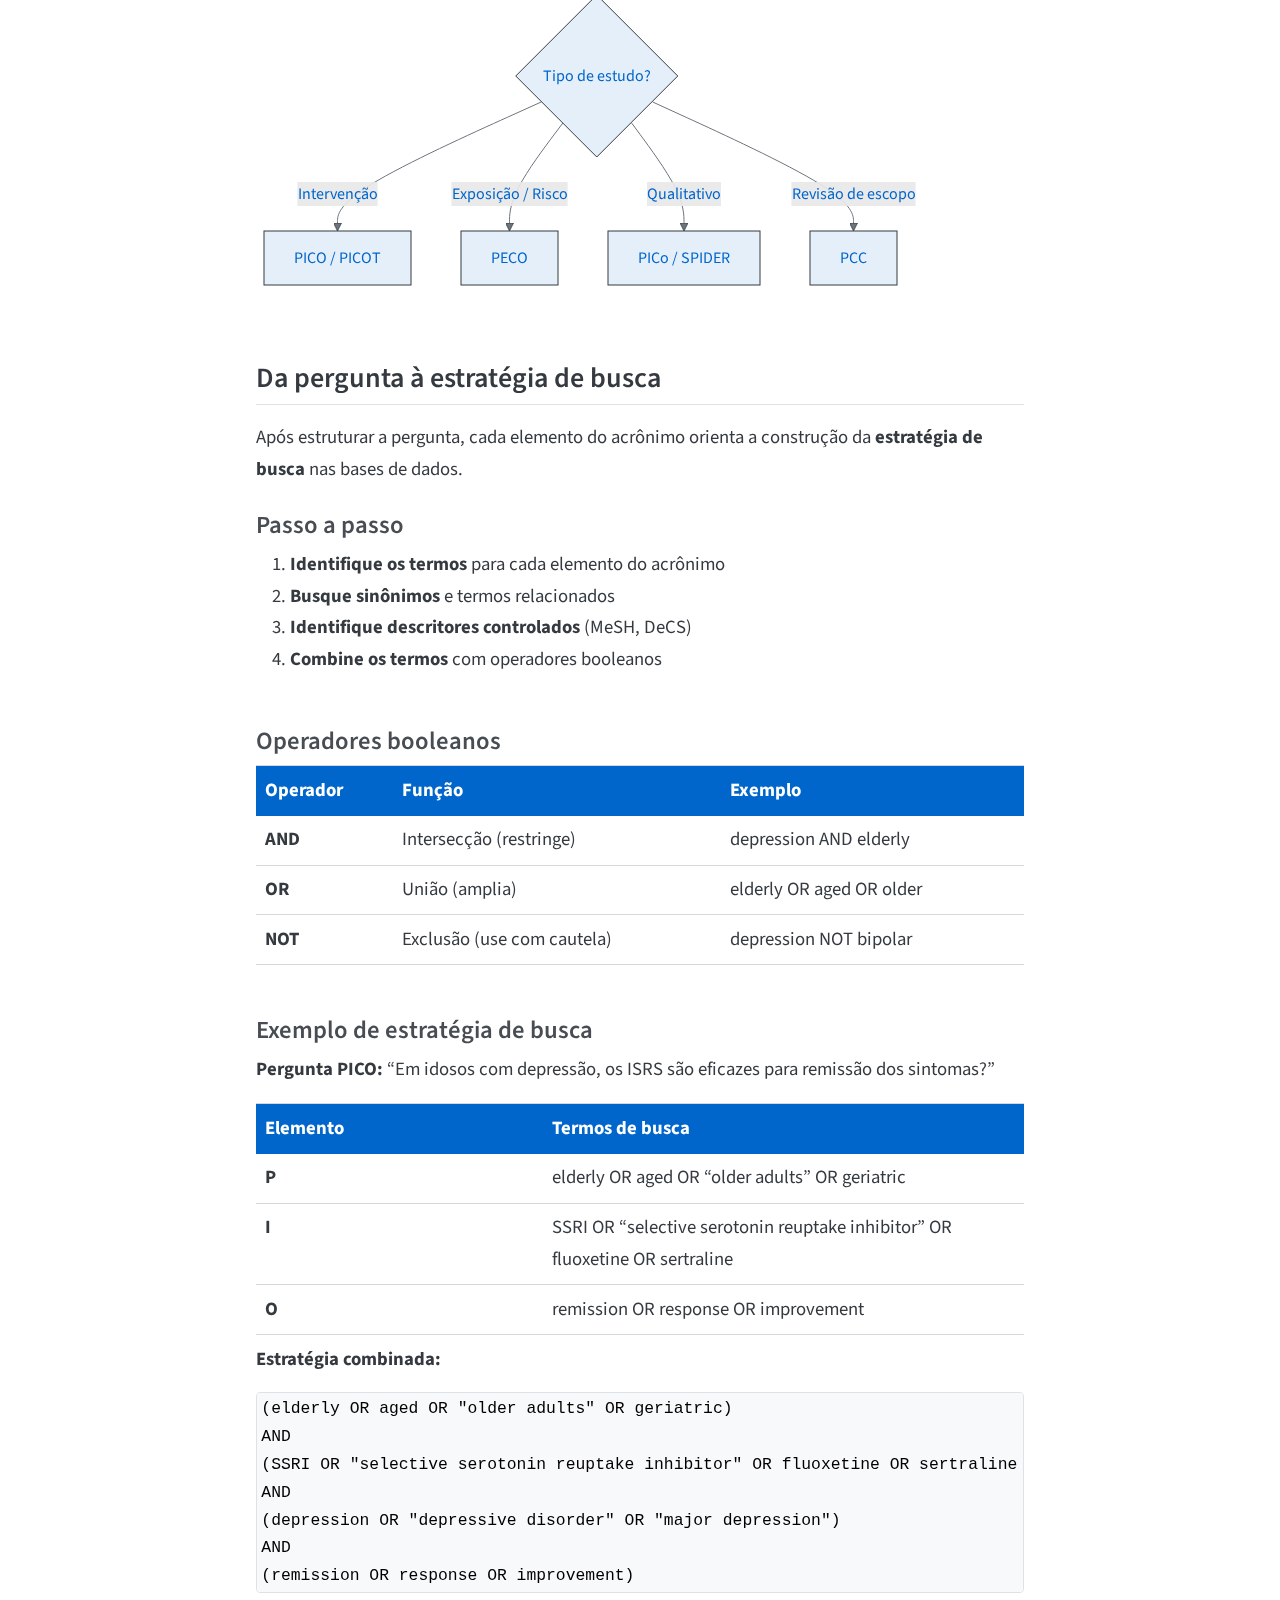
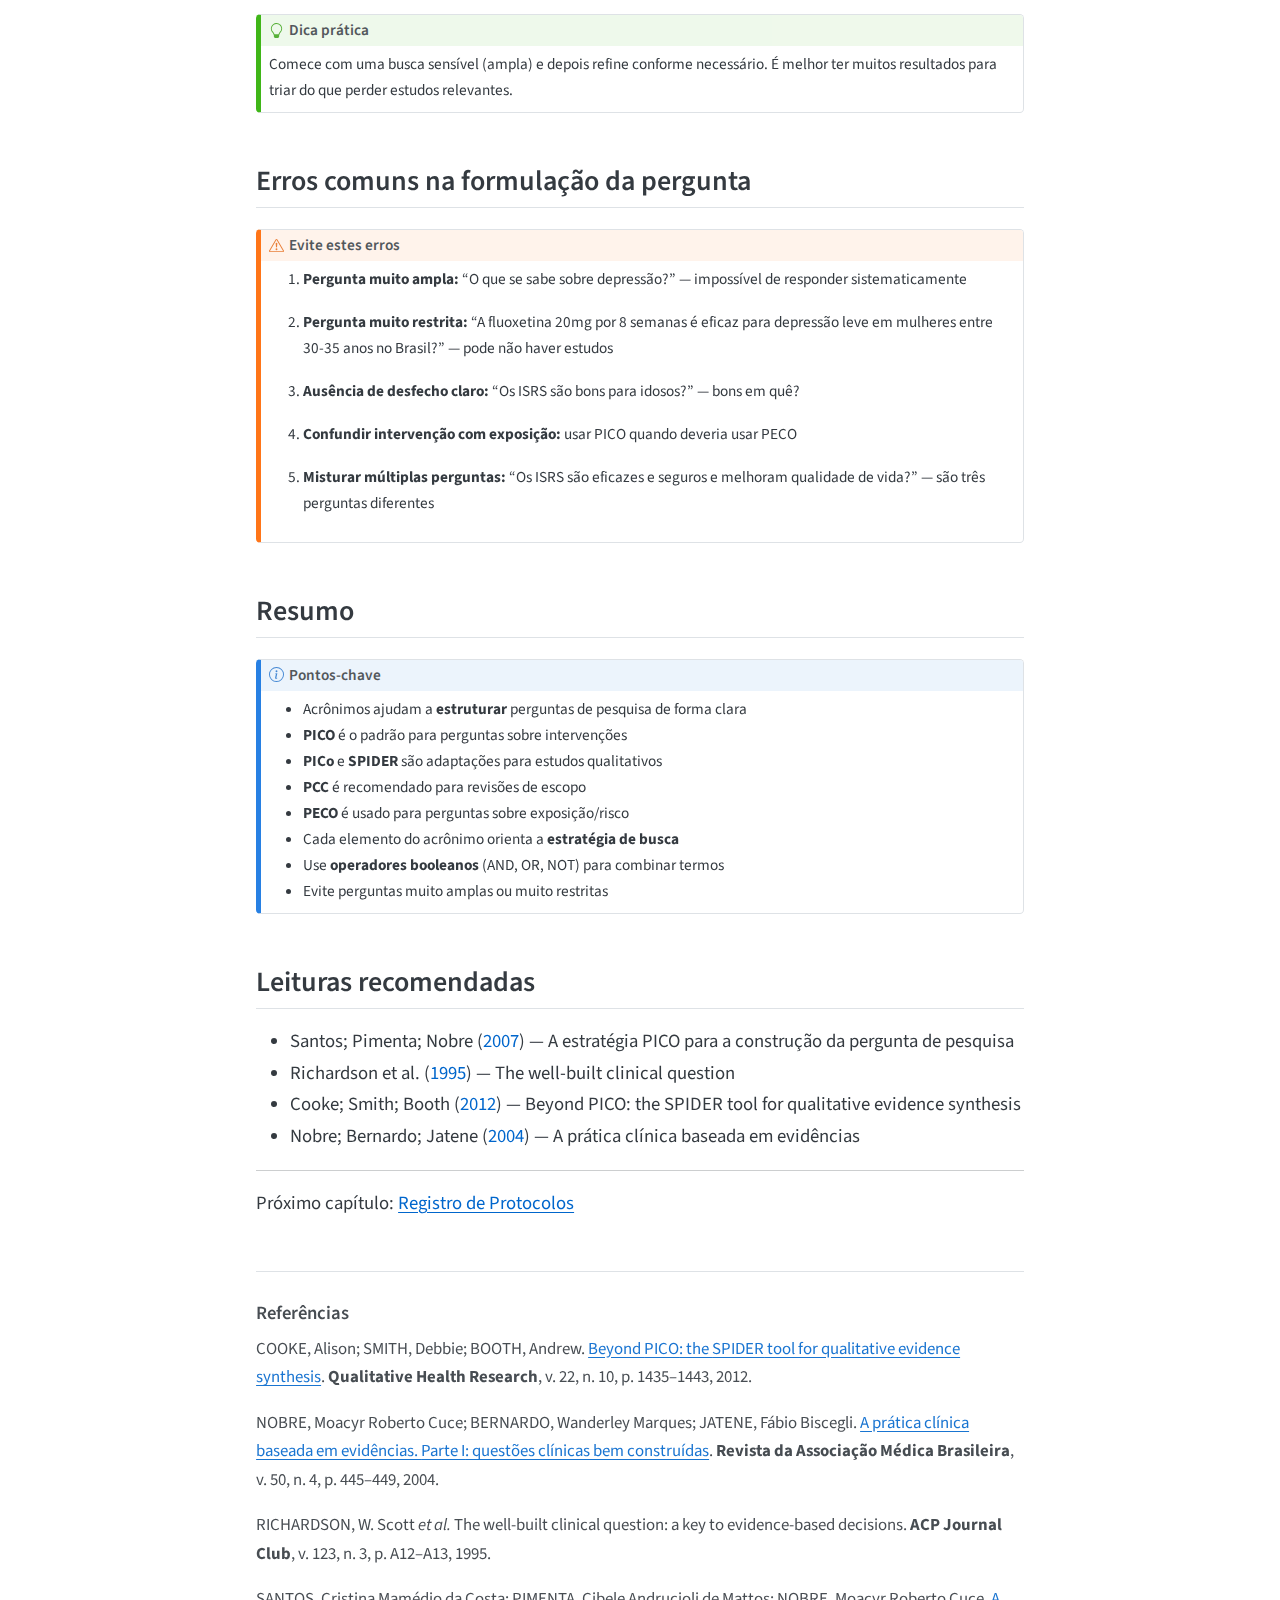
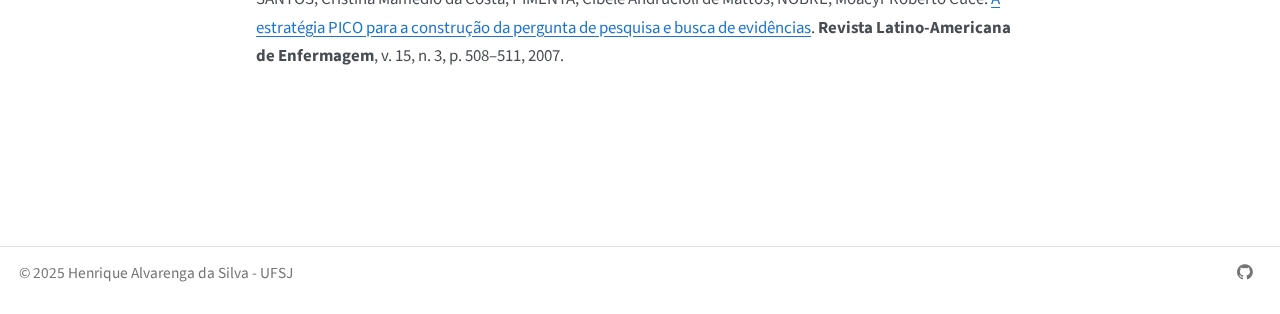
<file: docs/07-acronimos-pico.html>
<!DOCTYPE html>
<html xmlns="http://www.w3.org/1999/xhtml" lang="pt-BR" xml:lang="pt-BR"><head>

<meta charset="utf-8">
<meta name="generator" content="quarto-1.8.26">

<meta name="viewport" content="width=device-width, initial-scale=1.0, user-scalable=yes">

<meta name="author" content="Henrique Alvarenga da Silva">

<title>Acrônimos PICO, PICo, PICOT e Variações – Revisões de Literatura em Saúde: Da Pergunta à Síntese</title>
<style>
code{white-space: pre-wrap;}
span.smallcaps{font-variant: small-caps;}
div.columns{display: flex; gap: min(4vw, 1.5em);}
div.column{flex: auto; overflow-x: auto;}
div.hanging-indent{margin-left: 1.5em; text-indent: -1.5em;}
ul.task-list{list-style: none;}
ul.task-list li input[type="checkbox"] {
  width: 0.8em;
  margin: 0 0.8em 0.2em -1em; /* quarto-specific, see https://github.com/quarto-dev/quarto-cli/issues/4556 */ 
  vertical-align: middle;
}
/* CSS for syntax highlighting */
html { -webkit-text-size-adjust: 100%; }
pre > code.sourceCode { white-space: pre; position: relative; }
pre > code.sourceCode > span { display: inline-block; line-height: 1.25; }
pre > code.sourceCode > span:empty { height: 1.2em; }
.sourceCode { overflow: visible; }
code.sourceCode > span { color: inherit; text-decoration: inherit; }
div.sourceCode { margin: 1em 0; }
pre.sourceCode { margin: 0; }
@media screen {
div.sourceCode { overflow: auto; }
}
@media print {
pre > code.sourceCode { white-space: pre-wrap; }
pre > code.sourceCode > span { text-indent: -5em; padding-left: 5em; }
}
pre.numberSource code
  { counter-reset: source-line 0; }
pre.numberSource code > span
  { position: relative; left: -4em; counter-increment: source-line; }
pre.numberSource code > span > a:first-child::before
  { content: counter(source-line);
    position: relative; left: -1em; text-align: right; vertical-align: baseline;
    border: none; display: inline-block;
    -webkit-touch-callout: none; -webkit-user-select: none;
    -khtml-user-select: none; -moz-user-select: none;
    -ms-user-select: none; user-select: none;
    padding: 0 4px; width: 4em;
  }
pre.numberSource { margin-left: 3em;  padding-left: 4px; }
div.sourceCode
  {   }
@media screen {
pre > code.sourceCode > span > a:first-child::before { text-decoration: underline; }
}
/* CSS for citations */
div.csl-bib-body { }
div.csl-entry {
  clear: both;
  margin-bottom: 1em;
}
.hanging-indent div.csl-entry {
  margin-left:2em;
  text-indent:-2em;
}
div.csl-left-margin {
  min-width:2em;
  float:left;
}
div.csl-right-inline {
  margin-left:2em;
  padding-left:1em;
}
div.csl-indent {
  margin-left: 2em;
}</style>


<script src="site_libs/quarto-nav/quarto-nav.js"></script>
<script src="site_libs/quarto-nav/headroom.min.js"></script>
<script src="site_libs/clipboard/clipboard.min.js"></script>
<script src="site_libs/quarto-search/autocomplete.umd.js"></script>
<script src="site_libs/quarto-search/fuse.min.js"></script>
<script src="site_libs/quarto-search/quarto-search.js"></script>
<meta name="quarto:offset" content="./">
<link href="./favicon.ico" rel="icon">
<script src="site_libs/quarto-html/quarto.js" type="module"></script>
<script src="site_libs/quarto-html/tabsets/tabsets.js" type="module"></script>
<script src="site_libs/quarto-html/axe/axe-check.js" type="module"></script>
<script src="site_libs/quarto-html/popper.min.js"></script>
<script src="site_libs/quarto-html/tippy.umd.min.js"></script>
<script src="site_libs/quarto-html/anchor.min.js"></script>
<link href="site_libs/quarto-html/tippy.css" rel="stylesheet">
<link href="site_libs/quarto-html/quarto-syntax-highlighting-587c61ba64f3a5504c4d52d930310e48.css" rel="stylesheet" id="quarto-text-highlighting-styles">
<script src="site_libs/bootstrap/bootstrap.min.js"></script>
<link href="site_libs/bootstrap/bootstrap-icons.css" rel="stylesheet">
<link href="site_libs/bootstrap/bootstrap-56346452e88ae1a5de58ede422006661.min.css" rel="stylesheet" append-hash="true" id="quarto-bootstrap" data-mode="light">
<script id="quarto-search-options" type="application/json">{
  "location": "navbar",
  "copy-button": false,
  "collapse-after": 3,
  "panel-placement": "end",
  "type": "overlay",
  "limit": 50,
  "keyboard-shortcut": [
    "f",
    "/",
    "s"
  ],
  "show-item-context": false,
  "language": {
    "search-no-results-text": "Nenhum resultado",
    "search-matching-documents-text": "documentos correspondentes",
    "search-copy-link-title": "Copiar link para a busca",
    "search-hide-matches-text": "Esconder correspondências adicionais",
    "search-more-match-text": "mais correspondência neste documento",
    "search-more-matches-text": "mais correspondências neste documento",
    "search-clear-button-title": "Limpar",
    "search-text-placeholder": "",
    "search-detached-cancel-button-title": "Cancelar",
    "search-submit-button-title": "Enviar",
    "search-label": "Procurar"
  }
}</script>
<style>html{ scroll-behavior: smooth; }</style>
<script src="site_libs/quarto-diagram/mermaid.min.js"></script>
<script src="site_libs/quarto-diagram/mermaid-init.js"></script>
<link href="site_libs/quarto-diagram/mermaid.css" rel="stylesheet">


<link rel="stylesheet" href="styles.css">
</head>

<body class="nav-sidebar docked nav-fixed quarto-light">

<div id="quarto-search-results"></div>
  <header id="quarto-header" class="headroom fixed-top">
    <nav class="navbar navbar-expand-lg " data-bs-theme="dark">
      <div class="navbar-container container-fluid">
      <div class="navbar-brand-container mx-auto">
    <a class="navbar-brand" href="./index.html">
    <span class="navbar-title">Revisões de Literatura em Saúde: Da Pergunta à Síntese</span>
    </a>
  </div>
            <div id="quarto-search" class="" title="Procurar"></div>
          <button class="navbar-toggler" type="button" data-bs-toggle="collapse" data-bs-target="#navbarCollapse" aria-controls="navbarCollapse" role="menu" aria-expanded="false" aria-label="Alternar de navegação" onclick="if (window.quartoToggleHeadroom) { window.quartoToggleHeadroom(); }">
  <span class="navbar-toggler-icon"></span>
</button>
          <div class="collapse navbar-collapse" id="navbarCollapse">
            <ul class="navbar-nav navbar-nav-scroll me-auto">
  <li class="nav-item">
    <a class="nav-link active" href="./index.html" aria-current="page"> 
<span class="menu-text">Início</span></a>
  </li>  
  <li class="nav-item">
    <a class="nav-link" href="./01-introducao.html"> 
<span class="menu-text">Tipos de Revisão</span></a>
  </li>  
  <li class="nav-item">
    <a class="nav-link" href="./07-acronimos-pico.html"> 
<span class="menu-text">Acrônimos PICO</span></a>
  </li>  
  <li class="nav-item">
    <a class="nav-link" href="./09-pratica-0.html"> 
<span class="menu-text">Atividades Práticas</span></a>
  </li>  
  <li class="nav-item">
    <a class="nav-link" href="./About.html"> 
<span class="menu-text">About</span></a>
  </li>  
</ul>
          </div> <!-- /navcollapse -->
            <div class="quarto-navbar-tools">
</div>
      </div> <!-- /container-fluid -->
    </nav>
  <nav class="quarto-secondary-nav">
    <div class="container-fluid d-flex">
      <button type="button" class="quarto-btn-toggle btn" data-bs-toggle="collapse" role="button" data-bs-target=".quarto-sidebar-collapse-item" aria-controls="quarto-sidebar" aria-expanded="false" aria-label="Alternar barra lateral" onclick="if (window.quartoToggleHeadroom) { window.quartoToggleHeadroom(); }">
        <i class="bi bi-layout-text-sidebar-reverse"></i>
      </button>
        <nav class="quarto-page-breadcrumbs" aria-label="breadcrumb"><ol class="breadcrumb"><li class="breadcrumb-item"><a href="./07-acronimos-pico.html">Ferramentas</a></li><li class="breadcrumb-item"><a href="./07-acronimos-pico.html">Acrônimos PICO, PICo, PICOT</a></li></ol></nav>
        <a class="flex-grow-1" role="navigation" data-bs-toggle="collapse" data-bs-target=".quarto-sidebar-collapse-item" aria-controls="quarto-sidebar" aria-expanded="false" aria-label="Alternar barra lateral" onclick="if (window.quartoToggleHeadroom) { window.quartoToggleHeadroom(); }">      
        </a>
      <button type="button" class="btn quarto-search-button" aria-label="Procurar" onclick="window.quartoOpenSearch();">
        <i class="bi bi-search"></i>
      </button>
    </div>
  </nav>
</header>
<!-- content -->
<div id="quarto-content" class="quarto-container page-columns page-rows-contents page-layout-article page-navbar">
<!-- sidebar -->
  <nav id="quarto-sidebar" class="sidebar collapse collapse-horizontal quarto-sidebar-collapse-item sidebar-navigation docked overflow-auto">
        <div class="mt-2 flex-shrink-0 align-items-center">
        <div class="sidebar-search">
        <div id="quarto-search" class="" title="Procurar"></div>
        </div>
        </div>
    <div class="sidebar-menu-container"> 
    <ul class="list-unstyled mt-1">
        <li class="sidebar-item sidebar-item-section">
      <div class="sidebar-item-container"> 
            <a class="sidebar-item-text sidebar-link text-start" data-bs-toggle="collapse" data-bs-target="#quarto-sidebar-section-1" role="navigation" aria-expanded="true">
 <span class="menu-text">Início</span></a>
          <a class="sidebar-item-toggle text-start" data-bs-toggle="collapse" data-bs-target="#quarto-sidebar-section-1" role="navigation" aria-expanded="true" aria-label="Alternar seção">
            <i class="bi bi-chevron-right ms-2"></i>
          </a> 
      </div>
      <ul id="quarto-sidebar-section-1" class="collapse list-unstyled sidebar-section depth1 show">  
          <li class="sidebar-item">
  <div class="sidebar-item-container"> 
  <a href="./index.html" class="sidebar-item-text sidebar-link">
 <span class="menu-text">Apresentação</span></a>
  </div>
</li>
          <li class="sidebar-item">
  <div class="sidebar-item-container"> 
  <a href="./01-introducao.html" class="sidebar-item-text sidebar-link">
 <span class="menu-text">Visão Geral dos Tipos de Revisão</span></a>
  </div>
</li>
          <li class="sidebar-item">
  <div class="sidebar-item-container"> 
  <a href="./01.1-historia.html" class="sidebar-item-text sidebar-link">
 <span class="menu-text">Uma Breve História das Revisões</span></a>
  </div>
</li>
      </ul>
  </li>
        <li class="sidebar-item sidebar-item-section">
      <div class="sidebar-item-container"> 
            <a class="sidebar-item-text sidebar-link text-start" data-bs-toggle="collapse" data-bs-target="#quarto-sidebar-section-2" role="navigation" aria-expanded="true">
 <span class="menu-text">Tipos de Revisão</span></a>
          <a class="sidebar-item-toggle text-start" data-bs-toggle="collapse" data-bs-target="#quarto-sidebar-section-2" role="navigation" aria-expanded="true" aria-label="Alternar seção">
            <i class="bi bi-chevron-right ms-2"></i>
          </a> 
      </div>
      <ul id="quarto-sidebar-section-2" class="collapse list-unstyled sidebar-section depth1 show">  
          <li class="sidebar-item">
  <div class="sidebar-item-container"> 
  <a href="./02-revisao-narrativa.html" class="sidebar-item-text sidebar-link">
 <span class="menu-text">Revisão Narrativa</span></a>
  </div>
</li>
          <li class="sidebar-item">
  <div class="sidebar-item-container"> 
  <a href="./03-revisao-integrativa.html" class="sidebar-item-text sidebar-link">
 <span class="menu-text">Revisão Integrativa</span></a>
  </div>
</li>
          <li class="sidebar-item">
  <div class="sidebar-item-container"> 
  <a href="./04-revisao-escopo.html" class="sidebar-item-text sidebar-link">
 <span class="menu-text">Revisão de Escopo</span></a>
  </div>
</li>
          <li class="sidebar-item">
  <div class="sidebar-item-container"> 
  <a href="./05-revisao-sistematica.html" class="sidebar-item-text sidebar-link">
 <span class="menu-text">Revisão Sistemática</span></a>
  </div>
</li>
          <li class="sidebar-item">
  <div class="sidebar-item-container"> 
  <a href="./06-metanalise.html" class="sidebar-item-text sidebar-link">
 <span class="menu-text">Meta-análise</span></a>
  </div>
</li>
      </ul>
  </li>
        <li class="sidebar-item sidebar-item-section">
      <div class="sidebar-item-container"> 
            <a class="sidebar-item-text sidebar-link text-start" data-bs-toggle="collapse" data-bs-target="#quarto-sidebar-section-3" role="navigation" aria-expanded="true">
 <span class="menu-text">Ferramentas</span></a>
          <a class="sidebar-item-toggle text-start" data-bs-toggle="collapse" data-bs-target="#quarto-sidebar-section-3" role="navigation" aria-expanded="true" aria-label="Alternar seção">
            <i class="bi bi-chevron-right ms-2"></i>
          </a> 
      </div>
      <ul id="quarto-sidebar-section-3" class="collapse list-unstyled sidebar-section depth1 show">  
          <li class="sidebar-item">
  <div class="sidebar-item-container"> 
  <a href="./07-acronimos-pico.html" class="sidebar-item-text sidebar-link active">
 <span class="menu-text">Acrônimos PICO, PICo, PICOT</span></a>
  </div>
</li>
          <li class="sidebar-item">
  <div class="sidebar-item-container"> 
  <a href="./08-registro-osf.html" class="sidebar-item-text sidebar-link">
 <span class="menu-text">Registro de Protocolos (OSF)</span></a>
  </div>
</li>
      </ul>
  </li>
        <li class="sidebar-item sidebar-item-section">
      <div class="sidebar-item-container"> 
            <a class="sidebar-item-text sidebar-link text-start" data-bs-toggle="collapse" data-bs-target="#quarto-sidebar-section-4" role="navigation" aria-expanded="true">
 <span class="menu-text">Prática</span></a>
          <a class="sidebar-item-toggle text-start" data-bs-toggle="collapse" data-bs-target="#quarto-sidebar-section-4" role="navigation" aria-expanded="true" aria-label="Alternar seção">
            <i class="bi bi-chevron-right ms-2"></i>
          </a> 
      </div>
      <ul id="quarto-sidebar-section-4" class="collapse list-unstyled sidebar-section depth1 show">  
          <li class="sidebar-item">
  <div class="sidebar-item-container"> 
  <a href="./09-pratica-0.html" class="sidebar-item-text sidebar-link">
 <span class="menu-text">Atividades Práticas</span></a>
  </div>
</li>
          <li class="sidebar-item">
  <div class="sidebar-item-container"> 
  <a href="./09-pratica-1.html" class="sidebar-item-text sidebar-link">
 <span class="menu-text">Revisão de Escopo</span></a>
  </div>
</li>
          <li class="sidebar-item">
  <div class="sidebar-item-container"> 
  <a href="./09-pratica-2.html" class="sidebar-item-text sidebar-link">
 <span class="menu-text">Revisão Narrativa e Integrativa</span></a>
  </div>
</li>
      </ul>
  </li>
    </ul>
    </div>
</nav>
<div id="quarto-sidebar-glass" class="quarto-sidebar-collapse-item" data-bs-toggle="collapse" data-bs-target=".quarto-sidebar-collapse-item"></div>
<!-- margin-sidebar -->
    <div id="quarto-margin-sidebar" class="sidebar margin-sidebar">
        <nav id="TOC" role="doc-toc" class="toc-active">
    <h2 id="toc-title">Nesta página</h2>
   
  <ul>
  <li><a href="#por-que-estruturar-a-pergunta-de-pesquisa" id="toc-por-que-estruturar-a-pergunta-de-pesquisa" class="nav-link active" data-scroll-target="#por-que-estruturar-a-pergunta-de-pesquisa">Por que estruturar a pergunta de pesquisa?</a></li>
  <li><a href="#pico-o-acrônimo-clássico" id="toc-pico-o-acrônimo-clássico" class="nav-link" data-scroll-target="#pico-o-acrônimo-clássico">PICO: o acrônimo clássico</a>
  <ul class="collapse">
  <li><a href="#exemplo-de-pergunta-pico" id="toc-exemplo-de-pergunta-pico" class="nav-link" data-scroll-target="#exemplo-de-pergunta-pico">Exemplo de pergunta PICO</a></li>
  </ul></li>
  <li><a href="#picot-adicionando-o-tempo" id="toc-picot-adicionando-o-tempo" class="nav-link" data-scroll-target="#picot-adicionando-o-tempo">PICOT: adicionando o tempo</a>
  <ul class="collapse">
  <li><a href="#exemplo-de-pergunta-picot" id="toc-exemplo-de-pergunta-picot" class="nav-link" data-scroll-target="#exemplo-de-pergunta-picot">Exemplo de pergunta PICOT</a></li>
  </ul></li>
  <li><a href="#pico-para-estudos-qualitativos" id="toc-pico-para-estudos-qualitativos" class="nav-link" data-scroll-target="#pico-para-estudos-qualitativos">PICo: para estudos qualitativos</a>
  <ul class="collapse">
  <li><a href="#exemplo-de-pergunta-pico-1" id="toc-exemplo-de-pergunta-pico-1" class="nav-link" data-scroll-target="#exemplo-de-pergunta-pico-1">Exemplo de pergunta PICo</a></li>
  </ul></li>
  <li><a href="#pcc-para-revisões-de-escopo" id="toc-pcc-para-revisões-de-escopo" class="nav-link" data-scroll-target="#pcc-para-revisões-de-escopo">PCC: para revisões de escopo</a>
  <ul class="collapse">
  <li><a href="#exemplo-de-pergunta-pcc" id="toc-exemplo-de-pergunta-pcc" class="nav-link" data-scroll-target="#exemplo-de-pergunta-pcc">Exemplo de pergunta PCC</a></li>
  </ul></li>
  <li><a href="#spider-alternativa-para-estudos-qualitativos" id="toc-spider-alternativa-para-estudos-qualitativos" class="nav-link" data-scroll-target="#spider-alternativa-para-estudos-qualitativos">SPIDER: alternativa para estudos qualitativos</a>
  <ul class="collapse">
  <li><a href="#exemplo-de-pergunta-spider" id="toc-exemplo-de-pergunta-spider" class="nav-link" data-scroll-target="#exemplo-de-pergunta-spider">Exemplo de pergunta SPIDER</a></li>
  </ul></li>
  <li><a href="#peco-para-estudos-de-etiologiaexposição" id="toc-peco-para-estudos-de-etiologiaexposição" class="nav-link" data-scroll-target="#peco-para-estudos-de-etiologiaexposição">PECO: para estudos de etiologia/exposição</a>
  <ul class="collapse">
  <li><a href="#exemplo-de-pergunta-peco" id="toc-exemplo-de-pergunta-peco" class="nav-link" data-scroll-target="#exemplo-de-pergunta-peco">Exemplo de pergunta PECO</a></li>
  </ul></li>
  <li><a href="#qual-acrônimo-usar" id="toc-qual-acrônimo-usar" class="nav-link" data-scroll-target="#qual-acrônimo-usar">Qual acrônimo usar?</a></li>
  <li><a href="#da-pergunta-à-estratégia-de-busca" id="toc-da-pergunta-à-estratégia-de-busca" class="nav-link" data-scroll-target="#da-pergunta-à-estratégia-de-busca">Da pergunta à estratégia de busca</a>
  <ul class="collapse">
  <li><a href="#passo-a-passo" id="toc-passo-a-passo" class="nav-link" data-scroll-target="#passo-a-passo">Passo a passo</a></li>
  <li><a href="#operadores-booleanos" id="toc-operadores-booleanos" class="nav-link" data-scroll-target="#operadores-booleanos">Operadores booleanos</a></li>
  <li><a href="#exemplo-de-estratégia-de-busca" id="toc-exemplo-de-estratégia-de-busca" class="nav-link" data-scroll-target="#exemplo-de-estratégia-de-busca">Exemplo de estratégia de busca</a></li>
  </ul></li>
  <li><a href="#erros-comuns-na-formulação-da-pergunta" id="toc-erros-comuns-na-formulação-da-pergunta" class="nav-link" data-scroll-target="#erros-comuns-na-formulação-da-pergunta">Erros comuns na formulação da pergunta</a></li>
  <li><a href="#resumo" id="toc-resumo" class="nav-link" data-scroll-target="#resumo">Resumo</a></li>
  <li><a href="#leituras-recomendadas" id="toc-leituras-recomendadas" class="nav-link" data-scroll-target="#leituras-recomendadas">Leituras recomendadas</a></li>
  </ul>
</nav>
    </div>
<!-- main -->
<main class="content" id="quarto-document-content">

<header id="title-block-header" class="quarto-title-block default"><nav class="quarto-page-breadcrumbs quarto-title-breadcrumbs d-none d-lg-block" aria-label="breadcrumb"><ol class="breadcrumb"><li class="breadcrumb-item"><a href="./07-acronimos-pico.html">Ferramentas</a></li><li class="breadcrumb-item"><a href="./07-acronimos-pico.html">Acrônimos PICO, PICo, PICOT</a></li></ol></nav>
<div class="quarto-title">
<div class="quarto-title-block"><div><h1 class="title">Acrônimos PICO, PICo, PICOT e Variações</h1><button type="button" class="btn code-tools-button" id="quarto-code-tools-source"><i class="bi"></i> Código</button></div></div>
<p class="subtitle lead">Estruturando perguntas de pesquisa e estratégias de busca</p>
</div>


<div class="quarto-title-meta-author">
  <div class="quarto-title-meta-heading">Autor</div>
  <div class="quarto-title-meta-heading">Afiliação</div>
  
    <div class="quarto-title-meta-contents">
    <p class="author">Henrique Alvarenga da Silva <a href="mailto:henriquealvarenga@ufsj.edu.br" class="quarto-title-author-email"><i class="bi bi-envelope"></i></a> <a href="https://orcid.org/0000-0001-9799-5240" class="quarto-title-author-orcid"> <img src="[data-uri]"></a></p>
  </div>
  <div class="quarto-title-meta-contents">
        <p class="affiliation">
            Universidade Federal de São João del-Rei (UFSJ)
          </p>
      </div>
  </div>

<div class="quarto-title-meta">

      
  
    
  </div>
  


</header>


<section id="por-que-estruturar-a-pergunta-de-pesquisa" class="level2">
<h2 class="anchored" data-anchor-id="por-que-estruturar-a-pergunta-de-pesquisa">Por que estruturar a pergunta de pesquisa?</h2>
<p>Uma pergunta de pesquisa bem formulada é o ponto de partida para qualquer revisão de literatura. Perguntas vagas ou mal definidas resultam em buscas imprecisas, seleção inconsistente de estudos e conclusões frágeis.</p>
<p>Os acrônimos como PICO funcionam como <strong>frameworks</strong> que ajudam a decompor a pergunta em elementos essenciais, tornando-a clara, específica e pesquisável <span class="citation" data-cites="santos2007">(<a href="#ref-santos2007" role="doc-biblioref">Santos; Pimenta; Nobre, 2007</a>)</span>.</p>
<div class="callout callout-style-default callout-note callout-titled">
<div class="callout-header d-flex align-content-center">
<div class="callout-icon-container">
<i class="callout-icon"></i>
</div>
<div class="callout-title-container flex-fill">
<span class="screen-reader-only">Nota</span>Princípio fundamental
</div>
</div>
<div class="callout-body-container callout-body">
<p>Uma boa pergunta de pesquisa deve ser específica o suficiente para ser respondida, mas ampla o suficiente para ter relevância clínica ou científica.</p>
</div>
</div>
</section>
<section id="pico-o-acrônimo-clássico" class="level2">
<h2 class="anchored" data-anchor-id="pico-o-acrônimo-clássico">PICO: o acrônimo clássico</h2>
<p>O acrônimo PICO foi desenvolvido no contexto da Medicina Baseada em Evidências para formular perguntas clínicas sobre <strong>intervenções</strong> <span class="citation" data-cites="richardson1995 santos2007">(<a href="#ref-richardson1995" role="doc-biblioref">Richardson et al., 1995</a>; <a href="#ref-santos2007" role="doc-biblioref">Santos; Pimenta; Nobre, 2007</a>)</span>.</p>
<table class="caption-top table">
<colgroup>
<col style="width: 22%">
<col style="width: 28%">
<col style="width: 48%">
</colgroup>
<thead>
<tr class="header">
<th>Elemento</th>
<th>Significado</th>
<th>Pergunta orientadora</th>
</tr>
</thead>
<tbody>
<tr class="odd">
<td><strong>P</strong></td>
<td>População / Paciente / Problema</td>
<td>Quem são os pacientes? Qual a condição?</td>
</tr>
<tr class="even">
<td><strong>I</strong></td>
<td>Intervenção</td>
<td>O que está sendo testado ou avaliado?</td>
</tr>
<tr class="odd">
<td><strong>C</strong></td>
<td>Comparação</td>
<td>Qual a alternativa? (pode ser ausente)</td>
</tr>
<tr class="even">
<td><strong>O</strong></td>
<td>Outcome (Desfecho)</td>
<td>Qual o resultado esperado?</td>
</tr>
</tbody>
</table>
<section id="exemplo-de-pergunta-pico" class="level3">
<h3 class="anchored" data-anchor-id="exemplo-de-pergunta-pico">Exemplo de pergunta PICO</h3>
<p><strong>Pergunta narrativa:</strong> “Antidepressivos funcionam para depressão em idosos?”</p>
<p><strong>Pergunta estruturada (PICO):</strong></p>
<table class="caption-top table">
<thead>
<tr class="header">
<th>Elemento</th>
<th>Conteúdo</th>
</tr>
</thead>
<tbody>
<tr class="odd">
<td><strong>P</strong></td>
<td>Idosos (≥ 65 anos) com transtorno depressivo maior</td>
</tr>
<tr class="even">
<td><strong>I</strong></td>
<td>Antidepressivos (ISRS)</td>
</tr>
<tr class="odd">
<td><strong>C</strong></td>
<td>Placebo</td>
</tr>
<tr class="even">
<td><strong>O</strong></td>
<td>Remissão dos sintomas depressivos</td>
</tr>
</tbody>
</table>
<p><strong>Pergunta final:</strong> “Em idosos com transtorno depressivo maior, os inibidores seletivos de recaptação de serotonina são superiores ao placebo para alcançar remissão dos sintomas?”</p>
<div class="callout callout-style-default callout-tip callout-titled">
<div class="callout-header d-flex align-content-center">
<div class="callout-icon-container">
<i class="callout-icon"></i>
</div>
<div class="callout-title-container flex-fill">
<span class="screen-reader-only">Dica</span>Dica prática
</div>
</div>
<div class="callout-body-container callout-body">
<p>O elemento <strong>C</strong> (comparação) nem sempre está presente. Em estudos descritivos ou de prevalência, pode não haver grupo de comparação.</p>
</div>
</div>
</section>
</section>
<section id="picot-adicionando-o-tempo" class="level2">
<h2 class="anchored" data-anchor-id="picot-adicionando-o-tempo">PICOT: adicionando o tempo</h2>
<p>O acrônimo PICOT acrescenta o elemento <strong>T</strong> (Time / Tempo), útil quando a duração do seguimento ou o momento da avaliação são relevantes.</p>
<table class="caption-top table">
<thead>
<tr class="header">
<th>Elemento</th>
<th>Significado</th>
</tr>
</thead>
<tbody>
<tr class="odd">
<td><strong>P</strong></td>
<td>População</td>
</tr>
<tr class="even">
<td><strong>I</strong></td>
<td>Intervenção</td>
</tr>
<tr class="odd">
<td><strong>C</strong></td>
<td>Comparação</td>
</tr>
<tr class="even">
<td><strong>O</strong></td>
<td>Outcome (Desfecho)</td>
</tr>
<tr class="odd">
<td><strong>T</strong></td>
<td>Time (Tempo)</td>
</tr>
</tbody>
</table>
<section id="exemplo-de-pergunta-picot" class="level3">
<h3 class="anchored" data-anchor-id="exemplo-de-pergunta-picot">Exemplo de pergunta PICOT</h3>
<table class="caption-top table">
<thead>
<tr class="header">
<th>Elemento</th>
<th>Conteúdo</th>
</tr>
</thead>
<tbody>
<tr class="odd">
<td><strong>P</strong></td>
<td>Adultos com transtorno de ansiedade generalizada</td>
</tr>
<tr class="even">
<td><strong>I</strong></td>
<td>Terapia cognitivo-comportamental</td>
</tr>
<tr class="odd">
<td><strong>C</strong></td>
<td>Lista de espera</td>
</tr>
<tr class="even">
<td><strong>O</strong></td>
<td>Redução dos sintomas de ansiedade</td>
</tr>
<tr class="odd">
<td><strong>T</strong></td>
<td>12 semanas de seguimento</td>
</tr>
</tbody>
</table>
</section>
</section>
<section id="pico-para-estudos-qualitativos" class="level2">
<h2 class="anchored" data-anchor-id="pico-para-estudos-qualitativos">PICo: para estudos qualitativos</h2>
<p>O acrônimo <strong>PICo</strong> (com “o” minúsculo) é uma adaptação para perguntas de pesquisa <strong>qualitativa</strong>, onde não há intervenção nem comparação no sentido tradicional.</p>
<table class="caption-top table">
<thead>
<tr class="header">
<th>Elemento</th>
<th>Significado</th>
<th>Descrição</th>
</tr>
</thead>
<tbody>
<tr class="odd">
<td><strong>P</strong></td>
<td>População</td>
<td>Quem são os participantes?</td>
</tr>
<tr class="even">
<td><strong>I</strong></td>
<td>Fenômeno de Interesse</td>
<td>O que está sendo explorado?</td>
</tr>
<tr class="odd">
<td><strong>Co</strong></td>
<td>Contexto</td>
<td>Em que circunstância ou ambiente?</td>
</tr>
</tbody>
</table>
<section id="exemplo-de-pergunta-pico-1" class="level3">
<h3 class="anchored" data-anchor-id="exemplo-de-pergunta-pico-1">Exemplo de pergunta PICo</h3>
<table class="caption-top table">
<thead>
<tr class="header">
<th>Elemento</th>
<th>Conteúdo</th>
</tr>
</thead>
<tbody>
<tr class="odd">
<td><strong>P</strong></td>
<td>Pacientes com esquizofrenia</td>
</tr>
<tr class="even">
<td><strong>I</strong></td>
<td>Experiência de ouvir vozes</td>
</tr>
<tr class="odd">
<td><strong>Co</strong></td>
<td>Atendimento ambulatorial em serviço público</td>
</tr>
</tbody>
</table>
<p><strong>Pergunta final:</strong> “Como pacientes com esquizofrenia em atendimento ambulatorial no serviço público vivenciam a experiência de ouvir vozes?”</p>
</section>
</section>
<section id="pcc-para-revisões-de-escopo" class="level2">
<h2 class="anchored" data-anchor-id="pcc-para-revisões-de-escopo">PCC: para revisões de escopo</h2>
<p>O framework <strong>PCC</strong> é recomendado pelo JBI para revisões de escopo, que têm caráter exploratório e mapeiam a literatura.</p>
<table class="caption-top table">
<thead>
<tr class="header">
<th>Elemento</th>
<th>Significado</th>
<th>Descrição</th>
</tr>
</thead>
<tbody>
<tr class="odd">
<td><strong>P</strong></td>
<td>População</td>
<td>Quem são os participantes ou público-alvo?</td>
</tr>
<tr class="even">
<td><strong>C</strong></td>
<td>Conceito</td>
<td>Qual o conceito ou fenômeno central?</td>
</tr>
<tr class="odd">
<td><strong>C</strong></td>
<td>Contexto</td>
<td>Em que setting ou circunstância?</td>
</tr>
</tbody>
</table>
<section id="exemplo-de-pergunta-pcc" class="level3">
<h3 class="anchored" data-anchor-id="exemplo-de-pergunta-pcc">Exemplo de pergunta PCC</h3>
<table class="caption-top table">
<thead>
<tr class="header">
<th>Elemento</th>
<th>Conteúdo</th>
</tr>
</thead>
<tbody>
<tr class="odd">
<td><strong>P</strong></td>
<td>Profissionais de saúde</td>
</tr>
<tr class="even">
<td><strong>C</strong></td>
<td>Estratégias de prevenção de burnout</td>
</tr>
<tr class="odd">
<td><strong>C</strong></td>
<td>Unidades de terapia intensiva</td>
</tr>
</tbody>
</table>
<p><strong>Pergunta final:</strong> “Quais estratégias de prevenção de burnout têm sido estudadas em profissionais de saúde que atuam em unidades de terapia intensiva?”</p>
</section>
</section>
<section id="spider-alternativa-para-estudos-qualitativos" class="level2">
<h2 class="anchored" data-anchor-id="spider-alternativa-para-estudos-qualitativos">SPIDER: alternativa para estudos qualitativos</h2>
<p>O acrônimo <strong>SPIDER</strong> foi proposto como alternativa ao PICO para revisões que incluem estudos qualitativos e mistos <span class="citation" data-cites="cooke2012">(<a href="#ref-cooke2012" role="doc-biblioref">Cooke; Smith; Booth, 2012</a>)</span>.</p>
<table class="caption-top table">
<thead>
<tr class="header">
<th>Elemento</th>
<th>Significado</th>
<th>Descrição</th>
</tr>
</thead>
<tbody>
<tr class="odd">
<td><strong>S</strong></td>
<td>Sample (Amostra)</td>
<td>Grupo de interesse</td>
</tr>
<tr class="even">
<td><strong>PI</strong></td>
<td>Phenomenon of Interest</td>
<td>Fenômeno estudado</td>
</tr>
<tr class="odd">
<td><strong>D</strong></td>
<td>Design</td>
<td>Delineamento do estudo</td>
</tr>
<tr class="even">
<td><strong>E</strong></td>
<td>Evaluation</td>
<td>Como o fenômeno é avaliado</td>
</tr>
<tr class="odd">
<td><strong>R</strong></td>
<td>Research type</td>
<td>Tipo de pesquisa (quali, quanti, mista)</td>
</tr>
</tbody>
</table>
<section id="exemplo-de-pergunta-spider" class="level3">
<h3 class="anchored" data-anchor-id="exemplo-de-pergunta-spider">Exemplo de pergunta SPIDER</h3>
<table class="caption-top table">
<thead>
<tr class="header">
<th>Elemento</th>
<th>Conteúdo</th>
</tr>
</thead>
<tbody>
<tr class="odd">
<td><strong>S</strong></td>
<td>Cuidadores de pacientes com demência</td>
</tr>
<tr class="even">
<td><strong>PI</strong></td>
<td>Sobrecarga do cuidador</td>
</tr>
<tr class="odd">
<td><strong>D</strong></td>
<td>Estudos qualitativos</td>
</tr>
<tr class="even">
<td><strong>E</strong></td>
<td>Entrevistas, grupos focais</td>
</tr>
<tr class="odd">
<td><strong>R</strong></td>
<td>Qualitativa</td>
</tr>
</tbody>
</table>
</section>
</section>
<section id="peco-para-estudos-de-etiologiaexposição" class="level2">
<h2 class="anchored" data-anchor-id="peco-para-estudos-de-etiologiaexposição">PECO: para estudos de etiologia/exposição</h2>
<p>O acrônimo <strong>PECO</strong> é usado para perguntas sobre <strong>fatores de risco ou exposição</strong>, comuns em estudos observacionais (coorte, caso-controle).</p>
<table class="caption-top table">
<thead>
<tr class="header">
<th>Elemento</th>
<th>Significado</th>
</tr>
</thead>
<tbody>
<tr class="odd">
<td><strong>P</strong></td>
<td>População</td>
</tr>
<tr class="even">
<td><strong>E</strong></td>
<td>Exposição (fator de risco)</td>
</tr>
<tr class="odd">
<td><strong>C</strong></td>
<td>Comparação (não expostos)</td>
</tr>
<tr class="even">
<td><strong>O</strong></td>
<td>Outcome (Desfecho)</td>
</tr>
</tbody>
</table>
<section id="exemplo-de-pergunta-peco" class="level3">
<h3 class="anchored" data-anchor-id="exemplo-de-pergunta-peco">Exemplo de pergunta PECO</h3>
<table class="caption-top table">
<thead>
<tr class="header">
<th>Elemento</th>
<th>Conteúdo</th>
</tr>
</thead>
<tbody>
<tr class="odd">
<td><strong>P</strong></td>
<td>Adultos jovens</td>
</tr>
<tr class="even">
<td><strong>E</strong></td>
<td>Uso de cannabis na adolescência</td>
</tr>
<tr class="odd">
<td><strong>C</strong></td>
<td>Não uso de cannabis</td>
</tr>
<tr class="even">
<td><strong>O</strong></td>
<td>Desenvolvimento de transtornos psicóticos</td>
</tr>
</tbody>
</table>
<p><strong>Pergunta final:</strong> “O uso de cannabis na adolescência aumenta o risco de transtornos psicóticos em adultos jovens comparado a não usuários?”</p>
</section>
</section>
<section id="qual-acrônimo-usar" class="level2">
<h2 class="anchored" data-anchor-id="qual-acrônimo-usar">Qual acrônimo usar?</h2>
<p>A escolha depende do <strong>tipo de pergunta</strong> e do <strong>tipo de estudo</strong>:</p>
<table class="caption-top table">
<thead>
<tr class="header">
<th>Tipo de pergunta</th>
<th>Acrônimo recomendado</th>
</tr>
</thead>
<tbody>
<tr class="odd">
<td>Eficácia de intervenção</td>
<td>PICO, PICOT</td>
</tr>
<tr class="even">
<td>Etiologia / Fatores de risco</td>
<td>PECO</td>
</tr>
<tr class="odd">
<td>Experiências e significados (quali)</td>
<td>PICo, SPIDER</td>
</tr>
<tr class="even">
<td>Mapeamento da literatura (escopo)</td>
<td>PCC</td>
</tr>
<tr class="odd">
<td>Diagnóstico</td>
<td>PICO (adaptado)</td>
</tr>
<tr class="even">
<td>Prognóstico</td>
<td>PICO (adaptado)</td>
</tr>
</tbody>
</table>
<div class="cell" data-layout-align="default">
<div class="cell-output-display">
<div>
<p></p><figure class="figure"><p></p>
<div>
<pre class="mermaid mermaid-js">flowchart TD
    A[Qual é sua pergunta?] --&gt; B{Tipo de estudo?}
    
    B --&gt;|Intervenção| C[PICO / PICOT]
    B --&gt;|Exposição / Risco| D[PECO]
    B --&gt;|Qualitativo| E[PICo / SPIDER]
    B --&gt;|Revisão de escopo| F[PCC]
</pre>
</div>
<p></p></figure><p></p>
</div>
</div>
</div>
</section>
<section id="da-pergunta-à-estratégia-de-busca" class="level2">
<h2 class="anchored" data-anchor-id="da-pergunta-à-estratégia-de-busca">Da pergunta à estratégia de busca</h2>
<p>Após estruturar a pergunta, cada elemento do acrônimo orienta a construção da <strong>estratégia de busca</strong> nas bases de dados.</p>
<section id="passo-a-passo" class="level3">
<h3 class="anchored" data-anchor-id="passo-a-passo">Passo a passo</h3>
<ol type="1">
<li><strong>Identifique os termos</strong> para cada elemento do acrônimo</li>
<li><strong>Busque sinônimos</strong> e termos relacionados</li>
<li><strong>Identifique descritores controlados</strong> (MeSH, DeCS)</li>
<li><strong>Combine os termos</strong> com operadores booleanos</li>
</ol>
</section>
<section id="operadores-booleanos" class="level3">
<h3 class="anchored" data-anchor-id="operadores-booleanos">Operadores booleanos</h3>
<table class="caption-top table">
<thead>
<tr class="header">
<th>Operador</th>
<th>Função</th>
<th>Exemplo</th>
</tr>
</thead>
<tbody>
<tr class="odd">
<td><strong>AND</strong></td>
<td>Intersecção (restringe)</td>
<td>depression AND elderly</td>
</tr>
<tr class="even">
<td><strong>OR</strong></td>
<td>União (amplia)</td>
<td>elderly OR aged OR older</td>
</tr>
<tr class="odd">
<td><strong>NOT</strong></td>
<td>Exclusão (use com cautela)</td>
<td>depression NOT bipolar</td>
</tr>
</tbody>
</table>
</section>
<section id="exemplo-de-estratégia-de-busca" class="level3">
<h3 class="anchored" data-anchor-id="exemplo-de-estratégia-de-busca">Exemplo de estratégia de busca</h3>
<p><strong>Pergunta PICO:</strong> “Em idosos com depressão, os ISRS são eficazes para remissão dos sintomas?”</p>
<table class="caption-top table">
<colgroup>
<col style="width: 37%">
<col style="width: 62%">
</colgroup>
<thead>
<tr class="header">
<th>Elemento</th>
<th>Termos de busca</th>
</tr>
</thead>
<tbody>
<tr class="odd">
<td><strong>P</strong></td>
<td>elderly OR aged OR “older adults” OR geriatric</td>
</tr>
<tr class="even">
<td><strong>I</strong></td>
<td>SSRI OR “selective serotonin reuptake inhibitor” OR fluoxetine OR sertraline</td>
</tr>
<tr class="odd">
<td><strong>O</strong></td>
<td>remission OR response OR improvement</td>
</tr>
</tbody>
</table>
<p><strong>Estratégia combinada:</strong></p>
<pre><code>(elderly OR aged OR "older adults" OR geriatric)
AND
(SSRI OR "selective serotonin reuptake inhibitor" OR fluoxetine OR sertraline OR escitalopram)
AND
(depression OR "depressive disorder" OR "major depression")
AND
(remission OR response OR improvement)</code></pre>
<div class="callout callout-style-default callout-tip callout-titled">
<div class="callout-header d-flex align-content-center">
<div class="callout-icon-container">
<i class="callout-icon"></i>
</div>
<div class="callout-title-container flex-fill">
<span class="screen-reader-only">Dica</span>Dica prática
</div>
</div>
<div class="callout-body-container callout-body">
<p>Comece com uma busca sensível (ampla) e depois refine conforme necessário. É melhor ter muitos resultados para triar do que perder estudos relevantes.</p>
</div>
</div>
</section>
</section>
<section id="erros-comuns-na-formulação-da-pergunta" class="level2">
<h2 class="anchored" data-anchor-id="erros-comuns-na-formulação-da-pergunta">Erros comuns na formulação da pergunta</h2>
<div class="callout callout-style-default callout-warning callout-titled">
<div class="callout-header d-flex align-content-center">
<div class="callout-icon-container">
<i class="callout-icon"></i>
</div>
<div class="callout-title-container flex-fill">
<span class="screen-reader-only">Aviso</span>Evite estes erros
</div>
</div>
<div class="callout-body-container callout-body">
<ol type="1">
<li><p><strong>Pergunta muito ampla:</strong> “O que se sabe sobre depressão?” — impossível de responder sistematicamente</p></li>
<li><p><strong>Pergunta muito restrita:</strong> “A fluoxetina 20mg por 8 semanas é eficaz para depressão leve em mulheres entre 30-35 anos no Brasil?” — pode não haver estudos</p></li>
<li><p><strong>Ausência de desfecho claro:</strong> “Os ISRS são bons para idosos?” — bons em quê?</p></li>
<li><p><strong>Confundir intervenção com exposição:</strong> usar PICO quando deveria usar PECO</p></li>
<li><p><strong>Misturar múltiplas perguntas:</strong> “Os ISRS são eficazes e seguros e melhoram qualidade de vida?” — são três perguntas diferentes</p></li>
</ol>
</div>
</div>
</section>
<section id="resumo" class="level2">
<h2 class="anchored" data-anchor-id="resumo">Resumo</h2>
<div class="callout callout-style-default callout-note callout-titled">
<div class="callout-header d-flex align-content-center">
<div class="callout-icon-container">
<i class="callout-icon"></i>
</div>
<div class="callout-title-container flex-fill">
<span class="screen-reader-only">Nota</span>Pontos-chave
</div>
</div>
<div class="callout-body-container callout-body">
<ul>
<li>Acrônimos ajudam a <strong>estruturar</strong> perguntas de pesquisa de forma clara</li>
<li><strong>PICO</strong> é o padrão para perguntas sobre intervenções</li>
<li><strong>PICo</strong> e <strong>SPIDER</strong> são adaptações para estudos qualitativos</li>
<li><strong>PCC</strong> é recomendado para revisões de escopo</li>
<li><strong>PECO</strong> é usado para perguntas sobre exposição/risco</li>
<li>Cada elemento do acrônimo orienta a <strong>estratégia de busca</strong></li>
<li>Use <strong>operadores booleanos</strong> (AND, OR, NOT) para combinar termos</li>
<li>Evite perguntas muito amplas ou muito restritas</li>
</ul>
</div>
</div>
</section>
<section id="leituras-recomendadas" class="level2">
<h2 class="anchored" data-anchor-id="leituras-recomendadas">Leituras recomendadas</h2>
<ul>
<li><span class="citation" data-cites="santos2007">Santos; Pimenta; Nobre (<a href="#ref-santos2007" role="doc-biblioref">2007</a>)</span> — A estratégia PICO para a construção da pergunta de pesquisa</li>
<li><span class="citation" data-cites="richardson1995">Richardson et al. (<a href="#ref-richardson1995" role="doc-biblioref">1995</a>)</span> — The well-built clinical question</li>
<li><span class="citation" data-cites="cooke2012">Cooke; Smith; Booth (<a href="#ref-cooke2012" role="doc-biblioref">2012</a>)</span> — Beyond PICO: the SPIDER tool for qualitative evidence synthesis</li>
<li><span class="citation" data-cites="nobre2004">Nobre; Bernardo; Jatene (<a href="#ref-nobre2004" role="doc-biblioref">2004</a>)</span> — A prática clínica baseada em evidências</li>
</ul>
<hr>
<p>Próximo capítulo: <strong><a href="./08-registro-osf.html">Registro de Protocolos</a></strong></p>


<!-- -->


</section>

<div id="quarto-appendix" class="default"><section class="quarto-appendix-contents" role="doc-bibliography" id="quarto-bibliography"><h2 class="anchored quarto-appendix-heading">Referências</h2><div id="refs" class="references csl-bib-body" data-entry-spacing="1" role="list">
<div id="ref-cooke2012" class="csl-entry" role="listitem">
COOKE, Alison; SMITH, Debbie; BOOTH, Andrew. <a href="https://doi.org/10.1177/1049732312452938">Beyond <span>PICO</span>: the <span>SPIDER</span> tool for qualitative evidence synthesis</a>. <strong>Qualitative Health Research</strong>, v. 22, n. 10, p. 1435–1443, 2012.
</div>
<div id="ref-nobre2004" class="csl-entry" role="listitem">
NOBRE, Moacyr Roberto Cuce; BERNARDO, Wanderley Marques; JATENE, Fábio Biscegli. <a href="https://doi.org/10.1590/S0104-42302004000400041">A prática clínica baseada em evidências. <span>Parte I</span>: questões clínicas bem construídas</a>. <strong>Revista da Associação Médica Brasileira</strong>, v. 50, n. 4, p. 445–449, 2004.
</div>
<div id="ref-richardson1995" class="csl-entry" role="listitem">
RICHARDSON, W. Scott <em>et al.</em> The well-built clinical question: a key to evidence-based decisions. <strong>ACP Journal Club</strong>, v. 123, n. 3, p. A12–A13, 1995.
</div>
<div id="ref-santos2007" class="csl-entry" role="listitem">
SANTOS, Cristina Mamédio da Costa; PIMENTA, Cibele Andrucioli de Mattos; NOBRE, Moacyr Roberto Cuce. <a href="https://doi.org/10.1590/S0104-11692007000300023">A estratégia <span>PICO</span> para a construção da pergunta de pesquisa e busca de evidências</a>. <strong>Revista Latino-Americana de Enfermagem</strong>, v. 15, n. 3, p. 508–511, 2007.
</div>
</div></section></div></main> <!-- /main -->
<script id="quarto-html-after-body" type="application/javascript">
  window.document.addEventListener("DOMContentLoaded", function (event) {
    const icon = "";
    const anchorJS = new window.AnchorJS();
    anchorJS.options = {
      placement: 'right',
      icon: icon
    };
    anchorJS.add('.anchored');
    const isCodeAnnotation = (el) => {
      for (const clz of el.classList) {
        if (clz.startsWith('code-annotation-')) {                     
          return true;
        }
      }
      return false;
    }
    const onCopySuccess = function(e) {
      // button target
      const button = e.trigger;
      // don't keep focus
      button.blur();
      // flash "checked"
      button.classList.add('code-copy-button-checked');
      var currentTitle = button.getAttribute("title");
      button.setAttribute("title", "Copiada");
      let tooltip;
      if (window.bootstrap) {
        button.setAttribute("data-bs-toggle", "tooltip");
        button.setAttribute("data-bs-placement", "left");
        button.setAttribute("data-bs-title", "Copiada");
        tooltip = new bootstrap.Tooltip(button, 
          { trigger: "manual", 
            customClass: "code-copy-button-tooltip",
            offset: [0, -8]});
        tooltip.show();    
      }
      setTimeout(function() {
        if (tooltip) {
          tooltip.hide();
          button.removeAttribute("data-bs-title");
          button.removeAttribute("data-bs-toggle");
          button.removeAttribute("data-bs-placement");
        }
        button.setAttribute("title", currentTitle);
        button.classList.remove('code-copy-button-checked');
      }, 1000);
      // clear code selection
      e.clearSelection();
    }
    const getTextToCopy = function(trigger) {
      const outerScaffold = trigger.parentElement.cloneNode(true);
      const codeEl = outerScaffold.querySelector('code');
      for (const childEl of codeEl.children) {
        if (isCodeAnnotation(childEl)) {
          childEl.remove();
        }
      }
      return codeEl.innerText;
    }
    const clipboard = new window.ClipboardJS('.code-copy-button:not([data-in-quarto-modal])', {
      text: getTextToCopy
    });
    clipboard.on('success', onCopySuccess);
    if (window.document.getElementById('quarto-embedded-source-code-modal')) {
      const clipboardModal = new window.ClipboardJS('.code-copy-button[data-in-quarto-modal]', {
        text: getTextToCopy,
        container: window.document.getElementById('quarto-embedded-source-code-modal')
      });
      clipboardModal.on('success', onCopySuccess);
    }
    const viewSource = window.document.getElementById('quarto-view-source') ||
                       window.document.getElementById('quarto-code-tools-source');
    if (viewSource) {
      const sourceUrl = viewSource.getAttribute("data-quarto-source-url");
      viewSource.addEventListener("click", function(e) {
        if (sourceUrl) {
          // rstudio viewer pane
          if (/\bcapabilities=\b/.test(window.location)) {
            window.open(sourceUrl);
          } else {
            window.location.href = sourceUrl;
          }
        } else {
          const modal = new bootstrap.Modal(document.getElementById('quarto-embedded-source-code-modal'));
          modal.show();
        }
        return false;
      });
    }
    function toggleCodeHandler(show) {
      return function(e) {
        const detailsSrc = window.document.querySelectorAll(".cell > details > .sourceCode");
        for (let i=0; i<detailsSrc.length; i++) {
          const details = detailsSrc[i].parentElement;
          if (show) {
            details.open = true;
          } else {
            details.removeAttribute("open");
          }
        }
        const cellCodeDivs = window.document.querySelectorAll(".cell > .sourceCode");
        const fromCls = show ? "hidden" : "unhidden";
        const toCls = show ? "unhidden" : "hidden";
        for (let i=0; i<cellCodeDivs.length; i++) {
          const codeDiv = cellCodeDivs[i];
          if (codeDiv.classList.contains(fromCls)) {
            codeDiv.classList.remove(fromCls);
            codeDiv.classList.add(toCls);
          } 
        }
        return false;
      }
    }
    const hideAllCode = window.document.getElementById("quarto-hide-all-code");
    if (hideAllCode) {
      hideAllCode.addEventListener("click", toggleCodeHandler(false));
    }
    const showAllCode = window.document.getElementById("quarto-show-all-code");
    if (showAllCode) {
      showAllCode.addEventListener("click", toggleCodeHandler(true));
    }
      var localhostRegex = new RegExp(/^(?:http|https):\/\/localhost\:?[0-9]*\//);
      var mailtoRegex = new RegExp(/^mailto:/);
        var filterRegex = new RegExp("https:\/\/henriquealvarenga\.com");
      var isInternal = (href) => {
          return filterRegex.test(href) || localhostRegex.test(href) || mailtoRegex.test(href);
      }
      // Inspect non-navigation links and adorn them if external
     var links = window.document.querySelectorAll('a[href]:not(.nav-link):not(.navbar-brand):not(.toc-action):not(.sidebar-link):not(.sidebar-item-toggle):not(.pagination-link):not(.no-external):not([aria-hidden]):not(.dropdown-item):not(.quarto-navigation-tool):not(.about-link)');
      for (var i=0; i<links.length; i++) {
        const link = links[i];
        if (!isInternal(link.href)) {
          // undo the damage that might have been done by quarto-nav.js in the case of
          // links that we want to consider external
          if (link.dataset.originalHref !== undefined) {
            link.href = link.dataset.originalHref;
          }
            // target, if specified
            link.setAttribute("target", "_blank");
            if (link.getAttribute("rel") === null) {
              link.setAttribute("rel", "noopener");
            }
        }
      }
    function tippyHover(el, contentFn, onTriggerFn, onUntriggerFn) {
      const config = {
        allowHTML: true,
        maxWidth: 500,
        delay: 100,
        arrow: false,
        appendTo: function(el) {
            return el.parentElement;
        },
        interactive: true,
        interactiveBorder: 10,
        theme: 'quarto',
        placement: 'bottom-start',
      };
      if (contentFn) {
        config.content = contentFn;
      }
      if (onTriggerFn) {
        config.onTrigger = onTriggerFn;
      }
      if (onUntriggerFn) {
        config.onUntrigger = onUntriggerFn;
      }
      window.tippy(el, config); 
    }
    const noterefs = window.document.querySelectorAll('a[role="doc-noteref"]');
    for (var i=0; i<noterefs.length; i++) {
      const ref = noterefs[i];
      tippyHover(ref, function() {
        // use id or data attribute instead here
        let href = ref.getAttribute('data-footnote-href') || ref.getAttribute('href');
        try { href = new URL(href).hash; } catch {}
        const id = href.replace(/^#\/?/, "");
        const note = window.document.getElementById(id);
        if (note) {
          return note.innerHTML;
        } else {
          return "";
        }
      });
    }
    const xrefs = window.document.querySelectorAll('a.quarto-xref');
    const processXRef = (id, note) => {
      // Strip column container classes
      const stripColumnClz = (el) => {
        el.classList.remove("page-full", "page-columns");
        if (el.children) {
          for (const child of el.children) {
            stripColumnClz(child);
          }
        }
      }
      stripColumnClz(note)
      if (id === null || id.startsWith('sec-')) {
        // Special case sections, only their first couple elements
        const container = document.createElement("div");
        if (note.children && note.children.length > 2) {
          container.appendChild(note.children[0].cloneNode(true));
          for (let i = 1; i < note.children.length; i++) {
            const child = note.children[i];
            if (child.tagName === "P" && child.innerText === "") {
              continue;
            } else {
              container.appendChild(child.cloneNode(true));
              break;
            }
          }
          if (window.Quarto?.typesetMath) {
            window.Quarto.typesetMath(container);
          }
          return container.innerHTML
        } else {
          if (window.Quarto?.typesetMath) {
            window.Quarto.typesetMath(note);
          }
          return note.innerHTML;
        }
      } else {
        // Remove any anchor links if they are present
        const anchorLink = note.querySelector('a.anchorjs-link');
        if (anchorLink) {
          anchorLink.remove();
        }
        if (window.Quarto?.typesetMath) {
          window.Quarto.typesetMath(note);
        }
        if (note.classList.contains("callout")) {
          return note.outerHTML;
        } else {
          return note.innerHTML;
        }
      }
    }
    for (var i=0; i<xrefs.length; i++) {
      const xref = xrefs[i];
      tippyHover(xref, undefined, function(instance) {
        instance.disable();
        let url = xref.getAttribute('href');
        let hash = undefined; 
        if (url.startsWith('#')) {
          hash = url;
        } else {
          try { hash = new URL(url).hash; } catch {}
        }
        if (hash) {
          const id = hash.replace(/^#\/?/, "");
          const note = window.document.getElementById(id);
          if (note !== null) {
            try {
              const html = processXRef(id, note.cloneNode(true));
              instance.setContent(html);
            } finally {
              instance.enable();
              instance.show();
            }
          } else {
            // See if we can fetch this
            fetch(url.split('#')[0])
            .then(res => res.text())
            .then(html => {
              const parser = new DOMParser();
              const htmlDoc = parser.parseFromString(html, "text/html");
              const note = htmlDoc.getElementById(id);
              if (note !== null) {
                const html = processXRef(id, note);
                instance.setContent(html);
              } 
            }).finally(() => {
              instance.enable();
              instance.show();
            });
          }
        } else {
          // See if we can fetch a full url (with no hash to target)
          // This is a special case and we should probably do some content thinning / targeting
          fetch(url)
          .then(res => res.text())
          .then(html => {
            const parser = new DOMParser();
            const htmlDoc = parser.parseFromString(html, "text/html");
            const note = htmlDoc.querySelector('main.content');
            if (note !== null) {
              // This should only happen for chapter cross references
              // (since there is no id in the URL)
              // remove the first header
              if (note.children.length > 0 && note.children[0].tagName === "HEADER") {
                note.children[0].remove();
              }
              const html = processXRef(null, note);
              instance.setContent(html);
            } 
          }).finally(() => {
            instance.enable();
            instance.show();
          });
        }
      }, function(instance) {
      });
    }
        let selectedAnnoteEl;
        const selectorForAnnotation = ( cell, annotation) => {
          let cellAttr = 'data-code-cell="' + cell + '"';
          let lineAttr = 'data-code-annotation="' +  annotation + '"';
          const selector = 'span[' + cellAttr + '][' + lineAttr + ']';
          return selector;
        }
        const selectCodeLines = (annoteEl) => {
          const doc = window.document;
          const targetCell = annoteEl.getAttribute("data-target-cell");
          const targetAnnotation = annoteEl.getAttribute("data-target-annotation");
          const annoteSpan = window.document.querySelector(selectorForAnnotation(targetCell, targetAnnotation));
          const lines = annoteSpan.getAttribute("data-code-lines").split(",");
          const lineIds = lines.map((line) => {
            return targetCell + "-" + line;
          })
          let top = null;
          let height = null;
          let parent = null;
          if (lineIds.length > 0) {
              //compute the position of the single el (top and bottom and make a div)
              const el = window.document.getElementById(lineIds[0]);
              top = el.offsetTop;
              height = el.offsetHeight;
              parent = el.parentElement.parentElement;
            if (lineIds.length > 1) {
              const lastEl = window.document.getElementById(lineIds[lineIds.length - 1]);
              const bottom = lastEl.offsetTop + lastEl.offsetHeight;
              height = bottom - top;
            }
            if (top !== null && height !== null && parent !== null) {
              // cook up a div (if necessary) and position it 
              let div = window.document.getElementById("code-annotation-line-highlight");
              if (div === null) {
                div = window.document.createElement("div");
                div.setAttribute("id", "code-annotation-line-highlight");
                div.style.position = 'absolute';
                parent.appendChild(div);
              }
              div.style.top = top - 2 + "px";
              div.style.height = height + 4 + "px";
              div.style.left = 0;
              let gutterDiv = window.document.getElementById("code-annotation-line-highlight-gutter");
              if (gutterDiv === null) {
                gutterDiv = window.document.createElement("div");
                gutterDiv.setAttribute("id", "code-annotation-line-highlight-gutter");
                gutterDiv.style.position = 'absolute';
                const codeCell = window.document.getElementById(targetCell);
                const gutter = codeCell.querySelector('.code-annotation-gutter');
                gutter.appendChild(gutterDiv);
              }
              gutterDiv.style.top = top - 2 + "px";
              gutterDiv.style.height = height + 4 + "px";
            }
            selectedAnnoteEl = annoteEl;
          }
        };
        const unselectCodeLines = () => {
          const elementsIds = ["code-annotation-line-highlight", "code-annotation-line-highlight-gutter"];
          elementsIds.forEach((elId) => {
            const div = window.document.getElementById(elId);
            if (div) {
              div.remove();
            }
          });
          selectedAnnoteEl = undefined;
        };
          // Handle positioning of the toggle
      window.addEventListener(
        "resize",
        throttle(() => {
          elRect = undefined;
          if (selectedAnnoteEl) {
            selectCodeLines(selectedAnnoteEl);
          }
        }, 10)
      );
      function throttle(fn, ms) {
      let throttle = false;
      let timer;
        return (...args) => {
          if(!throttle) { // first call gets through
              fn.apply(this, args);
              throttle = true;
          } else { // all the others get throttled
              if(timer) clearTimeout(timer); // cancel #2
              timer = setTimeout(() => {
                fn.apply(this, args);
                timer = throttle = false;
              }, ms);
          }
        };
      }
        // Attach click handler to the DT
        const annoteDls = window.document.querySelectorAll('dt[data-target-cell]');
        for (const annoteDlNode of annoteDls) {
          annoteDlNode.addEventListener('click', (event) => {
            const clickedEl = event.target;
            if (clickedEl !== selectedAnnoteEl) {
              unselectCodeLines();
              const activeEl = window.document.querySelector('dt[data-target-cell].code-annotation-active');
              if (activeEl) {
                activeEl.classList.remove('code-annotation-active');
              }
              selectCodeLines(clickedEl);
              clickedEl.classList.add('code-annotation-active');
            } else {
              // Unselect the line
              unselectCodeLines();
              clickedEl.classList.remove('code-annotation-active');
            }
          });
        }
    const findCites = (el) => {
      const parentEl = el.parentElement;
      if (parentEl) {
        const cites = parentEl.dataset.cites;
        if (cites) {
          return {
            el,
            cites: cites.split(' ')
          };
        } else {
          return findCites(el.parentElement)
        }
      } else {
        return undefined;
      }
    };
    var bibliorefs = window.document.querySelectorAll('a[role="doc-biblioref"]');
    for (var i=0; i<bibliorefs.length; i++) {
      const ref = bibliorefs[i];
      const citeInfo = findCites(ref);
      if (citeInfo) {
        tippyHover(citeInfo.el, function() {
          var popup = window.document.createElement('div');
          citeInfo.cites.forEach(function(cite) {
            var citeDiv = window.document.createElement('div');
            citeDiv.classList.add('hanging-indent');
            citeDiv.classList.add('csl-entry');
            var biblioDiv = window.document.getElementById('ref-' + cite);
            if (biblioDiv) {
              citeDiv.innerHTML = biblioDiv.innerHTML;
            }
            popup.appendChild(citeDiv);
          });
          return popup.innerHTML;
        });
      }
    }
  });
  </script><div class="modal fade" id="quarto-embedded-source-code-modal" tabindex="-1" aria-labelledby="quarto-embedded-source-code-modal-label" aria-hidden="true"><div class="modal-dialog modal-dialog-scrollable"><div class="modal-content"><div class="modal-header"><h5 class="modal-title" id="quarto-embedded-source-code-modal-label">Código fonte</h5><button class="btn-close" data-bs-dismiss="modal"></button></div><div class="modal-body"><div class="">
<div class="code-copy-outer-scaffold"><div class="sourceCode" id="cb2" data-shortcodes="false"><pre class="sourceCode markdown code-with-copy"><code class="sourceCode markdown"><span id="cb2-1"><a href="#cb2-1" aria-hidden="true" tabindex="-1"></a><span class="co">---</span></span>
<span id="cb2-2"><a href="#cb2-2" aria-hidden="true" tabindex="-1"></a><span class="an">title:</span><span class="co"> "Acrônimos PICO, PICo, PICOT e Variações"</span></span>
<span id="cb2-3"><a href="#cb2-3" aria-hidden="true" tabindex="-1"></a><span class="an">subtitle:</span><span class="co"> "Estruturando perguntas de pesquisa e estratégias de busca"</span></span>
<span id="cb2-4"><a href="#cb2-4" aria-hidden="true" tabindex="-1"></a><span class="co">---</span></span>
<span id="cb2-5"><a href="#cb2-5" aria-hidden="true" tabindex="-1"></a></span>
<span id="cb2-6"><a href="#cb2-6" aria-hidden="true" tabindex="-1"></a><span class="fu">## Por que estruturar a pergunta de pesquisa?</span></span>
<span id="cb2-7"><a href="#cb2-7" aria-hidden="true" tabindex="-1"></a></span>
<span id="cb2-8"><a href="#cb2-8" aria-hidden="true" tabindex="-1"></a>Uma pergunta de pesquisa bem formulada é o ponto de partida para qualquer revisão de literatura. Perguntas vagas ou mal definidas resultam em buscas imprecisas, seleção inconsistente de estudos e conclusões frágeis.</span>
<span id="cb2-9"><a href="#cb2-9" aria-hidden="true" tabindex="-1"></a></span>
<span id="cb2-10"><a href="#cb2-10" aria-hidden="true" tabindex="-1"></a>Os acrônimos como PICO funcionam como **frameworks** que ajudam a decompor a pergunta em elementos essenciais, tornando-a clara, específica e pesquisável <span class="co">[</span><span class="ot">@santos2007</span><span class="co">]</span>.</span>
<span id="cb2-11"><a href="#cb2-11" aria-hidden="true" tabindex="-1"></a></span>
<span id="cb2-12"><a href="#cb2-12" aria-hidden="true" tabindex="-1"></a>::: {.callout-note}</span>
<span id="cb2-13"><a href="#cb2-13" aria-hidden="true" tabindex="-1"></a><span class="fu">## Princípio fundamental</span></span>
<span id="cb2-14"><a href="#cb2-14" aria-hidden="true" tabindex="-1"></a>Uma boa pergunta de pesquisa deve ser específica o suficiente para ser respondida, mas ampla o suficiente para ter relevância clínica ou científica.</span>
<span id="cb2-15"><a href="#cb2-15" aria-hidden="true" tabindex="-1"></a>:::</span>
<span id="cb2-16"><a href="#cb2-16" aria-hidden="true" tabindex="-1"></a></span>
<span id="cb2-17"><a href="#cb2-17" aria-hidden="true" tabindex="-1"></a><span class="fu">## PICO: o acrônimo clássico</span></span>
<span id="cb2-18"><a href="#cb2-18" aria-hidden="true" tabindex="-1"></a></span>
<span id="cb2-19"><a href="#cb2-19" aria-hidden="true" tabindex="-1"></a>O acrônimo PICO foi desenvolvido no contexto da Medicina Baseada em Evidências para formular perguntas clínicas sobre **intervenções** <span class="co">[</span><span class="ot">@richardson1995; @santos2007</span><span class="co">]</span>.</span>
<span id="cb2-20"><a href="#cb2-20" aria-hidden="true" tabindex="-1"></a></span>
<span id="cb2-21"><a href="#cb2-21" aria-hidden="true" tabindex="-1"></a><span class="pp">|</span> Elemento <span class="pp">|</span> Significado <span class="pp">|</span> Pergunta orientadora <span class="pp">|</span></span>
<span id="cb2-22"><a href="#cb2-22" aria-hidden="true" tabindex="-1"></a><span class="pp">|----------|-------------|----------------------|</span></span>
<span id="cb2-23"><a href="#cb2-23" aria-hidden="true" tabindex="-1"></a><span class="pp">|</span> **P** <span class="pp">|</span> População / Paciente / Problema <span class="pp">|</span> Quem são os pacientes? Qual a condição? <span class="pp">|</span></span>
<span id="cb2-24"><a href="#cb2-24" aria-hidden="true" tabindex="-1"></a><span class="pp">|</span> **I** <span class="pp">|</span> Intervenção <span class="pp">|</span> O que está sendo testado ou avaliado? <span class="pp">|</span></span>
<span id="cb2-25"><a href="#cb2-25" aria-hidden="true" tabindex="-1"></a><span class="pp">|</span> **C** <span class="pp">|</span> Comparação <span class="pp">|</span> Qual a alternativa? (pode ser ausente) <span class="pp">|</span></span>
<span id="cb2-26"><a href="#cb2-26" aria-hidden="true" tabindex="-1"></a><span class="pp">|</span> **O** <span class="pp">|</span> Outcome (Desfecho) <span class="pp">|</span> Qual o resultado esperado? <span class="pp">|</span></span>
<span id="cb2-27"><a href="#cb2-27" aria-hidden="true" tabindex="-1"></a></span>
<span id="cb2-28"><a href="#cb2-28" aria-hidden="true" tabindex="-1"></a><span class="fu">### Exemplo de pergunta PICO</span></span>
<span id="cb2-29"><a href="#cb2-29" aria-hidden="true" tabindex="-1"></a></span>
<span id="cb2-30"><a href="#cb2-30" aria-hidden="true" tabindex="-1"></a>**Pergunta narrativa:** "Antidepressivos funcionam para depressão em idosos?"</span>
<span id="cb2-31"><a href="#cb2-31" aria-hidden="true" tabindex="-1"></a></span>
<span id="cb2-32"><a href="#cb2-32" aria-hidden="true" tabindex="-1"></a>**Pergunta estruturada (PICO):**</span>
<span id="cb2-33"><a href="#cb2-33" aria-hidden="true" tabindex="-1"></a></span>
<span id="cb2-34"><a href="#cb2-34" aria-hidden="true" tabindex="-1"></a><span class="pp">|</span> Elemento <span class="pp">|</span> Conteúdo <span class="pp">|</span></span>
<span id="cb2-35"><a href="#cb2-35" aria-hidden="true" tabindex="-1"></a><span class="pp">|----------|----------|</span></span>
<span id="cb2-36"><a href="#cb2-36" aria-hidden="true" tabindex="-1"></a><span class="pp">|</span> **P** <span class="pp">|</span> Idosos (≥ 65 anos) com transtorno depressivo maior <span class="pp">|</span></span>
<span id="cb2-37"><a href="#cb2-37" aria-hidden="true" tabindex="-1"></a><span class="pp">|</span> **I** <span class="pp">|</span> Antidepressivos (ISRS) <span class="pp">|</span></span>
<span id="cb2-38"><a href="#cb2-38" aria-hidden="true" tabindex="-1"></a><span class="pp">|</span> **C** <span class="pp">|</span> Placebo <span class="pp">|</span></span>
<span id="cb2-39"><a href="#cb2-39" aria-hidden="true" tabindex="-1"></a><span class="pp">|</span> **O** <span class="pp">|</span> Remissão dos sintomas depressivos <span class="pp">|</span></span>
<span id="cb2-40"><a href="#cb2-40" aria-hidden="true" tabindex="-1"></a></span>
<span id="cb2-41"><a href="#cb2-41" aria-hidden="true" tabindex="-1"></a>**Pergunta final:** "Em idosos com transtorno depressivo maior, os inibidores seletivos de recaptação de serotonina são superiores ao placebo para alcançar remissão dos sintomas?"</span>
<span id="cb2-42"><a href="#cb2-42" aria-hidden="true" tabindex="-1"></a></span>
<span id="cb2-43"><a href="#cb2-43" aria-hidden="true" tabindex="-1"></a>::: {.callout-tip}</span>
<span id="cb2-44"><a href="#cb2-44" aria-hidden="true" tabindex="-1"></a><span class="fu">## Dica prática</span></span>
<span id="cb2-45"><a href="#cb2-45" aria-hidden="true" tabindex="-1"></a>O elemento **C** (comparação) nem sempre está presente. Em estudos descritivos ou de prevalência, pode não haver grupo de comparação.</span>
<span id="cb2-46"><a href="#cb2-46" aria-hidden="true" tabindex="-1"></a>:::</span>
<span id="cb2-47"><a href="#cb2-47" aria-hidden="true" tabindex="-1"></a></span>
<span id="cb2-48"><a href="#cb2-48" aria-hidden="true" tabindex="-1"></a><span class="fu">## PICOT: adicionando o tempo</span></span>
<span id="cb2-49"><a href="#cb2-49" aria-hidden="true" tabindex="-1"></a></span>
<span id="cb2-50"><a href="#cb2-50" aria-hidden="true" tabindex="-1"></a>O acrônimo PICOT acrescenta o elemento **T** (Time / Tempo), útil quando a duração do seguimento ou o momento da avaliação são relevantes.</span>
<span id="cb2-51"><a href="#cb2-51" aria-hidden="true" tabindex="-1"></a></span>
<span id="cb2-52"><a href="#cb2-52" aria-hidden="true" tabindex="-1"></a><span class="pp">|</span> Elemento <span class="pp">|</span> Significado <span class="pp">|</span></span>
<span id="cb2-53"><a href="#cb2-53" aria-hidden="true" tabindex="-1"></a><span class="pp">|----------|-------------|</span></span>
<span id="cb2-54"><a href="#cb2-54" aria-hidden="true" tabindex="-1"></a><span class="pp">|</span> **P** <span class="pp">|</span> População <span class="pp">|</span></span>
<span id="cb2-55"><a href="#cb2-55" aria-hidden="true" tabindex="-1"></a><span class="pp">|</span> **I** <span class="pp">|</span> Intervenção <span class="pp">|</span></span>
<span id="cb2-56"><a href="#cb2-56" aria-hidden="true" tabindex="-1"></a><span class="pp">|</span> **C** <span class="pp">|</span> Comparação <span class="pp">|</span></span>
<span id="cb2-57"><a href="#cb2-57" aria-hidden="true" tabindex="-1"></a><span class="pp">|</span> **O** <span class="pp">|</span> Outcome (Desfecho) <span class="pp">|</span></span>
<span id="cb2-58"><a href="#cb2-58" aria-hidden="true" tabindex="-1"></a><span class="pp">|</span> **T** <span class="pp">|</span> Time (Tempo) <span class="pp">|</span></span>
<span id="cb2-59"><a href="#cb2-59" aria-hidden="true" tabindex="-1"></a></span>
<span id="cb2-60"><a href="#cb2-60" aria-hidden="true" tabindex="-1"></a><span class="fu">### Exemplo de pergunta PICOT</span></span>
<span id="cb2-61"><a href="#cb2-61" aria-hidden="true" tabindex="-1"></a></span>
<span id="cb2-62"><a href="#cb2-62" aria-hidden="true" tabindex="-1"></a><span class="pp">|</span> Elemento <span class="pp">|</span> Conteúdo <span class="pp">|</span></span>
<span id="cb2-63"><a href="#cb2-63" aria-hidden="true" tabindex="-1"></a><span class="pp">|----------|----------|</span></span>
<span id="cb2-64"><a href="#cb2-64" aria-hidden="true" tabindex="-1"></a><span class="pp">|</span> **P** <span class="pp">|</span> Adultos com transtorno de ansiedade generalizada <span class="pp">|</span></span>
<span id="cb2-65"><a href="#cb2-65" aria-hidden="true" tabindex="-1"></a><span class="pp">|</span> **I** <span class="pp">|</span> Terapia cognitivo-comportamental <span class="pp">|</span></span>
<span id="cb2-66"><a href="#cb2-66" aria-hidden="true" tabindex="-1"></a><span class="pp">|</span> **C** <span class="pp">|</span> Lista de espera <span class="pp">|</span></span>
<span id="cb2-67"><a href="#cb2-67" aria-hidden="true" tabindex="-1"></a><span class="pp">|</span> **O** <span class="pp">|</span> Redução dos sintomas de ansiedade <span class="pp">|</span></span>
<span id="cb2-68"><a href="#cb2-68" aria-hidden="true" tabindex="-1"></a><span class="pp">|</span> **T** <span class="pp">|</span> 12 semanas de seguimento <span class="pp">|</span></span>
<span id="cb2-69"><a href="#cb2-69" aria-hidden="true" tabindex="-1"></a></span>
<span id="cb2-70"><a href="#cb2-70" aria-hidden="true" tabindex="-1"></a><span class="fu">## PICo: para estudos qualitativos</span></span>
<span id="cb2-71"><a href="#cb2-71" aria-hidden="true" tabindex="-1"></a></span>
<span id="cb2-72"><a href="#cb2-72" aria-hidden="true" tabindex="-1"></a>O acrônimo **PICo** (com "o" minúsculo) é uma adaptação para perguntas de pesquisa **qualitativa**, onde não há intervenção nem comparação no sentido tradicional.</span>
<span id="cb2-73"><a href="#cb2-73" aria-hidden="true" tabindex="-1"></a></span>
<span id="cb2-74"><a href="#cb2-74" aria-hidden="true" tabindex="-1"></a><span class="pp">|</span> Elemento <span class="pp">|</span> Significado <span class="pp">|</span> Descrição <span class="pp">|</span></span>
<span id="cb2-75"><a href="#cb2-75" aria-hidden="true" tabindex="-1"></a><span class="pp">|----------|-------------|-----------|</span></span>
<span id="cb2-76"><a href="#cb2-76" aria-hidden="true" tabindex="-1"></a><span class="pp">|</span> **P** <span class="pp">|</span> População <span class="pp">|</span> Quem são os participantes? <span class="pp">|</span></span>
<span id="cb2-77"><a href="#cb2-77" aria-hidden="true" tabindex="-1"></a><span class="pp">|</span> **I** <span class="pp">|</span> Fenômeno de Interesse <span class="pp">|</span> O que está sendo explorado? <span class="pp">|</span></span>
<span id="cb2-78"><a href="#cb2-78" aria-hidden="true" tabindex="-1"></a><span class="pp">|</span> **Co** <span class="pp">|</span> Contexto <span class="pp">|</span> Em que circunstância ou ambiente? <span class="pp">|</span></span>
<span id="cb2-79"><a href="#cb2-79" aria-hidden="true" tabindex="-1"></a></span>
<span id="cb2-80"><a href="#cb2-80" aria-hidden="true" tabindex="-1"></a><span class="fu">### Exemplo de pergunta PICo</span></span>
<span id="cb2-81"><a href="#cb2-81" aria-hidden="true" tabindex="-1"></a></span>
<span id="cb2-82"><a href="#cb2-82" aria-hidden="true" tabindex="-1"></a><span class="pp">|</span> Elemento <span class="pp">|</span> Conteúdo <span class="pp">|</span></span>
<span id="cb2-83"><a href="#cb2-83" aria-hidden="true" tabindex="-1"></a><span class="pp">|----------|----------|</span></span>
<span id="cb2-84"><a href="#cb2-84" aria-hidden="true" tabindex="-1"></a><span class="pp">|</span> **P** <span class="pp">|</span> Pacientes com esquizofrenia <span class="pp">|</span></span>
<span id="cb2-85"><a href="#cb2-85" aria-hidden="true" tabindex="-1"></a><span class="pp">|</span> **I** <span class="pp">|</span> Experiência de ouvir vozes <span class="pp">|</span></span>
<span id="cb2-86"><a href="#cb2-86" aria-hidden="true" tabindex="-1"></a><span class="pp">|</span> **Co** <span class="pp">|</span> Atendimento ambulatorial em serviço público <span class="pp">|</span></span>
<span id="cb2-87"><a href="#cb2-87" aria-hidden="true" tabindex="-1"></a></span>
<span id="cb2-88"><a href="#cb2-88" aria-hidden="true" tabindex="-1"></a>**Pergunta final:** "Como pacientes com esquizofrenia em atendimento ambulatorial no serviço público vivenciam a experiência de ouvir vozes?"</span>
<span id="cb2-89"><a href="#cb2-89" aria-hidden="true" tabindex="-1"></a></span>
<span id="cb2-90"><a href="#cb2-90" aria-hidden="true" tabindex="-1"></a><span class="fu">## PCC: para revisões de escopo</span></span>
<span id="cb2-91"><a href="#cb2-91" aria-hidden="true" tabindex="-1"></a></span>
<span id="cb2-92"><a href="#cb2-92" aria-hidden="true" tabindex="-1"></a>O framework **PCC** é recomendado pelo JBI para revisões de escopo, que têm caráter exploratório e mapeiam a literatura.</span>
<span id="cb2-93"><a href="#cb2-93" aria-hidden="true" tabindex="-1"></a></span>
<span id="cb2-94"><a href="#cb2-94" aria-hidden="true" tabindex="-1"></a><span class="pp">|</span> Elemento <span class="pp">|</span> Significado <span class="pp">|</span> Descrição <span class="pp">|</span></span>
<span id="cb2-95"><a href="#cb2-95" aria-hidden="true" tabindex="-1"></a><span class="pp">|----------|-------------|-----------|</span></span>
<span id="cb2-96"><a href="#cb2-96" aria-hidden="true" tabindex="-1"></a><span class="pp">|</span> **P** <span class="pp">|</span> População <span class="pp">|</span> Quem são os participantes ou público-alvo? <span class="pp">|</span></span>
<span id="cb2-97"><a href="#cb2-97" aria-hidden="true" tabindex="-1"></a><span class="pp">|</span> **C** <span class="pp">|</span> Conceito <span class="pp">|</span> Qual o conceito ou fenômeno central? <span class="pp">|</span></span>
<span id="cb2-98"><a href="#cb2-98" aria-hidden="true" tabindex="-1"></a><span class="pp">|</span> **C** <span class="pp">|</span> Contexto <span class="pp">|</span> Em que setting ou circunstância? <span class="pp">|</span></span>
<span id="cb2-99"><a href="#cb2-99" aria-hidden="true" tabindex="-1"></a></span>
<span id="cb2-100"><a href="#cb2-100" aria-hidden="true" tabindex="-1"></a><span class="fu">### Exemplo de pergunta PCC</span></span>
<span id="cb2-101"><a href="#cb2-101" aria-hidden="true" tabindex="-1"></a></span>
<span id="cb2-102"><a href="#cb2-102" aria-hidden="true" tabindex="-1"></a><span class="pp">|</span> Elemento <span class="pp">|</span> Conteúdo <span class="pp">|</span></span>
<span id="cb2-103"><a href="#cb2-103" aria-hidden="true" tabindex="-1"></a><span class="pp">|----------|----------|</span></span>
<span id="cb2-104"><a href="#cb2-104" aria-hidden="true" tabindex="-1"></a><span class="pp">|</span> **P** <span class="pp">|</span> Profissionais de saúde <span class="pp">|</span></span>
<span id="cb2-105"><a href="#cb2-105" aria-hidden="true" tabindex="-1"></a><span class="pp">|</span> **C** <span class="pp">|</span> Estratégias de prevenção de burnout <span class="pp">|</span></span>
<span id="cb2-106"><a href="#cb2-106" aria-hidden="true" tabindex="-1"></a><span class="pp">|</span> **C** <span class="pp">|</span> Unidades de terapia intensiva <span class="pp">|</span></span>
<span id="cb2-107"><a href="#cb2-107" aria-hidden="true" tabindex="-1"></a></span>
<span id="cb2-108"><a href="#cb2-108" aria-hidden="true" tabindex="-1"></a>**Pergunta final:** "Quais estratégias de prevenção de burnout têm sido estudadas em profissionais de saúde que atuam em unidades de terapia intensiva?"</span>
<span id="cb2-109"><a href="#cb2-109" aria-hidden="true" tabindex="-1"></a></span>
<span id="cb2-110"><a href="#cb2-110" aria-hidden="true" tabindex="-1"></a><span class="fu">## SPIDER: alternativa para estudos qualitativos</span></span>
<span id="cb2-111"><a href="#cb2-111" aria-hidden="true" tabindex="-1"></a></span>
<span id="cb2-112"><a href="#cb2-112" aria-hidden="true" tabindex="-1"></a>O acrônimo **SPIDER** foi proposto como alternativa ao PICO para revisões que incluem estudos qualitativos e mistos <span class="co">[</span><span class="ot">@cooke2012</span><span class="co">]</span>.</span>
<span id="cb2-113"><a href="#cb2-113" aria-hidden="true" tabindex="-1"></a></span>
<span id="cb2-114"><a href="#cb2-114" aria-hidden="true" tabindex="-1"></a><span class="pp">|</span> Elemento <span class="pp">|</span> Significado <span class="pp">|</span> Descrição <span class="pp">|</span></span>
<span id="cb2-115"><a href="#cb2-115" aria-hidden="true" tabindex="-1"></a><span class="pp">|----------|-------------|-----------|</span></span>
<span id="cb2-116"><a href="#cb2-116" aria-hidden="true" tabindex="-1"></a><span class="pp">|</span> **S** <span class="pp">|</span> Sample (Amostra) <span class="pp">|</span> Grupo de interesse <span class="pp">|</span></span>
<span id="cb2-117"><a href="#cb2-117" aria-hidden="true" tabindex="-1"></a><span class="pp">|</span> **PI** <span class="pp">|</span> Phenomenon of Interest <span class="pp">|</span> Fenômeno estudado <span class="pp">|</span></span>
<span id="cb2-118"><a href="#cb2-118" aria-hidden="true" tabindex="-1"></a><span class="pp">|</span> **D** <span class="pp">|</span> Design <span class="pp">|</span> Delineamento do estudo <span class="pp">|</span></span>
<span id="cb2-119"><a href="#cb2-119" aria-hidden="true" tabindex="-1"></a><span class="pp">|</span> **E** <span class="pp">|</span> Evaluation <span class="pp">|</span> Como o fenômeno é avaliado <span class="pp">|</span></span>
<span id="cb2-120"><a href="#cb2-120" aria-hidden="true" tabindex="-1"></a><span class="pp">|</span> **R** <span class="pp">|</span> Research type <span class="pp">|</span> Tipo de pesquisa (quali, quanti, mista) <span class="pp">|</span></span>
<span id="cb2-121"><a href="#cb2-121" aria-hidden="true" tabindex="-1"></a></span>
<span id="cb2-122"><a href="#cb2-122" aria-hidden="true" tabindex="-1"></a><span class="fu">### Exemplo de pergunta SPIDER</span></span>
<span id="cb2-123"><a href="#cb2-123" aria-hidden="true" tabindex="-1"></a></span>
<span id="cb2-124"><a href="#cb2-124" aria-hidden="true" tabindex="-1"></a><span class="pp">|</span> Elemento <span class="pp">|</span> Conteúdo <span class="pp">|</span></span>
<span id="cb2-125"><a href="#cb2-125" aria-hidden="true" tabindex="-1"></a><span class="pp">|----------|----------|</span></span>
<span id="cb2-126"><a href="#cb2-126" aria-hidden="true" tabindex="-1"></a><span class="pp">|</span> **S** <span class="pp">|</span> Cuidadores de pacientes com demência <span class="pp">|</span></span>
<span id="cb2-127"><a href="#cb2-127" aria-hidden="true" tabindex="-1"></a><span class="pp">|</span> **PI** <span class="pp">|</span> Sobrecarga do cuidador <span class="pp">|</span></span>
<span id="cb2-128"><a href="#cb2-128" aria-hidden="true" tabindex="-1"></a><span class="pp">|</span> **D** <span class="pp">|</span> Estudos qualitativos <span class="pp">|</span></span>
<span id="cb2-129"><a href="#cb2-129" aria-hidden="true" tabindex="-1"></a><span class="pp">|</span> **E** <span class="pp">|</span> Entrevistas, grupos focais <span class="pp">|</span></span>
<span id="cb2-130"><a href="#cb2-130" aria-hidden="true" tabindex="-1"></a><span class="pp">|</span> **R** <span class="pp">|</span> Qualitativa <span class="pp">|</span></span>
<span id="cb2-131"><a href="#cb2-131" aria-hidden="true" tabindex="-1"></a></span>
<span id="cb2-132"><a href="#cb2-132" aria-hidden="true" tabindex="-1"></a><span class="fu">## PECO: para estudos de etiologia/exposição</span></span>
<span id="cb2-133"><a href="#cb2-133" aria-hidden="true" tabindex="-1"></a></span>
<span id="cb2-134"><a href="#cb2-134" aria-hidden="true" tabindex="-1"></a>O acrônimo **PECO** é usado para perguntas sobre **fatores de risco ou exposição**, comuns em estudos observacionais (coorte, caso-controle).</span>
<span id="cb2-135"><a href="#cb2-135" aria-hidden="true" tabindex="-1"></a></span>
<span id="cb2-136"><a href="#cb2-136" aria-hidden="true" tabindex="-1"></a><span class="pp">|</span> Elemento <span class="pp">|</span> Significado <span class="pp">|</span></span>
<span id="cb2-137"><a href="#cb2-137" aria-hidden="true" tabindex="-1"></a><span class="pp">|----------|-------------|</span></span>
<span id="cb2-138"><a href="#cb2-138" aria-hidden="true" tabindex="-1"></a><span class="pp">|</span> **P** <span class="pp">|</span> População <span class="pp">|</span></span>
<span id="cb2-139"><a href="#cb2-139" aria-hidden="true" tabindex="-1"></a><span class="pp">|</span> **E** <span class="pp">|</span> Exposição (fator de risco) <span class="pp">|</span></span>
<span id="cb2-140"><a href="#cb2-140" aria-hidden="true" tabindex="-1"></a><span class="pp">|</span> **C** <span class="pp">|</span> Comparação (não expostos) <span class="pp">|</span></span>
<span id="cb2-141"><a href="#cb2-141" aria-hidden="true" tabindex="-1"></a><span class="pp">|</span> **O** <span class="pp">|</span> Outcome (Desfecho) <span class="pp">|</span></span>
<span id="cb2-142"><a href="#cb2-142" aria-hidden="true" tabindex="-1"></a></span>
<span id="cb2-143"><a href="#cb2-143" aria-hidden="true" tabindex="-1"></a><span class="fu">### Exemplo de pergunta PECO</span></span>
<span id="cb2-144"><a href="#cb2-144" aria-hidden="true" tabindex="-1"></a></span>
<span id="cb2-145"><a href="#cb2-145" aria-hidden="true" tabindex="-1"></a><span class="pp">|</span> Elemento <span class="pp">|</span> Conteúdo <span class="pp">|</span></span>
<span id="cb2-146"><a href="#cb2-146" aria-hidden="true" tabindex="-1"></a><span class="pp">|----------|----------|</span></span>
<span id="cb2-147"><a href="#cb2-147" aria-hidden="true" tabindex="-1"></a><span class="pp">|</span> **P** <span class="pp">|</span> Adultos jovens <span class="pp">|</span></span>
<span id="cb2-148"><a href="#cb2-148" aria-hidden="true" tabindex="-1"></a><span class="pp">|</span> **E** <span class="pp">|</span> Uso de cannabis na adolescência <span class="pp">|</span></span>
<span id="cb2-149"><a href="#cb2-149" aria-hidden="true" tabindex="-1"></a><span class="pp">|</span> **C** <span class="pp">|</span> Não uso de cannabis <span class="pp">|</span></span>
<span id="cb2-150"><a href="#cb2-150" aria-hidden="true" tabindex="-1"></a><span class="pp">|</span> **O** <span class="pp">|</span> Desenvolvimento de transtornos psicóticos <span class="pp">|</span></span>
<span id="cb2-151"><a href="#cb2-151" aria-hidden="true" tabindex="-1"></a></span>
<span id="cb2-152"><a href="#cb2-152" aria-hidden="true" tabindex="-1"></a>**Pergunta final:** "O uso de cannabis na adolescência aumenta o risco de transtornos psicóticos em adultos jovens comparado a não usuários?"</span>
<span id="cb2-153"><a href="#cb2-153" aria-hidden="true" tabindex="-1"></a></span>
<span id="cb2-154"><a href="#cb2-154" aria-hidden="true" tabindex="-1"></a><span class="fu">## Qual acrônimo usar?</span></span>
<span id="cb2-155"><a href="#cb2-155" aria-hidden="true" tabindex="-1"></a></span>
<span id="cb2-156"><a href="#cb2-156" aria-hidden="true" tabindex="-1"></a>A escolha depende do **tipo de pergunta** e do **tipo de estudo**:</span>
<span id="cb2-157"><a href="#cb2-157" aria-hidden="true" tabindex="-1"></a></span>
<span id="cb2-158"><a href="#cb2-158" aria-hidden="true" tabindex="-1"></a><span class="pp">|</span> Tipo de pergunta <span class="pp">|</span> Acrônimo recomendado <span class="pp">|</span></span>
<span id="cb2-159"><a href="#cb2-159" aria-hidden="true" tabindex="-1"></a><span class="pp">|------------------|----------------------|</span></span>
<span id="cb2-160"><a href="#cb2-160" aria-hidden="true" tabindex="-1"></a><span class="pp">|</span> Eficácia de intervenção <span class="pp">|</span> PICO, PICOT <span class="pp">|</span></span>
<span id="cb2-161"><a href="#cb2-161" aria-hidden="true" tabindex="-1"></a><span class="pp">|</span> Etiologia / Fatores de risco <span class="pp">|</span> PECO <span class="pp">|</span></span>
<span id="cb2-162"><a href="#cb2-162" aria-hidden="true" tabindex="-1"></a><span class="pp">|</span> Experiências e significados (quali) <span class="pp">|</span> PICo, SPIDER <span class="pp">|</span></span>
<span id="cb2-163"><a href="#cb2-163" aria-hidden="true" tabindex="-1"></a><span class="pp">|</span> Mapeamento da literatura (escopo) <span class="pp">|</span> PCC <span class="pp">|</span></span>
<span id="cb2-164"><a href="#cb2-164" aria-hidden="true" tabindex="-1"></a><span class="pp">|</span> Diagnóstico <span class="pp">|</span> PICO (adaptado) <span class="pp">|</span></span>
<span id="cb2-165"><a href="#cb2-165" aria-hidden="true" tabindex="-1"></a><span class="pp">|</span> Prognóstico <span class="pp">|</span> PICO (adaptado) <span class="pp">|</span></span>
<span id="cb2-168"><a href="#cb2-168" aria-hidden="true" tabindex="-1"></a><span class="in">```{mermaid}</span></span>
<span id="cb2-169"><a href="#cb2-169" aria-hidden="true" tabindex="-1"></a>flowchart TD</span>
<span id="cb2-170"><a href="#cb2-170" aria-hidden="true" tabindex="-1"></a>    A[Qual é sua pergunta?] --&gt; B{Tipo de estudo?}</span>
<span id="cb2-171"><a href="#cb2-171" aria-hidden="true" tabindex="-1"></a>    </span>
<span id="cb2-172"><a href="#cb2-172" aria-hidden="true" tabindex="-1"></a>    B --&gt;|Intervenção| C[PICO / PICOT]</span>
<span id="cb2-173"><a href="#cb2-173" aria-hidden="true" tabindex="-1"></a>    B --&gt;|Exposição / Risco| D[PECO]</span>
<span id="cb2-174"><a href="#cb2-174" aria-hidden="true" tabindex="-1"></a>    B --&gt;|Qualitativo| E[PICo / SPIDER]</span>
<span id="cb2-175"><a href="#cb2-175" aria-hidden="true" tabindex="-1"></a>    B --&gt;|Revisão de escopo| F[PCC]</span>
<span id="cb2-176"><a href="#cb2-176" aria-hidden="true" tabindex="-1"></a><span class="in">```</span></span>
<span id="cb2-177"><a href="#cb2-177" aria-hidden="true" tabindex="-1"></a></span>
<span id="cb2-178"><a href="#cb2-178" aria-hidden="true" tabindex="-1"></a><span class="fu">## Da pergunta à estratégia de busca</span></span>
<span id="cb2-179"><a href="#cb2-179" aria-hidden="true" tabindex="-1"></a></span>
<span id="cb2-180"><a href="#cb2-180" aria-hidden="true" tabindex="-1"></a>Após estruturar a pergunta, cada elemento do acrônimo orienta a construção da **estratégia de busca** nas bases de dados.</span>
<span id="cb2-181"><a href="#cb2-181" aria-hidden="true" tabindex="-1"></a></span>
<span id="cb2-182"><a href="#cb2-182" aria-hidden="true" tabindex="-1"></a><span class="fu">### Passo a passo</span></span>
<span id="cb2-183"><a href="#cb2-183" aria-hidden="true" tabindex="-1"></a></span>
<span id="cb2-184"><a href="#cb2-184" aria-hidden="true" tabindex="-1"></a><span class="ss">1. </span>**Identifique os termos** para cada elemento do acrônimo</span>
<span id="cb2-185"><a href="#cb2-185" aria-hidden="true" tabindex="-1"></a><span class="ss">2. </span>**Busque sinônimos** e termos relacionados</span>
<span id="cb2-186"><a href="#cb2-186" aria-hidden="true" tabindex="-1"></a><span class="ss">3. </span>**Identifique descritores controlados** (MeSH, DeCS)</span>
<span id="cb2-187"><a href="#cb2-187" aria-hidden="true" tabindex="-1"></a><span class="ss">4. </span>**Combine os termos** com operadores booleanos</span>
<span id="cb2-188"><a href="#cb2-188" aria-hidden="true" tabindex="-1"></a></span>
<span id="cb2-189"><a href="#cb2-189" aria-hidden="true" tabindex="-1"></a><span class="fu">### Operadores booleanos</span></span>
<span id="cb2-190"><a href="#cb2-190" aria-hidden="true" tabindex="-1"></a></span>
<span id="cb2-191"><a href="#cb2-191" aria-hidden="true" tabindex="-1"></a><span class="pp">|</span> Operador <span class="pp">|</span> Função <span class="pp">|</span> Exemplo <span class="pp">|</span></span>
<span id="cb2-192"><a href="#cb2-192" aria-hidden="true" tabindex="-1"></a><span class="pp">|----------|--------|---------|</span></span>
<span id="cb2-193"><a href="#cb2-193" aria-hidden="true" tabindex="-1"></a><span class="pp">|</span> **AND** <span class="pp">|</span> Intersecção (restringe) <span class="pp">|</span> depression AND elderly <span class="pp">|</span></span>
<span id="cb2-194"><a href="#cb2-194" aria-hidden="true" tabindex="-1"></a><span class="pp">|</span> **OR** <span class="pp">|</span> União (amplia) <span class="pp">|</span> elderly OR aged OR older <span class="pp">|</span></span>
<span id="cb2-195"><a href="#cb2-195" aria-hidden="true" tabindex="-1"></a><span class="pp">|</span> **NOT** <span class="pp">|</span> Exclusão (use com cautela) <span class="pp">|</span> depression NOT bipolar <span class="pp">|</span></span>
<span id="cb2-196"><a href="#cb2-196" aria-hidden="true" tabindex="-1"></a></span>
<span id="cb2-197"><a href="#cb2-197" aria-hidden="true" tabindex="-1"></a><span class="fu">### Exemplo de estratégia de busca</span></span>
<span id="cb2-198"><a href="#cb2-198" aria-hidden="true" tabindex="-1"></a></span>
<span id="cb2-199"><a href="#cb2-199" aria-hidden="true" tabindex="-1"></a>**Pergunta PICO:** "Em idosos com depressão, os ISRS são eficazes para remissão dos sintomas?"</span>
<span id="cb2-200"><a href="#cb2-200" aria-hidden="true" tabindex="-1"></a></span>
<span id="cb2-201"><a href="#cb2-201" aria-hidden="true" tabindex="-1"></a><span class="pp">|</span> Elemento <span class="pp">|</span> Termos de busca <span class="pp">|</span></span>
<span id="cb2-202"><a href="#cb2-202" aria-hidden="true" tabindex="-1"></a><span class="pp">|----------|-----------------|</span></span>
<span id="cb2-203"><a href="#cb2-203" aria-hidden="true" tabindex="-1"></a><span class="pp">|</span> **P** <span class="pp">|</span> elderly OR aged OR "older adults" OR geriatric <span class="pp">|</span></span>
<span id="cb2-204"><a href="#cb2-204" aria-hidden="true" tabindex="-1"></a><span class="pp">|</span> **I** <span class="pp">|</span> SSRI OR "selective serotonin reuptake inhibitor" OR fluoxetine OR sertraline <span class="pp">|</span></span>
<span id="cb2-205"><a href="#cb2-205" aria-hidden="true" tabindex="-1"></a><span class="pp">|</span> **O** <span class="pp">|</span> remission OR response OR improvement <span class="pp">|</span></span>
<span id="cb2-206"><a href="#cb2-206" aria-hidden="true" tabindex="-1"></a></span>
<span id="cb2-207"><a href="#cb2-207" aria-hidden="true" tabindex="-1"></a>**Estratégia combinada:**</span>
<span id="cb2-208"><a href="#cb2-208" aria-hidden="true" tabindex="-1"></a><span class="in">```</span></span>
<span id="cb2-209"><a href="#cb2-209" aria-hidden="true" tabindex="-1"></a><span class="in">(elderly OR aged OR "older adults" OR geriatric)</span></span>
<span id="cb2-210"><a href="#cb2-210" aria-hidden="true" tabindex="-1"></a><span class="in">AND</span></span>
<span id="cb2-211"><a href="#cb2-211" aria-hidden="true" tabindex="-1"></a><span class="in">(SSRI OR "selective serotonin reuptake inhibitor" OR fluoxetine OR sertraline OR escitalopram)</span></span>
<span id="cb2-212"><a href="#cb2-212" aria-hidden="true" tabindex="-1"></a><span class="in">AND</span></span>
<span id="cb2-213"><a href="#cb2-213" aria-hidden="true" tabindex="-1"></a><span class="in">(depression OR "depressive disorder" OR "major depression")</span></span>
<span id="cb2-214"><a href="#cb2-214" aria-hidden="true" tabindex="-1"></a><span class="in">AND</span></span>
<span id="cb2-215"><a href="#cb2-215" aria-hidden="true" tabindex="-1"></a><span class="in">(remission OR response OR improvement)</span></span>
<span id="cb2-216"><a href="#cb2-216" aria-hidden="true" tabindex="-1"></a><span class="in">```</span></span>
<span id="cb2-217"><a href="#cb2-217" aria-hidden="true" tabindex="-1"></a></span>
<span id="cb2-218"><a href="#cb2-218" aria-hidden="true" tabindex="-1"></a>::: {.callout-tip}</span>
<span id="cb2-219"><a href="#cb2-219" aria-hidden="true" tabindex="-1"></a><span class="fu">## Dica prática</span></span>
<span id="cb2-220"><a href="#cb2-220" aria-hidden="true" tabindex="-1"></a>Comece com uma busca sensível (ampla) e depois refine conforme necessário. É melhor ter muitos resultados para triar do que perder estudos relevantes.</span>
<span id="cb2-221"><a href="#cb2-221" aria-hidden="true" tabindex="-1"></a>:::</span>
<span id="cb2-222"><a href="#cb2-222" aria-hidden="true" tabindex="-1"></a></span>
<span id="cb2-223"><a href="#cb2-223" aria-hidden="true" tabindex="-1"></a><span class="fu">## Erros comuns na formulação da pergunta</span></span>
<span id="cb2-224"><a href="#cb2-224" aria-hidden="true" tabindex="-1"></a></span>
<span id="cb2-225"><a href="#cb2-225" aria-hidden="true" tabindex="-1"></a>::: {.callout-warning}</span>
<span id="cb2-226"><a href="#cb2-226" aria-hidden="true" tabindex="-1"></a><span class="fu">## Evite estes erros</span></span>
<span id="cb2-227"><a href="#cb2-227" aria-hidden="true" tabindex="-1"></a></span>
<span id="cb2-228"><a href="#cb2-228" aria-hidden="true" tabindex="-1"></a><span class="ss">1. </span>**Pergunta muito ampla:** "O que se sabe sobre depressão?" — impossível de responder sistematicamente</span>
<span id="cb2-229"><a href="#cb2-229" aria-hidden="true" tabindex="-1"></a></span>
<span id="cb2-230"><a href="#cb2-230" aria-hidden="true" tabindex="-1"></a><span class="ss">2. </span>**Pergunta muito restrita:** "A fluoxetina 20mg por 8 semanas é eficaz para depressão leve em mulheres entre 30-35 anos no Brasil?" — pode não haver estudos</span>
<span id="cb2-231"><a href="#cb2-231" aria-hidden="true" tabindex="-1"></a></span>
<span id="cb2-232"><a href="#cb2-232" aria-hidden="true" tabindex="-1"></a><span class="ss">3. </span>**Ausência de desfecho claro:** "Os ISRS são bons para idosos?" — bons em quê?</span>
<span id="cb2-233"><a href="#cb2-233" aria-hidden="true" tabindex="-1"></a></span>
<span id="cb2-234"><a href="#cb2-234" aria-hidden="true" tabindex="-1"></a><span class="ss">4. </span>**Confundir intervenção com exposição:** usar PICO quando deveria usar PECO</span>
<span id="cb2-235"><a href="#cb2-235" aria-hidden="true" tabindex="-1"></a></span>
<span id="cb2-236"><a href="#cb2-236" aria-hidden="true" tabindex="-1"></a><span class="ss">5. </span>**Misturar múltiplas perguntas:** "Os ISRS são eficazes e seguros e melhoram qualidade de vida?" — são três perguntas diferentes</span>
<span id="cb2-237"><a href="#cb2-237" aria-hidden="true" tabindex="-1"></a>:::</span>
<span id="cb2-238"><a href="#cb2-238" aria-hidden="true" tabindex="-1"></a></span>
<span id="cb2-239"><a href="#cb2-239" aria-hidden="true" tabindex="-1"></a><span class="fu">## Resumo</span></span>
<span id="cb2-240"><a href="#cb2-240" aria-hidden="true" tabindex="-1"></a></span>
<span id="cb2-241"><a href="#cb2-241" aria-hidden="true" tabindex="-1"></a>::: {.callout-note}</span>
<span id="cb2-242"><a href="#cb2-242" aria-hidden="true" tabindex="-1"></a><span class="fu">## Pontos-chave</span></span>
<span id="cb2-243"><a href="#cb2-243" aria-hidden="true" tabindex="-1"></a></span>
<span id="cb2-244"><a href="#cb2-244" aria-hidden="true" tabindex="-1"></a><span class="ss">- </span>Acrônimos ajudam a **estruturar** perguntas de pesquisa de forma clara</span>
<span id="cb2-245"><a href="#cb2-245" aria-hidden="true" tabindex="-1"></a><span class="ss">- </span>**PICO** é o padrão para perguntas sobre intervenções</span>
<span id="cb2-246"><a href="#cb2-246" aria-hidden="true" tabindex="-1"></a><span class="ss">- </span>**PICo** e **SPIDER** são adaptações para estudos qualitativos</span>
<span id="cb2-247"><a href="#cb2-247" aria-hidden="true" tabindex="-1"></a><span class="ss">- </span>**PCC** é recomendado para revisões de escopo</span>
<span id="cb2-248"><a href="#cb2-248" aria-hidden="true" tabindex="-1"></a><span class="ss">- </span>**PECO** é usado para perguntas sobre exposição/risco</span>
<span id="cb2-249"><a href="#cb2-249" aria-hidden="true" tabindex="-1"></a><span class="ss">- </span>Cada elemento do acrônimo orienta a **estratégia de busca**</span>
<span id="cb2-250"><a href="#cb2-250" aria-hidden="true" tabindex="-1"></a><span class="ss">- </span>Use **operadores booleanos** (AND, OR, NOT) para combinar termos</span>
<span id="cb2-251"><a href="#cb2-251" aria-hidden="true" tabindex="-1"></a><span class="ss">- </span>Evite perguntas muito amplas ou muito restritas</span>
<span id="cb2-252"><a href="#cb2-252" aria-hidden="true" tabindex="-1"></a>:::</span>
<span id="cb2-253"><a href="#cb2-253" aria-hidden="true" tabindex="-1"></a></span>
<span id="cb2-254"><a href="#cb2-254" aria-hidden="true" tabindex="-1"></a><span class="fu">## Leituras recomendadas</span></span>
<span id="cb2-255"><a href="#cb2-255" aria-hidden="true" tabindex="-1"></a></span>
<span id="cb2-256"><a href="#cb2-256" aria-hidden="true" tabindex="-1"></a><span class="ss">- </span>@santos2007 — A estratégia PICO para a construção da pergunta de pesquisa</span>
<span id="cb2-257"><a href="#cb2-257" aria-hidden="true" tabindex="-1"></a><span class="ss">- </span>@richardson1995 — The well-built clinical question</span>
<span id="cb2-258"><a href="#cb2-258" aria-hidden="true" tabindex="-1"></a><span class="ss">- </span>@cooke2012 — Beyond PICO: the SPIDER tool for qualitative evidence synthesis</span>
<span id="cb2-259"><a href="#cb2-259" aria-hidden="true" tabindex="-1"></a><span class="ss">- </span>@nobre2004 — A prática clínica baseada em evidências</span>
<span id="cb2-260"><a href="#cb2-260" aria-hidden="true" tabindex="-1"></a></span>
<span id="cb2-261"><a href="#cb2-261" aria-hidden="true" tabindex="-1"></a>---</span>
<span id="cb2-262"><a href="#cb2-262" aria-hidden="true" tabindex="-1"></a></span>
<span id="cb2-263"><a href="#cb2-263" aria-hidden="true" tabindex="-1"></a>Próximo capítulo: **[Registro de Protocolos](08-registro-osf.qmd)**</span>
</code></pre></div><button title="Copiar para a área de transferência" class="code-copy-button" data-in-quarto-modal=""><i class="bi"></i></button></div>
</div></div></div></div></div>
</div> <!-- /content -->
<footer class="footer">
  <div class="nav-footer">
    <div class="nav-footer-left">
<p>© 2025 Henrique Alvarenga da Silva - UFSJ</p>
</div>   
    <div class="nav-footer-center">
      &nbsp;
    </div>
    <div class="nav-footer-right">
      <ul class="footer-items list-unstyled">
    <li class="nav-item compact">
    <a class="nav-link" href="https://henriquealvarenga.com">
      <i class="bi bi-github" role="img">
</i> 
    </a>
  </li>  
</ul>
    </div>
  </div>
</footer>




<script src="site_libs/quarto-html/zenscroll-min.js"></script>
</body></html>
</file>
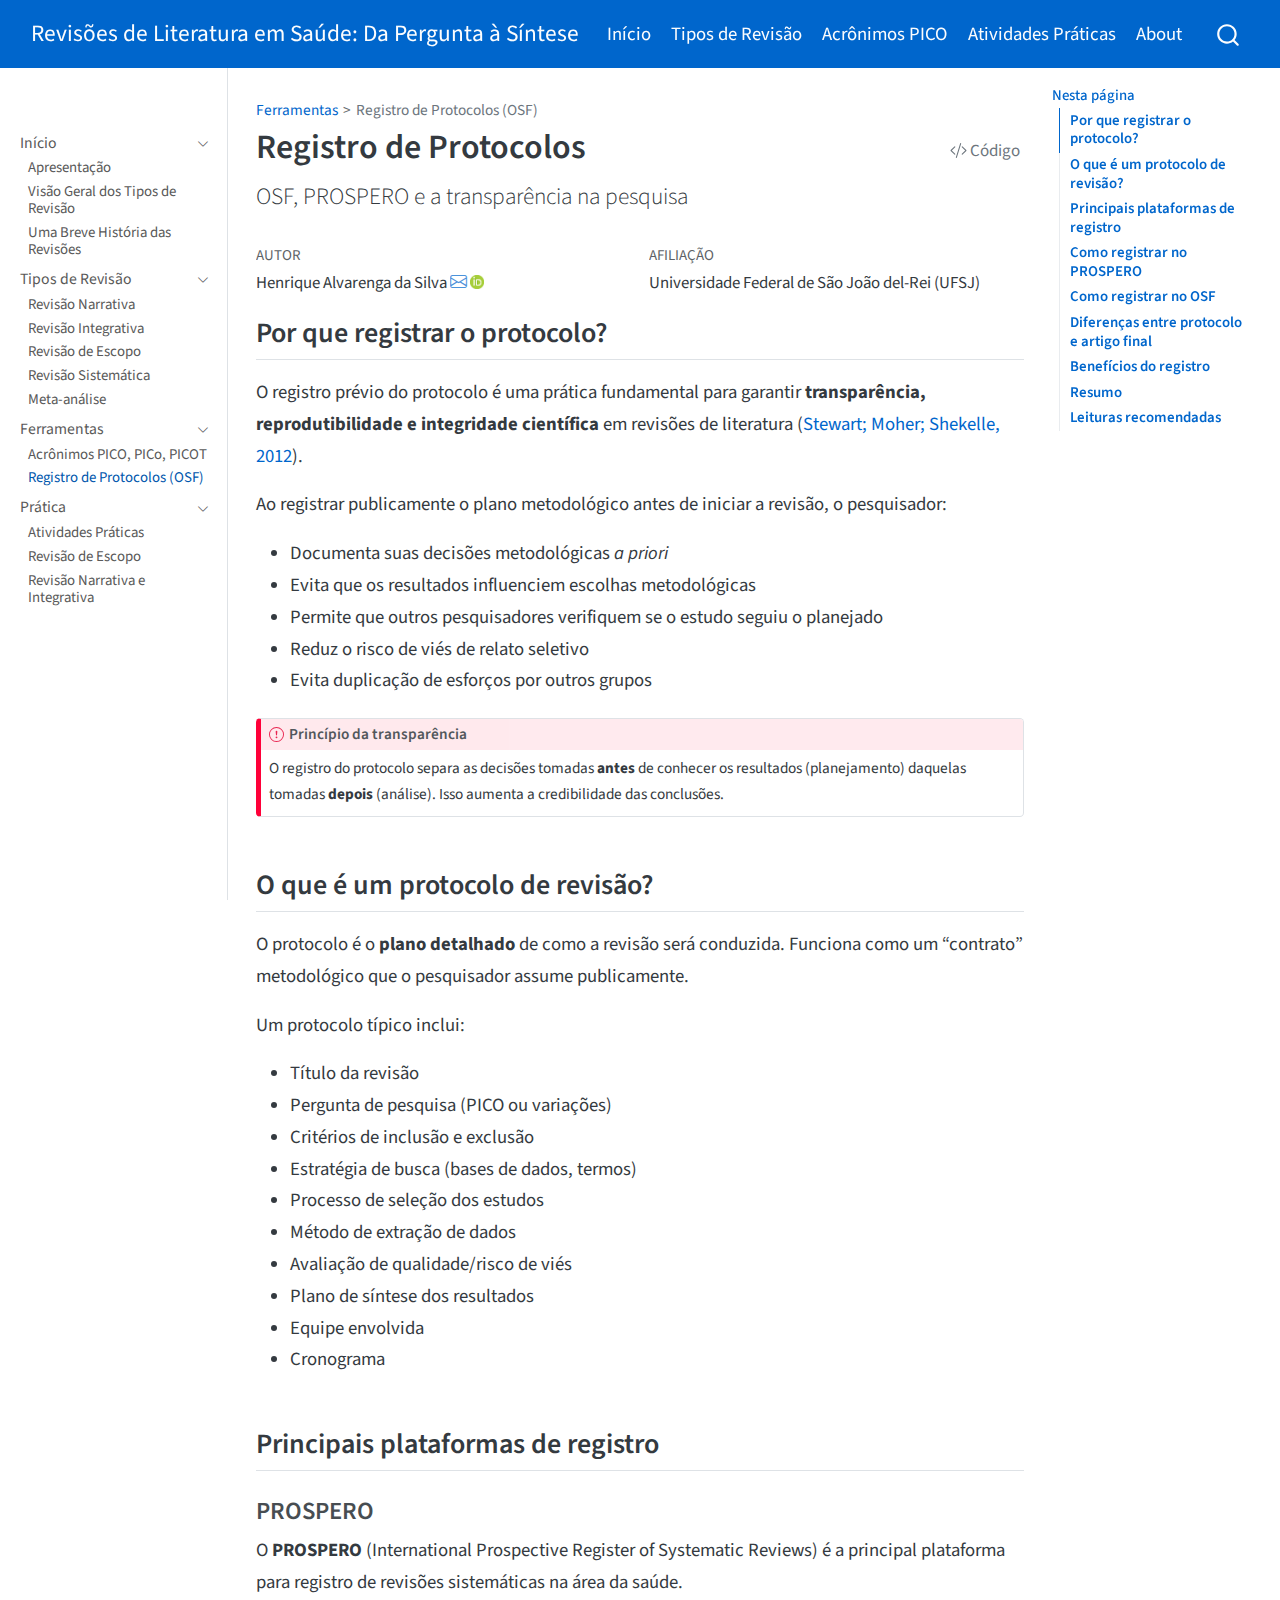
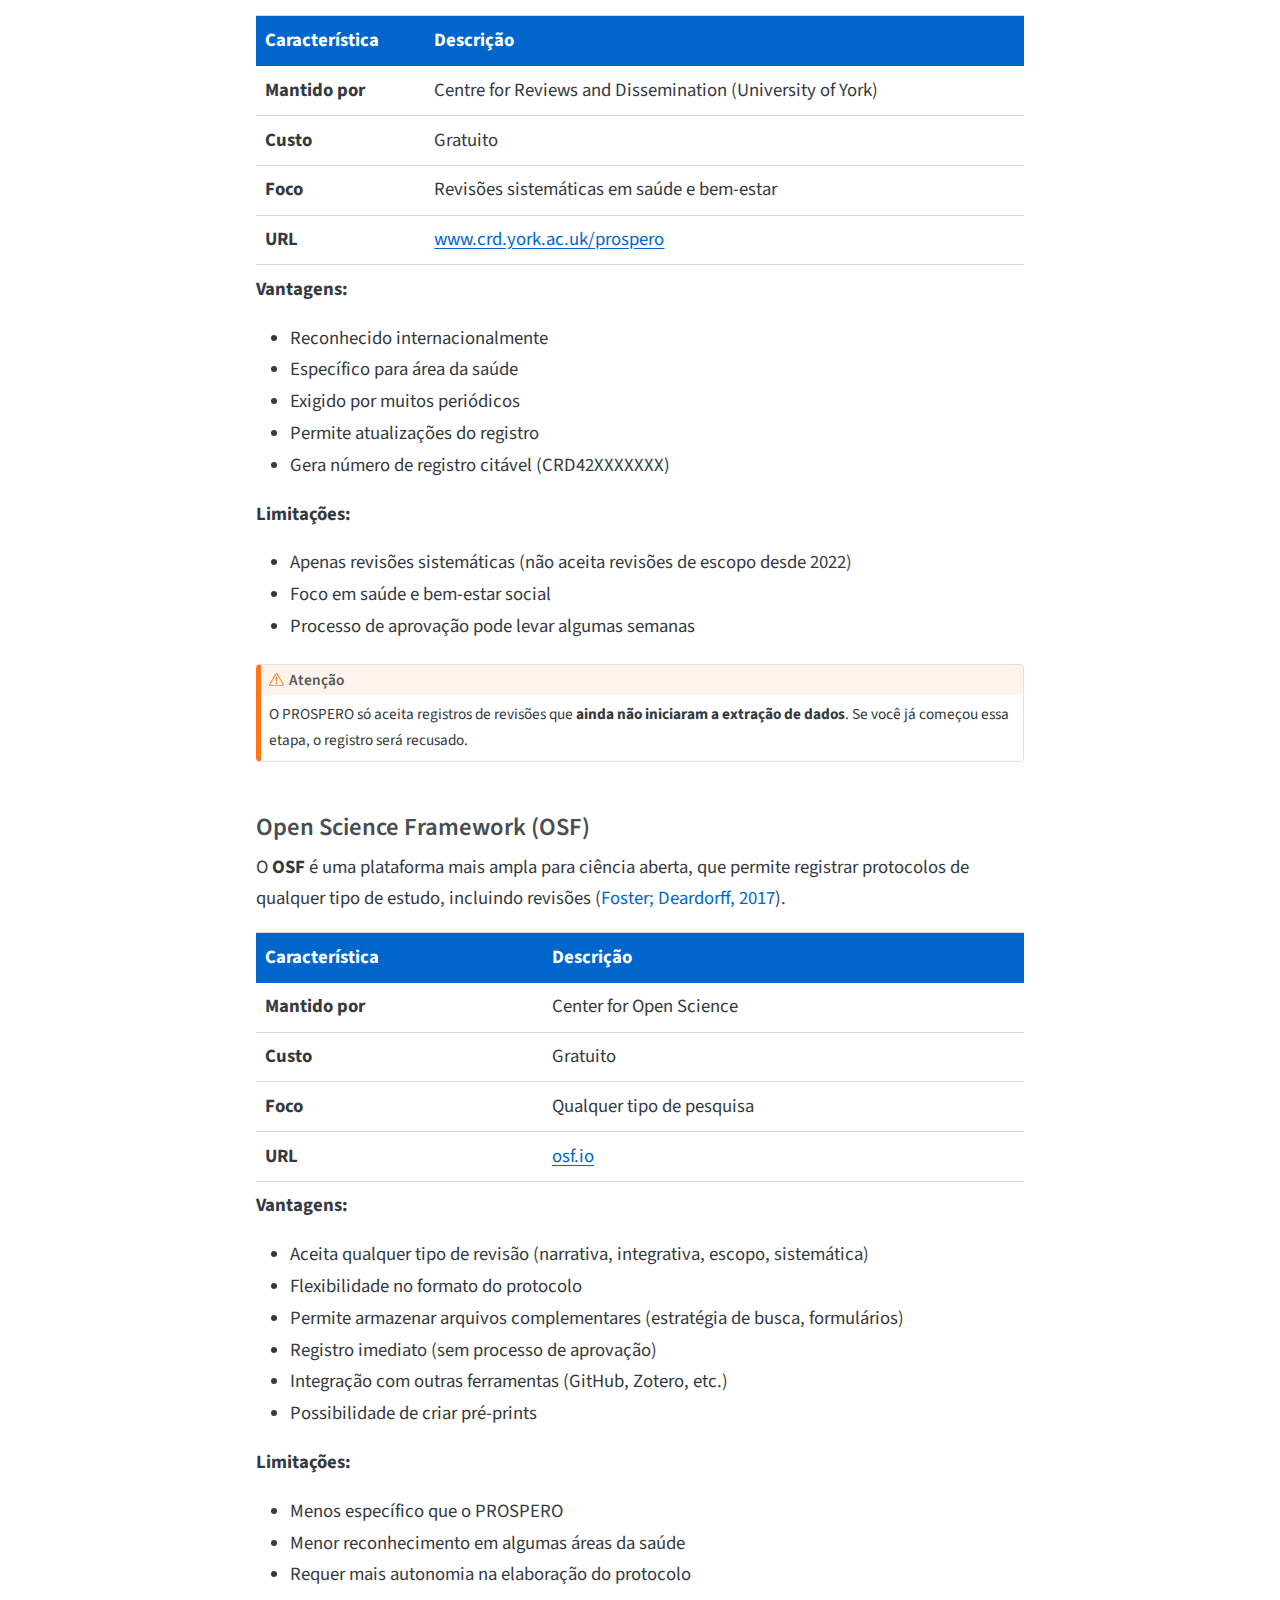
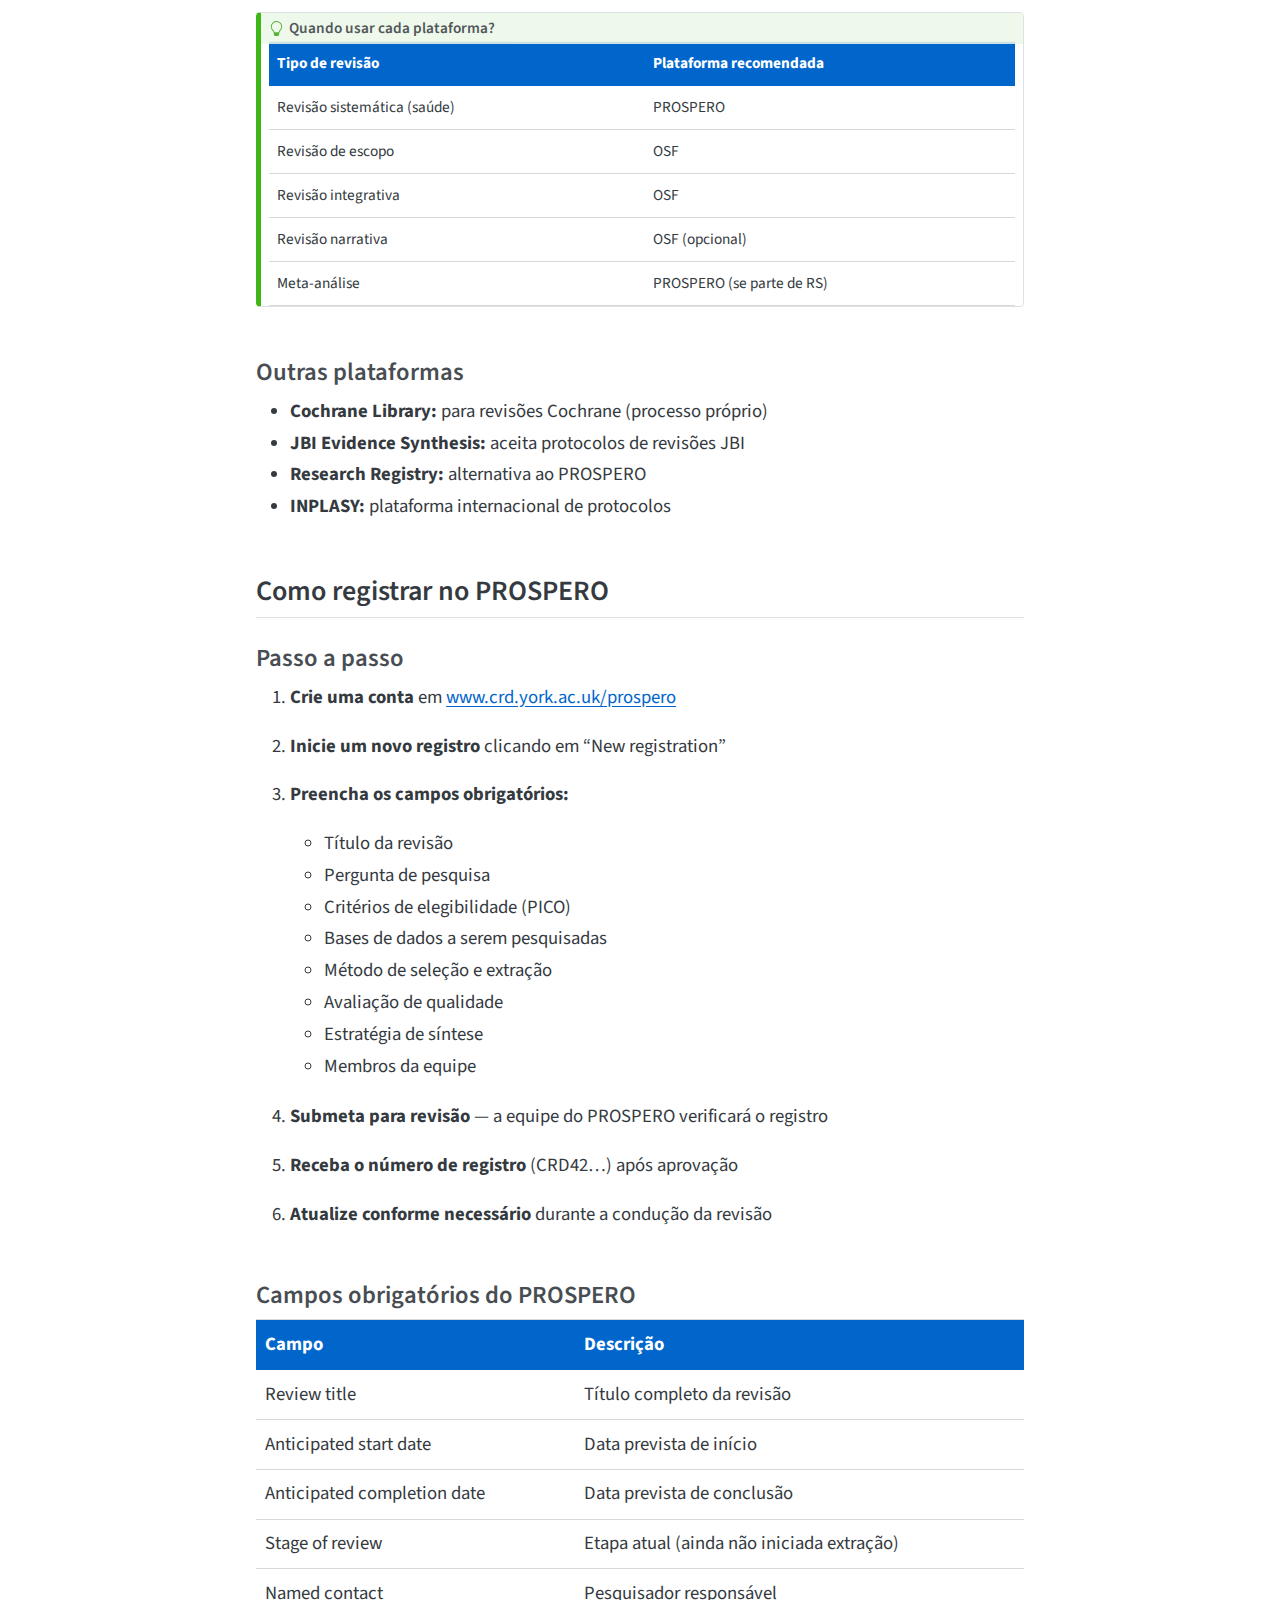
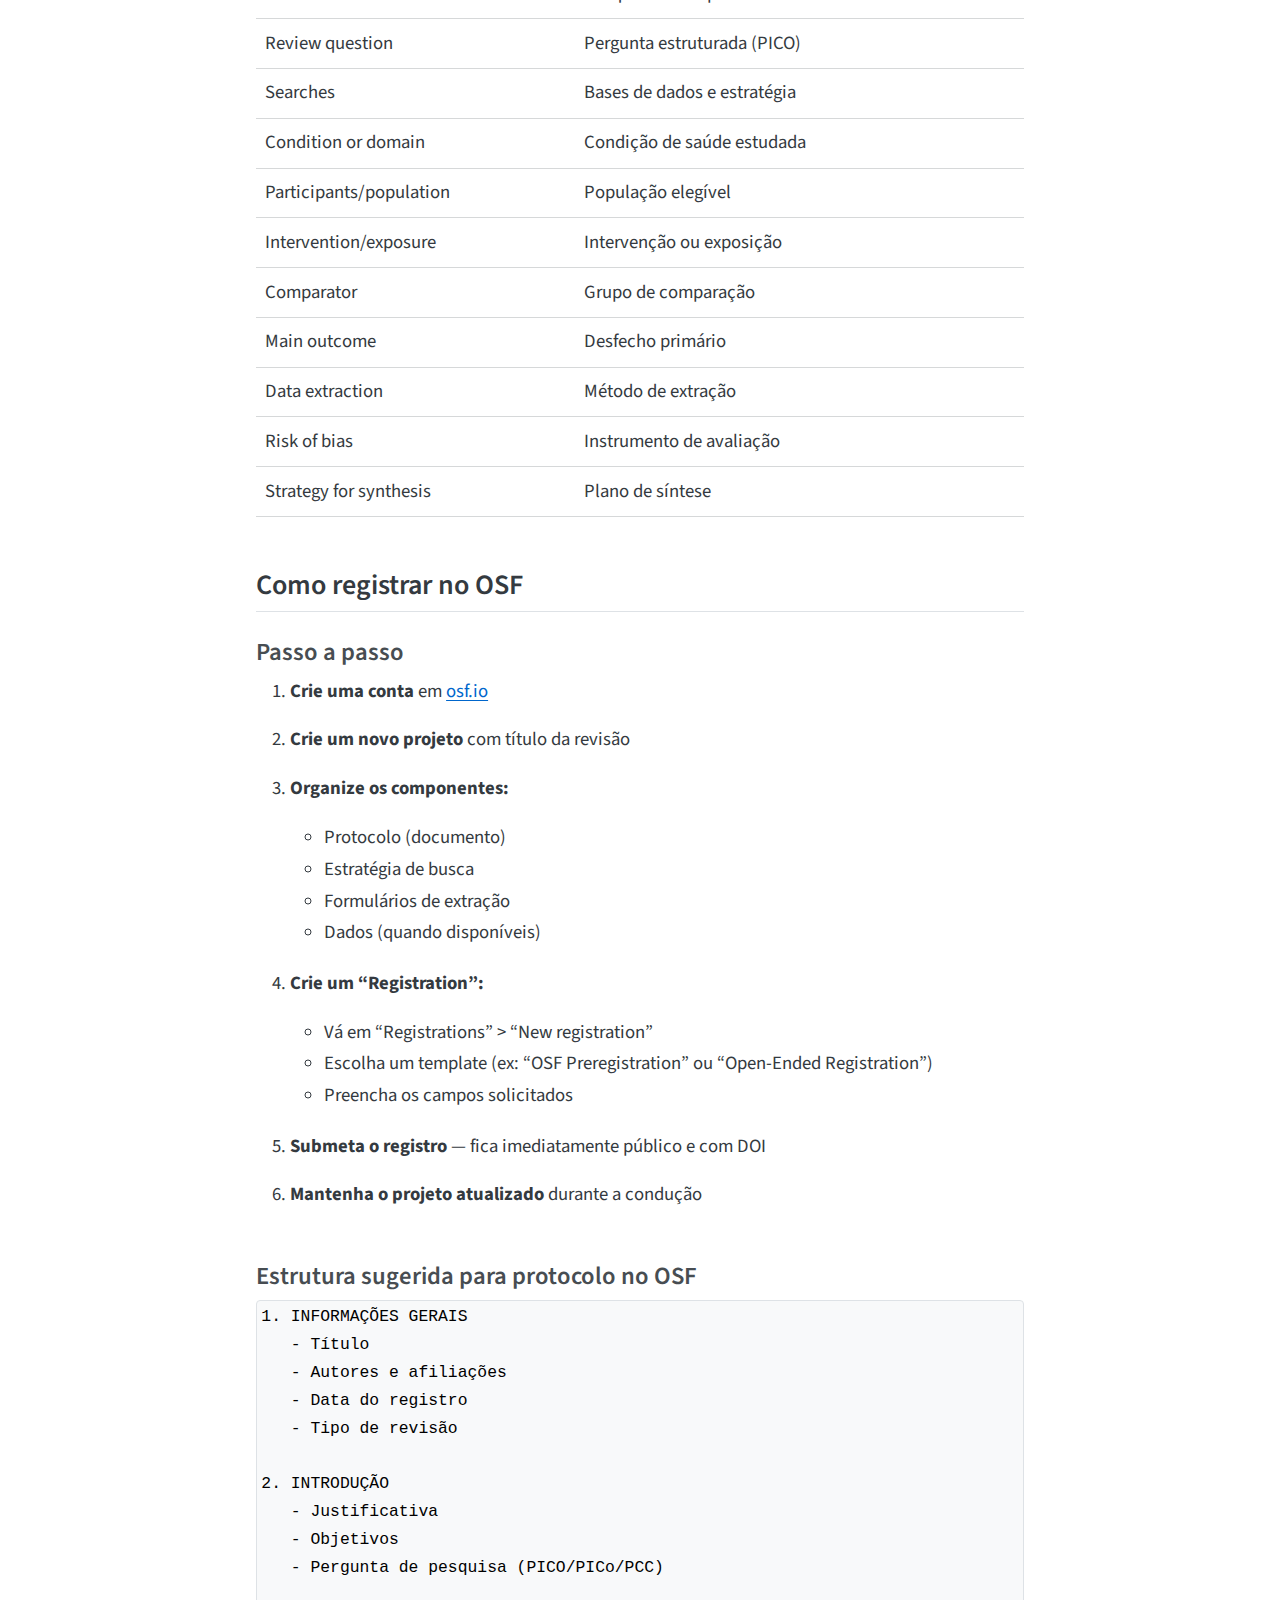
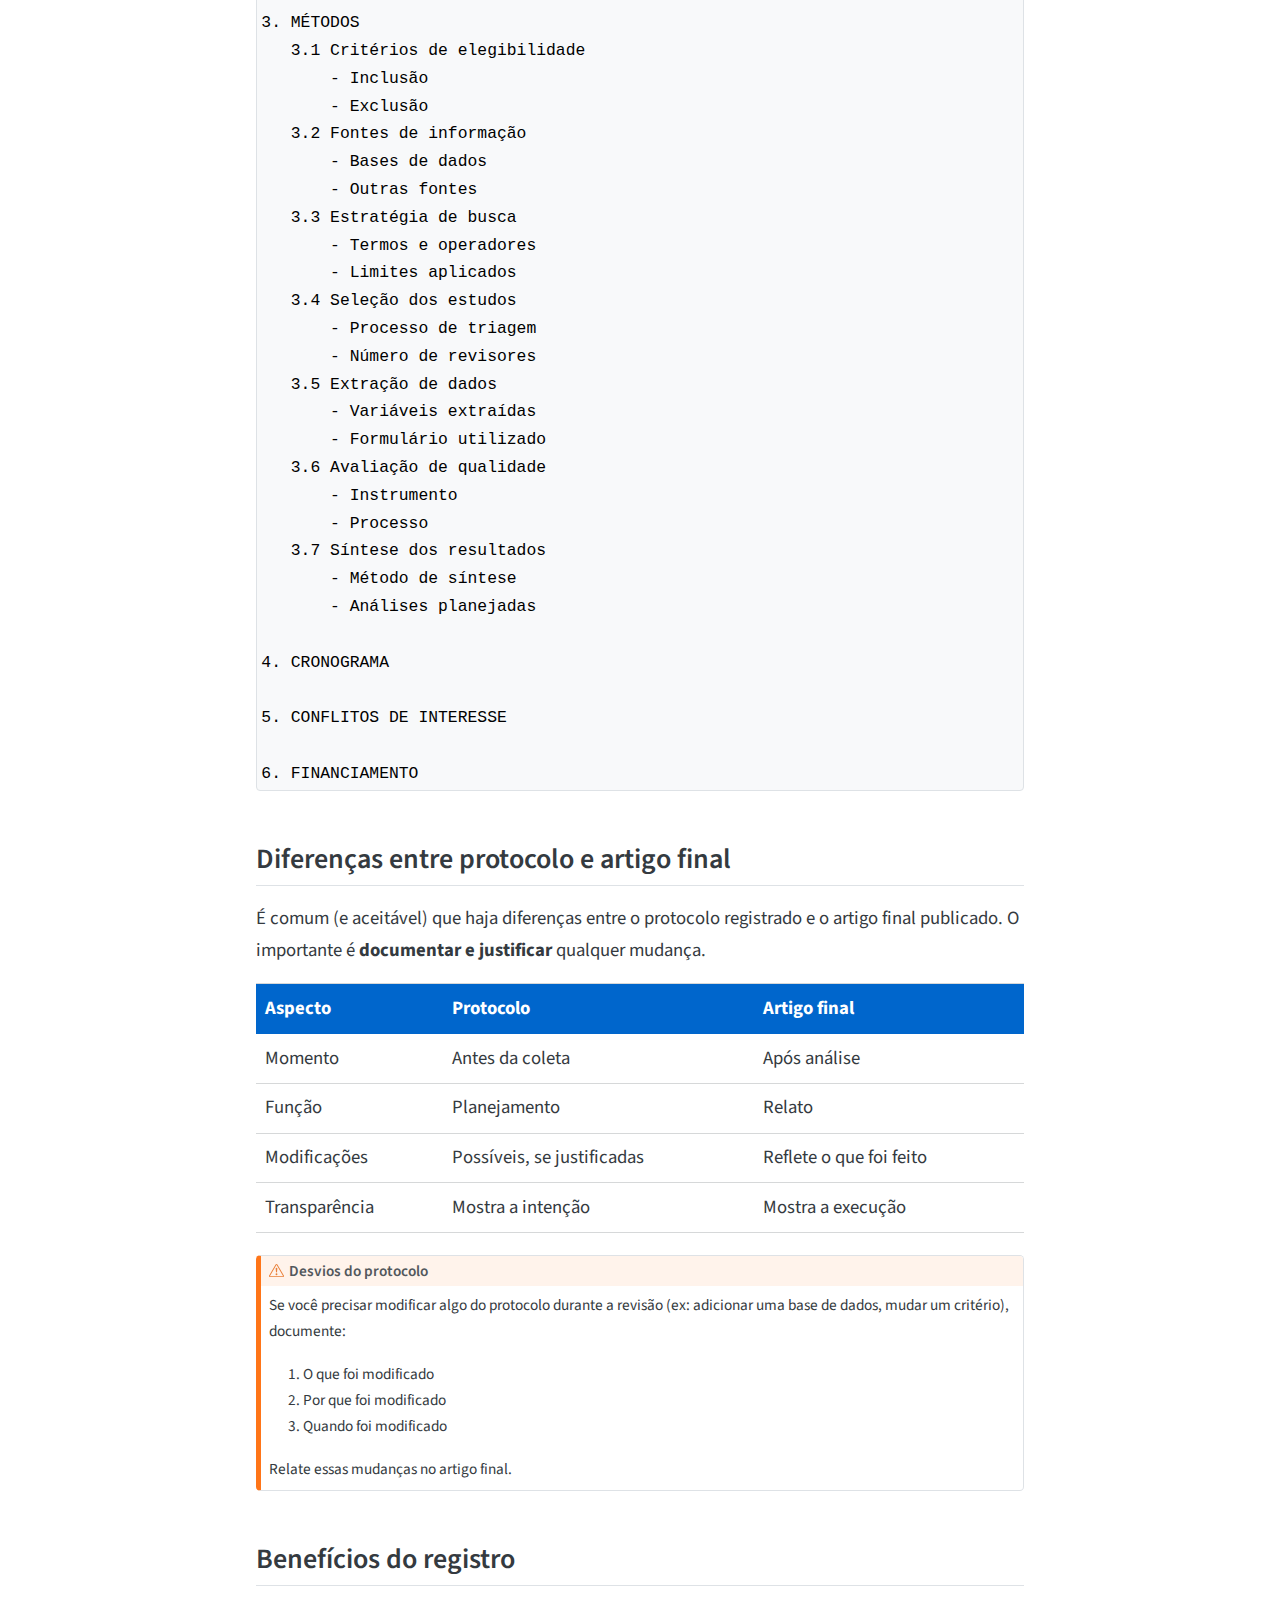
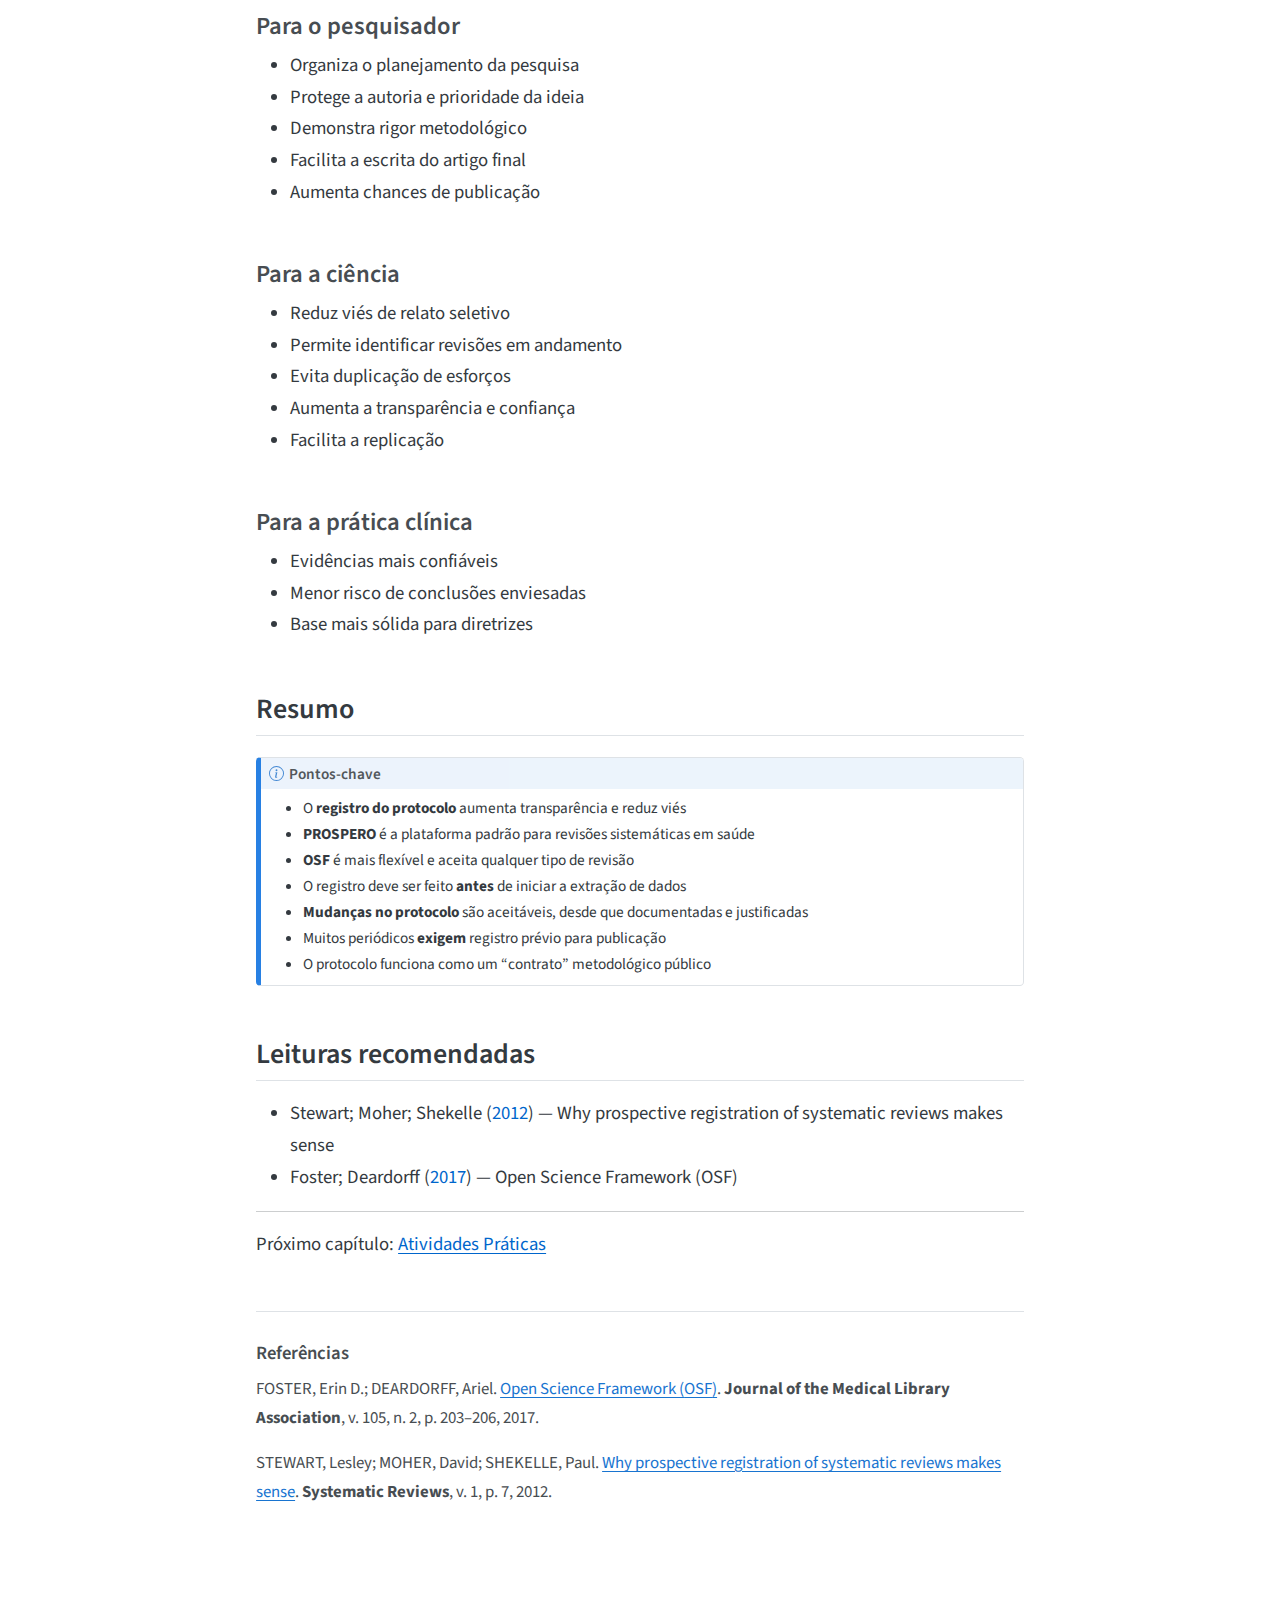
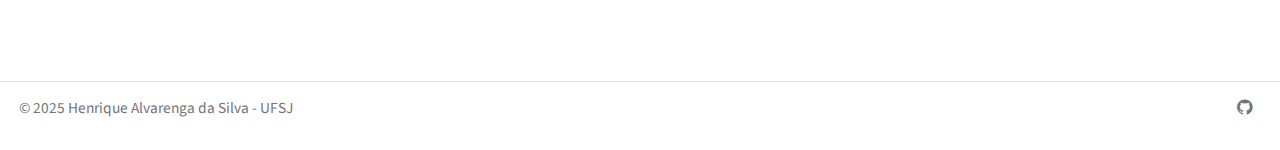
<file: docs/08-registro-osf.html>
<!DOCTYPE html>
<html xmlns="http://www.w3.org/1999/xhtml" lang="pt-BR" xml:lang="pt-BR"><head>

<meta charset="utf-8">
<meta name="generator" content="quarto-1.8.26">

<meta name="viewport" content="width=device-width, initial-scale=1.0, user-scalable=yes">

<meta name="author" content="Henrique Alvarenga da Silva">

<title>Registro de Protocolos – Revisões de Literatura em Saúde: Da Pergunta à Síntese</title>
<style>
code{white-space: pre-wrap;}
span.smallcaps{font-variant: small-caps;}
div.columns{display: flex; gap: min(4vw, 1.5em);}
div.column{flex: auto; overflow-x: auto;}
div.hanging-indent{margin-left: 1.5em; text-indent: -1.5em;}
ul.task-list{list-style: none;}
ul.task-list li input[type="checkbox"] {
  width: 0.8em;
  margin: 0 0.8em 0.2em -1em; /* quarto-specific, see https://github.com/quarto-dev/quarto-cli/issues/4556 */ 
  vertical-align: middle;
}
/* CSS for syntax highlighting */
html { -webkit-text-size-adjust: 100%; }
pre > code.sourceCode { white-space: pre; position: relative; }
pre > code.sourceCode > span { display: inline-block; line-height: 1.25; }
pre > code.sourceCode > span:empty { height: 1.2em; }
.sourceCode { overflow: visible; }
code.sourceCode > span { color: inherit; text-decoration: inherit; }
div.sourceCode { margin: 1em 0; }
pre.sourceCode { margin: 0; }
@media screen {
div.sourceCode { overflow: auto; }
}
@media print {
pre > code.sourceCode { white-space: pre-wrap; }
pre > code.sourceCode > span { text-indent: -5em; padding-left: 5em; }
}
pre.numberSource code
  { counter-reset: source-line 0; }
pre.numberSource code > span
  { position: relative; left: -4em; counter-increment: source-line; }
pre.numberSource code > span > a:first-child::before
  { content: counter(source-line);
    position: relative; left: -1em; text-align: right; vertical-align: baseline;
    border: none; display: inline-block;
    -webkit-touch-callout: none; -webkit-user-select: none;
    -khtml-user-select: none; -moz-user-select: none;
    -ms-user-select: none; user-select: none;
    padding: 0 4px; width: 4em;
  }
pre.numberSource { margin-left: 3em;  padding-left: 4px; }
div.sourceCode
  {   }
@media screen {
pre > code.sourceCode > span > a:first-child::before { text-decoration: underline; }
}
/* CSS for citations */
div.csl-bib-body { }
div.csl-entry {
  clear: both;
  margin-bottom: 1em;
}
.hanging-indent div.csl-entry {
  margin-left:2em;
  text-indent:-2em;
}
div.csl-left-margin {
  min-width:2em;
  float:left;
}
div.csl-right-inline {
  margin-left:2em;
  padding-left:1em;
}
div.csl-indent {
  margin-left: 2em;
}</style>


<script src="site_libs/quarto-nav/quarto-nav.js"></script>
<script src="site_libs/quarto-nav/headroom.min.js"></script>
<script src="site_libs/clipboard/clipboard.min.js"></script>
<script src="site_libs/quarto-search/autocomplete.umd.js"></script>
<script src="site_libs/quarto-search/fuse.min.js"></script>
<script src="site_libs/quarto-search/quarto-search.js"></script>
<meta name="quarto:offset" content="./">
<link href="./favicon.ico" rel="icon">
<script src="site_libs/quarto-html/quarto.js" type="module"></script>
<script src="site_libs/quarto-html/tabsets/tabsets.js" type="module"></script>
<script src="site_libs/quarto-html/axe/axe-check.js" type="module"></script>
<script src="site_libs/quarto-html/popper.min.js"></script>
<script src="site_libs/quarto-html/tippy.umd.min.js"></script>
<script src="site_libs/quarto-html/anchor.min.js"></script>
<link href="site_libs/quarto-html/tippy.css" rel="stylesheet">
<link href="site_libs/quarto-html/quarto-syntax-highlighting-587c61ba64f3a5504c4d52d930310e48.css" rel="stylesheet" id="quarto-text-highlighting-styles">
<script src="site_libs/bootstrap/bootstrap.min.js"></script>
<link href="site_libs/bootstrap/bootstrap-icons.css" rel="stylesheet">
<link href="site_libs/bootstrap/bootstrap-56346452e88ae1a5de58ede422006661.min.css" rel="stylesheet" append-hash="true" id="quarto-bootstrap" data-mode="light">
<script id="quarto-search-options" type="application/json">{
  "location": "navbar",
  "copy-button": false,
  "collapse-after": 3,
  "panel-placement": "end",
  "type": "overlay",
  "limit": 50,
  "keyboard-shortcut": [
    "f",
    "/",
    "s"
  ],
  "show-item-context": false,
  "language": {
    "search-no-results-text": "Nenhum resultado",
    "search-matching-documents-text": "documentos correspondentes",
    "search-copy-link-title": "Copiar link para a busca",
    "search-hide-matches-text": "Esconder correspondências adicionais",
    "search-more-match-text": "mais correspondência neste documento",
    "search-more-matches-text": "mais correspondências neste documento",
    "search-clear-button-title": "Limpar",
    "search-text-placeholder": "",
    "search-detached-cancel-button-title": "Cancelar",
    "search-submit-button-title": "Enviar",
    "search-label": "Procurar"
  }
}</script>
<style>html{ scroll-behavior: smooth; }</style>


<link rel="stylesheet" href="styles.css">
</head>

<body class="nav-sidebar docked nav-fixed quarto-light">

<div id="quarto-search-results"></div>
  <header id="quarto-header" class="headroom fixed-top">
    <nav class="navbar navbar-expand-lg " data-bs-theme="dark">
      <div class="navbar-container container-fluid">
      <div class="navbar-brand-container mx-auto">
    <a class="navbar-brand" href="./index.html">
    <span class="navbar-title">Revisões de Literatura em Saúde: Da Pergunta à Síntese</span>
    </a>
  </div>
            <div id="quarto-search" class="" title="Procurar"></div>
          <button class="navbar-toggler" type="button" data-bs-toggle="collapse" data-bs-target="#navbarCollapse" aria-controls="navbarCollapse" role="menu" aria-expanded="false" aria-label="Alternar de navegação" onclick="if (window.quartoToggleHeadroom) { window.quartoToggleHeadroom(); }">
  <span class="navbar-toggler-icon"></span>
</button>
          <div class="collapse navbar-collapse" id="navbarCollapse">
            <ul class="navbar-nav navbar-nav-scroll me-auto">
  <li class="nav-item">
    <a class="nav-link active" href="./index.html" aria-current="page"> 
<span class="menu-text">Início</span></a>
  </li>  
  <li class="nav-item">
    <a class="nav-link" href="./01-introducao.html"> 
<span class="menu-text">Tipos de Revisão</span></a>
  </li>  
  <li class="nav-item">
    <a class="nav-link" href="./07-acronimos-pico.html"> 
<span class="menu-text">Acrônimos PICO</span></a>
  </li>  
  <li class="nav-item">
    <a class="nav-link" href="./09-pratica-0.html"> 
<span class="menu-text">Atividades Práticas</span></a>
  </li>  
  <li class="nav-item">
    <a class="nav-link" href="./About.html"> 
<span class="menu-text">About</span></a>
  </li>  
</ul>
          </div> <!-- /navcollapse -->
            <div class="quarto-navbar-tools">
</div>
      </div> <!-- /container-fluid -->
    </nav>
  <nav class="quarto-secondary-nav">
    <div class="container-fluid d-flex">
      <button type="button" class="quarto-btn-toggle btn" data-bs-toggle="collapse" role="button" data-bs-target=".quarto-sidebar-collapse-item" aria-controls="quarto-sidebar" aria-expanded="false" aria-label="Alternar barra lateral" onclick="if (window.quartoToggleHeadroom) { window.quartoToggleHeadroom(); }">
        <i class="bi bi-layout-text-sidebar-reverse"></i>
      </button>
        <nav class="quarto-page-breadcrumbs" aria-label="breadcrumb"><ol class="breadcrumb"><li class="breadcrumb-item"><a href="./07-acronimos-pico.html">Ferramentas</a></li><li class="breadcrumb-item"><a href="./08-registro-osf.html">Registro de Protocolos (OSF)</a></li></ol></nav>
        <a class="flex-grow-1" role="navigation" data-bs-toggle="collapse" data-bs-target=".quarto-sidebar-collapse-item" aria-controls="quarto-sidebar" aria-expanded="false" aria-label="Alternar barra lateral" onclick="if (window.quartoToggleHeadroom) { window.quartoToggleHeadroom(); }">      
        </a>
      <button type="button" class="btn quarto-search-button" aria-label="Procurar" onclick="window.quartoOpenSearch();">
        <i class="bi bi-search"></i>
      </button>
    </div>
  </nav>
</header>
<!-- content -->
<div id="quarto-content" class="quarto-container page-columns page-rows-contents page-layout-article page-navbar">
<!-- sidebar -->
  <nav id="quarto-sidebar" class="sidebar collapse collapse-horizontal quarto-sidebar-collapse-item sidebar-navigation docked overflow-auto">
        <div class="mt-2 flex-shrink-0 align-items-center">
        <div class="sidebar-search">
        <div id="quarto-search" class="" title="Procurar"></div>
        </div>
        </div>
    <div class="sidebar-menu-container"> 
    <ul class="list-unstyled mt-1">
        <li class="sidebar-item sidebar-item-section">
      <div class="sidebar-item-container"> 
            <a class="sidebar-item-text sidebar-link text-start" data-bs-toggle="collapse" data-bs-target="#quarto-sidebar-section-1" role="navigation" aria-expanded="true">
 <span class="menu-text">Início</span></a>
          <a class="sidebar-item-toggle text-start" data-bs-toggle="collapse" data-bs-target="#quarto-sidebar-section-1" role="navigation" aria-expanded="true" aria-label="Alternar seção">
            <i class="bi bi-chevron-right ms-2"></i>
          </a> 
      </div>
      <ul id="quarto-sidebar-section-1" class="collapse list-unstyled sidebar-section depth1 show">  
          <li class="sidebar-item">
  <div class="sidebar-item-container"> 
  <a href="./index.html" class="sidebar-item-text sidebar-link">
 <span class="menu-text">Apresentação</span></a>
  </div>
</li>
          <li class="sidebar-item">
  <div class="sidebar-item-container"> 
  <a href="./01-introducao.html" class="sidebar-item-text sidebar-link">
 <span class="menu-text">Visão Geral dos Tipos de Revisão</span></a>
  </div>
</li>
          <li class="sidebar-item">
  <div class="sidebar-item-container"> 
  <a href="./01.1-historia.html" class="sidebar-item-text sidebar-link">
 <span class="menu-text">Uma Breve História das Revisões</span></a>
  </div>
</li>
      </ul>
  </li>
        <li class="sidebar-item sidebar-item-section">
      <div class="sidebar-item-container"> 
            <a class="sidebar-item-text sidebar-link text-start" data-bs-toggle="collapse" data-bs-target="#quarto-sidebar-section-2" role="navigation" aria-expanded="true">
 <span class="menu-text">Tipos de Revisão</span></a>
          <a class="sidebar-item-toggle text-start" data-bs-toggle="collapse" data-bs-target="#quarto-sidebar-section-2" role="navigation" aria-expanded="true" aria-label="Alternar seção">
            <i class="bi bi-chevron-right ms-2"></i>
          </a> 
      </div>
      <ul id="quarto-sidebar-section-2" class="collapse list-unstyled sidebar-section depth1 show">  
          <li class="sidebar-item">
  <div class="sidebar-item-container"> 
  <a href="./02-revisao-narrativa.html" class="sidebar-item-text sidebar-link">
 <span class="menu-text">Revisão Narrativa</span></a>
  </div>
</li>
          <li class="sidebar-item">
  <div class="sidebar-item-container"> 
  <a href="./03-revisao-integrativa.html" class="sidebar-item-text sidebar-link">
 <span class="menu-text">Revisão Integrativa</span></a>
  </div>
</li>
          <li class="sidebar-item">
  <div class="sidebar-item-container"> 
  <a href="./04-revisao-escopo.html" class="sidebar-item-text sidebar-link">
 <span class="menu-text">Revisão de Escopo</span></a>
  </div>
</li>
          <li class="sidebar-item">
  <div class="sidebar-item-container"> 
  <a href="./05-revisao-sistematica.html" class="sidebar-item-text sidebar-link">
 <span class="menu-text">Revisão Sistemática</span></a>
  </div>
</li>
          <li class="sidebar-item">
  <div class="sidebar-item-container"> 
  <a href="./06-metanalise.html" class="sidebar-item-text sidebar-link">
 <span class="menu-text">Meta-análise</span></a>
  </div>
</li>
      </ul>
  </li>
        <li class="sidebar-item sidebar-item-section">
      <div class="sidebar-item-container"> 
            <a class="sidebar-item-text sidebar-link text-start" data-bs-toggle="collapse" data-bs-target="#quarto-sidebar-section-3" role="navigation" aria-expanded="true">
 <span class="menu-text">Ferramentas</span></a>
          <a class="sidebar-item-toggle text-start" data-bs-toggle="collapse" data-bs-target="#quarto-sidebar-section-3" role="navigation" aria-expanded="true" aria-label="Alternar seção">
            <i class="bi bi-chevron-right ms-2"></i>
          </a> 
      </div>
      <ul id="quarto-sidebar-section-3" class="collapse list-unstyled sidebar-section depth1 show">  
          <li class="sidebar-item">
  <div class="sidebar-item-container"> 
  <a href="./07-acronimos-pico.html" class="sidebar-item-text sidebar-link">
 <span class="menu-text">Acrônimos PICO, PICo, PICOT</span></a>
  </div>
</li>
          <li class="sidebar-item">
  <div class="sidebar-item-container"> 
  <a href="./08-registro-osf.html" class="sidebar-item-text sidebar-link active">
 <span class="menu-text">Registro de Protocolos (OSF)</span></a>
  </div>
</li>
      </ul>
  </li>
        <li class="sidebar-item sidebar-item-section">
      <div class="sidebar-item-container"> 
            <a class="sidebar-item-text sidebar-link text-start" data-bs-toggle="collapse" data-bs-target="#quarto-sidebar-section-4" role="navigation" aria-expanded="true">
 <span class="menu-text">Prática</span></a>
          <a class="sidebar-item-toggle text-start" data-bs-toggle="collapse" data-bs-target="#quarto-sidebar-section-4" role="navigation" aria-expanded="true" aria-label="Alternar seção">
            <i class="bi bi-chevron-right ms-2"></i>
          </a> 
      </div>
      <ul id="quarto-sidebar-section-4" class="collapse list-unstyled sidebar-section depth1 show">  
          <li class="sidebar-item">
  <div class="sidebar-item-container"> 
  <a href="./09-pratica-0.html" class="sidebar-item-text sidebar-link">
 <span class="menu-text">Atividades Práticas</span></a>
  </div>
</li>
          <li class="sidebar-item">
  <div class="sidebar-item-container"> 
  <a href="./09-pratica-1.html" class="sidebar-item-text sidebar-link">
 <span class="menu-text">Revisão de Escopo</span></a>
  </div>
</li>
          <li class="sidebar-item">
  <div class="sidebar-item-container"> 
  <a href="./09-pratica-2.html" class="sidebar-item-text sidebar-link">
 <span class="menu-text">Revisão Narrativa e Integrativa</span></a>
  </div>
</li>
      </ul>
  </li>
    </ul>
    </div>
</nav>
<div id="quarto-sidebar-glass" class="quarto-sidebar-collapse-item" data-bs-toggle="collapse" data-bs-target=".quarto-sidebar-collapse-item"></div>
<!-- margin-sidebar -->
    <div id="quarto-margin-sidebar" class="sidebar margin-sidebar">
        <nav id="TOC" role="doc-toc" class="toc-active">
    <h2 id="toc-title">Nesta página</h2>
   
  <ul>
  <li><a href="#por-que-registrar-o-protocolo" id="toc-por-que-registrar-o-protocolo" class="nav-link active" data-scroll-target="#por-que-registrar-o-protocolo">Por que registrar o protocolo?</a></li>
  <li><a href="#o-que-é-um-protocolo-de-revisão" id="toc-o-que-é-um-protocolo-de-revisão" class="nav-link" data-scroll-target="#o-que-é-um-protocolo-de-revisão">O que é um protocolo de revisão?</a></li>
  <li><a href="#principais-plataformas-de-registro" id="toc-principais-plataformas-de-registro" class="nav-link" data-scroll-target="#principais-plataformas-de-registro">Principais plataformas de registro</a>
  <ul class="collapse">
  <li><a href="#prospero" id="toc-prospero" class="nav-link" data-scroll-target="#prospero">PROSPERO</a></li>
  <li><a href="#open-science-framework-osf" id="toc-open-science-framework-osf" class="nav-link" data-scroll-target="#open-science-framework-osf">Open Science Framework (OSF)</a></li>
  <li><a href="#outras-plataformas" id="toc-outras-plataformas" class="nav-link" data-scroll-target="#outras-plataformas">Outras plataformas</a></li>
  </ul></li>
  <li><a href="#como-registrar-no-prospero" id="toc-como-registrar-no-prospero" class="nav-link" data-scroll-target="#como-registrar-no-prospero">Como registrar no PROSPERO</a>
  <ul class="collapse">
  <li><a href="#passo-a-passo" id="toc-passo-a-passo" class="nav-link" data-scroll-target="#passo-a-passo">Passo a passo</a></li>
  <li><a href="#campos-obrigatórios-do-prospero" id="toc-campos-obrigatórios-do-prospero" class="nav-link" data-scroll-target="#campos-obrigatórios-do-prospero">Campos obrigatórios do PROSPERO</a></li>
  </ul></li>
  <li><a href="#como-registrar-no-osf" id="toc-como-registrar-no-osf" class="nav-link" data-scroll-target="#como-registrar-no-osf">Como registrar no OSF</a>
  <ul class="collapse">
  <li><a href="#passo-a-passo-1" id="toc-passo-a-passo-1" class="nav-link" data-scroll-target="#passo-a-passo-1">Passo a passo</a></li>
  <li><a href="#estrutura-sugerida-para-protocolo-no-osf" id="toc-estrutura-sugerida-para-protocolo-no-osf" class="nav-link" data-scroll-target="#estrutura-sugerida-para-protocolo-no-osf">Estrutura sugerida para protocolo no OSF</a></li>
  </ul></li>
  <li><a href="#diferenças-entre-protocolo-e-artigo-final" id="toc-diferenças-entre-protocolo-e-artigo-final" class="nav-link" data-scroll-target="#diferenças-entre-protocolo-e-artigo-final">Diferenças entre protocolo e artigo final</a></li>
  <li><a href="#benefícios-do-registro" id="toc-benefícios-do-registro" class="nav-link" data-scroll-target="#benefícios-do-registro">Benefícios do registro</a>
  <ul class="collapse">
  <li><a href="#para-o-pesquisador" id="toc-para-o-pesquisador" class="nav-link" data-scroll-target="#para-o-pesquisador">Para o pesquisador</a></li>
  <li><a href="#para-a-ciência" id="toc-para-a-ciência" class="nav-link" data-scroll-target="#para-a-ciência">Para a ciência</a></li>
  <li><a href="#para-a-prática-clínica" id="toc-para-a-prática-clínica" class="nav-link" data-scroll-target="#para-a-prática-clínica">Para a prática clínica</a></li>
  </ul></li>
  <li><a href="#resumo" id="toc-resumo" class="nav-link" data-scroll-target="#resumo">Resumo</a></li>
  <li><a href="#leituras-recomendadas" id="toc-leituras-recomendadas" class="nav-link" data-scroll-target="#leituras-recomendadas">Leituras recomendadas</a></li>
  </ul>
</nav>
    </div>
<!-- main -->
<main class="content" id="quarto-document-content">

<header id="title-block-header" class="quarto-title-block default"><nav class="quarto-page-breadcrumbs quarto-title-breadcrumbs d-none d-lg-block" aria-label="breadcrumb"><ol class="breadcrumb"><li class="breadcrumb-item"><a href="./07-acronimos-pico.html">Ferramentas</a></li><li class="breadcrumb-item"><a href="./08-registro-osf.html">Registro de Protocolos (OSF)</a></li></ol></nav>
<div class="quarto-title">
<div class="quarto-title-block"><div><h1 class="title">Registro de Protocolos</h1><button type="button" class="btn code-tools-button" id="quarto-code-tools-source"><i class="bi"></i> Código</button></div></div>
<p class="subtitle lead">OSF, PROSPERO e a transparência na pesquisa</p>
</div>


<div class="quarto-title-meta-author">
  <div class="quarto-title-meta-heading">Autor</div>
  <div class="quarto-title-meta-heading">Afiliação</div>
  
    <div class="quarto-title-meta-contents">
    <p class="author">Henrique Alvarenga da Silva <a href="mailto:henriquealvarenga@ufsj.edu.br" class="quarto-title-author-email"><i class="bi bi-envelope"></i></a> <a href="https://orcid.org/0000-0001-9799-5240" class="quarto-title-author-orcid"> <img src="[data-uri]"></a></p>
  </div>
  <div class="quarto-title-meta-contents">
        <p class="affiliation">
            Universidade Federal de São João del-Rei (UFSJ)
          </p>
      </div>
  </div>

<div class="quarto-title-meta">

      
  
    
  </div>
  


</header>


<section id="por-que-registrar-o-protocolo" class="level2">
<h2 class="anchored" data-anchor-id="por-que-registrar-o-protocolo">Por que registrar o protocolo?</h2>
<p>O registro prévio do protocolo é uma prática fundamental para garantir <strong>transparência, reprodutibilidade e integridade científica</strong> em revisões de literatura <span class="citation" data-cites="stewart2012">(<a href="#ref-stewart2012" role="doc-biblioref">Stewart; Moher; Shekelle, 2012</a>)</span>.</p>
<p>Ao registrar publicamente o plano metodológico antes de iniciar a revisão, o pesquisador:</p>
<ul>
<li>Documenta suas decisões metodológicas <em>a priori</em></li>
<li>Evita que os resultados influenciem escolhas metodológicas</li>
<li>Permite que outros pesquisadores verifiquem se o estudo seguiu o planejado</li>
<li>Reduz o risco de viés de relato seletivo</li>
<li>Evita duplicação de esforços por outros grupos</li>
</ul>
<div class="callout callout-style-default callout-important callout-titled">
<div class="callout-header d-flex align-content-center">
<div class="callout-icon-container">
<i class="callout-icon"></i>
</div>
<div class="callout-title-container flex-fill">
<span class="screen-reader-only">Importante</span>Princípio da transparência
</div>
</div>
<div class="callout-body-container callout-body">
<p>O registro do protocolo separa as decisões tomadas <strong>antes</strong> de conhecer os resultados (planejamento) daquelas tomadas <strong>depois</strong> (análise). Isso aumenta a credibilidade das conclusões.</p>
</div>
</div>
</section>
<section id="o-que-é-um-protocolo-de-revisão" class="level2">
<h2 class="anchored" data-anchor-id="o-que-é-um-protocolo-de-revisão">O que é um protocolo de revisão?</h2>
<p>O protocolo é o <strong>plano detalhado</strong> de como a revisão será conduzida. Funciona como um “contrato” metodológico que o pesquisador assume publicamente.</p>
<p>Um protocolo típico inclui:</p>
<ul>
<li>Título da revisão</li>
<li>Pergunta de pesquisa (PICO ou variações)</li>
<li>Critérios de inclusão e exclusão</li>
<li>Estratégia de busca (bases de dados, termos)</li>
<li>Processo de seleção dos estudos</li>
<li>Método de extração de dados</li>
<li>Avaliação de qualidade/risco de viés</li>
<li>Plano de síntese dos resultados</li>
<li>Equipe envolvida</li>
<li>Cronograma</li>
</ul>
</section>
<section id="principais-plataformas-de-registro" class="level2">
<h2 class="anchored" data-anchor-id="principais-plataformas-de-registro">Principais plataformas de registro</h2>
<section id="prospero" class="level3">
<h3 class="anchored" data-anchor-id="prospero">PROSPERO</h3>
<p>O <strong>PROSPERO</strong> (International Prospective Register of Systematic Reviews) é a principal plataforma para registro de revisões sistemáticas na área da saúde.</p>
<table class="caption-top table">
<thead>
<tr class="header">
<th>Característica</th>
<th>Descrição</th>
</tr>
</thead>
<tbody>
<tr class="odd">
<td><strong>Mantido por</strong></td>
<td>Centre for Reviews and Dissemination (University of York)</td>
</tr>
<tr class="even">
<td><strong>Custo</strong></td>
<td>Gratuito</td>
</tr>
<tr class="odd">
<td><strong>Foco</strong></td>
<td>Revisões sistemáticas em saúde e bem-estar</td>
</tr>
<tr class="even">
<td><strong>URL</strong></td>
<td><a href="https://www.crd.york.ac.uk/prospero">www.crd.york.ac.uk/prospero</a></td>
</tr>
</tbody>
</table>
<p><strong>Vantagens:</strong></p>
<ul>
<li>Reconhecido internacionalmente</li>
<li>Específico para área da saúde</li>
<li>Exigido por muitos periódicos</li>
<li>Permite atualizações do registro</li>
<li>Gera número de registro citável (CRD42XXXXXXX)</li>
</ul>
<p><strong>Limitações:</strong></p>
<ul>
<li>Apenas revisões sistemáticas (não aceita revisões de escopo desde 2022)</li>
<li>Foco em saúde e bem-estar social</li>
<li>Processo de aprovação pode levar algumas semanas</li>
</ul>
<div class="callout callout-style-default callout-warning callout-titled">
<div class="callout-header d-flex align-content-center">
<div class="callout-icon-container">
<i class="callout-icon"></i>
</div>
<div class="callout-title-container flex-fill">
<span class="screen-reader-only">Aviso</span>Atenção
</div>
</div>
<div class="callout-body-container callout-body">
<p>O PROSPERO só aceita registros de revisões que <strong>ainda não iniciaram a extração de dados</strong>. Se você já começou essa etapa, o registro será recusado.</p>
</div>
</div>
</section>
<section id="open-science-framework-osf" class="level3">
<h3 class="anchored" data-anchor-id="open-science-framework-osf">Open Science Framework (OSF)</h3>
<p>O <strong>OSF</strong> é uma plataforma mais ampla para ciência aberta, que permite registrar protocolos de qualquer tipo de estudo, incluindo revisões <span class="citation" data-cites="foster2017">(<a href="#ref-foster2017" role="doc-biblioref">Foster; Deardorff, 2017</a>)</span>.</p>
<table class="caption-top table">
<thead>
<tr class="header">
<th>Característica</th>
<th>Descrição</th>
</tr>
</thead>
<tbody>
<tr class="odd">
<td><strong>Mantido por</strong></td>
<td>Center for Open Science</td>
</tr>
<tr class="even">
<td><strong>Custo</strong></td>
<td>Gratuito</td>
</tr>
<tr class="odd">
<td><strong>Foco</strong></td>
<td>Qualquer tipo de pesquisa</td>
</tr>
<tr class="even">
<td><strong>URL</strong></td>
<td><a href="https://osf.io">osf.io</a></td>
</tr>
</tbody>
</table>
<p><strong>Vantagens:</strong></p>
<ul>
<li>Aceita qualquer tipo de revisão (narrativa, integrativa, escopo, sistemática)</li>
<li>Flexibilidade no formato do protocolo</li>
<li>Permite armazenar arquivos complementares (estratégia de busca, formulários)</li>
<li>Registro imediato (sem processo de aprovação)</li>
<li>Integração com outras ferramentas (GitHub, Zotero, etc.)</li>
<li>Possibilidade de criar pré-prints</li>
</ul>
<p><strong>Limitações:</strong></p>
<ul>
<li>Menos específico que o PROSPERO</li>
<li>Menor reconhecimento em algumas áreas da saúde</li>
<li>Requer mais autonomia na elaboração do protocolo</li>
</ul>
<div class="callout callout-style-default callout-tip callout-titled">
<div class="callout-header d-flex align-content-center">
<div class="callout-icon-container">
<i class="callout-icon"></i>
</div>
<div class="callout-title-container flex-fill">
<span class="screen-reader-only">Dica</span>Quando usar cada plataforma?
</div>
</div>
<div class="callout-body-container callout-body">
<table class="caption-top table">
<thead>
<tr class="header">
<th>Tipo de revisão</th>
<th>Plataforma recomendada</th>
</tr>
</thead>
<tbody>
<tr class="odd">
<td>Revisão sistemática (saúde)</td>
<td>PROSPERO</td>
</tr>
<tr class="even">
<td>Revisão de escopo</td>
<td>OSF</td>
</tr>
<tr class="odd">
<td>Revisão integrativa</td>
<td>OSF</td>
</tr>
<tr class="even">
<td>Revisão narrativa</td>
<td>OSF (opcional)</td>
</tr>
<tr class="odd">
<td>Meta-análise</td>
<td>PROSPERO (se parte de RS)</td>
</tr>
</tbody>
</table>
</div>
</div>
</section>
<section id="outras-plataformas" class="level3">
<h3 class="anchored" data-anchor-id="outras-plataformas">Outras plataformas</h3>
<ul>
<li><strong>Cochrane Library:</strong> para revisões Cochrane (processo próprio)</li>
<li><strong>JBI Evidence Synthesis:</strong> aceita protocolos de revisões JBI</li>
<li><strong>Research Registry:</strong> alternativa ao PROSPERO</li>
<li><strong>INPLASY:</strong> plataforma internacional de protocolos</li>
</ul>
</section>
</section>
<section id="como-registrar-no-prospero" class="level2">
<h2 class="anchored" data-anchor-id="como-registrar-no-prospero">Como registrar no PROSPERO</h2>
<section id="passo-a-passo" class="level3">
<h3 class="anchored" data-anchor-id="passo-a-passo">Passo a passo</h3>
<ol type="1">
<li><p><strong>Crie uma conta</strong> em <a href="https://www.crd.york.ac.uk/prospero">www.crd.york.ac.uk/prospero</a></p></li>
<li><p><strong>Inicie um novo registro</strong> clicando em “New registration”</p></li>
<li><p><strong>Preencha os campos obrigatórios:</strong></p>
<ul>
<li>Título da revisão</li>
<li>Pergunta de pesquisa</li>
<li>Critérios de elegibilidade (PICO)</li>
<li>Bases de dados a serem pesquisadas</li>
<li>Método de seleção e extração</li>
<li>Avaliação de qualidade</li>
<li>Estratégia de síntese</li>
<li>Membros da equipe</li>
</ul></li>
<li><p><strong>Submeta para revisão</strong> — a equipe do PROSPERO verificará o registro</p></li>
<li><p><strong>Receba o número de registro</strong> (CRD42…) após aprovação</p></li>
<li><p><strong>Atualize conforme necessário</strong> durante a condução da revisão</p></li>
</ol>
</section>
<section id="campos-obrigatórios-do-prospero" class="level3">
<h3 class="anchored" data-anchor-id="campos-obrigatórios-do-prospero">Campos obrigatórios do PROSPERO</h3>
<table class="caption-top table">
<thead>
<tr class="header">
<th>Campo</th>
<th>Descrição</th>
</tr>
</thead>
<tbody>
<tr class="odd">
<td>Review title</td>
<td>Título completo da revisão</td>
</tr>
<tr class="even">
<td>Anticipated start date</td>
<td>Data prevista de início</td>
</tr>
<tr class="odd">
<td>Anticipated completion date</td>
<td>Data prevista de conclusão</td>
</tr>
<tr class="even">
<td>Stage of review</td>
<td>Etapa atual (ainda não iniciada extração)</td>
</tr>
<tr class="odd">
<td>Named contact</td>
<td>Pesquisador responsável</td>
</tr>
<tr class="even">
<td>Review question</td>
<td>Pergunta estruturada (PICO)</td>
</tr>
<tr class="odd">
<td>Searches</td>
<td>Bases de dados e estratégia</td>
</tr>
<tr class="even">
<td>Condition or domain</td>
<td>Condição de saúde estudada</td>
</tr>
<tr class="odd">
<td>Participants/population</td>
<td>População elegível</td>
</tr>
<tr class="even">
<td>Intervention/exposure</td>
<td>Intervenção ou exposição</td>
</tr>
<tr class="odd">
<td>Comparator</td>
<td>Grupo de comparação</td>
</tr>
<tr class="even">
<td>Main outcome</td>
<td>Desfecho primário</td>
</tr>
<tr class="odd">
<td>Data extraction</td>
<td>Método de extração</td>
</tr>
<tr class="even">
<td>Risk of bias</td>
<td>Instrumento de avaliação</td>
</tr>
<tr class="odd">
<td>Strategy for synthesis</td>
<td>Plano de síntese</td>
</tr>
</tbody>
</table>
</section>
</section>
<section id="como-registrar-no-osf" class="level2">
<h2 class="anchored" data-anchor-id="como-registrar-no-osf">Como registrar no OSF</h2>
<section id="passo-a-passo-1" class="level3">
<h3 class="anchored" data-anchor-id="passo-a-passo-1">Passo a passo</h3>
<ol type="1">
<li><p><strong>Crie uma conta</strong> em <a href="https://osf.io">osf.io</a></p></li>
<li><p><strong>Crie um novo projeto</strong> com título da revisão</p></li>
<li><p><strong>Organize os componentes:</strong></p>
<ul>
<li>Protocolo (documento)</li>
<li>Estratégia de busca</li>
<li>Formulários de extração</li>
<li>Dados (quando disponíveis)</li>
</ul></li>
<li><p><strong>Crie um “Registration”:</strong></p>
<ul>
<li>Vá em “Registrations” &gt; “New registration”</li>
<li>Escolha um template (ex: “OSF Preregistration” ou “Open-Ended Registration”)</li>
<li>Preencha os campos solicitados</li>
</ul></li>
<li><p><strong>Submeta o registro</strong> — fica imediatamente público e com DOI</p></li>
<li><p><strong>Mantenha o projeto atualizado</strong> durante a condução</p></li>
</ol>
</section>
<section id="estrutura-sugerida-para-protocolo-no-osf" class="level3">
<h3 class="anchored" data-anchor-id="estrutura-sugerida-para-protocolo-no-osf">Estrutura sugerida para protocolo no OSF</h3>
<pre><code>1. INFORMAÇÕES GERAIS
   - Título
   - Autores e afiliações
   - Data do registro
   - Tipo de revisão

2. INTRODUÇÃO
   - Justificativa
   - Objetivos
   - Pergunta de pesquisa (PICO/PICo/PCC)

3. MÉTODOS
   3.1 Critérios de elegibilidade
       - Inclusão
       - Exclusão
   3.2 Fontes de informação
       - Bases de dados
       - Outras fontes
   3.3 Estratégia de busca
       - Termos e operadores
       - Limites aplicados
   3.4 Seleção dos estudos
       - Processo de triagem
       - Número de revisores
   3.5 Extração de dados
       - Variáveis extraídas
       - Formulário utilizado
   3.6 Avaliação de qualidade
       - Instrumento
       - Processo
   3.7 Síntese dos resultados
       - Método de síntese
       - Análises planejadas

4. CRONOGRAMA

5. CONFLITOS DE INTERESSE

6. FINANCIAMENTO</code></pre>
</section>
</section>
<section id="diferenças-entre-protocolo-e-artigo-final" class="level2">
<h2 class="anchored" data-anchor-id="diferenças-entre-protocolo-e-artigo-final">Diferenças entre protocolo e artigo final</h2>
<p>É comum (e aceitável) que haja diferenças entre o protocolo registrado e o artigo final publicado. O importante é <strong>documentar e justificar</strong> qualquer mudança.</p>
<table class="caption-top table">
<thead>
<tr class="header">
<th>Aspecto</th>
<th>Protocolo</th>
<th>Artigo final</th>
</tr>
</thead>
<tbody>
<tr class="odd">
<td>Momento</td>
<td>Antes da coleta</td>
<td>Após análise</td>
</tr>
<tr class="even">
<td>Função</td>
<td>Planejamento</td>
<td>Relato</td>
</tr>
<tr class="odd">
<td>Modificações</td>
<td>Possíveis, se justificadas</td>
<td>Reflete o que foi feito</td>
</tr>
<tr class="even">
<td>Transparência</td>
<td>Mostra a intenção</td>
<td>Mostra a execução</td>
</tr>
</tbody>
</table>
<div class="callout callout-style-default callout-warning callout-titled">
<div class="callout-header d-flex align-content-center">
<div class="callout-icon-container">
<i class="callout-icon"></i>
</div>
<div class="callout-title-container flex-fill">
<span class="screen-reader-only">Aviso</span>Desvios do protocolo
</div>
</div>
<div class="callout-body-container callout-body">
<p>Se você precisar modificar algo do protocolo durante a revisão (ex: adicionar uma base de dados, mudar um critério), documente:</p>
<ol type="1">
<li>O que foi modificado</li>
<li>Por que foi modificado</li>
<li>Quando foi modificado</li>
</ol>
<p>Relate essas mudanças no artigo final.</p>
</div>
</div>
</section>
<section id="benefícios-do-registro" class="level2">
<h2 class="anchored" data-anchor-id="benefícios-do-registro">Benefícios do registro</h2>
<section id="para-o-pesquisador" class="level3">
<h3 class="anchored" data-anchor-id="para-o-pesquisador">Para o pesquisador</h3>
<ul>
<li>Organiza o planejamento da pesquisa</li>
<li>Protege a autoria e prioridade da ideia</li>
<li>Demonstra rigor metodológico</li>
<li>Facilita a escrita do artigo final</li>
<li>Aumenta chances de publicação</li>
</ul>
</section>
<section id="para-a-ciência" class="level3">
<h3 class="anchored" data-anchor-id="para-a-ciência">Para a ciência</h3>
<ul>
<li>Reduz viés de relato seletivo</li>
<li>Permite identificar revisões em andamento</li>
<li>Evita duplicação de esforços</li>
<li>Aumenta a transparência e confiança</li>
<li>Facilita a replicação</li>
</ul>
</section>
<section id="para-a-prática-clínica" class="level3">
<h3 class="anchored" data-anchor-id="para-a-prática-clínica">Para a prática clínica</h3>
<ul>
<li>Evidências mais confiáveis</li>
<li>Menor risco de conclusões enviesadas</li>
<li>Base mais sólida para diretrizes</li>
</ul>
</section>
</section>
<section id="resumo" class="level2">
<h2 class="anchored" data-anchor-id="resumo">Resumo</h2>
<div class="callout callout-style-default callout-note callout-titled">
<div class="callout-header d-flex align-content-center">
<div class="callout-icon-container">
<i class="callout-icon"></i>
</div>
<div class="callout-title-container flex-fill">
<span class="screen-reader-only">Nota</span>Pontos-chave
</div>
</div>
<div class="callout-body-container callout-body">
<ul>
<li>O <strong>registro do protocolo</strong> aumenta transparência e reduz viés</li>
<li><strong>PROSPERO</strong> é a plataforma padrão para revisões sistemáticas em saúde</li>
<li><strong>OSF</strong> é mais flexível e aceita qualquer tipo de revisão</li>
<li>O registro deve ser feito <strong>antes</strong> de iniciar a extração de dados</li>
<li><strong>Mudanças no protocolo</strong> são aceitáveis, desde que documentadas e justificadas</li>
<li>Muitos periódicos <strong>exigem</strong> registro prévio para publicação</li>
<li>O protocolo funciona como um “contrato” metodológico público</li>
</ul>
</div>
</div>
</section>
<section id="leituras-recomendadas" class="level2">
<h2 class="anchored" data-anchor-id="leituras-recomendadas">Leituras recomendadas</h2>
<ul>
<li><span class="citation" data-cites="stewart2012">Stewart; Moher; Shekelle (<a href="#ref-stewart2012" role="doc-biblioref">2012</a>)</span> — Why prospective registration of systematic reviews makes sense</li>
<li><span class="citation" data-cites="foster2017">Foster; Deardorff (<a href="#ref-foster2017" role="doc-biblioref">2017</a>)</span> — Open Science Framework (OSF)</li>
</ul>
<hr>
<p>Próximo capítulo: <strong><a href="./09-pratica-0.html">Atividades Práticas</a></strong></p>


<!-- -->


</section>

<div id="quarto-appendix" class="default"><section class="quarto-appendix-contents" role="doc-bibliography" id="quarto-bibliography"><h2 class="anchored quarto-appendix-heading">Referências</h2><div id="refs" class="references csl-bib-body" data-entry-spacing="1" role="list">
<div id="ref-foster2017" class="csl-entry" role="listitem">
FOSTER, Erin D.; DEARDORFF, Ariel. <a href="https://doi.org/10.5195/jmla.2017.88">Open Science Framework (<span>OSF</span>)</a>. <strong>Journal of the Medical Library Association</strong>, v. 105, n. 2, p. 203–206, 2017.
</div>
<div id="ref-stewart2012" class="csl-entry" role="listitem">
STEWART, Lesley; MOHER, David; SHEKELLE, Paul. <a href="https://doi.org/10.1186/2046-4053-1-7">Why prospective registration of systematic reviews makes sense</a>. <strong>Systematic Reviews</strong>, v. 1, p. 7, 2012.
</div>
</div></section></div></main> <!-- /main -->
<script id="quarto-html-after-body" type="application/javascript">
  window.document.addEventListener("DOMContentLoaded", function (event) {
    const icon = "";
    const anchorJS = new window.AnchorJS();
    anchorJS.options = {
      placement: 'right',
      icon: icon
    };
    anchorJS.add('.anchored');
    const isCodeAnnotation = (el) => {
      for (const clz of el.classList) {
        if (clz.startsWith('code-annotation-')) {                     
          return true;
        }
      }
      return false;
    }
    const onCopySuccess = function(e) {
      // button target
      const button = e.trigger;
      // don't keep focus
      button.blur();
      // flash "checked"
      button.classList.add('code-copy-button-checked');
      var currentTitle = button.getAttribute("title");
      button.setAttribute("title", "Copiada");
      let tooltip;
      if (window.bootstrap) {
        button.setAttribute("data-bs-toggle", "tooltip");
        button.setAttribute("data-bs-placement", "left");
        button.setAttribute("data-bs-title", "Copiada");
        tooltip = new bootstrap.Tooltip(button, 
          { trigger: "manual", 
            customClass: "code-copy-button-tooltip",
            offset: [0, -8]});
        tooltip.show();    
      }
      setTimeout(function() {
        if (tooltip) {
          tooltip.hide();
          button.removeAttribute("data-bs-title");
          button.removeAttribute("data-bs-toggle");
          button.removeAttribute("data-bs-placement");
        }
        button.setAttribute("title", currentTitle);
        button.classList.remove('code-copy-button-checked');
      }, 1000);
      // clear code selection
      e.clearSelection();
    }
    const getTextToCopy = function(trigger) {
      const outerScaffold = trigger.parentElement.cloneNode(true);
      const codeEl = outerScaffold.querySelector('code');
      for (const childEl of codeEl.children) {
        if (isCodeAnnotation(childEl)) {
          childEl.remove();
        }
      }
      return codeEl.innerText;
    }
    const clipboard = new window.ClipboardJS('.code-copy-button:not([data-in-quarto-modal])', {
      text: getTextToCopy
    });
    clipboard.on('success', onCopySuccess);
    if (window.document.getElementById('quarto-embedded-source-code-modal')) {
      const clipboardModal = new window.ClipboardJS('.code-copy-button[data-in-quarto-modal]', {
        text: getTextToCopy,
        container: window.document.getElementById('quarto-embedded-source-code-modal')
      });
      clipboardModal.on('success', onCopySuccess);
    }
    const viewSource = window.document.getElementById('quarto-view-source') ||
                       window.document.getElementById('quarto-code-tools-source');
    if (viewSource) {
      const sourceUrl = viewSource.getAttribute("data-quarto-source-url");
      viewSource.addEventListener("click", function(e) {
        if (sourceUrl) {
          // rstudio viewer pane
          if (/\bcapabilities=\b/.test(window.location)) {
            window.open(sourceUrl);
          } else {
            window.location.href = sourceUrl;
          }
        } else {
          const modal = new bootstrap.Modal(document.getElementById('quarto-embedded-source-code-modal'));
          modal.show();
        }
        return false;
      });
    }
    function toggleCodeHandler(show) {
      return function(e) {
        const detailsSrc = window.document.querySelectorAll(".cell > details > .sourceCode");
        for (let i=0; i<detailsSrc.length; i++) {
          const details = detailsSrc[i].parentElement;
          if (show) {
            details.open = true;
          } else {
            details.removeAttribute("open");
          }
        }
        const cellCodeDivs = window.document.querySelectorAll(".cell > .sourceCode");
        const fromCls = show ? "hidden" : "unhidden";
        const toCls = show ? "unhidden" : "hidden";
        for (let i=0; i<cellCodeDivs.length; i++) {
          const codeDiv = cellCodeDivs[i];
          if (codeDiv.classList.contains(fromCls)) {
            codeDiv.classList.remove(fromCls);
            codeDiv.classList.add(toCls);
          } 
        }
        return false;
      }
    }
    const hideAllCode = window.document.getElementById("quarto-hide-all-code");
    if (hideAllCode) {
      hideAllCode.addEventListener("click", toggleCodeHandler(false));
    }
    const showAllCode = window.document.getElementById("quarto-show-all-code");
    if (showAllCode) {
      showAllCode.addEventListener("click", toggleCodeHandler(true));
    }
      var localhostRegex = new RegExp(/^(?:http|https):\/\/localhost\:?[0-9]*\//);
      var mailtoRegex = new RegExp(/^mailto:/);
        var filterRegex = new RegExp("https:\/\/henriquealvarenga\.com");
      var isInternal = (href) => {
          return filterRegex.test(href) || localhostRegex.test(href) || mailtoRegex.test(href);
      }
      // Inspect non-navigation links and adorn them if external
     var links = window.document.querySelectorAll('a[href]:not(.nav-link):not(.navbar-brand):not(.toc-action):not(.sidebar-link):not(.sidebar-item-toggle):not(.pagination-link):not(.no-external):not([aria-hidden]):not(.dropdown-item):not(.quarto-navigation-tool):not(.about-link)');
      for (var i=0; i<links.length; i++) {
        const link = links[i];
        if (!isInternal(link.href)) {
          // undo the damage that might have been done by quarto-nav.js in the case of
          // links that we want to consider external
          if (link.dataset.originalHref !== undefined) {
            link.href = link.dataset.originalHref;
          }
            // target, if specified
            link.setAttribute("target", "_blank");
            if (link.getAttribute("rel") === null) {
              link.setAttribute("rel", "noopener");
            }
        }
      }
    function tippyHover(el, contentFn, onTriggerFn, onUntriggerFn) {
      const config = {
        allowHTML: true,
        maxWidth: 500,
        delay: 100,
        arrow: false,
        appendTo: function(el) {
            return el.parentElement;
        },
        interactive: true,
        interactiveBorder: 10,
        theme: 'quarto',
        placement: 'bottom-start',
      };
      if (contentFn) {
        config.content = contentFn;
      }
      if (onTriggerFn) {
        config.onTrigger = onTriggerFn;
      }
      if (onUntriggerFn) {
        config.onUntrigger = onUntriggerFn;
      }
      window.tippy(el, config); 
    }
    const noterefs = window.document.querySelectorAll('a[role="doc-noteref"]');
    for (var i=0; i<noterefs.length; i++) {
      const ref = noterefs[i];
      tippyHover(ref, function() {
        // use id or data attribute instead here
        let href = ref.getAttribute('data-footnote-href') || ref.getAttribute('href');
        try { href = new URL(href).hash; } catch {}
        const id = href.replace(/^#\/?/, "");
        const note = window.document.getElementById(id);
        if (note) {
          return note.innerHTML;
        } else {
          return "";
        }
      });
    }
    const xrefs = window.document.querySelectorAll('a.quarto-xref');
    const processXRef = (id, note) => {
      // Strip column container classes
      const stripColumnClz = (el) => {
        el.classList.remove("page-full", "page-columns");
        if (el.children) {
          for (const child of el.children) {
            stripColumnClz(child);
          }
        }
      }
      stripColumnClz(note)
      if (id === null || id.startsWith('sec-')) {
        // Special case sections, only their first couple elements
        const container = document.createElement("div");
        if (note.children && note.children.length > 2) {
          container.appendChild(note.children[0].cloneNode(true));
          for (let i = 1; i < note.children.length; i++) {
            const child = note.children[i];
            if (child.tagName === "P" && child.innerText === "") {
              continue;
            } else {
              container.appendChild(child.cloneNode(true));
              break;
            }
          }
          if (window.Quarto?.typesetMath) {
            window.Quarto.typesetMath(container);
          }
          return container.innerHTML
        } else {
          if (window.Quarto?.typesetMath) {
            window.Quarto.typesetMath(note);
          }
          return note.innerHTML;
        }
      } else {
        // Remove any anchor links if they are present
        const anchorLink = note.querySelector('a.anchorjs-link');
        if (anchorLink) {
          anchorLink.remove();
        }
        if (window.Quarto?.typesetMath) {
          window.Quarto.typesetMath(note);
        }
        if (note.classList.contains("callout")) {
          return note.outerHTML;
        } else {
          return note.innerHTML;
        }
      }
    }
    for (var i=0; i<xrefs.length; i++) {
      const xref = xrefs[i];
      tippyHover(xref, undefined, function(instance) {
        instance.disable();
        let url = xref.getAttribute('href');
        let hash = undefined; 
        if (url.startsWith('#')) {
          hash = url;
        } else {
          try { hash = new URL(url).hash; } catch {}
        }
        if (hash) {
          const id = hash.replace(/^#\/?/, "");
          const note = window.document.getElementById(id);
          if (note !== null) {
            try {
              const html = processXRef(id, note.cloneNode(true));
              instance.setContent(html);
            } finally {
              instance.enable();
              instance.show();
            }
          } else {
            // See if we can fetch this
            fetch(url.split('#')[0])
            .then(res => res.text())
            .then(html => {
              const parser = new DOMParser();
              const htmlDoc = parser.parseFromString(html, "text/html");
              const note = htmlDoc.getElementById(id);
              if (note !== null) {
                const html = processXRef(id, note);
                instance.setContent(html);
              } 
            }).finally(() => {
              instance.enable();
              instance.show();
            });
          }
        } else {
          // See if we can fetch a full url (with no hash to target)
          // This is a special case and we should probably do some content thinning / targeting
          fetch(url)
          .then(res => res.text())
          .then(html => {
            const parser = new DOMParser();
            const htmlDoc = parser.parseFromString(html, "text/html");
            const note = htmlDoc.querySelector('main.content');
            if (note !== null) {
              // This should only happen for chapter cross references
              // (since there is no id in the URL)
              // remove the first header
              if (note.children.length > 0 && note.children[0].tagName === "HEADER") {
                note.children[0].remove();
              }
              const html = processXRef(null, note);
              instance.setContent(html);
            } 
          }).finally(() => {
            instance.enable();
            instance.show();
          });
        }
      }, function(instance) {
      });
    }
        let selectedAnnoteEl;
        const selectorForAnnotation = ( cell, annotation) => {
          let cellAttr = 'data-code-cell="' + cell + '"';
          let lineAttr = 'data-code-annotation="' +  annotation + '"';
          const selector = 'span[' + cellAttr + '][' + lineAttr + ']';
          return selector;
        }
        const selectCodeLines = (annoteEl) => {
          const doc = window.document;
          const targetCell = annoteEl.getAttribute("data-target-cell");
          const targetAnnotation = annoteEl.getAttribute("data-target-annotation");
          const annoteSpan = window.document.querySelector(selectorForAnnotation(targetCell, targetAnnotation));
          const lines = annoteSpan.getAttribute("data-code-lines").split(",");
          const lineIds = lines.map((line) => {
            return targetCell + "-" + line;
          })
          let top = null;
          let height = null;
          let parent = null;
          if (lineIds.length > 0) {
              //compute the position of the single el (top and bottom and make a div)
              const el = window.document.getElementById(lineIds[0]);
              top = el.offsetTop;
              height = el.offsetHeight;
              parent = el.parentElement.parentElement;
            if (lineIds.length > 1) {
              const lastEl = window.document.getElementById(lineIds[lineIds.length - 1]);
              const bottom = lastEl.offsetTop + lastEl.offsetHeight;
              height = bottom - top;
            }
            if (top !== null && height !== null && parent !== null) {
              // cook up a div (if necessary) and position it 
              let div = window.document.getElementById("code-annotation-line-highlight");
              if (div === null) {
                div = window.document.createElement("div");
                div.setAttribute("id", "code-annotation-line-highlight");
                div.style.position = 'absolute';
                parent.appendChild(div);
              }
              div.style.top = top - 2 + "px";
              div.style.height = height + 4 + "px";
              div.style.left = 0;
              let gutterDiv = window.document.getElementById("code-annotation-line-highlight-gutter");
              if (gutterDiv === null) {
                gutterDiv = window.document.createElement("div");
                gutterDiv.setAttribute("id", "code-annotation-line-highlight-gutter");
                gutterDiv.style.position = 'absolute';
                const codeCell = window.document.getElementById(targetCell);
                const gutter = codeCell.querySelector('.code-annotation-gutter');
                gutter.appendChild(gutterDiv);
              }
              gutterDiv.style.top = top - 2 + "px";
              gutterDiv.style.height = height + 4 + "px";
            }
            selectedAnnoteEl = annoteEl;
          }
        };
        const unselectCodeLines = () => {
          const elementsIds = ["code-annotation-line-highlight", "code-annotation-line-highlight-gutter"];
          elementsIds.forEach((elId) => {
            const div = window.document.getElementById(elId);
            if (div) {
              div.remove();
            }
          });
          selectedAnnoteEl = undefined;
        };
          // Handle positioning of the toggle
      window.addEventListener(
        "resize",
        throttle(() => {
          elRect = undefined;
          if (selectedAnnoteEl) {
            selectCodeLines(selectedAnnoteEl);
          }
        }, 10)
      );
      function throttle(fn, ms) {
      let throttle = false;
      let timer;
        return (...args) => {
          if(!throttle) { // first call gets through
              fn.apply(this, args);
              throttle = true;
          } else { // all the others get throttled
              if(timer) clearTimeout(timer); // cancel #2
              timer = setTimeout(() => {
                fn.apply(this, args);
                timer = throttle = false;
              }, ms);
          }
        };
      }
        // Attach click handler to the DT
        const annoteDls = window.document.querySelectorAll('dt[data-target-cell]');
        for (const annoteDlNode of annoteDls) {
          annoteDlNode.addEventListener('click', (event) => {
            const clickedEl = event.target;
            if (clickedEl !== selectedAnnoteEl) {
              unselectCodeLines();
              const activeEl = window.document.querySelector('dt[data-target-cell].code-annotation-active');
              if (activeEl) {
                activeEl.classList.remove('code-annotation-active');
              }
              selectCodeLines(clickedEl);
              clickedEl.classList.add('code-annotation-active');
            } else {
              // Unselect the line
              unselectCodeLines();
              clickedEl.classList.remove('code-annotation-active');
            }
          });
        }
    const findCites = (el) => {
      const parentEl = el.parentElement;
      if (parentEl) {
        const cites = parentEl.dataset.cites;
        if (cites) {
          return {
            el,
            cites: cites.split(' ')
          };
        } else {
          return findCites(el.parentElement)
        }
      } else {
        return undefined;
      }
    };
    var bibliorefs = window.document.querySelectorAll('a[role="doc-biblioref"]');
    for (var i=0; i<bibliorefs.length; i++) {
      const ref = bibliorefs[i];
      const citeInfo = findCites(ref);
      if (citeInfo) {
        tippyHover(citeInfo.el, function() {
          var popup = window.document.createElement('div');
          citeInfo.cites.forEach(function(cite) {
            var citeDiv = window.document.createElement('div');
            citeDiv.classList.add('hanging-indent');
            citeDiv.classList.add('csl-entry');
            var biblioDiv = window.document.getElementById('ref-' + cite);
            if (biblioDiv) {
              citeDiv.innerHTML = biblioDiv.innerHTML;
            }
            popup.appendChild(citeDiv);
          });
          return popup.innerHTML;
        });
      }
    }
  });
  </script><div class="modal fade" id="quarto-embedded-source-code-modal" tabindex="-1" aria-labelledby="quarto-embedded-source-code-modal-label" aria-hidden="true"><div class="modal-dialog modal-dialog-scrollable"><div class="modal-content"><div class="modal-header"><h5 class="modal-title" id="quarto-embedded-source-code-modal-label">Código fonte</h5><button class="btn-close" data-bs-dismiss="modal"></button></div><div class="modal-body"><div class="">
<div class="code-copy-outer-scaffold"><div class="sourceCode" id="cb2" data-shortcodes="false"><pre class="sourceCode markdown code-with-copy"><code class="sourceCode markdown"><span id="cb2-1"><a href="#cb2-1" aria-hidden="true" tabindex="-1"></a><span class="co">---</span></span>
<span id="cb2-2"><a href="#cb2-2" aria-hidden="true" tabindex="-1"></a><span class="an">title:</span><span class="co"> "Registro de Protocolos"</span></span>
<span id="cb2-3"><a href="#cb2-3" aria-hidden="true" tabindex="-1"></a><span class="an">subtitle:</span><span class="co"> "OSF, PROSPERO e a transparência na pesquisa"</span></span>
<span id="cb2-4"><a href="#cb2-4" aria-hidden="true" tabindex="-1"></a><span class="co">---</span></span>
<span id="cb2-5"><a href="#cb2-5" aria-hidden="true" tabindex="-1"></a></span>
<span id="cb2-6"><a href="#cb2-6" aria-hidden="true" tabindex="-1"></a><span class="fu">## Por que registrar o protocolo?</span></span>
<span id="cb2-7"><a href="#cb2-7" aria-hidden="true" tabindex="-1"></a></span>
<span id="cb2-8"><a href="#cb2-8" aria-hidden="true" tabindex="-1"></a>O registro prévio do protocolo é uma prática fundamental para garantir **transparência, reprodutibilidade e integridade científica** em revisões de literatura <span class="co">[</span><span class="ot">@stewart2012</span><span class="co">]</span>.</span>
<span id="cb2-9"><a href="#cb2-9" aria-hidden="true" tabindex="-1"></a></span>
<span id="cb2-10"><a href="#cb2-10" aria-hidden="true" tabindex="-1"></a>Ao registrar publicamente o plano metodológico antes de iniciar a revisão, o pesquisador:</span>
<span id="cb2-11"><a href="#cb2-11" aria-hidden="true" tabindex="-1"></a></span>
<span id="cb2-12"><a href="#cb2-12" aria-hidden="true" tabindex="-1"></a><span class="ss">- </span>Documenta suas decisões metodológicas *a priori*</span>
<span id="cb2-13"><a href="#cb2-13" aria-hidden="true" tabindex="-1"></a><span class="ss">- </span>Evita que os resultados influenciem escolhas metodológicas</span>
<span id="cb2-14"><a href="#cb2-14" aria-hidden="true" tabindex="-1"></a><span class="ss">- </span>Permite que outros pesquisadores verifiquem se o estudo seguiu o planejado</span>
<span id="cb2-15"><a href="#cb2-15" aria-hidden="true" tabindex="-1"></a><span class="ss">- </span>Reduz o risco de viés de relato seletivo</span>
<span id="cb2-16"><a href="#cb2-16" aria-hidden="true" tabindex="-1"></a><span class="ss">- </span>Evita duplicação de esforços por outros grupos</span>
<span id="cb2-17"><a href="#cb2-17" aria-hidden="true" tabindex="-1"></a></span>
<span id="cb2-18"><a href="#cb2-18" aria-hidden="true" tabindex="-1"></a>::: {.callout-important}</span>
<span id="cb2-19"><a href="#cb2-19" aria-hidden="true" tabindex="-1"></a><span class="fu">## Princípio da transparência</span></span>
<span id="cb2-20"><a href="#cb2-20" aria-hidden="true" tabindex="-1"></a>O registro do protocolo separa as decisões tomadas **antes** de conhecer os resultados (planejamento) daquelas tomadas **depois** (análise). Isso aumenta a credibilidade das conclusões.</span>
<span id="cb2-21"><a href="#cb2-21" aria-hidden="true" tabindex="-1"></a>:::</span>
<span id="cb2-22"><a href="#cb2-22" aria-hidden="true" tabindex="-1"></a></span>
<span id="cb2-23"><a href="#cb2-23" aria-hidden="true" tabindex="-1"></a><span class="fu">## O que é um protocolo de revisão?</span></span>
<span id="cb2-24"><a href="#cb2-24" aria-hidden="true" tabindex="-1"></a></span>
<span id="cb2-25"><a href="#cb2-25" aria-hidden="true" tabindex="-1"></a>O protocolo é o **plano detalhado** de como a revisão será conduzida. Funciona como um "contrato" metodológico que o pesquisador assume publicamente.</span>
<span id="cb2-26"><a href="#cb2-26" aria-hidden="true" tabindex="-1"></a></span>
<span id="cb2-27"><a href="#cb2-27" aria-hidden="true" tabindex="-1"></a>Um protocolo típico inclui:</span>
<span id="cb2-28"><a href="#cb2-28" aria-hidden="true" tabindex="-1"></a></span>
<span id="cb2-29"><a href="#cb2-29" aria-hidden="true" tabindex="-1"></a><span class="ss">- </span>Título da revisão</span>
<span id="cb2-30"><a href="#cb2-30" aria-hidden="true" tabindex="-1"></a><span class="ss">- </span>Pergunta de pesquisa (PICO ou variações)</span>
<span id="cb2-31"><a href="#cb2-31" aria-hidden="true" tabindex="-1"></a><span class="ss">- </span>Critérios de inclusão e exclusão</span>
<span id="cb2-32"><a href="#cb2-32" aria-hidden="true" tabindex="-1"></a><span class="ss">- </span>Estratégia de busca (bases de dados, termos)</span>
<span id="cb2-33"><a href="#cb2-33" aria-hidden="true" tabindex="-1"></a><span class="ss">- </span>Processo de seleção dos estudos</span>
<span id="cb2-34"><a href="#cb2-34" aria-hidden="true" tabindex="-1"></a><span class="ss">- </span>Método de extração de dados</span>
<span id="cb2-35"><a href="#cb2-35" aria-hidden="true" tabindex="-1"></a><span class="ss">- </span>Avaliação de qualidade/risco de viés</span>
<span id="cb2-36"><a href="#cb2-36" aria-hidden="true" tabindex="-1"></a><span class="ss">- </span>Plano de síntese dos resultados</span>
<span id="cb2-37"><a href="#cb2-37" aria-hidden="true" tabindex="-1"></a><span class="ss">- </span>Equipe envolvida</span>
<span id="cb2-38"><a href="#cb2-38" aria-hidden="true" tabindex="-1"></a><span class="ss">- </span>Cronograma</span>
<span id="cb2-39"><a href="#cb2-39" aria-hidden="true" tabindex="-1"></a></span>
<span id="cb2-40"><a href="#cb2-40" aria-hidden="true" tabindex="-1"></a><span class="fu">## Principais plataformas de registro</span></span>
<span id="cb2-41"><a href="#cb2-41" aria-hidden="true" tabindex="-1"></a></span>
<span id="cb2-42"><a href="#cb2-42" aria-hidden="true" tabindex="-1"></a><span class="fu">### PROSPERO</span></span>
<span id="cb2-43"><a href="#cb2-43" aria-hidden="true" tabindex="-1"></a></span>
<span id="cb2-44"><a href="#cb2-44" aria-hidden="true" tabindex="-1"></a>O **PROSPERO** (International Prospective Register of Systematic Reviews) é a principal plataforma para registro de revisões sistemáticas na área da saúde.</span>
<span id="cb2-45"><a href="#cb2-45" aria-hidden="true" tabindex="-1"></a></span>
<span id="cb2-46"><a href="#cb2-46" aria-hidden="true" tabindex="-1"></a><span class="pp">|</span> Característica <span class="pp">|</span> Descrição <span class="pp">|</span></span>
<span id="cb2-47"><a href="#cb2-47" aria-hidden="true" tabindex="-1"></a><span class="pp">|----------------|-----------|</span></span>
<span id="cb2-48"><a href="#cb2-48" aria-hidden="true" tabindex="-1"></a><span class="pp">|</span> **Mantido por** <span class="pp">|</span> Centre for Reviews and Dissemination (University of York) <span class="pp">|</span></span>
<span id="cb2-49"><a href="#cb2-49" aria-hidden="true" tabindex="-1"></a><span class="pp">|</span> **Custo** <span class="pp">|</span> Gratuito <span class="pp">|</span></span>
<span id="cb2-50"><a href="#cb2-50" aria-hidden="true" tabindex="-1"></a><span class="pp">|</span> **Foco** <span class="pp">|</span> Revisões sistemáticas em saúde e bem-estar <span class="pp">|</span></span>
<span id="cb2-51"><a href="#cb2-51" aria-hidden="true" tabindex="-1"></a><span class="pp">|</span> **URL** <span class="pp">|</span> <span class="co">[</span><span class="ot">www.crd.york.ac.uk/prospero</span><span class="co">](https://www.crd.york.ac.uk/prospero)</span> <span class="pp">|</span></span>
<span id="cb2-52"><a href="#cb2-52" aria-hidden="true" tabindex="-1"></a></span>
<span id="cb2-53"><a href="#cb2-53" aria-hidden="true" tabindex="-1"></a>**Vantagens:**</span>
<span id="cb2-54"><a href="#cb2-54" aria-hidden="true" tabindex="-1"></a></span>
<span id="cb2-55"><a href="#cb2-55" aria-hidden="true" tabindex="-1"></a><span class="ss">- </span>Reconhecido internacionalmente</span>
<span id="cb2-56"><a href="#cb2-56" aria-hidden="true" tabindex="-1"></a><span class="ss">- </span>Específico para área da saúde</span>
<span id="cb2-57"><a href="#cb2-57" aria-hidden="true" tabindex="-1"></a><span class="ss">- </span>Exigido por muitos periódicos</span>
<span id="cb2-58"><a href="#cb2-58" aria-hidden="true" tabindex="-1"></a><span class="ss">- </span>Permite atualizações do registro</span>
<span id="cb2-59"><a href="#cb2-59" aria-hidden="true" tabindex="-1"></a><span class="ss">- </span>Gera número de registro citável (CRD42XXXXXXX)</span>
<span id="cb2-60"><a href="#cb2-60" aria-hidden="true" tabindex="-1"></a></span>
<span id="cb2-61"><a href="#cb2-61" aria-hidden="true" tabindex="-1"></a>**Limitações:**</span>
<span id="cb2-62"><a href="#cb2-62" aria-hidden="true" tabindex="-1"></a></span>
<span id="cb2-63"><a href="#cb2-63" aria-hidden="true" tabindex="-1"></a><span class="ss">- </span>Apenas revisões sistemáticas (não aceita revisões de escopo desde 2022)</span>
<span id="cb2-64"><a href="#cb2-64" aria-hidden="true" tabindex="-1"></a><span class="ss">- </span>Foco em saúde e bem-estar social</span>
<span id="cb2-65"><a href="#cb2-65" aria-hidden="true" tabindex="-1"></a><span class="ss">- </span>Processo de aprovação pode levar algumas semanas</span>
<span id="cb2-66"><a href="#cb2-66" aria-hidden="true" tabindex="-1"></a></span>
<span id="cb2-67"><a href="#cb2-67" aria-hidden="true" tabindex="-1"></a>::: {.callout-warning}</span>
<span id="cb2-68"><a href="#cb2-68" aria-hidden="true" tabindex="-1"></a><span class="fu">## Atenção</span></span>
<span id="cb2-69"><a href="#cb2-69" aria-hidden="true" tabindex="-1"></a>O PROSPERO só aceita registros de revisões que **ainda não iniciaram a extração de dados**. Se você já começou essa etapa, o registro será recusado.</span>
<span id="cb2-70"><a href="#cb2-70" aria-hidden="true" tabindex="-1"></a>:::</span>
<span id="cb2-71"><a href="#cb2-71" aria-hidden="true" tabindex="-1"></a></span>
<span id="cb2-72"><a href="#cb2-72" aria-hidden="true" tabindex="-1"></a><span class="fu">### Open Science Framework (OSF)</span></span>
<span id="cb2-73"><a href="#cb2-73" aria-hidden="true" tabindex="-1"></a></span>
<span id="cb2-74"><a href="#cb2-74" aria-hidden="true" tabindex="-1"></a>O **OSF** é uma plataforma mais ampla para ciência aberta, que permite registrar protocolos de qualquer tipo de estudo, incluindo revisões <span class="co">[</span><span class="ot">@foster2017</span><span class="co">]</span>.</span>
<span id="cb2-75"><a href="#cb2-75" aria-hidden="true" tabindex="-1"></a></span>
<span id="cb2-76"><a href="#cb2-76" aria-hidden="true" tabindex="-1"></a><span class="pp">|</span> Característica <span class="pp">|</span> Descrição <span class="pp">|</span></span>
<span id="cb2-77"><a href="#cb2-77" aria-hidden="true" tabindex="-1"></a><span class="pp">|----------------|-----------|</span></span>
<span id="cb2-78"><a href="#cb2-78" aria-hidden="true" tabindex="-1"></a><span class="pp">|</span> **Mantido por** <span class="pp">|</span> Center for Open Science <span class="pp">|</span></span>
<span id="cb2-79"><a href="#cb2-79" aria-hidden="true" tabindex="-1"></a><span class="pp">|</span> **Custo** <span class="pp">|</span> Gratuito <span class="pp">|</span></span>
<span id="cb2-80"><a href="#cb2-80" aria-hidden="true" tabindex="-1"></a><span class="pp">|</span> **Foco** <span class="pp">|</span> Qualquer tipo de pesquisa <span class="pp">|</span></span>
<span id="cb2-81"><a href="#cb2-81" aria-hidden="true" tabindex="-1"></a><span class="pp">|</span> **URL** <span class="pp">|</span> <span class="co">[</span><span class="ot">osf.io</span><span class="co">](https://osf.io)</span> <span class="pp">|</span></span>
<span id="cb2-82"><a href="#cb2-82" aria-hidden="true" tabindex="-1"></a></span>
<span id="cb2-83"><a href="#cb2-83" aria-hidden="true" tabindex="-1"></a>**Vantagens:**</span>
<span id="cb2-84"><a href="#cb2-84" aria-hidden="true" tabindex="-1"></a></span>
<span id="cb2-85"><a href="#cb2-85" aria-hidden="true" tabindex="-1"></a><span class="ss">- </span>Aceita qualquer tipo de revisão (narrativa, integrativa, escopo, sistemática)</span>
<span id="cb2-86"><a href="#cb2-86" aria-hidden="true" tabindex="-1"></a><span class="ss">- </span>Flexibilidade no formato do protocolo</span>
<span id="cb2-87"><a href="#cb2-87" aria-hidden="true" tabindex="-1"></a><span class="ss">- </span>Permite armazenar arquivos complementares (estratégia de busca, formulários)</span>
<span id="cb2-88"><a href="#cb2-88" aria-hidden="true" tabindex="-1"></a><span class="ss">- </span>Registro imediato (sem processo de aprovação)</span>
<span id="cb2-89"><a href="#cb2-89" aria-hidden="true" tabindex="-1"></a><span class="ss">- </span>Integração com outras ferramentas (GitHub, Zotero, etc.)</span>
<span id="cb2-90"><a href="#cb2-90" aria-hidden="true" tabindex="-1"></a><span class="ss">- </span>Possibilidade de criar pré-prints</span>
<span id="cb2-91"><a href="#cb2-91" aria-hidden="true" tabindex="-1"></a></span>
<span id="cb2-92"><a href="#cb2-92" aria-hidden="true" tabindex="-1"></a>**Limitações:**</span>
<span id="cb2-93"><a href="#cb2-93" aria-hidden="true" tabindex="-1"></a></span>
<span id="cb2-94"><a href="#cb2-94" aria-hidden="true" tabindex="-1"></a><span class="ss">- </span>Menos específico que o PROSPERO</span>
<span id="cb2-95"><a href="#cb2-95" aria-hidden="true" tabindex="-1"></a><span class="ss">- </span>Menor reconhecimento em algumas áreas da saúde</span>
<span id="cb2-96"><a href="#cb2-96" aria-hidden="true" tabindex="-1"></a><span class="ss">- </span>Requer mais autonomia na elaboração do protocolo</span>
<span id="cb2-97"><a href="#cb2-97" aria-hidden="true" tabindex="-1"></a></span>
<span id="cb2-98"><a href="#cb2-98" aria-hidden="true" tabindex="-1"></a>::: {.callout-tip}</span>
<span id="cb2-99"><a href="#cb2-99" aria-hidden="true" tabindex="-1"></a><span class="fu">## Quando usar cada plataforma?</span></span>
<span id="cb2-100"><a href="#cb2-100" aria-hidden="true" tabindex="-1"></a></span>
<span id="cb2-101"><a href="#cb2-101" aria-hidden="true" tabindex="-1"></a><span class="pp">|</span> Tipo de revisão <span class="pp">|</span> Plataforma recomendada <span class="pp">|</span></span>
<span id="cb2-102"><a href="#cb2-102" aria-hidden="true" tabindex="-1"></a><span class="pp">|-----------------|------------------------|</span></span>
<span id="cb2-103"><a href="#cb2-103" aria-hidden="true" tabindex="-1"></a><span class="pp">|</span> Revisão sistemática (saúde) <span class="pp">|</span> PROSPERO <span class="pp">|</span></span>
<span id="cb2-104"><a href="#cb2-104" aria-hidden="true" tabindex="-1"></a><span class="pp">|</span> Revisão de escopo <span class="pp">|</span> OSF <span class="pp">|</span></span>
<span id="cb2-105"><a href="#cb2-105" aria-hidden="true" tabindex="-1"></a><span class="pp">|</span> Revisão integrativa <span class="pp">|</span> OSF <span class="pp">|</span></span>
<span id="cb2-106"><a href="#cb2-106" aria-hidden="true" tabindex="-1"></a><span class="pp">|</span> Revisão narrativa <span class="pp">|</span> OSF (opcional) <span class="pp">|</span></span>
<span id="cb2-107"><a href="#cb2-107" aria-hidden="true" tabindex="-1"></a><span class="pp">|</span> Meta-análise <span class="pp">|</span> PROSPERO (se parte de RS) <span class="pp">|</span></span>
<span id="cb2-108"><a href="#cb2-108" aria-hidden="true" tabindex="-1"></a>:::</span>
<span id="cb2-109"><a href="#cb2-109" aria-hidden="true" tabindex="-1"></a></span>
<span id="cb2-110"><a href="#cb2-110" aria-hidden="true" tabindex="-1"></a><span class="fu">### Outras plataformas</span></span>
<span id="cb2-111"><a href="#cb2-111" aria-hidden="true" tabindex="-1"></a></span>
<span id="cb2-112"><a href="#cb2-112" aria-hidden="true" tabindex="-1"></a><span class="ss">- </span>**Cochrane Library:** para revisões Cochrane (processo próprio)</span>
<span id="cb2-113"><a href="#cb2-113" aria-hidden="true" tabindex="-1"></a><span class="ss">- </span>**JBI Evidence Synthesis:** aceita protocolos de revisões JBI</span>
<span id="cb2-114"><a href="#cb2-114" aria-hidden="true" tabindex="-1"></a><span class="ss">- </span>**Research Registry:** alternativa ao PROSPERO</span>
<span id="cb2-115"><a href="#cb2-115" aria-hidden="true" tabindex="-1"></a><span class="ss">- </span>**INPLASY:** plataforma internacional de protocolos</span>
<span id="cb2-116"><a href="#cb2-116" aria-hidden="true" tabindex="-1"></a></span>
<span id="cb2-117"><a href="#cb2-117" aria-hidden="true" tabindex="-1"></a><span class="fu">## Como registrar no PROSPERO</span></span>
<span id="cb2-118"><a href="#cb2-118" aria-hidden="true" tabindex="-1"></a></span>
<span id="cb2-119"><a href="#cb2-119" aria-hidden="true" tabindex="-1"></a><span class="fu">### Passo a passo</span></span>
<span id="cb2-120"><a href="#cb2-120" aria-hidden="true" tabindex="-1"></a></span>
<span id="cb2-121"><a href="#cb2-121" aria-hidden="true" tabindex="-1"></a><span class="ss">1. </span>**Crie uma conta** em <span class="co">[</span><span class="ot">www.crd.york.ac.uk/prospero</span><span class="co">](https://www.crd.york.ac.uk/prospero)</span></span>
<span id="cb2-122"><a href="#cb2-122" aria-hidden="true" tabindex="-1"></a></span>
<span id="cb2-123"><a href="#cb2-123" aria-hidden="true" tabindex="-1"></a><span class="ss">2. </span>**Inicie um novo registro** clicando em "New registration"</span>
<span id="cb2-124"><a href="#cb2-124" aria-hidden="true" tabindex="-1"></a></span>
<span id="cb2-125"><a href="#cb2-125" aria-hidden="true" tabindex="-1"></a><span class="ss">3. </span>**Preencha os campos obrigatórios:**</span>
<span id="cb2-126"><a href="#cb2-126" aria-hidden="true" tabindex="-1"></a><span class="ss">   - </span>Título da revisão</span>
<span id="cb2-127"><a href="#cb2-127" aria-hidden="true" tabindex="-1"></a><span class="ss">   - </span>Pergunta de pesquisa</span>
<span id="cb2-128"><a href="#cb2-128" aria-hidden="true" tabindex="-1"></a><span class="ss">   - </span>Critérios de elegibilidade (PICO)</span>
<span id="cb2-129"><a href="#cb2-129" aria-hidden="true" tabindex="-1"></a><span class="ss">   - </span>Bases de dados a serem pesquisadas</span>
<span id="cb2-130"><a href="#cb2-130" aria-hidden="true" tabindex="-1"></a><span class="ss">   - </span>Método de seleção e extração</span>
<span id="cb2-131"><a href="#cb2-131" aria-hidden="true" tabindex="-1"></a><span class="ss">   - </span>Avaliação de qualidade</span>
<span id="cb2-132"><a href="#cb2-132" aria-hidden="true" tabindex="-1"></a><span class="ss">   - </span>Estratégia de síntese</span>
<span id="cb2-133"><a href="#cb2-133" aria-hidden="true" tabindex="-1"></a><span class="ss">   - </span>Membros da equipe</span>
<span id="cb2-134"><a href="#cb2-134" aria-hidden="true" tabindex="-1"></a></span>
<span id="cb2-135"><a href="#cb2-135" aria-hidden="true" tabindex="-1"></a><span class="ss">4. </span>**Submeta para revisão** — a equipe do PROSPERO verificará o registro</span>
<span id="cb2-136"><a href="#cb2-136" aria-hidden="true" tabindex="-1"></a></span>
<span id="cb2-137"><a href="#cb2-137" aria-hidden="true" tabindex="-1"></a><span class="ss">5. </span>**Receba o número de registro** (CRD42...) após aprovação</span>
<span id="cb2-138"><a href="#cb2-138" aria-hidden="true" tabindex="-1"></a></span>
<span id="cb2-139"><a href="#cb2-139" aria-hidden="true" tabindex="-1"></a><span class="ss">6. </span>**Atualize conforme necessário** durante a condução da revisão</span>
<span id="cb2-140"><a href="#cb2-140" aria-hidden="true" tabindex="-1"></a></span>
<span id="cb2-141"><a href="#cb2-141" aria-hidden="true" tabindex="-1"></a><span class="fu">### Campos obrigatórios do PROSPERO</span></span>
<span id="cb2-142"><a href="#cb2-142" aria-hidden="true" tabindex="-1"></a></span>
<span id="cb2-143"><a href="#cb2-143" aria-hidden="true" tabindex="-1"></a><span class="pp">|</span> Campo <span class="pp">|</span> Descrição <span class="pp">|</span></span>
<span id="cb2-144"><a href="#cb2-144" aria-hidden="true" tabindex="-1"></a><span class="pp">|-------|-----------|</span></span>
<span id="cb2-145"><a href="#cb2-145" aria-hidden="true" tabindex="-1"></a><span class="pp">|</span> Review title <span class="pp">|</span> Título completo da revisão <span class="pp">|</span></span>
<span id="cb2-146"><a href="#cb2-146" aria-hidden="true" tabindex="-1"></a><span class="pp">|</span> Anticipated start date <span class="pp">|</span> Data prevista de início <span class="pp">|</span></span>
<span id="cb2-147"><a href="#cb2-147" aria-hidden="true" tabindex="-1"></a><span class="pp">|</span> Anticipated completion date <span class="pp">|</span> Data prevista de conclusão <span class="pp">|</span></span>
<span id="cb2-148"><a href="#cb2-148" aria-hidden="true" tabindex="-1"></a><span class="pp">|</span> Stage of review <span class="pp">|</span> Etapa atual (ainda não iniciada extração) <span class="pp">|</span></span>
<span id="cb2-149"><a href="#cb2-149" aria-hidden="true" tabindex="-1"></a><span class="pp">|</span> Named contact <span class="pp">|</span> Pesquisador responsável <span class="pp">|</span></span>
<span id="cb2-150"><a href="#cb2-150" aria-hidden="true" tabindex="-1"></a><span class="pp">|</span> Review question <span class="pp">|</span> Pergunta estruturada (PICO) <span class="pp">|</span></span>
<span id="cb2-151"><a href="#cb2-151" aria-hidden="true" tabindex="-1"></a><span class="pp">|</span> Searches <span class="pp">|</span> Bases de dados e estratégia <span class="pp">|</span></span>
<span id="cb2-152"><a href="#cb2-152" aria-hidden="true" tabindex="-1"></a><span class="pp">|</span> Condition or domain <span class="pp">|</span> Condição de saúde estudada <span class="pp">|</span></span>
<span id="cb2-153"><a href="#cb2-153" aria-hidden="true" tabindex="-1"></a><span class="pp">|</span> Participants/population <span class="pp">|</span> População elegível <span class="pp">|</span></span>
<span id="cb2-154"><a href="#cb2-154" aria-hidden="true" tabindex="-1"></a><span class="pp">|</span> Intervention/exposure <span class="pp">|</span> Intervenção ou exposição <span class="pp">|</span></span>
<span id="cb2-155"><a href="#cb2-155" aria-hidden="true" tabindex="-1"></a><span class="pp">|</span> Comparator <span class="pp">|</span> Grupo de comparação <span class="pp">|</span></span>
<span id="cb2-156"><a href="#cb2-156" aria-hidden="true" tabindex="-1"></a><span class="pp">|</span> Main outcome <span class="pp">|</span> Desfecho primário <span class="pp">|</span></span>
<span id="cb2-157"><a href="#cb2-157" aria-hidden="true" tabindex="-1"></a><span class="pp">|</span> Data extraction <span class="pp">|</span> Método de extração <span class="pp">|</span></span>
<span id="cb2-158"><a href="#cb2-158" aria-hidden="true" tabindex="-1"></a><span class="pp">|</span> Risk of bias <span class="pp">|</span> Instrumento de avaliação <span class="pp">|</span></span>
<span id="cb2-159"><a href="#cb2-159" aria-hidden="true" tabindex="-1"></a><span class="pp">|</span> Strategy for synthesis <span class="pp">|</span> Plano de síntese <span class="pp">|</span></span>
<span id="cb2-160"><a href="#cb2-160" aria-hidden="true" tabindex="-1"></a></span>
<span id="cb2-161"><a href="#cb2-161" aria-hidden="true" tabindex="-1"></a><span class="fu">## Como registrar no OSF</span></span>
<span id="cb2-162"><a href="#cb2-162" aria-hidden="true" tabindex="-1"></a></span>
<span id="cb2-163"><a href="#cb2-163" aria-hidden="true" tabindex="-1"></a><span class="fu">### Passo a passo</span></span>
<span id="cb2-164"><a href="#cb2-164" aria-hidden="true" tabindex="-1"></a></span>
<span id="cb2-165"><a href="#cb2-165" aria-hidden="true" tabindex="-1"></a><span class="ss">1. </span>**Crie uma conta** em <span class="co">[</span><span class="ot">osf.io</span><span class="co">](https://osf.io)</span></span>
<span id="cb2-166"><a href="#cb2-166" aria-hidden="true" tabindex="-1"></a></span>
<span id="cb2-167"><a href="#cb2-167" aria-hidden="true" tabindex="-1"></a><span class="ss">2. </span>**Crie um novo projeto** com título da revisão</span>
<span id="cb2-168"><a href="#cb2-168" aria-hidden="true" tabindex="-1"></a></span>
<span id="cb2-169"><a href="#cb2-169" aria-hidden="true" tabindex="-1"></a><span class="ss">3. </span>**Organize os componentes:**</span>
<span id="cb2-170"><a href="#cb2-170" aria-hidden="true" tabindex="-1"></a><span class="ss">   - </span>Protocolo (documento)</span>
<span id="cb2-171"><a href="#cb2-171" aria-hidden="true" tabindex="-1"></a><span class="ss">   - </span>Estratégia de busca</span>
<span id="cb2-172"><a href="#cb2-172" aria-hidden="true" tabindex="-1"></a><span class="ss">   - </span>Formulários de extração</span>
<span id="cb2-173"><a href="#cb2-173" aria-hidden="true" tabindex="-1"></a><span class="ss">   - </span>Dados (quando disponíveis)</span>
<span id="cb2-174"><a href="#cb2-174" aria-hidden="true" tabindex="-1"></a></span>
<span id="cb2-175"><a href="#cb2-175" aria-hidden="true" tabindex="-1"></a><span class="ss">4. </span>**Crie um "Registration":**</span>
<span id="cb2-176"><a href="#cb2-176" aria-hidden="true" tabindex="-1"></a><span class="ss">   - </span>Vá em "Registrations" &gt; "New registration"</span>
<span id="cb2-177"><a href="#cb2-177" aria-hidden="true" tabindex="-1"></a><span class="ss">   - </span>Escolha um template (ex: "OSF Preregistration" ou "Open-Ended Registration")</span>
<span id="cb2-178"><a href="#cb2-178" aria-hidden="true" tabindex="-1"></a><span class="ss">   - </span>Preencha os campos solicitados</span>
<span id="cb2-179"><a href="#cb2-179" aria-hidden="true" tabindex="-1"></a></span>
<span id="cb2-180"><a href="#cb2-180" aria-hidden="true" tabindex="-1"></a><span class="ss">5. </span>**Submeta o registro** — fica imediatamente público e com DOI</span>
<span id="cb2-181"><a href="#cb2-181" aria-hidden="true" tabindex="-1"></a></span>
<span id="cb2-182"><a href="#cb2-182" aria-hidden="true" tabindex="-1"></a><span class="ss">6. </span>**Mantenha o projeto atualizado** durante a condução</span>
<span id="cb2-183"><a href="#cb2-183" aria-hidden="true" tabindex="-1"></a></span>
<span id="cb2-184"><a href="#cb2-184" aria-hidden="true" tabindex="-1"></a><span class="fu">### Estrutura sugerida para protocolo no OSF</span></span>
<span id="cb2-185"><a href="#cb2-185" aria-hidden="true" tabindex="-1"></a><span class="in">```</span></span>
<span id="cb2-186"><a href="#cb2-186" aria-hidden="true" tabindex="-1"></a><span class="in">1. INFORMAÇÕES GERAIS</span></span>
<span id="cb2-187"><a href="#cb2-187" aria-hidden="true" tabindex="-1"></a><span class="in">   - Título</span></span>
<span id="cb2-188"><a href="#cb2-188" aria-hidden="true" tabindex="-1"></a><span class="in">   - Autores e afiliações</span></span>
<span id="cb2-189"><a href="#cb2-189" aria-hidden="true" tabindex="-1"></a><span class="in">   - Data do registro</span></span>
<span id="cb2-190"><a href="#cb2-190" aria-hidden="true" tabindex="-1"></a><span class="in">   - Tipo de revisão</span></span>
<span id="cb2-191"><a href="#cb2-191" aria-hidden="true" tabindex="-1"></a></span>
<span id="cb2-192"><a href="#cb2-192" aria-hidden="true" tabindex="-1"></a><span class="in">2. INTRODUÇÃO</span></span>
<span id="cb2-193"><a href="#cb2-193" aria-hidden="true" tabindex="-1"></a><span class="in">   - Justificativa</span></span>
<span id="cb2-194"><a href="#cb2-194" aria-hidden="true" tabindex="-1"></a><span class="in">   - Objetivos</span></span>
<span id="cb2-195"><a href="#cb2-195" aria-hidden="true" tabindex="-1"></a><span class="in">   - Pergunta de pesquisa (PICO/PICo/PCC)</span></span>
<span id="cb2-196"><a href="#cb2-196" aria-hidden="true" tabindex="-1"></a></span>
<span id="cb2-197"><a href="#cb2-197" aria-hidden="true" tabindex="-1"></a><span class="in">3. MÉTODOS</span></span>
<span id="cb2-198"><a href="#cb2-198" aria-hidden="true" tabindex="-1"></a><span class="in">   3.1 Critérios de elegibilidade</span></span>
<span id="cb2-199"><a href="#cb2-199" aria-hidden="true" tabindex="-1"></a><span class="in">       - Inclusão</span></span>
<span id="cb2-200"><a href="#cb2-200" aria-hidden="true" tabindex="-1"></a><span class="in">       - Exclusão</span></span>
<span id="cb2-201"><a href="#cb2-201" aria-hidden="true" tabindex="-1"></a><span class="in">   3.2 Fontes de informação</span></span>
<span id="cb2-202"><a href="#cb2-202" aria-hidden="true" tabindex="-1"></a><span class="in">       - Bases de dados</span></span>
<span id="cb2-203"><a href="#cb2-203" aria-hidden="true" tabindex="-1"></a><span class="in">       - Outras fontes</span></span>
<span id="cb2-204"><a href="#cb2-204" aria-hidden="true" tabindex="-1"></a><span class="in">   3.3 Estratégia de busca</span></span>
<span id="cb2-205"><a href="#cb2-205" aria-hidden="true" tabindex="-1"></a><span class="in">       - Termos e operadores</span></span>
<span id="cb2-206"><a href="#cb2-206" aria-hidden="true" tabindex="-1"></a><span class="in">       - Limites aplicados</span></span>
<span id="cb2-207"><a href="#cb2-207" aria-hidden="true" tabindex="-1"></a><span class="in">   3.4 Seleção dos estudos</span></span>
<span id="cb2-208"><a href="#cb2-208" aria-hidden="true" tabindex="-1"></a><span class="in">       - Processo de triagem</span></span>
<span id="cb2-209"><a href="#cb2-209" aria-hidden="true" tabindex="-1"></a><span class="in">       - Número de revisores</span></span>
<span id="cb2-210"><a href="#cb2-210" aria-hidden="true" tabindex="-1"></a><span class="in">   3.5 Extração de dados</span></span>
<span id="cb2-211"><a href="#cb2-211" aria-hidden="true" tabindex="-1"></a><span class="in">       - Variáveis extraídas</span></span>
<span id="cb2-212"><a href="#cb2-212" aria-hidden="true" tabindex="-1"></a><span class="in">       - Formulário utilizado</span></span>
<span id="cb2-213"><a href="#cb2-213" aria-hidden="true" tabindex="-1"></a><span class="in">   3.6 Avaliação de qualidade</span></span>
<span id="cb2-214"><a href="#cb2-214" aria-hidden="true" tabindex="-1"></a><span class="in">       - Instrumento</span></span>
<span id="cb2-215"><a href="#cb2-215" aria-hidden="true" tabindex="-1"></a><span class="in">       - Processo</span></span>
<span id="cb2-216"><a href="#cb2-216" aria-hidden="true" tabindex="-1"></a><span class="in">   3.7 Síntese dos resultados</span></span>
<span id="cb2-217"><a href="#cb2-217" aria-hidden="true" tabindex="-1"></a><span class="in">       - Método de síntese</span></span>
<span id="cb2-218"><a href="#cb2-218" aria-hidden="true" tabindex="-1"></a><span class="in">       - Análises planejadas</span></span>
<span id="cb2-219"><a href="#cb2-219" aria-hidden="true" tabindex="-1"></a></span>
<span id="cb2-220"><a href="#cb2-220" aria-hidden="true" tabindex="-1"></a><span class="in">4. CRONOGRAMA</span></span>
<span id="cb2-221"><a href="#cb2-221" aria-hidden="true" tabindex="-1"></a></span>
<span id="cb2-222"><a href="#cb2-222" aria-hidden="true" tabindex="-1"></a><span class="in">5. CONFLITOS DE INTERESSE</span></span>
<span id="cb2-223"><a href="#cb2-223" aria-hidden="true" tabindex="-1"></a></span>
<span id="cb2-224"><a href="#cb2-224" aria-hidden="true" tabindex="-1"></a><span class="in">6. FINANCIAMENTO</span></span>
<span id="cb2-225"><a href="#cb2-225" aria-hidden="true" tabindex="-1"></a><span class="in">```</span></span>
<span id="cb2-226"><a href="#cb2-226" aria-hidden="true" tabindex="-1"></a></span>
<span id="cb2-227"><a href="#cb2-227" aria-hidden="true" tabindex="-1"></a><span class="fu">## Diferenças entre protocolo e artigo final</span></span>
<span id="cb2-228"><a href="#cb2-228" aria-hidden="true" tabindex="-1"></a></span>
<span id="cb2-229"><a href="#cb2-229" aria-hidden="true" tabindex="-1"></a>É comum (e aceitável) que haja diferenças entre o protocolo registrado e o artigo final publicado. O importante é **documentar e justificar** qualquer mudança.</span>
<span id="cb2-230"><a href="#cb2-230" aria-hidden="true" tabindex="-1"></a></span>
<span id="cb2-231"><a href="#cb2-231" aria-hidden="true" tabindex="-1"></a><span class="pp">|</span> Aspecto <span class="pp">|</span> Protocolo <span class="pp">|</span> Artigo final <span class="pp">|</span></span>
<span id="cb2-232"><a href="#cb2-232" aria-hidden="true" tabindex="-1"></a><span class="pp">|---------|-----------|--------------|</span></span>
<span id="cb2-233"><a href="#cb2-233" aria-hidden="true" tabindex="-1"></a><span class="pp">|</span> Momento <span class="pp">|</span> Antes da coleta <span class="pp">|</span> Após análise <span class="pp">|</span></span>
<span id="cb2-234"><a href="#cb2-234" aria-hidden="true" tabindex="-1"></a><span class="pp">|</span> Função <span class="pp">|</span> Planejamento <span class="pp">|</span> Relato <span class="pp">|</span></span>
<span id="cb2-235"><a href="#cb2-235" aria-hidden="true" tabindex="-1"></a><span class="pp">|</span> Modificações <span class="pp">|</span> Possíveis, se justificadas <span class="pp">|</span> Reflete o que foi feito <span class="pp">|</span></span>
<span id="cb2-236"><a href="#cb2-236" aria-hidden="true" tabindex="-1"></a><span class="pp">|</span> Transparência <span class="pp">|</span> Mostra a intenção <span class="pp">|</span> Mostra a execução <span class="pp">|</span></span>
<span id="cb2-237"><a href="#cb2-237" aria-hidden="true" tabindex="-1"></a></span>
<span id="cb2-238"><a href="#cb2-238" aria-hidden="true" tabindex="-1"></a>::: {.callout-warning}</span>
<span id="cb2-239"><a href="#cb2-239" aria-hidden="true" tabindex="-1"></a><span class="fu">## Desvios do protocolo</span></span>
<span id="cb2-240"><a href="#cb2-240" aria-hidden="true" tabindex="-1"></a>Se você precisar modificar algo do protocolo durante a revisão (ex: adicionar uma base de dados, mudar um critério), documente:</span>
<span id="cb2-241"><a href="#cb2-241" aria-hidden="true" tabindex="-1"></a></span>
<span id="cb2-242"><a href="#cb2-242" aria-hidden="true" tabindex="-1"></a><span class="ss">1. </span>O que foi modificado</span>
<span id="cb2-243"><a href="#cb2-243" aria-hidden="true" tabindex="-1"></a><span class="ss">2. </span>Por que foi modificado</span>
<span id="cb2-244"><a href="#cb2-244" aria-hidden="true" tabindex="-1"></a><span class="ss">3. </span>Quando foi modificado</span>
<span id="cb2-245"><a href="#cb2-245" aria-hidden="true" tabindex="-1"></a></span>
<span id="cb2-246"><a href="#cb2-246" aria-hidden="true" tabindex="-1"></a>Relate essas mudanças no artigo final.</span>
<span id="cb2-247"><a href="#cb2-247" aria-hidden="true" tabindex="-1"></a>:::</span>
<span id="cb2-248"><a href="#cb2-248" aria-hidden="true" tabindex="-1"></a></span>
<span id="cb2-249"><a href="#cb2-249" aria-hidden="true" tabindex="-1"></a><span class="fu">## Benefícios do registro</span></span>
<span id="cb2-250"><a href="#cb2-250" aria-hidden="true" tabindex="-1"></a></span>
<span id="cb2-251"><a href="#cb2-251" aria-hidden="true" tabindex="-1"></a><span class="fu">### Para o pesquisador</span></span>
<span id="cb2-252"><a href="#cb2-252" aria-hidden="true" tabindex="-1"></a></span>
<span id="cb2-253"><a href="#cb2-253" aria-hidden="true" tabindex="-1"></a><span class="ss">- </span>Organiza o planejamento da pesquisa</span>
<span id="cb2-254"><a href="#cb2-254" aria-hidden="true" tabindex="-1"></a><span class="ss">- </span>Protege a autoria e prioridade da ideia</span>
<span id="cb2-255"><a href="#cb2-255" aria-hidden="true" tabindex="-1"></a><span class="ss">- </span>Demonstra rigor metodológico</span>
<span id="cb2-256"><a href="#cb2-256" aria-hidden="true" tabindex="-1"></a><span class="ss">- </span>Facilita a escrita do artigo final</span>
<span id="cb2-257"><a href="#cb2-257" aria-hidden="true" tabindex="-1"></a><span class="ss">- </span>Aumenta chances de publicação</span>
<span id="cb2-258"><a href="#cb2-258" aria-hidden="true" tabindex="-1"></a></span>
<span id="cb2-259"><a href="#cb2-259" aria-hidden="true" tabindex="-1"></a><span class="fu">### Para a ciência</span></span>
<span id="cb2-260"><a href="#cb2-260" aria-hidden="true" tabindex="-1"></a></span>
<span id="cb2-261"><a href="#cb2-261" aria-hidden="true" tabindex="-1"></a><span class="ss">- </span>Reduz viés de relato seletivo</span>
<span id="cb2-262"><a href="#cb2-262" aria-hidden="true" tabindex="-1"></a><span class="ss">- </span>Permite identificar revisões em andamento</span>
<span id="cb2-263"><a href="#cb2-263" aria-hidden="true" tabindex="-1"></a><span class="ss">- </span>Evita duplicação de esforços</span>
<span id="cb2-264"><a href="#cb2-264" aria-hidden="true" tabindex="-1"></a><span class="ss">- </span>Aumenta a transparência e confiança</span>
<span id="cb2-265"><a href="#cb2-265" aria-hidden="true" tabindex="-1"></a><span class="ss">- </span>Facilita a replicação</span>
<span id="cb2-266"><a href="#cb2-266" aria-hidden="true" tabindex="-1"></a></span>
<span id="cb2-267"><a href="#cb2-267" aria-hidden="true" tabindex="-1"></a><span class="fu">### Para a prática clínica</span></span>
<span id="cb2-268"><a href="#cb2-268" aria-hidden="true" tabindex="-1"></a></span>
<span id="cb2-269"><a href="#cb2-269" aria-hidden="true" tabindex="-1"></a><span class="ss">- </span>Evidências mais confiáveis</span>
<span id="cb2-270"><a href="#cb2-270" aria-hidden="true" tabindex="-1"></a><span class="ss">- </span>Menor risco de conclusões enviesadas</span>
<span id="cb2-271"><a href="#cb2-271" aria-hidden="true" tabindex="-1"></a><span class="ss">- </span>Base mais sólida para diretrizes</span>
<span id="cb2-272"><a href="#cb2-272" aria-hidden="true" tabindex="-1"></a></span>
<span id="cb2-273"><a href="#cb2-273" aria-hidden="true" tabindex="-1"></a><span class="fu">## Resumo</span></span>
<span id="cb2-274"><a href="#cb2-274" aria-hidden="true" tabindex="-1"></a></span>
<span id="cb2-275"><a href="#cb2-275" aria-hidden="true" tabindex="-1"></a>::: {.callout-note}</span>
<span id="cb2-276"><a href="#cb2-276" aria-hidden="true" tabindex="-1"></a><span class="fu">## Pontos-chave</span></span>
<span id="cb2-277"><a href="#cb2-277" aria-hidden="true" tabindex="-1"></a></span>
<span id="cb2-278"><a href="#cb2-278" aria-hidden="true" tabindex="-1"></a><span class="ss">- </span>O **registro do protocolo** aumenta transparência e reduz viés</span>
<span id="cb2-279"><a href="#cb2-279" aria-hidden="true" tabindex="-1"></a><span class="ss">- </span>**PROSPERO** é a plataforma padrão para revisões sistemáticas em saúde</span>
<span id="cb2-280"><a href="#cb2-280" aria-hidden="true" tabindex="-1"></a><span class="ss">- </span>**OSF** é mais flexível e aceita qualquer tipo de revisão</span>
<span id="cb2-281"><a href="#cb2-281" aria-hidden="true" tabindex="-1"></a><span class="ss">- </span>O registro deve ser feito **antes** de iniciar a extração de dados</span>
<span id="cb2-282"><a href="#cb2-282" aria-hidden="true" tabindex="-1"></a><span class="ss">- </span>**Mudanças no protocolo** são aceitáveis, desde que documentadas e justificadas</span>
<span id="cb2-283"><a href="#cb2-283" aria-hidden="true" tabindex="-1"></a><span class="ss">- </span>Muitos periódicos **exigem** registro prévio para publicação</span>
<span id="cb2-284"><a href="#cb2-284" aria-hidden="true" tabindex="-1"></a><span class="ss">- </span>O protocolo funciona como um "contrato" metodológico público</span>
<span id="cb2-285"><a href="#cb2-285" aria-hidden="true" tabindex="-1"></a>:::</span>
<span id="cb2-286"><a href="#cb2-286" aria-hidden="true" tabindex="-1"></a></span>
<span id="cb2-287"><a href="#cb2-287" aria-hidden="true" tabindex="-1"></a><span class="fu">## Leituras recomendadas</span></span>
<span id="cb2-288"><a href="#cb2-288" aria-hidden="true" tabindex="-1"></a></span>
<span id="cb2-289"><a href="#cb2-289" aria-hidden="true" tabindex="-1"></a><span class="ss">- </span>@stewart2012 — Why prospective registration of systematic reviews makes sense</span>
<span id="cb2-290"><a href="#cb2-290" aria-hidden="true" tabindex="-1"></a><span class="ss">- </span>@foster2017 — Open Science Framework (OSF)</span>
<span id="cb2-291"><a href="#cb2-291" aria-hidden="true" tabindex="-1"></a></span>
<span id="cb2-292"><a href="#cb2-292" aria-hidden="true" tabindex="-1"></a>---</span>
<span id="cb2-293"><a href="#cb2-293" aria-hidden="true" tabindex="-1"></a></span>
<span id="cb2-294"><a href="#cb2-294" aria-hidden="true" tabindex="-1"></a>Próximo capítulo: **[Atividades Práticas](09-pratica-0.qmd)**</span></code></pre></div><button title="Copiar para a área de transferência" class="code-copy-button" data-in-quarto-modal=""><i class="bi"></i></button></div>
</div></div></div></div></div>
</div> <!-- /content -->
<footer class="footer">
  <div class="nav-footer">
    <div class="nav-footer-left">
<p>© 2025 Henrique Alvarenga da Silva - UFSJ</p>
</div>   
    <div class="nav-footer-center">
      &nbsp;
    </div>
    <div class="nav-footer-right">
      <ul class="footer-items list-unstyled">
    <li class="nav-item compact">
    <a class="nav-link" href="https://henriquealvarenga.com">
      <i class="bi bi-github" role="img">
</i> 
    </a>
  </li>  
</ul>
    </div>
  </div>
</footer>




<script src="site_libs/quarto-html/zenscroll-min.js"></script>
</body></html>
</file>
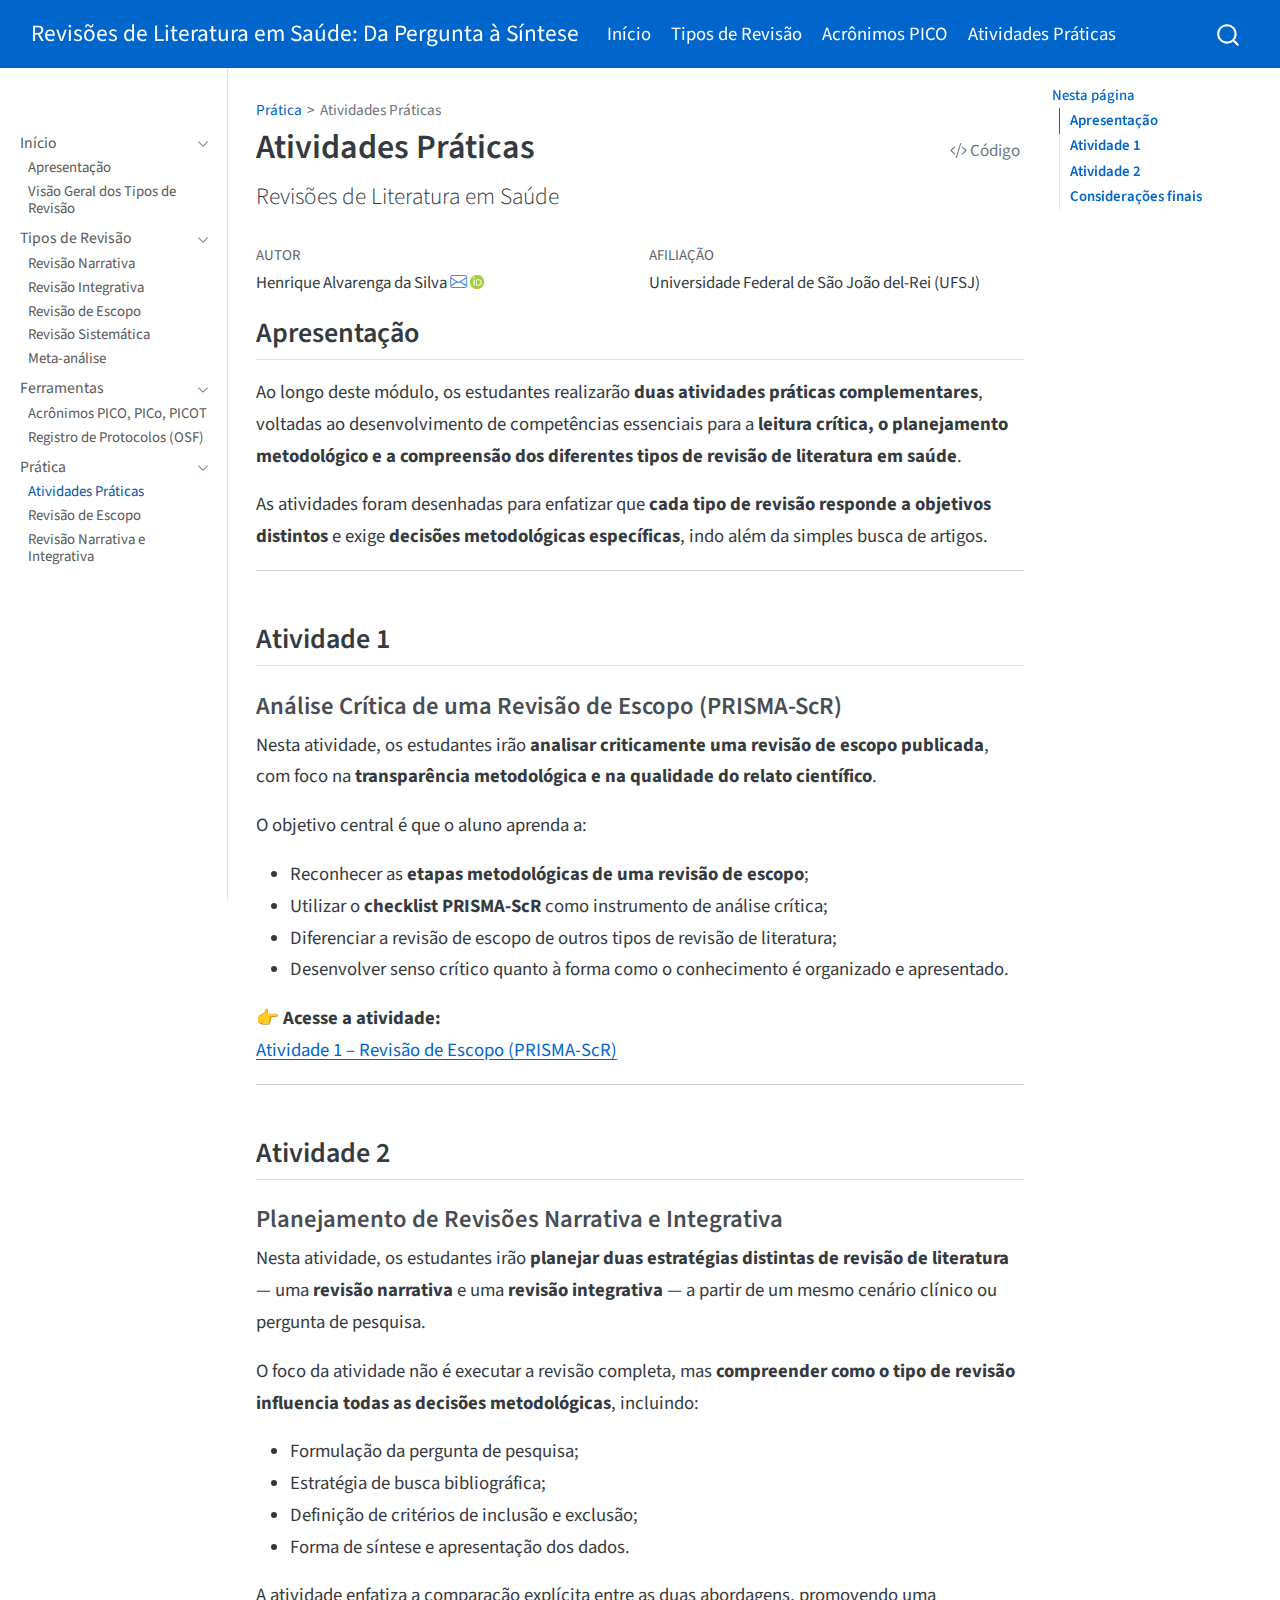
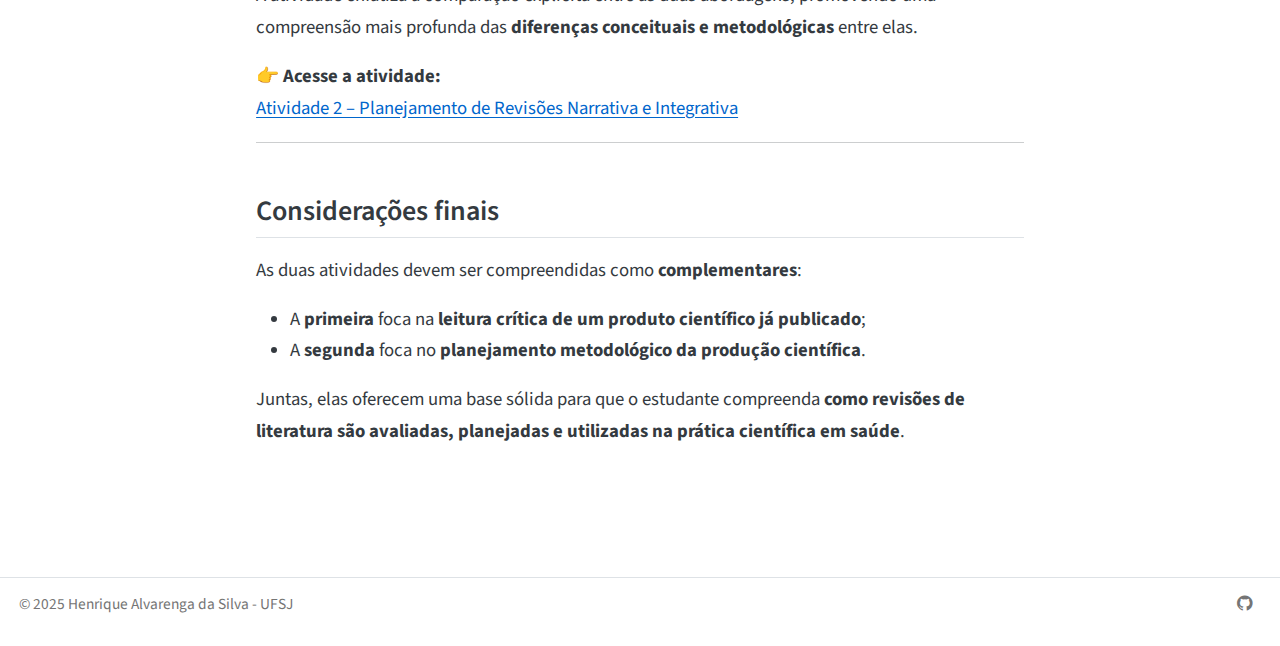
<file: docs/09-pratica-0.html>
<!DOCTYPE html>
<html xmlns="http://www.w3.org/1999/xhtml" lang="pt-BR" xml:lang="pt-BR"><head>

<meta charset="utf-8">
<meta name="generator" content="quarto-1.8.26">

<meta name="viewport" content="width=device-width, initial-scale=1.0, user-scalable=yes">

<meta name="author" content="Henrique Alvarenga da Silva">

<title>Atividades Práticas – Revisões de Literatura em Saúde: Da Pergunta à Síntese</title>
<style>
code{white-space: pre-wrap;}
span.smallcaps{font-variant: small-caps;}
div.columns{display: flex; gap: min(4vw, 1.5em);}
div.column{flex: auto; overflow-x: auto;}
div.hanging-indent{margin-left: 1.5em; text-indent: -1.5em;}
ul.task-list{list-style: none;}
ul.task-list li input[type="checkbox"] {
  width: 0.8em;
  margin: 0 0.8em 0.2em -1em; /* quarto-specific, see https://github.com/quarto-dev/quarto-cli/issues/4556 */ 
  vertical-align: middle;
}
/* CSS for syntax highlighting */
html { -webkit-text-size-adjust: 100%; }
pre > code.sourceCode { white-space: pre; position: relative; }
pre > code.sourceCode > span { display: inline-block; line-height: 1.25; }
pre > code.sourceCode > span:empty { height: 1.2em; }
.sourceCode { overflow: visible; }
code.sourceCode > span { color: inherit; text-decoration: inherit; }
div.sourceCode { margin: 1em 0; }
pre.sourceCode { margin: 0; }
@media screen {
div.sourceCode { overflow: auto; }
}
@media print {
pre > code.sourceCode { white-space: pre-wrap; }
pre > code.sourceCode > span { text-indent: -5em; padding-left: 5em; }
}
pre.numberSource code
  { counter-reset: source-line 0; }
pre.numberSource code > span
  { position: relative; left: -4em; counter-increment: source-line; }
pre.numberSource code > span > a:first-child::before
  { content: counter(source-line);
    position: relative; left: -1em; text-align: right; vertical-align: baseline;
    border: none; display: inline-block;
    -webkit-touch-callout: none; -webkit-user-select: none;
    -khtml-user-select: none; -moz-user-select: none;
    -ms-user-select: none; user-select: none;
    padding: 0 4px; width: 4em;
  }
pre.numberSource { margin-left: 3em;  padding-left: 4px; }
div.sourceCode
  {   }
@media screen {
pre > code.sourceCode > span > a:first-child::before { text-decoration: underline; }
}
</style>


<script src="site_libs/quarto-nav/quarto-nav.js"></script>
<script src="site_libs/quarto-nav/headroom.min.js"></script>
<script src="site_libs/clipboard/clipboard.min.js"></script>
<script src="site_libs/quarto-search/autocomplete.umd.js"></script>
<script src="site_libs/quarto-search/fuse.min.js"></script>
<script src="site_libs/quarto-search/quarto-search.js"></script>
<meta name="quarto:offset" content="./">
<link href="./favicon.ico" rel="icon">
<script src="site_libs/quarto-html/quarto.js" type="module"></script>
<script src="site_libs/quarto-html/tabsets/tabsets.js" type="module"></script>
<script src="site_libs/quarto-html/axe/axe-check.js" type="module"></script>
<script src="site_libs/quarto-html/popper.min.js"></script>
<script src="site_libs/quarto-html/tippy.umd.min.js"></script>
<script src="site_libs/quarto-html/anchor.min.js"></script>
<link href="site_libs/quarto-html/tippy.css" rel="stylesheet">
<link href="site_libs/quarto-html/quarto-syntax-highlighting-587c61ba64f3a5504c4d52d930310e48.css" rel="stylesheet" id="quarto-text-highlighting-styles">
<script src="site_libs/bootstrap/bootstrap.min.js"></script>
<link href="site_libs/bootstrap/bootstrap-icons.css" rel="stylesheet">
<link href="site_libs/bootstrap/bootstrap-56346452e88ae1a5de58ede422006661.min.css" rel="stylesheet" append-hash="true" id="quarto-bootstrap" data-mode="light">
<script id="quarto-search-options" type="application/json">{
  "location": "navbar",
  "copy-button": false,
  "collapse-after": 3,
  "panel-placement": "end",
  "type": "overlay",
  "limit": 50,
  "keyboard-shortcut": [
    "f",
    "/",
    "s"
  ],
  "show-item-context": false,
  "language": {
    "search-no-results-text": "Nenhum resultado",
    "search-matching-documents-text": "documentos correspondentes",
    "search-copy-link-title": "Copiar link para a busca",
    "search-hide-matches-text": "Esconder correspondências adicionais",
    "search-more-match-text": "mais correspondência neste documento",
    "search-more-matches-text": "mais correspondências neste documento",
    "search-clear-button-title": "Limpar",
    "search-text-placeholder": "",
    "search-detached-cancel-button-title": "Cancelar",
    "search-submit-button-title": "Enviar",
    "search-label": "Procurar"
  }
}</script>
<style>html{ scroll-behavior: smooth; }</style>


<link rel="stylesheet" href="styles.css">
</head>

<body class="nav-sidebar docked nav-fixed quarto-light">

<div id="quarto-search-results"></div>
  <header id="quarto-header" class="headroom fixed-top">
    <nav class="navbar navbar-expand-lg " data-bs-theme="dark">
      <div class="navbar-container container-fluid">
      <div class="navbar-brand-container mx-auto">
    <a class="navbar-brand" href="./index.html">
    <span class="navbar-title">Revisões de Literatura em Saúde: Da Pergunta à Síntese</span>
    </a>
  </div>
            <div id="quarto-search" class="" title="Procurar"></div>
          <button class="navbar-toggler" type="button" data-bs-toggle="collapse" data-bs-target="#navbarCollapse" aria-controls="navbarCollapse" role="menu" aria-expanded="false" aria-label="Alternar de navegação" onclick="if (window.quartoToggleHeadroom) { window.quartoToggleHeadroom(); }">
  <span class="navbar-toggler-icon"></span>
</button>
          <div class="collapse navbar-collapse" id="navbarCollapse">
            <ul class="navbar-nav navbar-nav-scroll me-auto">
  <li class="nav-item">
    <a class="nav-link active" href="./index.html" aria-current="page"> 
<span class="menu-text">Início</span></a>
  </li>  
  <li class="nav-item">
    <a class="nav-link" href="./01-introducao.html"> 
<span class="menu-text">Tipos de Revisão</span></a>
  </li>  
  <li class="nav-item">
    <a class="nav-link" href="./07-acronimos-pico.html"> 
<span class="menu-text">Acrônimos PICO</span></a>
  </li>  
  <li class="nav-item">
    <a class="nav-link" href="./09-pratica-0.html"> 
<span class="menu-text">Atividades Práticas</span></a>
  </li>  
</ul>
          </div> <!-- /navcollapse -->
            <div class="quarto-navbar-tools">
</div>
      </div> <!-- /container-fluid -->
    </nav>
  <nav class="quarto-secondary-nav">
    <div class="container-fluid d-flex">
      <button type="button" class="quarto-btn-toggle btn" data-bs-toggle="collapse" role="button" data-bs-target=".quarto-sidebar-collapse-item" aria-controls="quarto-sidebar" aria-expanded="false" aria-label="Alternar barra lateral" onclick="if (window.quartoToggleHeadroom) { window.quartoToggleHeadroom(); }">
        <i class="bi bi-layout-text-sidebar-reverse"></i>
      </button>
        <nav class="quarto-page-breadcrumbs" aria-label="breadcrumb"><ol class="breadcrumb"><li class="breadcrumb-item"><a href="./09-pratica-0.html">Prática</a></li><li class="breadcrumb-item"><a href="./09-pratica-0.html">Atividades Práticas</a></li></ol></nav>
        <a class="flex-grow-1" role="navigation" data-bs-toggle="collapse" data-bs-target=".quarto-sidebar-collapse-item" aria-controls="quarto-sidebar" aria-expanded="false" aria-label="Alternar barra lateral" onclick="if (window.quartoToggleHeadroom) { window.quartoToggleHeadroom(); }">      
        </a>
      <button type="button" class="btn quarto-search-button" aria-label="Procurar" onclick="window.quartoOpenSearch();">
        <i class="bi bi-search"></i>
      </button>
    </div>
  </nav>
</header>
<!-- content -->
<div id="quarto-content" class="quarto-container page-columns page-rows-contents page-layout-article page-navbar">
<!-- sidebar -->
  <nav id="quarto-sidebar" class="sidebar collapse collapse-horizontal quarto-sidebar-collapse-item sidebar-navigation docked overflow-auto">
        <div class="mt-2 flex-shrink-0 align-items-center">
        <div class="sidebar-search">
        <div id="quarto-search" class="" title="Procurar"></div>
        </div>
        </div>
    <div class="sidebar-menu-container"> 
    <ul class="list-unstyled mt-1">
        <li class="sidebar-item sidebar-item-section">
      <div class="sidebar-item-container"> 
            <a class="sidebar-item-text sidebar-link text-start" data-bs-toggle="collapse" data-bs-target="#quarto-sidebar-section-1" role="navigation" aria-expanded="true">
 <span class="menu-text">Início</span></a>
          <a class="sidebar-item-toggle text-start" data-bs-toggle="collapse" data-bs-target="#quarto-sidebar-section-1" role="navigation" aria-expanded="true" aria-label="Alternar seção">
            <i class="bi bi-chevron-right ms-2"></i>
          </a> 
      </div>
      <ul id="quarto-sidebar-section-1" class="collapse list-unstyled sidebar-section depth1 show">  
          <li class="sidebar-item">
  <div class="sidebar-item-container"> 
  <a href="./index.html" class="sidebar-item-text sidebar-link">
 <span class="menu-text">Apresentação</span></a>
  </div>
</li>
          <li class="sidebar-item">
  <div class="sidebar-item-container"> 
  <a href="./01-introducao.html" class="sidebar-item-text sidebar-link">
 <span class="menu-text">Visão Geral dos Tipos de Revisão</span></a>
  </div>
</li>
      </ul>
  </li>
        <li class="sidebar-item sidebar-item-section">
      <div class="sidebar-item-container"> 
            <a class="sidebar-item-text sidebar-link text-start" data-bs-toggle="collapse" data-bs-target="#quarto-sidebar-section-2" role="navigation" aria-expanded="true">
 <span class="menu-text">Tipos de Revisão</span></a>
          <a class="sidebar-item-toggle text-start" data-bs-toggle="collapse" data-bs-target="#quarto-sidebar-section-2" role="navigation" aria-expanded="true" aria-label="Alternar seção">
            <i class="bi bi-chevron-right ms-2"></i>
          </a> 
      </div>
      <ul id="quarto-sidebar-section-2" class="collapse list-unstyled sidebar-section depth1 show">  
          <li class="sidebar-item">
  <div class="sidebar-item-container"> 
  <a href="./02-revisao-narrativa.html" class="sidebar-item-text sidebar-link">
 <span class="menu-text">Revisão Narrativa</span></a>
  </div>
</li>
          <li class="sidebar-item">
  <div class="sidebar-item-container"> 
  <a href="./03-revisao-integrativa.html" class="sidebar-item-text sidebar-link">
 <span class="menu-text">Revisão Integrativa</span></a>
  </div>
</li>
          <li class="sidebar-item">
  <div class="sidebar-item-container"> 
  <a href="./04-revisao-escopo.html" class="sidebar-item-text sidebar-link">
 <span class="menu-text">Revisão de Escopo</span></a>
  </div>
</li>
          <li class="sidebar-item">
  <div class="sidebar-item-container"> 
  <a href="./05-revisao-sistematica.html" class="sidebar-item-text sidebar-link">
 <span class="menu-text">Revisão Sistemática</span></a>
  </div>
</li>
          <li class="sidebar-item">
  <div class="sidebar-item-container"> 
  <a href="./06-metanalise.html" class="sidebar-item-text sidebar-link">
 <span class="menu-text">Meta-análise</span></a>
  </div>
</li>
      </ul>
  </li>
        <li class="sidebar-item sidebar-item-section">
      <div class="sidebar-item-container"> 
            <a class="sidebar-item-text sidebar-link text-start" data-bs-toggle="collapse" data-bs-target="#quarto-sidebar-section-3" role="navigation" aria-expanded="true">
 <span class="menu-text">Ferramentas</span></a>
          <a class="sidebar-item-toggle text-start" data-bs-toggle="collapse" data-bs-target="#quarto-sidebar-section-3" role="navigation" aria-expanded="true" aria-label="Alternar seção">
            <i class="bi bi-chevron-right ms-2"></i>
          </a> 
      </div>
      <ul id="quarto-sidebar-section-3" class="collapse list-unstyled sidebar-section depth1 show">  
          <li class="sidebar-item">
  <div class="sidebar-item-container"> 
  <a href="./07-acronimos-pico.html" class="sidebar-item-text sidebar-link">
 <span class="menu-text">Acrônimos PICO, PICo, PICOT</span></a>
  </div>
</li>
          <li class="sidebar-item">
  <div class="sidebar-item-container"> 
  <a href="./08-registro-osf.html" class="sidebar-item-text sidebar-link">
 <span class="menu-text">Registro de Protocolos (OSF)</span></a>
  </div>
</li>
      </ul>
  </li>
        <li class="sidebar-item sidebar-item-section">
      <div class="sidebar-item-container"> 
            <a class="sidebar-item-text sidebar-link text-start" data-bs-toggle="collapse" data-bs-target="#quarto-sidebar-section-4" role="navigation" aria-expanded="true">
 <span class="menu-text">Prática</span></a>
          <a class="sidebar-item-toggle text-start" data-bs-toggle="collapse" data-bs-target="#quarto-sidebar-section-4" role="navigation" aria-expanded="true" aria-label="Alternar seção">
            <i class="bi bi-chevron-right ms-2"></i>
          </a> 
      </div>
      <ul id="quarto-sidebar-section-4" class="collapse list-unstyled sidebar-section depth1 show">  
          <li class="sidebar-item">
  <div class="sidebar-item-container"> 
  <a href="./09-pratica-0.html" class="sidebar-item-text sidebar-link active">
 <span class="menu-text">Atividades Práticas</span></a>
  </div>
</li>
          <li class="sidebar-item">
  <div class="sidebar-item-container"> 
  <a href="./09-pratica-1.html" class="sidebar-item-text sidebar-link">
 <span class="menu-text">Revisão de Escopo</span></a>
  </div>
</li>
          <li class="sidebar-item">
  <div class="sidebar-item-container"> 
  <a href="./09-pratica-2.html" class="sidebar-item-text sidebar-link">
 <span class="menu-text">Revisão Narrativa e Integrativa</span></a>
  </div>
</li>
      </ul>
  </li>
    </ul>
    </div>
</nav>
<div id="quarto-sidebar-glass" class="quarto-sidebar-collapse-item" data-bs-toggle="collapse" data-bs-target=".quarto-sidebar-collapse-item"></div>
<!-- margin-sidebar -->
    <div id="quarto-margin-sidebar" class="sidebar margin-sidebar">
        <nav id="TOC" role="doc-toc" class="toc-active">
    <h2 id="toc-title">Nesta página</h2>
   
  <ul>
  <li><a href="#apresentação" id="toc-apresentação" class="nav-link active" data-scroll-target="#apresentação">Apresentação</a></li>
  <li><a href="#atividade-1" id="toc-atividade-1" class="nav-link" data-scroll-target="#atividade-1">Atividade 1</a>
  <ul class="collapse">
  <li><a href="#análise-crítica-de-uma-revisão-de-escopo-prisma-scr" id="toc-análise-crítica-de-uma-revisão-de-escopo-prisma-scr" class="nav-link" data-scroll-target="#análise-crítica-de-uma-revisão-de-escopo-prisma-scr">Análise Crítica de uma Revisão de Escopo (PRISMA-ScR)</a></li>
  </ul></li>
  <li><a href="#atividade-2" id="toc-atividade-2" class="nav-link" data-scroll-target="#atividade-2">Atividade 2</a>
  <ul class="collapse">
  <li><a href="#planejamento-de-revisões-narrativa-e-integrativa" id="toc-planejamento-de-revisões-narrativa-e-integrativa" class="nav-link" data-scroll-target="#planejamento-de-revisões-narrativa-e-integrativa">Planejamento de Revisões Narrativa e Integrativa</a></li>
  </ul></li>
  <li><a href="#considerações-finais" id="toc-considerações-finais" class="nav-link" data-scroll-target="#considerações-finais">Considerações finais</a></li>
  </ul>
</nav>
    </div>
<!-- main -->
<main class="content" id="quarto-document-content">

<header id="title-block-header" class="quarto-title-block default"><nav class="quarto-page-breadcrumbs quarto-title-breadcrumbs d-none d-lg-block" aria-label="breadcrumb"><ol class="breadcrumb"><li class="breadcrumb-item"><a href="./09-pratica-0.html">Prática</a></li><li class="breadcrumb-item"><a href="./09-pratica-0.html">Atividades Práticas</a></li></ol></nav>
<div class="quarto-title">
<div class="quarto-title-block"><div><h1 class="title">Atividades Práticas</h1><button type="button" class="btn code-tools-button" id="quarto-code-tools-source"><i class="bi"></i> Código</button></div></div>
<p class="subtitle lead">Revisões de Literatura em Saúde</p>
</div>


<div class="quarto-title-meta-author">
  <div class="quarto-title-meta-heading">Autor</div>
  <div class="quarto-title-meta-heading">Afiliação</div>
  
    <div class="quarto-title-meta-contents">
    <p class="author">Henrique Alvarenga da Silva <a href="mailto:henriquealvarenga@ufsj.edu.br" class="quarto-title-author-email"><i class="bi bi-envelope"></i></a> <a href="https://orcid.org/0000-0001-9799-5240" class="quarto-title-author-orcid"> <img src="[data-uri]"></a></p>
  </div>
  <div class="quarto-title-meta-contents">
        <p class="affiliation">
            Universidade Federal de São João del-Rei (UFSJ)
          </p>
      </div>
  </div>

<div class="quarto-title-meta">

      
  
    
  </div>
  


</header>


<section id="apresentação" class="level2">
<h2 class="anchored" data-anchor-id="apresentação">Apresentação</h2>
<p>Ao longo deste módulo, os estudantes realizarão <strong>duas atividades práticas complementares</strong>, voltadas ao desenvolvimento de competências essenciais para a <strong>leitura crítica, o planejamento metodológico e a compreensão dos diferentes tipos de revisão de literatura em saúde</strong>.</p>
<p>As atividades foram desenhadas para enfatizar que <strong>cada tipo de revisão responde a objetivos distintos</strong> e exige <strong>decisões metodológicas específicas</strong>, indo além da simples busca de artigos.</p>
<hr>
</section>
<section id="atividade-1" class="level2">
<h2 class="anchored" data-anchor-id="atividade-1">Atividade 1</h2>
<section id="análise-crítica-de-uma-revisão-de-escopo-prisma-scr" class="level3">
<h3 class="anchored" data-anchor-id="análise-crítica-de-uma-revisão-de-escopo-prisma-scr">Análise Crítica de uma Revisão de Escopo (PRISMA-ScR)</h3>
<p>Nesta atividade, os estudantes irão <strong>analisar criticamente uma revisão de escopo publicada</strong>, com foco na <strong>transparência metodológica e na qualidade do relato científico</strong>.</p>
<p>O objetivo central é que o aluno aprenda a:</p>
<ul>
<li>Reconhecer as <strong>etapas metodológicas de uma revisão de escopo</strong>;</li>
<li>Utilizar o <strong>checklist PRISMA-ScR</strong> como instrumento de análise crítica;</li>
<li>Diferenciar a revisão de escopo de outros tipos de revisão de literatura;</li>
<li>Desenvolver senso crítico quanto à forma como o conhecimento é organizado e apresentado.</li>
</ul>
<p>👉 <strong>Acesse a atividade:</strong><br>
<a href="./09-pratica-1.html">Atividade 1 – Revisão de Escopo (PRISMA-ScR)</a></p>
<hr>
</section>
</section>
<section id="atividade-2" class="level2">
<h2 class="anchored" data-anchor-id="atividade-2">Atividade 2</h2>
<section id="planejamento-de-revisões-narrativa-e-integrativa" class="level3">
<h3 class="anchored" data-anchor-id="planejamento-de-revisões-narrativa-e-integrativa">Planejamento de Revisões Narrativa e Integrativa</h3>
<p>Nesta atividade, os estudantes irão <strong>planejar duas estratégias distintas de revisão de literatura</strong> — uma <strong>revisão narrativa</strong> e uma <strong>revisão integrativa</strong> — a partir de um mesmo cenário clínico ou pergunta de pesquisa.</p>
<p>O foco da atividade não é executar a revisão completa, mas <strong>compreender como o tipo de revisão influencia todas as decisões metodológicas</strong>, incluindo:</p>
<ul>
<li>Formulação da pergunta de pesquisa;</li>
<li>Estratégia de busca bibliográfica;</li>
<li>Definição de critérios de inclusão e exclusão;</li>
<li>Forma de síntese e apresentação dos dados.</li>
</ul>
<p>A atividade enfatiza a comparação explícita entre as duas abordagens, promovendo uma compreensão mais profunda das <strong>diferenças conceituais e metodológicas</strong> entre elas.</p>
<p>👉 <strong>Acesse a atividade:</strong><br>
<a href="./09-pratica-2.html">Atividade 2 – Planejamento de Revisões Narrativa e Integrativa</a></p>
<hr>
</section>
</section>
<section id="considerações-finais" class="level2">
<h2 class="anchored" data-anchor-id="considerações-finais">Considerações finais</h2>
<p>As duas atividades devem ser compreendidas como <strong>complementares</strong>:</p>
<ul>
<li>A <strong>primeira</strong> foca na <strong>leitura crítica de um produto científico já publicado</strong>;</li>
<li>A <strong>segunda</strong> foca no <strong>planejamento metodológico da produção científica</strong>.</li>
</ul>
<p>Juntas, elas oferecem uma base sólida para que o estudante compreenda <strong>como revisões de literatura são avaliadas, planejadas e utilizadas na prática científica em saúde</strong>.</p>


<!-- -->

</section>

</main> <!-- /main -->
<script id="quarto-html-after-body" type="application/javascript">
  window.document.addEventListener("DOMContentLoaded", function (event) {
    const icon = "";
    const anchorJS = new window.AnchorJS();
    anchorJS.options = {
      placement: 'right',
      icon: icon
    };
    anchorJS.add('.anchored');
    const isCodeAnnotation = (el) => {
      for (const clz of el.classList) {
        if (clz.startsWith('code-annotation-')) {                     
          return true;
        }
      }
      return false;
    }
    const onCopySuccess = function(e) {
      // button target
      const button = e.trigger;
      // don't keep focus
      button.blur();
      // flash "checked"
      button.classList.add('code-copy-button-checked');
      var currentTitle = button.getAttribute("title");
      button.setAttribute("title", "Copiada");
      let tooltip;
      if (window.bootstrap) {
        button.setAttribute("data-bs-toggle", "tooltip");
        button.setAttribute("data-bs-placement", "left");
        button.setAttribute("data-bs-title", "Copiada");
        tooltip = new bootstrap.Tooltip(button, 
          { trigger: "manual", 
            customClass: "code-copy-button-tooltip",
            offset: [0, -8]});
        tooltip.show();    
      }
      setTimeout(function() {
        if (tooltip) {
          tooltip.hide();
          button.removeAttribute("data-bs-title");
          button.removeAttribute("data-bs-toggle");
          button.removeAttribute("data-bs-placement");
        }
        button.setAttribute("title", currentTitle);
        button.classList.remove('code-copy-button-checked');
      }, 1000);
      // clear code selection
      e.clearSelection();
    }
    const getTextToCopy = function(trigger) {
      const outerScaffold = trigger.parentElement.cloneNode(true);
      const codeEl = outerScaffold.querySelector('code');
      for (const childEl of codeEl.children) {
        if (isCodeAnnotation(childEl)) {
          childEl.remove();
        }
      }
      return codeEl.innerText;
    }
    const clipboard = new window.ClipboardJS('.code-copy-button:not([data-in-quarto-modal])', {
      text: getTextToCopy
    });
    clipboard.on('success', onCopySuccess);
    if (window.document.getElementById('quarto-embedded-source-code-modal')) {
      const clipboardModal = new window.ClipboardJS('.code-copy-button[data-in-quarto-modal]', {
        text: getTextToCopy,
        container: window.document.getElementById('quarto-embedded-source-code-modal')
      });
      clipboardModal.on('success', onCopySuccess);
    }
    const viewSource = window.document.getElementById('quarto-view-source') ||
                       window.document.getElementById('quarto-code-tools-source');
    if (viewSource) {
      const sourceUrl = viewSource.getAttribute("data-quarto-source-url");
      viewSource.addEventListener("click", function(e) {
        if (sourceUrl) {
          // rstudio viewer pane
          if (/\bcapabilities=\b/.test(window.location)) {
            window.open(sourceUrl);
          } else {
            window.location.href = sourceUrl;
          }
        } else {
          const modal = new bootstrap.Modal(document.getElementById('quarto-embedded-source-code-modal'));
          modal.show();
        }
        return false;
      });
    }
    function toggleCodeHandler(show) {
      return function(e) {
        const detailsSrc = window.document.querySelectorAll(".cell > details > .sourceCode");
        for (let i=0; i<detailsSrc.length; i++) {
          const details = detailsSrc[i].parentElement;
          if (show) {
            details.open = true;
          } else {
            details.removeAttribute("open");
          }
        }
        const cellCodeDivs = window.document.querySelectorAll(".cell > .sourceCode");
        const fromCls = show ? "hidden" : "unhidden";
        const toCls = show ? "unhidden" : "hidden";
        for (let i=0; i<cellCodeDivs.length; i++) {
          const codeDiv = cellCodeDivs[i];
          if (codeDiv.classList.contains(fromCls)) {
            codeDiv.classList.remove(fromCls);
            codeDiv.classList.add(toCls);
          } 
        }
        return false;
      }
    }
    const hideAllCode = window.document.getElementById("quarto-hide-all-code");
    if (hideAllCode) {
      hideAllCode.addEventListener("click", toggleCodeHandler(false));
    }
    const showAllCode = window.document.getElementById("quarto-show-all-code");
    if (showAllCode) {
      showAllCode.addEventListener("click", toggleCodeHandler(true));
    }
      var localhostRegex = new RegExp(/^(?:http|https):\/\/localhost\:?[0-9]*\//);
      var mailtoRegex = new RegExp(/^mailto:/);
        var filterRegex = new RegExp("https:\/\/henriquealvarenga\.com");
      var isInternal = (href) => {
          return filterRegex.test(href) || localhostRegex.test(href) || mailtoRegex.test(href);
      }
      // Inspect non-navigation links and adorn them if external
     var links = window.document.querySelectorAll('a[href]:not(.nav-link):not(.navbar-brand):not(.toc-action):not(.sidebar-link):not(.sidebar-item-toggle):not(.pagination-link):not(.no-external):not([aria-hidden]):not(.dropdown-item):not(.quarto-navigation-tool):not(.about-link)');
      for (var i=0; i<links.length; i++) {
        const link = links[i];
        if (!isInternal(link.href)) {
          // undo the damage that might have been done by quarto-nav.js in the case of
          // links that we want to consider external
          if (link.dataset.originalHref !== undefined) {
            link.href = link.dataset.originalHref;
          }
            // target, if specified
            link.setAttribute("target", "_blank");
            if (link.getAttribute("rel") === null) {
              link.setAttribute("rel", "noopener");
            }
        }
      }
    function tippyHover(el, contentFn, onTriggerFn, onUntriggerFn) {
      const config = {
        allowHTML: true,
        maxWidth: 500,
        delay: 100,
        arrow: false,
        appendTo: function(el) {
            return el.parentElement;
        },
        interactive: true,
        interactiveBorder: 10,
        theme: 'quarto',
        placement: 'bottom-start',
      };
      if (contentFn) {
        config.content = contentFn;
      }
      if (onTriggerFn) {
        config.onTrigger = onTriggerFn;
      }
      if (onUntriggerFn) {
        config.onUntrigger = onUntriggerFn;
      }
      window.tippy(el, config); 
    }
    const noterefs = window.document.querySelectorAll('a[role="doc-noteref"]');
    for (var i=0; i<noterefs.length; i++) {
      const ref = noterefs[i];
      tippyHover(ref, function() {
        // use id or data attribute instead here
        let href = ref.getAttribute('data-footnote-href') || ref.getAttribute('href');
        try { href = new URL(href).hash; } catch {}
        const id = href.replace(/^#\/?/, "");
        const note = window.document.getElementById(id);
        if (note) {
          return note.innerHTML;
        } else {
          return "";
        }
      });
    }
    const xrefs = window.document.querySelectorAll('a.quarto-xref');
    const processXRef = (id, note) => {
      // Strip column container classes
      const stripColumnClz = (el) => {
        el.classList.remove("page-full", "page-columns");
        if (el.children) {
          for (const child of el.children) {
            stripColumnClz(child);
          }
        }
      }
      stripColumnClz(note)
      if (id === null || id.startsWith('sec-')) {
        // Special case sections, only their first couple elements
        const container = document.createElement("div");
        if (note.children && note.children.length > 2) {
          container.appendChild(note.children[0].cloneNode(true));
          for (let i = 1; i < note.children.length; i++) {
            const child = note.children[i];
            if (child.tagName === "P" && child.innerText === "") {
              continue;
            } else {
              container.appendChild(child.cloneNode(true));
              break;
            }
          }
          if (window.Quarto?.typesetMath) {
            window.Quarto.typesetMath(container);
          }
          return container.innerHTML
        } else {
          if (window.Quarto?.typesetMath) {
            window.Quarto.typesetMath(note);
          }
          return note.innerHTML;
        }
      } else {
        // Remove any anchor links if they are present
        const anchorLink = note.querySelector('a.anchorjs-link');
        if (anchorLink) {
          anchorLink.remove();
        }
        if (window.Quarto?.typesetMath) {
          window.Quarto.typesetMath(note);
        }
        if (note.classList.contains("callout")) {
          return note.outerHTML;
        } else {
          return note.innerHTML;
        }
      }
    }
    for (var i=0; i<xrefs.length; i++) {
      const xref = xrefs[i];
      tippyHover(xref, undefined, function(instance) {
        instance.disable();
        let url = xref.getAttribute('href');
        let hash = undefined; 
        if (url.startsWith('#')) {
          hash = url;
        } else {
          try { hash = new URL(url).hash; } catch {}
        }
        if (hash) {
          const id = hash.replace(/^#\/?/, "");
          const note = window.document.getElementById(id);
          if (note !== null) {
            try {
              const html = processXRef(id, note.cloneNode(true));
              instance.setContent(html);
            } finally {
              instance.enable();
              instance.show();
            }
          } else {
            // See if we can fetch this
            fetch(url.split('#')[0])
            .then(res => res.text())
            .then(html => {
              const parser = new DOMParser();
              const htmlDoc = parser.parseFromString(html, "text/html");
              const note = htmlDoc.getElementById(id);
              if (note !== null) {
                const html = processXRef(id, note);
                instance.setContent(html);
              } 
            }).finally(() => {
              instance.enable();
              instance.show();
            });
          }
        } else {
          // See if we can fetch a full url (with no hash to target)
          // This is a special case and we should probably do some content thinning / targeting
          fetch(url)
          .then(res => res.text())
          .then(html => {
            const parser = new DOMParser();
            const htmlDoc = parser.parseFromString(html, "text/html");
            const note = htmlDoc.querySelector('main.content');
            if (note !== null) {
              // This should only happen for chapter cross references
              // (since there is no id in the URL)
              // remove the first header
              if (note.children.length > 0 && note.children[0].tagName === "HEADER") {
                note.children[0].remove();
              }
              const html = processXRef(null, note);
              instance.setContent(html);
            } 
          }).finally(() => {
            instance.enable();
            instance.show();
          });
        }
      }, function(instance) {
      });
    }
        let selectedAnnoteEl;
        const selectorForAnnotation = ( cell, annotation) => {
          let cellAttr = 'data-code-cell="' + cell + '"';
          let lineAttr = 'data-code-annotation="' +  annotation + '"';
          const selector = 'span[' + cellAttr + '][' + lineAttr + ']';
          return selector;
        }
        const selectCodeLines = (annoteEl) => {
          const doc = window.document;
          const targetCell = annoteEl.getAttribute("data-target-cell");
          const targetAnnotation = annoteEl.getAttribute("data-target-annotation");
          const annoteSpan = window.document.querySelector(selectorForAnnotation(targetCell, targetAnnotation));
          const lines = annoteSpan.getAttribute("data-code-lines").split(",");
          const lineIds = lines.map((line) => {
            return targetCell + "-" + line;
          })
          let top = null;
          let height = null;
          let parent = null;
          if (lineIds.length > 0) {
              //compute the position of the single el (top and bottom and make a div)
              const el = window.document.getElementById(lineIds[0]);
              top = el.offsetTop;
              height = el.offsetHeight;
              parent = el.parentElement.parentElement;
            if (lineIds.length > 1) {
              const lastEl = window.document.getElementById(lineIds[lineIds.length - 1]);
              const bottom = lastEl.offsetTop + lastEl.offsetHeight;
              height = bottom - top;
            }
            if (top !== null && height !== null && parent !== null) {
              // cook up a div (if necessary) and position it 
              let div = window.document.getElementById("code-annotation-line-highlight");
              if (div === null) {
                div = window.document.createElement("div");
                div.setAttribute("id", "code-annotation-line-highlight");
                div.style.position = 'absolute';
                parent.appendChild(div);
              }
              div.style.top = top - 2 + "px";
              div.style.height = height + 4 + "px";
              div.style.left = 0;
              let gutterDiv = window.document.getElementById("code-annotation-line-highlight-gutter");
              if (gutterDiv === null) {
                gutterDiv = window.document.createElement("div");
                gutterDiv.setAttribute("id", "code-annotation-line-highlight-gutter");
                gutterDiv.style.position = 'absolute';
                const codeCell = window.document.getElementById(targetCell);
                const gutter = codeCell.querySelector('.code-annotation-gutter');
                gutter.appendChild(gutterDiv);
              }
              gutterDiv.style.top = top - 2 + "px";
              gutterDiv.style.height = height + 4 + "px";
            }
            selectedAnnoteEl = annoteEl;
          }
        };
        const unselectCodeLines = () => {
          const elementsIds = ["code-annotation-line-highlight", "code-annotation-line-highlight-gutter"];
          elementsIds.forEach((elId) => {
            const div = window.document.getElementById(elId);
            if (div) {
              div.remove();
            }
          });
          selectedAnnoteEl = undefined;
        };
          // Handle positioning of the toggle
      window.addEventListener(
        "resize",
        throttle(() => {
          elRect = undefined;
          if (selectedAnnoteEl) {
            selectCodeLines(selectedAnnoteEl);
          }
        }, 10)
      );
      function throttle(fn, ms) {
      let throttle = false;
      let timer;
        return (...args) => {
          if(!throttle) { // first call gets through
              fn.apply(this, args);
              throttle = true;
          } else { // all the others get throttled
              if(timer) clearTimeout(timer); // cancel #2
              timer = setTimeout(() => {
                fn.apply(this, args);
                timer = throttle = false;
              }, ms);
          }
        };
      }
        // Attach click handler to the DT
        const annoteDls = window.document.querySelectorAll('dt[data-target-cell]');
        for (const annoteDlNode of annoteDls) {
          annoteDlNode.addEventListener('click', (event) => {
            const clickedEl = event.target;
            if (clickedEl !== selectedAnnoteEl) {
              unselectCodeLines();
              const activeEl = window.document.querySelector('dt[data-target-cell].code-annotation-active');
              if (activeEl) {
                activeEl.classList.remove('code-annotation-active');
              }
              selectCodeLines(clickedEl);
              clickedEl.classList.add('code-annotation-active');
            } else {
              // Unselect the line
              unselectCodeLines();
              clickedEl.classList.remove('code-annotation-active');
            }
          });
        }
    const findCites = (el) => {
      const parentEl = el.parentElement;
      if (parentEl) {
        const cites = parentEl.dataset.cites;
        if (cites) {
          return {
            el,
            cites: cites.split(' ')
          };
        } else {
          return findCites(el.parentElement)
        }
      } else {
        return undefined;
      }
    };
    var bibliorefs = window.document.querySelectorAll('a[role="doc-biblioref"]');
    for (var i=0; i<bibliorefs.length; i++) {
      const ref = bibliorefs[i];
      const citeInfo = findCites(ref);
      if (citeInfo) {
        tippyHover(citeInfo.el, function() {
          var popup = window.document.createElement('div');
          citeInfo.cites.forEach(function(cite) {
            var citeDiv = window.document.createElement('div');
            citeDiv.classList.add('hanging-indent');
            citeDiv.classList.add('csl-entry');
            var biblioDiv = window.document.getElementById('ref-' + cite);
            if (biblioDiv) {
              citeDiv.innerHTML = biblioDiv.innerHTML;
            }
            popup.appendChild(citeDiv);
          });
          return popup.innerHTML;
        });
      }
    }
  });
  </script><div class="modal fade" id="quarto-embedded-source-code-modal" tabindex="-1" aria-labelledby="quarto-embedded-source-code-modal-label" aria-hidden="true"><div class="modal-dialog modal-dialog-scrollable"><div class="modal-content"><div class="modal-header"><h5 class="modal-title" id="quarto-embedded-source-code-modal-label">Código fonte</h5><button class="btn-close" data-bs-dismiss="modal"></button></div><div class="modal-body"><div class="">
<div class="code-copy-outer-scaffold"><div class="sourceCode" id="cb1" data-shortcodes="false"><pre class="sourceCode markdown code-with-copy"><code class="sourceCode markdown"><span id="cb1-1"><a href="#cb1-1" aria-hidden="true" tabindex="-1"></a><span class="co">---</span></span>
<span id="cb1-2"><a href="#cb1-2" aria-hidden="true" tabindex="-1"></a><span class="an">title:</span><span class="co"> "Atividades Práticas"</span></span>
<span id="cb1-3"><a href="#cb1-3" aria-hidden="true" tabindex="-1"></a><span class="an">subtitle:</span><span class="co"> "Revisões de Literatura em Saúde"</span></span>
<span id="cb1-4"><a href="#cb1-4" aria-hidden="true" tabindex="-1"></a><span class="co">---</span></span>
<span id="cb1-5"><a href="#cb1-5" aria-hidden="true" tabindex="-1"></a></span>
<span id="cb1-6"><a href="#cb1-6" aria-hidden="true" tabindex="-1"></a><span class="fu">## Apresentação</span></span>
<span id="cb1-7"><a href="#cb1-7" aria-hidden="true" tabindex="-1"></a></span>
<span id="cb1-8"><a href="#cb1-8" aria-hidden="true" tabindex="-1"></a>Ao longo deste módulo, os estudantes realizarão **duas atividades práticas complementares**, voltadas ao desenvolvimento de competências essenciais para a **leitura crítica, o planejamento metodológico e a compreensão dos diferentes tipos de revisão de literatura em saúde**.</span>
<span id="cb1-9"><a href="#cb1-9" aria-hidden="true" tabindex="-1"></a></span>
<span id="cb1-10"><a href="#cb1-10" aria-hidden="true" tabindex="-1"></a>As atividades foram desenhadas para enfatizar que **cada tipo de revisão responde a objetivos distintos** e exige **decisões metodológicas específicas**, indo além da simples busca de artigos.</span>
<span id="cb1-11"><a href="#cb1-11" aria-hidden="true" tabindex="-1"></a></span>
<span id="cb1-12"><a href="#cb1-12" aria-hidden="true" tabindex="-1"></a>---</span>
<span id="cb1-13"><a href="#cb1-13" aria-hidden="true" tabindex="-1"></a></span>
<span id="cb1-14"><a href="#cb1-14" aria-hidden="true" tabindex="-1"></a><span class="fu">## Atividade 1  </span></span>
<span id="cb1-15"><a href="#cb1-15" aria-hidden="true" tabindex="-1"></a><span class="fu">### Análise Crítica de uma Revisão de Escopo (PRISMA-ScR)</span></span>
<span id="cb1-16"><a href="#cb1-16" aria-hidden="true" tabindex="-1"></a></span>
<span id="cb1-17"><a href="#cb1-17" aria-hidden="true" tabindex="-1"></a>Nesta atividade, os estudantes irão **analisar criticamente uma revisão de escopo publicada**, com foco na **transparência metodológica e na qualidade do relato científico**.</span>
<span id="cb1-18"><a href="#cb1-18" aria-hidden="true" tabindex="-1"></a></span>
<span id="cb1-19"><a href="#cb1-19" aria-hidden="true" tabindex="-1"></a>O objetivo central é que o aluno aprenda a:</span>
<span id="cb1-20"><a href="#cb1-20" aria-hidden="true" tabindex="-1"></a></span>
<span id="cb1-21"><a href="#cb1-21" aria-hidden="true" tabindex="-1"></a><span class="ss">- </span>Reconhecer as **etapas metodológicas de uma revisão de escopo**;</span>
<span id="cb1-22"><a href="#cb1-22" aria-hidden="true" tabindex="-1"></a><span class="ss">- </span>Utilizar o **checklist PRISMA-ScR** como instrumento de análise crítica;</span>
<span id="cb1-23"><a href="#cb1-23" aria-hidden="true" tabindex="-1"></a><span class="ss">- </span>Diferenciar a revisão de escopo de outros tipos de revisão de literatura;</span>
<span id="cb1-24"><a href="#cb1-24" aria-hidden="true" tabindex="-1"></a><span class="ss">- </span>Desenvolver senso crítico quanto à forma como o conhecimento é organizado e apresentado.</span>
<span id="cb1-25"><a href="#cb1-25" aria-hidden="true" tabindex="-1"></a></span>
<span id="cb1-26"><a href="#cb1-26" aria-hidden="true" tabindex="-1"></a>👉 **Acesse a atividade:**  </span>
<span id="cb1-27"><a href="#cb1-27" aria-hidden="true" tabindex="-1"></a><span class="co">[</span><span class="ot">Atividade 1 – Revisão de Escopo (PRISMA-ScR)</span><span class="co">](09-pratica-1.qmd)</span></span>
<span id="cb1-28"><a href="#cb1-28" aria-hidden="true" tabindex="-1"></a></span>
<span id="cb1-29"><a href="#cb1-29" aria-hidden="true" tabindex="-1"></a>---</span>
<span id="cb1-30"><a href="#cb1-30" aria-hidden="true" tabindex="-1"></a></span>
<span id="cb1-31"><a href="#cb1-31" aria-hidden="true" tabindex="-1"></a><span class="fu">## Atividade 2  </span></span>
<span id="cb1-32"><a href="#cb1-32" aria-hidden="true" tabindex="-1"></a><span class="fu">### Planejamento de Revisões Narrativa e Integrativa</span></span>
<span id="cb1-33"><a href="#cb1-33" aria-hidden="true" tabindex="-1"></a></span>
<span id="cb1-34"><a href="#cb1-34" aria-hidden="true" tabindex="-1"></a>Nesta atividade, os estudantes irão **planejar duas estratégias distintas de revisão de literatura** — uma **revisão narrativa** e uma **revisão integrativa** — a partir de um mesmo cenário clínico ou pergunta de pesquisa.</span>
<span id="cb1-35"><a href="#cb1-35" aria-hidden="true" tabindex="-1"></a></span>
<span id="cb1-36"><a href="#cb1-36" aria-hidden="true" tabindex="-1"></a>O foco da atividade não é executar a revisão completa, mas **compreender como o tipo de revisão influencia todas as decisões metodológicas**, incluindo:</span>
<span id="cb1-37"><a href="#cb1-37" aria-hidden="true" tabindex="-1"></a></span>
<span id="cb1-38"><a href="#cb1-38" aria-hidden="true" tabindex="-1"></a><span class="ss">- </span>Formulação da pergunta de pesquisa;</span>
<span id="cb1-39"><a href="#cb1-39" aria-hidden="true" tabindex="-1"></a><span class="ss">- </span>Estratégia de busca bibliográfica;</span>
<span id="cb1-40"><a href="#cb1-40" aria-hidden="true" tabindex="-1"></a><span class="ss">- </span>Definição de critérios de inclusão e exclusão;</span>
<span id="cb1-41"><a href="#cb1-41" aria-hidden="true" tabindex="-1"></a><span class="ss">- </span>Forma de síntese e apresentação dos dados.</span>
<span id="cb1-42"><a href="#cb1-42" aria-hidden="true" tabindex="-1"></a></span>
<span id="cb1-43"><a href="#cb1-43" aria-hidden="true" tabindex="-1"></a>A atividade enfatiza a comparação explícita entre as duas abordagens, promovendo uma compreensão mais profunda das **diferenças conceituais e metodológicas** entre elas.</span>
<span id="cb1-44"><a href="#cb1-44" aria-hidden="true" tabindex="-1"></a></span>
<span id="cb1-45"><a href="#cb1-45" aria-hidden="true" tabindex="-1"></a>👉 **Acesse a atividade:**  </span>
<span id="cb1-46"><a href="#cb1-46" aria-hidden="true" tabindex="-1"></a><span class="co">[</span><span class="ot">Atividade 2 – Planejamento de Revisões Narrativa e Integrativa</span><span class="co">](09-pratica-2.qmd)</span></span>
<span id="cb1-47"><a href="#cb1-47" aria-hidden="true" tabindex="-1"></a></span>
<span id="cb1-48"><a href="#cb1-48" aria-hidden="true" tabindex="-1"></a>---</span>
<span id="cb1-49"><a href="#cb1-49" aria-hidden="true" tabindex="-1"></a></span>
<span id="cb1-50"><a href="#cb1-50" aria-hidden="true" tabindex="-1"></a><span class="fu">## Considerações finais</span></span>
<span id="cb1-51"><a href="#cb1-51" aria-hidden="true" tabindex="-1"></a></span>
<span id="cb1-52"><a href="#cb1-52" aria-hidden="true" tabindex="-1"></a>As duas atividades devem ser compreendidas como **complementares**:</span>
<span id="cb1-53"><a href="#cb1-53" aria-hidden="true" tabindex="-1"></a></span>
<span id="cb1-54"><a href="#cb1-54" aria-hidden="true" tabindex="-1"></a><span class="ss">- </span>A **primeira** foca na **leitura crítica de um produto científico já publicado**;</span>
<span id="cb1-55"><a href="#cb1-55" aria-hidden="true" tabindex="-1"></a><span class="ss">- </span>A **segunda** foca no **planejamento metodológico da produção científica**.</span>
<span id="cb1-56"><a href="#cb1-56" aria-hidden="true" tabindex="-1"></a></span>
<span id="cb1-57"><a href="#cb1-57" aria-hidden="true" tabindex="-1"></a>Juntas, elas oferecem uma base sólida para que o estudante compreenda **como revisões de literatura são avaliadas, planejadas e utilizadas na prática científica em saúde**.</span></code></pre></div><button title="Copiar para a área de transferência" class="code-copy-button" data-in-quarto-modal=""><i class="bi"></i></button></div>
</div></div></div></div></div>
</div> <!-- /content -->
<footer class="footer">
  <div class="nav-footer">
    <div class="nav-footer-left">
<p>© 2025 Henrique Alvarenga da Silva - UFSJ</p>
</div>   
    <div class="nav-footer-center">
      &nbsp;
    </div>
    <div class="nav-footer-right">
      <ul class="footer-items list-unstyled">
    <li class="nav-item compact">
    <a class="nav-link" href="https://henriquealvarenga.com">
      <i class="bi bi-github" role="img">
</i> 
    </a>
  </li>  
</ul>
    </div>
  </div>
</footer>




<script src="site_libs/quarto-html/zenscroll-min.js"></script>
</body></html>
</file>
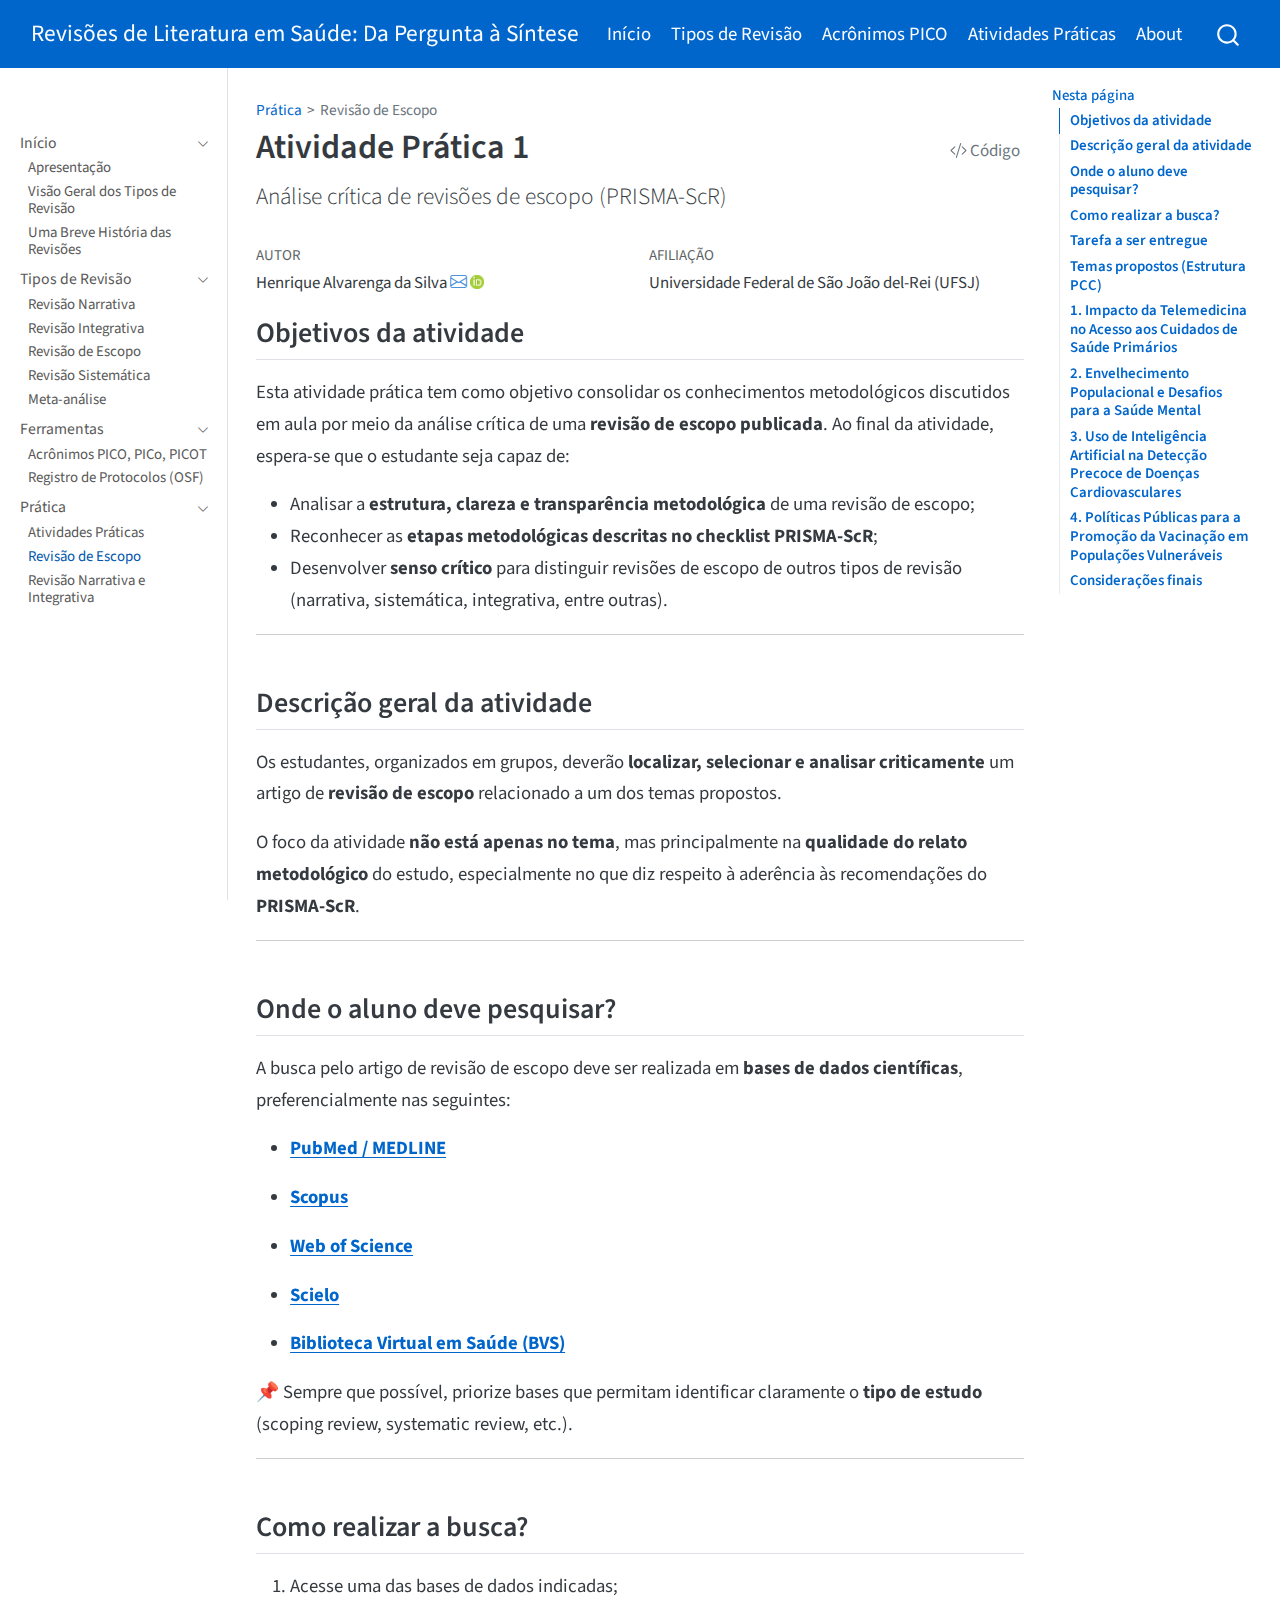
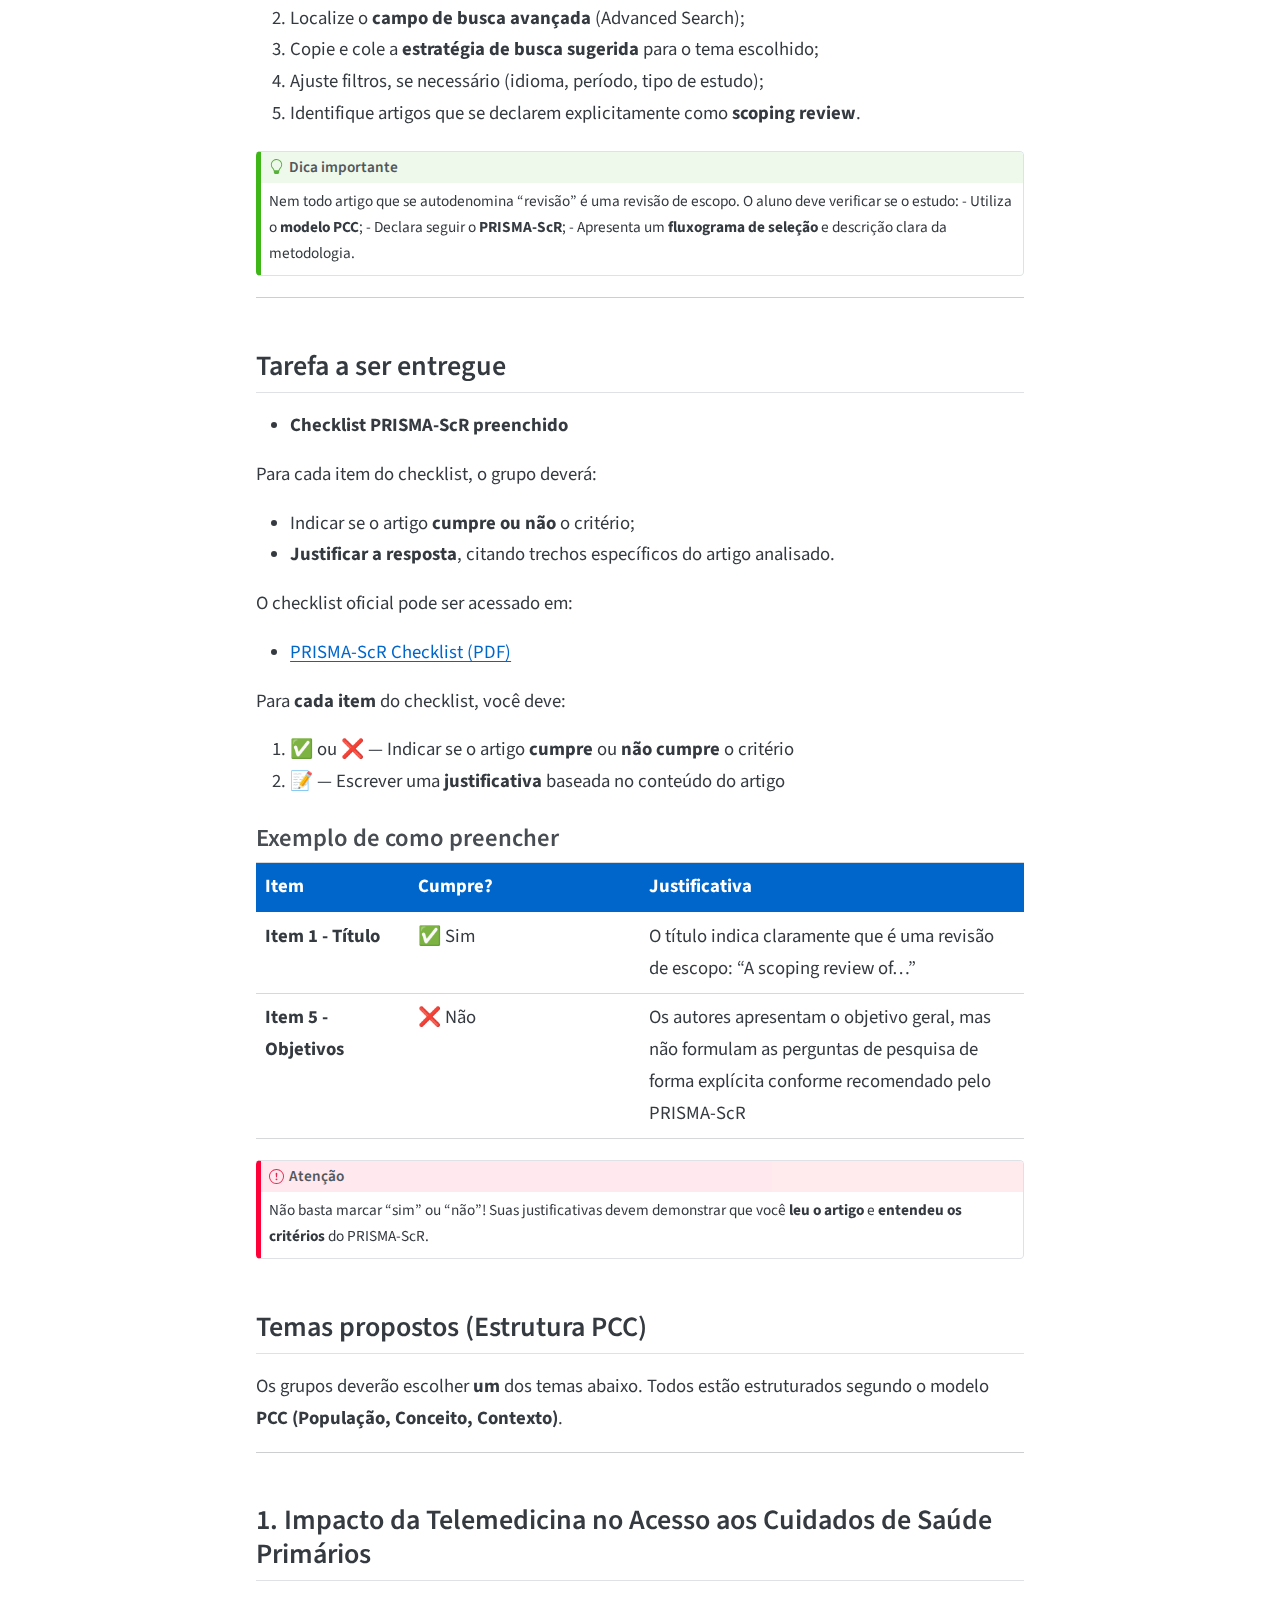
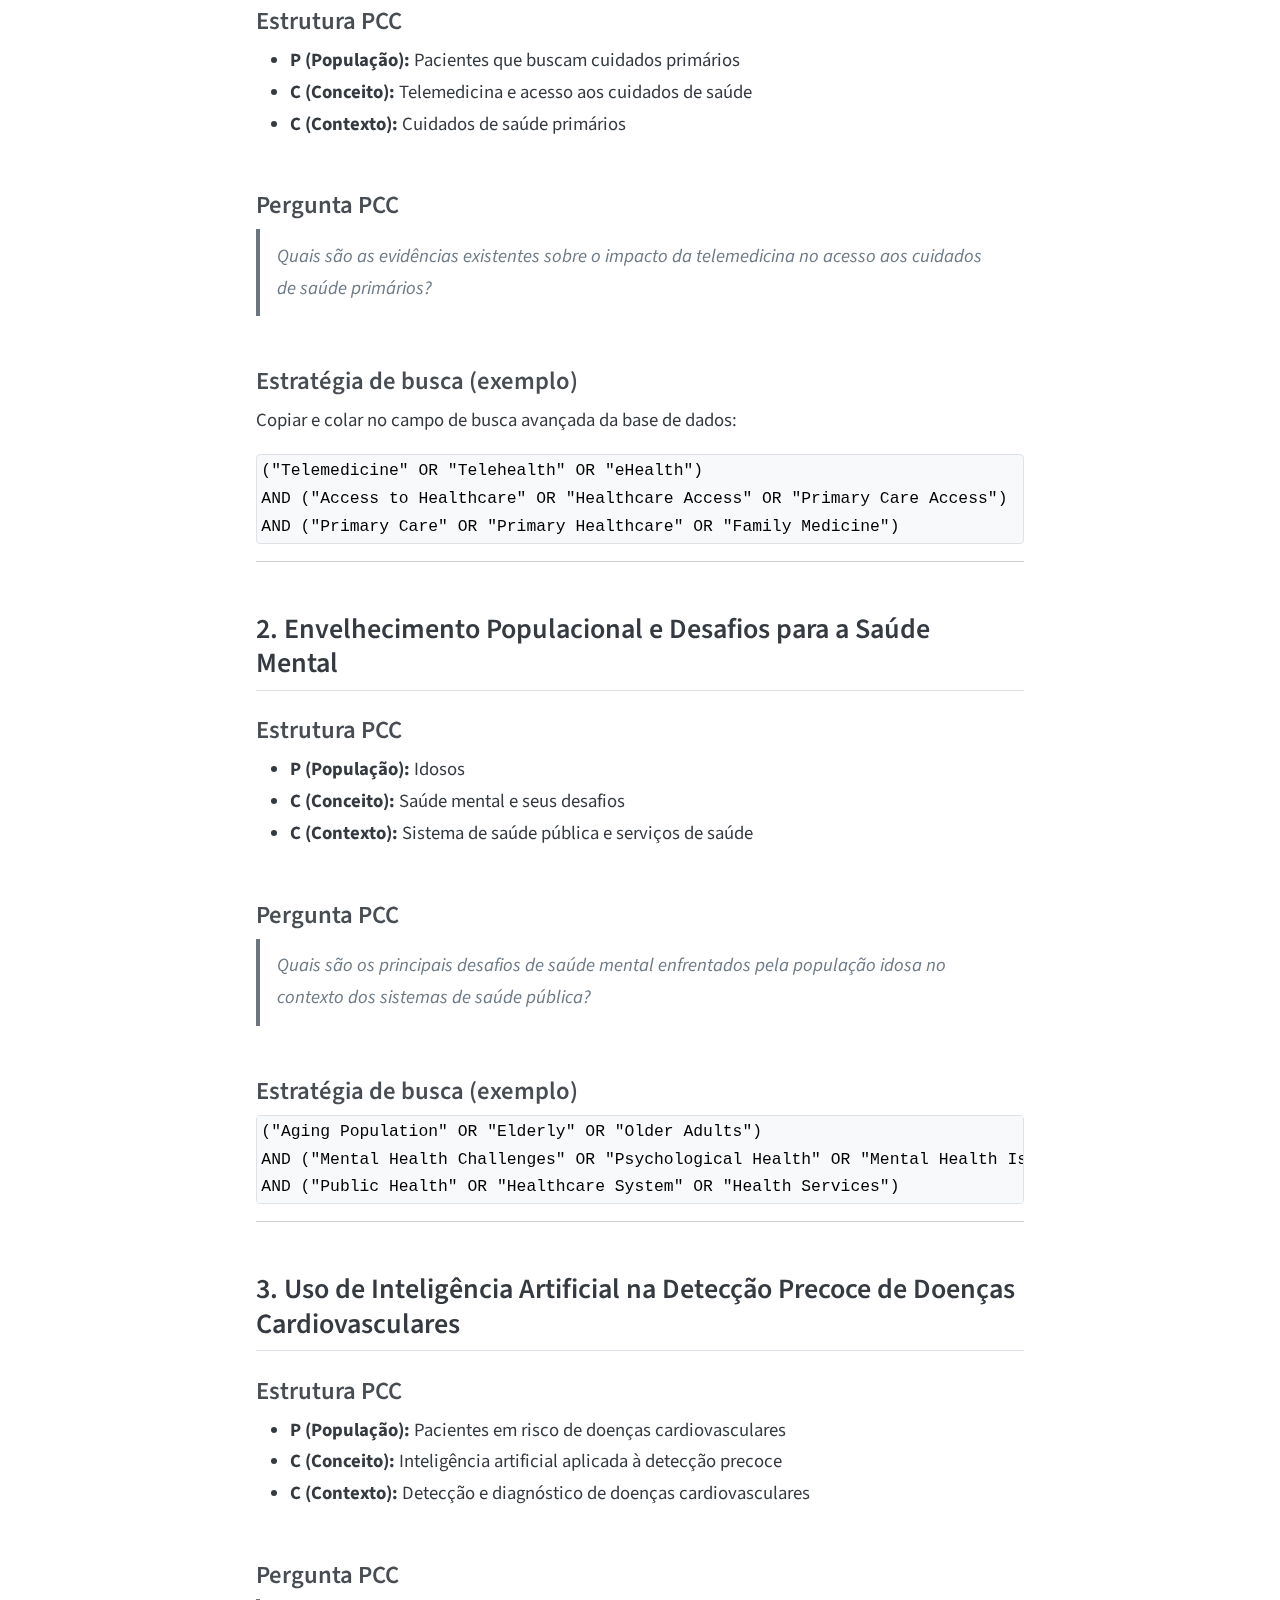
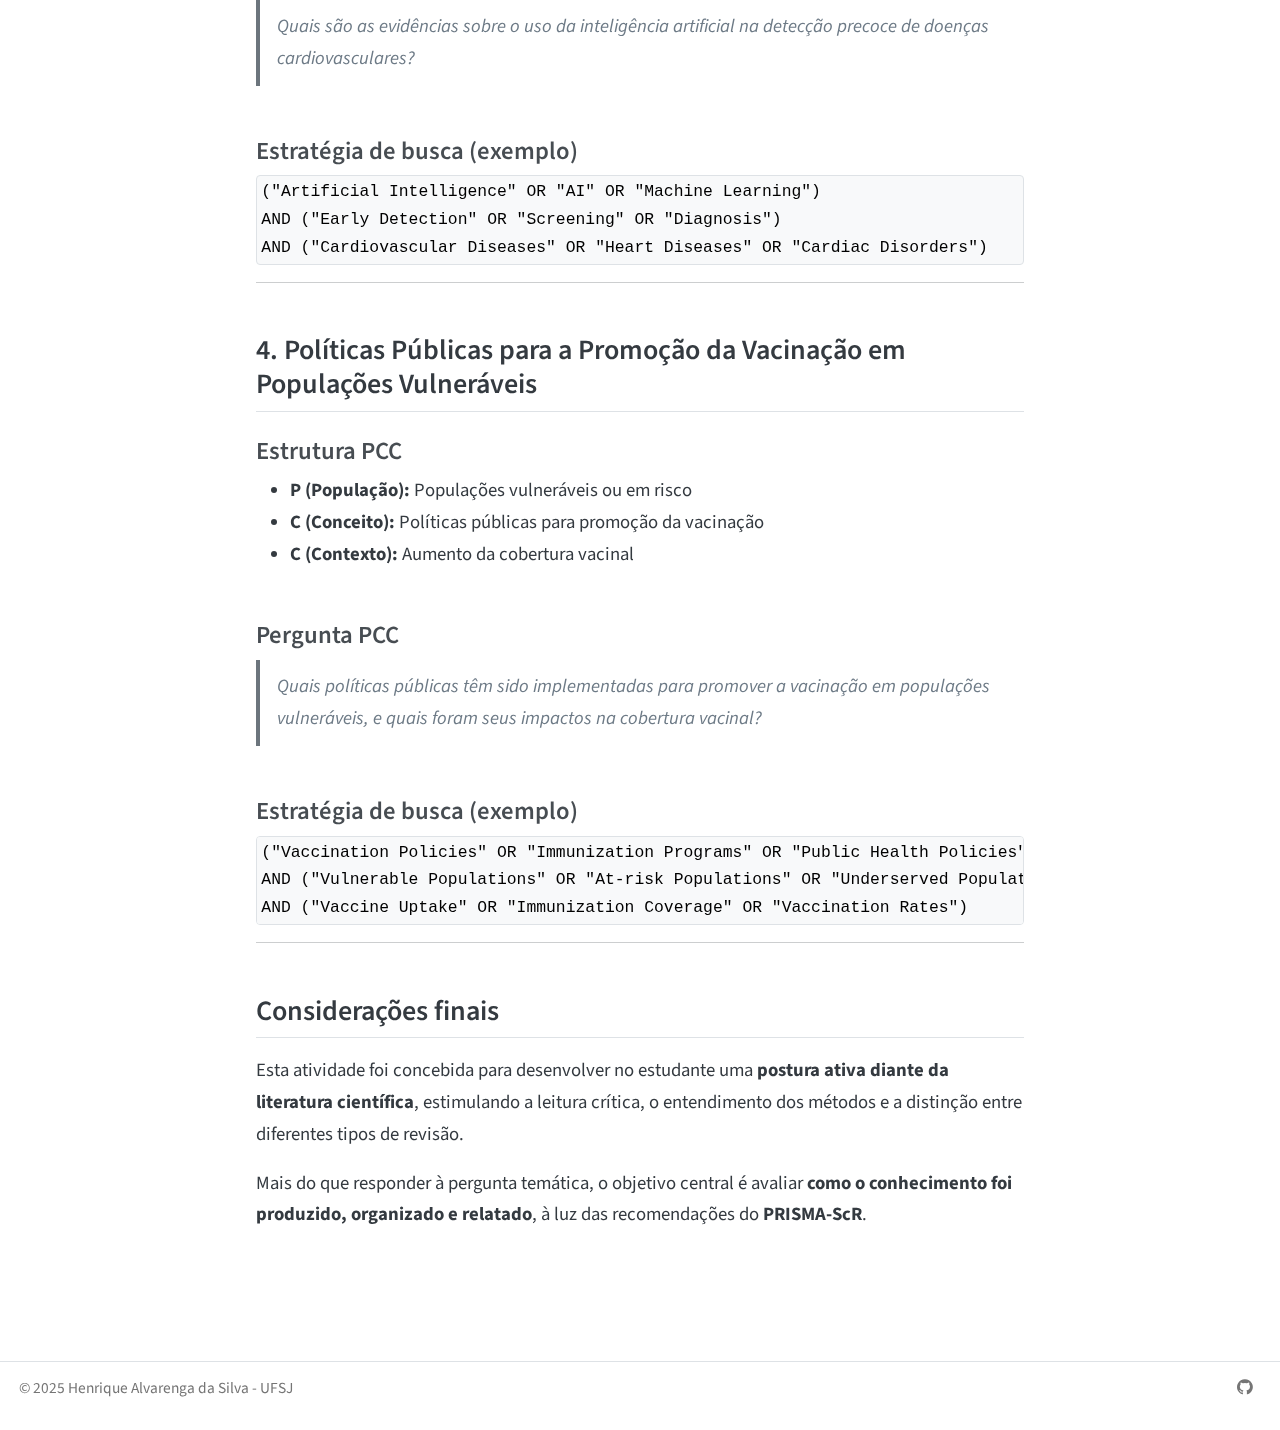
<file: docs/09-pratica-1.html>
<!DOCTYPE html>
<html xmlns="http://www.w3.org/1999/xhtml" lang="pt-BR" xml:lang="pt-BR"><head>

<meta charset="utf-8">
<meta name="generator" content="quarto-1.8.26">

<meta name="viewport" content="width=device-width, initial-scale=1.0, user-scalable=yes">

<meta name="author" content="Henrique Alvarenga da Silva">

<title>Atividade Prática 1 – Revisões de Literatura em Saúde: Da Pergunta à Síntese</title>
<style>
code{white-space: pre-wrap;}
span.smallcaps{font-variant: small-caps;}
div.columns{display: flex; gap: min(4vw, 1.5em);}
div.column{flex: auto; overflow-x: auto;}
div.hanging-indent{margin-left: 1.5em; text-indent: -1.5em;}
ul.task-list{list-style: none;}
ul.task-list li input[type="checkbox"] {
  width: 0.8em;
  margin: 0 0.8em 0.2em -1em; /* quarto-specific, see https://github.com/quarto-dev/quarto-cli/issues/4556 */ 
  vertical-align: middle;
}
/* CSS for syntax highlighting */
html { -webkit-text-size-adjust: 100%; }
pre > code.sourceCode { white-space: pre; position: relative; }
pre > code.sourceCode > span { display: inline-block; line-height: 1.25; }
pre > code.sourceCode > span:empty { height: 1.2em; }
.sourceCode { overflow: visible; }
code.sourceCode > span { color: inherit; text-decoration: inherit; }
div.sourceCode { margin: 1em 0; }
pre.sourceCode { margin: 0; }
@media screen {
div.sourceCode { overflow: auto; }
}
@media print {
pre > code.sourceCode { white-space: pre-wrap; }
pre > code.sourceCode > span { text-indent: -5em; padding-left: 5em; }
}
pre.numberSource code
  { counter-reset: source-line 0; }
pre.numberSource code > span
  { position: relative; left: -4em; counter-increment: source-line; }
pre.numberSource code > span > a:first-child::before
  { content: counter(source-line);
    position: relative; left: -1em; text-align: right; vertical-align: baseline;
    border: none; display: inline-block;
    -webkit-touch-callout: none; -webkit-user-select: none;
    -khtml-user-select: none; -moz-user-select: none;
    -ms-user-select: none; user-select: none;
    padding: 0 4px; width: 4em;
  }
pre.numberSource { margin-left: 3em;  padding-left: 4px; }
div.sourceCode
  {   }
@media screen {
pre > code.sourceCode > span > a:first-child::before { text-decoration: underline; }
}
</style>


<script src="site_libs/quarto-nav/quarto-nav.js"></script>
<script src="site_libs/quarto-nav/headroom.min.js"></script>
<script src="site_libs/clipboard/clipboard.min.js"></script>
<script src="site_libs/quarto-search/autocomplete.umd.js"></script>
<script src="site_libs/quarto-search/fuse.min.js"></script>
<script src="site_libs/quarto-search/quarto-search.js"></script>
<meta name="quarto:offset" content="./">
<link href="./favicon.ico" rel="icon">
<script src="site_libs/quarto-html/quarto.js" type="module"></script>
<script src="site_libs/quarto-html/tabsets/tabsets.js" type="module"></script>
<script src="site_libs/quarto-html/axe/axe-check.js" type="module"></script>
<script src="site_libs/quarto-html/popper.min.js"></script>
<script src="site_libs/quarto-html/tippy.umd.min.js"></script>
<script src="site_libs/quarto-html/anchor.min.js"></script>
<link href="site_libs/quarto-html/tippy.css" rel="stylesheet">
<link href="site_libs/quarto-html/quarto-syntax-highlighting-587c61ba64f3a5504c4d52d930310e48.css" rel="stylesheet" id="quarto-text-highlighting-styles">
<script src="site_libs/bootstrap/bootstrap.min.js"></script>
<link href="site_libs/bootstrap/bootstrap-icons.css" rel="stylesheet">
<link href="site_libs/bootstrap/bootstrap-56346452e88ae1a5de58ede422006661.min.css" rel="stylesheet" append-hash="true" id="quarto-bootstrap" data-mode="light">
<script id="quarto-search-options" type="application/json">{
  "location": "navbar",
  "copy-button": false,
  "collapse-after": 3,
  "panel-placement": "end",
  "type": "overlay",
  "limit": 50,
  "keyboard-shortcut": [
    "f",
    "/",
    "s"
  ],
  "show-item-context": false,
  "language": {
    "search-no-results-text": "Nenhum resultado",
    "search-matching-documents-text": "documentos correspondentes",
    "search-copy-link-title": "Copiar link para a busca",
    "search-hide-matches-text": "Esconder correspondências adicionais",
    "search-more-match-text": "mais correspondência neste documento",
    "search-more-matches-text": "mais correspondências neste documento",
    "search-clear-button-title": "Limpar",
    "search-text-placeholder": "",
    "search-detached-cancel-button-title": "Cancelar",
    "search-submit-button-title": "Enviar",
    "search-label": "Procurar"
  }
}</script>
<style>html{ scroll-behavior: smooth; }</style>


<link rel="stylesheet" href="styles.css">
</head>

<body class="nav-sidebar docked nav-fixed quarto-light">

<div id="quarto-search-results"></div>
  <header id="quarto-header" class="headroom fixed-top">
    <nav class="navbar navbar-expand-lg " data-bs-theme="dark">
      <div class="navbar-container container-fluid">
      <div class="navbar-brand-container mx-auto">
    <a class="navbar-brand" href="./index.html">
    <span class="navbar-title">Revisões de Literatura em Saúde: Da Pergunta à Síntese</span>
    </a>
  </div>
            <div id="quarto-search" class="" title="Procurar"></div>
          <button class="navbar-toggler" type="button" data-bs-toggle="collapse" data-bs-target="#navbarCollapse" aria-controls="navbarCollapse" role="menu" aria-expanded="false" aria-label="Alternar de navegação" onclick="if (window.quartoToggleHeadroom) { window.quartoToggleHeadroom(); }">
  <span class="navbar-toggler-icon"></span>
</button>
          <div class="collapse navbar-collapse" id="navbarCollapse">
            <ul class="navbar-nav navbar-nav-scroll me-auto">
  <li class="nav-item">
    <a class="nav-link active" href="./index.html" aria-current="page"> 
<span class="menu-text">Início</span></a>
  </li>  
  <li class="nav-item">
    <a class="nav-link" href="./01-introducao.html"> 
<span class="menu-text">Tipos de Revisão</span></a>
  </li>  
  <li class="nav-item">
    <a class="nav-link" href="./07-acronimos-pico.html"> 
<span class="menu-text">Acrônimos PICO</span></a>
  </li>  
  <li class="nav-item">
    <a class="nav-link" href="./09-pratica-0.html"> 
<span class="menu-text">Atividades Práticas</span></a>
  </li>  
  <li class="nav-item">
    <a class="nav-link" href="./About.html"> 
<span class="menu-text">About</span></a>
  </li>  
</ul>
          </div> <!-- /navcollapse -->
            <div class="quarto-navbar-tools">
</div>
      </div> <!-- /container-fluid -->
    </nav>
  <nav class="quarto-secondary-nav">
    <div class="container-fluid d-flex">
      <button type="button" class="quarto-btn-toggle btn" data-bs-toggle="collapse" role="button" data-bs-target=".quarto-sidebar-collapse-item" aria-controls="quarto-sidebar" aria-expanded="false" aria-label="Alternar barra lateral" onclick="if (window.quartoToggleHeadroom) { window.quartoToggleHeadroom(); }">
        <i class="bi bi-layout-text-sidebar-reverse"></i>
      </button>
        <nav class="quarto-page-breadcrumbs" aria-label="breadcrumb"><ol class="breadcrumb"><li class="breadcrumb-item"><a href="./09-pratica-0.html">Prática</a></li><li class="breadcrumb-item"><a href="./09-pratica-1.html">Revisão de Escopo</a></li></ol></nav>
        <a class="flex-grow-1" role="navigation" data-bs-toggle="collapse" data-bs-target=".quarto-sidebar-collapse-item" aria-controls="quarto-sidebar" aria-expanded="false" aria-label="Alternar barra lateral" onclick="if (window.quartoToggleHeadroom) { window.quartoToggleHeadroom(); }">      
        </a>
      <button type="button" class="btn quarto-search-button" aria-label="Procurar" onclick="window.quartoOpenSearch();">
        <i class="bi bi-search"></i>
      </button>
    </div>
  </nav>
</header>
<!-- content -->
<div id="quarto-content" class="quarto-container page-columns page-rows-contents page-layout-article page-navbar">
<!-- sidebar -->
  <nav id="quarto-sidebar" class="sidebar collapse collapse-horizontal quarto-sidebar-collapse-item sidebar-navigation docked overflow-auto">
        <div class="mt-2 flex-shrink-0 align-items-center">
        <div class="sidebar-search">
        <div id="quarto-search" class="" title="Procurar"></div>
        </div>
        </div>
    <div class="sidebar-menu-container"> 
    <ul class="list-unstyled mt-1">
        <li class="sidebar-item sidebar-item-section">
      <div class="sidebar-item-container"> 
            <a class="sidebar-item-text sidebar-link text-start" data-bs-toggle="collapse" data-bs-target="#quarto-sidebar-section-1" role="navigation" aria-expanded="true">
 <span class="menu-text">Início</span></a>
          <a class="sidebar-item-toggle text-start" data-bs-toggle="collapse" data-bs-target="#quarto-sidebar-section-1" role="navigation" aria-expanded="true" aria-label="Alternar seção">
            <i class="bi bi-chevron-right ms-2"></i>
          </a> 
      </div>
      <ul id="quarto-sidebar-section-1" class="collapse list-unstyled sidebar-section depth1 show">  
          <li class="sidebar-item">
  <div class="sidebar-item-container"> 
  <a href="./index.html" class="sidebar-item-text sidebar-link">
 <span class="menu-text">Apresentação</span></a>
  </div>
</li>
          <li class="sidebar-item">
  <div class="sidebar-item-container"> 
  <a href="./01-introducao.html" class="sidebar-item-text sidebar-link">
 <span class="menu-text">Visão Geral dos Tipos de Revisão</span></a>
  </div>
</li>
          <li class="sidebar-item">
  <div class="sidebar-item-container"> 
  <a href="./01.1-historia.html" class="sidebar-item-text sidebar-link">
 <span class="menu-text">Uma Breve História das Revisões</span></a>
  </div>
</li>
      </ul>
  </li>
        <li class="sidebar-item sidebar-item-section">
      <div class="sidebar-item-container"> 
            <a class="sidebar-item-text sidebar-link text-start" data-bs-toggle="collapse" data-bs-target="#quarto-sidebar-section-2" role="navigation" aria-expanded="true">
 <span class="menu-text">Tipos de Revisão</span></a>
          <a class="sidebar-item-toggle text-start" data-bs-toggle="collapse" data-bs-target="#quarto-sidebar-section-2" role="navigation" aria-expanded="true" aria-label="Alternar seção">
            <i class="bi bi-chevron-right ms-2"></i>
          </a> 
      </div>
      <ul id="quarto-sidebar-section-2" class="collapse list-unstyled sidebar-section depth1 show">  
          <li class="sidebar-item">
  <div class="sidebar-item-container"> 
  <a href="./02-revisao-narrativa.html" class="sidebar-item-text sidebar-link">
 <span class="menu-text">Revisão Narrativa</span></a>
  </div>
</li>
          <li class="sidebar-item">
  <div class="sidebar-item-container"> 
  <a href="./03-revisao-integrativa.html" class="sidebar-item-text sidebar-link">
 <span class="menu-text">Revisão Integrativa</span></a>
  </div>
</li>
          <li class="sidebar-item">
  <div class="sidebar-item-container"> 
  <a href="./04-revisao-escopo.html" class="sidebar-item-text sidebar-link">
 <span class="menu-text">Revisão de Escopo</span></a>
  </div>
</li>
          <li class="sidebar-item">
  <div class="sidebar-item-container"> 
  <a href="./05-revisao-sistematica.html" class="sidebar-item-text sidebar-link">
 <span class="menu-text">Revisão Sistemática</span></a>
  </div>
</li>
          <li class="sidebar-item">
  <div class="sidebar-item-container"> 
  <a href="./06-metanalise.html" class="sidebar-item-text sidebar-link">
 <span class="menu-text">Meta-análise</span></a>
  </div>
</li>
      </ul>
  </li>
        <li class="sidebar-item sidebar-item-section">
      <div class="sidebar-item-container"> 
            <a class="sidebar-item-text sidebar-link text-start" data-bs-toggle="collapse" data-bs-target="#quarto-sidebar-section-3" role="navigation" aria-expanded="true">
 <span class="menu-text">Ferramentas</span></a>
          <a class="sidebar-item-toggle text-start" data-bs-toggle="collapse" data-bs-target="#quarto-sidebar-section-3" role="navigation" aria-expanded="true" aria-label="Alternar seção">
            <i class="bi bi-chevron-right ms-2"></i>
          </a> 
      </div>
      <ul id="quarto-sidebar-section-3" class="collapse list-unstyled sidebar-section depth1 show">  
          <li class="sidebar-item">
  <div class="sidebar-item-container"> 
  <a href="./07-acronimos-pico.html" class="sidebar-item-text sidebar-link">
 <span class="menu-text">Acrônimos PICO, PICo, PICOT</span></a>
  </div>
</li>
          <li class="sidebar-item">
  <div class="sidebar-item-container"> 
  <a href="./08-registro-osf.html" class="sidebar-item-text sidebar-link">
 <span class="menu-text">Registro de Protocolos (OSF)</span></a>
  </div>
</li>
      </ul>
  </li>
        <li class="sidebar-item sidebar-item-section">
      <div class="sidebar-item-container"> 
            <a class="sidebar-item-text sidebar-link text-start" data-bs-toggle="collapse" data-bs-target="#quarto-sidebar-section-4" role="navigation" aria-expanded="true">
 <span class="menu-text">Prática</span></a>
          <a class="sidebar-item-toggle text-start" data-bs-toggle="collapse" data-bs-target="#quarto-sidebar-section-4" role="navigation" aria-expanded="true" aria-label="Alternar seção">
            <i class="bi bi-chevron-right ms-2"></i>
          </a> 
      </div>
      <ul id="quarto-sidebar-section-4" class="collapse list-unstyled sidebar-section depth1 show">  
          <li class="sidebar-item">
  <div class="sidebar-item-container"> 
  <a href="./09-pratica-0.html" class="sidebar-item-text sidebar-link">
 <span class="menu-text">Atividades Práticas</span></a>
  </div>
</li>
          <li class="sidebar-item">
  <div class="sidebar-item-container"> 
  <a href="./09-pratica-1.html" class="sidebar-item-text sidebar-link active">
 <span class="menu-text">Revisão de Escopo</span></a>
  </div>
</li>
          <li class="sidebar-item">
  <div class="sidebar-item-container"> 
  <a href="./09-pratica-2.html" class="sidebar-item-text sidebar-link">
 <span class="menu-text">Revisão Narrativa e Integrativa</span></a>
  </div>
</li>
      </ul>
  </li>
    </ul>
    </div>
</nav>
<div id="quarto-sidebar-glass" class="quarto-sidebar-collapse-item" data-bs-toggle="collapse" data-bs-target=".quarto-sidebar-collapse-item"></div>
<!-- margin-sidebar -->
    <div id="quarto-margin-sidebar" class="sidebar margin-sidebar">
        <nav id="TOC" role="doc-toc" class="toc-active">
    <h2 id="toc-title">Nesta página</h2>
   
  <ul>
  <li><a href="#objetivos-da-atividade" id="toc-objetivos-da-atividade" class="nav-link active" data-scroll-target="#objetivos-da-atividade">Objetivos da atividade</a></li>
  <li><a href="#descrição-geral-da-atividade" id="toc-descrição-geral-da-atividade" class="nav-link" data-scroll-target="#descrição-geral-da-atividade">Descrição geral da atividade</a></li>
  <li><a href="#onde-o-aluno-deve-pesquisar" id="toc-onde-o-aluno-deve-pesquisar" class="nav-link" data-scroll-target="#onde-o-aluno-deve-pesquisar">Onde o aluno deve pesquisar?</a></li>
  <li><a href="#como-realizar-a-busca" id="toc-como-realizar-a-busca" class="nav-link" data-scroll-target="#como-realizar-a-busca">Como realizar a busca?</a></li>
  <li><a href="#tarefa-a-ser-entregue" id="toc-tarefa-a-ser-entregue" class="nav-link" data-scroll-target="#tarefa-a-ser-entregue">Tarefa a ser entregue</a>
  <ul class="collapse">
  <li><a href="#exemplo-de-como-preencher" id="toc-exemplo-de-como-preencher" class="nav-link" data-scroll-target="#exemplo-de-como-preencher">Exemplo de como preencher</a></li>
  </ul></li>
  <li><a href="#temas-propostos-estrutura-pcc" id="toc-temas-propostos-estrutura-pcc" class="nav-link" data-scroll-target="#temas-propostos-estrutura-pcc">Temas propostos (Estrutura PCC)</a></li>
  <li><a href="#impacto-da-telemedicina-no-acesso-aos-cuidados-de-saúde-primários" id="toc-impacto-da-telemedicina-no-acesso-aos-cuidados-de-saúde-primários" class="nav-link" data-scroll-target="#impacto-da-telemedicina-no-acesso-aos-cuidados-de-saúde-primários">1. Impacto da Telemedicina no Acesso aos Cuidados de Saúde Primários</a>
  <ul class="collapse">
  <li><a href="#estrutura-pcc" id="toc-estrutura-pcc" class="nav-link" data-scroll-target="#estrutura-pcc">Estrutura PCC</a></li>
  <li><a href="#pergunta-pcc" id="toc-pergunta-pcc" class="nav-link" data-scroll-target="#pergunta-pcc">Pergunta PCC</a></li>
  <li><a href="#estratégia-de-busca-exemplo" id="toc-estratégia-de-busca-exemplo" class="nav-link" data-scroll-target="#estratégia-de-busca-exemplo">Estratégia de busca (exemplo)</a></li>
  </ul></li>
  <li><a href="#envelhecimento-populacional-e-desafios-para-a-saúde-mental" id="toc-envelhecimento-populacional-e-desafios-para-a-saúde-mental" class="nav-link" data-scroll-target="#envelhecimento-populacional-e-desafios-para-a-saúde-mental">2. Envelhecimento Populacional e Desafios para a Saúde Mental</a>
  <ul class="collapse">
  <li><a href="#estrutura-pcc-1" id="toc-estrutura-pcc-1" class="nav-link" data-scroll-target="#estrutura-pcc-1">Estrutura PCC</a></li>
  <li><a href="#pergunta-pcc-1" id="toc-pergunta-pcc-1" class="nav-link" data-scroll-target="#pergunta-pcc-1">Pergunta PCC</a></li>
  <li><a href="#estratégia-de-busca-exemplo-1" id="toc-estratégia-de-busca-exemplo-1" class="nav-link" data-scroll-target="#estratégia-de-busca-exemplo-1">Estratégia de busca (exemplo)</a></li>
  </ul></li>
  <li><a href="#uso-de-inteligência-artificial-na-detecção-precoce-de-doenças-cardiovasculares" id="toc-uso-de-inteligência-artificial-na-detecção-precoce-de-doenças-cardiovasculares" class="nav-link" data-scroll-target="#uso-de-inteligência-artificial-na-detecção-precoce-de-doenças-cardiovasculares">3. Uso de Inteligência Artificial na Detecção Precoce de Doenças Cardiovasculares</a>
  <ul class="collapse">
  <li><a href="#estrutura-pcc-2" id="toc-estrutura-pcc-2" class="nav-link" data-scroll-target="#estrutura-pcc-2">Estrutura PCC</a></li>
  <li><a href="#pergunta-pcc-2" id="toc-pergunta-pcc-2" class="nav-link" data-scroll-target="#pergunta-pcc-2">Pergunta PCC</a></li>
  <li><a href="#estratégia-de-busca-exemplo-2" id="toc-estratégia-de-busca-exemplo-2" class="nav-link" data-scroll-target="#estratégia-de-busca-exemplo-2">Estratégia de busca (exemplo)</a></li>
  </ul></li>
  <li><a href="#políticas-públicas-para-a-promoção-da-vacinação-em-populações-vulneráveis" id="toc-políticas-públicas-para-a-promoção-da-vacinação-em-populações-vulneráveis" class="nav-link" data-scroll-target="#políticas-públicas-para-a-promoção-da-vacinação-em-populações-vulneráveis">4. Políticas Públicas para a Promoção da Vacinação em Populações Vulneráveis</a>
  <ul class="collapse">
  <li><a href="#estrutura-pcc-3" id="toc-estrutura-pcc-3" class="nav-link" data-scroll-target="#estrutura-pcc-3">Estrutura PCC</a></li>
  <li><a href="#pergunta-pcc-3" id="toc-pergunta-pcc-3" class="nav-link" data-scroll-target="#pergunta-pcc-3">Pergunta PCC</a></li>
  <li><a href="#estratégia-de-busca-exemplo-3" id="toc-estratégia-de-busca-exemplo-3" class="nav-link" data-scroll-target="#estratégia-de-busca-exemplo-3">Estratégia de busca (exemplo)</a></li>
  </ul></li>
  <li><a href="#considerações-finais" id="toc-considerações-finais" class="nav-link" data-scroll-target="#considerações-finais">Considerações finais</a></li>
  </ul>
</nav>
    </div>
<!-- main -->
<main class="content" id="quarto-document-content">

<header id="title-block-header" class="quarto-title-block default"><nav class="quarto-page-breadcrumbs quarto-title-breadcrumbs d-none d-lg-block" aria-label="breadcrumb"><ol class="breadcrumb"><li class="breadcrumb-item"><a href="./09-pratica-0.html">Prática</a></li><li class="breadcrumb-item"><a href="./09-pratica-1.html">Revisão de Escopo</a></li></ol></nav>
<div class="quarto-title">
<div class="quarto-title-block"><div><h1 class="title">Atividade Prática 1</h1><button type="button" class="btn code-tools-button" id="quarto-code-tools-source"><i class="bi"></i> Código</button></div></div>
<p class="subtitle lead">Análise crítica de revisões de escopo (PRISMA-ScR)</p>
</div>


<div class="quarto-title-meta-author">
  <div class="quarto-title-meta-heading">Autor</div>
  <div class="quarto-title-meta-heading">Afiliação</div>
  
    <div class="quarto-title-meta-contents">
    <p class="author">Henrique Alvarenga da Silva <a href="mailto:henriquealvarenga@ufsj.edu.br" class="quarto-title-author-email"><i class="bi bi-envelope"></i></a> <a href="https://orcid.org/0000-0001-9799-5240" class="quarto-title-author-orcid"> <img src="[data-uri]"></a></p>
  </div>
  <div class="quarto-title-meta-contents">
        <p class="affiliation">
            Universidade Federal de São João del-Rei (UFSJ)
          </p>
      </div>
  </div>

<div class="quarto-title-meta">

      
  
    
  </div>
  


</header>


<section id="objetivos-da-atividade" class="level2">
<h2 class="anchored" data-anchor-id="objetivos-da-atividade">Objetivos da atividade</h2>
<p>Esta atividade prática tem como objetivo consolidar os conhecimentos metodológicos discutidos em aula por meio da análise crítica de uma <strong>revisão de escopo publicada</strong>. Ao final da atividade, espera-se que o estudante seja capaz de:</p>
<ul>
<li>Analisar a <strong>estrutura, clareza e transparência metodológica</strong> de uma revisão de escopo;</li>
<li>Reconhecer as <strong>etapas metodológicas descritas no checklist PRISMA-ScR</strong>;</li>
<li>Desenvolver <strong>senso crítico</strong> para distinguir revisões de escopo de outros tipos de revisão (narrativa, sistemática, integrativa, entre outras).</li>
</ul>
<hr>
</section>
<section id="descrição-geral-da-atividade" class="level2">
<h2 class="anchored" data-anchor-id="descrição-geral-da-atividade">Descrição geral da atividade</h2>
<p>Os estudantes, organizados em grupos, deverão <strong>localizar, selecionar e analisar criticamente</strong> um artigo de <strong>revisão de escopo</strong> relacionado a um dos temas propostos.</p>
<p>O foco da atividade <strong>não está apenas no tema</strong>, mas principalmente na <strong>qualidade do relato metodológico</strong> do estudo, especialmente no que diz respeito à aderência às recomendações do <strong>PRISMA-ScR</strong>.</p>
<hr>
</section>
<section id="onde-o-aluno-deve-pesquisar" class="level2">
<h2 class="anchored" data-anchor-id="onde-o-aluno-deve-pesquisar">Onde o aluno deve pesquisar?</h2>
<p>A busca pelo artigo de revisão de escopo deve ser realizada em <strong>bases de dados científicas</strong>, preferencialmente nas seguintes:</p>
<ul>
<li><p><a href="https://pubmed.ncbi.nlm.nih.gov/"><strong>PubMed / MEDLINE</strong></a></p></li>
<li><p><a href="https://www.scopus.com/"><strong>Scopus</strong></a></p></li>
<li><p><a href="https://www.webofscience.com/"><strong>Web of Science</strong></a></p></li>
<li><p><a href="https://www.scielo.br"><strong>Scielo</strong></a></p></li>
<li><p><a href="https://bvsalud.org/"><strong>Biblioteca Virtual em Saúde (BVS)</strong></a></p></li>
</ul>
<p>📌 Sempre que possível, priorize bases que permitam identificar claramente o <strong>tipo de estudo</strong> (scoping review, systematic review, etc.).</p>
<hr>
</section>
<section id="como-realizar-a-busca" class="level2">
<h2 class="anchored" data-anchor-id="como-realizar-a-busca">Como realizar a busca?</h2>
<ol type="1">
<li>Acesse uma das bases de dados indicadas;</li>
<li>Localize o <strong>campo de busca avançada</strong> (Advanced Search);</li>
<li>Copie e cole a <strong>estratégia de busca sugerida</strong> para o tema escolhido;</li>
<li>Ajuste filtros, se necessário (idioma, período, tipo de estudo);</li>
<li>Identifique artigos que se declarem explicitamente como <strong>scoping review</strong>.</li>
</ol>
<div class="callout callout-style-default callout-tip callout-titled">
<div class="callout-header d-flex align-content-center">
<div class="callout-icon-container">
<i class="callout-icon"></i>
</div>
<div class="callout-title-container flex-fill">
<span class="screen-reader-only">Dica</span>Dica importante
</div>
</div>
<div class="callout-body-container callout-body">
<p>Nem todo artigo que se autodenomina “revisão” é uma revisão de escopo. O aluno deve verificar se o estudo: - Utiliza o <strong>modelo PCC</strong>; - Declara seguir o <strong>PRISMA-ScR</strong>; - Apresenta um <strong>fluxograma de seleção</strong> e descrição clara da metodologia.</p>
</div>
</div>
<hr>
</section>
<section id="tarefa-a-ser-entregue" class="level2">
<h2 class="anchored" data-anchor-id="tarefa-a-ser-entregue">Tarefa a ser entregue</h2>
<ul>
<li><strong>Checklist PRISMA-ScR preenchido</strong></li>
</ul>
<p>Para cada item do checklist, o grupo deverá:</p>
<ul>
<li>Indicar se o artigo <strong>cumpre ou não</strong> o critério;</li>
<li><strong>Justificar a resposta</strong>, citando trechos específicos do artigo analisado.</li>
</ul>
<p>O checklist oficial pode ser acessado em:</p>
<ul>
<li><a href="https://www.prisma-statement.org/Extensions/ScopingReviews">PRISMA-ScR Checklist (PDF)</a></li>
</ul>
<p>Para <strong>cada item</strong> do checklist, você deve:</p>
<ol type="1">
<li>✅ ou ❌ — Indicar se o artigo <strong>cumpre</strong> ou <strong>não cumpre</strong> o critério</li>
<li>📝 — Escrever uma <strong>justificativa</strong> baseada no conteúdo do artigo</li>
</ol>
<section id="exemplo-de-como-preencher" class="level3">
<h3 class="anchored" data-anchor-id="exemplo-de-como-preencher">Exemplo de como preencher</h3>
<table class="caption-top table">
<colgroup>
<col style="width: 20%">
<col style="width: 30%">
<col style="width: 50%">
</colgroup>
<thead>
<tr class="header">
<th>Item</th>
<th>Cumpre?</th>
<th>Justificativa</th>
</tr>
</thead>
<tbody>
<tr class="odd">
<td><strong>Item 1 - Título</strong></td>
<td>✅ Sim</td>
<td>O título indica claramente que é uma revisão de escopo: “A scoping review of…”</td>
</tr>
<tr class="even">
<td><strong>Item 5 - Objetivos</strong></td>
<td>❌ Não</td>
<td>Os autores apresentam o objetivo geral, mas não formulam as perguntas de pesquisa de forma explícita conforme recomendado pelo PRISMA-ScR</td>
</tr>
</tbody>
</table>
<div class="callout callout-style-default callout-important callout-titled">
<div class="callout-header d-flex align-content-center">
<div class="callout-icon-container">
<i class="callout-icon"></i>
</div>
<div class="callout-title-container flex-fill">
<span class="screen-reader-only">Importante</span>Atenção
</div>
</div>
<div class="callout-body-container callout-body">
<p>Não basta marcar “sim” ou “não”! Suas justificativas devem demonstrar que você <strong>leu o artigo</strong> e <strong>entendeu os critérios</strong> do PRISMA-ScR.</p>
</div>
</div>
</section>
</section>
<section id="temas-propostos-estrutura-pcc" class="level2">
<h2 class="anchored" data-anchor-id="temas-propostos-estrutura-pcc">Temas propostos (Estrutura PCC)</h2>
<p>Os grupos deverão escolher <strong>um</strong> dos temas abaixo. Todos estão estruturados segundo o modelo <strong>PCC (População, Conceito, Contexto)</strong>.</p>
<hr>
</section>
<section id="impacto-da-telemedicina-no-acesso-aos-cuidados-de-saúde-primários" class="level2">
<h2 class="anchored" data-anchor-id="impacto-da-telemedicina-no-acesso-aos-cuidados-de-saúde-primários">1. Impacto da Telemedicina no Acesso aos Cuidados de Saúde Primários</h2>
<section id="estrutura-pcc" class="level3">
<h3 class="anchored" data-anchor-id="estrutura-pcc">Estrutura PCC</h3>
<ul>
<li><strong>P (População):</strong> Pacientes que buscam cuidados primários<br>
</li>
<li><strong>C (Conceito):</strong> Telemedicina e acesso aos cuidados de saúde<br>
</li>
<li><strong>C (Contexto):</strong> Cuidados de saúde primários</li>
</ul>
</section>
<section id="pergunta-pcc" class="level3">
<h3 class="anchored" data-anchor-id="pergunta-pcc">Pergunta PCC</h3>
<blockquote class="blockquote">
<p>Quais são as evidências existentes sobre o impacto da telemedicina no acesso aos cuidados de saúde primários?</p>
</blockquote>
</section>
<section id="estratégia-de-busca-exemplo" class="level3">
<h3 class="anchored" data-anchor-id="estratégia-de-busca-exemplo">Estratégia de busca (exemplo)</h3>
<p>Copiar e colar no campo de busca avançada da base de dados:</p>
<pre class="text"><code>("Telemedicine" OR "Telehealth" OR "eHealth")
AND ("Access to Healthcare" OR "Healthcare Access" OR "Primary Care Access")
AND ("Primary Care" OR "Primary Healthcare" OR "Family Medicine")</code></pre>
<hr>
</section>
</section>
<section id="envelhecimento-populacional-e-desafios-para-a-saúde-mental" class="level2">
<h2 class="anchored" data-anchor-id="envelhecimento-populacional-e-desafios-para-a-saúde-mental">2. Envelhecimento Populacional e Desafios para a Saúde Mental</h2>
<section id="estrutura-pcc-1" class="level3">
<h3 class="anchored" data-anchor-id="estrutura-pcc-1">Estrutura PCC</h3>
<ul>
<li><strong>P (População):</strong> Idosos</li>
<li><strong>C (Conceito):</strong> Saúde mental e seus desafios</li>
<li><strong>C (Contexto):</strong> Sistema de saúde pública e serviços de saúde</li>
</ul>
</section>
<section id="pergunta-pcc-1" class="level3">
<h3 class="anchored" data-anchor-id="pergunta-pcc-1">Pergunta PCC</h3>
<blockquote class="blockquote">
<p>Quais são os principais desafios de saúde mental enfrentados pela população idosa no contexto dos sistemas de saúde pública?</p>
</blockquote>
</section>
<section id="estratégia-de-busca-exemplo-1" class="level3">
<h3 class="anchored" data-anchor-id="estratégia-de-busca-exemplo-1">Estratégia de busca (exemplo)</h3>
<pre class="text"><code>("Aging Population" OR "Elderly" OR "Older Adults")
AND ("Mental Health Challenges" OR "Psychological Health" OR "Mental Health Issues")
AND ("Public Health" OR "Healthcare System" OR "Health Services")</code></pre>
<hr>
</section>
</section>
<section id="uso-de-inteligência-artificial-na-detecção-precoce-de-doenças-cardiovasculares" class="level2">
<h2 class="anchored" data-anchor-id="uso-de-inteligência-artificial-na-detecção-precoce-de-doenças-cardiovasculares">3. Uso de Inteligência Artificial na Detecção Precoce de Doenças Cardiovasculares</h2>
<section id="estrutura-pcc-2" class="level3">
<h3 class="anchored" data-anchor-id="estrutura-pcc-2">Estrutura PCC</h3>
<ul>
<li><strong>P (População):</strong> Pacientes em risco de doenças cardiovasculares</li>
<li><strong>C (Conceito):</strong> Inteligência artificial aplicada à detecção precoce</li>
<li><strong>C (Contexto):</strong> Detecção e diagnóstico de doenças cardiovasculares</li>
</ul>
</section>
<section id="pergunta-pcc-2" class="level3">
<h3 class="anchored" data-anchor-id="pergunta-pcc-2">Pergunta PCC</h3>
<blockquote class="blockquote">
<p>Quais são as evidências sobre o uso da inteligência artificial na detecção precoce de doenças cardiovasculares?</p>
</blockquote>
</section>
<section id="estratégia-de-busca-exemplo-2" class="level3">
<h3 class="anchored" data-anchor-id="estratégia-de-busca-exemplo-2">Estratégia de busca (exemplo)</h3>
<pre class="text"><code>("Artificial Intelligence" OR "AI" OR "Machine Learning")
AND ("Early Detection" OR "Screening" OR "Diagnosis")
AND ("Cardiovascular Diseases" OR "Heart Diseases" OR "Cardiac Disorders")</code></pre>
<hr>
</section>
</section>
<section id="políticas-públicas-para-a-promoção-da-vacinação-em-populações-vulneráveis" class="level2">
<h2 class="anchored" data-anchor-id="políticas-públicas-para-a-promoção-da-vacinação-em-populações-vulneráveis">4. Políticas Públicas para a Promoção da Vacinação em Populações Vulneráveis</h2>
<section id="estrutura-pcc-3" class="level3">
<h3 class="anchored" data-anchor-id="estrutura-pcc-3">Estrutura PCC</h3>
<ul>
<li><strong>P (População):</strong> Populações vulneráveis ou em risco</li>
<li><strong>C (Conceito):</strong> Políticas públicas para promoção da vacinação</li>
<li><strong>C (Contexto):</strong> Aumento da cobertura vacinal</li>
</ul>
</section>
<section id="pergunta-pcc-3" class="level3">
<h3 class="anchored" data-anchor-id="pergunta-pcc-3">Pergunta PCC</h3>
<blockquote class="blockquote">
<p>Quais políticas públicas têm sido implementadas para promover a vacinação em populações vulneráveis, e quais foram seus impactos na cobertura vacinal?</p>
</blockquote>
</section>
<section id="estratégia-de-busca-exemplo-3" class="level3">
<h3 class="anchored" data-anchor-id="estratégia-de-busca-exemplo-3">Estratégia de busca (exemplo)</h3>
<pre class="text"><code>("Vaccination Policies" OR "Immunization Programs" OR "Public Health Policies")
AND ("Vulnerable Populations" OR "At-risk Populations" OR "Underserved Populations")
AND ("Vaccine Uptake" OR "Immunization Coverage" OR "Vaccination Rates")</code></pre>
<hr>
</section>
</section>
<section id="considerações-finais" class="level2">
<h2 class="anchored" data-anchor-id="considerações-finais">Considerações finais</h2>
<p>Esta atividade foi concebida para desenvolver no estudante uma <strong>postura ativa diante da literatura científica</strong>, estimulando a leitura crítica, o entendimento dos métodos e a distinção entre diferentes tipos de revisão.</p>
<p>Mais do que responder à pergunta temática, o objetivo central é avaliar <strong>como o conhecimento foi produzido, organizado e relatado</strong>, à luz das recomendações do <strong>PRISMA-ScR</strong>.</p>


<!-- -->

</section>

</main> <!-- /main -->
<script id="quarto-html-after-body" type="application/javascript">
  window.document.addEventListener("DOMContentLoaded", function (event) {
    const icon = "";
    const anchorJS = new window.AnchorJS();
    anchorJS.options = {
      placement: 'right',
      icon: icon
    };
    anchorJS.add('.anchored');
    const isCodeAnnotation = (el) => {
      for (const clz of el.classList) {
        if (clz.startsWith('code-annotation-')) {                     
          return true;
        }
      }
      return false;
    }
    const onCopySuccess = function(e) {
      // button target
      const button = e.trigger;
      // don't keep focus
      button.blur();
      // flash "checked"
      button.classList.add('code-copy-button-checked');
      var currentTitle = button.getAttribute("title");
      button.setAttribute("title", "Copiada");
      let tooltip;
      if (window.bootstrap) {
        button.setAttribute("data-bs-toggle", "tooltip");
        button.setAttribute("data-bs-placement", "left");
        button.setAttribute("data-bs-title", "Copiada");
        tooltip = new bootstrap.Tooltip(button, 
          { trigger: "manual", 
            customClass: "code-copy-button-tooltip",
            offset: [0, -8]});
        tooltip.show();    
      }
      setTimeout(function() {
        if (tooltip) {
          tooltip.hide();
          button.removeAttribute("data-bs-title");
          button.removeAttribute("data-bs-toggle");
          button.removeAttribute("data-bs-placement");
        }
        button.setAttribute("title", currentTitle);
        button.classList.remove('code-copy-button-checked');
      }, 1000);
      // clear code selection
      e.clearSelection();
    }
    const getTextToCopy = function(trigger) {
      const outerScaffold = trigger.parentElement.cloneNode(true);
      const codeEl = outerScaffold.querySelector('code');
      for (const childEl of codeEl.children) {
        if (isCodeAnnotation(childEl)) {
          childEl.remove();
        }
      }
      return codeEl.innerText;
    }
    const clipboard = new window.ClipboardJS('.code-copy-button:not([data-in-quarto-modal])', {
      text: getTextToCopy
    });
    clipboard.on('success', onCopySuccess);
    if (window.document.getElementById('quarto-embedded-source-code-modal')) {
      const clipboardModal = new window.ClipboardJS('.code-copy-button[data-in-quarto-modal]', {
        text: getTextToCopy,
        container: window.document.getElementById('quarto-embedded-source-code-modal')
      });
      clipboardModal.on('success', onCopySuccess);
    }
    const viewSource = window.document.getElementById('quarto-view-source') ||
                       window.document.getElementById('quarto-code-tools-source');
    if (viewSource) {
      const sourceUrl = viewSource.getAttribute("data-quarto-source-url");
      viewSource.addEventListener("click", function(e) {
        if (sourceUrl) {
          // rstudio viewer pane
          if (/\bcapabilities=\b/.test(window.location)) {
            window.open(sourceUrl);
          } else {
            window.location.href = sourceUrl;
          }
        } else {
          const modal = new bootstrap.Modal(document.getElementById('quarto-embedded-source-code-modal'));
          modal.show();
        }
        return false;
      });
    }
    function toggleCodeHandler(show) {
      return function(e) {
        const detailsSrc = window.document.querySelectorAll(".cell > details > .sourceCode");
        for (let i=0; i<detailsSrc.length; i++) {
          const details = detailsSrc[i].parentElement;
          if (show) {
            details.open = true;
          } else {
            details.removeAttribute("open");
          }
        }
        const cellCodeDivs = window.document.querySelectorAll(".cell > .sourceCode");
        const fromCls = show ? "hidden" : "unhidden";
        const toCls = show ? "unhidden" : "hidden";
        for (let i=0; i<cellCodeDivs.length; i++) {
          const codeDiv = cellCodeDivs[i];
          if (codeDiv.classList.contains(fromCls)) {
            codeDiv.classList.remove(fromCls);
            codeDiv.classList.add(toCls);
          } 
        }
        return false;
      }
    }
    const hideAllCode = window.document.getElementById("quarto-hide-all-code");
    if (hideAllCode) {
      hideAllCode.addEventListener("click", toggleCodeHandler(false));
    }
    const showAllCode = window.document.getElementById("quarto-show-all-code");
    if (showAllCode) {
      showAllCode.addEventListener("click", toggleCodeHandler(true));
    }
      var localhostRegex = new RegExp(/^(?:http|https):\/\/localhost\:?[0-9]*\//);
      var mailtoRegex = new RegExp(/^mailto:/);
        var filterRegex = new RegExp("https:\/\/henriquealvarenga\.com");
      var isInternal = (href) => {
          return filterRegex.test(href) || localhostRegex.test(href) || mailtoRegex.test(href);
      }
      // Inspect non-navigation links and adorn them if external
     var links = window.document.querySelectorAll('a[href]:not(.nav-link):not(.navbar-brand):not(.toc-action):not(.sidebar-link):not(.sidebar-item-toggle):not(.pagination-link):not(.no-external):not([aria-hidden]):not(.dropdown-item):not(.quarto-navigation-tool):not(.about-link)');
      for (var i=0; i<links.length; i++) {
        const link = links[i];
        if (!isInternal(link.href)) {
          // undo the damage that might have been done by quarto-nav.js in the case of
          // links that we want to consider external
          if (link.dataset.originalHref !== undefined) {
            link.href = link.dataset.originalHref;
          }
            // target, if specified
            link.setAttribute("target", "_blank");
            if (link.getAttribute("rel") === null) {
              link.setAttribute("rel", "noopener");
            }
        }
      }
    function tippyHover(el, contentFn, onTriggerFn, onUntriggerFn) {
      const config = {
        allowHTML: true,
        maxWidth: 500,
        delay: 100,
        arrow: false,
        appendTo: function(el) {
            return el.parentElement;
        },
        interactive: true,
        interactiveBorder: 10,
        theme: 'quarto',
        placement: 'bottom-start',
      };
      if (contentFn) {
        config.content = contentFn;
      }
      if (onTriggerFn) {
        config.onTrigger = onTriggerFn;
      }
      if (onUntriggerFn) {
        config.onUntrigger = onUntriggerFn;
      }
      window.tippy(el, config); 
    }
    const noterefs = window.document.querySelectorAll('a[role="doc-noteref"]');
    for (var i=0; i<noterefs.length; i++) {
      const ref = noterefs[i];
      tippyHover(ref, function() {
        // use id or data attribute instead here
        let href = ref.getAttribute('data-footnote-href') || ref.getAttribute('href');
        try { href = new URL(href).hash; } catch {}
        const id = href.replace(/^#\/?/, "");
        const note = window.document.getElementById(id);
        if (note) {
          return note.innerHTML;
        } else {
          return "";
        }
      });
    }
    const xrefs = window.document.querySelectorAll('a.quarto-xref');
    const processXRef = (id, note) => {
      // Strip column container classes
      const stripColumnClz = (el) => {
        el.classList.remove("page-full", "page-columns");
        if (el.children) {
          for (const child of el.children) {
            stripColumnClz(child);
          }
        }
      }
      stripColumnClz(note)
      if (id === null || id.startsWith('sec-')) {
        // Special case sections, only their first couple elements
        const container = document.createElement("div");
        if (note.children && note.children.length > 2) {
          container.appendChild(note.children[0].cloneNode(true));
          for (let i = 1; i < note.children.length; i++) {
            const child = note.children[i];
            if (child.tagName === "P" && child.innerText === "") {
              continue;
            } else {
              container.appendChild(child.cloneNode(true));
              break;
            }
          }
          if (window.Quarto?.typesetMath) {
            window.Quarto.typesetMath(container);
          }
          return container.innerHTML
        } else {
          if (window.Quarto?.typesetMath) {
            window.Quarto.typesetMath(note);
          }
          return note.innerHTML;
        }
      } else {
        // Remove any anchor links if they are present
        const anchorLink = note.querySelector('a.anchorjs-link');
        if (anchorLink) {
          anchorLink.remove();
        }
        if (window.Quarto?.typesetMath) {
          window.Quarto.typesetMath(note);
        }
        if (note.classList.contains("callout")) {
          return note.outerHTML;
        } else {
          return note.innerHTML;
        }
      }
    }
    for (var i=0; i<xrefs.length; i++) {
      const xref = xrefs[i];
      tippyHover(xref, undefined, function(instance) {
        instance.disable();
        let url = xref.getAttribute('href');
        let hash = undefined; 
        if (url.startsWith('#')) {
          hash = url;
        } else {
          try { hash = new URL(url).hash; } catch {}
        }
        if (hash) {
          const id = hash.replace(/^#\/?/, "");
          const note = window.document.getElementById(id);
          if (note !== null) {
            try {
              const html = processXRef(id, note.cloneNode(true));
              instance.setContent(html);
            } finally {
              instance.enable();
              instance.show();
            }
          } else {
            // See if we can fetch this
            fetch(url.split('#')[0])
            .then(res => res.text())
            .then(html => {
              const parser = new DOMParser();
              const htmlDoc = parser.parseFromString(html, "text/html");
              const note = htmlDoc.getElementById(id);
              if (note !== null) {
                const html = processXRef(id, note);
                instance.setContent(html);
              } 
            }).finally(() => {
              instance.enable();
              instance.show();
            });
          }
        } else {
          // See if we can fetch a full url (with no hash to target)
          // This is a special case and we should probably do some content thinning / targeting
          fetch(url)
          .then(res => res.text())
          .then(html => {
            const parser = new DOMParser();
            const htmlDoc = parser.parseFromString(html, "text/html");
            const note = htmlDoc.querySelector('main.content');
            if (note !== null) {
              // This should only happen for chapter cross references
              // (since there is no id in the URL)
              // remove the first header
              if (note.children.length > 0 && note.children[0].tagName === "HEADER") {
                note.children[0].remove();
              }
              const html = processXRef(null, note);
              instance.setContent(html);
            } 
          }).finally(() => {
            instance.enable();
            instance.show();
          });
        }
      }, function(instance) {
      });
    }
        let selectedAnnoteEl;
        const selectorForAnnotation = ( cell, annotation) => {
          let cellAttr = 'data-code-cell="' + cell + '"';
          let lineAttr = 'data-code-annotation="' +  annotation + '"';
          const selector = 'span[' + cellAttr + '][' + lineAttr + ']';
          return selector;
        }
        const selectCodeLines = (annoteEl) => {
          const doc = window.document;
          const targetCell = annoteEl.getAttribute("data-target-cell");
          const targetAnnotation = annoteEl.getAttribute("data-target-annotation");
          const annoteSpan = window.document.querySelector(selectorForAnnotation(targetCell, targetAnnotation));
          const lines = annoteSpan.getAttribute("data-code-lines").split(",");
          const lineIds = lines.map((line) => {
            return targetCell + "-" + line;
          })
          let top = null;
          let height = null;
          let parent = null;
          if (lineIds.length > 0) {
              //compute the position of the single el (top and bottom and make a div)
              const el = window.document.getElementById(lineIds[0]);
              top = el.offsetTop;
              height = el.offsetHeight;
              parent = el.parentElement.parentElement;
            if (lineIds.length > 1) {
              const lastEl = window.document.getElementById(lineIds[lineIds.length - 1]);
              const bottom = lastEl.offsetTop + lastEl.offsetHeight;
              height = bottom - top;
            }
            if (top !== null && height !== null && parent !== null) {
              // cook up a div (if necessary) and position it 
              let div = window.document.getElementById("code-annotation-line-highlight");
              if (div === null) {
                div = window.document.createElement("div");
                div.setAttribute("id", "code-annotation-line-highlight");
                div.style.position = 'absolute';
                parent.appendChild(div);
              }
              div.style.top = top - 2 + "px";
              div.style.height = height + 4 + "px";
              div.style.left = 0;
              let gutterDiv = window.document.getElementById("code-annotation-line-highlight-gutter");
              if (gutterDiv === null) {
                gutterDiv = window.document.createElement("div");
                gutterDiv.setAttribute("id", "code-annotation-line-highlight-gutter");
                gutterDiv.style.position = 'absolute';
                const codeCell = window.document.getElementById(targetCell);
                const gutter = codeCell.querySelector('.code-annotation-gutter');
                gutter.appendChild(gutterDiv);
              }
              gutterDiv.style.top = top - 2 + "px";
              gutterDiv.style.height = height + 4 + "px";
            }
            selectedAnnoteEl = annoteEl;
          }
        };
        const unselectCodeLines = () => {
          const elementsIds = ["code-annotation-line-highlight", "code-annotation-line-highlight-gutter"];
          elementsIds.forEach((elId) => {
            const div = window.document.getElementById(elId);
            if (div) {
              div.remove();
            }
          });
          selectedAnnoteEl = undefined;
        };
          // Handle positioning of the toggle
      window.addEventListener(
        "resize",
        throttle(() => {
          elRect = undefined;
          if (selectedAnnoteEl) {
            selectCodeLines(selectedAnnoteEl);
          }
        }, 10)
      );
      function throttle(fn, ms) {
      let throttle = false;
      let timer;
        return (...args) => {
          if(!throttle) { // first call gets through
              fn.apply(this, args);
              throttle = true;
          } else { // all the others get throttled
              if(timer) clearTimeout(timer); // cancel #2
              timer = setTimeout(() => {
                fn.apply(this, args);
                timer = throttle = false;
              }, ms);
          }
        };
      }
        // Attach click handler to the DT
        const annoteDls = window.document.querySelectorAll('dt[data-target-cell]');
        for (const annoteDlNode of annoteDls) {
          annoteDlNode.addEventListener('click', (event) => {
            const clickedEl = event.target;
            if (clickedEl !== selectedAnnoteEl) {
              unselectCodeLines();
              const activeEl = window.document.querySelector('dt[data-target-cell].code-annotation-active');
              if (activeEl) {
                activeEl.classList.remove('code-annotation-active');
              }
              selectCodeLines(clickedEl);
              clickedEl.classList.add('code-annotation-active');
            } else {
              // Unselect the line
              unselectCodeLines();
              clickedEl.classList.remove('code-annotation-active');
            }
          });
        }
    const findCites = (el) => {
      const parentEl = el.parentElement;
      if (parentEl) {
        const cites = parentEl.dataset.cites;
        if (cites) {
          return {
            el,
            cites: cites.split(' ')
          };
        } else {
          return findCites(el.parentElement)
        }
      } else {
        return undefined;
      }
    };
    var bibliorefs = window.document.querySelectorAll('a[role="doc-biblioref"]');
    for (var i=0; i<bibliorefs.length; i++) {
      const ref = bibliorefs[i];
      const citeInfo = findCites(ref);
      if (citeInfo) {
        tippyHover(citeInfo.el, function() {
          var popup = window.document.createElement('div');
          citeInfo.cites.forEach(function(cite) {
            var citeDiv = window.document.createElement('div');
            citeDiv.classList.add('hanging-indent');
            citeDiv.classList.add('csl-entry');
            var biblioDiv = window.document.getElementById('ref-' + cite);
            if (biblioDiv) {
              citeDiv.innerHTML = biblioDiv.innerHTML;
            }
            popup.appendChild(citeDiv);
          });
          return popup.innerHTML;
        });
      }
    }
  });
  </script><div class="modal fade" id="quarto-embedded-source-code-modal" tabindex="-1" aria-labelledby="quarto-embedded-source-code-modal-label" aria-hidden="true"><div class="modal-dialog modal-dialog-scrollable"><div class="modal-content"><div class="modal-header"><h5 class="modal-title" id="quarto-embedded-source-code-modal-label">Código fonte</h5><button class="btn-close" data-bs-dismiss="modal"></button></div><div class="modal-body"><div class="">
<div class="code-copy-outer-scaffold"><div class="sourceCode" id="cb5" data-shortcodes="false"><pre class="sourceCode markdown code-with-copy"><code class="sourceCode markdown"><span id="cb5-1"><a href="#cb5-1" aria-hidden="true" tabindex="-1"></a><span class="co">---</span></span>
<span id="cb5-2"><a href="#cb5-2" aria-hidden="true" tabindex="-1"></a><span class="an">title:</span><span class="co"> "Atividade Prática 1"</span></span>
<span id="cb5-3"><a href="#cb5-3" aria-hidden="true" tabindex="-1"></a><span class="an">subtitle:</span><span class="co"> "Análise crítica de revisões de escopo (PRISMA-ScR)"</span></span>
<span id="cb5-4"><a href="#cb5-4" aria-hidden="true" tabindex="-1"></a><span class="co">---</span></span>
<span id="cb5-5"><a href="#cb5-5" aria-hidden="true" tabindex="-1"></a></span>
<span id="cb5-6"><a href="#cb5-6" aria-hidden="true" tabindex="-1"></a><span class="fu">## Objetivos da atividade</span></span>
<span id="cb5-7"><a href="#cb5-7" aria-hidden="true" tabindex="-1"></a></span>
<span id="cb5-8"><a href="#cb5-8" aria-hidden="true" tabindex="-1"></a>Esta atividade prática tem como objetivo consolidar os conhecimentos metodológicos discutidos em aula por meio da análise crítica de uma **revisão de escopo publicada**. Ao final da atividade, espera-se que o estudante seja capaz de:</span>
<span id="cb5-9"><a href="#cb5-9" aria-hidden="true" tabindex="-1"></a></span>
<span id="cb5-10"><a href="#cb5-10" aria-hidden="true" tabindex="-1"></a><span class="ss">- </span>Analisar a **estrutura, clareza e transparência metodológica** de uma revisão de escopo;</span>
<span id="cb5-11"><a href="#cb5-11" aria-hidden="true" tabindex="-1"></a><span class="ss">- </span>Reconhecer as **etapas metodológicas descritas no checklist PRISMA-ScR**;</span>
<span id="cb5-12"><a href="#cb5-12" aria-hidden="true" tabindex="-1"></a><span class="ss">- </span>Desenvolver **senso crítico** para distinguir revisões de escopo de outros tipos de revisão (narrativa, sistemática, integrativa, entre outras).</span>
<span id="cb5-13"><a href="#cb5-13" aria-hidden="true" tabindex="-1"></a></span>
<span id="cb5-14"><a href="#cb5-14" aria-hidden="true" tabindex="-1"></a>---</span>
<span id="cb5-15"><a href="#cb5-15" aria-hidden="true" tabindex="-1"></a></span>
<span id="cb5-16"><a href="#cb5-16" aria-hidden="true" tabindex="-1"></a><span class="fu">## Descrição geral da atividade</span></span>
<span id="cb5-17"><a href="#cb5-17" aria-hidden="true" tabindex="-1"></a></span>
<span id="cb5-18"><a href="#cb5-18" aria-hidden="true" tabindex="-1"></a>Os estudantes, organizados em grupos, deverão **localizar, selecionar e analisar criticamente** um artigo de **revisão de escopo** relacionado a um dos temas propostos.</span>
<span id="cb5-19"><a href="#cb5-19" aria-hidden="true" tabindex="-1"></a></span>
<span id="cb5-20"><a href="#cb5-20" aria-hidden="true" tabindex="-1"></a>O foco da atividade **não está apenas no tema**, mas principalmente na **qualidade do relato metodológico** do estudo, especialmente no que diz respeito à aderência às recomendações do **PRISMA-ScR**.</span>
<span id="cb5-21"><a href="#cb5-21" aria-hidden="true" tabindex="-1"></a></span>
<span id="cb5-22"><a href="#cb5-22" aria-hidden="true" tabindex="-1"></a>---</span>
<span id="cb5-23"><a href="#cb5-23" aria-hidden="true" tabindex="-1"></a></span>
<span id="cb5-24"><a href="#cb5-24" aria-hidden="true" tabindex="-1"></a></span>
<span id="cb5-25"><a href="#cb5-25" aria-hidden="true" tabindex="-1"></a><span class="fu">## Onde o aluno deve pesquisar?</span></span>
<span id="cb5-26"><a href="#cb5-26" aria-hidden="true" tabindex="-1"></a></span>
<span id="cb5-27"><a href="#cb5-27" aria-hidden="true" tabindex="-1"></a>A busca pelo artigo de revisão de escopo deve ser realizada em **bases de dados científicas**, preferencialmente nas seguintes:</span>
<span id="cb5-28"><a href="#cb5-28" aria-hidden="true" tabindex="-1"></a></span>
<span id="cb5-29"><a href="#cb5-29" aria-hidden="true" tabindex="-1"></a><span class="ss">- </span><span class="co">[</span><span class="ot">**PubMed / MEDLINE**</span><span class="co">](https://pubmed.ncbi.nlm.nih.gov/)</span></span>
<span id="cb5-30"><a href="#cb5-30" aria-hidden="true" tabindex="-1"></a></span>
<span id="cb5-31"><a href="#cb5-31" aria-hidden="true" tabindex="-1"></a><span class="ss">- </span><span class="co">[</span><span class="ot">**Scopus**</span><span class="co">](https://www.scopus.com/)</span></span>
<span id="cb5-32"><a href="#cb5-32" aria-hidden="true" tabindex="-1"></a></span>
<span id="cb5-33"><a href="#cb5-33" aria-hidden="true" tabindex="-1"></a><span class="ss">- </span><span class="co">[</span><span class="ot">**Web of Science**</span><span class="co">](https://www.webofscience.com/)</span></span>
<span id="cb5-34"><a href="#cb5-34" aria-hidden="true" tabindex="-1"></a></span>
<span id="cb5-35"><a href="#cb5-35" aria-hidden="true" tabindex="-1"></a><span class="ss">- </span><span class="co">[</span><span class="ot">**Scielo**</span><span class="co">](https://www.scielo.br)</span></span>
<span id="cb5-36"><a href="#cb5-36" aria-hidden="true" tabindex="-1"></a></span>
<span id="cb5-37"><a href="#cb5-37" aria-hidden="true" tabindex="-1"></a><span class="ss">- </span><span class="co">[</span><span class="ot">**Biblioteca Virtual em Saúde (BVS)**</span><span class="co">](https://bvsalud.org/)</span></span>
<span id="cb5-38"><a href="#cb5-38" aria-hidden="true" tabindex="-1"></a></span>
<span id="cb5-39"><a href="#cb5-39" aria-hidden="true" tabindex="-1"></a>📌 Sempre que possível, priorize bases que permitam identificar claramente o **tipo de estudo** (scoping review, systematic review, etc.).</span>
<span id="cb5-40"><a href="#cb5-40" aria-hidden="true" tabindex="-1"></a></span>
<span id="cb5-41"><a href="#cb5-41" aria-hidden="true" tabindex="-1"></a>---</span>
<span id="cb5-42"><a href="#cb5-42" aria-hidden="true" tabindex="-1"></a></span>
<span id="cb5-43"><a href="#cb5-43" aria-hidden="true" tabindex="-1"></a><span class="fu">## Como realizar a busca?</span></span>
<span id="cb5-44"><a href="#cb5-44" aria-hidden="true" tabindex="-1"></a></span>
<span id="cb5-45"><a href="#cb5-45" aria-hidden="true" tabindex="-1"></a><span class="ss">1. </span>Acesse uma das bases de dados indicadas;</span>
<span id="cb5-46"><a href="#cb5-46" aria-hidden="true" tabindex="-1"></a><span class="ss">2. </span>Localize o **campo de busca avançada** (Advanced Search);</span>
<span id="cb5-47"><a href="#cb5-47" aria-hidden="true" tabindex="-1"></a><span class="ss">3. </span>Copie e cole a **estratégia de busca sugerida** para o tema escolhido;</span>
<span id="cb5-48"><a href="#cb5-48" aria-hidden="true" tabindex="-1"></a><span class="ss">4. </span>Ajuste filtros, se necessário (idioma, período, tipo de estudo);</span>
<span id="cb5-49"><a href="#cb5-49" aria-hidden="true" tabindex="-1"></a><span class="ss">5. </span>Identifique artigos que se declarem explicitamente como **scoping review**.</span>
<span id="cb5-50"><a href="#cb5-50" aria-hidden="true" tabindex="-1"></a></span>
<span id="cb5-51"><a href="#cb5-51" aria-hidden="true" tabindex="-1"></a>::: {.callout-tip}</span>
<span id="cb5-52"><a href="#cb5-52" aria-hidden="true" tabindex="-1"></a><span class="fu">### Dica importante</span></span>
<span id="cb5-53"><a href="#cb5-53" aria-hidden="true" tabindex="-1"></a>Nem todo artigo que se autodenomina “revisão” é uma revisão de escopo. O aluno deve verificar se o estudo:</span>
<span id="cb5-54"><a href="#cb5-54" aria-hidden="true" tabindex="-1"></a><span class="ss">- </span>Utiliza o **modelo PCC**;</span>
<span id="cb5-55"><a href="#cb5-55" aria-hidden="true" tabindex="-1"></a><span class="ss">- </span>Declara seguir o **PRISMA-ScR**;</span>
<span id="cb5-56"><a href="#cb5-56" aria-hidden="true" tabindex="-1"></a><span class="ss">- </span>Apresenta um **fluxograma de seleção** e descrição clara da metodologia.</span>
<span id="cb5-57"><a href="#cb5-57" aria-hidden="true" tabindex="-1"></a>:::</span>
<span id="cb5-58"><a href="#cb5-58" aria-hidden="true" tabindex="-1"></a></span>
<span id="cb5-59"><a href="#cb5-59" aria-hidden="true" tabindex="-1"></a>---</span>
<span id="cb5-60"><a href="#cb5-60" aria-hidden="true" tabindex="-1"></a></span>
<span id="cb5-61"><a href="#cb5-61" aria-hidden="true" tabindex="-1"></a><span class="fu">## Tarefa a ser entregue</span></span>
<span id="cb5-62"><a href="#cb5-62" aria-hidden="true" tabindex="-1"></a></span>
<span id="cb5-63"><a href="#cb5-63" aria-hidden="true" tabindex="-1"></a><span class="ss">- </span>**Checklist PRISMA-ScR preenchido**</span>
<span id="cb5-64"><a href="#cb5-64" aria-hidden="true" tabindex="-1"></a></span>
<span id="cb5-65"><a href="#cb5-65" aria-hidden="true" tabindex="-1"></a>Para cada item do checklist, o grupo deverá:</span>
<span id="cb5-66"><a href="#cb5-66" aria-hidden="true" tabindex="-1"></a></span>
<span id="cb5-67"><a href="#cb5-67" aria-hidden="true" tabindex="-1"></a><span class="ss">- </span>Indicar se o artigo **cumpre ou não** o critério;</span>
<span id="cb5-68"><a href="#cb5-68" aria-hidden="true" tabindex="-1"></a><span class="ss">- </span>**Justificar a resposta**, citando trechos específicos do artigo analisado.</span>
<span id="cb5-69"><a href="#cb5-69" aria-hidden="true" tabindex="-1"></a></span>
<span id="cb5-70"><a href="#cb5-70" aria-hidden="true" tabindex="-1"></a>O checklist oficial pode ser acessado em:</span>
<span id="cb5-71"><a href="#cb5-71" aria-hidden="true" tabindex="-1"></a></span>
<span id="cb5-72"><a href="#cb5-72" aria-hidden="true" tabindex="-1"></a><span class="ss">- </span><span class="co">[</span><span class="ot">PRISMA-ScR Checklist (PDF)</span><span class="co">](https://www.prisma-statement.org/Extensions/ScopingReviews)</span></span>
<span id="cb5-73"><a href="#cb5-73" aria-hidden="true" tabindex="-1"></a></span>
<span id="cb5-74"><a href="#cb5-74" aria-hidden="true" tabindex="-1"></a></span>
<span id="cb5-75"><a href="#cb5-75" aria-hidden="true" tabindex="-1"></a>Para **cada item** do checklist, você deve:</span>
<span id="cb5-76"><a href="#cb5-76" aria-hidden="true" tabindex="-1"></a></span>
<span id="cb5-77"><a href="#cb5-77" aria-hidden="true" tabindex="-1"></a><span class="ss">1. </span>✅ ou ❌ — Indicar se o artigo **cumpre** ou **não cumpre** o critério</span>
<span id="cb5-78"><a href="#cb5-78" aria-hidden="true" tabindex="-1"></a><span class="ss">2. </span>📝 — Escrever uma **justificativa** baseada no conteúdo do artigo</span>
<span id="cb5-79"><a href="#cb5-79" aria-hidden="true" tabindex="-1"></a></span>
<span id="cb5-80"><a href="#cb5-80" aria-hidden="true" tabindex="-1"></a><span class="fu">### Exemplo de como preencher</span></span>
<span id="cb5-81"><a href="#cb5-81" aria-hidden="true" tabindex="-1"></a></span>
<span id="cb5-82"><a href="#cb5-82" aria-hidden="true" tabindex="-1"></a><span class="pp">|</span> Item <span class="pp">|</span> Cumpre? <span class="pp">|</span> Justificativa <span class="pp">|</span></span>
<span id="cb5-83"><a href="#cb5-83" aria-hidden="true" tabindex="-1"></a><span class="pp">|------|---------|---------------|</span></span>
<span id="cb5-84"><a href="#cb5-84" aria-hidden="true" tabindex="-1"></a><span class="pp">|</span> **Item 1 - Título** <span class="pp">|</span> ✅ Sim <span class="pp">|</span> O título indica claramente que é uma revisão de escopo: "A scoping review of..." <span class="pp">|</span></span>
<span id="cb5-85"><a href="#cb5-85" aria-hidden="true" tabindex="-1"></a><span class="pp">|</span> **Item 5 - Objetivos** <span class="pp">|</span> ❌ Não <span class="pp">|</span> Os autores apresentam o objetivo geral, mas não formulam as perguntas de pesquisa de forma explícita conforme recomendado pelo PRISMA-ScR <span class="pp">|</span></span>
<span id="cb5-86"><a href="#cb5-86" aria-hidden="true" tabindex="-1"></a></span>
<span id="cb5-87"><a href="#cb5-87" aria-hidden="true" tabindex="-1"></a>::: {.callout-important}</span>
<span id="cb5-88"><a href="#cb5-88" aria-hidden="true" tabindex="-1"></a><span class="fu">## Atenção</span></span>
<span id="cb5-89"><a href="#cb5-89" aria-hidden="true" tabindex="-1"></a>Não basta marcar "sim" ou "não"! Suas justificativas devem demonstrar que você **leu o artigo** e **entendeu os critérios** do PRISMA-ScR.</span>
<span id="cb5-90"><a href="#cb5-90" aria-hidden="true" tabindex="-1"></a>:::</span>
<span id="cb5-91"><a href="#cb5-91" aria-hidden="true" tabindex="-1"></a></span>
<span id="cb5-92"><a href="#cb5-92" aria-hidden="true" tabindex="-1"></a></span>
<span id="cb5-93"><a href="#cb5-93" aria-hidden="true" tabindex="-1"></a><span class="fu">## Temas propostos (Estrutura PCC)</span></span>
<span id="cb5-94"><a href="#cb5-94" aria-hidden="true" tabindex="-1"></a></span>
<span id="cb5-95"><a href="#cb5-95" aria-hidden="true" tabindex="-1"></a>Os grupos deverão escolher **um** dos temas abaixo. Todos estão estruturados segundo o modelo **PCC (População, Conceito, Contexto)**.</span>
<span id="cb5-96"><a href="#cb5-96" aria-hidden="true" tabindex="-1"></a></span>
<span id="cb5-97"><a href="#cb5-97" aria-hidden="true" tabindex="-1"></a>---</span>
<span id="cb5-98"><a href="#cb5-98" aria-hidden="true" tabindex="-1"></a></span>
<span id="cb5-99"><a href="#cb5-99" aria-hidden="true" tabindex="-1"></a><span class="fu">## 1. Impacto da Telemedicina no Acesso aos Cuidados de Saúde Primários</span></span>
<span id="cb5-100"><a href="#cb5-100" aria-hidden="true" tabindex="-1"></a></span>
<span id="cb5-101"><a href="#cb5-101" aria-hidden="true" tabindex="-1"></a><span class="fu">### Estrutura PCC</span></span>
<span id="cb5-102"><a href="#cb5-102" aria-hidden="true" tabindex="-1"></a></span>
<span id="cb5-103"><a href="#cb5-103" aria-hidden="true" tabindex="-1"></a><span class="ss">- </span>**P (População):** Pacientes que buscam cuidados primários  </span>
<span id="cb5-104"><a href="#cb5-104" aria-hidden="true" tabindex="-1"></a><span class="ss">- </span>**C (Conceito):** Telemedicina e acesso aos cuidados de saúde  </span>
<span id="cb5-105"><a href="#cb5-105" aria-hidden="true" tabindex="-1"></a><span class="ss">- </span>**C (Contexto):** Cuidados de saúde primários  </span>
<span id="cb5-106"><a href="#cb5-106" aria-hidden="true" tabindex="-1"></a></span>
<span id="cb5-107"><a href="#cb5-107" aria-hidden="true" tabindex="-1"></a><span class="fu">### Pergunta PCC</span></span>
<span id="cb5-108"><a href="#cb5-108" aria-hidden="true" tabindex="-1"></a></span>
<span id="cb5-109"><a href="#cb5-109" aria-hidden="true" tabindex="-1"></a><span class="at">&gt; Quais são as evidências existentes sobre o impacto da telemedicina no acesso aos cuidados de saúde primários?</span></span>
<span id="cb5-110"><a href="#cb5-110" aria-hidden="true" tabindex="-1"></a></span>
<span id="cb5-111"><a href="#cb5-111" aria-hidden="true" tabindex="-1"></a><span class="fu">### Estratégia de busca (exemplo)</span></span>
<span id="cb5-112"><a href="#cb5-112" aria-hidden="true" tabindex="-1"></a></span>
<span id="cb5-113"><a href="#cb5-113" aria-hidden="true" tabindex="-1"></a>Copiar e colar no campo de busca avançada da base de dados:</span>
<span id="cb5-114"><a href="#cb5-114" aria-hidden="true" tabindex="-1"></a></span>
<span id="cb5-115"><a href="#cb5-115" aria-hidden="true" tabindex="-1"></a><span class="in">```text</span></span>
<span id="cb5-116"><a href="#cb5-116" aria-hidden="true" tabindex="-1"></a><span class="in">("Telemedicine" OR "Telehealth" OR "eHealth")</span></span>
<span id="cb5-117"><a href="#cb5-117" aria-hidden="true" tabindex="-1"></a><span class="in">AND ("Access to Healthcare" OR "Healthcare Access" OR "Primary Care Access")</span></span>
<span id="cb5-118"><a href="#cb5-118" aria-hidden="true" tabindex="-1"></a><span class="in">AND ("Primary Care" OR "Primary Healthcare" OR "Family Medicine")</span></span>
<span id="cb5-119"><a href="#cb5-119" aria-hidden="true" tabindex="-1"></a><span class="in">```</span></span>
<span id="cb5-120"><a href="#cb5-120" aria-hidden="true" tabindex="-1"></a></span>
<span id="cb5-121"><a href="#cb5-121" aria-hidden="true" tabindex="-1"></a>---</span>
<span id="cb5-122"><a href="#cb5-122" aria-hidden="true" tabindex="-1"></a></span>
<span id="cb5-123"><a href="#cb5-123" aria-hidden="true" tabindex="-1"></a><span class="fu">## 2. Envelhecimento Populacional e Desafios para a Saúde Mental</span></span>
<span id="cb5-124"><a href="#cb5-124" aria-hidden="true" tabindex="-1"></a></span>
<span id="cb5-125"><a href="#cb5-125" aria-hidden="true" tabindex="-1"></a><span class="fu">### Estrutura PCC</span></span>
<span id="cb5-126"><a href="#cb5-126" aria-hidden="true" tabindex="-1"></a></span>
<span id="cb5-127"><a href="#cb5-127" aria-hidden="true" tabindex="-1"></a><span class="ss">* </span>**P (População):** Idosos</span>
<span id="cb5-128"><a href="#cb5-128" aria-hidden="true" tabindex="-1"></a><span class="ss">* </span>**C (Conceito):** Saúde mental e seus desafios</span>
<span id="cb5-129"><a href="#cb5-129" aria-hidden="true" tabindex="-1"></a><span class="ss">* </span>**C (Contexto):** Sistema de saúde pública e serviços de saúde</span>
<span id="cb5-130"><a href="#cb5-130" aria-hidden="true" tabindex="-1"></a></span>
<span id="cb5-131"><a href="#cb5-131" aria-hidden="true" tabindex="-1"></a><span class="fu">### Pergunta PCC</span></span>
<span id="cb5-132"><a href="#cb5-132" aria-hidden="true" tabindex="-1"></a></span>
<span id="cb5-133"><a href="#cb5-133" aria-hidden="true" tabindex="-1"></a><span class="at">&gt; Quais são os principais desafios de saúde mental enfrentados pela população idosa no contexto dos sistemas de saúde pública?</span></span>
<span id="cb5-134"><a href="#cb5-134" aria-hidden="true" tabindex="-1"></a></span>
<span id="cb5-135"><a href="#cb5-135" aria-hidden="true" tabindex="-1"></a><span class="fu">### Estratégia de busca (exemplo)</span></span>
<span id="cb5-136"><a href="#cb5-136" aria-hidden="true" tabindex="-1"></a></span>
<span id="cb5-137"><a href="#cb5-137" aria-hidden="true" tabindex="-1"></a><span class="in">```text</span></span>
<span id="cb5-138"><a href="#cb5-138" aria-hidden="true" tabindex="-1"></a><span class="in">("Aging Population" OR "Elderly" OR "Older Adults")</span></span>
<span id="cb5-139"><a href="#cb5-139" aria-hidden="true" tabindex="-1"></a><span class="in">AND ("Mental Health Challenges" OR "Psychological Health" OR "Mental Health Issues")</span></span>
<span id="cb5-140"><a href="#cb5-140" aria-hidden="true" tabindex="-1"></a><span class="in">AND ("Public Health" OR "Healthcare System" OR "Health Services")</span></span>
<span id="cb5-141"><a href="#cb5-141" aria-hidden="true" tabindex="-1"></a><span class="in">```</span></span>
<span id="cb5-142"><a href="#cb5-142" aria-hidden="true" tabindex="-1"></a></span>
<span id="cb5-143"><a href="#cb5-143" aria-hidden="true" tabindex="-1"></a>---</span>
<span id="cb5-144"><a href="#cb5-144" aria-hidden="true" tabindex="-1"></a></span>
<span id="cb5-145"><a href="#cb5-145" aria-hidden="true" tabindex="-1"></a><span class="fu">## 3. Uso de Inteligência Artificial na Detecção Precoce de Doenças Cardiovasculares</span></span>
<span id="cb5-146"><a href="#cb5-146" aria-hidden="true" tabindex="-1"></a></span>
<span id="cb5-147"><a href="#cb5-147" aria-hidden="true" tabindex="-1"></a><span class="fu">### Estrutura PCC</span></span>
<span id="cb5-148"><a href="#cb5-148" aria-hidden="true" tabindex="-1"></a></span>
<span id="cb5-149"><a href="#cb5-149" aria-hidden="true" tabindex="-1"></a><span class="ss">* </span>**P (População):** Pacientes em risco de doenças cardiovasculares</span>
<span id="cb5-150"><a href="#cb5-150" aria-hidden="true" tabindex="-1"></a><span class="ss">* </span>**C (Conceito):** Inteligência artificial aplicada à detecção precoce</span>
<span id="cb5-151"><a href="#cb5-151" aria-hidden="true" tabindex="-1"></a><span class="ss">* </span>**C (Contexto):** Detecção e diagnóstico de doenças cardiovasculares</span>
<span id="cb5-152"><a href="#cb5-152" aria-hidden="true" tabindex="-1"></a></span>
<span id="cb5-153"><a href="#cb5-153" aria-hidden="true" tabindex="-1"></a><span class="fu">### Pergunta PCC</span></span>
<span id="cb5-154"><a href="#cb5-154" aria-hidden="true" tabindex="-1"></a></span>
<span id="cb5-155"><a href="#cb5-155" aria-hidden="true" tabindex="-1"></a><span class="at">&gt; Quais são as evidências sobre o uso da inteligência artificial na detecção precoce de doenças cardiovasculares?</span></span>
<span id="cb5-156"><a href="#cb5-156" aria-hidden="true" tabindex="-1"></a></span>
<span id="cb5-157"><a href="#cb5-157" aria-hidden="true" tabindex="-1"></a><span class="fu">### Estratégia de busca (exemplo)</span></span>
<span id="cb5-158"><a href="#cb5-158" aria-hidden="true" tabindex="-1"></a></span>
<span id="cb5-159"><a href="#cb5-159" aria-hidden="true" tabindex="-1"></a><span class="in">```text</span></span>
<span id="cb5-160"><a href="#cb5-160" aria-hidden="true" tabindex="-1"></a><span class="in">("Artificial Intelligence" OR "AI" OR "Machine Learning")</span></span>
<span id="cb5-161"><a href="#cb5-161" aria-hidden="true" tabindex="-1"></a><span class="in">AND ("Early Detection" OR "Screening" OR "Diagnosis")</span></span>
<span id="cb5-162"><a href="#cb5-162" aria-hidden="true" tabindex="-1"></a><span class="in">AND ("Cardiovascular Diseases" OR "Heart Diseases" OR "Cardiac Disorders")</span></span>
<span id="cb5-163"><a href="#cb5-163" aria-hidden="true" tabindex="-1"></a><span class="in">```</span></span>
<span id="cb5-164"><a href="#cb5-164" aria-hidden="true" tabindex="-1"></a></span>
<span id="cb5-165"><a href="#cb5-165" aria-hidden="true" tabindex="-1"></a>---</span>
<span id="cb5-166"><a href="#cb5-166" aria-hidden="true" tabindex="-1"></a></span>
<span id="cb5-167"><a href="#cb5-167" aria-hidden="true" tabindex="-1"></a><span class="fu">## 4. Políticas Públicas para a Promoção da Vacinação em Populações Vulneráveis</span></span>
<span id="cb5-168"><a href="#cb5-168" aria-hidden="true" tabindex="-1"></a></span>
<span id="cb5-169"><a href="#cb5-169" aria-hidden="true" tabindex="-1"></a><span class="fu">### Estrutura PCC</span></span>
<span id="cb5-170"><a href="#cb5-170" aria-hidden="true" tabindex="-1"></a></span>
<span id="cb5-171"><a href="#cb5-171" aria-hidden="true" tabindex="-1"></a><span class="ss">* </span>**P (População):** Populações vulneráveis ou em risco</span>
<span id="cb5-172"><a href="#cb5-172" aria-hidden="true" tabindex="-1"></a><span class="ss">* </span>**C (Conceito):** Políticas públicas para promoção da vacinação</span>
<span id="cb5-173"><a href="#cb5-173" aria-hidden="true" tabindex="-1"></a><span class="ss">* </span>**C (Contexto):** Aumento da cobertura vacinal</span>
<span id="cb5-174"><a href="#cb5-174" aria-hidden="true" tabindex="-1"></a></span>
<span id="cb5-175"><a href="#cb5-175" aria-hidden="true" tabindex="-1"></a><span class="fu">### Pergunta PCC</span></span>
<span id="cb5-176"><a href="#cb5-176" aria-hidden="true" tabindex="-1"></a></span>
<span id="cb5-177"><a href="#cb5-177" aria-hidden="true" tabindex="-1"></a><span class="at">&gt; Quais políticas públicas têm sido implementadas para promover a vacinação em populações vulneráveis, e quais foram seus impactos na cobertura vacinal?</span></span>
<span id="cb5-178"><a href="#cb5-178" aria-hidden="true" tabindex="-1"></a></span>
<span id="cb5-179"><a href="#cb5-179" aria-hidden="true" tabindex="-1"></a><span class="fu">### Estratégia de busca (exemplo)</span></span>
<span id="cb5-180"><a href="#cb5-180" aria-hidden="true" tabindex="-1"></a></span>
<span id="cb5-181"><a href="#cb5-181" aria-hidden="true" tabindex="-1"></a><span class="in">```text</span></span>
<span id="cb5-182"><a href="#cb5-182" aria-hidden="true" tabindex="-1"></a><span class="in">("Vaccination Policies" OR "Immunization Programs" OR "Public Health Policies")</span></span>
<span id="cb5-183"><a href="#cb5-183" aria-hidden="true" tabindex="-1"></a><span class="in">AND ("Vulnerable Populations" OR "At-risk Populations" OR "Underserved Populations")</span></span>
<span id="cb5-184"><a href="#cb5-184" aria-hidden="true" tabindex="-1"></a><span class="in">AND ("Vaccine Uptake" OR "Immunization Coverage" OR "Vaccination Rates")</span></span>
<span id="cb5-185"><a href="#cb5-185" aria-hidden="true" tabindex="-1"></a><span class="in">```</span></span>
<span id="cb5-186"><a href="#cb5-186" aria-hidden="true" tabindex="-1"></a></span>
<span id="cb5-187"><a href="#cb5-187" aria-hidden="true" tabindex="-1"></a>---</span>
<span id="cb5-188"><a href="#cb5-188" aria-hidden="true" tabindex="-1"></a></span>
<span id="cb5-189"><a href="#cb5-189" aria-hidden="true" tabindex="-1"></a><span class="fu">## Considerações finais</span></span>
<span id="cb5-190"><a href="#cb5-190" aria-hidden="true" tabindex="-1"></a></span>
<span id="cb5-191"><a href="#cb5-191" aria-hidden="true" tabindex="-1"></a>Esta atividade foi concebida para desenvolver no estudante uma **postura ativa diante da literatura científica**, estimulando a leitura crítica, o entendimento dos métodos e a distinção entre diferentes tipos de revisão.</span>
<span id="cb5-192"><a href="#cb5-192" aria-hidden="true" tabindex="-1"></a></span>
<span id="cb5-193"><a href="#cb5-193" aria-hidden="true" tabindex="-1"></a>Mais do que responder à pergunta temática, o objetivo central é avaliar **como o conhecimento foi produzido, organizado e relatado**, à luz das recomendações do **PRISMA-ScR**.</span>
<span id="cb5-194"><a href="#cb5-194" aria-hidden="true" tabindex="-1"></a></span></code></pre></div><button title="Copiar para a área de transferência" class="code-copy-button" data-in-quarto-modal=""><i class="bi"></i></button></div>
</div></div></div></div></div>
</div> <!-- /content -->
<footer class="footer">
  <div class="nav-footer">
    <div class="nav-footer-left">
<p>© 2025 Henrique Alvarenga da Silva - UFSJ</p>
</div>   
    <div class="nav-footer-center">
      &nbsp;
    </div>
    <div class="nav-footer-right">
      <ul class="footer-items list-unstyled">
    <li class="nav-item compact">
    <a class="nav-link" href="https://henriquealvarenga.com">
      <i class="bi bi-github" role="img">
</i> 
    </a>
  </li>  
</ul>
    </div>
  </div>
</footer>




<script src="site_libs/quarto-html/zenscroll-min.js"></script>
</body></html>
</file>
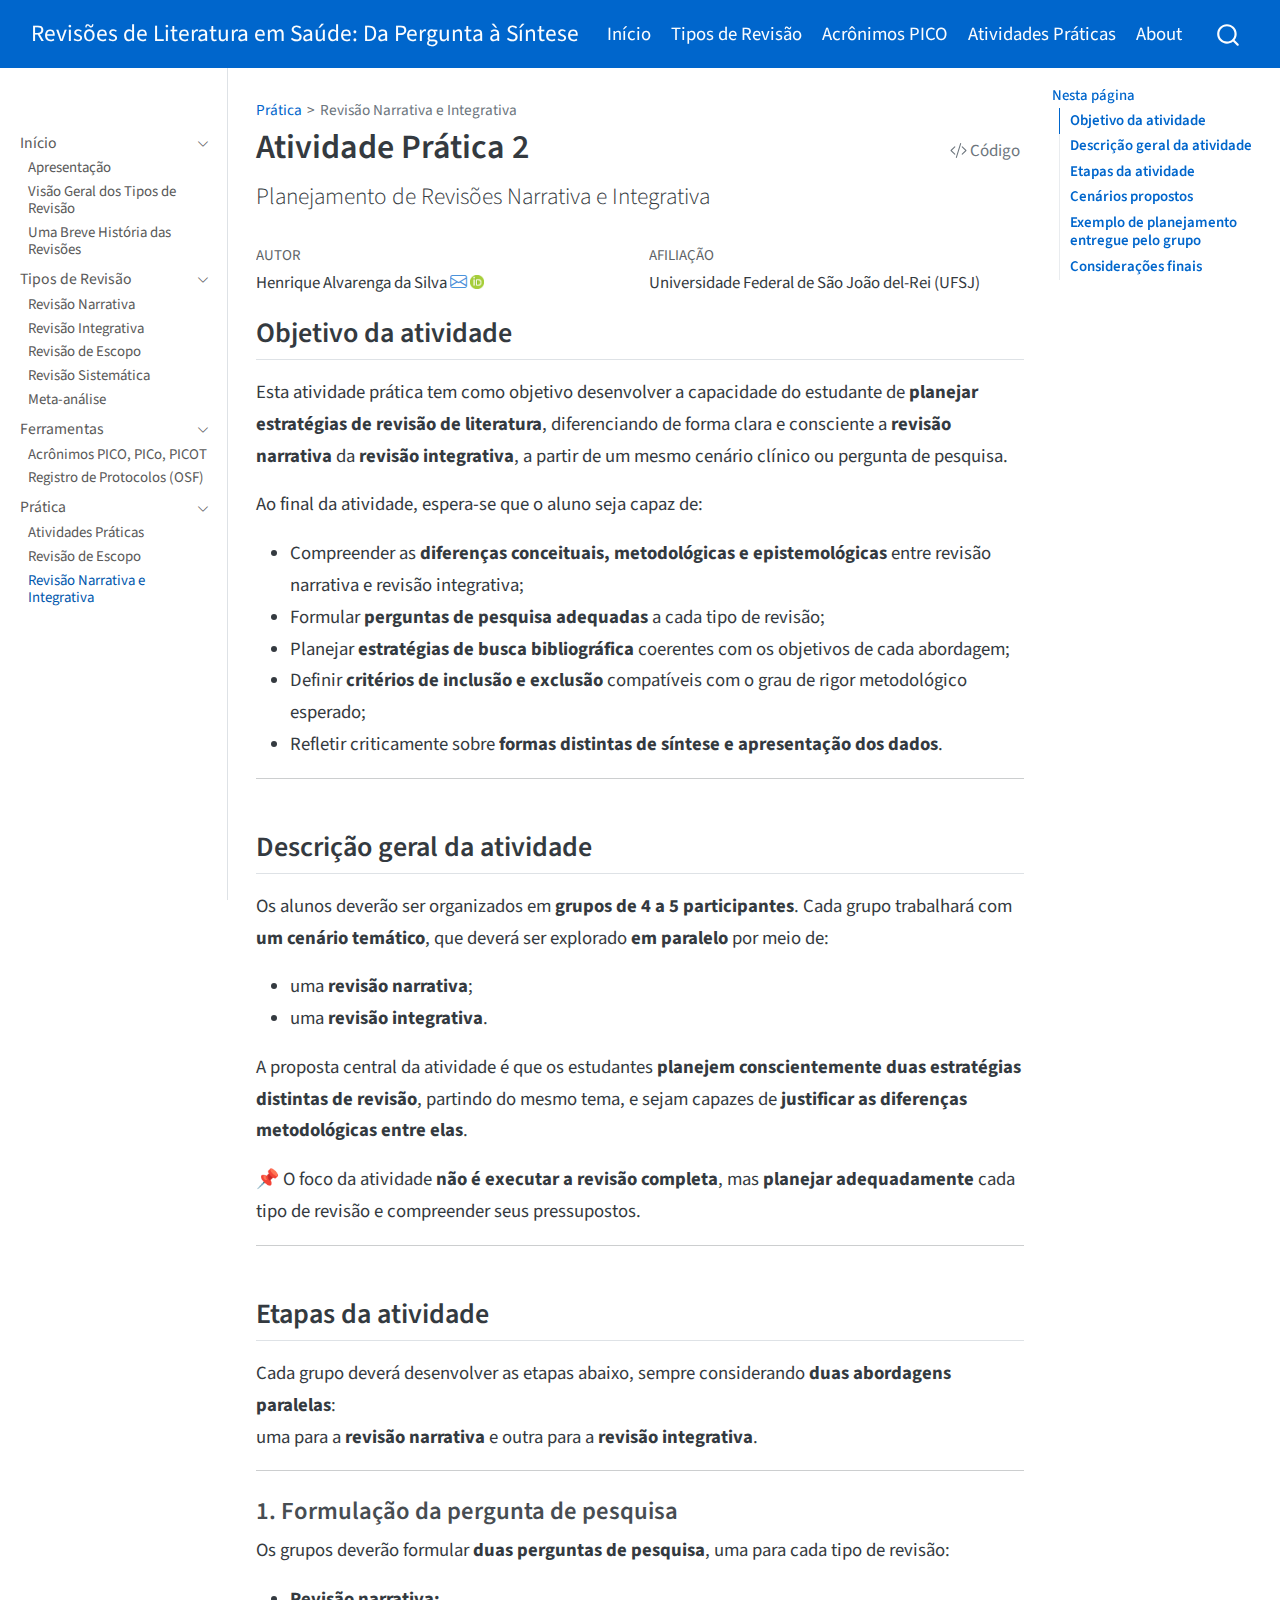
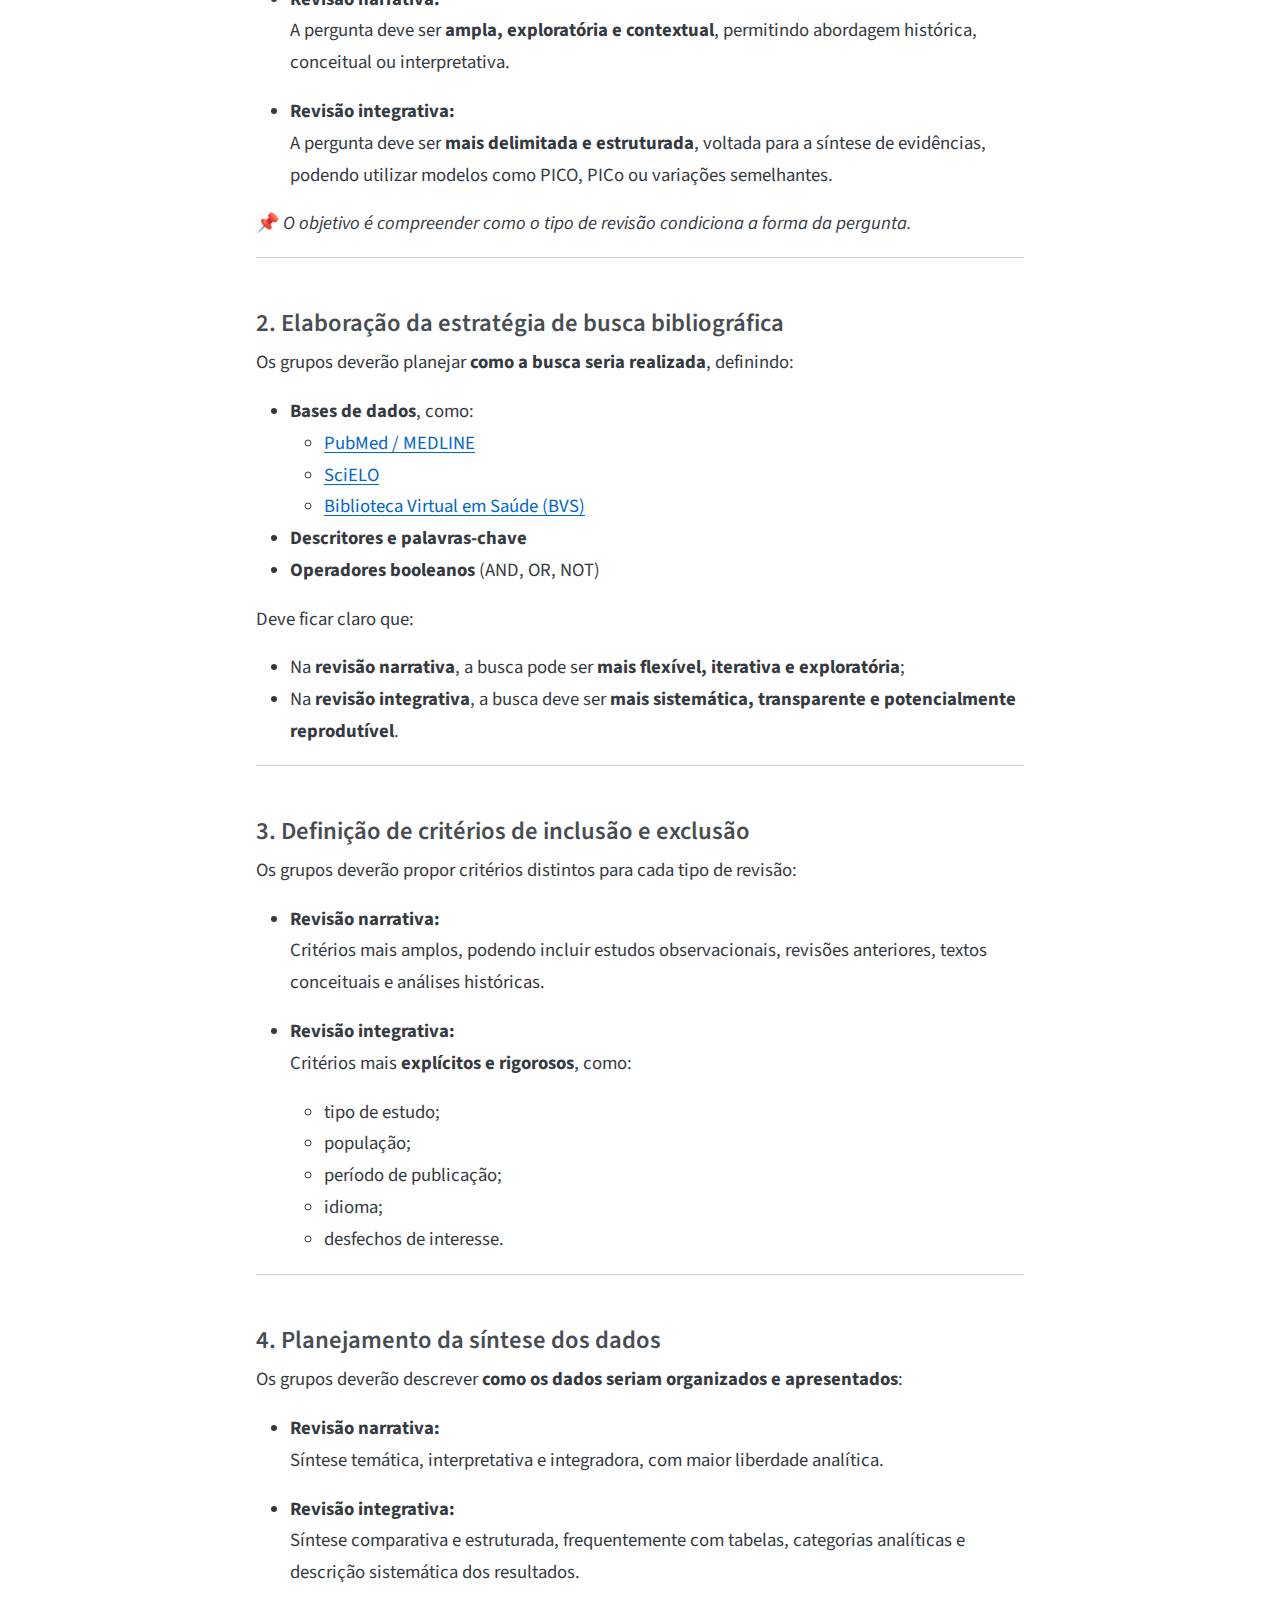
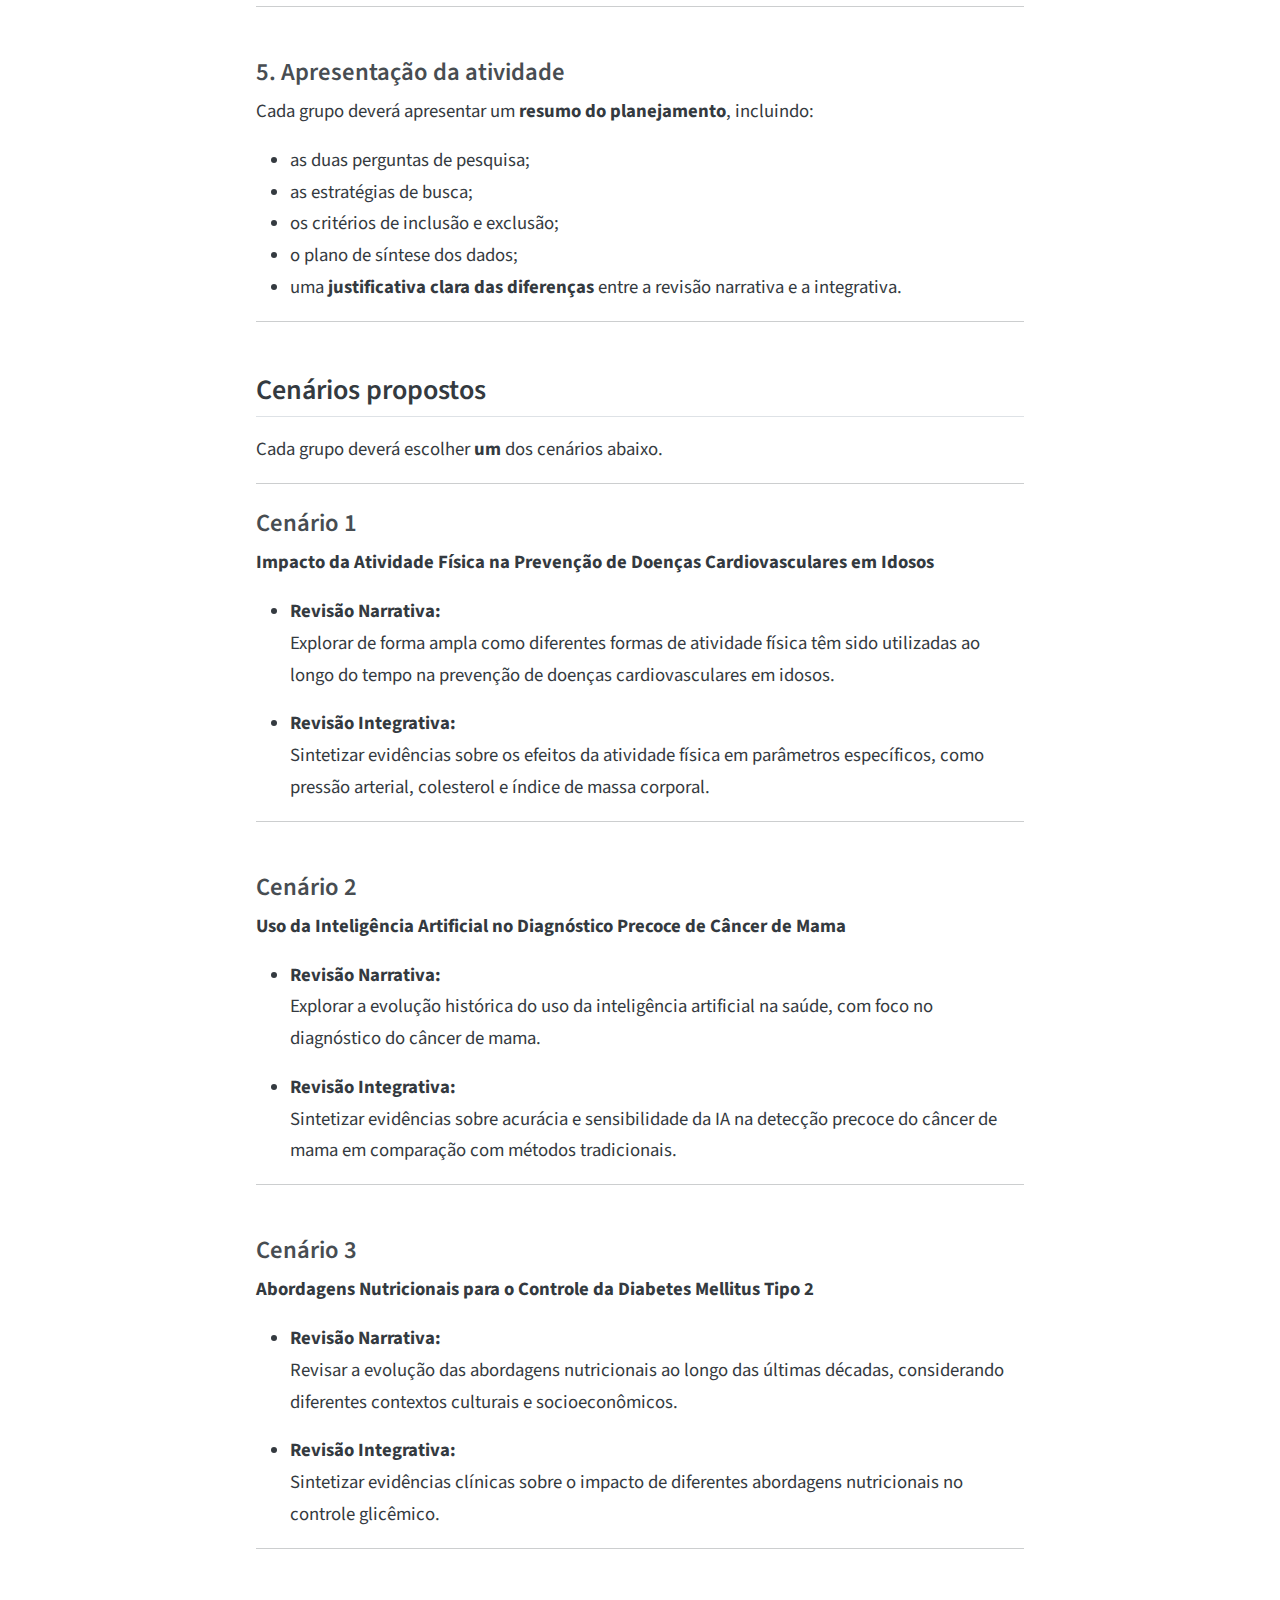
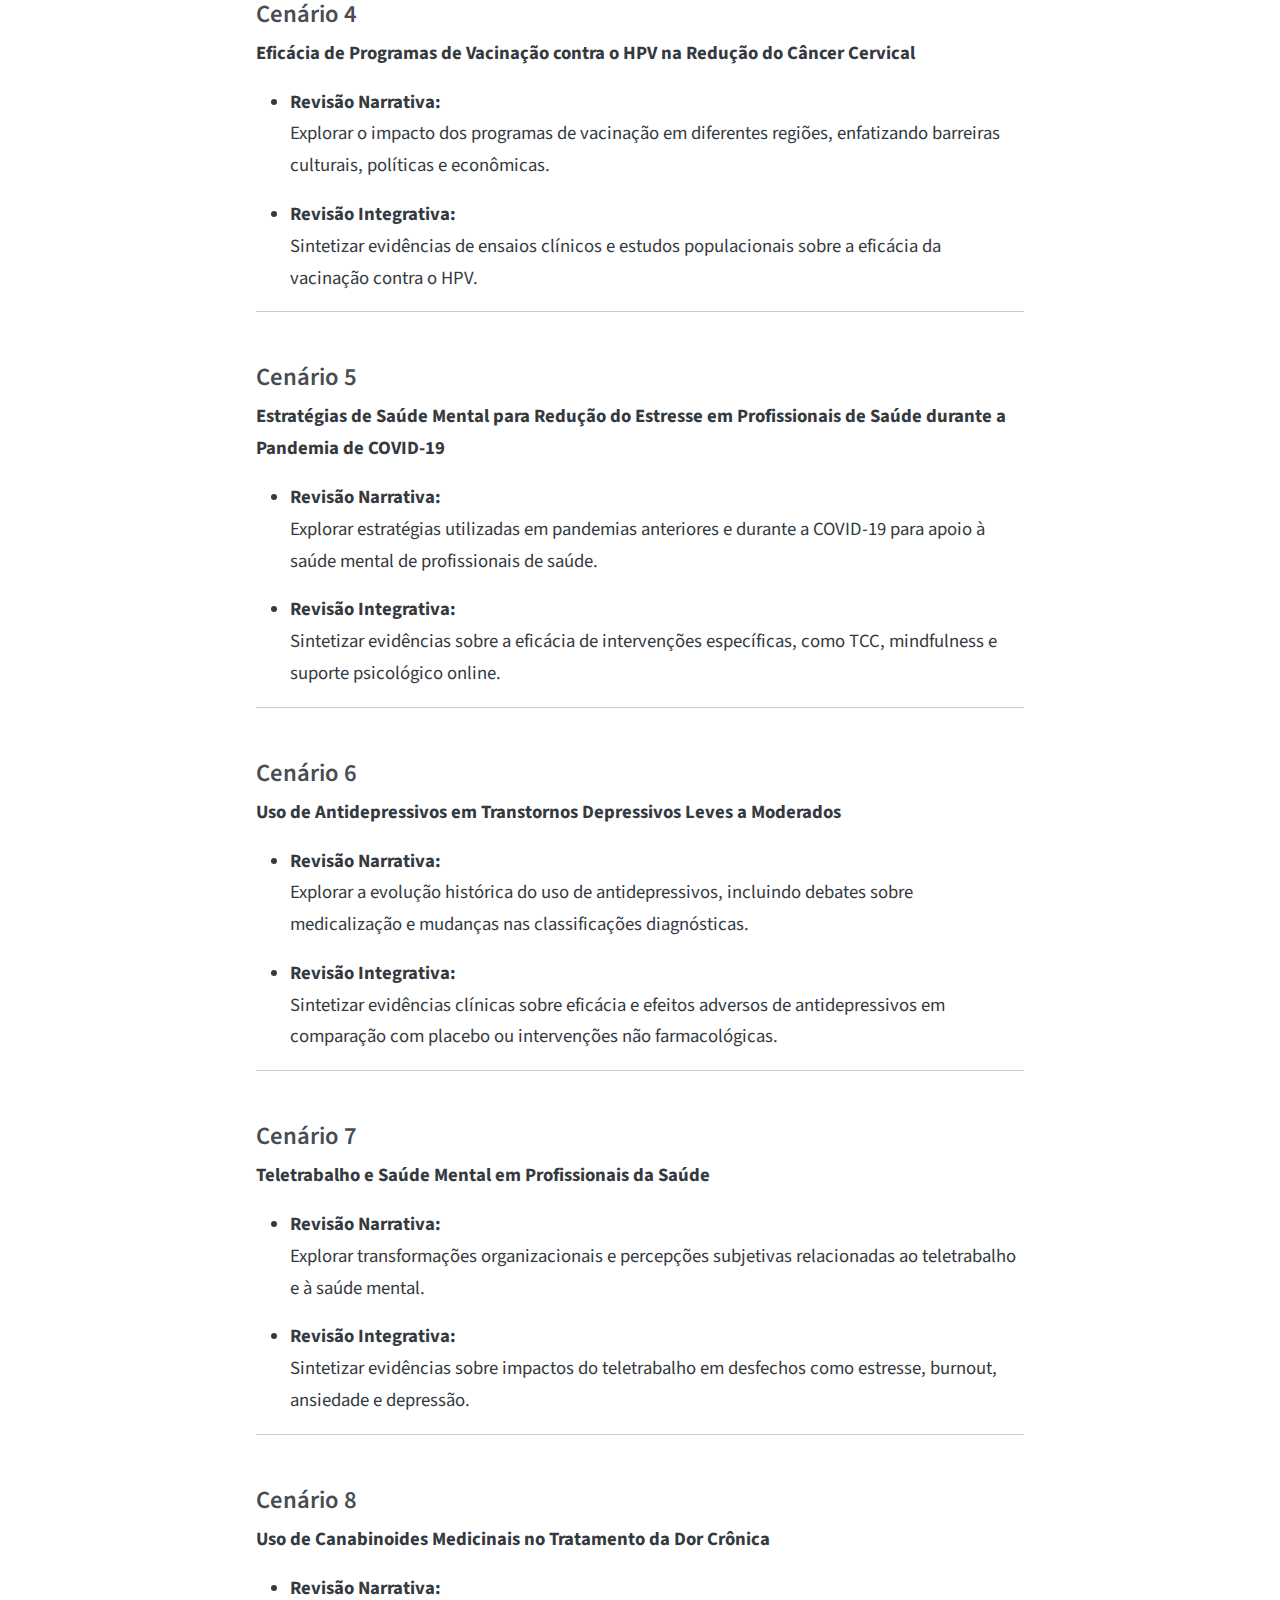
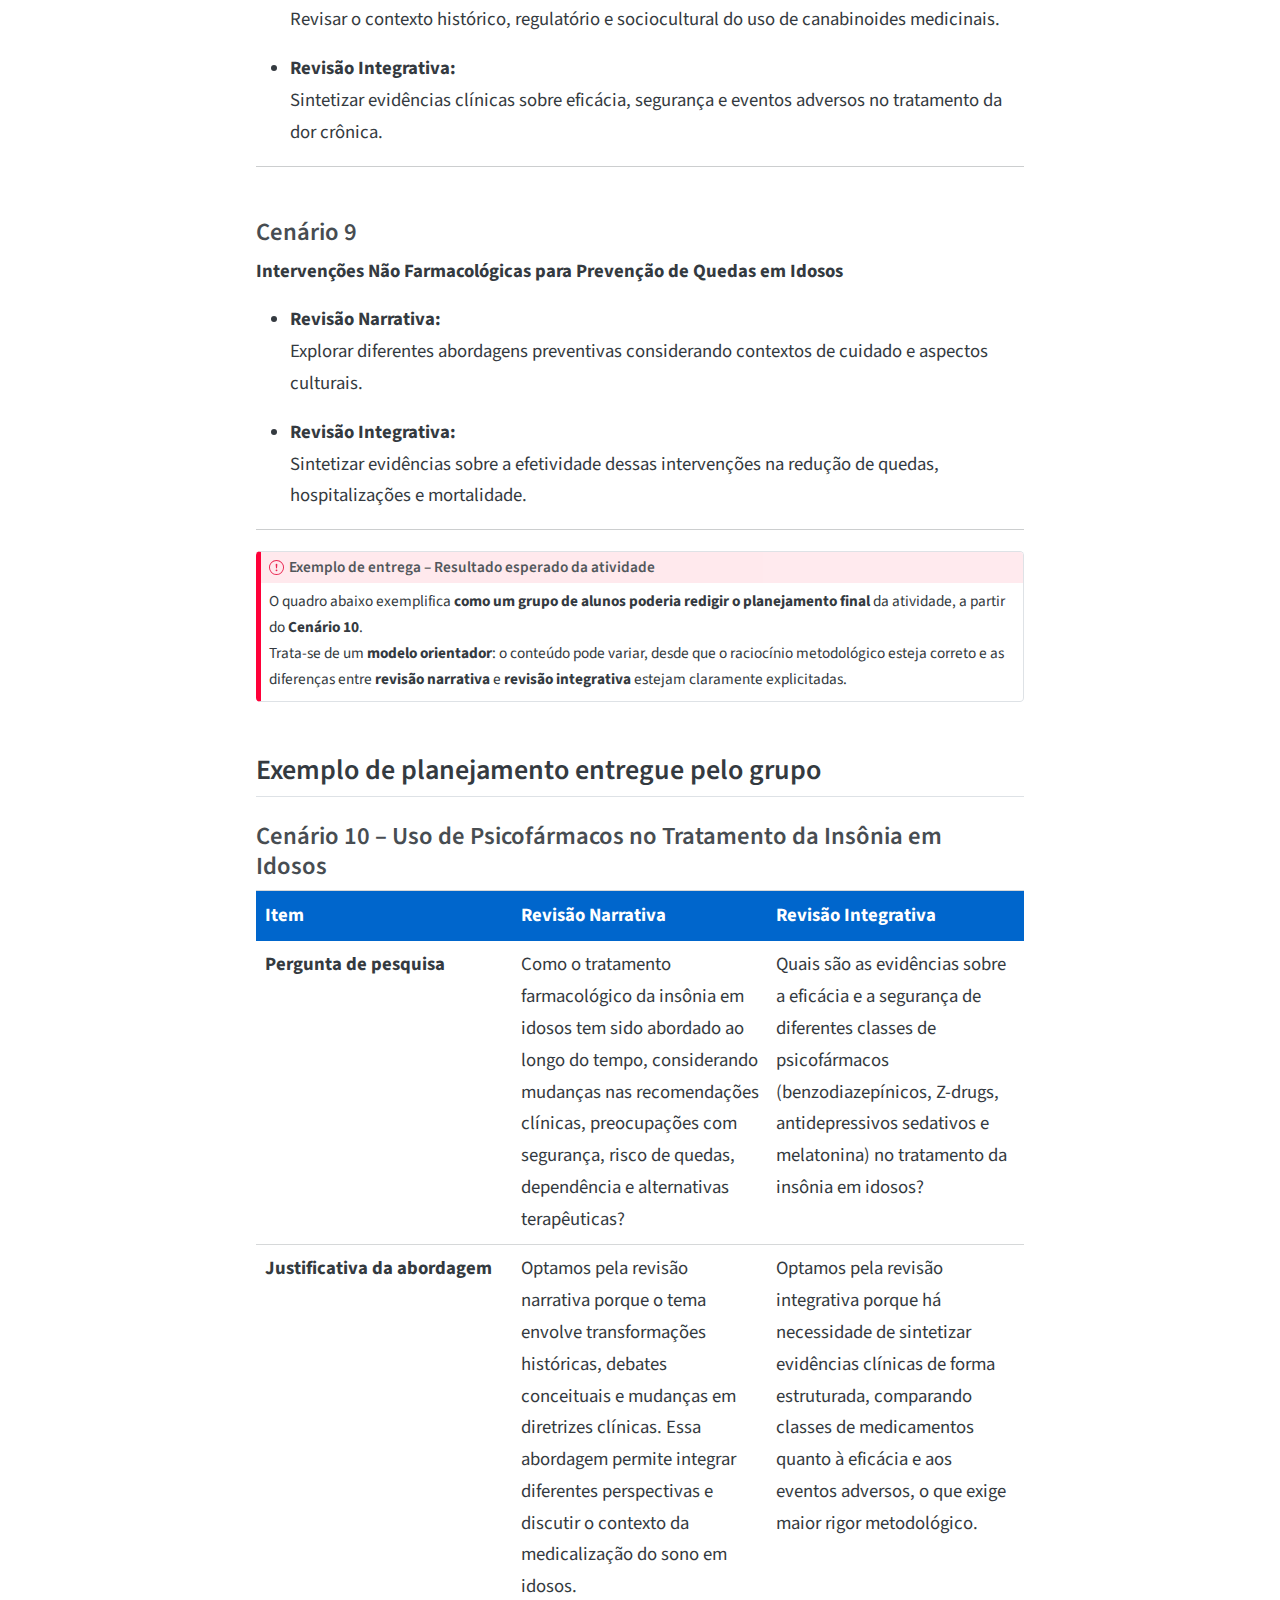
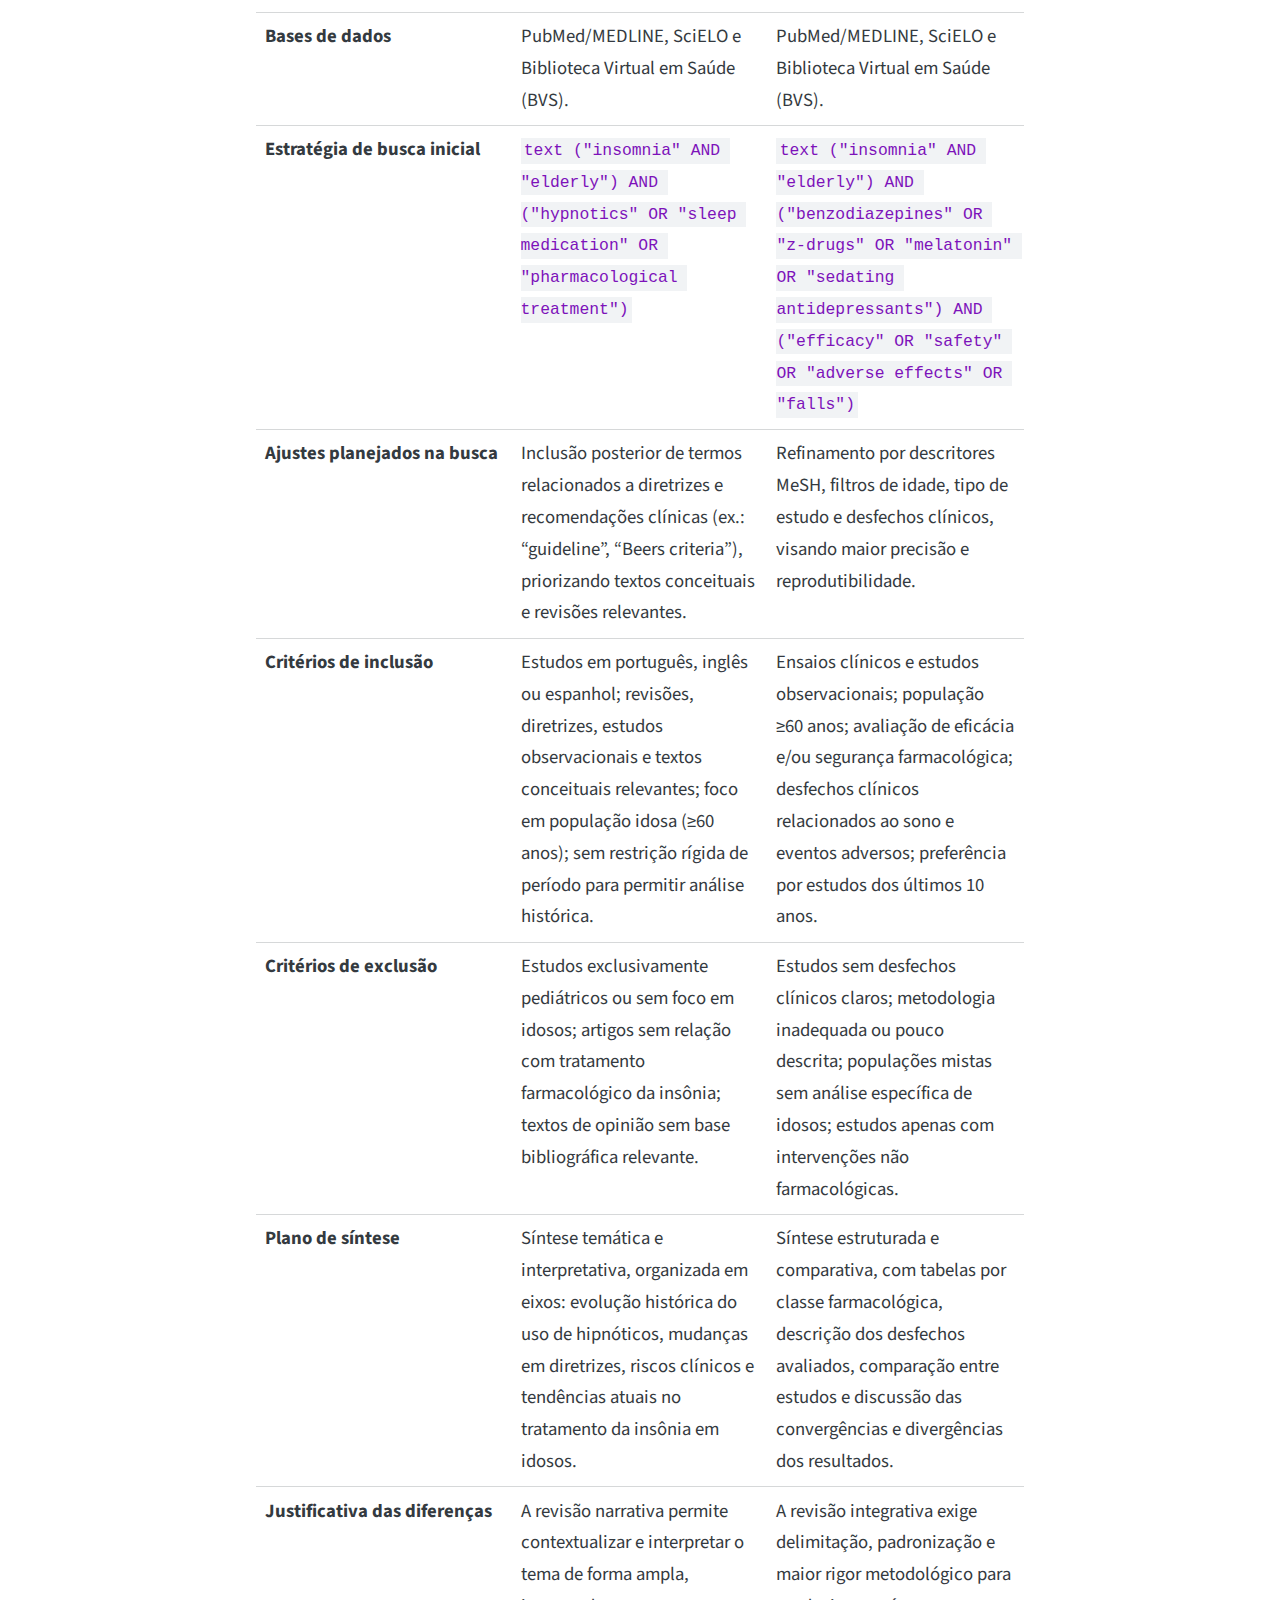
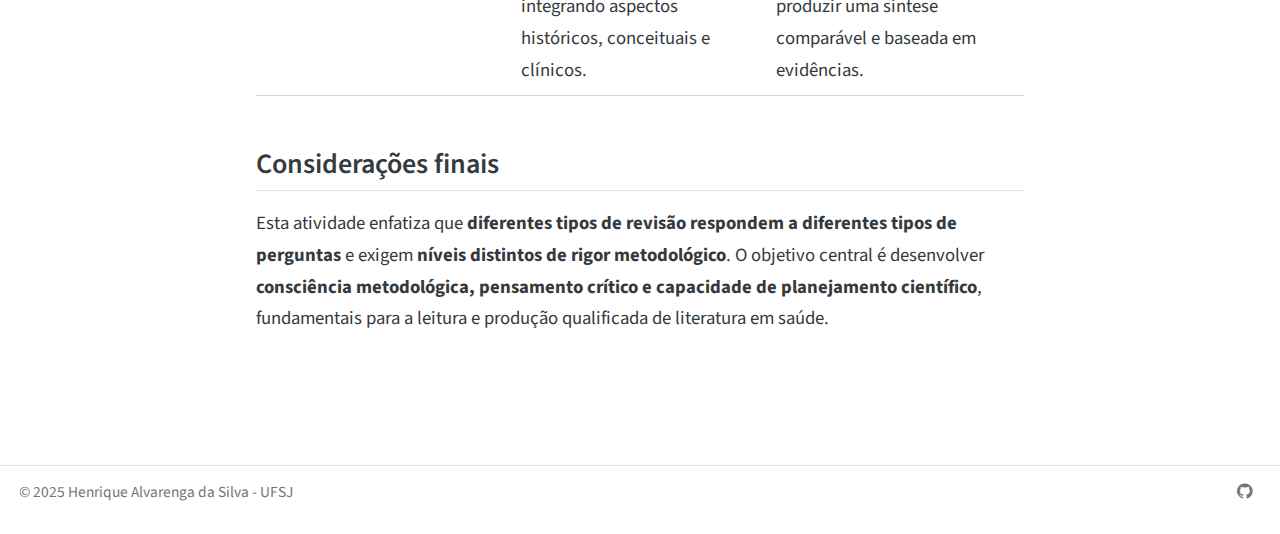
<file: docs/09-pratica-2.html>
<!DOCTYPE html>
<html xmlns="http://www.w3.org/1999/xhtml" lang="pt-BR" xml:lang="pt-BR"><head>

<meta charset="utf-8">
<meta name="generator" content="quarto-1.8.26">

<meta name="viewport" content="width=device-width, initial-scale=1.0, user-scalable=yes">

<meta name="author" content="Henrique Alvarenga da Silva">

<title>Atividade Prática 2 – Revisões de Literatura em Saúde: Da Pergunta à Síntese</title>
<style>
code{white-space: pre-wrap;}
span.smallcaps{font-variant: small-caps;}
div.columns{display: flex; gap: min(4vw, 1.5em);}
div.column{flex: auto; overflow-x: auto;}
div.hanging-indent{margin-left: 1.5em; text-indent: -1.5em;}
ul.task-list{list-style: none;}
ul.task-list li input[type="checkbox"] {
  width: 0.8em;
  margin: 0 0.8em 0.2em -1em; /* quarto-specific, see https://github.com/quarto-dev/quarto-cli/issues/4556 */ 
  vertical-align: middle;
}
/* CSS for syntax highlighting */
html { -webkit-text-size-adjust: 100%; }
pre > code.sourceCode { white-space: pre; position: relative; }
pre > code.sourceCode > span { display: inline-block; line-height: 1.25; }
pre > code.sourceCode > span:empty { height: 1.2em; }
.sourceCode { overflow: visible; }
code.sourceCode > span { color: inherit; text-decoration: inherit; }
div.sourceCode { margin: 1em 0; }
pre.sourceCode { margin: 0; }
@media screen {
div.sourceCode { overflow: auto; }
}
@media print {
pre > code.sourceCode { white-space: pre-wrap; }
pre > code.sourceCode > span { text-indent: -5em; padding-left: 5em; }
}
pre.numberSource code
  { counter-reset: source-line 0; }
pre.numberSource code > span
  { position: relative; left: -4em; counter-increment: source-line; }
pre.numberSource code > span > a:first-child::before
  { content: counter(source-line);
    position: relative; left: -1em; text-align: right; vertical-align: baseline;
    border: none; display: inline-block;
    -webkit-touch-callout: none; -webkit-user-select: none;
    -khtml-user-select: none; -moz-user-select: none;
    -ms-user-select: none; user-select: none;
    padding: 0 4px; width: 4em;
  }
pre.numberSource { margin-left: 3em;  padding-left: 4px; }
div.sourceCode
  {   }
@media screen {
pre > code.sourceCode > span > a:first-child::before { text-decoration: underline; }
}
</style>


<script src="site_libs/quarto-nav/quarto-nav.js"></script>
<script src="site_libs/quarto-nav/headroom.min.js"></script>
<script src="site_libs/clipboard/clipboard.min.js"></script>
<script src="site_libs/quarto-search/autocomplete.umd.js"></script>
<script src="site_libs/quarto-search/fuse.min.js"></script>
<script src="site_libs/quarto-search/quarto-search.js"></script>
<meta name="quarto:offset" content="./">
<link href="./favicon.ico" rel="icon">
<script src="site_libs/quarto-html/quarto.js" type="module"></script>
<script src="site_libs/quarto-html/tabsets/tabsets.js" type="module"></script>
<script src="site_libs/quarto-html/axe/axe-check.js" type="module"></script>
<script src="site_libs/quarto-html/popper.min.js"></script>
<script src="site_libs/quarto-html/tippy.umd.min.js"></script>
<script src="site_libs/quarto-html/anchor.min.js"></script>
<link href="site_libs/quarto-html/tippy.css" rel="stylesheet">
<link href="site_libs/quarto-html/quarto-syntax-highlighting-587c61ba64f3a5504c4d52d930310e48.css" rel="stylesheet" id="quarto-text-highlighting-styles">
<script src="site_libs/bootstrap/bootstrap.min.js"></script>
<link href="site_libs/bootstrap/bootstrap-icons.css" rel="stylesheet">
<link href="site_libs/bootstrap/bootstrap-56346452e88ae1a5de58ede422006661.min.css" rel="stylesheet" append-hash="true" id="quarto-bootstrap" data-mode="light">
<script id="quarto-search-options" type="application/json">{
  "location": "navbar",
  "copy-button": false,
  "collapse-after": 3,
  "panel-placement": "end",
  "type": "overlay",
  "limit": 50,
  "keyboard-shortcut": [
    "f",
    "/",
    "s"
  ],
  "show-item-context": false,
  "language": {
    "search-no-results-text": "Nenhum resultado",
    "search-matching-documents-text": "documentos correspondentes",
    "search-copy-link-title": "Copiar link para a busca",
    "search-hide-matches-text": "Esconder correspondências adicionais",
    "search-more-match-text": "mais correspondência neste documento",
    "search-more-matches-text": "mais correspondências neste documento",
    "search-clear-button-title": "Limpar",
    "search-text-placeholder": "",
    "search-detached-cancel-button-title": "Cancelar",
    "search-submit-button-title": "Enviar",
    "search-label": "Procurar"
  }
}</script>
<style>html{ scroll-behavior: smooth; }</style>


<link rel="stylesheet" href="styles.css">
</head>

<body class="nav-sidebar docked nav-fixed quarto-light">

<div id="quarto-search-results"></div>
  <header id="quarto-header" class="headroom fixed-top">
    <nav class="navbar navbar-expand-lg " data-bs-theme="dark">
      <div class="navbar-container container-fluid">
      <div class="navbar-brand-container mx-auto">
    <a class="navbar-brand" href="./index.html">
    <span class="navbar-title">Revisões de Literatura em Saúde: Da Pergunta à Síntese</span>
    </a>
  </div>
            <div id="quarto-search" class="" title="Procurar"></div>
          <button class="navbar-toggler" type="button" data-bs-toggle="collapse" data-bs-target="#navbarCollapse" aria-controls="navbarCollapse" role="menu" aria-expanded="false" aria-label="Alternar de navegação" onclick="if (window.quartoToggleHeadroom) { window.quartoToggleHeadroom(); }">
  <span class="navbar-toggler-icon"></span>
</button>
          <div class="collapse navbar-collapse" id="navbarCollapse">
            <ul class="navbar-nav navbar-nav-scroll me-auto">
  <li class="nav-item">
    <a class="nav-link active" href="./index.html" aria-current="page"> 
<span class="menu-text">Início</span></a>
  </li>  
  <li class="nav-item">
    <a class="nav-link" href="./01-introducao.html"> 
<span class="menu-text">Tipos de Revisão</span></a>
  </li>  
  <li class="nav-item">
    <a class="nav-link" href="./07-acronimos-pico.html"> 
<span class="menu-text">Acrônimos PICO</span></a>
  </li>  
  <li class="nav-item">
    <a class="nav-link" href="./09-pratica-0.html"> 
<span class="menu-text">Atividades Práticas</span></a>
  </li>  
  <li class="nav-item">
    <a class="nav-link" href="./About.html"> 
<span class="menu-text">About</span></a>
  </li>  
</ul>
          </div> <!-- /navcollapse -->
            <div class="quarto-navbar-tools">
</div>
      </div> <!-- /container-fluid -->
    </nav>
  <nav class="quarto-secondary-nav">
    <div class="container-fluid d-flex">
      <button type="button" class="quarto-btn-toggle btn" data-bs-toggle="collapse" role="button" data-bs-target=".quarto-sidebar-collapse-item" aria-controls="quarto-sidebar" aria-expanded="false" aria-label="Alternar barra lateral" onclick="if (window.quartoToggleHeadroom) { window.quartoToggleHeadroom(); }">
        <i class="bi bi-layout-text-sidebar-reverse"></i>
      </button>
        <nav class="quarto-page-breadcrumbs" aria-label="breadcrumb"><ol class="breadcrumb"><li class="breadcrumb-item"><a href="./09-pratica-0.html">Prática</a></li><li class="breadcrumb-item"><a href="./09-pratica-2.html">Revisão Narrativa e Integrativa</a></li></ol></nav>
        <a class="flex-grow-1" role="navigation" data-bs-toggle="collapse" data-bs-target=".quarto-sidebar-collapse-item" aria-controls="quarto-sidebar" aria-expanded="false" aria-label="Alternar barra lateral" onclick="if (window.quartoToggleHeadroom) { window.quartoToggleHeadroom(); }">      
        </a>
      <button type="button" class="btn quarto-search-button" aria-label="Procurar" onclick="window.quartoOpenSearch();">
        <i class="bi bi-search"></i>
      </button>
    </div>
  </nav>
</header>
<!-- content -->
<div id="quarto-content" class="quarto-container page-columns page-rows-contents page-layout-article page-navbar">
<!-- sidebar -->
  <nav id="quarto-sidebar" class="sidebar collapse collapse-horizontal quarto-sidebar-collapse-item sidebar-navigation docked overflow-auto">
        <div class="mt-2 flex-shrink-0 align-items-center">
        <div class="sidebar-search">
        <div id="quarto-search" class="" title="Procurar"></div>
        </div>
        </div>
    <div class="sidebar-menu-container"> 
    <ul class="list-unstyled mt-1">
        <li class="sidebar-item sidebar-item-section">
      <div class="sidebar-item-container"> 
            <a class="sidebar-item-text sidebar-link text-start" data-bs-toggle="collapse" data-bs-target="#quarto-sidebar-section-1" role="navigation" aria-expanded="true">
 <span class="menu-text">Início</span></a>
          <a class="sidebar-item-toggle text-start" data-bs-toggle="collapse" data-bs-target="#quarto-sidebar-section-1" role="navigation" aria-expanded="true" aria-label="Alternar seção">
            <i class="bi bi-chevron-right ms-2"></i>
          </a> 
      </div>
      <ul id="quarto-sidebar-section-1" class="collapse list-unstyled sidebar-section depth1 show">  
          <li class="sidebar-item">
  <div class="sidebar-item-container"> 
  <a href="./index.html" class="sidebar-item-text sidebar-link">
 <span class="menu-text">Apresentação</span></a>
  </div>
</li>
          <li class="sidebar-item">
  <div class="sidebar-item-container"> 
  <a href="./01-introducao.html" class="sidebar-item-text sidebar-link">
 <span class="menu-text">Visão Geral dos Tipos de Revisão</span></a>
  </div>
</li>
          <li class="sidebar-item">
  <div class="sidebar-item-container"> 
  <a href="./01.1-historia.html" class="sidebar-item-text sidebar-link">
 <span class="menu-text">Uma Breve História das Revisões</span></a>
  </div>
</li>
      </ul>
  </li>
        <li class="sidebar-item sidebar-item-section">
      <div class="sidebar-item-container"> 
            <a class="sidebar-item-text sidebar-link text-start" data-bs-toggle="collapse" data-bs-target="#quarto-sidebar-section-2" role="navigation" aria-expanded="true">
 <span class="menu-text">Tipos de Revisão</span></a>
          <a class="sidebar-item-toggle text-start" data-bs-toggle="collapse" data-bs-target="#quarto-sidebar-section-2" role="navigation" aria-expanded="true" aria-label="Alternar seção">
            <i class="bi bi-chevron-right ms-2"></i>
          </a> 
      </div>
      <ul id="quarto-sidebar-section-2" class="collapse list-unstyled sidebar-section depth1 show">  
          <li class="sidebar-item">
  <div class="sidebar-item-container"> 
  <a href="./02-revisao-narrativa.html" class="sidebar-item-text sidebar-link">
 <span class="menu-text">Revisão Narrativa</span></a>
  </div>
</li>
          <li class="sidebar-item">
  <div class="sidebar-item-container"> 
  <a href="./03-revisao-integrativa.html" class="sidebar-item-text sidebar-link">
 <span class="menu-text">Revisão Integrativa</span></a>
  </div>
</li>
          <li class="sidebar-item">
  <div class="sidebar-item-container"> 
  <a href="./04-revisao-escopo.html" class="sidebar-item-text sidebar-link">
 <span class="menu-text">Revisão de Escopo</span></a>
  </div>
</li>
          <li class="sidebar-item">
  <div class="sidebar-item-container"> 
  <a href="./05-revisao-sistematica.html" class="sidebar-item-text sidebar-link">
 <span class="menu-text">Revisão Sistemática</span></a>
  </div>
</li>
          <li class="sidebar-item">
  <div class="sidebar-item-container"> 
  <a href="./06-metanalise.html" class="sidebar-item-text sidebar-link">
 <span class="menu-text">Meta-análise</span></a>
  </div>
</li>
      </ul>
  </li>
        <li class="sidebar-item sidebar-item-section">
      <div class="sidebar-item-container"> 
            <a class="sidebar-item-text sidebar-link text-start" data-bs-toggle="collapse" data-bs-target="#quarto-sidebar-section-3" role="navigation" aria-expanded="true">
 <span class="menu-text">Ferramentas</span></a>
          <a class="sidebar-item-toggle text-start" data-bs-toggle="collapse" data-bs-target="#quarto-sidebar-section-3" role="navigation" aria-expanded="true" aria-label="Alternar seção">
            <i class="bi bi-chevron-right ms-2"></i>
          </a> 
      </div>
      <ul id="quarto-sidebar-section-3" class="collapse list-unstyled sidebar-section depth1 show">  
          <li class="sidebar-item">
  <div class="sidebar-item-container"> 
  <a href="./07-acronimos-pico.html" class="sidebar-item-text sidebar-link">
 <span class="menu-text">Acrônimos PICO, PICo, PICOT</span></a>
  </div>
</li>
          <li class="sidebar-item">
  <div class="sidebar-item-container"> 
  <a href="./08-registro-osf.html" class="sidebar-item-text sidebar-link">
 <span class="menu-text">Registro de Protocolos (OSF)</span></a>
  </div>
</li>
      </ul>
  </li>
        <li class="sidebar-item sidebar-item-section">
      <div class="sidebar-item-container"> 
            <a class="sidebar-item-text sidebar-link text-start" data-bs-toggle="collapse" data-bs-target="#quarto-sidebar-section-4" role="navigation" aria-expanded="true">
 <span class="menu-text">Prática</span></a>
          <a class="sidebar-item-toggle text-start" data-bs-toggle="collapse" data-bs-target="#quarto-sidebar-section-4" role="navigation" aria-expanded="true" aria-label="Alternar seção">
            <i class="bi bi-chevron-right ms-2"></i>
          </a> 
      </div>
      <ul id="quarto-sidebar-section-4" class="collapse list-unstyled sidebar-section depth1 show">  
          <li class="sidebar-item">
  <div class="sidebar-item-container"> 
  <a href="./09-pratica-0.html" class="sidebar-item-text sidebar-link">
 <span class="menu-text">Atividades Práticas</span></a>
  </div>
</li>
          <li class="sidebar-item">
  <div class="sidebar-item-container"> 
  <a href="./09-pratica-1.html" class="sidebar-item-text sidebar-link">
 <span class="menu-text">Revisão de Escopo</span></a>
  </div>
</li>
          <li class="sidebar-item">
  <div class="sidebar-item-container"> 
  <a href="./09-pratica-2.html" class="sidebar-item-text sidebar-link active">
 <span class="menu-text">Revisão Narrativa e Integrativa</span></a>
  </div>
</li>
      </ul>
  </li>
    </ul>
    </div>
</nav>
<div id="quarto-sidebar-glass" class="quarto-sidebar-collapse-item" data-bs-toggle="collapse" data-bs-target=".quarto-sidebar-collapse-item"></div>
<!-- margin-sidebar -->
    <div id="quarto-margin-sidebar" class="sidebar margin-sidebar">
        <nav id="TOC" role="doc-toc" class="toc-active">
    <h2 id="toc-title">Nesta página</h2>
   
  <ul>
  <li><a href="#objetivo-da-atividade" id="toc-objetivo-da-atividade" class="nav-link active" data-scroll-target="#objetivo-da-atividade">Objetivo da atividade</a></li>
  <li><a href="#descrição-geral-da-atividade" id="toc-descrição-geral-da-atividade" class="nav-link" data-scroll-target="#descrição-geral-da-atividade">Descrição geral da atividade</a></li>
  <li><a href="#etapas-da-atividade" id="toc-etapas-da-atividade" class="nav-link" data-scroll-target="#etapas-da-atividade">Etapas da atividade</a>
  <ul class="collapse">
  <li><a href="#formulação-da-pergunta-de-pesquisa" id="toc-formulação-da-pergunta-de-pesquisa" class="nav-link" data-scroll-target="#formulação-da-pergunta-de-pesquisa">1. Formulação da pergunta de pesquisa</a></li>
  <li><a href="#elaboração-da-estratégia-de-busca-bibliográfica" id="toc-elaboração-da-estratégia-de-busca-bibliográfica" class="nav-link" data-scroll-target="#elaboração-da-estratégia-de-busca-bibliográfica">2. Elaboração da estratégia de busca bibliográfica</a></li>
  <li><a href="#definição-de-critérios-de-inclusão-e-exclusão" id="toc-definição-de-critérios-de-inclusão-e-exclusão" class="nav-link" data-scroll-target="#definição-de-critérios-de-inclusão-e-exclusão">3. Definição de critérios de inclusão e exclusão</a></li>
  <li><a href="#planejamento-da-síntese-dos-dados" id="toc-planejamento-da-síntese-dos-dados" class="nav-link" data-scroll-target="#planejamento-da-síntese-dos-dados">4. Planejamento da síntese dos dados</a></li>
  <li><a href="#apresentação-da-atividade" id="toc-apresentação-da-atividade" class="nav-link" data-scroll-target="#apresentação-da-atividade">5. Apresentação da atividade</a></li>
  </ul></li>
  <li><a href="#cenários-propostos" id="toc-cenários-propostos" class="nav-link" data-scroll-target="#cenários-propostos">Cenários propostos</a>
  <ul class="collapse">
  <li><a href="#cenário-1" id="toc-cenário-1" class="nav-link" data-scroll-target="#cenário-1">Cenário 1</a></li>
  <li><a href="#cenário-2" id="toc-cenário-2" class="nav-link" data-scroll-target="#cenário-2">Cenário 2</a></li>
  <li><a href="#cenário-3" id="toc-cenário-3" class="nav-link" data-scroll-target="#cenário-3">Cenário 3</a></li>
  <li><a href="#cenário-4" id="toc-cenário-4" class="nav-link" data-scroll-target="#cenário-4">Cenário 4</a></li>
  <li><a href="#cenário-5" id="toc-cenário-5" class="nav-link" data-scroll-target="#cenário-5">Cenário 5</a></li>
  <li><a href="#cenário-6" id="toc-cenário-6" class="nav-link" data-scroll-target="#cenário-6">Cenário 6</a></li>
  <li><a href="#cenário-7" id="toc-cenário-7" class="nav-link" data-scroll-target="#cenário-7">Cenário 7</a></li>
  <li><a href="#cenário-8" id="toc-cenário-8" class="nav-link" data-scroll-target="#cenário-8">Cenário 8</a></li>
  <li><a href="#cenário-9" id="toc-cenário-9" class="nav-link" data-scroll-target="#cenário-9">Cenário 9</a></li>
  </ul></li>
  <li><a href="#exemplo-de-planejamento-entregue-pelo-grupo" id="toc-exemplo-de-planejamento-entregue-pelo-grupo" class="nav-link" data-scroll-target="#exemplo-de-planejamento-entregue-pelo-grupo">Exemplo de planejamento entregue pelo grupo</a>
  <ul class="collapse">
  <li><a href="#cenário-10-uso-de-psicofármacos-no-tratamento-da-insônia-em-idosos" id="toc-cenário-10-uso-de-psicofármacos-no-tratamento-da-insônia-em-idosos" class="nav-link" data-scroll-target="#cenário-10-uso-de-psicofármacos-no-tratamento-da-insônia-em-idosos">Cenário 10 – Uso de Psicofármacos no Tratamento da Insônia em Idosos</a></li>
  </ul></li>
  <li><a href="#considerações-finais" id="toc-considerações-finais" class="nav-link" data-scroll-target="#considerações-finais">Considerações finais</a></li>
  </ul>
</nav>
    </div>
<!-- main -->
<main class="content" id="quarto-document-content">

<header id="title-block-header" class="quarto-title-block default"><nav class="quarto-page-breadcrumbs quarto-title-breadcrumbs d-none d-lg-block" aria-label="breadcrumb"><ol class="breadcrumb"><li class="breadcrumb-item"><a href="./09-pratica-0.html">Prática</a></li><li class="breadcrumb-item"><a href="./09-pratica-2.html">Revisão Narrativa e Integrativa</a></li></ol></nav>
<div class="quarto-title">
<div class="quarto-title-block"><div><h1 class="title">Atividade Prática 2</h1><button type="button" class="btn code-tools-button" id="quarto-code-tools-source"><i class="bi"></i> Código</button></div></div>
<p class="subtitle lead">Planejamento de Revisões Narrativa e Integrativa</p>
</div>


<div class="quarto-title-meta-author">
  <div class="quarto-title-meta-heading">Autor</div>
  <div class="quarto-title-meta-heading">Afiliação</div>
  
    <div class="quarto-title-meta-contents">
    <p class="author">Henrique Alvarenga da Silva <a href="mailto:henriquealvarenga@ufsj.edu.br" class="quarto-title-author-email"><i class="bi bi-envelope"></i></a> <a href="https://orcid.org/0000-0001-9799-5240" class="quarto-title-author-orcid"> <img src="[data-uri]"></a></p>
  </div>
  <div class="quarto-title-meta-contents">
        <p class="affiliation">
            Universidade Federal de São João del-Rei (UFSJ)
          </p>
      </div>
  </div>

<div class="quarto-title-meta">

      
  
    
  </div>
  


</header>


<section id="objetivo-da-atividade" class="level2">
<h2 class="anchored" data-anchor-id="objetivo-da-atividade">Objetivo da atividade</h2>
<p>Esta atividade prática tem como objetivo desenvolver a capacidade do estudante de <strong>planejar estratégias de revisão de literatura</strong>, diferenciando de forma clara e consciente a <strong>revisão narrativa</strong> da <strong>revisão integrativa</strong>, a partir de um mesmo cenário clínico ou pergunta de pesquisa.</p>
<p>Ao final da atividade, espera-se que o aluno seja capaz de:</p>
<ul>
<li>Compreender as <strong>diferenças conceituais, metodológicas e epistemológicas</strong> entre revisão narrativa e revisão integrativa;</li>
<li>Formular <strong>perguntas de pesquisa adequadas</strong> a cada tipo de revisão;</li>
<li>Planejar <strong>estratégias de busca bibliográfica</strong> coerentes com os objetivos de cada abordagem;</li>
<li>Definir <strong>critérios de inclusão e exclusão</strong> compatíveis com o grau de rigor metodológico esperado;</li>
<li>Refletir criticamente sobre <strong>formas distintas de síntese e apresentação dos dados</strong>.</li>
</ul>
<hr>
</section>
<section id="descrição-geral-da-atividade" class="level2">
<h2 class="anchored" data-anchor-id="descrição-geral-da-atividade">Descrição geral da atividade</h2>
<p>Os alunos deverão ser organizados em <strong>grupos de 4 a 5 participantes</strong>. Cada grupo trabalhará com <strong>um cenário temático</strong>, que deverá ser explorado <strong>em paralelo</strong> por meio de:</p>
<ul>
<li>uma <strong>revisão narrativa</strong>;<br>
</li>
<li>uma <strong>revisão integrativa</strong>.</li>
</ul>
<p>A proposta central da atividade é que os estudantes <strong>planejem conscientemente duas estratégias distintas de revisão</strong>, partindo do mesmo tema, e sejam capazes de <strong>justificar as diferenças metodológicas entre elas</strong>.</p>
<p>📌 O foco da atividade <strong>não é executar a revisão completa</strong>, mas <strong>planejar adequadamente</strong> cada tipo de revisão e compreender seus pressupostos.</p>
<hr>
</section>
<section id="etapas-da-atividade" class="level2">
<h2 class="anchored" data-anchor-id="etapas-da-atividade">Etapas da atividade</h2>
<p>Cada grupo deverá desenvolver as etapas abaixo, sempre considerando <strong>duas abordagens paralelas</strong>:<br>
uma para a <strong>revisão narrativa</strong> e outra para a <strong>revisão integrativa</strong>.</p>
<hr>
<section id="formulação-da-pergunta-de-pesquisa" class="level3">
<h3 class="anchored" data-anchor-id="formulação-da-pergunta-de-pesquisa">1. Formulação da pergunta de pesquisa</h3>
<p>Os grupos deverão formular <strong>duas perguntas de pesquisa</strong>, uma para cada tipo de revisão:</p>
<ul>
<li><p><strong>Revisão narrativa:</strong><br>
A pergunta deve ser <strong>ampla, exploratória e contextual</strong>, permitindo abordagem histórica, conceitual ou interpretativa.</p></li>
<li><p><strong>Revisão integrativa:</strong><br>
A pergunta deve ser <strong>mais delimitada e estruturada</strong>, voltada para a síntese de evidências, podendo utilizar modelos como PICO, PICo ou variações semelhantes.</p></li>
</ul>
<p>📌 <em>O objetivo é compreender como o tipo de revisão condiciona a forma da pergunta.</em></p>
<hr>
</section>
<section id="elaboração-da-estratégia-de-busca-bibliográfica" class="level3">
<h3 class="anchored" data-anchor-id="elaboração-da-estratégia-de-busca-bibliográfica">2. Elaboração da estratégia de busca bibliográfica</h3>
<p>Os grupos deverão planejar <strong>como a busca seria realizada</strong>, definindo:</p>
<ul>
<li><strong>Bases de dados</strong>, como:
<ul>
<li><a href="https://pubmed.ncbi.nlm.nih.gov">PubMed / MEDLINE</a></li>
<li><a href="https://scielo.org">SciELO</a></li>
<li><a href="https://bvsalud.org">Biblioteca Virtual em Saúde (BVS)</a></li>
</ul></li>
<li><strong>Descritores e palavras-chave</strong></li>
<li><strong>Operadores booleanos</strong> (AND, OR, NOT)</li>
</ul>
<p>Deve ficar claro que:</p>
<ul>
<li>Na <strong>revisão narrativa</strong>, a busca pode ser <strong>mais flexível, iterativa e exploratória</strong>;</li>
<li>Na <strong>revisão integrativa</strong>, a busca deve ser <strong>mais sistemática, transparente e potencialmente reprodutível</strong>.</li>
</ul>
<hr>
</section>
<section id="definição-de-critérios-de-inclusão-e-exclusão" class="level3">
<h3 class="anchored" data-anchor-id="definição-de-critérios-de-inclusão-e-exclusão">3. Definição de critérios de inclusão e exclusão</h3>
<p>Os grupos deverão propor critérios distintos para cada tipo de revisão:</p>
<ul>
<li><p><strong>Revisão narrativa:</strong><br>
Critérios mais amplos, podendo incluir estudos observacionais, revisões anteriores, textos conceituais e análises históricas.</p></li>
<li><p><strong>Revisão integrativa:</strong><br>
Critérios mais <strong>explícitos e rigorosos</strong>, como:</p>
<ul>
<li>tipo de estudo;</li>
<li>população;</li>
<li>período de publicação;</li>
<li>idioma;</li>
<li>desfechos de interesse.</li>
</ul></li>
</ul>
<hr>
</section>
<section id="planejamento-da-síntese-dos-dados" class="level3">
<h3 class="anchored" data-anchor-id="planejamento-da-síntese-dos-dados">4. Planejamento da síntese dos dados</h3>
<p>Os grupos deverão descrever <strong>como os dados seriam organizados e apresentados</strong>:</p>
<ul>
<li><p><strong>Revisão narrativa:</strong><br>
Síntese temática, interpretativa e integradora, com maior liberdade analítica.</p></li>
<li><p><strong>Revisão integrativa:</strong><br>
Síntese comparativa e estruturada, frequentemente com tabelas, categorias analíticas e descrição sistemática dos resultados.</p></li>
</ul>
<hr>
</section>
<section id="apresentação-da-atividade" class="level3">
<h3 class="anchored" data-anchor-id="apresentação-da-atividade">5. Apresentação da atividade</h3>
<p>Cada grupo deverá apresentar um <strong>resumo do planejamento</strong>, incluindo:</p>
<ul>
<li>as duas perguntas de pesquisa;</li>
<li>as estratégias de busca;</li>
<li>os critérios de inclusão e exclusão;</li>
<li>o plano de síntese dos dados;</li>
<li>uma <strong>justificativa clara das diferenças</strong> entre a revisão narrativa e a integrativa.</li>
</ul>
<hr>
</section>
</section>
<section id="cenários-propostos" class="level2">
<h2 class="anchored" data-anchor-id="cenários-propostos">Cenários propostos</h2>
<p>Cada grupo deverá escolher <strong>um</strong> dos cenários abaixo.</p>
<hr>
<section id="cenário-1" class="level3">
<h3 class="anchored" data-anchor-id="cenário-1">Cenário 1</h3>
<p><strong>Impacto da Atividade Física na Prevenção de Doenças Cardiovasculares em Idosos</strong></p>
<ul>
<li><p><strong>Revisão Narrativa:</strong><br>
Explorar de forma ampla como diferentes formas de atividade física têm sido utilizadas ao longo do tempo na prevenção de doenças cardiovasculares em idosos.</p></li>
<li><p><strong>Revisão Integrativa:</strong><br>
Sintetizar evidências sobre os efeitos da atividade física em parâmetros específicos, como pressão arterial, colesterol e índice de massa corporal.</p></li>
</ul>
<hr>
</section>
<section id="cenário-2" class="level3">
<h3 class="anchored" data-anchor-id="cenário-2">Cenário 2</h3>
<p><strong>Uso da Inteligência Artificial no Diagnóstico Precoce de Câncer de Mama</strong></p>
<ul>
<li><p><strong>Revisão Narrativa:</strong><br>
Explorar a evolução histórica do uso da inteligência artificial na saúde, com foco no diagnóstico do câncer de mama.</p></li>
<li><p><strong>Revisão Integrativa:</strong><br>
Sintetizar evidências sobre acurácia e sensibilidade da IA na detecção precoce do câncer de mama em comparação com métodos tradicionais.</p></li>
</ul>
<hr>
</section>
<section id="cenário-3" class="level3">
<h3 class="anchored" data-anchor-id="cenário-3">Cenário 3</h3>
<p><strong>Abordagens Nutricionais para o Controle da Diabetes Mellitus Tipo 2</strong></p>
<ul>
<li><p><strong>Revisão Narrativa:</strong><br>
Revisar a evolução das abordagens nutricionais ao longo das últimas décadas, considerando diferentes contextos culturais e socioeconômicos.</p></li>
<li><p><strong>Revisão Integrativa:</strong><br>
Sintetizar evidências clínicas sobre o impacto de diferentes abordagens nutricionais no controle glicêmico.</p></li>
</ul>
<hr>
</section>
<section id="cenário-4" class="level3">
<h3 class="anchored" data-anchor-id="cenário-4">Cenário 4</h3>
<p><strong>Eficácia de Programas de Vacinação contra o HPV na Redução do Câncer Cervical</strong></p>
<ul>
<li><p><strong>Revisão Narrativa:</strong><br>
Explorar o impacto dos programas de vacinação em diferentes regiões, enfatizando barreiras culturais, políticas e econômicas.</p></li>
<li><p><strong>Revisão Integrativa:</strong><br>
Sintetizar evidências de ensaios clínicos e estudos populacionais sobre a eficácia da vacinação contra o HPV.</p></li>
</ul>
<hr>
</section>
<section id="cenário-5" class="level3">
<h3 class="anchored" data-anchor-id="cenário-5">Cenário 5</h3>
<p><strong>Estratégias de Saúde Mental para Redução do Estresse em Profissionais de Saúde durante a Pandemia de COVID-19</strong></p>
<ul>
<li><p><strong>Revisão Narrativa:</strong><br>
Explorar estratégias utilizadas em pandemias anteriores e durante a COVID-19 para apoio à saúde mental de profissionais de saúde.</p></li>
<li><p><strong>Revisão Integrativa:</strong><br>
Sintetizar evidências sobre a eficácia de intervenções específicas, como TCC, mindfulness e suporte psicológico online.</p></li>
</ul>
<hr>
</section>
<section id="cenário-6" class="level3">
<h3 class="anchored" data-anchor-id="cenário-6">Cenário 6</h3>
<p><strong>Uso de Antidepressivos em Transtornos Depressivos Leves a Moderados</strong></p>
<ul>
<li><p><strong>Revisão Narrativa:</strong><br>
Explorar a evolução histórica do uso de antidepressivos, incluindo debates sobre medicalização e mudanças nas classificações diagnósticas.</p></li>
<li><p><strong>Revisão Integrativa:</strong><br>
Sintetizar evidências clínicas sobre eficácia e efeitos adversos de antidepressivos em comparação com placebo ou intervenções não farmacológicas.</p></li>
</ul>
<hr>
</section>
<section id="cenário-7" class="level3">
<h3 class="anchored" data-anchor-id="cenário-7">Cenário 7</h3>
<p><strong>Teletrabalho e Saúde Mental em Profissionais da Saúde</strong></p>
<ul>
<li><p><strong>Revisão Narrativa:</strong><br>
Explorar transformações organizacionais e percepções subjetivas relacionadas ao teletrabalho e à saúde mental.</p></li>
<li><p><strong>Revisão Integrativa:</strong><br>
Sintetizar evidências sobre impactos do teletrabalho em desfechos como estresse, burnout, ansiedade e depressão.</p></li>
</ul>
<hr>
</section>
<section id="cenário-8" class="level3">
<h3 class="anchored" data-anchor-id="cenário-8">Cenário 8</h3>
<p><strong>Uso de Canabinoides Medicinais no Tratamento da Dor Crônica</strong></p>
<ul>
<li><p><strong>Revisão Narrativa:</strong><br>
Revisar o contexto histórico, regulatório e sociocultural do uso de canabinoides medicinais.</p></li>
<li><p><strong>Revisão Integrativa:</strong><br>
Sintetizar evidências clínicas sobre eficácia, segurança e eventos adversos no tratamento da dor crônica.</p></li>
</ul>
<hr>
</section>
<section id="cenário-9" class="level3">
<h3 class="anchored" data-anchor-id="cenário-9">Cenário 9</h3>
<p><strong>Intervenções Não Farmacológicas para Prevenção de Quedas em Idosos</strong></p>
<ul>
<li><p><strong>Revisão Narrativa:</strong><br>
Explorar diferentes abordagens preventivas considerando contextos de cuidado e aspectos culturais.</p></li>
<li><p><strong>Revisão Integrativa:</strong><br>
Sintetizar evidências sobre a efetividade dessas intervenções na redução de quedas, hospitalizações e mortalidade.</p></li>
</ul>
<hr>
<div class="callout callout-style-default callout-important callout-titled" title="Exemplo de entrega – Resultado esperado da atividade">
<div class="callout-header d-flex align-content-center">
<div class="callout-icon-container">
<i class="callout-icon"></i>
</div>
<div class="callout-title-container flex-fill">
<span class="screen-reader-only">Importante</span>Exemplo de entrega – Resultado esperado da atividade
</div>
</div>
<div class="callout-body-container callout-body">
<p>O quadro abaixo exemplifica <strong>como um grupo de alunos poderia redigir o planejamento final</strong> da atividade, a partir do <strong>Cenário 10</strong>.<br>
Trata-se de um <strong>modelo orientador</strong>: o conteúdo pode variar, desde que o raciocínio metodológico esteja correto e as diferenças entre <strong>revisão narrativa</strong> e <strong>revisão integrativa</strong> estejam claramente explicitadas.</p>
</div>
</div>
</section>
</section>
<section id="exemplo-de-planejamento-entregue-pelo-grupo" class="level2">
<h2 class="anchored" data-anchor-id="exemplo-de-planejamento-entregue-pelo-grupo">Exemplo de planejamento entregue pelo grupo</h2>
<section id="cenário-10-uso-de-psicofármacos-no-tratamento-da-insônia-em-idosos" class="level3">
<h3 class="anchored" data-anchor-id="cenário-10-uso-de-psicofármacos-no-tratamento-da-insônia-em-idosos">Cenário 10 – Uso de Psicofármacos no Tratamento da Insônia em Idosos</h3>
<table class="caption-top table">
<colgroup>
<col style="width: 33%">
<col style="width: 33%">
<col style="width: 33%">
</colgroup>
<thead>
<tr class="header">
<th>Item</th>
<th>Revisão Narrativa</th>
<th>Revisão Integrativa</th>
</tr>
</thead>
<tbody>
<tr class="odd">
<td><strong>Pergunta de pesquisa</strong></td>
<td>Como o tratamento farmacológico da insônia em idosos tem sido abordado ao longo do tempo, considerando mudanças nas recomendações clínicas, preocupações com segurança, risco de quedas, dependência e alternativas terapêuticas?</td>
<td>Quais são as evidências sobre a eficácia e a segurança de diferentes classes de psicofármacos (benzodiazepínicos, Z-drugs, antidepressivos sedativos e melatonina) no tratamento da insônia em idosos?</td>
</tr>
<tr class="even">
<td><strong>Justificativa da abordagem</strong></td>
<td>Optamos pela revisão narrativa porque o tema envolve transformações históricas, debates conceituais e mudanças em diretrizes clínicas. Essa abordagem permite integrar diferentes perspectivas e discutir o contexto da medicalização do sono em idosos.</td>
<td>Optamos pela revisão integrativa porque há necessidade de sintetizar evidências clínicas de forma estruturada, comparando classes de medicamentos quanto à eficácia e aos eventos adversos, o que exige maior rigor metodológico.</td>
</tr>
<tr class="odd">
<td><strong>Bases de dados</strong></td>
<td>PubMed/MEDLINE, SciELO e Biblioteca Virtual em Saúde (BVS).</td>
<td>PubMed/MEDLINE, SciELO e Biblioteca Virtual em Saúde (BVS).</td>
</tr>
<tr class="even">
<td><strong>Estratégia de busca inicial</strong></td>
<td><code>text ("insomnia" AND "elderly") AND ("hypnotics" OR "sleep medication" OR "pharmacological treatment")</code></td>
<td><code>text ("insomnia" AND "elderly") AND ("benzodiazepines" OR "z-drugs" OR "melatonin" OR "sedating antidepressants") AND ("efficacy" OR "safety" OR "adverse effects" OR "falls")</code></td>
</tr>
<tr class="odd">
<td><strong>Ajustes planejados na busca</strong></td>
<td>Inclusão posterior de termos relacionados a diretrizes e recomendações clínicas (ex.: “guideline”, “Beers criteria”), priorizando textos conceituais e revisões relevantes.</td>
<td>Refinamento por descritores MeSH, filtros de idade, tipo de estudo e desfechos clínicos, visando maior precisão e reprodutibilidade.</td>
</tr>
<tr class="even">
<td><strong>Critérios de inclusão</strong></td>
<td>Estudos em português, inglês ou espanhol; revisões, diretrizes, estudos observacionais e textos conceituais relevantes; foco em população idosa (≥60 anos); sem restrição rígida de período para permitir análise histórica.</td>
<td>Ensaios clínicos e estudos observacionais; população ≥60 anos; avaliação de eficácia e/ou segurança farmacológica; desfechos clínicos relacionados ao sono e eventos adversos; preferência por estudos dos últimos 10 anos.</td>
</tr>
<tr class="odd">
<td><strong>Critérios de exclusão</strong></td>
<td>Estudos exclusivamente pediátricos ou sem foco em idosos; artigos sem relação com tratamento farmacológico da insônia; textos de opinião sem base bibliográfica relevante.</td>
<td>Estudos sem desfechos clínicos claros; metodologia inadequada ou pouco descrita; populações mistas sem análise específica de idosos; estudos apenas com intervenções não farmacológicas.</td>
</tr>
<tr class="even">
<td><strong>Plano de síntese</strong></td>
<td>Síntese temática e interpretativa, organizada em eixos: evolução histórica do uso de hipnóticos, mudanças em diretrizes, riscos clínicos e tendências atuais no tratamento da insônia em idosos.</td>
<td>Síntese estruturada e comparativa, com tabelas por classe farmacológica, descrição dos desfechos avaliados, comparação entre estudos e discussão das convergências e divergências dos resultados.</td>
</tr>
<tr class="odd">
<td><strong>Justificativa das diferenças</strong></td>
<td>A revisão narrativa permite contextualizar e interpretar o tema de forma ampla, integrando aspectos históricos, conceituais e clínicos.</td>
<td>A revisão integrativa exige delimitação, padronização e maior rigor metodológico para produzir uma síntese comparável e baseada em evidências.</td>
</tr>
</tbody>
</table>
</section>
</section>
<section id="considerações-finais" class="level2">
<h2 class="anchored" data-anchor-id="considerações-finais">Considerações finais</h2>
<p>Esta atividade enfatiza que <strong>diferentes tipos de revisão respondem a diferentes tipos de perguntas</strong> e exigem <strong>níveis distintos de rigor metodológico</strong>. O objetivo central é desenvolver <strong>consciência metodológica, pensamento crítico e capacidade de planejamento científico</strong>, fundamentais para a leitura e produção qualificada de literatura em saúde.</p>


<!-- -->

</section>

</main> <!-- /main -->
<script id="quarto-html-after-body" type="application/javascript">
  window.document.addEventListener("DOMContentLoaded", function (event) {
    const icon = "";
    const anchorJS = new window.AnchorJS();
    anchorJS.options = {
      placement: 'right',
      icon: icon
    };
    anchorJS.add('.anchored');
    const isCodeAnnotation = (el) => {
      for (const clz of el.classList) {
        if (clz.startsWith('code-annotation-')) {                     
          return true;
        }
      }
      return false;
    }
    const onCopySuccess = function(e) {
      // button target
      const button = e.trigger;
      // don't keep focus
      button.blur();
      // flash "checked"
      button.classList.add('code-copy-button-checked');
      var currentTitle = button.getAttribute("title");
      button.setAttribute("title", "Copiada");
      let tooltip;
      if (window.bootstrap) {
        button.setAttribute("data-bs-toggle", "tooltip");
        button.setAttribute("data-bs-placement", "left");
        button.setAttribute("data-bs-title", "Copiada");
        tooltip = new bootstrap.Tooltip(button, 
          { trigger: "manual", 
            customClass: "code-copy-button-tooltip",
            offset: [0, -8]});
        tooltip.show();    
      }
      setTimeout(function() {
        if (tooltip) {
          tooltip.hide();
          button.removeAttribute("data-bs-title");
          button.removeAttribute("data-bs-toggle");
          button.removeAttribute("data-bs-placement");
        }
        button.setAttribute("title", currentTitle);
        button.classList.remove('code-copy-button-checked');
      }, 1000);
      // clear code selection
      e.clearSelection();
    }
    const getTextToCopy = function(trigger) {
      const outerScaffold = trigger.parentElement.cloneNode(true);
      const codeEl = outerScaffold.querySelector('code');
      for (const childEl of codeEl.children) {
        if (isCodeAnnotation(childEl)) {
          childEl.remove();
        }
      }
      return codeEl.innerText;
    }
    const clipboard = new window.ClipboardJS('.code-copy-button:not([data-in-quarto-modal])', {
      text: getTextToCopy
    });
    clipboard.on('success', onCopySuccess);
    if (window.document.getElementById('quarto-embedded-source-code-modal')) {
      const clipboardModal = new window.ClipboardJS('.code-copy-button[data-in-quarto-modal]', {
        text: getTextToCopy,
        container: window.document.getElementById('quarto-embedded-source-code-modal')
      });
      clipboardModal.on('success', onCopySuccess);
    }
    const viewSource = window.document.getElementById('quarto-view-source') ||
                       window.document.getElementById('quarto-code-tools-source');
    if (viewSource) {
      const sourceUrl = viewSource.getAttribute("data-quarto-source-url");
      viewSource.addEventListener("click", function(e) {
        if (sourceUrl) {
          // rstudio viewer pane
          if (/\bcapabilities=\b/.test(window.location)) {
            window.open(sourceUrl);
          } else {
            window.location.href = sourceUrl;
          }
        } else {
          const modal = new bootstrap.Modal(document.getElementById('quarto-embedded-source-code-modal'));
          modal.show();
        }
        return false;
      });
    }
    function toggleCodeHandler(show) {
      return function(e) {
        const detailsSrc = window.document.querySelectorAll(".cell > details > .sourceCode");
        for (let i=0; i<detailsSrc.length; i++) {
          const details = detailsSrc[i].parentElement;
          if (show) {
            details.open = true;
          } else {
            details.removeAttribute("open");
          }
        }
        const cellCodeDivs = window.document.querySelectorAll(".cell > .sourceCode");
        const fromCls = show ? "hidden" : "unhidden";
        const toCls = show ? "unhidden" : "hidden";
        for (let i=0; i<cellCodeDivs.length; i++) {
          const codeDiv = cellCodeDivs[i];
          if (codeDiv.classList.contains(fromCls)) {
            codeDiv.classList.remove(fromCls);
            codeDiv.classList.add(toCls);
          } 
        }
        return false;
      }
    }
    const hideAllCode = window.document.getElementById("quarto-hide-all-code");
    if (hideAllCode) {
      hideAllCode.addEventListener("click", toggleCodeHandler(false));
    }
    const showAllCode = window.document.getElementById("quarto-show-all-code");
    if (showAllCode) {
      showAllCode.addEventListener("click", toggleCodeHandler(true));
    }
      var localhostRegex = new RegExp(/^(?:http|https):\/\/localhost\:?[0-9]*\//);
      var mailtoRegex = new RegExp(/^mailto:/);
        var filterRegex = new RegExp("https:\/\/henriquealvarenga\.com");
      var isInternal = (href) => {
          return filterRegex.test(href) || localhostRegex.test(href) || mailtoRegex.test(href);
      }
      // Inspect non-navigation links and adorn them if external
     var links = window.document.querySelectorAll('a[href]:not(.nav-link):not(.navbar-brand):not(.toc-action):not(.sidebar-link):not(.sidebar-item-toggle):not(.pagination-link):not(.no-external):not([aria-hidden]):not(.dropdown-item):not(.quarto-navigation-tool):not(.about-link)');
      for (var i=0; i<links.length; i++) {
        const link = links[i];
        if (!isInternal(link.href)) {
          // undo the damage that might have been done by quarto-nav.js in the case of
          // links that we want to consider external
          if (link.dataset.originalHref !== undefined) {
            link.href = link.dataset.originalHref;
          }
            // target, if specified
            link.setAttribute("target", "_blank");
            if (link.getAttribute("rel") === null) {
              link.setAttribute("rel", "noopener");
            }
        }
      }
    function tippyHover(el, contentFn, onTriggerFn, onUntriggerFn) {
      const config = {
        allowHTML: true,
        maxWidth: 500,
        delay: 100,
        arrow: false,
        appendTo: function(el) {
            return el.parentElement;
        },
        interactive: true,
        interactiveBorder: 10,
        theme: 'quarto',
        placement: 'bottom-start',
      };
      if (contentFn) {
        config.content = contentFn;
      }
      if (onTriggerFn) {
        config.onTrigger = onTriggerFn;
      }
      if (onUntriggerFn) {
        config.onUntrigger = onUntriggerFn;
      }
      window.tippy(el, config); 
    }
    const noterefs = window.document.querySelectorAll('a[role="doc-noteref"]');
    for (var i=0; i<noterefs.length; i++) {
      const ref = noterefs[i];
      tippyHover(ref, function() {
        // use id or data attribute instead here
        let href = ref.getAttribute('data-footnote-href') || ref.getAttribute('href');
        try { href = new URL(href).hash; } catch {}
        const id = href.replace(/^#\/?/, "");
        const note = window.document.getElementById(id);
        if (note) {
          return note.innerHTML;
        } else {
          return "";
        }
      });
    }
    const xrefs = window.document.querySelectorAll('a.quarto-xref');
    const processXRef = (id, note) => {
      // Strip column container classes
      const stripColumnClz = (el) => {
        el.classList.remove("page-full", "page-columns");
        if (el.children) {
          for (const child of el.children) {
            stripColumnClz(child);
          }
        }
      }
      stripColumnClz(note)
      if (id === null || id.startsWith('sec-')) {
        // Special case sections, only their first couple elements
        const container = document.createElement("div");
        if (note.children && note.children.length > 2) {
          container.appendChild(note.children[0].cloneNode(true));
          for (let i = 1; i < note.children.length; i++) {
            const child = note.children[i];
            if (child.tagName === "P" && child.innerText === "") {
              continue;
            } else {
              container.appendChild(child.cloneNode(true));
              break;
            }
          }
          if (window.Quarto?.typesetMath) {
            window.Quarto.typesetMath(container);
          }
          return container.innerHTML
        } else {
          if (window.Quarto?.typesetMath) {
            window.Quarto.typesetMath(note);
          }
          return note.innerHTML;
        }
      } else {
        // Remove any anchor links if they are present
        const anchorLink = note.querySelector('a.anchorjs-link');
        if (anchorLink) {
          anchorLink.remove();
        }
        if (window.Quarto?.typesetMath) {
          window.Quarto.typesetMath(note);
        }
        if (note.classList.contains("callout")) {
          return note.outerHTML;
        } else {
          return note.innerHTML;
        }
      }
    }
    for (var i=0; i<xrefs.length; i++) {
      const xref = xrefs[i];
      tippyHover(xref, undefined, function(instance) {
        instance.disable();
        let url = xref.getAttribute('href');
        let hash = undefined; 
        if (url.startsWith('#')) {
          hash = url;
        } else {
          try { hash = new URL(url).hash; } catch {}
        }
        if (hash) {
          const id = hash.replace(/^#\/?/, "");
          const note = window.document.getElementById(id);
          if (note !== null) {
            try {
              const html = processXRef(id, note.cloneNode(true));
              instance.setContent(html);
            } finally {
              instance.enable();
              instance.show();
            }
          } else {
            // See if we can fetch this
            fetch(url.split('#')[0])
            .then(res => res.text())
            .then(html => {
              const parser = new DOMParser();
              const htmlDoc = parser.parseFromString(html, "text/html");
              const note = htmlDoc.getElementById(id);
              if (note !== null) {
                const html = processXRef(id, note);
                instance.setContent(html);
              } 
            }).finally(() => {
              instance.enable();
              instance.show();
            });
          }
        } else {
          // See if we can fetch a full url (with no hash to target)
          // This is a special case and we should probably do some content thinning / targeting
          fetch(url)
          .then(res => res.text())
          .then(html => {
            const parser = new DOMParser();
            const htmlDoc = parser.parseFromString(html, "text/html");
            const note = htmlDoc.querySelector('main.content');
            if (note !== null) {
              // This should only happen for chapter cross references
              // (since there is no id in the URL)
              // remove the first header
              if (note.children.length > 0 && note.children[0].tagName === "HEADER") {
                note.children[0].remove();
              }
              const html = processXRef(null, note);
              instance.setContent(html);
            } 
          }).finally(() => {
            instance.enable();
            instance.show();
          });
        }
      }, function(instance) {
      });
    }
        let selectedAnnoteEl;
        const selectorForAnnotation = ( cell, annotation) => {
          let cellAttr = 'data-code-cell="' + cell + '"';
          let lineAttr = 'data-code-annotation="' +  annotation + '"';
          const selector = 'span[' + cellAttr + '][' + lineAttr + ']';
          return selector;
        }
        const selectCodeLines = (annoteEl) => {
          const doc = window.document;
          const targetCell = annoteEl.getAttribute("data-target-cell");
          const targetAnnotation = annoteEl.getAttribute("data-target-annotation");
          const annoteSpan = window.document.querySelector(selectorForAnnotation(targetCell, targetAnnotation));
          const lines = annoteSpan.getAttribute("data-code-lines").split(",");
          const lineIds = lines.map((line) => {
            return targetCell + "-" + line;
          })
          let top = null;
          let height = null;
          let parent = null;
          if (lineIds.length > 0) {
              //compute the position of the single el (top and bottom and make a div)
              const el = window.document.getElementById(lineIds[0]);
              top = el.offsetTop;
              height = el.offsetHeight;
              parent = el.parentElement.parentElement;
            if (lineIds.length > 1) {
              const lastEl = window.document.getElementById(lineIds[lineIds.length - 1]);
              const bottom = lastEl.offsetTop + lastEl.offsetHeight;
              height = bottom - top;
            }
            if (top !== null && height !== null && parent !== null) {
              // cook up a div (if necessary) and position it 
              let div = window.document.getElementById("code-annotation-line-highlight");
              if (div === null) {
                div = window.document.createElement("div");
                div.setAttribute("id", "code-annotation-line-highlight");
                div.style.position = 'absolute';
                parent.appendChild(div);
              }
              div.style.top = top - 2 + "px";
              div.style.height = height + 4 + "px";
              div.style.left = 0;
              let gutterDiv = window.document.getElementById("code-annotation-line-highlight-gutter");
              if (gutterDiv === null) {
                gutterDiv = window.document.createElement("div");
                gutterDiv.setAttribute("id", "code-annotation-line-highlight-gutter");
                gutterDiv.style.position = 'absolute';
                const codeCell = window.document.getElementById(targetCell);
                const gutter = codeCell.querySelector('.code-annotation-gutter');
                gutter.appendChild(gutterDiv);
              }
              gutterDiv.style.top = top - 2 + "px";
              gutterDiv.style.height = height + 4 + "px";
            }
            selectedAnnoteEl = annoteEl;
          }
        };
        const unselectCodeLines = () => {
          const elementsIds = ["code-annotation-line-highlight", "code-annotation-line-highlight-gutter"];
          elementsIds.forEach((elId) => {
            const div = window.document.getElementById(elId);
            if (div) {
              div.remove();
            }
          });
          selectedAnnoteEl = undefined;
        };
          // Handle positioning of the toggle
      window.addEventListener(
        "resize",
        throttle(() => {
          elRect = undefined;
          if (selectedAnnoteEl) {
            selectCodeLines(selectedAnnoteEl);
          }
        }, 10)
      );
      function throttle(fn, ms) {
      let throttle = false;
      let timer;
        return (...args) => {
          if(!throttle) { // first call gets through
              fn.apply(this, args);
              throttle = true;
          } else { // all the others get throttled
              if(timer) clearTimeout(timer); // cancel #2
              timer = setTimeout(() => {
                fn.apply(this, args);
                timer = throttle = false;
              }, ms);
          }
        };
      }
        // Attach click handler to the DT
        const annoteDls = window.document.querySelectorAll('dt[data-target-cell]');
        for (const annoteDlNode of annoteDls) {
          annoteDlNode.addEventListener('click', (event) => {
            const clickedEl = event.target;
            if (clickedEl !== selectedAnnoteEl) {
              unselectCodeLines();
              const activeEl = window.document.querySelector('dt[data-target-cell].code-annotation-active');
              if (activeEl) {
                activeEl.classList.remove('code-annotation-active');
              }
              selectCodeLines(clickedEl);
              clickedEl.classList.add('code-annotation-active');
            } else {
              // Unselect the line
              unselectCodeLines();
              clickedEl.classList.remove('code-annotation-active');
            }
          });
        }
    const findCites = (el) => {
      const parentEl = el.parentElement;
      if (parentEl) {
        const cites = parentEl.dataset.cites;
        if (cites) {
          return {
            el,
            cites: cites.split(' ')
          };
        } else {
          return findCites(el.parentElement)
        }
      } else {
        return undefined;
      }
    };
    var bibliorefs = window.document.querySelectorAll('a[role="doc-biblioref"]');
    for (var i=0; i<bibliorefs.length; i++) {
      const ref = bibliorefs[i];
      const citeInfo = findCites(ref);
      if (citeInfo) {
        tippyHover(citeInfo.el, function() {
          var popup = window.document.createElement('div');
          citeInfo.cites.forEach(function(cite) {
            var citeDiv = window.document.createElement('div');
            citeDiv.classList.add('hanging-indent');
            citeDiv.classList.add('csl-entry');
            var biblioDiv = window.document.getElementById('ref-' + cite);
            if (biblioDiv) {
              citeDiv.innerHTML = biblioDiv.innerHTML;
            }
            popup.appendChild(citeDiv);
          });
          return popup.innerHTML;
        });
      }
    }
  });
  </script><div class="modal fade" id="quarto-embedded-source-code-modal" tabindex="-1" aria-labelledby="quarto-embedded-source-code-modal-label" aria-hidden="true"><div class="modal-dialog modal-dialog-scrollable"><div class="modal-content"><div class="modal-header"><h5 class="modal-title" id="quarto-embedded-source-code-modal-label">Código fonte</h5><button class="btn-close" data-bs-dismiss="modal"></button></div><div class="modal-body"><div class="">
<div class="code-copy-outer-scaffold"><div class="sourceCode" id="cb1" data-shortcodes="false"><pre class="sourceCode markdown code-with-copy"><code class="sourceCode markdown"><span id="cb1-1"><a href="#cb1-1" aria-hidden="true" tabindex="-1"></a><span class="co">---</span></span>
<span id="cb1-2"><a href="#cb1-2" aria-hidden="true" tabindex="-1"></a><span class="an">title:</span><span class="co"> "Atividade Prática 2"</span></span>
<span id="cb1-3"><a href="#cb1-3" aria-hidden="true" tabindex="-1"></a><span class="an">subtitle:</span><span class="co"> "Planejamento de Revisões Narrativa e Integrativa"</span></span>
<span id="cb1-4"><a href="#cb1-4" aria-hidden="true" tabindex="-1"></a><span class="co">---</span></span>
<span id="cb1-5"><a href="#cb1-5" aria-hidden="true" tabindex="-1"></a></span>
<span id="cb1-6"><a href="#cb1-6" aria-hidden="true" tabindex="-1"></a><span class="fu">## Objetivo da atividade</span></span>
<span id="cb1-7"><a href="#cb1-7" aria-hidden="true" tabindex="-1"></a></span>
<span id="cb1-8"><a href="#cb1-8" aria-hidden="true" tabindex="-1"></a>Esta atividade prática tem como objetivo desenvolver a capacidade do estudante de **planejar estratégias de revisão de literatura**, diferenciando de forma clara e consciente a **revisão narrativa** da **revisão integrativa**, a partir de um mesmo cenário clínico ou pergunta de pesquisa.</span>
<span id="cb1-9"><a href="#cb1-9" aria-hidden="true" tabindex="-1"></a></span>
<span id="cb1-10"><a href="#cb1-10" aria-hidden="true" tabindex="-1"></a>Ao final da atividade, espera-se que o aluno seja capaz de:</span>
<span id="cb1-11"><a href="#cb1-11" aria-hidden="true" tabindex="-1"></a></span>
<span id="cb1-12"><a href="#cb1-12" aria-hidden="true" tabindex="-1"></a><span class="ss">- </span>Compreender as **diferenças conceituais, metodológicas e epistemológicas** entre revisão narrativa e revisão integrativa;</span>
<span id="cb1-13"><a href="#cb1-13" aria-hidden="true" tabindex="-1"></a><span class="ss">- </span>Formular **perguntas de pesquisa adequadas** a cada tipo de revisão;</span>
<span id="cb1-14"><a href="#cb1-14" aria-hidden="true" tabindex="-1"></a><span class="ss">- </span>Planejar **estratégias de busca bibliográfica** coerentes com os objetivos de cada abordagem;</span>
<span id="cb1-15"><a href="#cb1-15" aria-hidden="true" tabindex="-1"></a><span class="ss">- </span>Definir **critérios de inclusão e exclusão** compatíveis com o grau de rigor metodológico esperado;</span>
<span id="cb1-16"><a href="#cb1-16" aria-hidden="true" tabindex="-1"></a><span class="ss">- </span>Refletir criticamente sobre **formas distintas de síntese e apresentação dos dados**.</span>
<span id="cb1-17"><a href="#cb1-17" aria-hidden="true" tabindex="-1"></a></span>
<span id="cb1-18"><a href="#cb1-18" aria-hidden="true" tabindex="-1"></a>---</span>
<span id="cb1-19"><a href="#cb1-19" aria-hidden="true" tabindex="-1"></a></span>
<span id="cb1-20"><a href="#cb1-20" aria-hidden="true" tabindex="-1"></a><span class="fu">## Descrição geral da atividade</span></span>
<span id="cb1-21"><a href="#cb1-21" aria-hidden="true" tabindex="-1"></a></span>
<span id="cb1-22"><a href="#cb1-22" aria-hidden="true" tabindex="-1"></a>Os alunos deverão ser organizados em **grupos de 4 a 5 participantes**. Cada grupo trabalhará com **um cenário temático**, que deverá ser explorado **em paralelo** por meio de:</span>
<span id="cb1-23"><a href="#cb1-23" aria-hidden="true" tabindex="-1"></a></span>
<span id="cb1-24"><a href="#cb1-24" aria-hidden="true" tabindex="-1"></a><span class="ss">- </span>uma **revisão narrativa**;  </span>
<span id="cb1-25"><a href="#cb1-25" aria-hidden="true" tabindex="-1"></a><span class="ss">- </span>uma **revisão integrativa**.</span>
<span id="cb1-26"><a href="#cb1-26" aria-hidden="true" tabindex="-1"></a></span>
<span id="cb1-27"><a href="#cb1-27" aria-hidden="true" tabindex="-1"></a>A proposta central da atividade é que os estudantes **planejem conscientemente duas estratégias distintas de revisão**, partindo do mesmo tema, e sejam capazes de **justificar as diferenças metodológicas entre elas**.</span>
<span id="cb1-28"><a href="#cb1-28" aria-hidden="true" tabindex="-1"></a></span>
<span id="cb1-29"><a href="#cb1-29" aria-hidden="true" tabindex="-1"></a>📌 O foco da atividade **não é executar a revisão completa**, mas **planejar adequadamente** cada tipo de revisão e compreender seus pressupostos.</span>
<span id="cb1-30"><a href="#cb1-30" aria-hidden="true" tabindex="-1"></a></span>
<span id="cb1-31"><a href="#cb1-31" aria-hidden="true" tabindex="-1"></a>---</span>
<span id="cb1-32"><a href="#cb1-32" aria-hidden="true" tabindex="-1"></a></span>
<span id="cb1-33"><a href="#cb1-33" aria-hidden="true" tabindex="-1"></a><span class="fu">## Etapas da atividade</span></span>
<span id="cb1-34"><a href="#cb1-34" aria-hidden="true" tabindex="-1"></a></span>
<span id="cb1-35"><a href="#cb1-35" aria-hidden="true" tabindex="-1"></a>Cada grupo deverá desenvolver as etapas abaixo, sempre considerando **duas abordagens paralelas**:  </span>
<span id="cb1-36"><a href="#cb1-36" aria-hidden="true" tabindex="-1"></a>uma para a **revisão narrativa** e outra para a **revisão integrativa**.</span>
<span id="cb1-37"><a href="#cb1-37" aria-hidden="true" tabindex="-1"></a></span>
<span id="cb1-38"><a href="#cb1-38" aria-hidden="true" tabindex="-1"></a>---</span>
<span id="cb1-39"><a href="#cb1-39" aria-hidden="true" tabindex="-1"></a></span>
<span id="cb1-40"><a href="#cb1-40" aria-hidden="true" tabindex="-1"></a><span class="fu">### 1. Formulação da pergunta de pesquisa</span></span>
<span id="cb1-41"><a href="#cb1-41" aria-hidden="true" tabindex="-1"></a></span>
<span id="cb1-42"><a href="#cb1-42" aria-hidden="true" tabindex="-1"></a>Os grupos deverão formular **duas perguntas de pesquisa**, uma para cada tipo de revisão:</span>
<span id="cb1-43"><a href="#cb1-43" aria-hidden="true" tabindex="-1"></a></span>
<span id="cb1-44"><a href="#cb1-44" aria-hidden="true" tabindex="-1"></a><span class="ss">- </span>**Revisão narrativa:**  </span>
<span id="cb1-45"><a href="#cb1-45" aria-hidden="true" tabindex="-1"></a>  A pergunta deve ser **ampla, exploratória e contextual**, permitindo abordagem histórica, conceitual ou interpretativa.</span>
<span id="cb1-46"><a href="#cb1-46" aria-hidden="true" tabindex="-1"></a></span>
<span id="cb1-47"><a href="#cb1-47" aria-hidden="true" tabindex="-1"></a><span class="ss">- </span>**Revisão integrativa:**  </span>
<span id="cb1-48"><a href="#cb1-48" aria-hidden="true" tabindex="-1"></a>  A pergunta deve ser **mais delimitada e estruturada**, voltada para a síntese de evidências, podendo utilizar modelos como PICO, PICo ou variações semelhantes.</span>
<span id="cb1-49"><a href="#cb1-49" aria-hidden="true" tabindex="-1"></a></span>
<span id="cb1-50"><a href="#cb1-50" aria-hidden="true" tabindex="-1"></a>📌 *O objetivo é compreender como o tipo de revisão condiciona a forma da pergunta.*</span>
<span id="cb1-51"><a href="#cb1-51" aria-hidden="true" tabindex="-1"></a></span>
<span id="cb1-52"><a href="#cb1-52" aria-hidden="true" tabindex="-1"></a>---</span>
<span id="cb1-53"><a href="#cb1-53" aria-hidden="true" tabindex="-1"></a></span>
<span id="cb1-54"><a href="#cb1-54" aria-hidden="true" tabindex="-1"></a><span class="fu">### 2. Elaboração da estratégia de busca bibliográfica</span></span>
<span id="cb1-55"><a href="#cb1-55" aria-hidden="true" tabindex="-1"></a></span>
<span id="cb1-56"><a href="#cb1-56" aria-hidden="true" tabindex="-1"></a>Os grupos deverão planejar **como a busca seria realizada**, definindo:</span>
<span id="cb1-57"><a href="#cb1-57" aria-hidden="true" tabindex="-1"></a></span>
<span id="cb1-58"><a href="#cb1-58" aria-hidden="true" tabindex="-1"></a><span class="ss">- </span>**Bases de dados**, como:</span>
<span id="cb1-59"><a href="#cb1-59" aria-hidden="true" tabindex="-1"></a><span class="ss">  - </span><span class="co">[</span><span class="ot">PubMed / MEDLINE</span><span class="co">](https://pubmed.ncbi.nlm.nih.gov)</span></span>
<span id="cb1-60"><a href="#cb1-60" aria-hidden="true" tabindex="-1"></a><span class="ss">  - </span><span class="co">[</span><span class="ot">SciELO</span><span class="co">](https://scielo.org)</span></span>
<span id="cb1-61"><a href="#cb1-61" aria-hidden="true" tabindex="-1"></a><span class="ss">  - </span><span class="co">[</span><span class="ot">Biblioteca Virtual em Saúde (BVS)</span><span class="co">](https://bvsalud.org)</span></span>
<span id="cb1-62"><a href="#cb1-62" aria-hidden="true" tabindex="-1"></a></span>
<span id="cb1-63"><a href="#cb1-63" aria-hidden="true" tabindex="-1"></a><span class="ss">- </span>**Descritores e palavras-chave**</span>
<span id="cb1-64"><a href="#cb1-64" aria-hidden="true" tabindex="-1"></a><span class="ss">- </span>**Operadores booleanos** (AND, OR, NOT)</span>
<span id="cb1-65"><a href="#cb1-65" aria-hidden="true" tabindex="-1"></a></span>
<span id="cb1-66"><a href="#cb1-66" aria-hidden="true" tabindex="-1"></a>Deve ficar claro que:</span>
<span id="cb1-67"><a href="#cb1-67" aria-hidden="true" tabindex="-1"></a></span>
<span id="cb1-68"><a href="#cb1-68" aria-hidden="true" tabindex="-1"></a><span class="ss">- </span>Na **revisão narrativa**, a busca pode ser **mais flexível, iterativa e exploratória**;</span>
<span id="cb1-69"><a href="#cb1-69" aria-hidden="true" tabindex="-1"></a><span class="ss">- </span>Na **revisão integrativa**, a busca deve ser **mais sistemática, transparente e potencialmente reprodutível**.</span>
<span id="cb1-70"><a href="#cb1-70" aria-hidden="true" tabindex="-1"></a></span>
<span id="cb1-71"><a href="#cb1-71" aria-hidden="true" tabindex="-1"></a>---</span>
<span id="cb1-72"><a href="#cb1-72" aria-hidden="true" tabindex="-1"></a></span>
<span id="cb1-73"><a href="#cb1-73" aria-hidden="true" tabindex="-1"></a><span class="fu">### 3. Definição de critérios de inclusão e exclusão</span></span>
<span id="cb1-74"><a href="#cb1-74" aria-hidden="true" tabindex="-1"></a></span>
<span id="cb1-75"><a href="#cb1-75" aria-hidden="true" tabindex="-1"></a>Os grupos deverão propor critérios distintos para cada tipo de revisão:</span>
<span id="cb1-76"><a href="#cb1-76" aria-hidden="true" tabindex="-1"></a></span>
<span id="cb1-77"><a href="#cb1-77" aria-hidden="true" tabindex="-1"></a><span class="ss">- </span>**Revisão narrativa:**  </span>
<span id="cb1-78"><a href="#cb1-78" aria-hidden="true" tabindex="-1"></a>  Critérios mais amplos, podendo incluir estudos observacionais, revisões anteriores, textos conceituais e análises históricas.</span>
<span id="cb1-79"><a href="#cb1-79" aria-hidden="true" tabindex="-1"></a></span>
<span id="cb1-80"><a href="#cb1-80" aria-hidden="true" tabindex="-1"></a><span class="ss">- </span>**Revisão integrativa:**  </span>
<span id="cb1-81"><a href="#cb1-81" aria-hidden="true" tabindex="-1"></a>  Critérios mais **explícitos e rigorosos**, como:</span>
<span id="cb1-82"><a href="#cb1-82" aria-hidden="true" tabindex="-1"></a><span class="ss">  - </span>tipo de estudo;</span>
<span id="cb1-83"><a href="#cb1-83" aria-hidden="true" tabindex="-1"></a><span class="ss">  - </span>população;</span>
<span id="cb1-84"><a href="#cb1-84" aria-hidden="true" tabindex="-1"></a><span class="ss">  - </span>período de publicação;</span>
<span id="cb1-85"><a href="#cb1-85" aria-hidden="true" tabindex="-1"></a><span class="ss">  - </span>idioma;</span>
<span id="cb1-86"><a href="#cb1-86" aria-hidden="true" tabindex="-1"></a><span class="ss">  - </span>desfechos de interesse.</span>
<span id="cb1-87"><a href="#cb1-87" aria-hidden="true" tabindex="-1"></a></span>
<span id="cb1-88"><a href="#cb1-88" aria-hidden="true" tabindex="-1"></a>---</span>
<span id="cb1-89"><a href="#cb1-89" aria-hidden="true" tabindex="-1"></a></span>
<span id="cb1-90"><a href="#cb1-90" aria-hidden="true" tabindex="-1"></a><span class="fu">### 4. Planejamento da síntese dos dados</span></span>
<span id="cb1-91"><a href="#cb1-91" aria-hidden="true" tabindex="-1"></a></span>
<span id="cb1-92"><a href="#cb1-92" aria-hidden="true" tabindex="-1"></a>Os grupos deverão descrever **como os dados seriam organizados e apresentados**:</span>
<span id="cb1-93"><a href="#cb1-93" aria-hidden="true" tabindex="-1"></a></span>
<span id="cb1-94"><a href="#cb1-94" aria-hidden="true" tabindex="-1"></a><span class="ss">- </span>**Revisão narrativa:**  </span>
<span id="cb1-95"><a href="#cb1-95" aria-hidden="true" tabindex="-1"></a>  Síntese temática, interpretativa e integradora, com maior liberdade analítica.</span>
<span id="cb1-96"><a href="#cb1-96" aria-hidden="true" tabindex="-1"></a></span>
<span id="cb1-97"><a href="#cb1-97" aria-hidden="true" tabindex="-1"></a><span class="ss">- </span>**Revisão integrativa:**  </span>
<span id="cb1-98"><a href="#cb1-98" aria-hidden="true" tabindex="-1"></a>  Síntese comparativa e estruturada, frequentemente com tabelas, categorias analíticas e descrição sistemática dos resultados.</span>
<span id="cb1-99"><a href="#cb1-99" aria-hidden="true" tabindex="-1"></a></span>
<span id="cb1-100"><a href="#cb1-100" aria-hidden="true" tabindex="-1"></a>---</span>
<span id="cb1-101"><a href="#cb1-101" aria-hidden="true" tabindex="-1"></a></span>
<span id="cb1-102"><a href="#cb1-102" aria-hidden="true" tabindex="-1"></a><span class="fu">### 5. Apresentação da atividade</span></span>
<span id="cb1-103"><a href="#cb1-103" aria-hidden="true" tabindex="-1"></a></span>
<span id="cb1-104"><a href="#cb1-104" aria-hidden="true" tabindex="-1"></a>Cada grupo deverá apresentar um **resumo do planejamento**, incluindo:</span>
<span id="cb1-105"><a href="#cb1-105" aria-hidden="true" tabindex="-1"></a></span>
<span id="cb1-106"><a href="#cb1-106" aria-hidden="true" tabindex="-1"></a><span class="ss">- </span>as duas perguntas de pesquisa;</span>
<span id="cb1-107"><a href="#cb1-107" aria-hidden="true" tabindex="-1"></a><span class="ss">- </span>as estratégias de busca;</span>
<span id="cb1-108"><a href="#cb1-108" aria-hidden="true" tabindex="-1"></a><span class="ss">- </span>os critérios de inclusão e exclusão;</span>
<span id="cb1-109"><a href="#cb1-109" aria-hidden="true" tabindex="-1"></a><span class="ss">- </span>o plano de síntese dos dados;</span>
<span id="cb1-110"><a href="#cb1-110" aria-hidden="true" tabindex="-1"></a><span class="ss">- </span>uma **justificativa clara das diferenças** entre a revisão narrativa e a integrativa.</span>
<span id="cb1-111"><a href="#cb1-111" aria-hidden="true" tabindex="-1"></a></span>
<span id="cb1-112"><a href="#cb1-112" aria-hidden="true" tabindex="-1"></a>---</span>
<span id="cb1-113"><a href="#cb1-113" aria-hidden="true" tabindex="-1"></a></span>
<span id="cb1-114"><a href="#cb1-114" aria-hidden="true" tabindex="-1"></a><span class="fu">## Cenários propostos</span></span>
<span id="cb1-115"><a href="#cb1-115" aria-hidden="true" tabindex="-1"></a></span>
<span id="cb1-116"><a href="#cb1-116" aria-hidden="true" tabindex="-1"></a>Cada grupo deverá escolher **um** dos cenários abaixo.</span>
<span id="cb1-117"><a href="#cb1-117" aria-hidden="true" tabindex="-1"></a></span>
<span id="cb1-118"><a href="#cb1-118" aria-hidden="true" tabindex="-1"></a>---</span>
<span id="cb1-119"><a href="#cb1-119" aria-hidden="true" tabindex="-1"></a></span>
<span id="cb1-120"><a href="#cb1-120" aria-hidden="true" tabindex="-1"></a><span class="fu">### Cenário 1  </span></span>
<span id="cb1-121"><a href="#cb1-121" aria-hidden="true" tabindex="-1"></a>**Impacto da Atividade Física na Prevenção de Doenças Cardiovasculares em Idosos**</span>
<span id="cb1-122"><a href="#cb1-122" aria-hidden="true" tabindex="-1"></a></span>
<span id="cb1-123"><a href="#cb1-123" aria-hidden="true" tabindex="-1"></a><span class="ss">- </span>**Revisão Narrativa:**  </span>
<span id="cb1-124"><a href="#cb1-124" aria-hidden="true" tabindex="-1"></a>  Explorar de forma ampla como diferentes formas de atividade física têm sido utilizadas ao longo do tempo na prevenção de doenças cardiovasculares em idosos.</span>
<span id="cb1-125"><a href="#cb1-125" aria-hidden="true" tabindex="-1"></a></span>
<span id="cb1-126"><a href="#cb1-126" aria-hidden="true" tabindex="-1"></a><span class="ss">- </span>**Revisão Integrativa:**  </span>
<span id="cb1-127"><a href="#cb1-127" aria-hidden="true" tabindex="-1"></a>  Sintetizar evidências sobre os efeitos da atividade física em parâmetros específicos, como pressão arterial, colesterol e índice de massa corporal.</span>
<span id="cb1-128"><a href="#cb1-128" aria-hidden="true" tabindex="-1"></a></span>
<span id="cb1-129"><a href="#cb1-129" aria-hidden="true" tabindex="-1"></a>---</span>
<span id="cb1-130"><a href="#cb1-130" aria-hidden="true" tabindex="-1"></a></span>
<span id="cb1-131"><a href="#cb1-131" aria-hidden="true" tabindex="-1"></a><span class="fu">### Cenário 2  </span></span>
<span id="cb1-132"><a href="#cb1-132" aria-hidden="true" tabindex="-1"></a>**Uso da Inteligência Artificial no Diagnóstico Precoce de Câncer de Mama**</span>
<span id="cb1-133"><a href="#cb1-133" aria-hidden="true" tabindex="-1"></a></span>
<span id="cb1-134"><a href="#cb1-134" aria-hidden="true" tabindex="-1"></a><span class="ss">- </span>**Revisão Narrativa:**  </span>
<span id="cb1-135"><a href="#cb1-135" aria-hidden="true" tabindex="-1"></a>  Explorar a evolução histórica do uso da inteligência artificial na saúde, com foco no diagnóstico do câncer de mama.</span>
<span id="cb1-136"><a href="#cb1-136" aria-hidden="true" tabindex="-1"></a></span>
<span id="cb1-137"><a href="#cb1-137" aria-hidden="true" tabindex="-1"></a><span class="ss">- </span>**Revisão Integrativa:**  </span>
<span id="cb1-138"><a href="#cb1-138" aria-hidden="true" tabindex="-1"></a>  Sintetizar evidências sobre acurácia e sensibilidade da IA na detecção precoce do câncer de mama em comparação com métodos tradicionais.</span>
<span id="cb1-139"><a href="#cb1-139" aria-hidden="true" tabindex="-1"></a></span>
<span id="cb1-140"><a href="#cb1-140" aria-hidden="true" tabindex="-1"></a>---</span>
<span id="cb1-141"><a href="#cb1-141" aria-hidden="true" tabindex="-1"></a></span>
<span id="cb1-142"><a href="#cb1-142" aria-hidden="true" tabindex="-1"></a><span class="fu">### Cenário 3  </span></span>
<span id="cb1-143"><a href="#cb1-143" aria-hidden="true" tabindex="-1"></a>**Abordagens Nutricionais para o Controle da Diabetes Mellitus Tipo 2**</span>
<span id="cb1-144"><a href="#cb1-144" aria-hidden="true" tabindex="-1"></a></span>
<span id="cb1-145"><a href="#cb1-145" aria-hidden="true" tabindex="-1"></a><span class="ss">- </span>**Revisão Narrativa:**  </span>
<span id="cb1-146"><a href="#cb1-146" aria-hidden="true" tabindex="-1"></a>  Revisar a evolução das abordagens nutricionais ao longo das últimas décadas, considerando diferentes contextos culturais e socioeconômicos.</span>
<span id="cb1-147"><a href="#cb1-147" aria-hidden="true" tabindex="-1"></a></span>
<span id="cb1-148"><a href="#cb1-148" aria-hidden="true" tabindex="-1"></a><span class="ss">- </span>**Revisão Integrativa:**  </span>
<span id="cb1-149"><a href="#cb1-149" aria-hidden="true" tabindex="-1"></a>  Sintetizar evidências clínicas sobre o impacto de diferentes abordagens nutricionais no controle glicêmico.</span>
<span id="cb1-150"><a href="#cb1-150" aria-hidden="true" tabindex="-1"></a></span>
<span id="cb1-151"><a href="#cb1-151" aria-hidden="true" tabindex="-1"></a>---</span>
<span id="cb1-152"><a href="#cb1-152" aria-hidden="true" tabindex="-1"></a></span>
<span id="cb1-153"><a href="#cb1-153" aria-hidden="true" tabindex="-1"></a><span class="fu">### Cenário 4  </span></span>
<span id="cb1-154"><a href="#cb1-154" aria-hidden="true" tabindex="-1"></a>**Eficácia de Programas de Vacinação contra o HPV na Redução do Câncer Cervical**</span>
<span id="cb1-155"><a href="#cb1-155" aria-hidden="true" tabindex="-1"></a></span>
<span id="cb1-156"><a href="#cb1-156" aria-hidden="true" tabindex="-1"></a><span class="ss">- </span>**Revisão Narrativa:**  </span>
<span id="cb1-157"><a href="#cb1-157" aria-hidden="true" tabindex="-1"></a>  Explorar o impacto dos programas de vacinação em diferentes regiões, enfatizando barreiras culturais, políticas e econômicas.</span>
<span id="cb1-158"><a href="#cb1-158" aria-hidden="true" tabindex="-1"></a></span>
<span id="cb1-159"><a href="#cb1-159" aria-hidden="true" tabindex="-1"></a><span class="ss">- </span>**Revisão Integrativa:**  </span>
<span id="cb1-160"><a href="#cb1-160" aria-hidden="true" tabindex="-1"></a>  Sintetizar evidências de ensaios clínicos e estudos populacionais sobre a eficácia da vacinação contra o HPV.</span>
<span id="cb1-161"><a href="#cb1-161" aria-hidden="true" tabindex="-1"></a></span>
<span id="cb1-162"><a href="#cb1-162" aria-hidden="true" tabindex="-1"></a>---</span>
<span id="cb1-163"><a href="#cb1-163" aria-hidden="true" tabindex="-1"></a></span>
<span id="cb1-164"><a href="#cb1-164" aria-hidden="true" tabindex="-1"></a><span class="fu">### Cenário 5  </span></span>
<span id="cb1-165"><a href="#cb1-165" aria-hidden="true" tabindex="-1"></a>**Estratégias de Saúde Mental para Redução do Estresse em Profissionais de Saúde durante a Pandemia de COVID-19**</span>
<span id="cb1-166"><a href="#cb1-166" aria-hidden="true" tabindex="-1"></a></span>
<span id="cb1-167"><a href="#cb1-167" aria-hidden="true" tabindex="-1"></a><span class="ss">- </span>**Revisão Narrativa:**  </span>
<span id="cb1-168"><a href="#cb1-168" aria-hidden="true" tabindex="-1"></a>  Explorar estratégias utilizadas em pandemias anteriores e durante a COVID-19 para apoio à saúde mental de profissionais de saúde.</span>
<span id="cb1-169"><a href="#cb1-169" aria-hidden="true" tabindex="-1"></a></span>
<span id="cb1-170"><a href="#cb1-170" aria-hidden="true" tabindex="-1"></a><span class="ss">- </span>**Revisão Integrativa:**  </span>
<span id="cb1-171"><a href="#cb1-171" aria-hidden="true" tabindex="-1"></a>  Sintetizar evidências sobre a eficácia de intervenções específicas, como TCC, mindfulness e suporte psicológico online.</span>
<span id="cb1-172"><a href="#cb1-172" aria-hidden="true" tabindex="-1"></a></span>
<span id="cb1-173"><a href="#cb1-173" aria-hidden="true" tabindex="-1"></a>---</span>
<span id="cb1-174"><a href="#cb1-174" aria-hidden="true" tabindex="-1"></a></span>
<span id="cb1-175"><a href="#cb1-175" aria-hidden="true" tabindex="-1"></a><span class="fu">### Cenário 6  </span></span>
<span id="cb1-176"><a href="#cb1-176" aria-hidden="true" tabindex="-1"></a>**Uso de Antidepressivos em Transtornos Depressivos Leves a Moderados**</span>
<span id="cb1-177"><a href="#cb1-177" aria-hidden="true" tabindex="-1"></a></span>
<span id="cb1-178"><a href="#cb1-178" aria-hidden="true" tabindex="-1"></a><span class="ss">- </span>**Revisão Narrativa:**  </span>
<span id="cb1-179"><a href="#cb1-179" aria-hidden="true" tabindex="-1"></a>  Explorar a evolução histórica do uso de antidepressivos, incluindo debates sobre medicalização e mudanças nas classificações diagnósticas.</span>
<span id="cb1-180"><a href="#cb1-180" aria-hidden="true" tabindex="-1"></a></span>
<span id="cb1-181"><a href="#cb1-181" aria-hidden="true" tabindex="-1"></a><span class="ss">- </span>**Revisão Integrativa:**  </span>
<span id="cb1-182"><a href="#cb1-182" aria-hidden="true" tabindex="-1"></a>  Sintetizar evidências clínicas sobre eficácia e efeitos adversos de antidepressivos em comparação com placebo ou intervenções não farmacológicas.</span>
<span id="cb1-183"><a href="#cb1-183" aria-hidden="true" tabindex="-1"></a></span>
<span id="cb1-184"><a href="#cb1-184" aria-hidden="true" tabindex="-1"></a>---</span>
<span id="cb1-185"><a href="#cb1-185" aria-hidden="true" tabindex="-1"></a></span>
<span id="cb1-186"><a href="#cb1-186" aria-hidden="true" tabindex="-1"></a><span class="fu">### Cenário 7  </span></span>
<span id="cb1-187"><a href="#cb1-187" aria-hidden="true" tabindex="-1"></a>**Teletrabalho e Saúde Mental em Profissionais da Saúde**</span>
<span id="cb1-188"><a href="#cb1-188" aria-hidden="true" tabindex="-1"></a></span>
<span id="cb1-189"><a href="#cb1-189" aria-hidden="true" tabindex="-1"></a><span class="ss">- </span>**Revisão Narrativa:**  </span>
<span id="cb1-190"><a href="#cb1-190" aria-hidden="true" tabindex="-1"></a>  Explorar transformações organizacionais e percepções subjetivas relacionadas ao teletrabalho e à saúde mental.</span>
<span id="cb1-191"><a href="#cb1-191" aria-hidden="true" tabindex="-1"></a></span>
<span id="cb1-192"><a href="#cb1-192" aria-hidden="true" tabindex="-1"></a><span class="ss">- </span>**Revisão Integrativa:**  </span>
<span id="cb1-193"><a href="#cb1-193" aria-hidden="true" tabindex="-1"></a>  Sintetizar evidências sobre impactos do teletrabalho em desfechos como estresse, burnout, ansiedade e depressão.</span>
<span id="cb1-194"><a href="#cb1-194" aria-hidden="true" tabindex="-1"></a></span>
<span id="cb1-195"><a href="#cb1-195" aria-hidden="true" tabindex="-1"></a>---</span>
<span id="cb1-196"><a href="#cb1-196" aria-hidden="true" tabindex="-1"></a></span>
<span id="cb1-197"><a href="#cb1-197" aria-hidden="true" tabindex="-1"></a><span class="fu">### Cenário 8  </span></span>
<span id="cb1-198"><a href="#cb1-198" aria-hidden="true" tabindex="-1"></a>**Uso de Canabinoides Medicinais no Tratamento da Dor Crônica**</span>
<span id="cb1-199"><a href="#cb1-199" aria-hidden="true" tabindex="-1"></a></span>
<span id="cb1-200"><a href="#cb1-200" aria-hidden="true" tabindex="-1"></a><span class="ss">- </span>**Revisão Narrativa:**  </span>
<span id="cb1-201"><a href="#cb1-201" aria-hidden="true" tabindex="-1"></a>  Revisar o contexto histórico, regulatório e sociocultural do uso de canabinoides medicinais.</span>
<span id="cb1-202"><a href="#cb1-202" aria-hidden="true" tabindex="-1"></a></span>
<span id="cb1-203"><a href="#cb1-203" aria-hidden="true" tabindex="-1"></a><span class="ss">- </span>**Revisão Integrativa:**  </span>
<span id="cb1-204"><a href="#cb1-204" aria-hidden="true" tabindex="-1"></a>  Sintetizar evidências clínicas sobre eficácia, segurança e eventos adversos no tratamento da dor crônica.</span>
<span id="cb1-205"><a href="#cb1-205" aria-hidden="true" tabindex="-1"></a></span>
<span id="cb1-206"><a href="#cb1-206" aria-hidden="true" tabindex="-1"></a>---</span>
<span id="cb1-207"><a href="#cb1-207" aria-hidden="true" tabindex="-1"></a></span>
<span id="cb1-208"><a href="#cb1-208" aria-hidden="true" tabindex="-1"></a><span class="fu">### Cenário 9  </span></span>
<span id="cb1-209"><a href="#cb1-209" aria-hidden="true" tabindex="-1"></a>**Intervenções Não Farmacológicas para Prevenção de Quedas em Idosos**</span>
<span id="cb1-210"><a href="#cb1-210" aria-hidden="true" tabindex="-1"></a></span>
<span id="cb1-211"><a href="#cb1-211" aria-hidden="true" tabindex="-1"></a><span class="ss">- </span>**Revisão Narrativa:**  </span>
<span id="cb1-212"><a href="#cb1-212" aria-hidden="true" tabindex="-1"></a>  Explorar diferentes abordagens preventivas considerando contextos de cuidado e aspectos culturais.</span>
<span id="cb1-213"><a href="#cb1-213" aria-hidden="true" tabindex="-1"></a></span>
<span id="cb1-214"><a href="#cb1-214" aria-hidden="true" tabindex="-1"></a><span class="ss">- </span>**Revisão Integrativa:**  </span>
<span id="cb1-215"><a href="#cb1-215" aria-hidden="true" tabindex="-1"></a>  Sintetizar evidências sobre a efetividade dessas intervenções na redução de quedas, hospitalizações e mortalidade.</span>
<span id="cb1-216"><a href="#cb1-216" aria-hidden="true" tabindex="-1"></a></span>
<span id="cb1-217"><a href="#cb1-217" aria-hidden="true" tabindex="-1"></a>---</span>
<span id="cb1-218"><a href="#cb1-218" aria-hidden="true" tabindex="-1"></a></span>
<span id="cb1-219"><a href="#cb1-219" aria-hidden="true" tabindex="-1"></a>::: {.callout-important title="Exemplo de entrega – Resultado esperado da atividade"}</span>
<span id="cb1-220"><a href="#cb1-220" aria-hidden="true" tabindex="-1"></a>O quadro abaixo exemplifica **como um grupo de alunos poderia redigir o planejamento final** da atividade, a partir do **Cenário 10**.  </span>
<span id="cb1-221"><a href="#cb1-221" aria-hidden="true" tabindex="-1"></a>Trata-se de um **modelo orientador**: o conteúdo pode variar, desde que o raciocínio metodológico esteja correto e as diferenças entre **revisão narrativa** e **revisão integrativa** estejam claramente explicitadas.</span>
<span id="cb1-222"><a href="#cb1-222" aria-hidden="true" tabindex="-1"></a>:::</span>
<span id="cb1-223"><a href="#cb1-223" aria-hidden="true" tabindex="-1"></a></span>
<span id="cb1-224"><a href="#cb1-224" aria-hidden="true" tabindex="-1"></a><span class="fu">## Exemplo de planejamento entregue pelo grupo  </span></span>
<span id="cb1-225"><a href="#cb1-225" aria-hidden="true" tabindex="-1"></a><span class="fu">### Cenário 10 – Uso de Psicofármacos no Tratamento da Insônia em Idosos</span></span>
<span id="cb1-226"><a href="#cb1-226" aria-hidden="true" tabindex="-1"></a></span>
<span id="cb1-227"><a href="#cb1-227" aria-hidden="true" tabindex="-1"></a><span class="pp">|</span> Item <span class="pp">|</span> Revisão Narrativa <span class="pp">|</span> Revisão Integrativa <span class="pp">|</span></span>
<span id="cb1-228"><a href="#cb1-228" aria-hidden="true" tabindex="-1"></a><span class="pp">|---|---|---|</span></span>
<span id="cb1-229"><a href="#cb1-229" aria-hidden="true" tabindex="-1"></a><span class="pp">|</span> **Pergunta de pesquisa** <span class="pp">|</span> Como o tratamento farmacológico da insônia em idosos tem sido abordado ao longo do tempo, considerando mudanças nas recomendações clínicas, preocupações com segurança, risco de quedas, dependência e alternativas terapêuticas? <span class="pp">|</span> Quais são as evidências sobre a eficácia e a segurança de diferentes classes de psicofármacos (benzodiazepínicos, Z-drugs, antidepressivos sedativos e melatonina) no tratamento da insônia em idosos? <span class="pp">|</span></span>
<span id="cb1-230"><a href="#cb1-230" aria-hidden="true" tabindex="-1"></a><span class="pp">|</span> **Justificativa da abordagem** <span class="pp">|</span> Optamos pela revisão narrativa porque o tema envolve transformações históricas, debates conceituais e mudanças em diretrizes clínicas. Essa abordagem permite integrar diferentes perspectivas e discutir o contexto da medicalização do sono em idosos. <span class="pp">|</span> Optamos pela revisão integrativa porque há necessidade de sintetizar evidências clínicas de forma estruturada, comparando classes de medicamentos quanto à eficácia e aos eventos adversos, o que exige maior rigor metodológico. <span class="pp">|</span></span>
<span id="cb1-231"><a href="#cb1-231" aria-hidden="true" tabindex="-1"></a><span class="pp">|</span> **Bases de dados** <span class="pp">|</span> PubMed/MEDLINE, SciELO e Biblioteca Virtual em Saúde (BVS). <span class="pp">|</span> PubMed/MEDLINE, SciELO e Biblioteca Virtual em Saúde (BVS). <span class="pp">|</span></span>
<span id="cb1-232"><a href="#cb1-232" aria-hidden="true" tabindex="-1"></a><span class="pp">|</span> **Estratégia de busca inicial** <span class="pp">|</span> ```text ("insomnia" AND "elderly") AND ("hypnotics" OR "sleep medication" OR "pharmacological treatment") ``` <span class="pp">|</span> ```text ("insomnia" AND "elderly") AND ("benzodiazepines" OR "z-drugs" OR "melatonin" OR "sedating antidepressants") AND ("efficacy" OR "safety" OR "adverse effects" OR "falls") ``` <span class="pp">|</span></span>
<span id="cb1-233"><a href="#cb1-233" aria-hidden="true" tabindex="-1"></a><span class="pp">|</span> **Ajustes planejados na busca** <span class="pp">|</span> Inclusão posterior de termos relacionados a diretrizes e recomendações clínicas (ex.: “guideline”, “Beers criteria”), priorizando textos conceituais e revisões relevantes. <span class="pp">|</span> Refinamento por descritores MeSH, filtros de idade, tipo de estudo e desfechos clínicos, visando maior precisão e reprodutibilidade. <span class="pp">|</span></span>
<span id="cb1-234"><a href="#cb1-234" aria-hidden="true" tabindex="-1"></a><span class="pp">|</span> **Critérios de inclusão** <span class="pp">|</span> Estudos em português, inglês ou espanhol; revisões, diretrizes, estudos observacionais e textos conceituais relevantes; foco em população idosa (≥60 anos); sem restrição rígida de período para permitir análise histórica. <span class="pp">|</span> Ensaios clínicos e estudos observacionais; população ≥60 anos; avaliação de eficácia e/ou segurança farmacológica; desfechos clínicos relacionados ao sono e eventos adversos; preferência por estudos dos últimos 10 anos. <span class="pp">|</span></span>
<span id="cb1-235"><a href="#cb1-235" aria-hidden="true" tabindex="-1"></a><span class="pp">|</span> **Critérios de exclusão** <span class="pp">|</span> Estudos exclusivamente pediátricos ou sem foco em idosos; artigos sem relação com tratamento farmacológico da insônia; textos de opinião sem base bibliográfica relevante. <span class="pp">|</span> Estudos sem desfechos clínicos claros; metodologia inadequada ou pouco descrita; populações mistas sem análise específica de idosos; estudos apenas com intervenções não farmacológicas. <span class="pp">|</span></span>
<span id="cb1-236"><a href="#cb1-236" aria-hidden="true" tabindex="-1"></a><span class="pp">|</span> **Plano de síntese** <span class="pp">|</span> Síntese temática e interpretativa, organizada em eixos: evolução histórica do uso de hipnóticos, mudanças em diretrizes, riscos clínicos e tendências atuais no tratamento da insônia em idosos. <span class="pp">|</span> Síntese estruturada e comparativa, com tabelas por classe farmacológica, descrição dos desfechos avaliados, comparação entre estudos e discussão das convergências e divergências dos resultados. <span class="pp">|</span></span>
<span id="cb1-237"><a href="#cb1-237" aria-hidden="true" tabindex="-1"></a><span class="pp">|</span> **Justificativa das diferenças** <span class="pp">|</span> A revisão narrativa permite contextualizar e interpretar o tema de forma ampla, integrando aspectos históricos, conceituais e clínicos. <span class="pp">|</span> A revisão integrativa exige delimitação, padronização e maior rigor metodológico para produzir uma síntese comparável e baseada em evidências. <span class="pp">|</span></span>
<span id="cb1-238"><a href="#cb1-238" aria-hidden="true" tabindex="-1"></a></span>
<span id="cb1-239"><a href="#cb1-239" aria-hidden="true" tabindex="-1"></a></span>
<span id="cb1-240"><a href="#cb1-240" aria-hidden="true" tabindex="-1"></a></span>
<span id="cb1-241"><a href="#cb1-241" aria-hidden="true" tabindex="-1"></a><span class="fu">## Considerações finais</span></span>
<span id="cb1-242"><a href="#cb1-242" aria-hidden="true" tabindex="-1"></a></span>
<span id="cb1-243"><a href="#cb1-243" aria-hidden="true" tabindex="-1"></a>Esta atividade enfatiza que **diferentes tipos de revisão respondem a diferentes tipos de perguntas** e exigem **níveis distintos de rigor metodológico**. O objetivo central é desenvolver **consciência metodológica, pensamento crítico e capacidade de planejamento científico**, fundamentais para a leitura e produção qualificada de literatura em saúde.</span></code></pre></div><button title="Copiar para a área de transferência" class="code-copy-button" data-in-quarto-modal=""><i class="bi"></i></button></div>
</div></div></div></div></div>
</div> <!-- /content -->
<footer class="footer">
  <div class="nav-footer">
    <div class="nav-footer-left">
<p>© 2025 Henrique Alvarenga da Silva - UFSJ</p>
</div>   
    <div class="nav-footer-center">
      &nbsp;
    </div>
    <div class="nav-footer-right">
      <ul class="footer-items list-unstyled">
    <li class="nav-item compact">
    <a class="nav-link" href="https://henriquealvarenga.com">
      <i class="bi bi-github" role="img">
</i> 
    </a>
  </li>  
</ul>
    </div>
  </div>
</footer>




<script src="site_libs/quarto-html/zenscroll-min.js"></script>
</body></html>
</file>
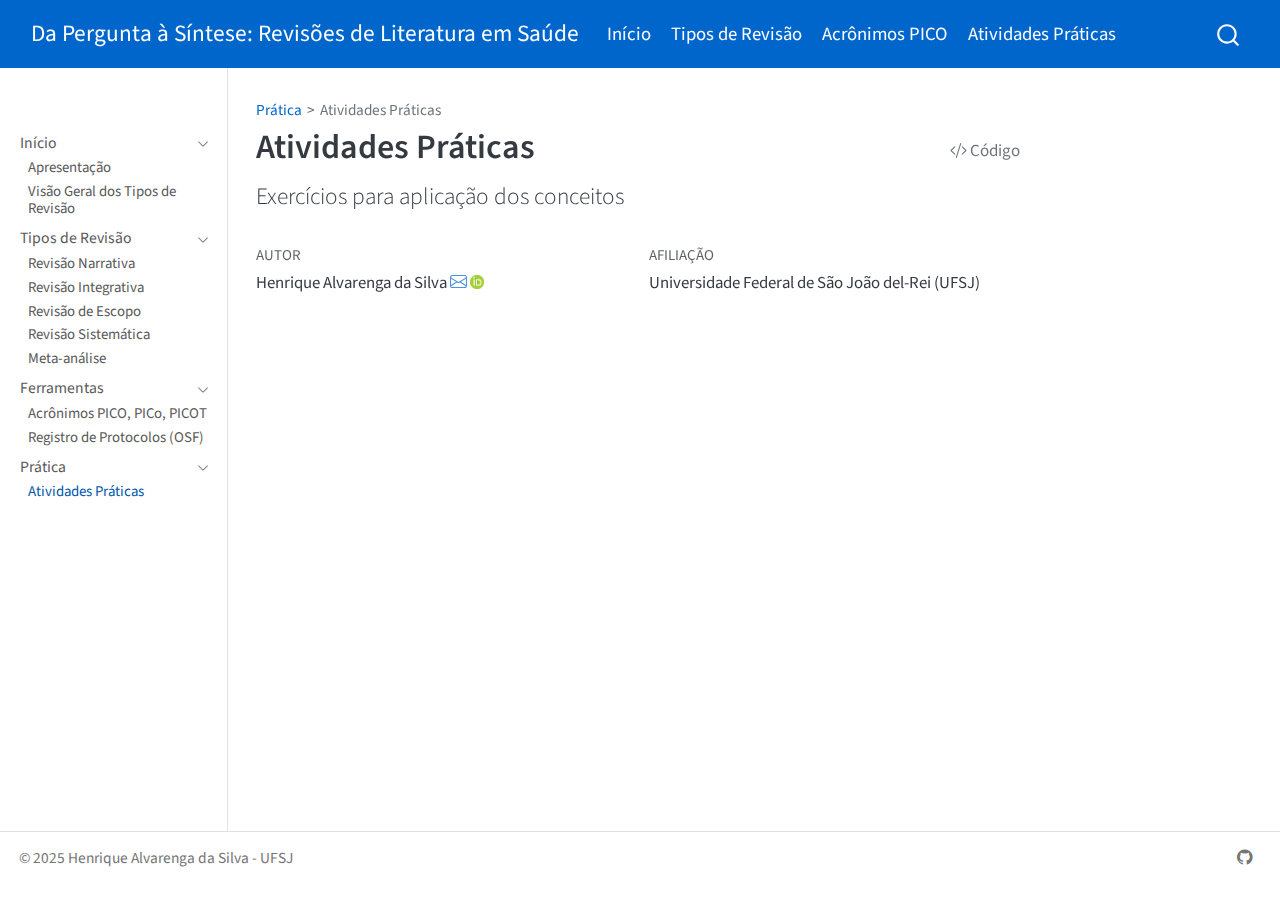
<file: docs/09-pratica.html>
<!DOCTYPE html>
<html xmlns="http://www.w3.org/1999/xhtml" lang="pt-BR" xml:lang="pt-BR"><head>

<meta charset="utf-8">
<meta name="generator" content="quarto-1.8.26">

<meta name="viewport" content="width=device-width, initial-scale=1.0, user-scalable=yes">

<meta name="author" content="Henrique Alvarenga da Silva">

<title>Atividades Práticas – Da Pergunta à Síntese: Revisões de Literatura em Saúde</title>
<style>
code{white-space: pre-wrap;}
span.smallcaps{font-variant: small-caps;}
div.columns{display: flex; gap: min(4vw, 1.5em);}
div.column{flex: auto; overflow-x: auto;}
div.hanging-indent{margin-left: 1.5em; text-indent: -1.5em;}
ul.task-list{list-style: none;}
ul.task-list li input[type="checkbox"] {
  width: 0.8em;
  margin: 0 0.8em 0.2em -1em; /* quarto-specific, see https://github.com/quarto-dev/quarto-cli/issues/4556 */ 
  vertical-align: middle;
}
/* CSS for syntax highlighting */
html { -webkit-text-size-adjust: 100%; }
pre > code.sourceCode { white-space: pre; position: relative; }
pre > code.sourceCode > span { display: inline-block; line-height: 1.25; }
pre > code.sourceCode > span:empty { height: 1.2em; }
.sourceCode { overflow: visible; }
code.sourceCode > span { color: inherit; text-decoration: inherit; }
div.sourceCode { margin: 1em 0; }
pre.sourceCode { margin: 0; }
@media screen {
div.sourceCode { overflow: auto; }
}
@media print {
pre > code.sourceCode { white-space: pre-wrap; }
pre > code.sourceCode > span { text-indent: -5em; padding-left: 5em; }
}
pre.numberSource code
  { counter-reset: source-line 0; }
pre.numberSource code > span
  { position: relative; left: -4em; counter-increment: source-line; }
pre.numberSource code > span > a:first-child::before
  { content: counter(source-line);
    position: relative; left: -1em; text-align: right; vertical-align: baseline;
    border: none; display: inline-block;
    -webkit-touch-callout: none; -webkit-user-select: none;
    -khtml-user-select: none; -moz-user-select: none;
    -ms-user-select: none; user-select: none;
    padding: 0 4px; width: 4em;
  }
pre.numberSource { margin-left: 3em;  padding-left: 4px; }
div.sourceCode
  {   }
@media screen {
pre > code.sourceCode > span > a:first-child::before { text-decoration: underline; }
}
</style>


<script src="site_libs/quarto-nav/quarto-nav.js"></script>
<script src="site_libs/quarto-nav/headroom.min.js"></script>
<script src="site_libs/clipboard/clipboard.min.js"></script>
<script src="site_libs/quarto-search/autocomplete.umd.js"></script>
<script src="site_libs/quarto-search/fuse.min.js"></script>
<script src="site_libs/quarto-search/quarto-search.js"></script>
<meta name="quarto:offset" content="./">
<link href="./favicon.ico" rel="icon">
<script src="site_libs/quarto-html/quarto.js" type="module"></script>
<script src="site_libs/quarto-html/tabsets/tabsets.js" type="module"></script>
<script src="site_libs/quarto-html/axe/axe-check.js" type="module"></script>
<script src="site_libs/quarto-html/popper.min.js"></script>
<script src="site_libs/quarto-html/tippy.umd.min.js"></script>
<script src="site_libs/quarto-html/anchor.min.js"></script>
<link href="site_libs/quarto-html/tippy.css" rel="stylesheet">
<link href="site_libs/quarto-html/quarto-syntax-highlighting-587c61ba64f3a5504c4d52d930310e48.css" rel="stylesheet" id="quarto-text-highlighting-styles">
<script src="site_libs/bootstrap/bootstrap.min.js"></script>
<link href="site_libs/bootstrap/bootstrap-icons.css" rel="stylesheet">
<link href="site_libs/bootstrap/bootstrap-56346452e88ae1a5de58ede422006661.min.css" rel="stylesheet" append-hash="true" id="quarto-bootstrap" data-mode="light">
<script id="quarto-search-options" type="application/json">{
  "location": "navbar",
  "copy-button": false,
  "collapse-after": 3,
  "panel-placement": "end",
  "type": "overlay",
  "limit": 50,
  "keyboard-shortcut": [
    "f",
    "/",
    "s"
  ],
  "show-item-context": false,
  "language": {
    "search-no-results-text": "Nenhum resultado",
    "search-matching-documents-text": "documentos correspondentes",
    "search-copy-link-title": "Copiar link para a busca",
    "search-hide-matches-text": "Esconder correspondências adicionais",
    "search-more-match-text": "mais correspondência neste documento",
    "search-more-matches-text": "mais correspondências neste documento",
    "search-clear-button-title": "Limpar",
    "search-text-placeholder": "",
    "search-detached-cancel-button-title": "Cancelar",
    "search-submit-button-title": "Enviar",
    "search-label": "Procurar"
  }
}</script>
<style>html{ scroll-behavior: smooth; }</style>


<link rel="stylesheet" href="styles.css">
</head>

<body class="nav-sidebar docked nav-fixed quarto-light">

<div id="quarto-search-results"></div>
  <header id="quarto-header" class="headroom fixed-top">
    <nav class="navbar navbar-expand-lg " data-bs-theme="dark">
      <div class="navbar-container container-fluid">
      <div class="navbar-brand-container mx-auto">
    <a class="navbar-brand" href="./index.html">
    <span class="navbar-title">Da Pergunta à Síntese: Revisões de Literatura em Saúde</span>
    </a>
  </div>
            <div id="quarto-search" class="" title="Procurar"></div>
          <button class="navbar-toggler" type="button" data-bs-toggle="collapse" data-bs-target="#navbarCollapse" aria-controls="navbarCollapse" role="menu" aria-expanded="false" aria-label="Alternar de navegação" onclick="if (window.quartoToggleHeadroom) { window.quartoToggleHeadroom(); }">
  <span class="navbar-toggler-icon"></span>
</button>
          <div class="collapse navbar-collapse" id="navbarCollapse">
            <ul class="navbar-nav navbar-nav-scroll me-auto">
  <li class="nav-item">
    <a class="nav-link active" href="./index.html" aria-current="page"> 
<span class="menu-text">Início</span></a>
  </li>  
  <li class="nav-item">
    <a class="nav-link" href="./01-introducao.html"> 
<span class="menu-text">Tipos de Revisão</span></a>
  </li>  
  <li class="nav-item">
    <a class="nav-link" href="./07-acronimos-pico.html"> 
<span class="menu-text">Acrônimos PICO</span></a>
  </li>  
  <li class="nav-item">
    <a class="nav-link" href="./09-pratica.html"> 
<span class="menu-text">Atividades Práticas</span></a>
  </li>  
</ul>
          </div> <!-- /navcollapse -->
            <div class="quarto-navbar-tools">
</div>
      </div> <!-- /container-fluid -->
    </nav>
  <nav class="quarto-secondary-nav">
    <div class="container-fluid d-flex">
      <button type="button" class="quarto-btn-toggle btn" data-bs-toggle="collapse" role="button" data-bs-target=".quarto-sidebar-collapse-item" aria-controls="quarto-sidebar" aria-expanded="false" aria-label="Alternar barra lateral" onclick="if (window.quartoToggleHeadroom) { window.quartoToggleHeadroom(); }">
        <i class="bi bi-layout-text-sidebar-reverse"></i>
      </button>
        <nav class="quarto-page-breadcrumbs" aria-label="breadcrumb"><ol class="breadcrumb"><li class="breadcrumb-item"><a href="./09-pratica.html">Prática</a></li><li class="breadcrumb-item"><a href="./09-pratica.html">Atividades Práticas</a></li></ol></nav>
        <a class="flex-grow-1" role="navigation" data-bs-toggle="collapse" data-bs-target=".quarto-sidebar-collapse-item" aria-controls="quarto-sidebar" aria-expanded="false" aria-label="Alternar barra lateral" onclick="if (window.quartoToggleHeadroom) { window.quartoToggleHeadroom(); }">      
        </a>
      <button type="button" class="btn quarto-search-button" aria-label="Procurar" onclick="window.quartoOpenSearch();">
        <i class="bi bi-search"></i>
      </button>
    </div>
  </nav>
</header>
<!-- content -->
<div id="quarto-content" class="quarto-container page-columns page-rows-contents page-layout-article page-navbar">
<!-- sidebar -->
  <nav id="quarto-sidebar" class="sidebar collapse collapse-horizontal quarto-sidebar-collapse-item sidebar-navigation docked overflow-auto">
        <div class="mt-2 flex-shrink-0 align-items-center">
        <div class="sidebar-search">
        <div id="quarto-search" class="" title="Procurar"></div>
        </div>
        </div>
    <div class="sidebar-menu-container"> 
    <ul class="list-unstyled mt-1">
        <li class="sidebar-item sidebar-item-section">
      <div class="sidebar-item-container"> 
            <a class="sidebar-item-text sidebar-link text-start" data-bs-toggle="collapse" data-bs-target="#quarto-sidebar-section-1" role="navigation" aria-expanded="true">
 <span class="menu-text">Início</span></a>
          <a class="sidebar-item-toggle text-start" data-bs-toggle="collapse" data-bs-target="#quarto-sidebar-section-1" role="navigation" aria-expanded="true" aria-label="Alternar seção">
            <i class="bi bi-chevron-right ms-2"></i>
          </a> 
      </div>
      <ul id="quarto-sidebar-section-1" class="collapse list-unstyled sidebar-section depth1 show">  
          <li class="sidebar-item">
  <div class="sidebar-item-container"> 
  <a href="./index.html" class="sidebar-item-text sidebar-link">
 <span class="menu-text">Apresentação</span></a>
  </div>
</li>
          <li class="sidebar-item">
  <div class="sidebar-item-container"> 
  <a href="./01-introducao.html" class="sidebar-item-text sidebar-link">
 <span class="menu-text">Visão Geral dos Tipos de Revisão</span></a>
  </div>
</li>
      </ul>
  </li>
        <li class="sidebar-item sidebar-item-section">
      <div class="sidebar-item-container"> 
            <a class="sidebar-item-text sidebar-link text-start" data-bs-toggle="collapse" data-bs-target="#quarto-sidebar-section-2" role="navigation" aria-expanded="true">
 <span class="menu-text">Tipos de Revisão</span></a>
          <a class="sidebar-item-toggle text-start" data-bs-toggle="collapse" data-bs-target="#quarto-sidebar-section-2" role="navigation" aria-expanded="true" aria-label="Alternar seção">
            <i class="bi bi-chevron-right ms-2"></i>
          </a> 
      </div>
      <ul id="quarto-sidebar-section-2" class="collapse list-unstyled sidebar-section depth1 show">  
          <li class="sidebar-item">
  <div class="sidebar-item-container"> 
  <a href="./02-revisao-narrativa.html" class="sidebar-item-text sidebar-link">
 <span class="menu-text">Revisão Narrativa</span></a>
  </div>
</li>
          <li class="sidebar-item">
  <div class="sidebar-item-container"> 
  <a href="./03-revisao-integrativa.html" class="sidebar-item-text sidebar-link">
 <span class="menu-text">Revisão Integrativa</span></a>
  </div>
</li>
          <li class="sidebar-item">
  <div class="sidebar-item-container"> 
  <a href="./04-revisao-escopo.html" class="sidebar-item-text sidebar-link">
 <span class="menu-text">Revisão de Escopo</span></a>
  </div>
</li>
          <li class="sidebar-item">
  <div class="sidebar-item-container"> 
  <a href="./05-revisao-sistematica.html" class="sidebar-item-text sidebar-link">
 <span class="menu-text">Revisão Sistemática</span></a>
  </div>
</li>
          <li class="sidebar-item">
  <div class="sidebar-item-container"> 
  <a href="./06-metanalise.html" class="sidebar-item-text sidebar-link">
 <span class="menu-text">Meta-análise</span></a>
  </div>
</li>
      </ul>
  </li>
        <li class="sidebar-item sidebar-item-section">
      <div class="sidebar-item-container"> 
            <a class="sidebar-item-text sidebar-link text-start" data-bs-toggle="collapse" data-bs-target="#quarto-sidebar-section-3" role="navigation" aria-expanded="true">
 <span class="menu-text">Ferramentas</span></a>
          <a class="sidebar-item-toggle text-start" data-bs-toggle="collapse" data-bs-target="#quarto-sidebar-section-3" role="navigation" aria-expanded="true" aria-label="Alternar seção">
            <i class="bi bi-chevron-right ms-2"></i>
          </a> 
      </div>
      <ul id="quarto-sidebar-section-3" class="collapse list-unstyled sidebar-section depth1 show">  
          <li class="sidebar-item">
  <div class="sidebar-item-container"> 
  <a href="./07-acronimos-pico.html" class="sidebar-item-text sidebar-link">
 <span class="menu-text">Acrônimos PICO, PICo, PICOT</span></a>
  </div>
</li>
          <li class="sidebar-item">
  <div class="sidebar-item-container"> 
  <a href="./08-registro-osf.html" class="sidebar-item-text sidebar-link">
 <span class="menu-text">Registro de Protocolos (OSF)</span></a>
  </div>
</li>
      </ul>
  </li>
        <li class="sidebar-item sidebar-item-section">
      <div class="sidebar-item-container"> 
            <a class="sidebar-item-text sidebar-link text-start" data-bs-toggle="collapse" data-bs-target="#quarto-sidebar-section-4" role="navigation" aria-expanded="true">
 <span class="menu-text">Prática</span></a>
          <a class="sidebar-item-toggle text-start" data-bs-toggle="collapse" data-bs-target="#quarto-sidebar-section-4" role="navigation" aria-expanded="true" aria-label="Alternar seção">
            <i class="bi bi-chevron-right ms-2"></i>
          </a> 
      </div>
      <ul id="quarto-sidebar-section-4" class="collapse list-unstyled sidebar-section depth1 show">  
          <li class="sidebar-item">
  <div class="sidebar-item-container"> 
  <a href="./09-pratica.html" class="sidebar-item-text sidebar-link active">
 <span class="menu-text">Atividades Práticas</span></a>
  </div>
</li>
      </ul>
  </li>
    </ul>
    </div>
</nav>
<div id="quarto-sidebar-glass" class="quarto-sidebar-collapse-item" data-bs-toggle="collapse" data-bs-target=".quarto-sidebar-collapse-item"></div>
<!-- margin-sidebar -->
    <div id="quarto-margin-sidebar" class="sidebar margin-sidebar zindex-bottom">
        
    </div>
<!-- main -->
<main class="content" id="quarto-document-content">

<header id="title-block-header" class="quarto-title-block default"><nav class="quarto-page-breadcrumbs quarto-title-breadcrumbs d-none d-lg-block" aria-label="breadcrumb"><ol class="breadcrumb"><li class="breadcrumb-item"><a href="./09-pratica.html">Prática</a></li><li class="breadcrumb-item"><a href="./09-pratica.html">Atividades Práticas</a></li></ol></nav>
<div class="quarto-title">
<div class="quarto-title-block"><div><h1 class="title">Atividades Práticas</h1><button type="button" class="btn code-tools-button" id="quarto-code-tools-source"><i class="bi"></i> Código</button></div></div>
<p class="subtitle lead">Exercícios para aplicação dos conceitos</p>
</div>


<div class="quarto-title-meta-author">
  <div class="quarto-title-meta-heading">Autor</div>
  <div class="quarto-title-meta-heading">Afiliação</div>
  
    <div class="quarto-title-meta-contents">
    <p class="author">Henrique Alvarenga da Silva <a href="mailto:henriquealvarenga@ufsj.edu.br" class="quarto-title-author-email"><i class="bi bi-envelope"></i></a> <a href="https://orcid.org/0000-0001-9799-5240" class="quarto-title-author-orcid"> <img src="[data-uri]"></a></p>
  </div>
  <div class="quarto-title-meta-contents">
        <p class="affiliation">
            Universidade Federal de São João del-Rei (UFSJ)
          </p>
      </div>
  </div>

<div class="quarto-title-meta">

      
  
    
  </div>
  


</header>




<!-- -->


</main> <!-- /main -->
<script id="quarto-html-after-body" type="application/javascript">
  window.document.addEventListener("DOMContentLoaded", function (event) {
    const icon = "";
    const anchorJS = new window.AnchorJS();
    anchorJS.options = {
      placement: 'right',
      icon: icon
    };
    anchorJS.add('.anchored');
    const isCodeAnnotation = (el) => {
      for (const clz of el.classList) {
        if (clz.startsWith('code-annotation-')) {                     
          return true;
        }
      }
      return false;
    }
    const onCopySuccess = function(e) {
      // button target
      const button = e.trigger;
      // don't keep focus
      button.blur();
      // flash "checked"
      button.classList.add('code-copy-button-checked');
      var currentTitle = button.getAttribute("title");
      button.setAttribute("title", "Copiada");
      let tooltip;
      if (window.bootstrap) {
        button.setAttribute("data-bs-toggle", "tooltip");
        button.setAttribute("data-bs-placement", "left");
        button.setAttribute("data-bs-title", "Copiada");
        tooltip = new bootstrap.Tooltip(button, 
          { trigger: "manual", 
            customClass: "code-copy-button-tooltip",
            offset: [0, -8]});
        tooltip.show();    
      }
      setTimeout(function() {
        if (tooltip) {
          tooltip.hide();
          button.removeAttribute("data-bs-title");
          button.removeAttribute("data-bs-toggle");
          button.removeAttribute("data-bs-placement");
        }
        button.setAttribute("title", currentTitle);
        button.classList.remove('code-copy-button-checked');
      }, 1000);
      // clear code selection
      e.clearSelection();
    }
    const getTextToCopy = function(trigger) {
      const outerScaffold = trigger.parentElement.cloneNode(true);
      const codeEl = outerScaffold.querySelector('code');
      for (const childEl of codeEl.children) {
        if (isCodeAnnotation(childEl)) {
          childEl.remove();
        }
      }
      return codeEl.innerText;
    }
    const clipboard = new window.ClipboardJS('.code-copy-button:not([data-in-quarto-modal])', {
      text: getTextToCopy
    });
    clipboard.on('success', onCopySuccess);
    if (window.document.getElementById('quarto-embedded-source-code-modal')) {
      const clipboardModal = new window.ClipboardJS('.code-copy-button[data-in-quarto-modal]', {
        text: getTextToCopy,
        container: window.document.getElementById('quarto-embedded-source-code-modal')
      });
      clipboardModal.on('success', onCopySuccess);
    }
    const viewSource = window.document.getElementById('quarto-view-source') ||
                       window.document.getElementById('quarto-code-tools-source');
    if (viewSource) {
      const sourceUrl = viewSource.getAttribute("data-quarto-source-url");
      viewSource.addEventListener("click", function(e) {
        if (sourceUrl) {
          // rstudio viewer pane
          if (/\bcapabilities=\b/.test(window.location)) {
            window.open(sourceUrl);
          } else {
            window.location.href = sourceUrl;
          }
        } else {
          const modal = new bootstrap.Modal(document.getElementById('quarto-embedded-source-code-modal'));
          modal.show();
        }
        return false;
      });
    }
    function toggleCodeHandler(show) {
      return function(e) {
        const detailsSrc = window.document.querySelectorAll(".cell > details > .sourceCode");
        for (let i=0; i<detailsSrc.length; i++) {
          const details = detailsSrc[i].parentElement;
          if (show) {
            details.open = true;
          } else {
            details.removeAttribute("open");
          }
        }
        const cellCodeDivs = window.document.querySelectorAll(".cell > .sourceCode");
        const fromCls = show ? "hidden" : "unhidden";
        const toCls = show ? "unhidden" : "hidden";
        for (let i=0; i<cellCodeDivs.length; i++) {
          const codeDiv = cellCodeDivs[i];
          if (codeDiv.classList.contains(fromCls)) {
            codeDiv.classList.remove(fromCls);
            codeDiv.classList.add(toCls);
          } 
        }
        return false;
      }
    }
    const hideAllCode = window.document.getElementById("quarto-hide-all-code");
    if (hideAllCode) {
      hideAllCode.addEventListener("click", toggleCodeHandler(false));
    }
    const showAllCode = window.document.getElementById("quarto-show-all-code");
    if (showAllCode) {
      showAllCode.addEventListener("click", toggleCodeHandler(true));
    }
      var localhostRegex = new RegExp(/^(?:http|https):\/\/localhost\:?[0-9]*\//);
      var mailtoRegex = new RegExp(/^mailto:/);
        var filterRegex = new RegExp("https:\/\/henriquealvarenga\.com");
      var isInternal = (href) => {
          return filterRegex.test(href) || localhostRegex.test(href) || mailtoRegex.test(href);
      }
      // Inspect non-navigation links and adorn them if external
     var links = window.document.querySelectorAll('a[href]:not(.nav-link):not(.navbar-brand):not(.toc-action):not(.sidebar-link):not(.sidebar-item-toggle):not(.pagination-link):not(.no-external):not([aria-hidden]):not(.dropdown-item):not(.quarto-navigation-tool):not(.about-link)');
      for (var i=0; i<links.length; i++) {
        const link = links[i];
        if (!isInternal(link.href)) {
          // undo the damage that might have been done by quarto-nav.js in the case of
          // links that we want to consider external
          if (link.dataset.originalHref !== undefined) {
            link.href = link.dataset.originalHref;
          }
            // target, if specified
            link.setAttribute("target", "_blank");
            if (link.getAttribute("rel") === null) {
              link.setAttribute("rel", "noopener");
            }
        }
      }
    function tippyHover(el, contentFn, onTriggerFn, onUntriggerFn) {
      const config = {
        allowHTML: true,
        maxWidth: 500,
        delay: 100,
        arrow: false,
        appendTo: function(el) {
            return el.parentElement;
        },
        interactive: true,
        interactiveBorder: 10,
        theme: 'quarto',
        placement: 'bottom-start',
      };
      if (contentFn) {
        config.content = contentFn;
      }
      if (onTriggerFn) {
        config.onTrigger = onTriggerFn;
      }
      if (onUntriggerFn) {
        config.onUntrigger = onUntriggerFn;
      }
      window.tippy(el, config); 
    }
    const noterefs = window.document.querySelectorAll('a[role="doc-noteref"]');
    for (var i=0; i<noterefs.length; i++) {
      const ref = noterefs[i];
      tippyHover(ref, function() {
        // use id or data attribute instead here
        let href = ref.getAttribute('data-footnote-href') || ref.getAttribute('href');
        try { href = new URL(href).hash; } catch {}
        const id = href.replace(/^#\/?/, "");
        const note = window.document.getElementById(id);
        if (note) {
          return note.innerHTML;
        } else {
          return "";
        }
      });
    }
    const xrefs = window.document.querySelectorAll('a.quarto-xref');
    const processXRef = (id, note) => {
      // Strip column container classes
      const stripColumnClz = (el) => {
        el.classList.remove("page-full", "page-columns");
        if (el.children) {
          for (const child of el.children) {
            stripColumnClz(child);
          }
        }
      }
      stripColumnClz(note)
      if (id === null || id.startsWith('sec-')) {
        // Special case sections, only their first couple elements
        const container = document.createElement("div");
        if (note.children && note.children.length > 2) {
          container.appendChild(note.children[0].cloneNode(true));
          for (let i = 1; i < note.children.length; i++) {
            const child = note.children[i];
            if (child.tagName === "P" && child.innerText === "") {
              continue;
            } else {
              container.appendChild(child.cloneNode(true));
              break;
            }
          }
          if (window.Quarto?.typesetMath) {
            window.Quarto.typesetMath(container);
          }
          return container.innerHTML
        } else {
          if (window.Quarto?.typesetMath) {
            window.Quarto.typesetMath(note);
          }
          return note.innerHTML;
        }
      } else {
        // Remove any anchor links if they are present
        const anchorLink = note.querySelector('a.anchorjs-link');
        if (anchorLink) {
          anchorLink.remove();
        }
        if (window.Quarto?.typesetMath) {
          window.Quarto.typesetMath(note);
        }
        if (note.classList.contains("callout")) {
          return note.outerHTML;
        } else {
          return note.innerHTML;
        }
      }
    }
    for (var i=0; i<xrefs.length; i++) {
      const xref = xrefs[i];
      tippyHover(xref, undefined, function(instance) {
        instance.disable();
        let url = xref.getAttribute('href');
        let hash = undefined; 
        if (url.startsWith('#')) {
          hash = url;
        } else {
          try { hash = new URL(url).hash; } catch {}
        }
        if (hash) {
          const id = hash.replace(/^#\/?/, "");
          const note = window.document.getElementById(id);
          if (note !== null) {
            try {
              const html = processXRef(id, note.cloneNode(true));
              instance.setContent(html);
            } finally {
              instance.enable();
              instance.show();
            }
          } else {
            // See if we can fetch this
            fetch(url.split('#')[0])
            .then(res => res.text())
            .then(html => {
              const parser = new DOMParser();
              const htmlDoc = parser.parseFromString(html, "text/html");
              const note = htmlDoc.getElementById(id);
              if (note !== null) {
                const html = processXRef(id, note);
                instance.setContent(html);
              } 
            }).finally(() => {
              instance.enable();
              instance.show();
            });
          }
        } else {
          // See if we can fetch a full url (with no hash to target)
          // This is a special case and we should probably do some content thinning / targeting
          fetch(url)
          .then(res => res.text())
          .then(html => {
            const parser = new DOMParser();
            const htmlDoc = parser.parseFromString(html, "text/html");
            const note = htmlDoc.querySelector('main.content');
            if (note !== null) {
              // This should only happen for chapter cross references
              // (since there is no id in the URL)
              // remove the first header
              if (note.children.length > 0 && note.children[0].tagName === "HEADER") {
                note.children[0].remove();
              }
              const html = processXRef(null, note);
              instance.setContent(html);
            } 
          }).finally(() => {
            instance.enable();
            instance.show();
          });
        }
      }, function(instance) {
      });
    }
        let selectedAnnoteEl;
        const selectorForAnnotation = ( cell, annotation) => {
          let cellAttr = 'data-code-cell="' + cell + '"';
          let lineAttr = 'data-code-annotation="' +  annotation + '"';
          const selector = 'span[' + cellAttr + '][' + lineAttr + ']';
          return selector;
        }
        const selectCodeLines = (annoteEl) => {
          const doc = window.document;
          const targetCell = annoteEl.getAttribute("data-target-cell");
          const targetAnnotation = annoteEl.getAttribute("data-target-annotation");
          const annoteSpan = window.document.querySelector(selectorForAnnotation(targetCell, targetAnnotation));
          const lines = annoteSpan.getAttribute("data-code-lines").split(",");
          const lineIds = lines.map((line) => {
            return targetCell + "-" + line;
          })
          let top = null;
          let height = null;
          let parent = null;
          if (lineIds.length > 0) {
              //compute the position of the single el (top and bottom and make a div)
              const el = window.document.getElementById(lineIds[0]);
              top = el.offsetTop;
              height = el.offsetHeight;
              parent = el.parentElement.parentElement;
            if (lineIds.length > 1) {
              const lastEl = window.document.getElementById(lineIds[lineIds.length - 1]);
              const bottom = lastEl.offsetTop + lastEl.offsetHeight;
              height = bottom - top;
            }
            if (top !== null && height !== null && parent !== null) {
              // cook up a div (if necessary) and position it 
              let div = window.document.getElementById("code-annotation-line-highlight");
              if (div === null) {
                div = window.document.createElement("div");
                div.setAttribute("id", "code-annotation-line-highlight");
                div.style.position = 'absolute';
                parent.appendChild(div);
              }
              div.style.top = top - 2 + "px";
              div.style.height = height + 4 + "px";
              div.style.left = 0;
              let gutterDiv = window.document.getElementById("code-annotation-line-highlight-gutter");
              if (gutterDiv === null) {
                gutterDiv = window.document.createElement("div");
                gutterDiv.setAttribute("id", "code-annotation-line-highlight-gutter");
                gutterDiv.style.position = 'absolute';
                const codeCell = window.document.getElementById(targetCell);
                const gutter = codeCell.querySelector('.code-annotation-gutter');
                gutter.appendChild(gutterDiv);
              }
              gutterDiv.style.top = top - 2 + "px";
              gutterDiv.style.height = height + 4 + "px";
            }
            selectedAnnoteEl = annoteEl;
          }
        };
        const unselectCodeLines = () => {
          const elementsIds = ["code-annotation-line-highlight", "code-annotation-line-highlight-gutter"];
          elementsIds.forEach((elId) => {
            const div = window.document.getElementById(elId);
            if (div) {
              div.remove();
            }
          });
          selectedAnnoteEl = undefined;
        };
          // Handle positioning of the toggle
      window.addEventListener(
        "resize",
        throttle(() => {
          elRect = undefined;
          if (selectedAnnoteEl) {
            selectCodeLines(selectedAnnoteEl);
          }
        }, 10)
      );
      function throttle(fn, ms) {
      let throttle = false;
      let timer;
        return (...args) => {
          if(!throttle) { // first call gets through
              fn.apply(this, args);
              throttle = true;
          } else { // all the others get throttled
              if(timer) clearTimeout(timer); // cancel #2
              timer = setTimeout(() => {
                fn.apply(this, args);
                timer = throttle = false;
              }, ms);
          }
        };
      }
        // Attach click handler to the DT
        const annoteDls = window.document.querySelectorAll('dt[data-target-cell]');
        for (const annoteDlNode of annoteDls) {
          annoteDlNode.addEventListener('click', (event) => {
            const clickedEl = event.target;
            if (clickedEl !== selectedAnnoteEl) {
              unselectCodeLines();
              const activeEl = window.document.querySelector('dt[data-target-cell].code-annotation-active');
              if (activeEl) {
                activeEl.classList.remove('code-annotation-active');
              }
              selectCodeLines(clickedEl);
              clickedEl.classList.add('code-annotation-active');
            } else {
              // Unselect the line
              unselectCodeLines();
              clickedEl.classList.remove('code-annotation-active');
            }
          });
        }
    const findCites = (el) => {
      const parentEl = el.parentElement;
      if (parentEl) {
        const cites = parentEl.dataset.cites;
        if (cites) {
          return {
            el,
            cites: cites.split(' ')
          };
        } else {
          return findCites(el.parentElement)
        }
      } else {
        return undefined;
      }
    };
    var bibliorefs = window.document.querySelectorAll('a[role="doc-biblioref"]');
    for (var i=0; i<bibliorefs.length; i++) {
      const ref = bibliorefs[i];
      const citeInfo = findCites(ref);
      if (citeInfo) {
        tippyHover(citeInfo.el, function() {
          var popup = window.document.createElement('div');
          citeInfo.cites.forEach(function(cite) {
            var citeDiv = window.document.createElement('div');
            citeDiv.classList.add('hanging-indent');
            citeDiv.classList.add('csl-entry');
            var biblioDiv = window.document.getElementById('ref-' + cite);
            if (biblioDiv) {
              citeDiv.innerHTML = biblioDiv.innerHTML;
            }
            popup.appendChild(citeDiv);
          });
          return popup.innerHTML;
        });
      }
    }
  });
  </script><div class="modal fade" id="quarto-embedded-source-code-modal" tabindex="-1" aria-labelledby="quarto-embedded-source-code-modal-label" aria-hidden="true"><div class="modal-dialog modal-dialog-scrollable"><div class="modal-content"><div class="modal-header"><h5 class="modal-title" id="quarto-embedded-source-code-modal-label">Código fonte</h5><button class="btn-close" data-bs-dismiss="modal"></button></div><div class="modal-body"><div class="">
<div class="code-copy-outer-scaffold"><div class="sourceCode" id="cb1" data-shortcodes="false"><pre class="sourceCode markdown code-with-copy"><code class="sourceCode markdown"><span id="cb1-1"><a href="#cb1-1" aria-hidden="true" tabindex="-1"></a><span class="co">---</span></span>
<span id="cb1-2"><a href="#cb1-2" aria-hidden="true" tabindex="-1"></a><span class="an">title:</span><span class="co"> "Atividades Práticas"</span></span>
<span id="cb1-3"><a href="#cb1-3" aria-hidden="true" tabindex="-1"></a><span class="an">subtitle:</span><span class="co"> "Exercícios para aplicação dos conceitos"</span></span>
<span id="cb1-4"><a href="#cb1-4" aria-hidden="true" tabindex="-1"></a><span class="co">---</span></span></code></pre></div><button title="Copiar para a área de transferência" class="code-copy-button" data-in-quarto-modal=""><i class="bi"></i></button></div>
</div></div></div></div></div>
</div> <!-- /content -->
<footer class="footer">
  <div class="nav-footer">
    <div class="nav-footer-left">
<p>© 2025 Henrique Alvarenga da Silva - UFSJ</p>
</div>   
    <div class="nav-footer-center">
      &nbsp;
    </div>
    <div class="nav-footer-right">
      <ul class="footer-items list-unstyled">
    <li class="nav-item compact">
    <a class="nav-link" href="https://henriquealvarenga.com">
      <i class="bi bi-github" role="img">
</i> 
    </a>
  </li>  
</ul>
    </div>
  </div>
</footer>




<script src="site_libs/quarto-html/zenscroll-min.js"></script>
</body></html>
</file>
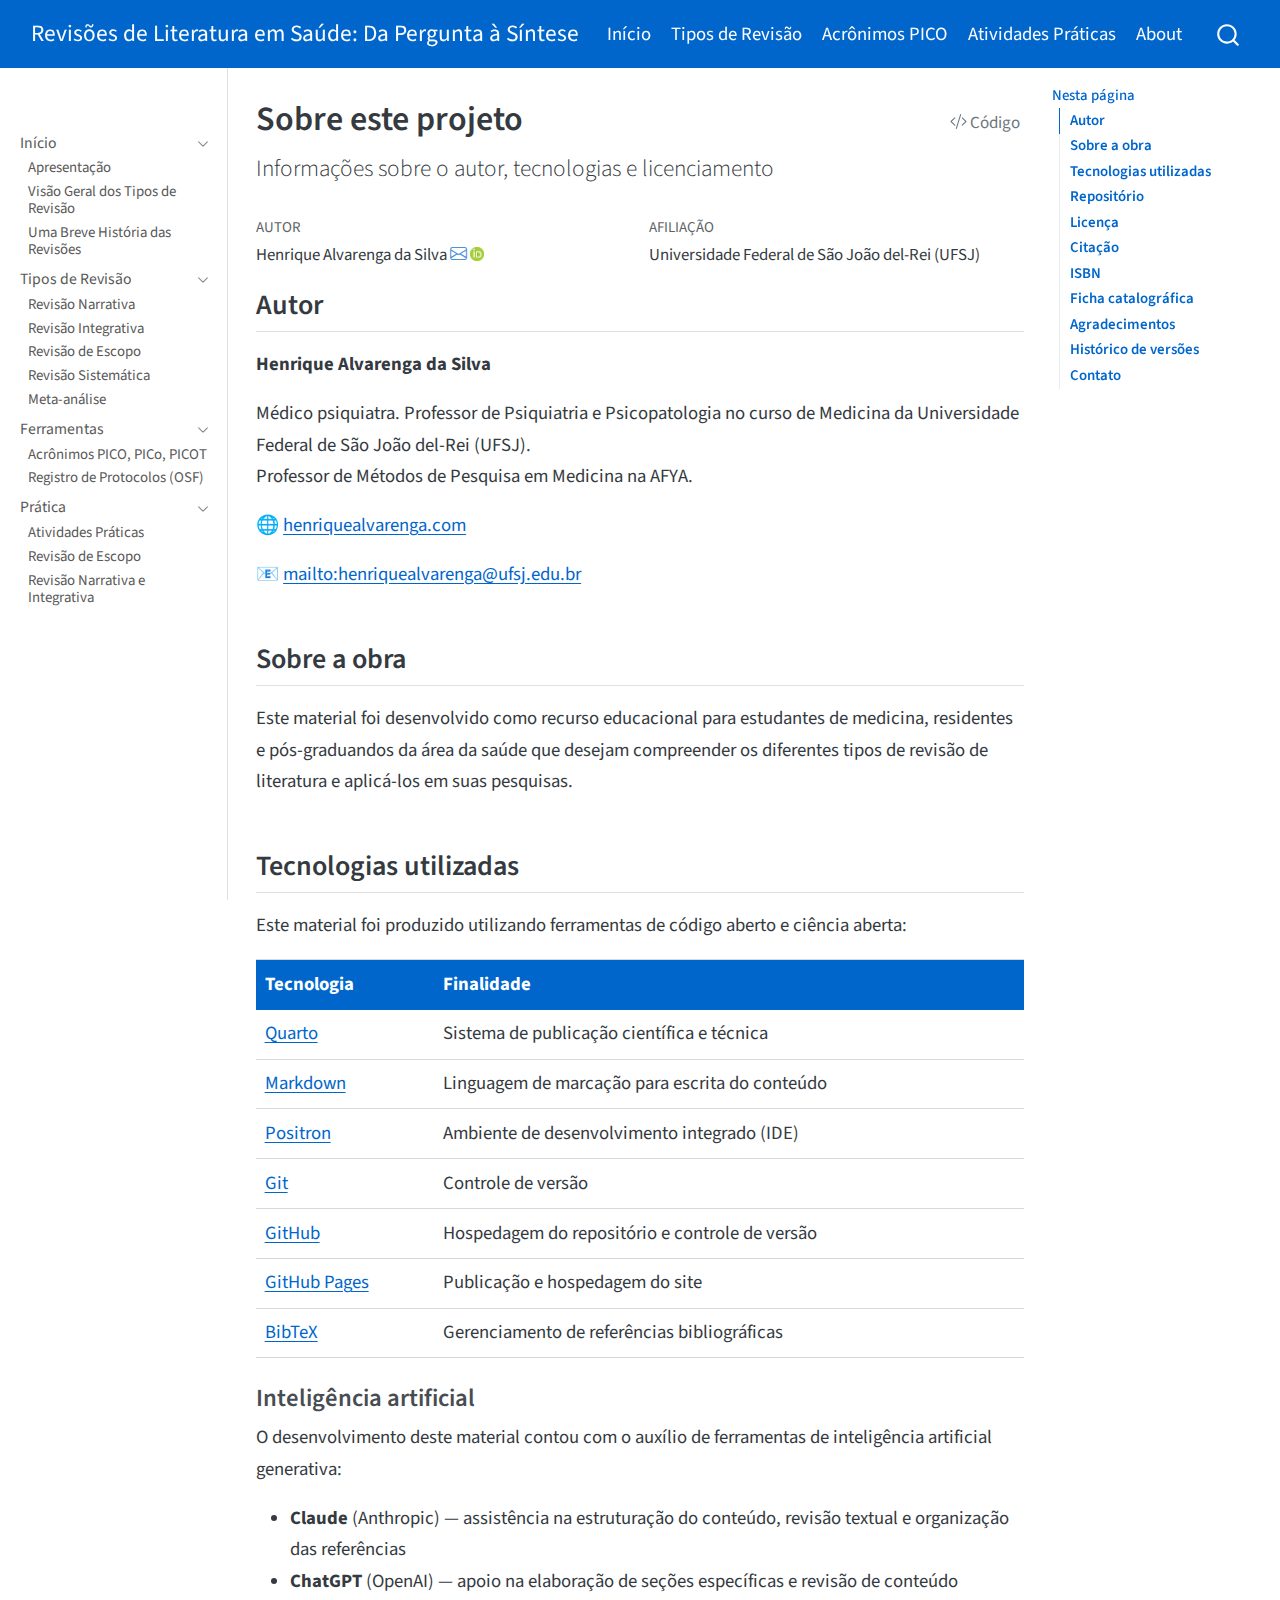
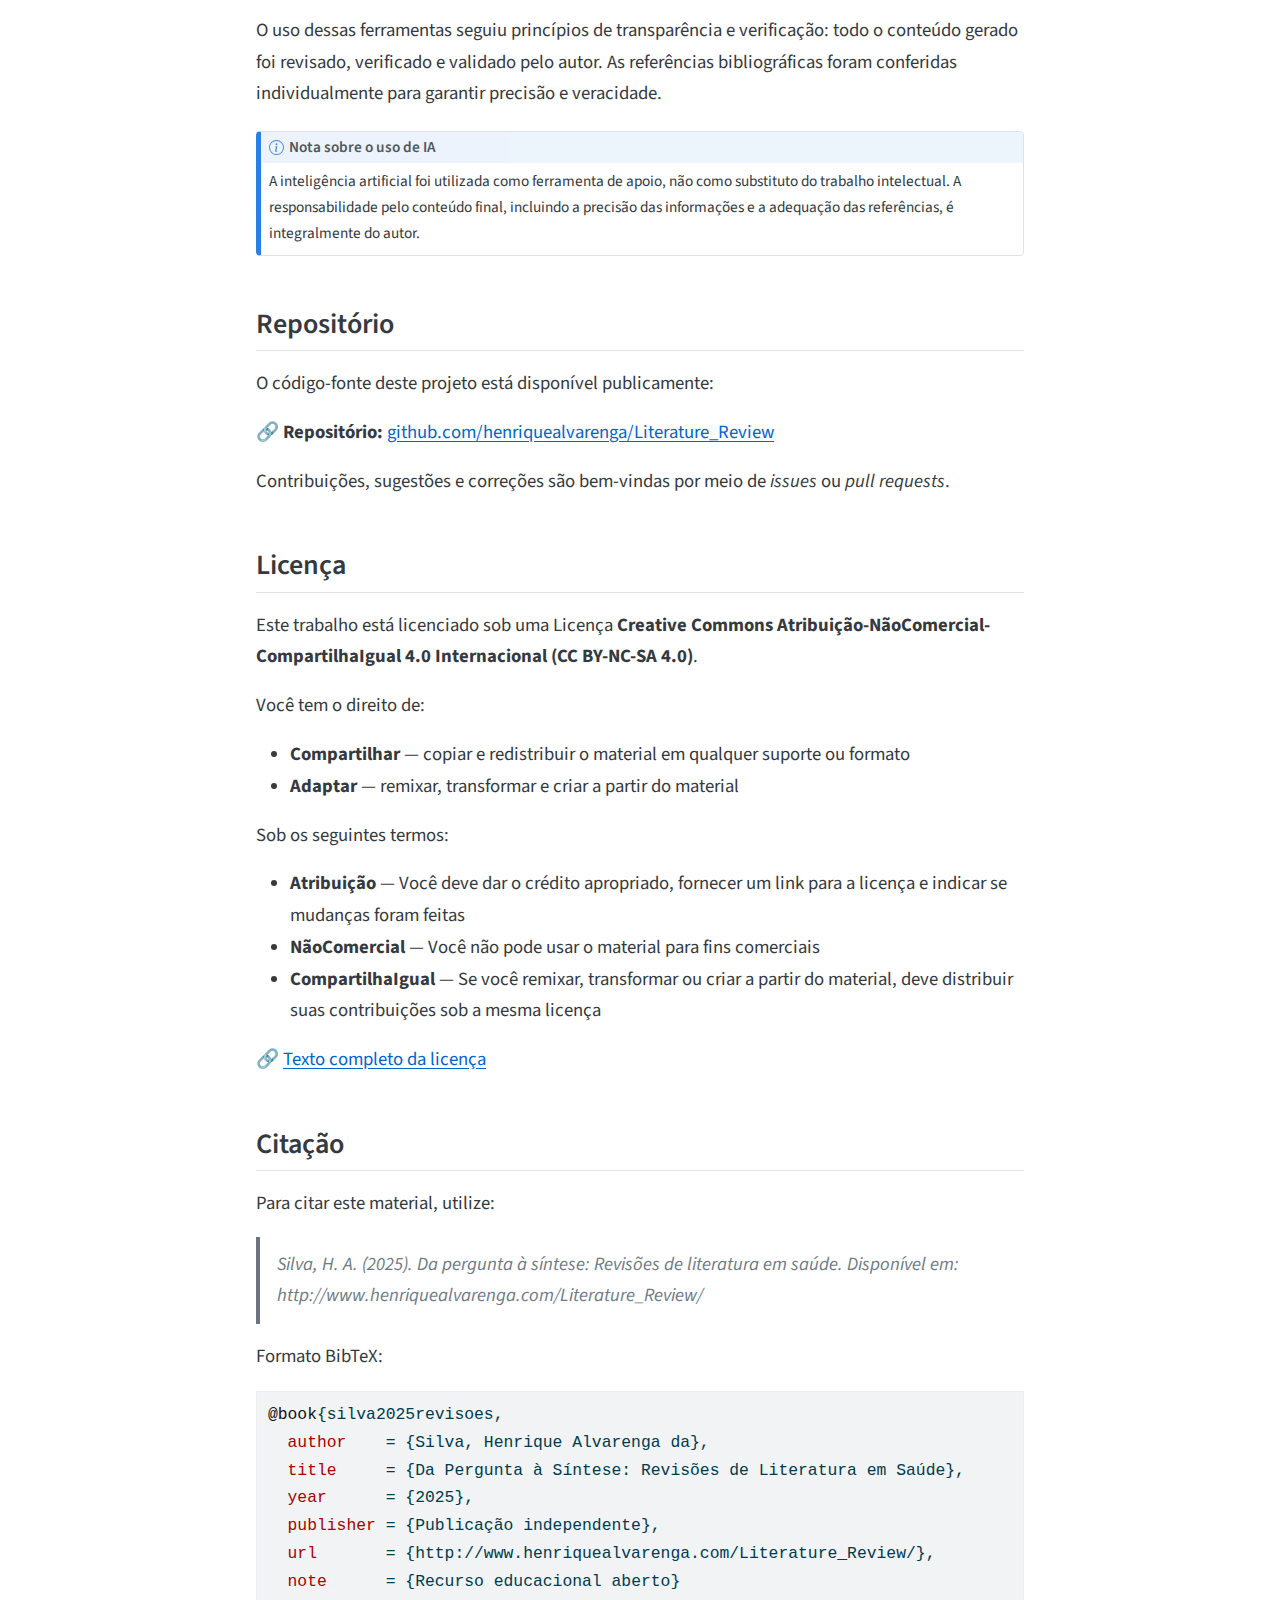
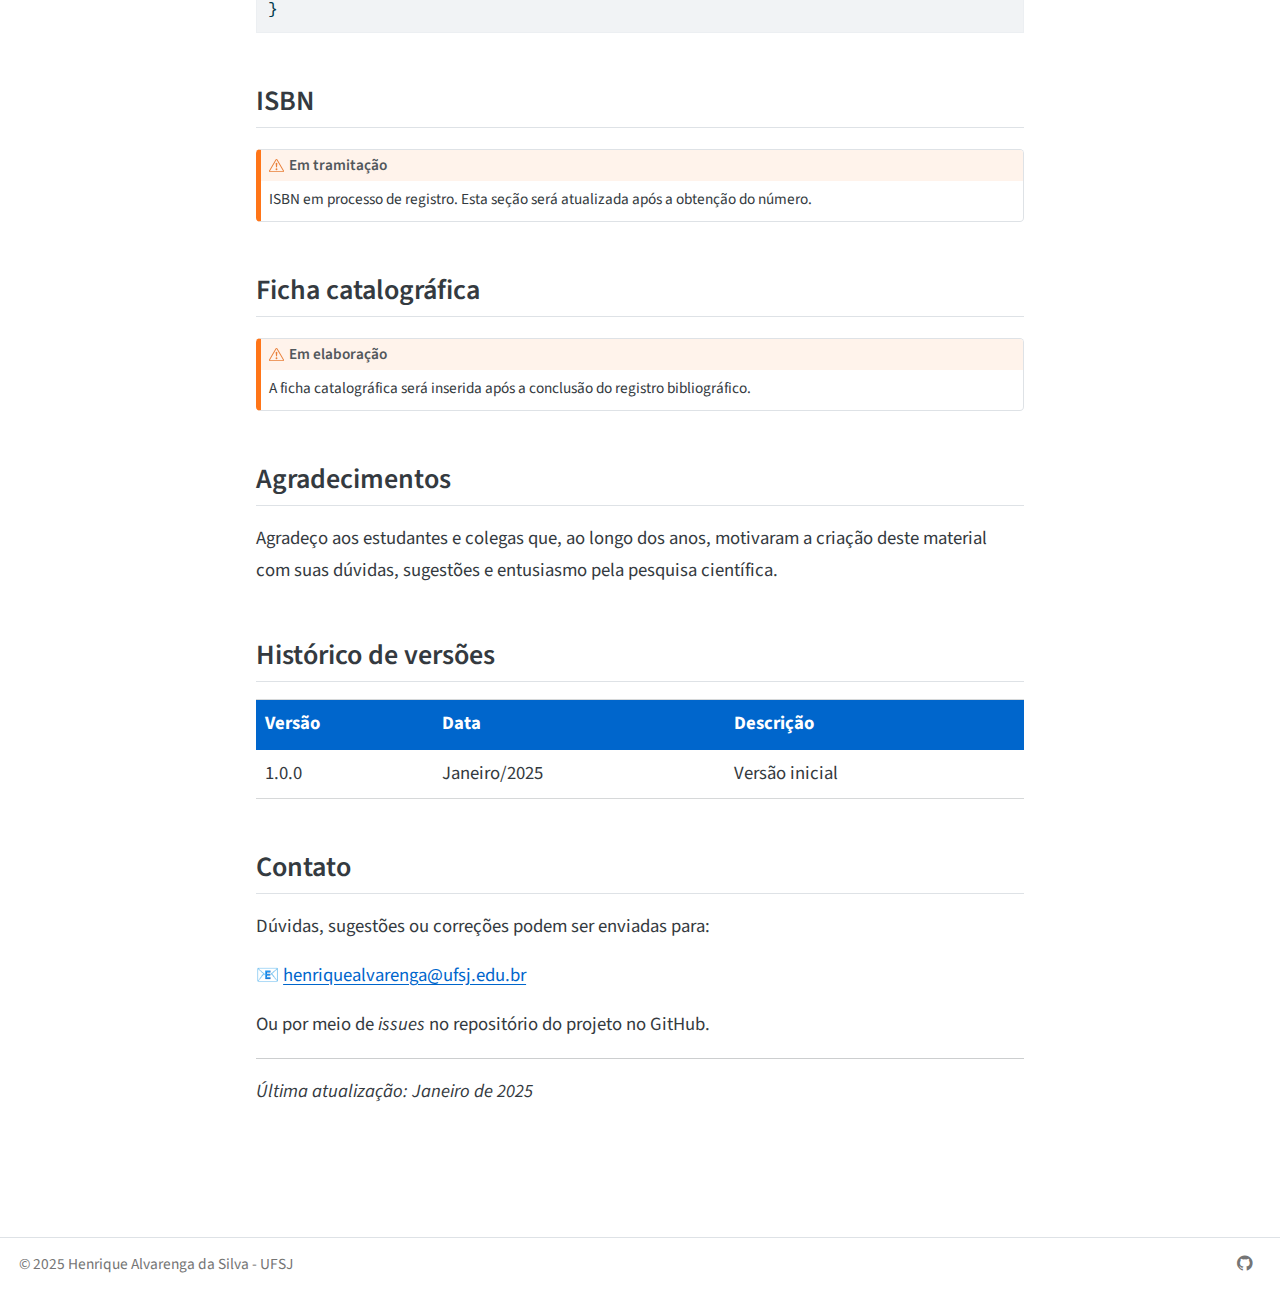
<file: docs/About.html>
<!DOCTYPE html>
<html xmlns="http://www.w3.org/1999/xhtml" lang="pt-BR" xml:lang="pt-BR"><head>

<meta charset="utf-8">
<meta name="generator" content="quarto-1.8.26">

<meta name="viewport" content="width=device-width, initial-scale=1.0, user-scalable=yes">

<meta name="author" content="Henrique Alvarenga da Silva">

<title>Sobre este projeto – Revisões de Literatura em Saúde: Da Pergunta à Síntese</title>
<style>
code{white-space: pre-wrap;}
span.smallcaps{font-variant: small-caps;}
div.columns{display: flex; gap: min(4vw, 1.5em);}
div.column{flex: auto; overflow-x: auto;}
div.hanging-indent{margin-left: 1.5em; text-indent: -1.5em;}
ul.task-list{list-style: none;}
ul.task-list li input[type="checkbox"] {
  width: 0.8em;
  margin: 0 0.8em 0.2em -1em; /* quarto-specific, see https://github.com/quarto-dev/quarto-cli/issues/4556 */ 
  vertical-align: middle;
}
/* CSS for syntax highlighting */
html { -webkit-text-size-adjust: 100%; }
pre > code.sourceCode { white-space: pre; position: relative; }
pre > code.sourceCode > span { display: inline-block; line-height: 1.25; }
pre > code.sourceCode > span:empty { height: 1.2em; }
.sourceCode { overflow: visible; }
code.sourceCode > span { color: inherit; text-decoration: inherit; }
div.sourceCode { margin: 1em 0; }
pre.sourceCode { margin: 0; }
@media screen {
div.sourceCode { overflow: auto; }
}
@media print {
pre > code.sourceCode { white-space: pre-wrap; }
pre > code.sourceCode > span { text-indent: -5em; padding-left: 5em; }
}
pre.numberSource code
  { counter-reset: source-line 0; }
pre.numberSource code > span
  { position: relative; left: -4em; counter-increment: source-line; }
pre.numberSource code > span > a:first-child::before
  { content: counter(source-line);
    position: relative; left: -1em; text-align: right; vertical-align: baseline;
    border: none; display: inline-block;
    -webkit-touch-callout: none; -webkit-user-select: none;
    -khtml-user-select: none; -moz-user-select: none;
    -ms-user-select: none; user-select: none;
    padding: 0 4px; width: 4em;
  }
pre.numberSource { margin-left: 3em;  padding-left: 4px; }
div.sourceCode
  {   }
@media screen {
pre > code.sourceCode > span > a:first-child::before { text-decoration: underline; }
}
</style>


<script src="site_libs/quarto-nav/quarto-nav.js"></script>
<script src="site_libs/quarto-nav/headroom.min.js"></script>
<script src="site_libs/clipboard/clipboard.min.js"></script>
<script src="site_libs/quarto-search/autocomplete.umd.js"></script>
<script src="site_libs/quarto-search/fuse.min.js"></script>
<script src="site_libs/quarto-search/quarto-search.js"></script>
<meta name="quarto:offset" content="./">
<link href="./favicon.ico" rel="icon">
<script src="site_libs/quarto-html/quarto.js" type="module"></script>
<script src="site_libs/quarto-html/tabsets/tabsets.js" type="module"></script>
<script src="site_libs/quarto-html/axe/axe-check.js" type="module"></script>
<script src="site_libs/quarto-html/popper.min.js"></script>
<script src="site_libs/quarto-html/tippy.umd.min.js"></script>
<script src="site_libs/quarto-html/anchor.min.js"></script>
<link href="site_libs/quarto-html/tippy.css" rel="stylesheet">
<link href="site_libs/quarto-html/quarto-syntax-highlighting-587c61ba64f3a5504c4d52d930310e48.css" rel="stylesheet" id="quarto-text-highlighting-styles">
<script src="site_libs/bootstrap/bootstrap.min.js"></script>
<link href="site_libs/bootstrap/bootstrap-icons.css" rel="stylesheet">
<link href="site_libs/bootstrap/bootstrap-56346452e88ae1a5de58ede422006661.min.css" rel="stylesheet" append-hash="true" id="quarto-bootstrap" data-mode="light">
<script id="quarto-search-options" type="application/json">{
  "location": "navbar",
  "copy-button": false,
  "collapse-after": 3,
  "panel-placement": "end",
  "type": "overlay",
  "limit": 50,
  "keyboard-shortcut": [
    "f",
    "/",
    "s"
  ],
  "show-item-context": false,
  "language": {
    "search-no-results-text": "Nenhum resultado",
    "search-matching-documents-text": "documentos correspondentes",
    "search-copy-link-title": "Copiar link para a busca",
    "search-hide-matches-text": "Esconder correspondências adicionais",
    "search-more-match-text": "mais correspondência neste documento",
    "search-more-matches-text": "mais correspondências neste documento",
    "search-clear-button-title": "Limpar",
    "search-text-placeholder": "",
    "search-detached-cancel-button-title": "Cancelar",
    "search-submit-button-title": "Enviar",
    "search-label": "Procurar"
  }
}</script>
<style>html{ scroll-behavior: smooth; }</style>


<link rel="stylesheet" href="styles.css">
</head>

<body class="nav-sidebar docked nav-fixed quarto-light">

<div id="quarto-search-results"></div>
  <header id="quarto-header" class="headroom fixed-top">
    <nav class="navbar navbar-expand-lg " data-bs-theme="dark">
      <div class="navbar-container container-fluid">
      <div class="navbar-brand-container mx-auto">
    <a class="navbar-brand" href="./index.html">
    <span class="navbar-title">Revisões de Literatura em Saúde: Da Pergunta à Síntese</span>
    </a>
  </div>
            <div id="quarto-search" class="" title="Procurar"></div>
          <button class="navbar-toggler" type="button" data-bs-toggle="collapse" data-bs-target="#navbarCollapse" aria-controls="navbarCollapse" role="menu" aria-expanded="false" aria-label="Alternar de navegação" onclick="if (window.quartoToggleHeadroom) { window.quartoToggleHeadroom(); }">
  <span class="navbar-toggler-icon"></span>
</button>
          <div class="collapse navbar-collapse" id="navbarCollapse">
            <ul class="navbar-nav navbar-nav-scroll me-auto">
  <li class="nav-item">
    <a class="nav-link active" href="./index.html" aria-current="page"> 
<span class="menu-text">Início</span></a>
  </li>  
  <li class="nav-item">
    <a class="nav-link" href="./01-introducao.html"> 
<span class="menu-text">Tipos de Revisão</span></a>
  </li>  
  <li class="nav-item">
    <a class="nav-link" href="./07-acronimos-pico.html"> 
<span class="menu-text">Acrônimos PICO</span></a>
  </li>  
  <li class="nav-item">
    <a class="nav-link" href="./09-pratica-0.html"> 
<span class="menu-text">Atividades Práticas</span></a>
  </li>  
  <li class="nav-item">
    <a class="nav-link" href="./About.html"> 
<span class="menu-text">About</span></a>
  </li>  
</ul>
          </div> <!-- /navcollapse -->
            <div class="quarto-navbar-tools">
</div>
      </div> <!-- /container-fluid -->
    </nav>
  <nav class="quarto-secondary-nav">
    <div class="container-fluid d-flex">
      <button type="button" class="quarto-btn-toggle btn" data-bs-toggle="collapse" role="button" data-bs-target=".quarto-sidebar-collapse-item" aria-controls="quarto-sidebar" aria-expanded="false" aria-label="Alternar barra lateral" onclick="if (window.quartoToggleHeadroom) { window.quartoToggleHeadroom(); }">
        <i class="bi bi-layout-text-sidebar-reverse"></i>
      </button>
        <nav class="quarto-page-breadcrumbs" aria-label="breadcrumb"><ol class="breadcrumb"><li class="breadcrumb-item">Sobre este projeto</li></ol></nav>
        <a class="flex-grow-1" role="navigation" data-bs-toggle="collapse" data-bs-target=".quarto-sidebar-collapse-item" aria-controls="quarto-sidebar" aria-expanded="false" aria-label="Alternar barra lateral" onclick="if (window.quartoToggleHeadroom) { window.quartoToggleHeadroom(); }">      
        </a>
      <button type="button" class="btn quarto-search-button" aria-label="Procurar" onclick="window.quartoOpenSearch();">
        <i class="bi bi-search"></i>
      </button>
    </div>
  </nav>
</header>
<!-- content -->
<div id="quarto-content" class="quarto-container page-columns page-rows-contents page-layout-article page-navbar">
<!-- sidebar -->
  <nav id="quarto-sidebar" class="sidebar collapse collapse-horizontal quarto-sidebar-collapse-item sidebar-navigation docked overflow-auto">
        <div class="mt-2 flex-shrink-0 align-items-center">
        <div class="sidebar-search">
        <div id="quarto-search" class="" title="Procurar"></div>
        </div>
        </div>
    <div class="sidebar-menu-container"> 
    <ul class="list-unstyled mt-1">
        <li class="sidebar-item sidebar-item-section">
      <div class="sidebar-item-container"> 
            <a class="sidebar-item-text sidebar-link text-start" data-bs-toggle="collapse" data-bs-target="#quarto-sidebar-section-1" role="navigation" aria-expanded="true">
 <span class="menu-text">Início</span></a>
          <a class="sidebar-item-toggle text-start" data-bs-toggle="collapse" data-bs-target="#quarto-sidebar-section-1" role="navigation" aria-expanded="true" aria-label="Alternar seção">
            <i class="bi bi-chevron-right ms-2"></i>
          </a> 
      </div>
      <ul id="quarto-sidebar-section-1" class="collapse list-unstyled sidebar-section depth1 show">  
          <li class="sidebar-item">
  <div class="sidebar-item-container"> 
  <a href="./index.html" class="sidebar-item-text sidebar-link">
 <span class="menu-text">Apresentação</span></a>
  </div>
</li>
          <li class="sidebar-item">
  <div class="sidebar-item-container"> 
  <a href="./01-introducao.html" class="sidebar-item-text sidebar-link">
 <span class="menu-text">Visão Geral dos Tipos de Revisão</span></a>
  </div>
</li>
          <li class="sidebar-item">
  <div class="sidebar-item-container"> 
  <a href="./01.1-historia.html" class="sidebar-item-text sidebar-link">
 <span class="menu-text">Uma Breve História das Revisões</span></a>
  </div>
</li>
      </ul>
  </li>
        <li class="sidebar-item sidebar-item-section">
      <div class="sidebar-item-container"> 
            <a class="sidebar-item-text sidebar-link text-start" data-bs-toggle="collapse" data-bs-target="#quarto-sidebar-section-2" role="navigation" aria-expanded="true">
 <span class="menu-text">Tipos de Revisão</span></a>
          <a class="sidebar-item-toggle text-start" data-bs-toggle="collapse" data-bs-target="#quarto-sidebar-section-2" role="navigation" aria-expanded="true" aria-label="Alternar seção">
            <i class="bi bi-chevron-right ms-2"></i>
          </a> 
      </div>
      <ul id="quarto-sidebar-section-2" class="collapse list-unstyled sidebar-section depth1 show">  
          <li class="sidebar-item">
  <div class="sidebar-item-container"> 
  <a href="./02-revisao-narrativa.html" class="sidebar-item-text sidebar-link">
 <span class="menu-text">Revisão Narrativa</span></a>
  </div>
</li>
          <li class="sidebar-item">
  <div class="sidebar-item-container"> 
  <a href="./03-revisao-integrativa.html" class="sidebar-item-text sidebar-link">
 <span class="menu-text">Revisão Integrativa</span></a>
  </div>
</li>
          <li class="sidebar-item">
  <div class="sidebar-item-container"> 
  <a href="./04-revisao-escopo.html" class="sidebar-item-text sidebar-link">
 <span class="menu-text">Revisão de Escopo</span></a>
  </div>
</li>
          <li class="sidebar-item">
  <div class="sidebar-item-container"> 
  <a href="./05-revisao-sistematica.html" class="sidebar-item-text sidebar-link">
 <span class="menu-text">Revisão Sistemática</span></a>
  </div>
</li>
          <li class="sidebar-item">
  <div class="sidebar-item-container"> 
  <a href="./06-metanalise.html" class="sidebar-item-text sidebar-link">
 <span class="menu-text">Meta-análise</span></a>
  </div>
</li>
      </ul>
  </li>
        <li class="sidebar-item sidebar-item-section">
      <div class="sidebar-item-container"> 
            <a class="sidebar-item-text sidebar-link text-start" data-bs-toggle="collapse" data-bs-target="#quarto-sidebar-section-3" role="navigation" aria-expanded="true">
 <span class="menu-text">Ferramentas</span></a>
          <a class="sidebar-item-toggle text-start" data-bs-toggle="collapse" data-bs-target="#quarto-sidebar-section-3" role="navigation" aria-expanded="true" aria-label="Alternar seção">
            <i class="bi bi-chevron-right ms-2"></i>
          </a> 
      </div>
      <ul id="quarto-sidebar-section-3" class="collapse list-unstyled sidebar-section depth1 show">  
          <li class="sidebar-item">
  <div class="sidebar-item-container"> 
  <a href="./07-acronimos-pico.html" class="sidebar-item-text sidebar-link">
 <span class="menu-text">Acrônimos PICO, PICo, PICOT</span></a>
  </div>
</li>
          <li class="sidebar-item">
  <div class="sidebar-item-container"> 
  <a href="./08-registro-osf.html" class="sidebar-item-text sidebar-link">
 <span class="menu-text">Registro de Protocolos (OSF)</span></a>
  </div>
</li>
      </ul>
  </li>
        <li class="sidebar-item sidebar-item-section">
      <div class="sidebar-item-container"> 
            <a class="sidebar-item-text sidebar-link text-start" data-bs-toggle="collapse" data-bs-target="#quarto-sidebar-section-4" role="navigation" aria-expanded="true">
 <span class="menu-text">Prática</span></a>
          <a class="sidebar-item-toggle text-start" data-bs-toggle="collapse" data-bs-target="#quarto-sidebar-section-4" role="navigation" aria-expanded="true" aria-label="Alternar seção">
            <i class="bi bi-chevron-right ms-2"></i>
          </a> 
      </div>
      <ul id="quarto-sidebar-section-4" class="collapse list-unstyled sidebar-section depth1 show">  
          <li class="sidebar-item">
  <div class="sidebar-item-container"> 
  <a href="./09-pratica-0.html" class="sidebar-item-text sidebar-link">
 <span class="menu-text">Atividades Práticas</span></a>
  </div>
</li>
          <li class="sidebar-item">
  <div class="sidebar-item-container"> 
  <a href="./09-pratica-1.html" class="sidebar-item-text sidebar-link">
 <span class="menu-text">Revisão de Escopo</span></a>
  </div>
</li>
          <li class="sidebar-item">
  <div class="sidebar-item-container"> 
  <a href="./09-pratica-2.html" class="sidebar-item-text sidebar-link">
 <span class="menu-text">Revisão Narrativa e Integrativa</span></a>
  </div>
</li>
      </ul>
  </li>
    </ul>
    </div>
</nav>
<div id="quarto-sidebar-glass" class="quarto-sidebar-collapse-item" data-bs-toggle="collapse" data-bs-target=".quarto-sidebar-collapse-item"></div>
<!-- margin-sidebar -->
    <div id="quarto-margin-sidebar" class="sidebar margin-sidebar">
        <nav id="TOC" role="doc-toc" class="toc-active">
    <h2 id="toc-title">Nesta página</h2>
   
  <ul>
  <li><a href="#autor" id="toc-autor" class="nav-link active" data-scroll-target="#autor">Autor</a></li>
  <li><a href="#sobre-a-obra" id="toc-sobre-a-obra" class="nav-link" data-scroll-target="#sobre-a-obra">Sobre a obra</a></li>
  <li><a href="#tecnologias-utilizadas" id="toc-tecnologias-utilizadas" class="nav-link" data-scroll-target="#tecnologias-utilizadas">Tecnologias utilizadas</a>
  <ul class="collapse">
  <li><a href="#inteligência-artificial" id="toc-inteligência-artificial" class="nav-link" data-scroll-target="#inteligência-artificial">Inteligência artificial</a></li>
  </ul></li>
  <li><a href="#repositório" id="toc-repositório" class="nav-link" data-scroll-target="#repositório">Repositório</a></li>
  <li><a href="#licença" id="toc-licença" class="nav-link" data-scroll-target="#licença">Licença</a></li>
  <li><a href="#citação" id="toc-citação" class="nav-link" data-scroll-target="#citação">Citação</a></li>
  <li><a href="#isbn" id="toc-isbn" class="nav-link" data-scroll-target="#isbn">ISBN</a></li>
  <li><a href="#ficha-catalográfica" id="toc-ficha-catalográfica" class="nav-link" data-scroll-target="#ficha-catalográfica">Ficha catalográfica</a></li>
  <li><a href="#agradecimentos" id="toc-agradecimentos" class="nav-link" data-scroll-target="#agradecimentos">Agradecimentos</a></li>
  <li><a href="#histórico-de-versões" id="toc-histórico-de-versões" class="nav-link" data-scroll-target="#histórico-de-versões">Histórico de versões</a></li>
  <li><a href="#contato" id="toc-contato" class="nav-link" data-scroll-target="#contato">Contato</a></li>
  </ul>
</nav>
    </div>
<!-- main -->
<main class="content" id="quarto-document-content">

<header id="title-block-header" class="quarto-title-block default">
<div class="quarto-title">
<div class="quarto-title-block"><div><h1 class="title">Sobre este projeto</h1><button type="button" class="btn code-tools-button" id="quarto-code-tools-source"><i class="bi"></i> Código</button></div></div>
<p class="subtitle lead">Informações sobre o autor, tecnologias e licenciamento</p>
</div>


<div class="quarto-title-meta-author">
  <div class="quarto-title-meta-heading">Autor</div>
  <div class="quarto-title-meta-heading">Afiliação</div>
  
    <div class="quarto-title-meta-contents">
    <p class="author">Henrique Alvarenga da Silva <a href="mailto:henriquealvarenga@ufsj.edu.br" class="quarto-title-author-email"><i class="bi bi-envelope"></i></a> <a href="https://orcid.org/0000-0001-9799-5240" class="quarto-title-author-orcid"> <img src="[data-uri]"></a></p>
  </div>
  <div class="quarto-title-meta-contents">
        <p class="affiliation">
            Universidade Federal de São João del-Rei (UFSJ)
          </p>
      </div>
  </div>

<div class="quarto-title-meta">

      
  
    
  </div>
  


</header>


<section id="autor" class="level2">
<h2 class="anchored" data-anchor-id="autor">Autor</h2>
<p><strong>Henrique Alvarenga da Silva</strong></p>
<p>Médico psiquiatra. Professor de Psiquiatria e Psicopatologia no curso de Medicina da Universidade Federal de São João del-Rei (UFSJ).<br>
Professor de Métodos de Pesquisa em Medicina na AFYA.</p>
<p>🌐 <a href="https://www.henriquealvarenga.com">henriquealvarenga.com</a></p>
<p>📧 <a href="mailto:henriquealvarenga@ufsj.edu.br">mailto:henriquealvarenga@ufsj.edu.br</a></p>
<!-- Adicionar ORCID se desejar -->
<!-- 🆔 ORCID: [0000-0001-9799-5240](https://orcid.org/0000-0001-9799-5240) -->
</section>
<section id="sobre-a-obra" class="level2">
<h2 class="anchored" data-anchor-id="sobre-a-obra">Sobre a obra</h2>
<p>Este material foi desenvolvido como recurso educacional para estudantes de medicina, residentes e pós-graduandos da área da saúde que desejam compreender os diferentes tipos de revisão de literatura e aplicá-los em suas pesquisas.</p>
</section>
<section id="tecnologias-utilizadas" class="level2">
<h2 class="anchored" data-anchor-id="tecnologias-utilizadas">Tecnologias utilizadas</h2>
<p>Este material foi produzido utilizando ferramentas de código aberto e ciência aberta:</p>
<table class="caption-top table">
<thead>
<tr class="header">
<th>Tecnologia</th>
<th>Finalidade</th>
</tr>
</thead>
<tbody>
<tr class="odd">
<td><a href="https://quarto.org/">Quarto</a></td>
<td>Sistema de publicação científica e técnica</td>
</tr>
<tr class="even">
<td><a href="https://www.markdownguide.org/">Markdown</a></td>
<td>Linguagem de marcação para escrita do conteúdo</td>
</tr>
<tr class="odd">
<td><a href="https://github.com/posit-dev/positron">Positron</a></td>
<td>Ambiente de desenvolvimento integrado (IDE)</td>
</tr>
<tr class="even">
<td><a href="https://git-scm.com/">Git</a></td>
<td>Controle de versão</td>
</tr>
<tr class="odd">
<td><a href="https://github.com/">GitHub</a></td>
<td>Hospedagem do repositório e controle de versão</td>
</tr>
<tr class="even">
<td><a href="https://pages.github.com/">GitHub Pages</a></td>
<td>Publicação e hospedagem do site</td>
</tr>
<tr class="odd">
<td><a href="http://www.bibtex.org/">BibTeX</a></td>
<td>Gerenciamento de referências bibliográficas</td>
</tr>
</tbody>
</table>
<section id="inteligência-artificial" class="level3">
<h3 class="anchored" data-anchor-id="inteligência-artificial">Inteligência artificial</h3>
<p>O desenvolvimento deste material contou com o auxílio de ferramentas de inteligência artificial generativa:</p>
<ul>
<li><strong>Claude</strong> (Anthropic) — assistência na estruturação do conteúdo, revisão textual e organização das referências</li>
<li><strong>ChatGPT</strong> (OpenAI) — apoio na elaboração de seções específicas e revisão de conteúdo</li>
</ul>
<p>O uso dessas ferramentas seguiu princípios de transparência e verificação: todo o conteúdo gerado foi revisado, verificado e validado pelo autor. As referências bibliográficas foram conferidas individualmente para garantir precisão e veracidade.</p>
<div class="callout callout-style-default callout-note callout-titled">
<div class="callout-header d-flex align-content-center">
<div class="callout-icon-container">
<i class="callout-icon"></i>
</div>
<div class="callout-title-container flex-fill">
<span class="screen-reader-only">Nota</span>Nota sobre o uso de IA
</div>
</div>
<div class="callout-body-container callout-body">
<p>A inteligência artificial foi utilizada como ferramenta de apoio, não como substituto do trabalho intelectual. A responsabilidade pelo conteúdo final, incluindo a precisão das informações e a adequação das referências, é integralmente do autor.</p>
</div>
</div>
</section>
</section>
<section id="repositório" class="level2">
<h2 class="anchored" data-anchor-id="repositório">Repositório</h2>
<p>O código-fonte deste projeto está disponível publicamente:</p>
<p>🔗 <strong>Repositório:</strong> <a href="https://github.com/henriquealvarenga/Literature_Review">github.com/henriquealvarenga/Literature_Review</a></p>
<!-- Atualizar com o link correto do repositório -->
<p>Contribuições, sugestões e correções são bem-vindas por meio de <em>issues</em> ou <em>pull requests</em>.</p>
</section>
<section id="licença" class="level2">
<h2 class="anchored" data-anchor-id="licença">Licença</h2>
<p>Este trabalho está licenciado sob uma Licença <strong>Creative Commons Atribuição-NãoComercial-CompartilhaIgual 4.0 Internacional (CC BY-NC-SA 4.0)</strong>.</p>
<p>Você tem o direito de:</p>
<ul>
<li><strong>Compartilhar</strong> — copiar e redistribuir o material em qualquer suporte ou formato</li>
<li><strong>Adaptar</strong> — remixar, transformar e criar a partir do material</li>
</ul>
<p>Sob os seguintes termos:</p>
<ul>
<li><strong>Atribuição</strong> — Você deve dar o crédito apropriado, fornecer um link para a licença e indicar se mudanças foram feitas</li>
<li><strong>NãoComercial</strong> — Você não pode usar o material para fins comerciais</li>
<li><strong>CompartilhaIgual</strong> — Se você remixar, transformar ou criar a partir do material, deve distribuir suas contribuições sob a mesma licença</li>
</ul>
<p>🔗 <a href="https://creativecommons.org/licenses/by-nc-sa/4.0/deed.pt_BR">Texto completo da licença</a></p>
</section>
<section id="citação" class="level2">
<h2 class="anchored" data-anchor-id="citação">Citação</h2>
<p>Para citar este material, utilize:</p>
<blockquote class="blockquote">
<p>Silva, H. A. (2025). <em>Da pergunta à síntese: Revisões de literatura em saúde</em>. Disponível em: http://www.henriquealvarenga.com/Literature_Review/</p>
</blockquote>
<p>Formato BibTeX:</p>
<div class="code-copy-outer-scaffold"><div class="sourceCode" id="cb1"><pre class="sourceCode bibtex code-with-copy"><code class="sourceCode bibtex"><span id="cb1-1"><a href="#cb1-1" aria-hidden="true" tabindex="-1"></a><span class="va">@book</span>{<span class="ot">silva2025revisoes</span>,</span>
<span id="cb1-2"><a href="#cb1-2" aria-hidden="true" tabindex="-1"></a>  <span class="dt">author</span>    = {Silva, Henrique Alvarenga da},</span>
<span id="cb1-3"><a href="#cb1-3" aria-hidden="true" tabindex="-1"></a>  <span class="dt">title</span>     = {Da Pergunta à Síntese: Revisões de Literatura em Saúde},</span>
<span id="cb1-4"><a href="#cb1-4" aria-hidden="true" tabindex="-1"></a>  <span class="dt">year</span>      = {2025},</span>
<span id="cb1-5"><a href="#cb1-5" aria-hidden="true" tabindex="-1"></a>  <span class="dt">publisher</span> = {Publicação independente},</span>
<span id="cb1-6"><a href="#cb1-6" aria-hidden="true" tabindex="-1"></a>  <span class="dt">url</span>       = {http://www.henriquealvarenga.com/Literature_Review/},</span>
<span id="cb1-7"><a href="#cb1-7" aria-hidden="true" tabindex="-1"></a>  <span class="dt">note</span>      = {Recurso educacional aberto}</span>
<span id="cb1-8"><a href="#cb1-8" aria-hidden="true" tabindex="-1"></a>}</span></code></pre></div><button title="Copiar para a área de transferência" class="code-copy-button"><i class="bi"></i></button></div>
</section>
<section id="isbn" class="level2">
<h2 class="anchored" data-anchor-id="isbn">ISBN</h2>
<div class="callout callout-style-default callout-warning callout-titled">
<div class="callout-header d-flex align-content-center">
<div class="callout-icon-container">
<i class="callout-icon"></i>
</div>
<div class="callout-title-container flex-fill">
<span class="screen-reader-only">Aviso</span>Em tramitação
</div>
</div>
<div class="callout-body-container callout-body">
<p>ISBN em processo de registro. Esta seção será atualizada após a obtenção do número.</p>
</div>
</div>
<!-- 
Inserir ISBN quando disponível:
**ISBN:** XXX-XX-XXXXX-XX-X (versão digital)
-->
</section>
<section id="ficha-catalográfica" class="level2">
<h2 class="anchored" data-anchor-id="ficha-catalográfica">Ficha catalográfica</h2>
<div class="callout callout-style-default callout-warning callout-titled">
<div class="callout-header d-flex align-content-center">
<div class="callout-icon-container">
<i class="callout-icon"></i>
</div>
<div class="callout-title-container flex-fill">
<span class="screen-reader-only">Aviso</span>Em elaboração
</div>
</div>
<div class="callout-body-container callout-body">
<p>A ficha catalográfica será inserida após a conclusão do registro bibliográfico.</p>
</div>
</div>
<!--
Inserir ficha catalográfica aqui:
```
Silva, Henrique Alvarenga da
    Da pergunta à síntese: revisões de literatura em saúde / 
    Henrique Alvarenga da Silva. – São João del-Rei, 2025.
    
    XX p. : il.
    
    ISBN XXX-XX-XXXXX-XX-X
    
    1. Revisão de literatura. 2. Revisão sistemática. 
    3. Meta-análise. 4. Metodologia científica. 
    5. Pesquisa em saúde. I. Título.
    
                                          CDD XXX.XX
                                          CDU XXX.XX
```
-->
</section>
<section id="agradecimentos" class="level2">
<h2 class="anchored" data-anchor-id="agradecimentos">Agradecimentos</h2>
<p>Agradeço aos estudantes e colegas que, ao longo dos anos, motivaram a criação deste material com suas dúvidas, sugestões e entusiasmo pela pesquisa científica.</p>
</section>
<section id="histórico-de-versões" class="level2">
<h2 class="anchored" data-anchor-id="histórico-de-versões">Histórico de versões</h2>
<table class="caption-top table">
<thead>
<tr class="header">
<th>Versão</th>
<th>Data</th>
<th>Descrição</th>
</tr>
</thead>
<tbody>
<tr class="odd">
<td>1.0.0</td>
<td>Janeiro/2025</td>
<td>Versão inicial</td>
</tr>
</tbody>
</table>
</section>
<section id="contato" class="level2">
<h2 class="anchored" data-anchor-id="contato">Contato</h2>
<p>Dúvidas, sugestões ou correções podem ser enviadas para:</p>
<p>📧 <a href="mailto:henriquealvarenga@ufsj.edu.br">henriquealvarenga@ufsj.edu.br</a></p>
<p>Ou por meio de <em>issues</em> no repositório do projeto no GitHub.</p>
<hr>
<p><em>Última atualização: Janeiro de 2025</em></p>


<!-- -->

</section>

</main> <!-- /main -->
<script id="quarto-html-after-body" type="application/javascript">
  window.document.addEventListener("DOMContentLoaded", function (event) {
    const icon = "";
    const anchorJS = new window.AnchorJS();
    anchorJS.options = {
      placement: 'right',
      icon: icon
    };
    anchorJS.add('.anchored');
    const isCodeAnnotation = (el) => {
      for (const clz of el.classList) {
        if (clz.startsWith('code-annotation-')) {                     
          return true;
        }
      }
      return false;
    }
    const onCopySuccess = function(e) {
      // button target
      const button = e.trigger;
      // don't keep focus
      button.blur();
      // flash "checked"
      button.classList.add('code-copy-button-checked');
      var currentTitle = button.getAttribute("title");
      button.setAttribute("title", "Copiada");
      let tooltip;
      if (window.bootstrap) {
        button.setAttribute("data-bs-toggle", "tooltip");
        button.setAttribute("data-bs-placement", "left");
        button.setAttribute("data-bs-title", "Copiada");
        tooltip = new bootstrap.Tooltip(button, 
          { trigger: "manual", 
            customClass: "code-copy-button-tooltip",
            offset: [0, -8]});
        tooltip.show();    
      }
      setTimeout(function() {
        if (tooltip) {
          tooltip.hide();
          button.removeAttribute("data-bs-title");
          button.removeAttribute("data-bs-toggle");
          button.removeAttribute("data-bs-placement");
        }
        button.setAttribute("title", currentTitle);
        button.classList.remove('code-copy-button-checked');
      }, 1000);
      // clear code selection
      e.clearSelection();
    }
    const getTextToCopy = function(trigger) {
      const outerScaffold = trigger.parentElement.cloneNode(true);
      const codeEl = outerScaffold.querySelector('code');
      for (const childEl of codeEl.children) {
        if (isCodeAnnotation(childEl)) {
          childEl.remove();
        }
      }
      return codeEl.innerText;
    }
    const clipboard = new window.ClipboardJS('.code-copy-button:not([data-in-quarto-modal])', {
      text: getTextToCopy
    });
    clipboard.on('success', onCopySuccess);
    if (window.document.getElementById('quarto-embedded-source-code-modal')) {
      const clipboardModal = new window.ClipboardJS('.code-copy-button[data-in-quarto-modal]', {
        text: getTextToCopy,
        container: window.document.getElementById('quarto-embedded-source-code-modal')
      });
      clipboardModal.on('success', onCopySuccess);
    }
    const viewSource = window.document.getElementById('quarto-view-source') ||
                       window.document.getElementById('quarto-code-tools-source');
    if (viewSource) {
      const sourceUrl = viewSource.getAttribute("data-quarto-source-url");
      viewSource.addEventListener("click", function(e) {
        if (sourceUrl) {
          // rstudio viewer pane
          if (/\bcapabilities=\b/.test(window.location)) {
            window.open(sourceUrl);
          } else {
            window.location.href = sourceUrl;
          }
        } else {
          const modal = new bootstrap.Modal(document.getElementById('quarto-embedded-source-code-modal'));
          modal.show();
        }
        return false;
      });
    }
    function toggleCodeHandler(show) {
      return function(e) {
        const detailsSrc = window.document.querySelectorAll(".cell > details > .sourceCode");
        for (let i=0; i<detailsSrc.length; i++) {
          const details = detailsSrc[i].parentElement;
          if (show) {
            details.open = true;
          } else {
            details.removeAttribute("open");
          }
        }
        const cellCodeDivs = window.document.querySelectorAll(".cell > .sourceCode");
        const fromCls = show ? "hidden" : "unhidden";
        const toCls = show ? "unhidden" : "hidden";
        for (let i=0; i<cellCodeDivs.length; i++) {
          const codeDiv = cellCodeDivs[i];
          if (codeDiv.classList.contains(fromCls)) {
            codeDiv.classList.remove(fromCls);
            codeDiv.classList.add(toCls);
          } 
        }
        return false;
      }
    }
    const hideAllCode = window.document.getElementById("quarto-hide-all-code");
    if (hideAllCode) {
      hideAllCode.addEventListener("click", toggleCodeHandler(false));
    }
    const showAllCode = window.document.getElementById("quarto-show-all-code");
    if (showAllCode) {
      showAllCode.addEventListener("click", toggleCodeHandler(true));
    }
      var localhostRegex = new RegExp(/^(?:http|https):\/\/localhost\:?[0-9]*\//);
      var mailtoRegex = new RegExp(/^mailto:/);
        var filterRegex = new RegExp("https:\/\/henriquealvarenga\.com");
      var isInternal = (href) => {
          return filterRegex.test(href) || localhostRegex.test(href) || mailtoRegex.test(href);
      }
      // Inspect non-navigation links and adorn them if external
     var links = window.document.querySelectorAll('a[href]:not(.nav-link):not(.navbar-brand):not(.toc-action):not(.sidebar-link):not(.sidebar-item-toggle):not(.pagination-link):not(.no-external):not([aria-hidden]):not(.dropdown-item):not(.quarto-navigation-tool):not(.about-link)');
      for (var i=0; i<links.length; i++) {
        const link = links[i];
        if (!isInternal(link.href)) {
          // undo the damage that might have been done by quarto-nav.js in the case of
          // links that we want to consider external
          if (link.dataset.originalHref !== undefined) {
            link.href = link.dataset.originalHref;
          }
            // target, if specified
            link.setAttribute("target", "_blank");
            if (link.getAttribute("rel") === null) {
              link.setAttribute("rel", "noopener");
            }
        }
      }
    function tippyHover(el, contentFn, onTriggerFn, onUntriggerFn) {
      const config = {
        allowHTML: true,
        maxWidth: 500,
        delay: 100,
        arrow: false,
        appendTo: function(el) {
            return el.parentElement;
        },
        interactive: true,
        interactiveBorder: 10,
        theme: 'quarto',
        placement: 'bottom-start',
      };
      if (contentFn) {
        config.content = contentFn;
      }
      if (onTriggerFn) {
        config.onTrigger = onTriggerFn;
      }
      if (onUntriggerFn) {
        config.onUntrigger = onUntriggerFn;
      }
      window.tippy(el, config); 
    }
    const noterefs = window.document.querySelectorAll('a[role="doc-noteref"]');
    for (var i=0; i<noterefs.length; i++) {
      const ref = noterefs[i];
      tippyHover(ref, function() {
        // use id or data attribute instead here
        let href = ref.getAttribute('data-footnote-href') || ref.getAttribute('href');
        try { href = new URL(href).hash; } catch {}
        const id = href.replace(/^#\/?/, "");
        const note = window.document.getElementById(id);
        if (note) {
          return note.innerHTML;
        } else {
          return "";
        }
      });
    }
    const xrefs = window.document.querySelectorAll('a.quarto-xref');
    const processXRef = (id, note) => {
      // Strip column container classes
      const stripColumnClz = (el) => {
        el.classList.remove("page-full", "page-columns");
        if (el.children) {
          for (const child of el.children) {
            stripColumnClz(child);
          }
        }
      }
      stripColumnClz(note)
      if (id === null || id.startsWith('sec-')) {
        // Special case sections, only their first couple elements
        const container = document.createElement("div");
        if (note.children && note.children.length > 2) {
          container.appendChild(note.children[0].cloneNode(true));
          for (let i = 1; i < note.children.length; i++) {
            const child = note.children[i];
            if (child.tagName === "P" && child.innerText === "") {
              continue;
            } else {
              container.appendChild(child.cloneNode(true));
              break;
            }
          }
          if (window.Quarto?.typesetMath) {
            window.Quarto.typesetMath(container);
          }
          return container.innerHTML
        } else {
          if (window.Quarto?.typesetMath) {
            window.Quarto.typesetMath(note);
          }
          return note.innerHTML;
        }
      } else {
        // Remove any anchor links if they are present
        const anchorLink = note.querySelector('a.anchorjs-link');
        if (anchorLink) {
          anchorLink.remove();
        }
        if (window.Quarto?.typesetMath) {
          window.Quarto.typesetMath(note);
        }
        if (note.classList.contains("callout")) {
          return note.outerHTML;
        } else {
          return note.innerHTML;
        }
      }
    }
    for (var i=0; i<xrefs.length; i++) {
      const xref = xrefs[i];
      tippyHover(xref, undefined, function(instance) {
        instance.disable();
        let url = xref.getAttribute('href');
        let hash = undefined; 
        if (url.startsWith('#')) {
          hash = url;
        } else {
          try { hash = new URL(url).hash; } catch {}
        }
        if (hash) {
          const id = hash.replace(/^#\/?/, "");
          const note = window.document.getElementById(id);
          if (note !== null) {
            try {
              const html = processXRef(id, note.cloneNode(true));
              instance.setContent(html);
            } finally {
              instance.enable();
              instance.show();
            }
          } else {
            // See if we can fetch this
            fetch(url.split('#')[0])
            .then(res => res.text())
            .then(html => {
              const parser = new DOMParser();
              const htmlDoc = parser.parseFromString(html, "text/html");
              const note = htmlDoc.getElementById(id);
              if (note !== null) {
                const html = processXRef(id, note);
                instance.setContent(html);
              } 
            }).finally(() => {
              instance.enable();
              instance.show();
            });
          }
        } else {
          // See if we can fetch a full url (with no hash to target)
          // This is a special case and we should probably do some content thinning / targeting
          fetch(url)
          .then(res => res.text())
          .then(html => {
            const parser = new DOMParser();
            const htmlDoc = parser.parseFromString(html, "text/html");
            const note = htmlDoc.querySelector('main.content');
            if (note !== null) {
              // This should only happen for chapter cross references
              // (since there is no id in the URL)
              // remove the first header
              if (note.children.length > 0 && note.children[0].tagName === "HEADER") {
                note.children[0].remove();
              }
              const html = processXRef(null, note);
              instance.setContent(html);
            } 
          }).finally(() => {
            instance.enable();
            instance.show();
          });
        }
      }, function(instance) {
      });
    }
        let selectedAnnoteEl;
        const selectorForAnnotation = ( cell, annotation) => {
          let cellAttr = 'data-code-cell="' + cell + '"';
          let lineAttr = 'data-code-annotation="' +  annotation + '"';
          const selector = 'span[' + cellAttr + '][' + lineAttr + ']';
          return selector;
        }
        const selectCodeLines = (annoteEl) => {
          const doc = window.document;
          const targetCell = annoteEl.getAttribute("data-target-cell");
          const targetAnnotation = annoteEl.getAttribute("data-target-annotation");
          const annoteSpan = window.document.querySelector(selectorForAnnotation(targetCell, targetAnnotation));
          const lines = annoteSpan.getAttribute("data-code-lines").split(",");
          const lineIds = lines.map((line) => {
            return targetCell + "-" + line;
          })
          let top = null;
          let height = null;
          let parent = null;
          if (lineIds.length > 0) {
              //compute the position of the single el (top and bottom and make a div)
              const el = window.document.getElementById(lineIds[0]);
              top = el.offsetTop;
              height = el.offsetHeight;
              parent = el.parentElement.parentElement;
            if (lineIds.length > 1) {
              const lastEl = window.document.getElementById(lineIds[lineIds.length - 1]);
              const bottom = lastEl.offsetTop + lastEl.offsetHeight;
              height = bottom - top;
            }
            if (top !== null && height !== null && parent !== null) {
              // cook up a div (if necessary) and position it 
              let div = window.document.getElementById("code-annotation-line-highlight");
              if (div === null) {
                div = window.document.createElement("div");
                div.setAttribute("id", "code-annotation-line-highlight");
                div.style.position = 'absolute';
                parent.appendChild(div);
              }
              div.style.top = top - 2 + "px";
              div.style.height = height + 4 + "px";
              div.style.left = 0;
              let gutterDiv = window.document.getElementById("code-annotation-line-highlight-gutter");
              if (gutterDiv === null) {
                gutterDiv = window.document.createElement("div");
                gutterDiv.setAttribute("id", "code-annotation-line-highlight-gutter");
                gutterDiv.style.position = 'absolute';
                const codeCell = window.document.getElementById(targetCell);
                const gutter = codeCell.querySelector('.code-annotation-gutter');
                gutter.appendChild(gutterDiv);
              }
              gutterDiv.style.top = top - 2 + "px";
              gutterDiv.style.height = height + 4 + "px";
            }
            selectedAnnoteEl = annoteEl;
          }
        };
        const unselectCodeLines = () => {
          const elementsIds = ["code-annotation-line-highlight", "code-annotation-line-highlight-gutter"];
          elementsIds.forEach((elId) => {
            const div = window.document.getElementById(elId);
            if (div) {
              div.remove();
            }
          });
          selectedAnnoteEl = undefined;
        };
          // Handle positioning of the toggle
      window.addEventListener(
        "resize",
        throttle(() => {
          elRect = undefined;
          if (selectedAnnoteEl) {
            selectCodeLines(selectedAnnoteEl);
          }
        }, 10)
      );
      function throttle(fn, ms) {
      let throttle = false;
      let timer;
        return (...args) => {
          if(!throttle) { // first call gets through
              fn.apply(this, args);
              throttle = true;
          } else { // all the others get throttled
              if(timer) clearTimeout(timer); // cancel #2
              timer = setTimeout(() => {
                fn.apply(this, args);
                timer = throttle = false;
              }, ms);
          }
        };
      }
        // Attach click handler to the DT
        const annoteDls = window.document.querySelectorAll('dt[data-target-cell]');
        for (const annoteDlNode of annoteDls) {
          annoteDlNode.addEventListener('click', (event) => {
            const clickedEl = event.target;
            if (clickedEl !== selectedAnnoteEl) {
              unselectCodeLines();
              const activeEl = window.document.querySelector('dt[data-target-cell].code-annotation-active');
              if (activeEl) {
                activeEl.classList.remove('code-annotation-active');
              }
              selectCodeLines(clickedEl);
              clickedEl.classList.add('code-annotation-active');
            } else {
              // Unselect the line
              unselectCodeLines();
              clickedEl.classList.remove('code-annotation-active');
            }
          });
        }
    const findCites = (el) => {
      const parentEl = el.parentElement;
      if (parentEl) {
        const cites = parentEl.dataset.cites;
        if (cites) {
          return {
            el,
            cites: cites.split(' ')
          };
        } else {
          return findCites(el.parentElement)
        }
      } else {
        return undefined;
      }
    };
    var bibliorefs = window.document.querySelectorAll('a[role="doc-biblioref"]');
    for (var i=0; i<bibliorefs.length; i++) {
      const ref = bibliorefs[i];
      const citeInfo = findCites(ref);
      if (citeInfo) {
        tippyHover(citeInfo.el, function() {
          var popup = window.document.createElement('div');
          citeInfo.cites.forEach(function(cite) {
            var citeDiv = window.document.createElement('div');
            citeDiv.classList.add('hanging-indent');
            citeDiv.classList.add('csl-entry');
            var biblioDiv = window.document.getElementById('ref-' + cite);
            if (biblioDiv) {
              citeDiv.innerHTML = biblioDiv.innerHTML;
            }
            popup.appendChild(citeDiv);
          });
          return popup.innerHTML;
        });
      }
    }
  });
  </script><div class="modal fade" id="quarto-embedded-source-code-modal" tabindex="-1" aria-labelledby="quarto-embedded-source-code-modal-label" aria-hidden="true"><div class="modal-dialog modal-dialog-scrollable"><div class="modal-content"><div class="modal-header"><h5 class="modal-title" id="quarto-embedded-source-code-modal-label">Código fonte</h5><button class="btn-close" data-bs-dismiss="modal"></button></div><div class="modal-body"><div class="">
<div class="code-copy-outer-scaffold"><div class="sourceCode" id="cb2" data-shortcodes="false"><pre class="sourceCode markdown code-with-copy"><code class="sourceCode markdown"><span id="cb2-1"><a href="#cb2-1" aria-hidden="true" tabindex="-1"></a><span class="co">---</span></span>
<span id="cb2-2"><a href="#cb2-2" aria-hidden="true" tabindex="-1"></a><span class="an">title:</span><span class="co"> "Sobre este projeto"</span></span>
<span id="cb2-3"><a href="#cb2-3" aria-hidden="true" tabindex="-1"></a><span class="an">subtitle:</span><span class="co"> "Informações sobre o autor, tecnologias e licenciamento"</span></span>
<span id="cb2-4"><a href="#cb2-4" aria-hidden="true" tabindex="-1"></a><span class="co">---</span></span>
<span id="cb2-5"><a href="#cb2-5" aria-hidden="true" tabindex="-1"></a></span>
<span id="cb2-6"><a href="#cb2-6" aria-hidden="true" tabindex="-1"></a><span class="fu">## Autor</span></span>
<span id="cb2-7"><a href="#cb2-7" aria-hidden="true" tabindex="-1"></a></span>
<span id="cb2-8"><a href="#cb2-8" aria-hidden="true" tabindex="-1"></a>**Henrique Alvarenga da Silva**</span>
<span id="cb2-9"><a href="#cb2-9" aria-hidden="true" tabindex="-1"></a></span>
<span id="cb2-10"><a href="#cb2-10" aria-hidden="true" tabindex="-1"></a>Médico psiquiatra. Professor de Psiquiatria e Psicopatologia no curso de Medicina da Universidade Federal de São João del-Rei (UFSJ).   </span>
<span id="cb2-11"><a href="#cb2-11" aria-hidden="true" tabindex="-1"></a>Professor de Métodos de Pesquisa em Medicina na AFYA.</span>
<span id="cb2-12"><a href="#cb2-12" aria-hidden="true" tabindex="-1"></a></span>
<span id="cb2-13"><a href="#cb2-13" aria-hidden="true" tabindex="-1"></a>🌐 <span class="co">[</span><span class="ot">henriquealvarenga.com</span><span class="co">](https://www.henriquealvarenga.com)</span></span>
<span id="cb2-14"><a href="#cb2-14" aria-hidden="true" tabindex="-1"></a></span>
<span id="cb2-15"><a href="#cb2-15" aria-hidden="true" tabindex="-1"></a>📧 <span class="co">[</span><span class="ot">mailto:henriquealvarenga@ufsj.edu.br</span><span class="co">](mailto:henriquealvarenga@ufsj.edu.br)</span></span>
<span id="cb2-16"><a href="#cb2-16" aria-hidden="true" tabindex="-1"></a></span>
<span id="cb2-17"><a href="#cb2-17" aria-hidden="true" tabindex="-1"></a><span class="co">&lt;!-- Adicionar ORCID se desejar --&gt;</span></span>
<span id="cb2-18"><a href="#cb2-18" aria-hidden="true" tabindex="-1"></a><span class="co">&lt;!-- 🆔 ORCID: [0000-0001-9799-5240](https://orcid.org/0000-0001-9799-5240) --&gt;</span></span>
<span id="cb2-19"><a href="#cb2-19" aria-hidden="true" tabindex="-1"></a></span>
<span id="cb2-20"><a href="#cb2-20" aria-hidden="true" tabindex="-1"></a><span class="fu">## Sobre a obra</span></span>
<span id="cb2-21"><a href="#cb2-21" aria-hidden="true" tabindex="-1"></a></span>
<span id="cb2-22"><a href="#cb2-22" aria-hidden="true" tabindex="-1"></a>Este material foi desenvolvido como recurso educacional para estudantes de medicina, residentes e pós-graduandos da área da saúde que desejam compreender os diferentes tipos de revisão de literatura e aplicá-los em suas pesquisas.</span>
<span id="cb2-23"><a href="#cb2-23" aria-hidden="true" tabindex="-1"></a></span>
<span id="cb2-24"><a href="#cb2-24" aria-hidden="true" tabindex="-1"></a><span class="fu">## Tecnologias utilizadas</span></span>
<span id="cb2-25"><a href="#cb2-25" aria-hidden="true" tabindex="-1"></a></span>
<span id="cb2-26"><a href="#cb2-26" aria-hidden="true" tabindex="-1"></a>Este material foi produzido utilizando ferramentas de código aberto e ciência aberta:</span>
<span id="cb2-27"><a href="#cb2-27" aria-hidden="true" tabindex="-1"></a></span>
<span id="cb2-28"><a href="#cb2-28" aria-hidden="true" tabindex="-1"></a><span class="pp">|</span> Tecnologia <span class="pp">|</span> Finalidade <span class="pp">|</span></span>
<span id="cb2-29"><a href="#cb2-29" aria-hidden="true" tabindex="-1"></a><span class="pp">|------------|------------|</span></span>
<span id="cb2-30"><a href="#cb2-30" aria-hidden="true" tabindex="-1"></a><span class="pp">|</span> <span class="co">[</span><span class="ot">Quarto</span><span class="co">](https://quarto.org/)</span> <span class="pp">|</span> Sistema de publicação científica e técnica <span class="pp">|</span></span>
<span id="cb2-31"><a href="#cb2-31" aria-hidden="true" tabindex="-1"></a><span class="pp">|</span> <span class="co">[</span><span class="ot">Markdown</span><span class="co">](https://www.markdownguide.org/)</span> <span class="pp">|</span> Linguagem de marcação para escrita do conteúdo <span class="pp">|</span></span>
<span id="cb2-32"><a href="#cb2-32" aria-hidden="true" tabindex="-1"></a><span class="pp">|</span> <span class="co">[</span><span class="ot">Positron</span><span class="co">](https://github.com/posit-dev/positron)</span> <span class="pp">|</span> Ambiente de desenvolvimento integrado (IDE) <span class="pp">|</span></span>
<span id="cb2-33"><a href="#cb2-33" aria-hidden="true" tabindex="-1"></a><span class="pp">|</span> <span class="co">[</span><span class="ot">Git</span><span class="co">](https://git-scm.com/)</span> <span class="pp">|</span> Controle de versão <span class="pp">|</span></span>
<span id="cb2-34"><a href="#cb2-34" aria-hidden="true" tabindex="-1"></a><span class="pp">|</span> <span class="co">[</span><span class="ot">GitHub</span><span class="co">](https://github.com/)</span> <span class="pp">|</span> Hospedagem do repositório e controle de versão <span class="pp">|</span></span>
<span id="cb2-35"><a href="#cb2-35" aria-hidden="true" tabindex="-1"></a><span class="pp">|</span> <span class="co">[</span><span class="ot">GitHub Pages</span><span class="co">](https://pages.github.com/)</span> <span class="pp">|</span> Publicação e hospedagem do site <span class="pp">|</span></span>
<span id="cb2-36"><a href="#cb2-36" aria-hidden="true" tabindex="-1"></a><span class="pp">|</span> <span class="co">[</span><span class="ot">BibTeX</span><span class="co">](http://www.bibtex.org/)</span> <span class="pp">|</span> Gerenciamento de referências bibliográficas <span class="pp">|</span></span>
<span id="cb2-37"><a href="#cb2-37" aria-hidden="true" tabindex="-1"></a></span>
<span id="cb2-38"><a href="#cb2-38" aria-hidden="true" tabindex="-1"></a></span>
<span id="cb2-39"><a href="#cb2-39" aria-hidden="true" tabindex="-1"></a><span class="fu">### Inteligência artificial</span></span>
<span id="cb2-40"><a href="#cb2-40" aria-hidden="true" tabindex="-1"></a></span>
<span id="cb2-41"><a href="#cb2-41" aria-hidden="true" tabindex="-1"></a>O desenvolvimento deste material contou com o auxílio de ferramentas de inteligência artificial generativa:</span>
<span id="cb2-42"><a href="#cb2-42" aria-hidden="true" tabindex="-1"></a></span>
<span id="cb2-43"><a href="#cb2-43" aria-hidden="true" tabindex="-1"></a><span class="ss">- </span>**Claude** (Anthropic) — assistência na estruturação do conteúdo, revisão textual e organização das referências</span>
<span id="cb2-44"><a href="#cb2-44" aria-hidden="true" tabindex="-1"></a><span class="ss">- </span>**ChatGPT** (OpenAI) — apoio na elaboração de seções específicas e revisão de conteúdo</span>
<span id="cb2-45"><a href="#cb2-45" aria-hidden="true" tabindex="-1"></a></span>
<span id="cb2-46"><a href="#cb2-46" aria-hidden="true" tabindex="-1"></a>O uso dessas ferramentas seguiu princípios de transparência e verificação: todo o conteúdo gerado foi revisado, verificado e validado pelo autor. As referências bibliográficas foram conferidas individualmente para garantir precisão e veracidade.</span>
<span id="cb2-47"><a href="#cb2-47" aria-hidden="true" tabindex="-1"></a></span>
<span id="cb2-48"><a href="#cb2-48" aria-hidden="true" tabindex="-1"></a>::: {.callout-note}</span>
<span id="cb2-49"><a href="#cb2-49" aria-hidden="true" tabindex="-1"></a><span class="fu">## Nota sobre o uso de IA</span></span>
<span id="cb2-50"><a href="#cb2-50" aria-hidden="true" tabindex="-1"></a>A inteligência artificial foi utilizada como ferramenta de apoio, não como substituto do trabalho intelectual. A responsabilidade pelo conteúdo final, incluindo a precisão das informações e a adequação das referências, é integralmente do autor.</span>
<span id="cb2-51"><a href="#cb2-51" aria-hidden="true" tabindex="-1"></a>:::</span>
<span id="cb2-52"><a href="#cb2-52" aria-hidden="true" tabindex="-1"></a></span>
<span id="cb2-53"><a href="#cb2-53" aria-hidden="true" tabindex="-1"></a><span class="fu">## Repositório</span></span>
<span id="cb2-54"><a href="#cb2-54" aria-hidden="true" tabindex="-1"></a></span>
<span id="cb2-55"><a href="#cb2-55" aria-hidden="true" tabindex="-1"></a>O código-fonte deste projeto está disponível publicamente:</span>
<span id="cb2-56"><a href="#cb2-56" aria-hidden="true" tabindex="-1"></a></span>
<span id="cb2-57"><a href="#cb2-57" aria-hidden="true" tabindex="-1"></a>🔗 **Repositório:** <span class="co">[</span><span class="ot">github.com/henriquealvarenga/Literature_Review</span><span class="co">](https://github.com/henriquealvarenga/Literature_Review)</span></span>
<span id="cb2-58"><a href="#cb2-58" aria-hidden="true" tabindex="-1"></a></span>
<span id="cb2-59"><a href="#cb2-59" aria-hidden="true" tabindex="-1"></a><span class="co">&lt;!-- Atualizar com o link correto do repositório --&gt;</span></span>
<span id="cb2-60"><a href="#cb2-60" aria-hidden="true" tabindex="-1"></a></span>
<span id="cb2-61"><a href="#cb2-61" aria-hidden="true" tabindex="-1"></a>Contribuições, sugestões e correções são bem-vindas por meio de *issues* ou *pull requests*.</span>
<span id="cb2-62"><a href="#cb2-62" aria-hidden="true" tabindex="-1"></a></span>
<span id="cb2-63"><a href="#cb2-63" aria-hidden="true" tabindex="-1"></a><span class="fu">## Licença</span></span>
<span id="cb2-64"><a href="#cb2-64" aria-hidden="true" tabindex="-1"></a></span>
<span id="cb2-65"><a href="#cb2-65" aria-hidden="true" tabindex="-1"></a>Este trabalho está licenciado sob uma Licença **Creative Commons Atribuição-NãoComercial-CompartilhaIgual 4.0 Internacional (CC BY-NC-SA 4.0)**.</span>
<span id="cb2-66"><a href="#cb2-66" aria-hidden="true" tabindex="-1"></a></span>
<span id="cb2-67"><a href="#cb2-67" aria-hidden="true" tabindex="-1"></a>Você tem o direito de:</span>
<span id="cb2-68"><a href="#cb2-68" aria-hidden="true" tabindex="-1"></a></span>
<span id="cb2-69"><a href="#cb2-69" aria-hidden="true" tabindex="-1"></a><span class="ss">- </span>**Compartilhar** — copiar e redistribuir o material em qualquer suporte ou formato</span>
<span id="cb2-70"><a href="#cb2-70" aria-hidden="true" tabindex="-1"></a><span class="ss">- </span>**Adaptar** — remixar, transformar e criar a partir do material</span>
<span id="cb2-71"><a href="#cb2-71" aria-hidden="true" tabindex="-1"></a></span>
<span id="cb2-72"><a href="#cb2-72" aria-hidden="true" tabindex="-1"></a>Sob os seguintes termos:</span>
<span id="cb2-73"><a href="#cb2-73" aria-hidden="true" tabindex="-1"></a></span>
<span id="cb2-74"><a href="#cb2-74" aria-hidden="true" tabindex="-1"></a><span class="ss">- </span>**Atribuição** — Você deve dar o crédito apropriado, fornecer um link para a licença e indicar se mudanças foram feitas</span>
<span id="cb2-75"><a href="#cb2-75" aria-hidden="true" tabindex="-1"></a><span class="ss">- </span>**NãoComercial** — Você não pode usar o material para fins comerciais</span>
<span id="cb2-76"><a href="#cb2-76" aria-hidden="true" tabindex="-1"></a><span class="ss">- </span>**CompartilhaIgual** — Se você remixar, transformar ou criar a partir do material, deve distribuir suas contribuições sob a mesma licença</span>
<span id="cb2-77"><a href="#cb2-77" aria-hidden="true" tabindex="-1"></a></span>
<span id="cb2-78"><a href="#cb2-78" aria-hidden="true" tabindex="-1"></a>🔗 <span class="co">[</span><span class="ot">Texto completo da licença</span><span class="co">](https://creativecommons.org/licenses/by-nc-sa/4.0/deed.pt_BR)</span></span>
<span id="cb2-79"><a href="#cb2-79" aria-hidden="true" tabindex="-1"></a></span>
<span id="cb2-80"><a href="#cb2-80" aria-hidden="true" tabindex="-1"></a><span class="fu">## Citação</span></span>
<span id="cb2-81"><a href="#cb2-81" aria-hidden="true" tabindex="-1"></a></span>
<span id="cb2-82"><a href="#cb2-82" aria-hidden="true" tabindex="-1"></a>Para citar este material, utilize:</span>
<span id="cb2-83"><a href="#cb2-83" aria-hidden="true" tabindex="-1"></a></span>
<span id="cb2-84"><a href="#cb2-84" aria-hidden="true" tabindex="-1"></a><span class="at">&gt; Silva, H. A. (2025). *Da pergunta à síntese: Revisões de literatura em saúde*. Disponível em: http://www.henriquealvarenga.com/Literature_Review/</span></span>
<span id="cb2-85"><a href="#cb2-85" aria-hidden="true" tabindex="-1"></a></span>
<span id="cb2-86"><a href="#cb2-86" aria-hidden="true" tabindex="-1"></a></span>
<span id="cb2-87"><a href="#cb2-87" aria-hidden="true" tabindex="-1"></a></span>
<span id="cb2-88"><a href="#cb2-88" aria-hidden="true" tabindex="-1"></a>Formato BibTeX:</span>
<span id="cb2-89"><a href="#cb2-89" aria-hidden="true" tabindex="-1"></a><span class="in">```bibtex</span></span>
<span id="cb2-90"><a href="#cb2-90" aria-hidden="true" tabindex="-1"></a><span class="in">@book{silva2025revisoes,</span></span>
<span id="cb2-91"><a href="#cb2-91" aria-hidden="true" tabindex="-1"></a><span class="in">  author    = {Silva, Henrique Alvarenga da},</span></span>
<span id="cb2-92"><a href="#cb2-92" aria-hidden="true" tabindex="-1"></a><span class="in">  title     = {Da Pergunta à Síntese: Revisões de Literatura em Saúde},</span></span>
<span id="cb2-93"><a href="#cb2-93" aria-hidden="true" tabindex="-1"></a><span class="in">  year      = {2025},</span></span>
<span id="cb2-94"><a href="#cb2-94" aria-hidden="true" tabindex="-1"></a><span class="in">  publisher = {Publicação independente},</span></span>
<span id="cb2-95"><a href="#cb2-95" aria-hidden="true" tabindex="-1"></a><span class="in">  url       = {http://www.henriquealvarenga.com/Literature_Review/},</span></span>
<span id="cb2-96"><a href="#cb2-96" aria-hidden="true" tabindex="-1"></a><span class="in">  note      = {Recurso educacional aberto}</span></span>
<span id="cb2-97"><a href="#cb2-97" aria-hidden="true" tabindex="-1"></a><span class="in">}</span></span>
<span id="cb2-98"><a href="#cb2-98" aria-hidden="true" tabindex="-1"></a><span class="in">```</span></span>
<span id="cb2-99"><a href="#cb2-99" aria-hidden="true" tabindex="-1"></a></span>
<span id="cb2-100"><a href="#cb2-100" aria-hidden="true" tabindex="-1"></a><span class="fu">## ISBN</span></span>
<span id="cb2-101"><a href="#cb2-101" aria-hidden="true" tabindex="-1"></a></span>
<span id="cb2-102"><a href="#cb2-102" aria-hidden="true" tabindex="-1"></a>::: {.callout-warning}</span>
<span id="cb2-103"><a href="#cb2-103" aria-hidden="true" tabindex="-1"></a><span class="fu">## Em tramitação</span></span>
<span id="cb2-104"><a href="#cb2-104" aria-hidden="true" tabindex="-1"></a>ISBN em processo de registro. Esta seção será atualizada após a obtenção do número.</span>
<span id="cb2-105"><a href="#cb2-105" aria-hidden="true" tabindex="-1"></a>:::</span>
<span id="cb2-106"><a href="#cb2-106" aria-hidden="true" tabindex="-1"></a></span>
<span id="cb2-107"><a href="#cb2-107" aria-hidden="true" tabindex="-1"></a><span class="co">&lt;!-- </span></span>
<span id="cb2-108"><a href="#cb2-108" aria-hidden="true" tabindex="-1"></a><span class="co">Inserir ISBN quando disponível:</span></span>
<span id="cb2-109"><a href="#cb2-109" aria-hidden="true" tabindex="-1"></a><span class="co">**ISBN:** XXX-XX-XXXXX-XX-X (versão digital)</span></span>
<span id="cb2-110"><a href="#cb2-110" aria-hidden="true" tabindex="-1"></a><span class="co">--&gt;</span></span>
<span id="cb2-111"><a href="#cb2-111" aria-hidden="true" tabindex="-1"></a></span>
<span id="cb2-112"><a href="#cb2-112" aria-hidden="true" tabindex="-1"></a><span class="fu">## Ficha catalográfica</span></span>
<span id="cb2-113"><a href="#cb2-113" aria-hidden="true" tabindex="-1"></a></span>
<span id="cb2-114"><a href="#cb2-114" aria-hidden="true" tabindex="-1"></a>::: {.callout-warning}</span>
<span id="cb2-115"><a href="#cb2-115" aria-hidden="true" tabindex="-1"></a><span class="fu">## Em elaboração</span></span>
<span id="cb2-116"><a href="#cb2-116" aria-hidden="true" tabindex="-1"></a>A ficha catalográfica será inserida após a conclusão do registro bibliográfico.</span>
<span id="cb2-117"><a href="#cb2-117" aria-hidden="true" tabindex="-1"></a>:::</span>
<span id="cb2-118"><a href="#cb2-118" aria-hidden="true" tabindex="-1"></a></span>
<span id="cb2-119"><a href="#cb2-119" aria-hidden="true" tabindex="-1"></a><span class="co">&lt;!--</span></span>
<span id="cb2-120"><a href="#cb2-120" aria-hidden="true" tabindex="-1"></a><span class="co">Inserir ficha catalográfica aqui:</span></span>
<span id="cb2-121"><a href="#cb2-121" aria-hidden="true" tabindex="-1"></a><span class="co">```</span></span>
<span id="cb2-122"><a href="#cb2-122" aria-hidden="true" tabindex="-1"></a><span class="co">Silva, Henrique Alvarenga da</span></span>
<span id="cb2-123"><a href="#cb2-123" aria-hidden="true" tabindex="-1"></a><span class="co">    Da pergunta à síntese: revisões de literatura em saúde / </span></span>
<span id="cb2-124"><a href="#cb2-124" aria-hidden="true" tabindex="-1"></a><span class="co">    Henrique Alvarenga da Silva. – São João del-Rei, 2025.</span></span>
<span id="cb2-125"><a href="#cb2-125" aria-hidden="true" tabindex="-1"></a><span class="co">    </span></span>
<span id="cb2-126"><a href="#cb2-126" aria-hidden="true" tabindex="-1"></a><span class="co">    XX p. : il.</span></span>
<span id="cb2-127"><a href="#cb2-127" aria-hidden="true" tabindex="-1"></a><span class="co">    </span></span>
<span id="cb2-128"><a href="#cb2-128" aria-hidden="true" tabindex="-1"></a><span class="co">    ISBN XXX-XX-XXXXX-XX-X</span></span>
<span id="cb2-129"><a href="#cb2-129" aria-hidden="true" tabindex="-1"></a><span class="co">    </span></span>
<span id="cb2-130"><a href="#cb2-130" aria-hidden="true" tabindex="-1"></a><span class="co">    1. Revisão de literatura. 2. Revisão sistemática. </span></span>
<span id="cb2-131"><a href="#cb2-131" aria-hidden="true" tabindex="-1"></a><span class="co">    3. Meta-análise. 4. Metodologia científica. </span></span>
<span id="cb2-132"><a href="#cb2-132" aria-hidden="true" tabindex="-1"></a><span class="co">    5. Pesquisa em saúde. I. Título.</span></span>
<span id="cb2-133"><a href="#cb2-133" aria-hidden="true" tabindex="-1"></a><span class="co">    </span></span>
<span id="cb2-134"><a href="#cb2-134" aria-hidden="true" tabindex="-1"></a><span class="co">                                          CDD XXX.XX</span></span>
<span id="cb2-135"><a href="#cb2-135" aria-hidden="true" tabindex="-1"></a><span class="co">                                          CDU XXX.XX</span></span>
<span id="cb2-136"><a href="#cb2-136" aria-hidden="true" tabindex="-1"></a><span class="co">```</span></span>
<span id="cb2-137"><a href="#cb2-137" aria-hidden="true" tabindex="-1"></a><span class="co">--&gt;</span></span>
<span id="cb2-138"><a href="#cb2-138" aria-hidden="true" tabindex="-1"></a></span>
<span id="cb2-139"><a href="#cb2-139" aria-hidden="true" tabindex="-1"></a><span class="fu">## Agradecimentos</span></span>
<span id="cb2-140"><a href="#cb2-140" aria-hidden="true" tabindex="-1"></a></span>
<span id="cb2-141"><a href="#cb2-141" aria-hidden="true" tabindex="-1"></a>Agradeço aos estudantes e colegas que, ao longo dos anos, motivaram a criação deste material com suas dúvidas, sugestões e entusiasmo pela pesquisa científica.</span>
<span id="cb2-142"><a href="#cb2-142" aria-hidden="true" tabindex="-1"></a></span>
<span id="cb2-143"><a href="#cb2-143" aria-hidden="true" tabindex="-1"></a></span>
<span id="cb2-144"><a href="#cb2-144" aria-hidden="true" tabindex="-1"></a><span class="fu">## Histórico de versões</span></span>
<span id="cb2-145"><a href="#cb2-145" aria-hidden="true" tabindex="-1"></a></span>
<span id="cb2-146"><a href="#cb2-146" aria-hidden="true" tabindex="-1"></a><span class="pp">|</span> Versão <span class="pp">|</span> Data <span class="pp">|</span> Descrição <span class="pp">|</span></span>
<span id="cb2-147"><a href="#cb2-147" aria-hidden="true" tabindex="-1"></a><span class="pp">|--------|------|-----------|</span></span>
<span id="cb2-148"><a href="#cb2-148" aria-hidden="true" tabindex="-1"></a><span class="pp">|</span> 1.0.0 <span class="pp">|</span> Janeiro/2025 <span class="pp">|</span> Versão inicial <span class="pp">|</span></span>
<span id="cb2-149"><a href="#cb2-149" aria-hidden="true" tabindex="-1"></a></span>
<span id="cb2-150"><a href="#cb2-150" aria-hidden="true" tabindex="-1"></a></span>
<span id="cb2-151"><a href="#cb2-151" aria-hidden="true" tabindex="-1"></a><span class="fu">## Contato</span></span>
<span id="cb2-152"><a href="#cb2-152" aria-hidden="true" tabindex="-1"></a></span>
<span id="cb2-153"><a href="#cb2-153" aria-hidden="true" tabindex="-1"></a>Dúvidas, sugestões ou correções podem ser enviadas para:</span>
<span id="cb2-154"><a href="#cb2-154" aria-hidden="true" tabindex="-1"></a></span>
<span id="cb2-155"><a href="#cb2-155" aria-hidden="true" tabindex="-1"></a>📧 <span class="co">[</span><span class="ot">henriquealvarenga@ufsj.edu.br</span><span class="co">](mailto:henriquealvarenga@ufsj.edu.br)</span></span>
<span id="cb2-156"><a href="#cb2-156" aria-hidden="true" tabindex="-1"></a></span>
<span id="cb2-157"><a href="#cb2-157" aria-hidden="true" tabindex="-1"></a>Ou por meio de *issues* no repositório do projeto no GitHub.</span>
<span id="cb2-158"><a href="#cb2-158" aria-hidden="true" tabindex="-1"></a></span>
<span id="cb2-159"><a href="#cb2-159" aria-hidden="true" tabindex="-1"></a>---</span>
<span id="cb2-160"><a href="#cb2-160" aria-hidden="true" tabindex="-1"></a></span>
<span id="cb2-161"><a href="#cb2-161" aria-hidden="true" tabindex="-1"></a>*Última atualização: Janeiro de 2025*</span></code></pre></div><button title="Copiar para a área de transferência" class="code-copy-button" data-in-quarto-modal=""><i class="bi"></i></button></div>
</div></div></div></div></div>
</div> <!-- /content -->
<footer class="footer">
  <div class="nav-footer">
    <div class="nav-footer-left">
<p>© 2025 Henrique Alvarenga da Silva - UFSJ</p>
</div>   
    <div class="nav-footer-center">
      &nbsp;
    </div>
    <div class="nav-footer-right">
      <ul class="footer-items list-unstyled">
    <li class="nav-item compact">
    <a class="nav-link" href="https://henriquealvarenga.com">
      <i class="bi bi-github" role="img">
</i> 
    </a>
  </li>  
</ul>
    </div>
  </div>
</footer>




<script src="site_libs/quarto-html/zenscroll-min.js"></script>
</body></html>
</file>
<file: docs/site_libs/quarto-html/tippy.css>
.tippy-box[data-animation=fade][data-state=hidden]{opacity:0}[data-tippy-root]{max-width:calc(100vw - 10px)}.tippy-box{position:relative;background-color:#333;color:#fff;border-radius:4px;font-size:14px;line-height:1.4;white-space:normal;outline:0;transition-property:transform,visibility,opacity}.tippy-box[data-placement^=top]>.tippy-arrow{bottom:0}.tippy-box[data-placement^=top]>.tippy-arrow:before{bottom:-7px;left:0;border-width:8px 8px 0;border-top-color:initial;transform-origin:center top}.tippy-box[data-placement^=bottom]>.tippy-arrow{top:0}.tippy-box[data-placement^=bottom]>.tippy-arrow:before{top:-7px;left:0;border-width:0 8px 8px;border-bottom-color:initial;transform-origin:center bottom}.tippy-box[data-placement^=left]>.tippy-arrow{right:0}.tippy-box[data-placement^=left]>.tippy-arrow:before{border-width:8px 0 8px 8px;border-left-color:initial;right:-7px;transform-origin:center left}.tippy-box[data-placement^=right]>.tippy-arrow{left:0}.tippy-box[data-placement^=right]>.tippy-arrow:before{left:-7px;border-width:8px 8px 8px 0;border-right-color:initial;transform-origin:center right}.tippy-box[data-inertia][data-state=visible]{transition-timing-function:cubic-bezier(.54,1.5,.38,1.11)}.tippy-arrow{width:16px;height:16px;color:#333}.tippy-arrow:before{content:"";position:absolute;border-color:transparent;border-style:solid}.tippy-content{position:relative;padding:5px 9px;z-index:1}
</file>
<file: docs/site_libs/quarto-html/quarto-syntax-highlighting-587c61ba64f3a5504c4d52d930310e48.css>
/* quarto syntax highlight colors */
:root {
  --quarto-hl-ot-color: #003B4F;
  --quarto-hl-at-color: #657422;
  --quarto-hl-ss-color: #20794D;
  --quarto-hl-an-color: #5E5E5E;
  --quarto-hl-fu-color: #4758AB;
  --quarto-hl-st-color: #20794D;
  --quarto-hl-cf-color: #003B4F;
  --quarto-hl-op-color: #5E5E5E;
  --quarto-hl-er-color: #AD0000;
  --quarto-hl-bn-color: #AD0000;
  --quarto-hl-al-color: #AD0000;
  --quarto-hl-va-color: #111111;
  --quarto-hl-bu-color: inherit;
  --quarto-hl-ex-color: inherit;
  --quarto-hl-pp-color: #AD0000;
  --quarto-hl-in-color: #5E5E5E;
  --quarto-hl-vs-color: #20794D;
  --quarto-hl-wa-color: #5E5E5E;
  --quarto-hl-do-color: #5E5E5E;
  --quarto-hl-im-color: #00769E;
  --quarto-hl-ch-color: #20794D;
  --quarto-hl-dt-color: #AD0000;
  --quarto-hl-fl-color: #AD0000;
  --quarto-hl-co-color: #5E5E5E;
  --quarto-hl-cv-color: #5E5E5E;
  --quarto-hl-cn-color: #8f5902;
  --quarto-hl-sc-color: #5E5E5E;
  --quarto-hl-dv-color: #AD0000;
  --quarto-hl-kw-color: #003B4F;
}

/* other quarto variables */
:root {
  --quarto-font-monospace: SFMono-Regular, Menlo, Monaco, Consolas, "Liberation Mono", "Courier New", monospace;
}

/* syntax highlight based on Pandoc's rules */
pre > code.sourceCode > span {
  color: #003B4F;
}

code.sourceCode > span {
  color: #003B4F;
}

div.sourceCode,
div.sourceCode pre.sourceCode {
  color: #003B4F;
}

/* Normal */
code span {
  color: #003B4F;
}

/* Alert */
code span.al {
  color: #AD0000;
  font-style: inherit;
}

/* Annotation */
code span.an {
  color: #5E5E5E;
  font-style: inherit;
}

/* Attribute */
code span.at {
  color: #657422;
  font-style: inherit;
}

/* BaseN */
code span.bn {
  color: #AD0000;
  font-style: inherit;
}

/* BuiltIn */
code span.bu {
  font-style: inherit;
}

/* ControlFlow */
code span.cf {
  color: #003B4F;
  font-weight: bold;
  font-style: inherit;
}

/* Char */
code span.ch {
  color: #20794D;
  font-style: inherit;
}

/* Constant */
code span.cn {
  color: #8f5902;
  font-style: inherit;
}

/* Comment */
code span.co {
  color: #5E5E5E;
  font-style: inherit;
}

/* CommentVar */
code span.cv {
  color: #5E5E5E;
  font-style: italic;
}

/* Documentation */
code span.do {
  color: #5E5E5E;
  font-style: italic;
}

/* DataType */
code span.dt {
  color: #AD0000;
  font-style: inherit;
}

/* DecVal */
code span.dv {
  color: #AD0000;
  font-style: inherit;
}

/* Error */
code span.er {
  color: #AD0000;
  font-style: inherit;
}

/* Extension */
code span.ex {
  font-style: inherit;
}

/* Float */
code span.fl {
  color: #AD0000;
  font-style: inherit;
}

/* Function */
code span.fu {
  color: #4758AB;
  font-style: inherit;
}

/* Import */
code span.im {
  color: #00769E;
  font-style: inherit;
}

/* Information */
code span.in {
  color: #5E5E5E;
  font-style: inherit;
}

/* Keyword */
code span.kw {
  color: #003B4F;
  font-weight: bold;
  font-style: inherit;
}

/* Operator */
code span.op {
  color: #5E5E5E;
  font-style: inherit;
}

/* Other */
code span.ot {
  color: #003B4F;
  font-style: inherit;
}

/* Preprocessor */
code span.pp {
  color: #AD0000;
  font-style: inherit;
}

/* SpecialChar */
code span.sc {
  color: #5E5E5E;
  font-style: inherit;
}

/* SpecialString */
code span.ss {
  color: #20794D;
  font-style: inherit;
}

/* String */
code span.st {
  color: #20794D;
  font-style: inherit;
}

/* Variable */
code span.va {
  color: #111111;
  font-style: inherit;
}

/* VerbatimString */
code span.vs {
  color: #20794D;
  font-style: inherit;
}

/* Warning */
code span.wa {
  color: #5E5E5E;
  font-style: italic;
}

.prevent-inlining {
  content: "</";
}

/*# sourceMappingURL=2dce1cc6c82594539e1579de68416b47.css.map */
</file>
<file: docs/styles.css>
/* Estilos customizados para o site Da Pergunta à Síntese */

/* Melhora a legibilidade do texto */
body {
  font-size: 1.1rem;
  line-height: 1.7;
}

/* Destaque para blocos de exemplo */
.exemplo-pratico {
  background-color: #e8f4f8;
  border-left: 4px solid #17a2b8;
  padding: 1.5rem;
  margin: 2rem 0;
  border-radius: 4px;
}

.exemplo-pratico h4 {
  color: #17a2b8;
  margin-top: 0;
}

/* Destaque para definições importantes */
.definicao {
  background-color: #f0f7ff;
  border-left: 4px solid #0066cc;
  padding: 1.5rem;
  margin: 2rem 0;
  border-radius: 4px;
}

.definicao h4 {
  color: #0066cc;
  margin-top: 0;
}

/* Callout para dicas metodológicas */
.dica-metodologica {
  background-color: #d4edda;
  border-left: 4px solid #28a745;
  padding: 1.5rem;
  margin: 2rem 0;
  border-radius: 4px;
}

/* Callout para alertas/cuidados */
.alerta {
  background-color: #fff3cd;
  border-left: 4px solid #ffc107;
  padding: 1.5rem;
  margin: 2rem 0;
  border-radius: 4px;
}

/* Destaque para conceitos importantes */
.conceito-chave {
  background-color: #e7f3ff;
  padding: 0.2rem 0.5rem;
  border-radius: 3px;
  font-weight: 500;
}

/* Espaçamento entre seções */
section {
  margin-bottom: 3rem;
}

/* Melhora aparência de citações */
blockquote {
  border-left: 4px solid #6c757d;
  padding-left: 1rem;
  font-style: italic;
  color: #495057;
}

/* Tabelas mais legíveis */
table {
  margin: 1.5rem 0;
}

table th {
  background-color: #0066cc;
  color: white;
}

/* Responsividade para tabelas */
@media (max-width: 768px) {
  .table-responsive {
    overflow-x: auto;
  }
}
</file>
<file: docs/site_libs/quarto-diagram/mermaid.css>
.mermaidTooltip {
  position: absolute;
  text-align: center;
  max-width: 200px;
  padding: 2px;
  font-family: "trebuchet ms", verdana, arial;
  font-size: 12px;
  background: #ffffde;
  border: 1px solid #aaaa33;
  border-radius: 2px;
  pointer-events: none;
  z-index: 1000;
}
</file>
